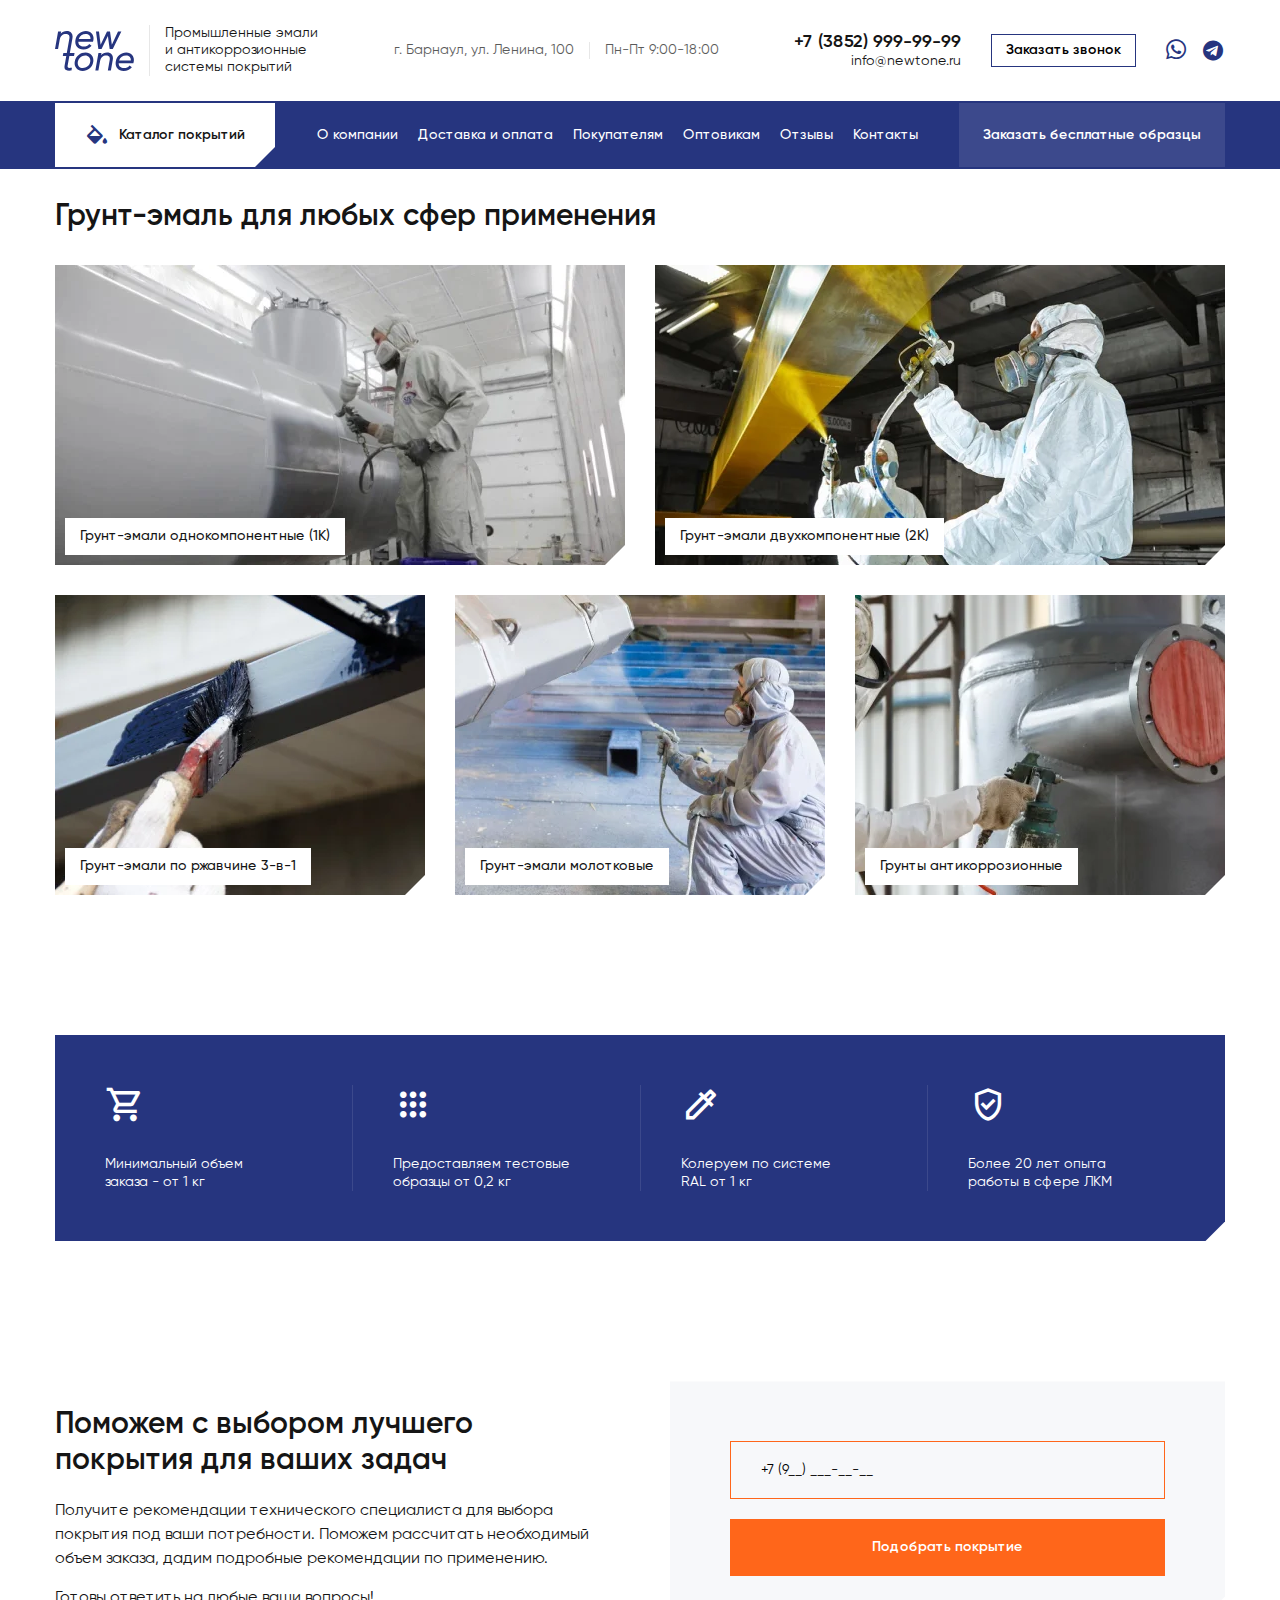
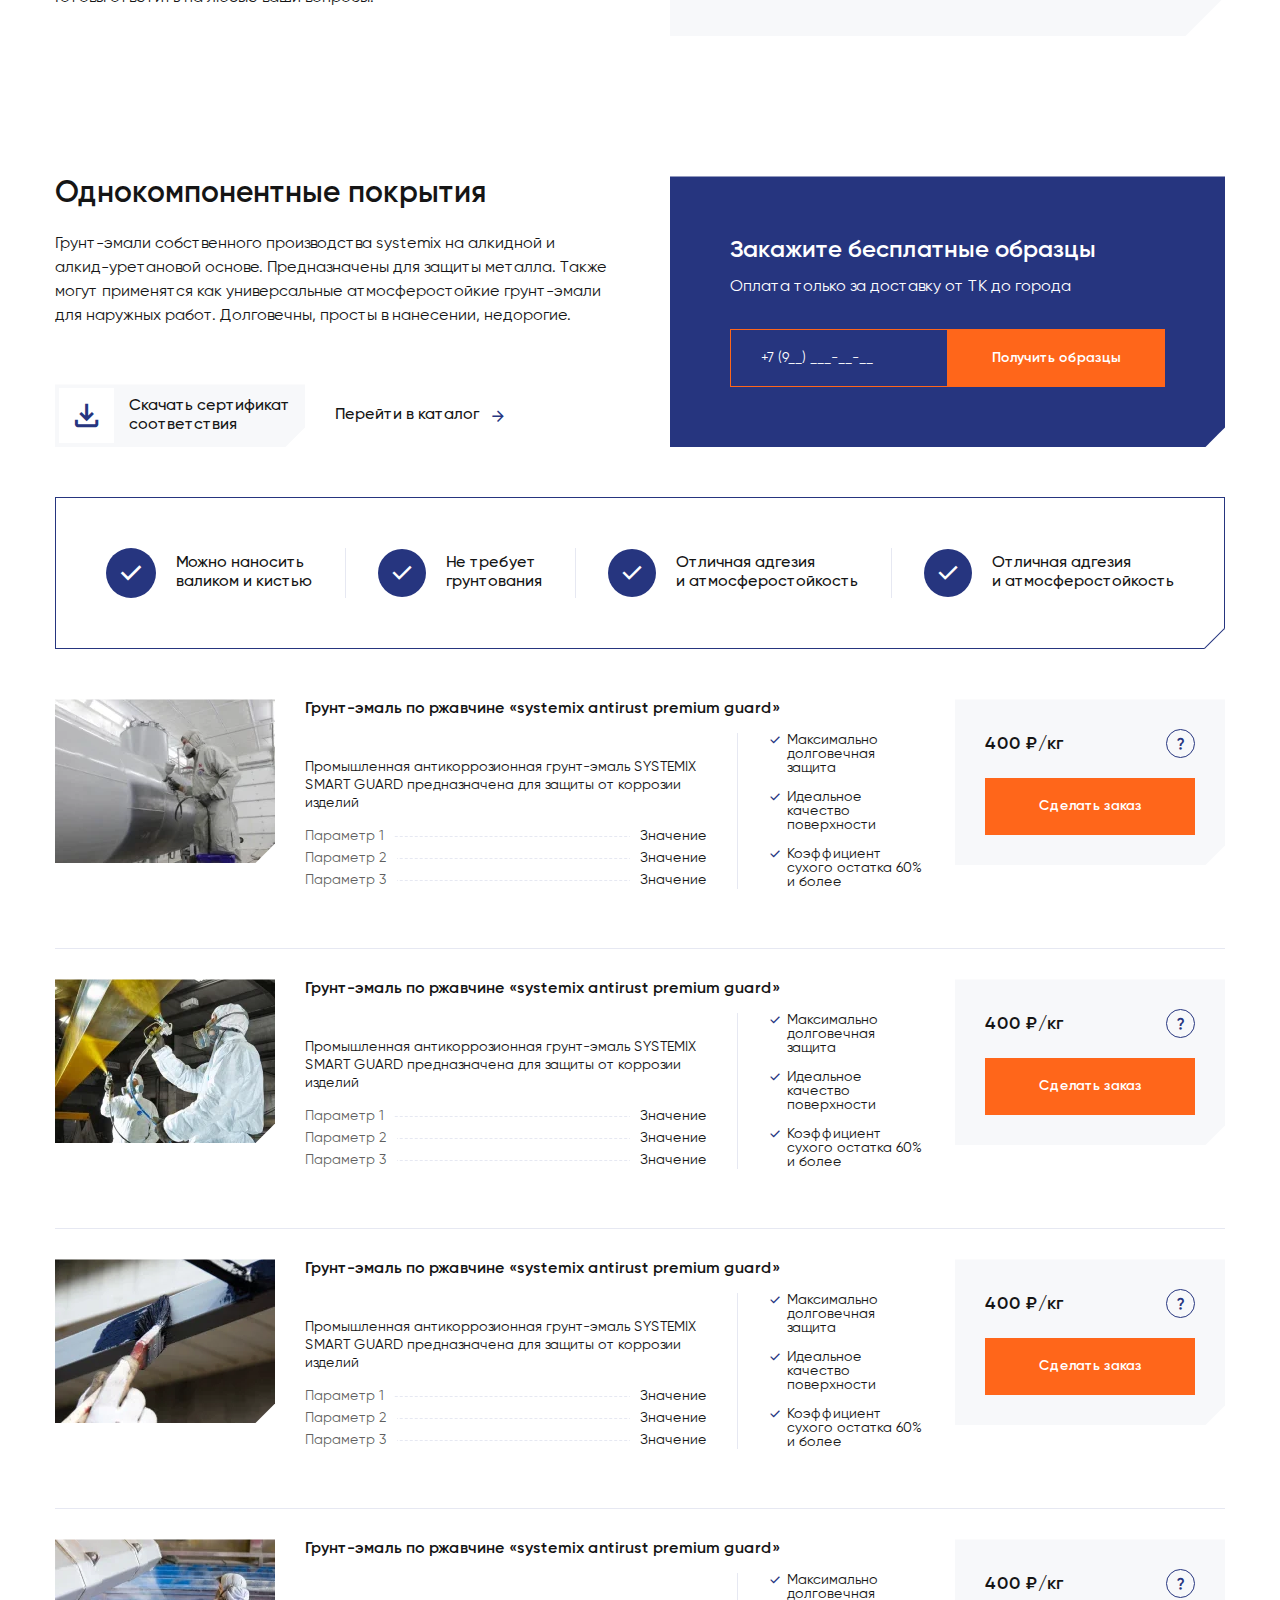
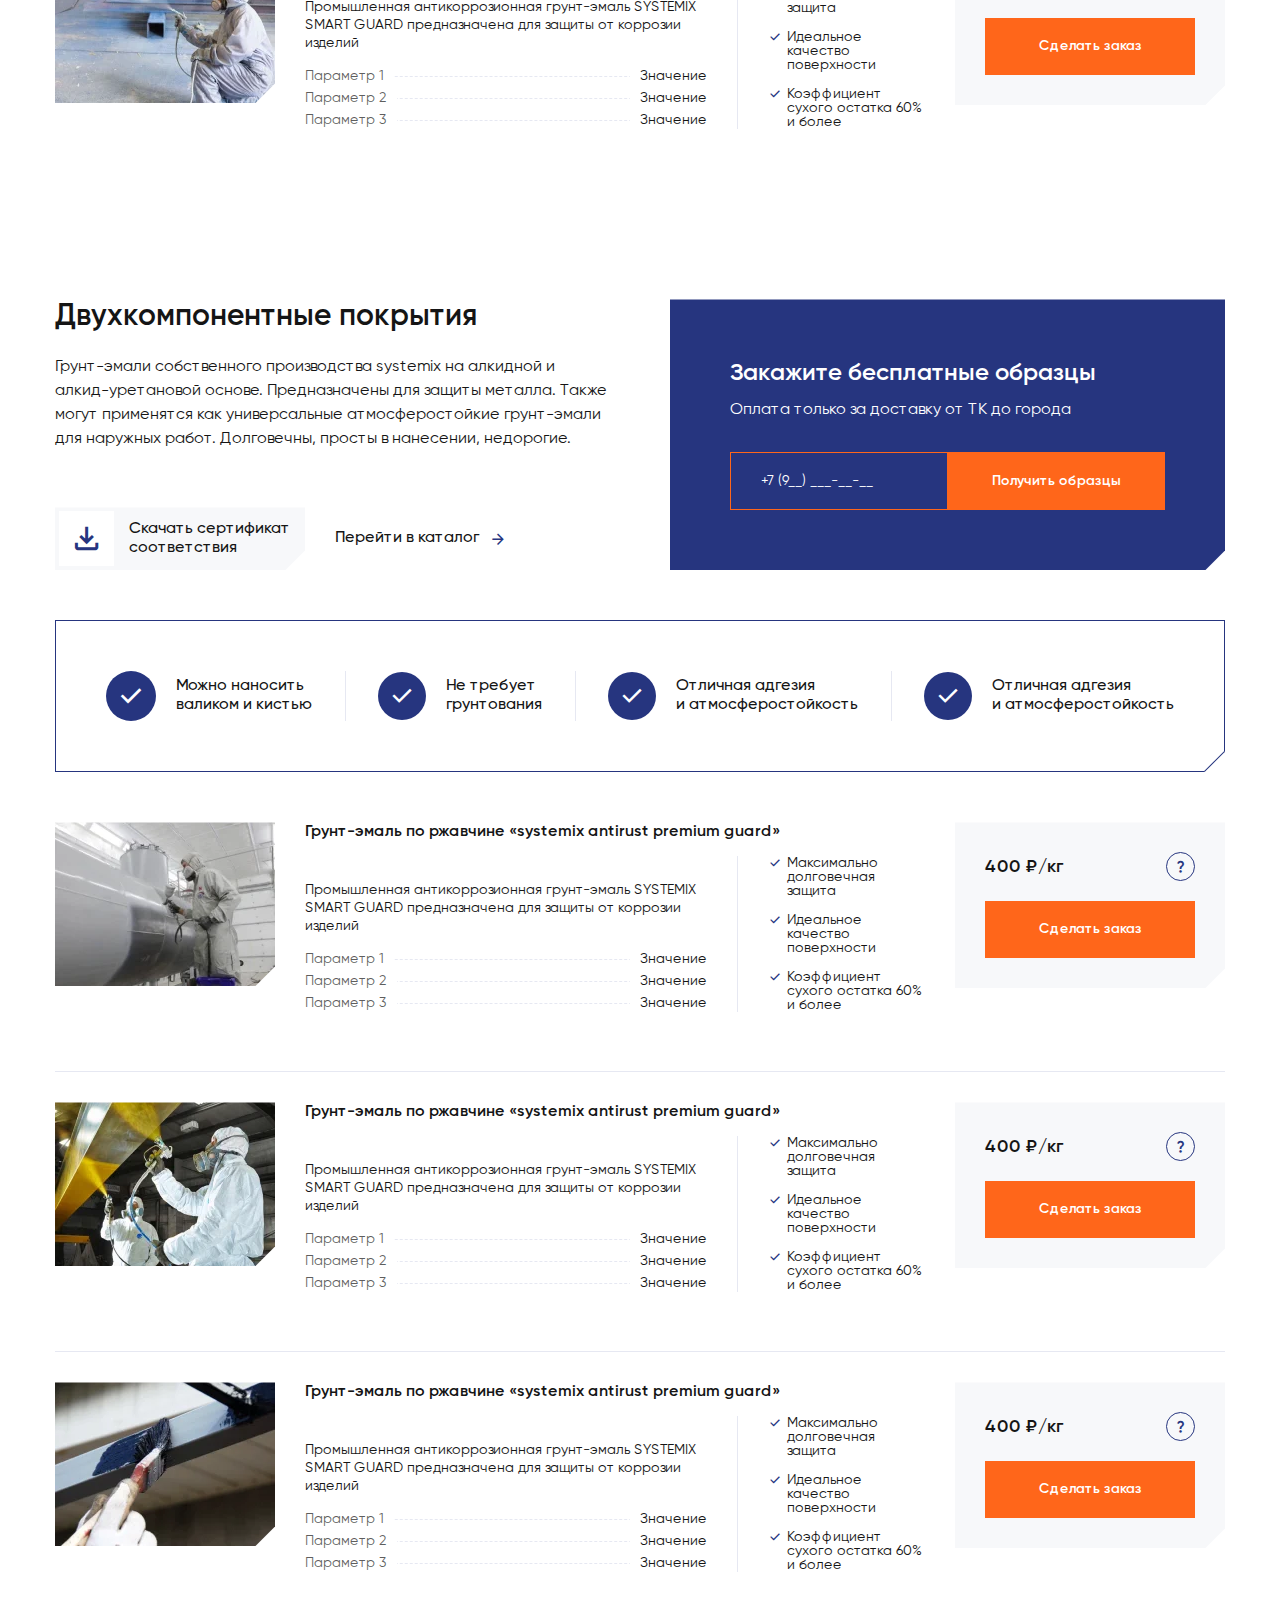
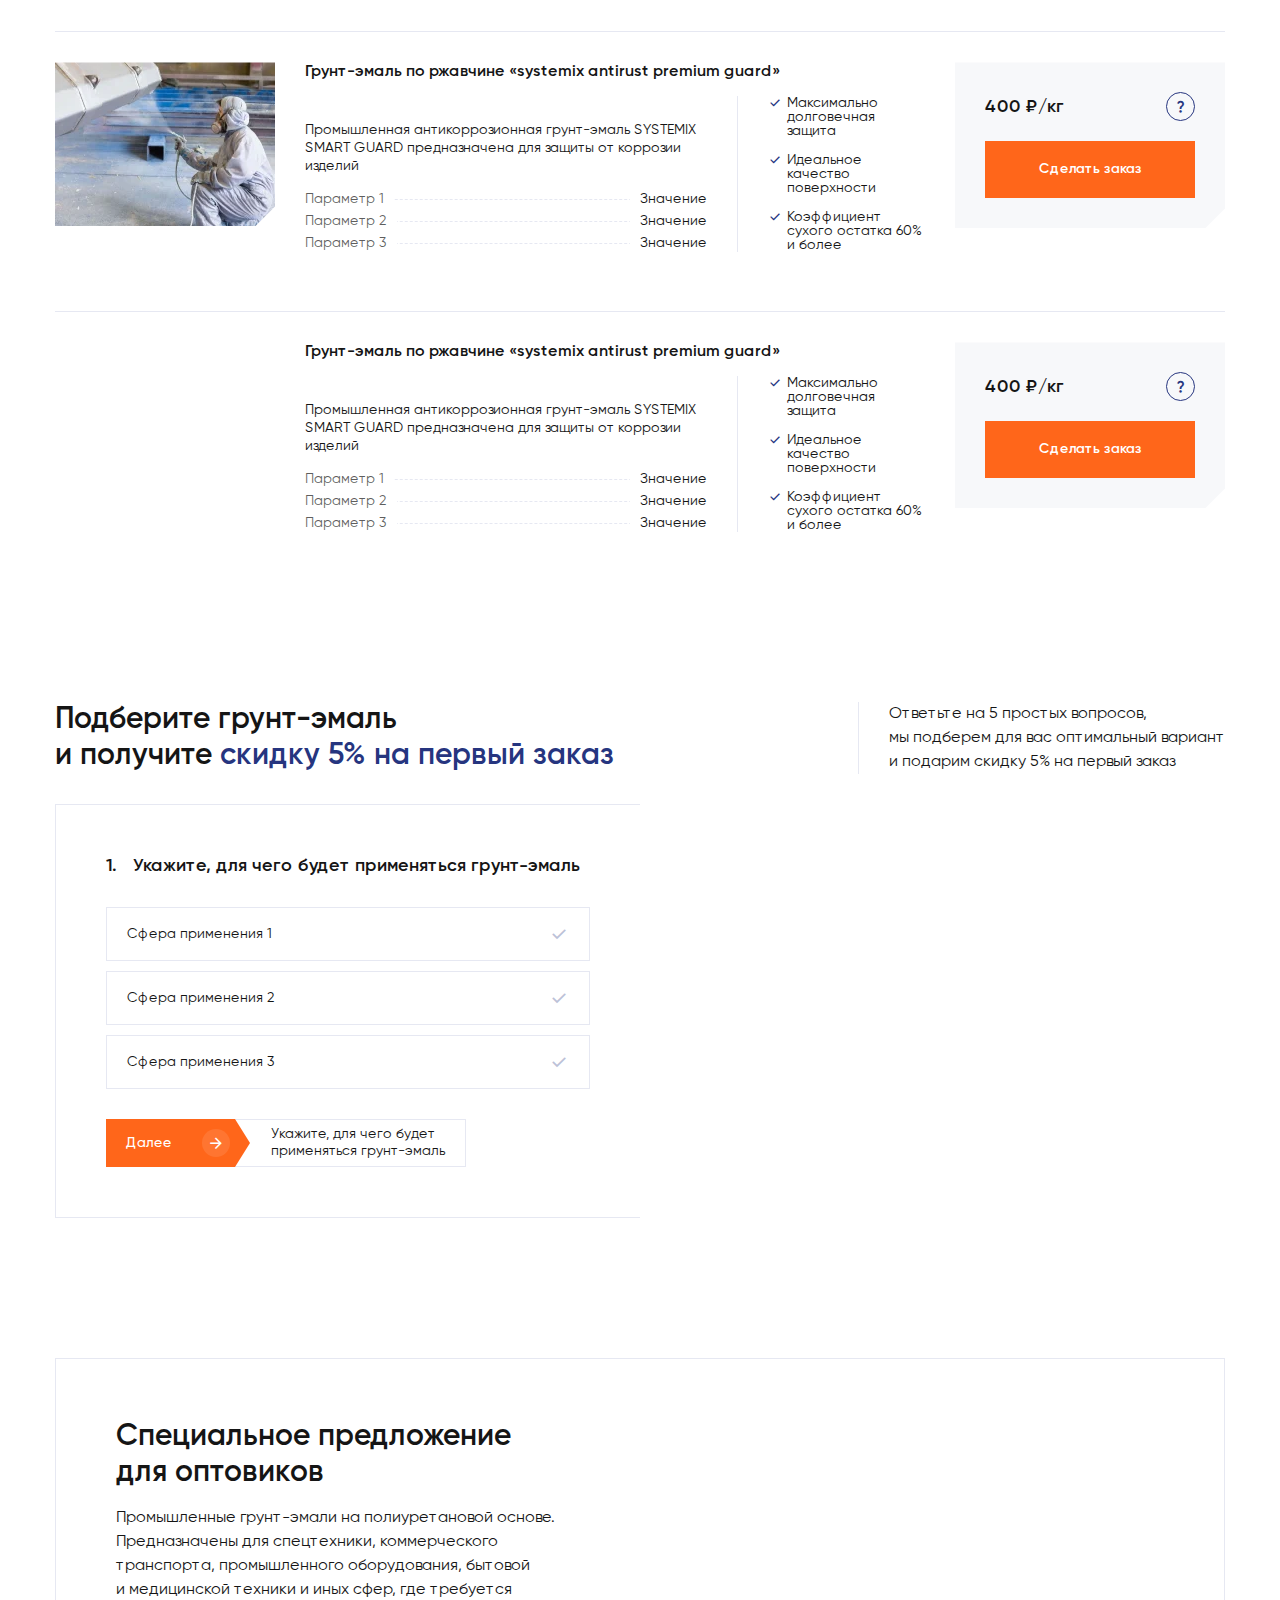
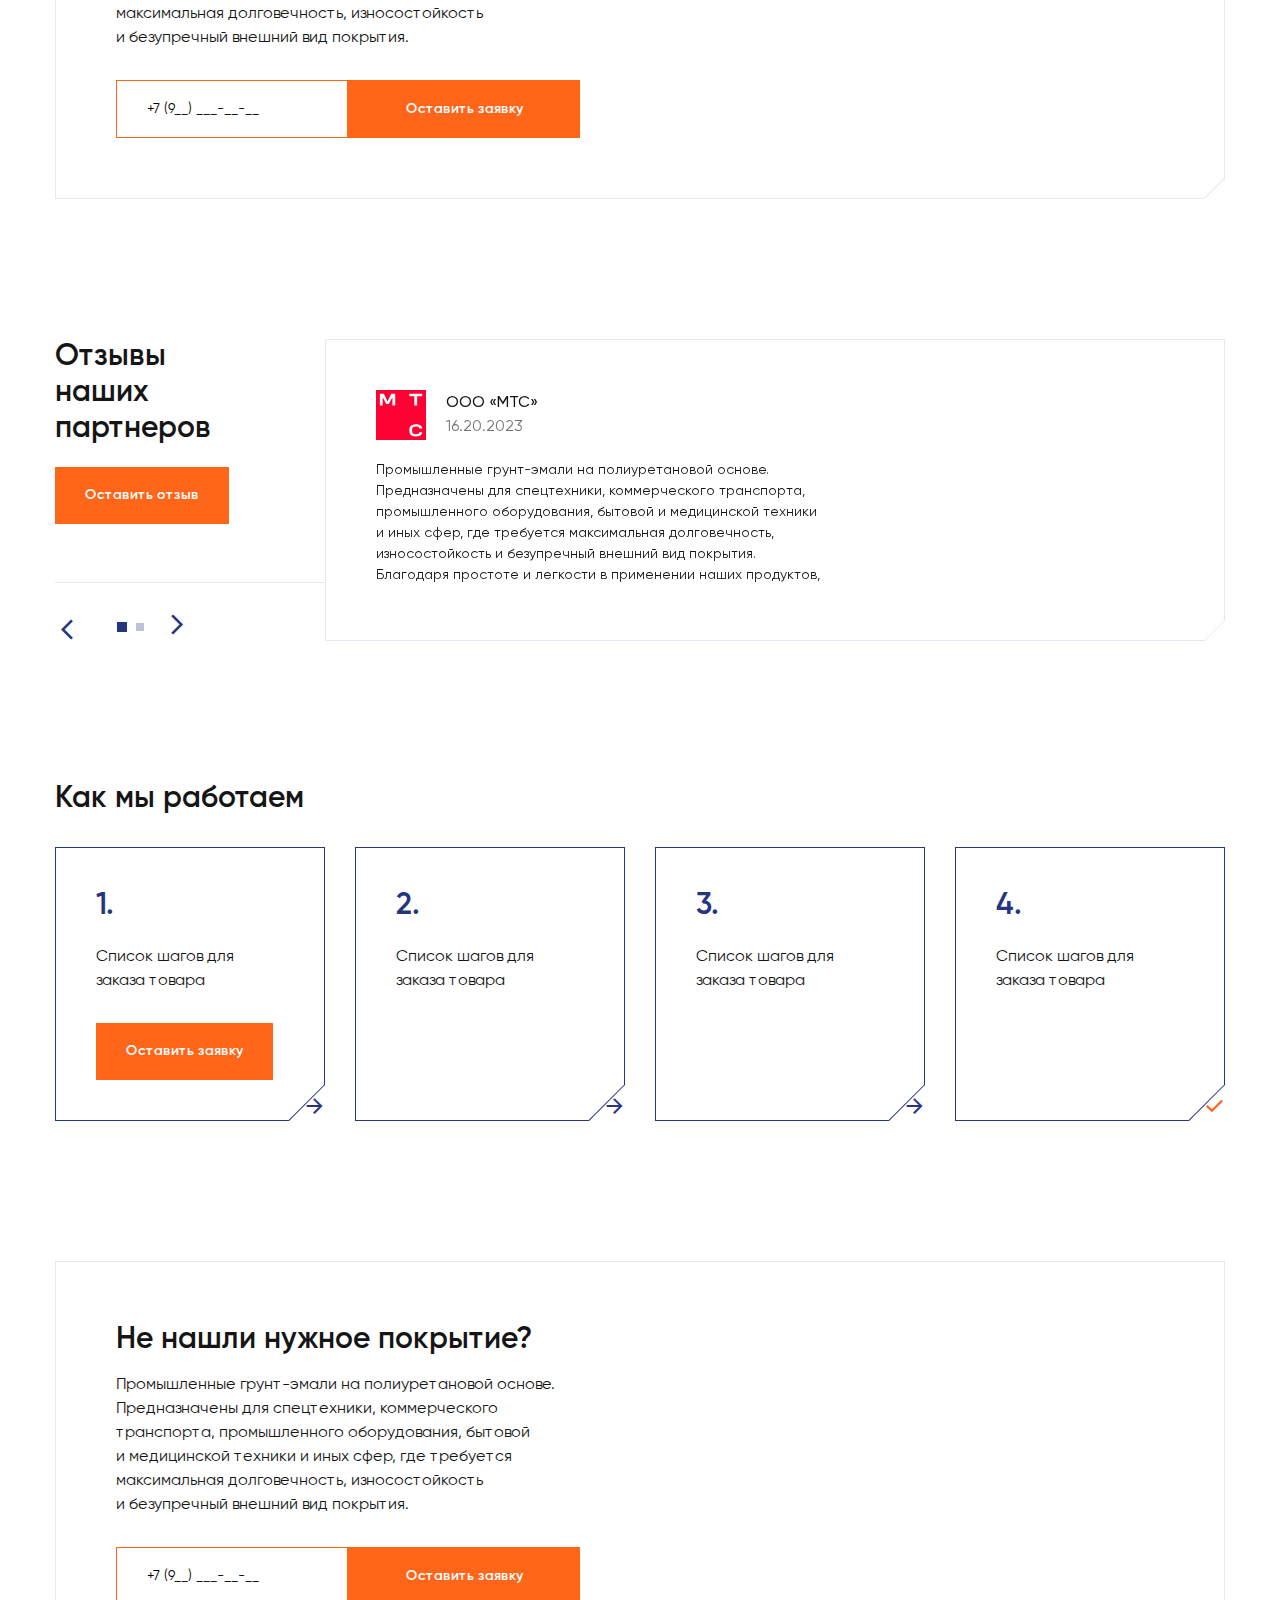
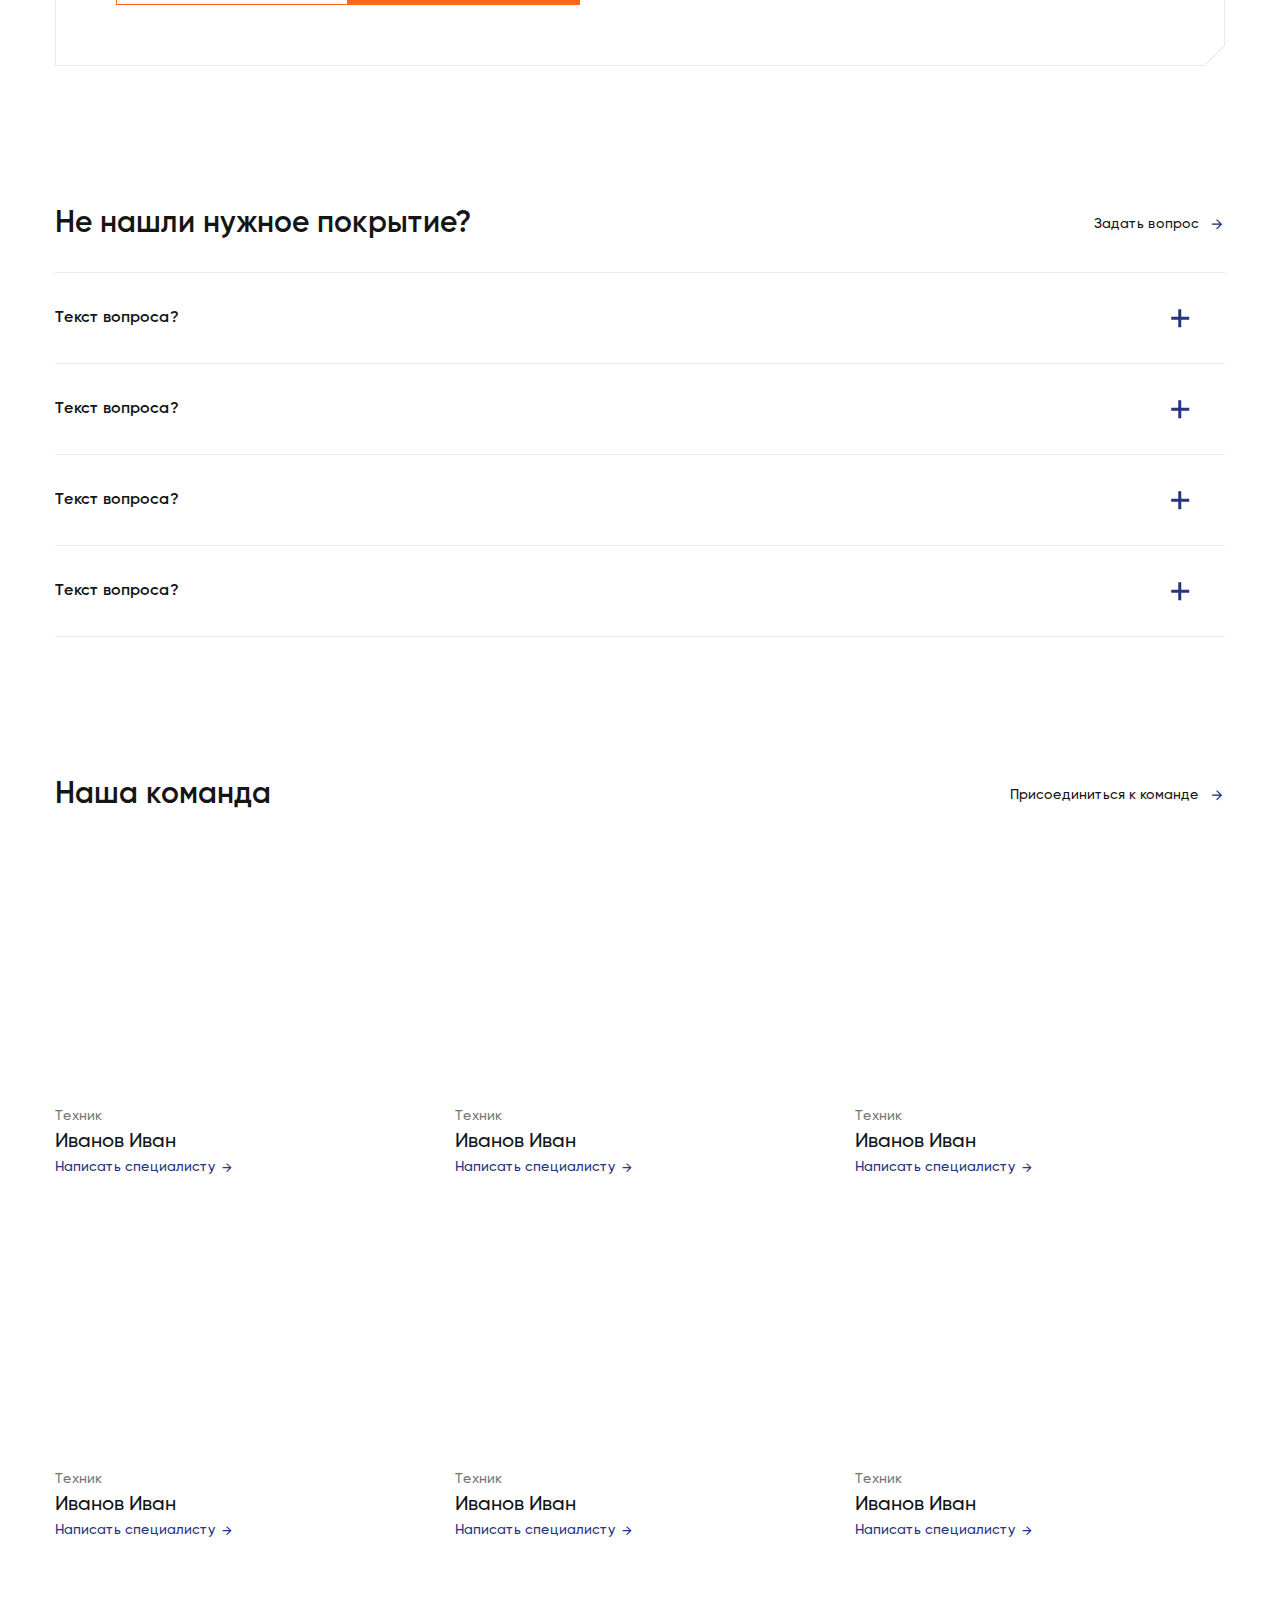
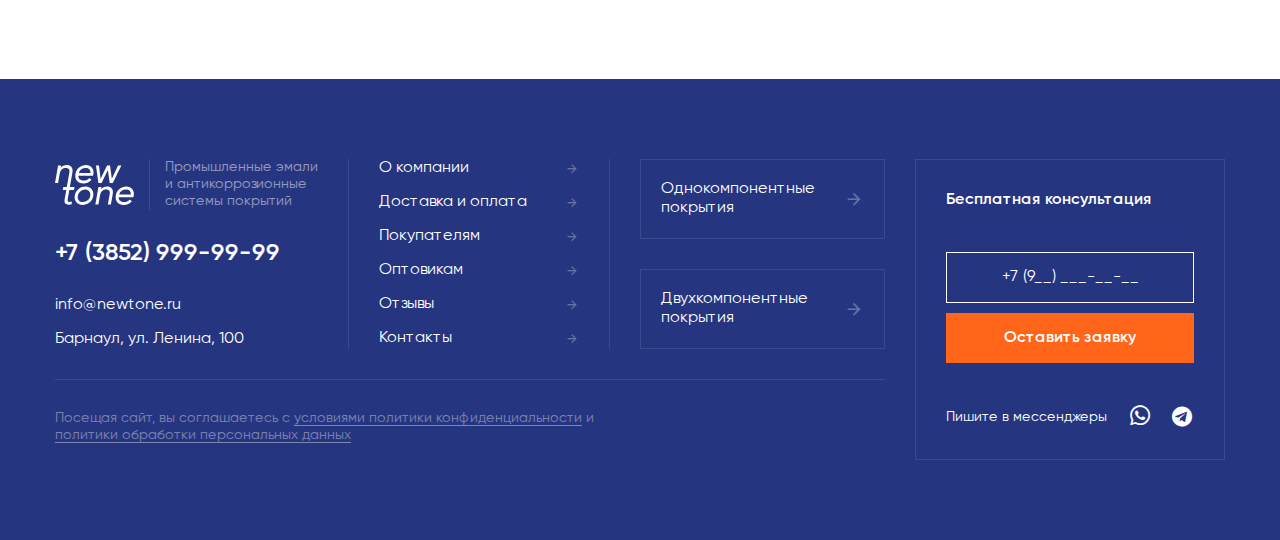
<file: index.html>
<!DOCTYPE html>
<!--old-->
<html lang="ru-RU">
  <head>
    <meta charset="UTF-8">
    <meta name="viewport" content="width=device-width, initial-scale=1.0">
    <link rel="preload" href="themes/engine/css/boots.css" as="style">
    <link rel="preload" href="themes/engine/css/main.css" as="style">
    <link rel="preload" href="themes/engine/css/libs.css" as="style">
    <link rel="preload" href="themes/engine/fonts/Gilroy-Regular/Gilroy-Regular.woff2" as="font" type="font/woff2" crossorigin>
    <link rel="stylesheet" href="themes/engine/css/boots.css">
    <link rel="stylesheet" href="themes/engine/css/main.css">
    <link rel="stylesheet" href="themes/engine/css/libs.css">
    <title>Промышленные эмали и антикоррозионные системы покрытий</title>
  </head>
  <body>
    <header class="header">
      <div class="header__top py-25">
        <div class="container">
          <div class="header__top-wrapper d-flex align-items-center justify-content-between"><a class="header__logo d-flex align-items-center gap-15" href="index.html"><img class="header__logo-img" src="images/logo.svg" alt="Логотип компании">
              <div class="line line-black d-none d-md-block"></div>
              <div class="header__logo-title fs-14 d-none d-md-block">Промышленные эмали <br> и антикоррозионные <br> системы покрытий</div></a>
            <div class="header__address d-none d-md-flex gap-15">
              <div class="fs-14 lh-1_2 o-0_7">г. Барнаул, ул. Ленина, 100</div>
              <div class="line line-black"></div>
              <div class="fs-14 lh-1_2 o-0_7">Пн-Пт 9:00-18:00</div>
            </div>
            <div class="header__feedback d-flex align-items-center gap-30">
              <div class="d-flex flex-column align-items-end"><a class="fs-16 fs-xl-18 fw-sb" href="tel:+738529999999">+7 (3852) 999-99-99</a><a class="fs-xl-14 fs-14" href="mailto:info@newtone.ru">info@newtone.ru</a></div>
              <button class="btn btn-empty px-15 py-8 d-none d-md-block" data-bs-toggle="modal" data-bs-target=".modal-call">Заказать звонок</button>
              <div class="d-xl-flex d-none gap-15"><a class="d-flex header__social" href="#"><i class="icon whatsapp fs-20" title="Читать нас в WhatsApp"> </i></a><a class="d-flex header__social" href="#"><i class="icon telegram fs-24" title="Читать нас в Телеграмм"> </i></a>
              </div>
            </div>
          </div>
        </div>
      </div>
      <div class="header__bot bg-main py-2">
        <div class="container">
          <div class="header__bot-wrapper d-flex align-items-center justify-content-between"><a class="header__catalog btn btn-white d-flex align-items-center gap-10" href="catalog.html"><i class="icon colors fs-24 d-none d-xl-block"></i><span>Каталог покрытий</span></a>
            <nav class="header__nav d-none d-md-block">
              <ul class="list-unstyled m-0 p-0 d-flex gap-20">
                <li><a class="fs-14 fw-md" href="about.html">О компании</a></li>
                <li><a class="fs-14 fw-md" href="content.html">Доставка и оплата</a></li>
                <li><a class="fs-14 fw-md" href="content.html">Покупателям</a></li>
                <li><a class="fs-14 fw-md" href="content.html">Оптовикам</a></li>
                <li><a class="fs-14 fw-md" href="reviews.html">Отзывы</a></li>
                <li><a class="fs-14 fw-md" href="contact.html">Контакты</a></li>
              </ul>
            </nav>
            <button class="btn header__free" data-bs-toggle="modal" data-bs-target=".modal-samples"><span class="d-none d-xl-block">Заказать бесплатные образцы</span><span class="d-xl-none">бесплатные образцы                                 </span></button>
          </div>
        </div>
      </div>
    </header>
    <main>
      <section class="application">
        <div class="container">
          <h1 class="fs-24 fs-xl-30 fw-sb mb-20 mb-xl-30">Грунт-эмаль для любых сфер применения</h1>
          <div class="application__grid"><a class="application__item-big application__item position-relative" href="chapter.html">
              <div class="application__item-img">
                <picture>
                  <source srcset="images/application/1.webp" type="image/webp"><img src="images/application/1.jpg" alt="Грунт-эмали однокомпонентные (1К)" loading="lazy">
                </picture>
              </div>
              <div class="application__item-title position-absolute px-10 px-xl-15 py-5 py-xl-10 fs-14 fw-md">Грунт-эмали однокомпонентные (1К)</div></a><a class="application__item-big application__item position-relative" href="chapter.html">
              <div class="application__item-img">
                <picture>
                  <source srcset="images/application/2.webp" type="image/webp"><img src="images/application/2.jpg" alt="Грунт-эмали двухкомпонентные (2К)" loading="lazy">
                </picture>
              </div>
              <div class="application__item-title position-absolute px-10 px-xl-15 py-5 py-xl-10 fs-14 fw-md">Грунт-эмали двухкомпонентные (2К)</div></a><a class="application__item position-relative" href="chapter.html">
              <div class="application__item-img">
                <picture>
                  <source srcset="images/application/3.webp" type="image/webp"><img src="images/application/3.jpg" alt="Грунт-эмали по ржавчине 3-в-1" loading="lazy">
                </picture>
              </div>
              <div class="application__item-title position-absolute px-10 px-xl-15 py-5 py-xl-10 fs-14 fw-md">Грунт-эмали по ржавчине 3-в-1</div></a><a class="application__item position-relative" href="chapter.html">
              <div class="application__item-img">
                <picture>
                  <source srcset="images/application/4.webp" type="image/webp"><img src="images/application/4.jpg" alt="Грунт-эмали молотковые" loading="lazy">
                </picture>
              </div>
              <div class="application__item-title position-absolute px-10 px-xl-15 py-5 py-xl-10 fs-14 fw-md">Грунт-эмали молотковые</div></a><a class="application__item position-relative" href="chapter.html">
              <div class="application__item-img">
                <picture>
                  <source srcset="images/application/5.webp" type="image/webp"><img src="images/application/5.jpg" alt="Грунты антикоррозионные" loading="lazy">
                </picture>
              </div>
              <div class="application__item-title position-absolute px-10 px-xl-15 py-5 py-xl-10 fs-14 fw-md">Грунты антикоррозионные</div></a>
          </div>
        </div>
      </section>
      <section class="advantages">
        <div class="container">
          <div class="advantages__grid bg-main p-20 p-md-30 p-xl-50">
            <div class="advantages__item d-flex flex-column align-items-start gap-15 gap-xl-30 text-white"><i class="icon fs-30 fs-xl-40 shopping_cart"></i>
              <div class="fs-14 lh-1_3 fs-md">Минимальный объем <br> заказа - от 1 кг</div>
            </div>
            <div class="line line-white"></div>
            <div class="advantages__item d-flex flex-column align-items-start gap-15 gap-xl-30 text-white"><i class="icon fs-30 fs-xl-40 apps"></i>
              <div class="fs-14 lh-1_3 fs-md">Предоставляем тестовые <br> образцы от 0,2 кг</div>
            </div>
            <div class="line line-white d-none d-xl-block"> </div>
            <div class="advantages__item d-flex flex-column align-items-start gap-15 gap-xl-30 text-white"><i class="icon fs-30 fs-xl-40 colorize"></i>
              <div class="fs-14 lh-1_3 fs-md">Колеруем по системе <br> RAL от 1 кг</div>
            </div>
            <div class="line line-white"> </div>
            <div class="advantages__item d-flex flex-column align-items-start gap-15 gap-xl-30 text-white"><i class="icon fs-30 fs-xl-40 verified_user"></i>
              <div class="fs-14 lh-1_3 fs-md">Более 20 лет опыта <br> работы в сфере ЛКМ</div>
            </div>
          </div>
        </div>
      </section>
      <section class="feedback">
        <div class="container">
          <div class="feedback__grid">
            <div class="feedback__desc d-flex flex-column gap-20">
              <h2 class="fs-18 fs-md-24 fs-xl-30 fw-sb mb-0">Поможем с выбором лучшего покрытия для ваших задач</h2>
              <div class="content">
                <p>Получите рекомендации технического специалиста для выбора покрытия под ваши потребности. Поможем рассчитать необходимый объем заказа, дадим подробные рекомендации по применению.</p>
                <p>Готовы ответить на любые ваши вопросы!</p>
              </div>
            </div>
            <div class="feedback__form bg-light p-20 p-md-40 p-xl-60">
              <form class="d-flex flex-column gap-20" name="form_help" autocomplete="off">
                <input class="main-input" type="tel" placeholder="+7 (9__) ___-__-__" required>
                <button class="btn btn-main">Подобрать покрытие</button>
              </form>
            </div>
          </div>
        </div>
      </section>
      <section class="mainChapter">
        <div class="container">
          <div class="mainChapter__wrapper d-flex flex-column gap-50">
            <div class="mainChapter__feedback">
              <div class="mainChapter__feedback-desc d-flex flex-column justify-content-between gap-20">
                <div class="d-flex flex-column gap-20">
                  <h2 class="fs-24 fs-xl-30 fw-sb mb-0">Однокомпонентные покрытия</h2>
                  <div class="content">
                    <p>Грунт-эмали собственного производства systemix на алкидной и алкид-уретановой основе. Предназначены для защиты металла. Также могут применятся как универсальные атмосферостойкие грунт-эмали для наружных работ. Долговечны, просты в нанесении, недорогие.</p>
                  </div>
                </div>
                <div class="d-flex flex-wrap align-items-center gap-20 gap-xl-30"><a class="mainChapter__feedback-download d-flex align-items-center gap-15" href="#"><i class="icon download fs-35 p-10"></i><span class="fs-16 fw-md">Скачать сертификат <br> соответствия</span></a><a class="btn btn-inline d-flex align-items-center gap-10" href="catalog.html"><span class="fs-16 fw-md">Перейти в каталог</span><i class="icon arrow_forward fs-18"></i></a></div>
              </div>
              <div class="mainChapter__feedback-form bg-main p-20 p-md-40 p-xl-60 d-flex flex-column gap-20 gap-xl-30 text-white justify-content-between">
                <div class="d-flex flex-column gap-10">
                  <div class="fs-18 fs-md-24 fw-sb">Закажите бесплатные образцы</div>
                  <div class="content">
                    <p>Оплата только за доставку от ТК до города</p>
                  </div>
                </div>
                <form class="form-concat" name="form_samples-1" autocomplete="off">
                  <input class="main-input text-white" type="tel" placeholder="+7 (9__) ___-__-__" required>
                  <button class="btn btn-main">Получить образцы</button>
                </form>
              </div>
            </div>
            <div class="mainChapter__info">
              <div class="mainChapter__info-grid p-20 p-md-30 p-xl-50">
                <div class="mainChapter__info-item d-flex gap-20">
                  <div class="d-flex rounded-circle p-10 bg-main"><i class="icon check fs-30 text-white"></i></div><span class="fs-16 fw-md">Можно наносить <br> валиком и кистью</span>
                </div>
                <div class="line line-light d-none d-md-block"></div>
                <div class="mainChapter__info-item d-flex gap-20">
                  <div class="d-flex rounded-circle p-10 bg-main"><i class="icon check fs-3 text-white"></i></div><span class="fs-16 fw-md">Не требует <br> грунтования</span>
                </div>
                <div class="line line-light d-none d-md-block"></div>
                <div class="mainChapter__info-item d-flex gap-20">
                  <div class="d-flex rounded-circle p-10 bg-main"><i class="icon check fs-3 text-white"></i></div><span class="fs-16 fw-md">Отличная адгезия <br> и атмосферостойкость</span>
                </div>
                <div class="line line-light d-none d-md-block"></div>
                <div class="mainChapter__info-item d-flex gap-20">
                  <div class="d-flex rounded-circle p-10 bg-main"><i class="icon check fs-3 text-white"></i></div><span class="fs-16 fw-md">Отличная адгезия <br> и атмосферостойкость</span>
                </div>
              </div>
            </div>
            <div class="mainChapter__products">
              <div class="product-item"><a class="product-item__img" href="product.html">
                  <picture>
                    <source srcset="images/product_min/1.webp" type="image/webp"><img src="images/product_min/1.jpg" alt="Грунт-эмаль по ржавчине «systemix antirust premium guard»" loading="lazy">
                  </picture></a>
                <div class="product-item__info d-flex flex-column gap-10 gap-xl-14"><a class="product-item__title fs-16 fw-sb" href="product.html">Грунт-эмаль по ржавчине «systemix antirust premium guard»</a>
                  <div class="product-item__wrapper">
                    <div class="product-item__desc">
                      <p class="fs-14 lh-1_3">Промышленная антикоррозионная грунт-эмаль SYSTEMIX SMART GUARD предназначена для защиты от коррозии изделий</p>
                      <div class="product-item__characteristic d-flex flex-column gap-5">
                        <div class="product-item__characteristic-line"><span><span>Параметр 1</span></span><span><span>Значение</span></span></div>
                        <div class="product-item__characteristic-line"><span><span>Параметр 2</span></span><span><span>Значение</span></span></div>
                        <div class="product-item__characteristic-line"><span><span>Параметр 3</span></span><span><span>Значение</span></span></div>
                      </div>
                    </div>
                    <div class="line line-light"></div>
                    <div class="product-item__advantages d-flex flex-column gap-10 gap-xl-15">
                      <div class="product-item__advantages-item d-flex align-items-start gap-5"><i class="icon check fs-14 text-main"></i><span class="fs-14 lh-1">Максимально долговечная защита</span></div>
                      <div class="product-item__advantages-item d-flex align-items-start gap-5"><i class="icon check fs-14 text-main"></i><span class="fs-14 lh-1">Идеальное качество поверхности</span></div>
                      <div class="product-item__advantages-item d-flex align-items-start gap-5"><i class="icon check fs-14 text-main"></i><span class="fs-14 lh-1">Коэффициент сухого остатка 60% и более</span></div>
                    </div>
                  </div>
                </div>
                <div class="product-item__buy bg-light d-flex gap-20 p-20 p-md-30 justify-content-between">           
                  <div class="d-flex align-items-center justify-content-between gap-20">
                    <div class="product-item__price fs-18 fw-sb">400 <span>₽/кг</span></div>
                    <div class="product-item__hint" data-tippy-content="Дополнительная информация о товаре"><i class="icon question_mark fs-15"></i></div>
                  </div>
                  <button class="btn btn-main" data-bs-toggle="modal" data-bs-target=".modal-order">Сделать заказ</button>
                </div>
              </div>
              <div class="product-item"><a class="product-item__img" href="product.html">
                  <picture>
                    <source srcset="images/product_min/2.webp" type="image/webp"><img src="images/product_min/2.jpg" alt="Грунт-эмаль по ржавчине «systemix antirust premium guard»" loading="lazy">
                  </picture></a>
                <div class="product-item__info d-flex flex-column gap-10 gap-xl-14"><a class="product-item__title fs-16 fw-sb" href="product.html">Грунт-эмаль по ржавчине «systemix antirust premium guard»</a>
                  <div class="product-item__wrapper">
                    <div class="product-item__desc">
                      <p class="fs-14 lh-1_3">Промышленная антикоррозионная грунт-эмаль SYSTEMIX SMART GUARD предназначена для защиты от коррозии изделий</p>
                      <div class="product-item__characteristic d-flex flex-column gap-5">
                        <div class="product-item__characteristic-line"><span><span>Параметр 1</span></span><span><span>Значение</span></span></div>
                        <div class="product-item__characteristic-line"><span><span>Параметр 2</span></span><span><span>Значение</span></span></div>
                        <div class="product-item__characteristic-line"><span><span>Параметр 3</span></span><span><span>Значение</span></span></div>
                      </div>
                    </div>
                    <div class="line line-light"></div>
                    <div class="product-item__advantages d-flex flex-column gap-10 gap-xl-15">
                      <div class="product-item__advantages-item d-flex align-items-start gap-5"><i class="icon check fs-14 text-main"></i><span class="fs-14 lh-1">Максимально долговечная защита</span></div>
                      <div class="product-item__advantages-item d-flex align-items-start gap-5"><i class="icon check fs-14 text-main"></i><span class="fs-14 lh-1">Идеальное качество поверхности</span></div>
                      <div class="product-item__advantages-item d-flex align-items-start gap-5"><i class="icon check fs-14 text-main"></i><span class="fs-14 lh-1">Коэффициент сухого остатка 60% и более</span></div>
                    </div>
                  </div>
                </div>
                <div class="product-item__buy bg-light d-flex gap-20 p-20 p-md-30 justify-content-between">           
                  <div class="d-flex align-items-center justify-content-between gap-20">
                    <div class="product-item__price fs-18 fw-sb">400 <span>₽/кг</span></div>
                    <div class="product-item__hint" data-tippy-content="Дополнительная информация о товаре"><i class="icon question_mark fs-15"></i></div>
                  </div>
                  <button class="btn btn-main" data-bs-toggle="modal" data-bs-target=".modal-order">Сделать заказ</button>
                </div>
              </div>
              <div class="product-item"><a class="product-item__img" href="product.html">
                  <picture>
                    <source srcset="images/product_min/3.webp" type="image/webp"><img src="images/product_min/3.jpg" alt="Грунт-эмаль по ржавчине «systemix antirust premium guard»" loading="lazy">
                  </picture></a>
                <div class="product-item__info d-flex flex-column gap-10 gap-xl-14"><a class="product-item__title fs-16 fw-sb" href="product.html">Грунт-эмаль по ржавчине «systemix antirust premium guard»</a>
                  <div class="product-item__wrapper">
                    <div class="product-item__desc">
                      <p class="fs-14 lh-1_3">Промышленная антикоррозионная грунт-эмаль SYSTEMIX SMART GUARD предназначена для защиты от коррозии изделий</p>
                      <div class="product-item__characteristic d-flex flex-column gap-5">
                        <div class="product-item__characteristic-line"><span><span>Параметр 1</span></span><span><span>Значение</span></span></div>
                        <div class="product-item__characteristic-line"><span><span>Параметр 2</span></span><span><span>Значение</span></span></div>
                        <div class="product-item__characteristic-line"><span><span>Параметр 3</span></span><span><span>Значение</span></span></div>
                      </div>
                    </div>
                    <div class="line line-light"></div>
                    <div class="product-item__advantages d-flex flex-column gap-10 gap-xl-15">
                      <div class="product-item__advantages-item d-flex align-items-start gap-5"><i class="icon check fs-14 text-main"></i><span class="fs-14 lh-1">Максимально долговечная защита</span></div>
                      <div class="product-item__advantages-item d-flex align-items-start gap-5"><i class="icon check fs-14 text-main"></i><span class="fs-14 lh-1">Идеальное качество поверхности</span></div>
                      <div class="product-item__advantages-item d-flex align-items-start gap-5"><i class="icon check fs-14 text-main"></i><span class="fs-14 lh-1">Коэффициент сухого остатка 60% и более</span></div>
                    </div>
                  </div>
                </div>
                <div class="product-item__buy bg-light d-flex gap-20 p-20 p-md-30 justify-content-between">           
                  <div class="d-flex align-items-center justify-content-between gap-20">
                    <div class="product-item__price fs-18 fw-sb">400 <span>₽/кг</span></div>
                    <div class="product-item__hint" data-tippy-content="Дополнительная информация о товаре"><i class="icon question_mark fs-15"></i></div>
                  </div>
                  <button class="btn btn-main" data-bs-toggle="modal" data-bs-target=".modal-order">Сделать заказ</button>
                </div>
              </div>
              <div class="product-item"><a class="product-item__img" href="product.html">
                  <picture>
                    <source srcset="images/product_min/4.webp" type="image/webp"><img src="images/product_min/4.jpg" alt="Грунт-эмаль по ржавчине «systemix antirust premium guard»" loading="lazy">
                  </picture></a>
                <div class="product-item__info d-flex flex-column gap-10 gap-xl-14"><a class="product-item__title fs-16 fw-sb" href="product.html">Грунт-эмаль по ржавчине «systemix antirust premium guard»</a>
                  <div class="product-item__wrapper">
                    <div class="product-item__desc">
                      <p class="fs-14 lh-1_3">Промышленная антикоррозионная грунт-эмаль SYSTEMIX SMART GUARD предназначена для защиты от коррозии изделий</p>
                      <div class="product-item__characteristic d-flex flex-column gap-5">
                        <div class="product-item__characteristic-line"><span><span>Параметр 1</span></span><span><span>Значение</span></span></div>
                        <div class="product-item__characteristic-line"><span><span>Параметр 2</span></span><span><span>Значение</span></span></div>
                        <div class="product-item__characteristic-line"><span><span>Параметр 3</span></span><span><span>Значение</span></span></div>
                      </div>
                    </div>
                    <div class="line line-light"></div>
                    <div class="product-item__advantages d-flex flex-column gap-10 gap-xl-15">
                      <div class="product-item__advantages-item d-flex align-items-start gap-5"><i class="icon check fs-14 text-main"></i><span class="fs-14 lh-1">Максимально долговечная защита</span></div>
                      <div class="product-item__advantages-item d-flex align-items-start gap-5"><i class="icon check fs-14 text-main"></i><span class="fs-14 lh-1">Идеальное качество поверхности</span></div>
                      <div class="product-item__advantages-item d-flex align-items-start gap-5"><i class="icon check fs-14 text-main"></i><span class="fs-14 lh-1">Коэффициент сухого остатка 60% и более</span></div>
                    </div>
                  </div>
                </div>
                <div class="product-item__buy bg-light d-flex gap-20 p-20 p-md-30 justify-content-between">           
                  <div class="d-flex align-items-center justify-content-between gap-20">
                    <div class="product-item__price fs-18 fw-sb">400 <span>₽/кг</span></div>
                    <div class="product-item__hint" data-tippy-content="Дополнительная информация о товаре"><i class="icon question_mark fs-15"></i></div>
                  </div>
                  <button class="btn btn-main" data-bs-toggle="modal" data-bs-target=".modal-order">Сделать заказ</button>
                </div>
              </div>
            </div>
          </div>
        </div>
      </section>
      <section class="mainChapter">
        <div class="container">
          <div class="mainChapter__wrapper d-flex flex-column gap-50">
            <div class="mainChapter__feedback">
              <div class="mainChapter__feedback-desc d-flex flex-column justify-content-between">
                <div class="d-flex flex-column gap-20">
                  <h2 class="fs-24 fs-xl-30 fw-sb mb-0">Двухкомпонентные покрытия</h2>
                  <div class="content">
                    <p>Грунт-эмали собственного производства systemix на алкидной и алкид-уретановой основе. Предназначены для защиты металла. Также могут применятся как универсальные атмосферостойкие грунт-эмали для наружных работ. Долговечны, просты в нанесении, недорогие.</p>
                  </div>
                </div>
                <div class="d-flex flex-wrap align-items-center gap-20 gap-xl-30"><a class="mainChapter__feedback-download d-flex align-items-center gap-15" href="#"><i class="icon download fs-35 p-10"></i><span class="fs-16 fw-md">Скачать сертификат <br> соответствия</span></a><a class="btn btn-inline d-flex align-items-center gap-10" href="catalog.html"><span class="fs-16 fw-md">Перейти в каталог</span><i class="icon arrow_forward fs-18"></i></a></div>
              </div>
              <div class="mainChapter__feedback-form bg-main p-20 p-md-40 p-xl-60 d-flex flex-column gap-20 gap-xl-30 text-white justify-content-between">
                <div class="d-flex flex-column gap-10">
                  <div class="fs-18 fs-md-24 fw-sb">Закажите бесплатные образцы</div>
                  <div class="content">
                    <p>Оплата только за доставку от ТК до города</p>
                  </div>
                </div>
                <form class="form-concat" name="form_samples-2" autocomplete="off">
                  <input class="main-input text-white" type="tel" placeholder="+7 (9__) ___-__-__" required>
                  <button class="btn btn-main">Получить образцы</button>
                </form>
              </div>
            </div>
            <div class="mainChapter__info">
              <div class="mainChapter__info-grid p-20 p-md-30 p-xl-50">
                <div class="mainChapter__info-item d-flex gap-20">
                  <div class="d-flex rounded-circle p-10 bg-main"><i class="icon check fs-30 text-white"></i></div><span class="fs-16 fw-md">Можно наносить <br> валиком и кистью</span>
                </div>
                <div class="line line-light d-none d-md-block"></div>
                <div class="mainChapter__info-item d-flex gap-20">
                  <div class="d-flex rounded-circle p-10 bg-main"><i class="icon check fs-3 text-white"></i></div><span class="fs-16 fw-md">Не требует <br> грунтования</span>
                </div>
                <div class="line line-light d-none d-md-block"></div>
                <div class="mainChapter__info-item d-flex gap-20">
                  <div class="d-flex rounded-circle p-10 bg-main"><i class="icon check fs-3 text-white"></i></div><span class="fs-16 fw-md">Отличная адгезия <br> и атмосферостойкость</span>
                </div>
                <div class="line line-light d-none d-md-block"></div>
                <div class="mainChapter__info-item d-flex gap-20">
                  <div class="d-flex rounded-circle p-10 bg-main"><i class="icon check fs-3 text-white"></i></div><span class="fs-16 fw-md">Отличная адгезия <br> и атмосферостойкость</span>
                </div>
              </div>
            </div>
            <div class="mainChapter__products">
              <div class="product-item"><a class="product-item__img" href="product.html">
                  <picture>
                    <source srcset="images/product_min/1.webp" type="image/webp"><img src="images/product_min/1.jpg" alt="Грунт-эмаль по ржавчине «systemix antirust premium guard»" loading="lazy">
                  </picture></a>
                <div class="product-item__info d-flex flex-column gap-10 gap-xl-14"><a class="product-item__title fs-16 fw-sb" href="product.html">Грунт-эмаль по ржавчине «systemix antirust premium guard»</a>
                  <div class="product-item__wrapper">
                    <div class="product-item__desc">
                      <p class="fs-14 lh-1_3">Промышленная антикоррозионная грунт-эмаль SYSTEMIX SMART GUARD предназначена для защиты от коррозии изделий</p>
                      <div class="product-item__characteristic d-flex flex-column gap-5">
                        <div class="product-item__characteristic-line"><span><span>Параметр 1</span></span><span><span>Значение</span></span></div>
                        <div class="product-item__characteristic-line"><span><span>Параметр 2</span></span><span><span>Значение</span></span></div>
                        <div class="product-item__characteristic-line"><span><span>Параметр 3</span></span><span><span>Значение</span></span></div>
                      </div>
                    </div>
                    <div class="line line-light"></div>
                    <div class="product-item__advantages d-flex flex-column gap-10 gap-xl-15">
                      <div class="product-item__advantages-item d-flex align-items-start gap-5"><i class="icon check fs-14 text-main"></i><span class="fs-14 lh-1">Максимально долговечная защита</span></div>
                      <div class="product-item__advantages-item d-flex align-items-start gap-5"><i class="icon check fs-14 text-main"></i><span class="fs-14 lh-1">Идеальное качество поверхности</span></div>
                      <div class="product-item__advantages-item d-flex align-items-start gap-5"><i class="icon check fs-14 text-main"></i><span class="fs-14 lh-1">Коэффициент сухого остатка 60% и более</span></div>
                    </div>
                  </div>
                </div>
                <div class="product-item__buy bg-light d-flex gap-20 p-20 p-md-30 justify-content-between">           
                  <div class="d-flex align-items-center justify-content-between gap-20">
                    <div class="product-item__price fs-18 fw-sb">400 <span>₽/кг</span></div>
                    <div class="product-item__hint" data-tippy-content="Дополнительная информация о товаре"><i class="icon question_mark fs-15"></i></div>
                  </div>
                  <button class="btn btn-main" data-bs-toggle="modal" data-bs-target=".modal-order">Сделать заказ</button>
                </div>
              </div>
              <div class="product-item"><a class="product-item__img" href="product.html">
                  <picture>
                    <source srcset="images/product_min/2.webp" type="image/webp"><img src="images/product_min/2.jpg" alt="Грунт-эмаль по ржавчине «systemix antirust premium guard»" loading="lazy">
                  </picture></a>
                <div class="product-item__info d-flex flex-column gap-10 gap-xl-14"><a class="product-item__title fs-16 fw-sb" href="product.html">Грунт-эмаль по ржавчине «systemix antirust premium guard»</a>
                  <div class="product-item__wrapper">
                    <div class="product-item__desc">
                      <p class="fs-14 lh-1_3">Промышленная антикоррозионная грунт-эмаль SYSTEMIX SMART GUARD предназначена для защиты от коррозии изделий</p>
                      <div class="product-item__characteristic d-flex flex-column gap-5">
                        <div class="product-item__characteristic-line"><span><span>Параметр 1</span></span><span><span>Значение</span></span></div>
                        <div class="product-item__characteristic-line"><span><span>Параметр 2</span></span><span><span>Значение</span></span></div>
                        <div class="product-item__characteristic-line"><span><span>Параметр 3</span></span><span><span>Значение</span></span></div>
                      </div>
                    </div>
                    <div class="line line-light"></div>
                    <div class="product-item__advantages d-flex flex-column gap-10 gap-xl-15">
                      <div class="product-item__advantages-item d-flex align-items-start gap-5"><i class="icon check fs-14 text-main"></i><span class="fs-14 lh-1">Максимально долговечная защита</span></div>
                      <div class="product-item__advantages-item d-flex align-items-start gap-5"><i class="icon check fs-14 text-main"></i><span class="fs-14 lh-1">Идеальное качество поверхности</span></div>
                      <div class="product-item__advantages-item d-flex align-items-start gap-5"><i class="icon check fs-14 text-main"></i><span class="fs-14 lh-1">Коэффициент сухого остатка 60% и более</span></div>
                    </div>
                  </div>
                </div>
                <div class="product-item__buy bg-light d-flex gap-20 p-20 p-md-30 justify-content-between">           
                  <div class="d-flex align-items-center justify-content-between gap-20">
                    <div class="product-item__price fs-18 fw-sb">400 <span>₽/кг</span></div>
                    <div class="product-item__hint" data-tippy-content="Дополнительная информация о товаре"><i class="icon question_mark fs-15"></i></div>
                  </div>
                  <button class="btn btn-main" data-bs-toggle="modal" data-bs-target=".modal-order">Сделать заказ</button>
                </div>
              </div>
              <div class="product-item"><a class="product-item__img" href="product.html">
                  <picture>
                    <source srcset="images/product_min/3.webp" type="image/webp"><img src="images/product_min/3.jpg" alt="Грунт-эмаль по ржавчине «systemix antirust premium guard»" loading="lazy">
                  </picture></a>
                <div class="product-item__info d-flex flex-column gap-10 gap-xl-14"><a class="product-item__title fs-16 fw-sb" href="product.html">Грунт-эмаль по ржавчине «systemix antirust premium guard»</a>
                  <div class="product-item__wrapper">
                    <div class="product-item__desc">
                      <p class="fs-14 lh-1_3">Промышленная антикоррозионная грунт-эмаль SYSTEMIX SMART GUARD предназначена для защиты от коррозии изделий</p>
                      <div class="product-item__characteristic d-flex flex-column gap-5">
                        <div class="product-item__characteristic-line"><span><span>Параметр 1</span></span><span><span>Значение</span></span></div>
                        <div class="product-item__characteristic-line"><span><span>Параметр 2</span></span><span><span>Значение</span></span></div>
                        <div class="product-item__characteristic-line"><span><span>Параметр 3</span></span><span><span>Значение</span></span></div>
                      </div>
                    </div>
                    <div class="line line-light"></div>
                    <div class="product-item__advantages d-flex flex-column gap-10 gap-xl-15">
                      <div class="product-item__advantages-item d-flex align-items-start gap-5"><i class="icon check fs-14 text-main"></i><span class="fs-14 lh-1">Максимально долговечная защита</span></div>
                      <div class="product-item__advantages-item d-flex align-items-start gap-5"><i class="icon check fs-14 text-main"></i><span class="fs-14 lh-1">Идеальное качество поверхности</span></div>
                      <div class="product-item__advantages-item d-flex align-items-start gap-5"><i class="icon check fs-14 text-main"></i><span class="fs-14 lh-1">Коэффициент сухого остатка 60% и более</span></div>
                    </div>
                  </div>
                </div>
                <div class="product-item__buy bg-light d-flex gap-20 p-20 p-md-30 justify-content-between">           
                  <div class="d-flex align-items-center justify-content-between gap-20">
                    <div class="product-item__price fs-18 fw-sb">400 <span>₽/кг</span></div>
                    <div class="product-item__hint" data-tippy-content="Дополнительная информация о товаре"><i class="icon question_mark fs-15"></i></div>
                  </div>
                  <button class="btn btn-main" data-bs-toggle="modal" data-bs-target=".modal-order">Сделать заказ</button>
                </div>
              </div>
              <div class="product-item"><a class="product-item__img" href="product.html">
                  <picture>
                    <source srcset="images/product_min/4.webp" type="image/webp"><img src="images/product_min/4.jpg" alt="Грунт-эмаль по ржавчине «systemix antirust premium guard»" loading="lazy">
                  </picture></a>
                <div class="product-item__info d-flex flex-column gap-10 gap-xl-14"><a class="product-item__title fs-16 fw-sb" href="product.html">Грунт-эмаль по ржавчине «systemix antirust premium guard»</a>
                  <div class="product-item__wrapper">
                    <div class="product-item__desc">
                      <p class="fs-14 lh-1_3">Промышленная антикоррозионная грунт-эмаль SYSTEMIX SMART GUARD предназначена для защиты от коррозии изделий</p>
                      <div class="product-item__characteristic d-flex flex-column gap-5">
                        <div class="product-item__characteristic-line"><span><span>Параметр 1</span></span><span><span>Значение</span></span></div>
                        <div class="product-item__characteristic-line"><span><span>Параметр 2</span></span><span><span>Значение</span></span></div>
                        <div class="product-item__characteristic-line"><span><span>Параметр 3</span></span><span><span>Значение</span></span></div>
                      </div>
                    </div>
                    <div class="line line-light"></div>
                    <div class="product-item__advantages d-flex flex-column gap-10 gap-xl-15">
                      <div class="product-item__advantages-item d-flex align-items-start gap-5"><i class="icon check fs-14 text-main"></i><span class="fs-14 lh-1">Максимально долговечная защита</span></div>
                      <div class="product-item__advantages-item d-flex align-items-start gap-5"><i class="icon check fs-14 text-main"></i><span class="fs-14 lh-1">Идеальное качество поверхности</span></div>
                      <div class="product-item__advantages-item d-flex align-items-start gap-5"><i class="icon check fs-14 text-main"></i><span class="fs-14 lh-1">Коэффициент сухого остатка 60% и более</span></div>
                    </div>
                  </div>
                </div>
                <div class="product-item__buy bg-light d-flex gap-20 p-20 p-md-30 justify-content-between">           
                  <div class="d-flex align-items-center justify-content-between gap-20">
                    <div class="product-item__price fs-18 fw-sb">400 <span>₽/кг</span></div>
                    <div class="product-item__hint" data-tippy-content="Дополнительная информация о товаре"><i class="icon question_mark fs-15"></i></div>
                  </div>
                  <button class="btn btn-main" data-bs-toggle="modal" data-bs-target=".modal-order">Сделать заказ</button>
                </div>
              </div>
              <div class="product-item"><a class="product-item__img" href="product.html">
                  <picture>
                    <source srcset="images/product_min/5.webp" type="image/webp"><img src="images/product_min/5.jpg" alt="Грунт-эмаль по ржавчине «systemix antirust premium guard»" loading="lazy">
                  </picture></a>
                <div class="product-item__info d-flex flex-column gap-10 gap-xl-14"><a class="product-item__title fs-16 fw-sb" href="product.html">Грунт-эмаль по ржавчине «systemix antirust premium guard»</a>
                  <div class="product-item__wrapper">
                    <div class="product-item__desc">
                      <p class="fs-14 lh-1_3">Промышленная антикоррозионная грунт-эмаль SYSTEMIX SMART GUARD предназначена для защиты от коррозии изделий</p>
                      <div class="product-item__characteristic d-flex flex-column gap-5">
                        <div class="product-item__characteristic-line"><span><span>Параметр 1</span></span><span><span>Значение</span></span></div>
                        <div class="product-item__characteristic-line"><span><span>Параметр 2</span></span><span><span>Значение</span></span></div>
                        <div class="product-item__characteristic-line"><span><span>Параметр 3</span></span><span><span>Значение</span></span></div>
                      </div>
                    </div>
                    <div class="line line-light"></div>
                    <div class="product-item__advantages d-flex flex-column gap-10 gap-xl-15">
                      <div class="product-item__advantages-item d-flex align-items-start gap-5"><i class="icon check fs-14 text-main"></i><span class="fs-14 lh-1">Максимально долговечная защита</span></div>
                      <div class="product-item__advantages-item d-flex align-items-start gap-5"><i class="icon check fs-14 text-main"></i><span class="fs-14 lh-1">Идеальное качество поверхности</span></div>
                      <div class="product-item__advantages-item d-flex align-items-start gap-5"><i class="icon check fs-14 text-main"></i><span class="fs-14 lh-1">Коэффициент сухого остатка 60% и более</span></div>
                    </div>
                  </div>
                </div>
                <div class="product-item__buy bg-light d-flex gap-20 p-20 p-md-30 justify-content-between">           
                  <div class="d-flex align-items-center justify-content-between gap-20">
                    <div class="product-item__price fs-18 fw-sb">400 <span>₽/кг</span></div>
                    <div class="product-item__hint" data-tippy-content="Дополнительная информация о товаре"><i class="icon question_mark fs-15"></i></div>
                  </div>
                  <button class="btn btn-main" data-bs-toggle="modal" data-bs-target=".modal-order">Сделать заказ</button>
                </div>
              </div>
            </div>
          </div>
        </div>
      </section>
      <section class="choosing">
        <div class="container">
          <div class="choosing__header">
            <h2 class="fs-24 fs-xl-30 fw-sb mb-0">Подберите грунт-эмаль <br> и получите <span class='text-main'>скидку 5% на первый заказ</span></h2>
            <div class="line line-light d-none d-md-block"></div>
            <div class="content">
              <p>Ответьте на 5 простых вопросов, <br> мы подберем для вас оптимальный вариант <br> и подарим скидку 5% на первый заказ</p>
            </div>
          </div>
          <form class="choosing__content position-relative zangdar__wizard" id="zangdar-form" autocomplete="off" name="choosing">
            <div class="zangdar__step" data-step="applications" data-article="1">       
              <div class="choosing__block">                               
                <div class="choosing__desc p-20 p-xl-50 d-flex flex-column align-items-xl-start gap-20 gap-xl-30">
                  <div class="choosing__title fs-18 fw-sb" data-num="1.">Укажите, для чего будет применяться грунт-эмаль</div>
                  <div class="choosing__inputs d-flex flex-column gap-10">
                    <label class="choosing__radio">
                      <input type="radio" name="applications"><span class="choosing__radio-span d-flex align-items-center justify-content-between"><span class="fs-14">Сфера применения 1</span><i class="icon check fs-20"></i></span>
                    </label>
                    <label class="choosing__radio">
                      <input type="radio" name="applications"><span class="choosing__radio-span d-flex align-items-center justify-content-between"><span class="fs-14">Сфера применения 2</span><i class="icon check fs-20"></i></span>
                    </label>
                    <label class="choosing__radio">
                      <input type="radio" name="applications"><span class="choosing__radio-span d-flex align-items-center justify-content-between"><span class="fs-14">Сфера применения 3</span><i class="icon check fs-20"></i></span>
                    </label>
                  </div>
                  <div class="choosing__first">
                    <button class="choosing__next flex-grow-1" data-article="1" data-next><span class="fs-14 fw-md">Далее</span><i class="icon arrow_forward fs-18 rounded-circle p-5"></i></button>
                    <div class="choosing__first-desc d-none d-md-flex">
                      <div class="fs-14">Укажите, для чего будет <br> применяться грунт-эмаль</div>
                    </div>
                  </div>
                </div>
                <div class="choosing__img d-none d-md-block">
                  <picture>
                    <source srcset="images/choosing/choosing_img.webp" type="image/webp"><img src="images/choosing/choosing_img.jpg" alt="" loading="lazy">
                  </picture>
                </div>
              </div>
            </div>
            <div class="zangdar__step" data-step="temperature" data-article="2">       
              <div class="choosing__block">
                <div class="choosing__desc p-20 p-xl-50 d-flex flex-column align-items-xl-start gap-20 gap-xl-30">
                  <div class="choosing__title fs-18 fw-sb" data-num="2.">Укажите при каких погодных условиях и температурах будет использоваться грунт-эмаль</div>
                  <div class="choosing__inputs d-flex flex-column gap-10">
                    <label class="choosing__radio">
                      <input type="radio" name="temperature"><span class="choosing__radio-span d-flex align-items-center justify-content-between"><span class="fs-14">от -60°C до 0</span><i class="icon check fs-20"></i></span>
                    </label>
                    <label class="choosing__radio">
                      <input type="radio" name="temperature"><span class="choosing__radio-span d-flex align-items-center justify-content-between"><span class="fs-14">от 0°C до +30°C</span><i class="icon check fs-20"></i></span>
                    </label>
                    <label class="choosing__radio">
                      <input type="radio" name="temperature"><span class="choosing__radio-span d-flex align-items-center justify-content-between"><span class="fs-14">от +30°C до +60°C</span><i class="icon check fs-20"></i></span>
                    </label>
                  </div>
                  <div class="choosing__all">
                    <button class="choosing__prev d-flex" data-article="1" data-prev>                               <i class="icon arrow_forward fs-18"></i></button>
                    <button class="choosing__next flex-grow-1" data-article="1" data-next><span class="fs-14 fw-md">Далее</span><i class="icon arrow_forward fs-18 rounded-circle p-5"></i></button>
                  </div>
                </div>
                <div class="choosing__img d-none d-md-block">
                  <picture>
                    <source srcset="images/choosing/choosing_img.webp" type="image/webp"><img src="images/choosing/choosing_img.jpg" alt="" loading="lazy">
                  </picture>
                </div>
              </div>
            </div>
            <div class="zangdar__step" data-step="price" data-article="3">       
              <div class="choosing__block">
                <div class="choosing__desc p-20 p-xl-50 d-flex flex-column align-items-xl-start gap-20 gap-xl-30">
                  <div class="choosing__title fs-18 fw-sb" data-num="3.">Укажите оптимальный для вас ценовой диапазон</div>
                  <div class="choosing__inputs d-flex flex-column gap-10">
                    <label class="choosing__radio">
                      <input type="radio" name="price"><span class="choosing__radio-span d-flex align-items-center justify-content-between"><span class="fs-14">200 ₽/л — 500 ₽/л</span><i class="icon check fs-20"></i></span>
                    </label>
                    <label class="choosing__radio">
                      <input type="radio" name="price"><span class="choosing__radio-span d-flex align-items-center justify-content-between"><span class="fs-14">550 ₽/л — 800 ₽/л</span><i class="icon check fs-20"></i></span>
                    </label>
                    <label class="choosing__radio">
                      <input type="radio" name="price"><span class="choosing__radio-span d-flex align-items-center justify-content-between"><span class="fs-14">850 ₽/л — 1 200 ₽/л</span><i class="icon check fs-20"></i></span>
                    </label>
                  </div>
                  <div class="choosing__all">
                    <button class="choosing__prev d-flex" data-article="2" data-prev>                               <i class="icon arrow_forward fs-18"></i></button>
                    <button class="choosing__next flex-grow-1" data-article="2" data-next><span class="fs-14 fw-md">Далее</span><i class="icon arrow_forward fs-18 rounded-circle p-5"></i></button>
                  </div>
                </div>
                <div class="choosing__img d-none d-md-block">
                  <picture>
                    <source srcset="images/choosing/choosing_img.webp" type="image/webp"><img src="images/choosing/choosing_img.jpg" alt="" loading="lazy">
                  </picture>
                </div>
              </div>
            </div>
            <div class="zangdar__step" data-step="form" data-article="4">
              <div class="choosing__block">
                <div class="choosing__desc p-20 p-xl-50 d-flex flex-column align-items-xl-start gap-20 gap-xl-30">
                  <div class="choosing__title fs-18 fw-sb" data-num="4.">Оставьте номер телефона, чтобы мы могли с вами связаться</div>
                  <div class="choosing__inputs d-flex flex-column gap-10">
                    <input class="main-input" type="tel" placeholder="+7 (9__) ___-__-__" required>
                    <button class="btn btn-main">Оставить заявку</button>
                  </div>
                  <div class="choosing__all">
                    <button class="choosing__prev d-flex" data-article="2" data-prev>                               <i class="icon arrow_forward fs-18">                               </i></button>
                  </div>
                </div>
                <div class="choosing__img d-none d-md-block">
                  <picture>
                    <source srcset="images/choosing/choosing_img.webp" type="image/webp"><img src="images/choosing/choosing_img.jpg" alt="" loading="lazy">
                  </picture>
                </div>
              </div>
            </div>
          </form>
        </div>
      </section>
      <section class="feedback-special">
        <div class="container">
          <div class="feedback-special__wrapper">
            <div class="feedback__grid">
              <div class="feedback__desc d-flex flex-column gap-20 gap-xl-30">
                <div class="d-flex flex-column gap-20 gap-xl-15">
                  <h2 class="fs-24 fs-xl-30 fw-sb mb-0">Специальное предложение <br> для оптовиков</h2>
                  <div class="content">
                    <p>Промышленные грунт-эмали на полиуретановой основе. Предназначены для спецтехники, коммерческого транспорта, промышленного оборудования, бытовой и медицинской техники и иных сфер, где требуется максимальная долговечность, износостойкость и безупречный внешний вид покрытия.</p>
                  </div>
                </div>
                <form class="form-concat" name="form_special" autocomplete="off">
                  <input class="main-input" type="tel" placeholder="+7 (9__) ___-__-__" required>
                  <button class="btn btn-main">Оставить заявку</button>
                </form>
              </div>
              <div class="feedback-special__img">
                <picture>
                  <source srcset="images/feedback/feedback.webp" type="image/webp"><img src="images/feedback/feedback.jpg" alt="" loading="lazy">
                </picture>
              </div>
            </div>
          </div>
        </div>
      </section>
      <section class="reviews">
        <div class="container">
          <div class="reviews__grid">
            <div class="reviews__heading d-flex flex-column justify-content-between gap-30">
              <div class="reviews__heading-main d-flex gap-20">
                <h2 class="fs-24 fs-xl-30 fw-sb mb-0">Отзывы наших партнеров</h2>
                <button class="btn btn-main" data-bs-toggle="modal" data-bs-target=".modal-review">Оставить отзыв                        </button>
              </div>
              <div class="reviews__heading-navigation pt-30">
                <div class="slider-navigation-reviews d-flex align-items-center gap-20">
                  <div class="slider-prev"><i class="icon arrow_back fs-24 text-main"></i></div>
                  <div class="slider-pagination-wrapper">
                    <div class="slider-pagination"></div>
                  </div>
                  <div class="slider-next"><i class="icon arrow_back fs-24 text-main">   </i></div>
                </div>
              </div>
            </div>
            <div class="swiper slider-reviews w-100">
              <div class="swiper-wrapper">
                <div class="swiper-slide">
                  <div class="reviews__item">
                    <div class="reviews__item-desc d-flex flex-column gap-20 p-0 p-xl-20">
                      <div class="reviews__item-author d-flex align-items-center gap-20">
                        <div class="reviews__item-avatar"><img src="images/reviews/avatar/avatar_img.svg" alt="Логотип МТС" loading="lazy">
                        </div>
                        <div class="d-flex flex-column gap-5">
                          <div class="fs-16 fw-md">ООО «МТС»</div>
                          <div class="fs-16 o-0_6">16.20.2023</div>
                        </div>
                      </div>
                      <div class="reviews__item-text scroll-visible">
                        <div class="content">
                          <p>Промышленные грунт-эмали на полиуретановой основе. Предназначены для спецтехники, коммерческого транспорта, промышленного оборудования, бытовой и медицинской техники и иных сфер, где требуется максимальная долговечность, износостойкость и безупречный внешний вид покрытия. Благодаря простоте и легкости в применении наших продуктов, даже при минимальной подготовке поверхности удается достичь высоких защитных свойств и долговечности ЛКП.</p>
                        </div>
                      </div>
                    </div>
                    <div class="reviews__item-img">
                      <picture>
                        <source srcset="images/reviews/review_img.webp" type="image/webp"><img src="images/reviews/review_img.jpg" alt="" loading="lazy">
                      </picture>
                    </div>
                  </div>
                </div>
                <div class="swiper-slide">
                  <div class="reviews__item">
                    <div class="reviews__item-desc d-flex flex-column gap-20 p-0 p-xl-20">
                      <div class="reviews__item-author d-flex align-items-center gap-20">
                        <div class="reviews__item-avatar"><img src="images/reviews/avatar/avatar_img.svg" alt="Логотип МТС" loading="lazy">
                        </div>
                        <div class="d-flex flex-column gap-5">
                          <div class="fs-16 fw-md">ООО «МТС»</div>
                          <div class="fs-16 o-0_6">16.20.2023</div>
                        </div>
                      </div>
                      <div class="reviews__item-text scroll-visible">
                        <div class="content">
                          <p>Промышленные грунт-эмали на полиуретановой основе. Предназначены для спецтехники, коммерческого транспорта, промышленного оборудования, бытовой и медицинской техники и иных сфер, где требуется максимальная долговечность, износостойкость и безупречный внешний вид покрытия. Благодаря простоте и легкости в применении наших продуктов, даже при минимальной подготовке поверхности удается достичь высоких защитных свойств и долговечности ЛКП.</p>
                        </div>
                      </div>
                    </div>
                    <div class="reviews__item-img">
                      <picture>
                        <source srcset="images/reviews/review_img.webp" type="image/webp"><img src="images/reviews/review_img.jpg" alt="" loading="lazy">
                      </picture>
                    </div>
                  </div>
                </div>
                <div class="swiper-slide">
                  <div class="reviews__item">
                    <div class="reviews__item-desc d-flex flex-column gap-20 p-0 p-xl-20">
                      <div class="reviews__item-author d-flex align-items-center gap-20">
                        <div class="reviews__item-avatar"><img src="images/reviews/avatar/avatar_img.svg" alt="Логотип МТС" loading="lazy">
                        </div>
                        <div class="d-flex flex-column gap-5">
                          <div class="fs-16 fw-md">ООО «МТС»</div>
                          <div class="fs-16 o-0_6">16.20.2023</div>
                        </div>
                      </div>
                      <div class="reviews__item-text scroll-visible">
                        <div class="content">
                          <p>Промышленные грунт-эмали на полиуретановой основе. Предназначены для спецтехники, коммерческого транспорта, промышленного оборудования, бытовой и медицинской техники и иных сфер, где требуется максимальная долговечность, износостойкость и безупречный внешний вид покрытия. Благодаря простоте и легкости в применении наших продуктов, даже при минимальной подготовке поверхности удается достичь высоких защитных свойств и долговечности ЛКП.</p>
                        </div>
                      </div>
                    </div>
                    <div class="reviews__item-img">
                      <picture>
                        <source srcset="images/reviews/review_img.webp" type="image/webp"><img src="images/reviews/review_img.jpg" alt="" loading="lazy">
                      </picture>
                    </div>
                  </div>
                </div>
              </div>
            </div>
          </div>
        </div>
      </section>
      <section class="steps">
        <div class="container">
          <h2 class="fs-24 fs-xl-30 fw-sb mb-20 mb-xl-30">Как мы работаем</h2>
          <div class="steps__grid scroll">
            <div class="steps__item d-flex flex-column align-items-start gap-20 gap-xl-30 position-relative p-20 p-xl-40">
              <div class="d-flex flex-column gap-20">
                <div class="fs-30 fw-sb text-main">1.</div>
                <div class="content">
                  <p>Список шагов для заказа товара</p>
                </div>
              </div>
              <button class="btn btn-main" data-bs-toggle="modal" data-bs-target=".modal-call">Оставить заявку</button>
              <div class="steps__item-icon position-absolute"><i class="icon fs-25 arrow_forward text-main">               </i></div>
            </div>
            <div class="steps__item d-flex flex-column align-items-start gap-20 gap-xl-30 position-relative p-20 p-xl-40">
              <div class="d-flex flex-column gap-20">
                <div class="fs-30 fw-sb text-main">2.</div>
                <div class="content">
                  <p>Список шагов для заказа товара</p>
                </div>
              </div>
              <div class="steps__item-icon position-absolute"><i class="icon fs-25 arrow_forward text-main">               </i></div>
            </div>
            <div class="steps__item d-flex flex-column align-items-start gap-20 gap-xl-30 position-relative p-20 p-xl-40">
              <div class="d-flex flex-column gap-20">
                <div class="fs-30 fw-sb text-main">3.</div>
                <div class="content">
                  <p>Список шагов для заказа товара</p>
                </div>
              </div>
              <div class="steps__item-icon position-absolute"><i class="icon fs-25 arrow_forward text-main">               </i></div>
            </div>
            <div class="steps__item d-flex flex-column align-items-start gap-20 gap-xl-30 position-relative p-20 p-xl-40">
              <div class="d-flex flex-column gap-20">
                <div class="fs-30 fw-sb text-main">4.</div>
                <div class="content">
                  <p>Список шагов для заказа товара</p>
                </div>
              </div>
              <div class="steps__item-icon position-absolute"><i class="icon fs-25 check text-second">               </i></div>
            </div>
          </div>
        </div>
      </section>
      <section class="feedback-special">
        <div class="container">
          <div class="feedback-special__wrapper">
            <div class="feedback__grid">                   
              <div class="feedback__desc d-flex flex-column gap-20 gap-xl-30">
                <div class="d-flex flex-column gap-20 gap-xl-15">
                  <h2 class="fs-24 fs-xl-30 fw-sb mb-0">Не нашли нужное покрытие?</h2>
                  <div class="content">
                    <p>Промышленные грунт-эмали на полиуретановой основе. Предназначены для спецтехники, коммерческого транспорта, промышленного оборудования, бытовой и медицинской техники и иных сфер, где требуется максимальная долговечность, износостойкость и безупречный внешний вид покрытия.</p>
                  </div>
                </div>
                <form class="form-concat" name="form_search" autocomplete="off">
                  <input class="main-input" type="tel" placeholder="+7 (9__) ___-__-__" required>
                  <button class="btn btn-main">Оставить заявку</button>
                </form>
              </div>
              <div class="feedback-special__img">
                <picture>
                  <source srcset="images/feedback/feedback.webp" type="image/webp"><img src="images/feedback/feedback.jpg" alt="" loading="lazy">
                </picture>
              </div>
            </div>
          </div>
        </div>
      </section>
      <section class="questions">
        <div class="container">
          <div class="questions__heading d-flex flex-wrap align-items-center justify-content-between gap-20 mb-30">
            <h2 class="fs-24 fs-xl-30 fw-sb mb-0">Не нашли нужное покрытие?</h2>
            <button class="btn btn-inline d-flex align-items-center gap-10" data-bs-toggle="modal" data-bs-target=".modal-question"><span class="fw-md">Задать вопрос</span><i class="icon fs-16 arrow_forward"></i></button>
          </div>
          <div class="questions__block">
            <div class="questions__item spoiler overflow-hidden">
              <div class="spoiler-btn pointer">
                <div class="d-flex align-items-center justify-content-between">
                  <div class="questions__item-title fw-sb fs-14 fs-sm-16 lh-1_5">Текст вопроса?</div>
                  <div class="spoiler-btn-icon position-relative"></div>
                </div>
                <div class="questions__item-block spoiler-block">
                  <div class="content pt-10 pt-xl-20">
                    <p>Промышленные грунт-эмали на полиуретановой основе. Предназначены для спецтехники, коммерческого транспорта, промышленного оборудования, бытовой и медицинской техники и иных сфер, где требуется максимальная долговечность, износостойкость и безупречный внешний вид покрытия.</p>
                  </div>
                </div>
              </div>
            </div>
            <div class="questions__item spoiler overflow-hidden">
              <div class="spoiler-btn pointer">
                <div class="d-flex align-items-center justify-content-between">
                  <div class="questions__item-title fw-sb fs-14 fs-sm-16 lh-1_5">Текст вопроса?</div>
                  <div class="spoiler-btn-icon position-relative"></div>
                </div>
                <div class="questions__item-block spoiler-block">
                  <div class="content pt-10 pt-xl-20">
                    <p>Промышленные грунт-эмали на полиуретановой основе. Предназначены для спецтехники, коммерческого транспорта, промышленного оборудования, бытовой и медицинской техники и иных сфер, где требуется максимальная долговечность, износостойкость и безупречный внешний вид покрытия.</p>
                  </div>
                </div>
              </div>
            </div>
            <div class="questions__item spoiler overflow-hidden">
              <div class="spoiler-btn pointer">
                <div class="d-flex align-items-center justify-content-between">
                  <div class="questions__item-title fw-sb fs-14 fs-sm-16 lh-1_5">Текст вопроса?</div>
                  <div class="spoiler-btn-icon position-relative"></div>
                </div>
                <div class="questions__item-block spoiler-block">
                  <div class="content pt-10 pt-xl-20">
                    <p>Промышленные грунт-эмали на полиуретановой основе. Предназначены для спецтехники, коммерческого транспорта, промышленного оборудования, бытовой и медицинской техники и иных сфер, где требуется максимальная долговечность, износостойкость и безупречный внешний вид покрытия.</p>
                  </div>
                </div>
              </div>
            </div>
            <div class="questions__item spoiler overflow-hidden">
              <div class="spoiler-btn pointer">
                <div class="d-flex align-items-center justify-content-between">
                  <div class="questions__item-title fw-sb fs-14 fs-sm-16 lh-1_5">Текст вопроса?</div>
                  <div class="spoiler-btn-icon position-relative"></div>
                </div>
                <div class="questions__item-block spoiler-block">
                  <div class="content pt-10 pt-xl-20">
                    <p>Промышленные грунт-эмали на полиуретановой основе. Предназначены для спецтехники, коммерческого транспорта, промышленного оборудования, бытовой и медицинской техники и иных сфер, где требуется максимальная долговечность, износостойкость и безупречный внешний вид покрытия.</p>
                  </div>
                </div>
              </div>
            </div>
          </div>
        </div>
      </section>
      <section class="team">
        <div class="container">
          <div class="team__heading d-flex flex-wrap align-items-center justify-content-between gap-20 mb-30">
            <h2 class="fs-24 fs-xl-30 fw-sb mb-0">Наша команда</h2>
            <button class="btn btn-inline d-flex align-items-center gap-10" data-bs-toggle="modal" data-bs-target=".modal-question"><span class="fw-md">Присоединиться к команде</span><i class="icon fs-16 arrow_forward"></i></button>
          </div>
          <div class="team__grid scroll">
            <div class="team__item d-flex flex-column gap-15">
              <div class="team__item-img">
                <picture>
                  <source srcset="images/teams/1.webp" type="image/webp"><img src="images/teams/1.jpg" loading="lazy">
                </picture>
              </div>
              <div class="team__item-desc d-flex flex-column align-items-start gap-5">
                <div class="team__item-prof fs-14 fw-md o-0_6">Техник</div>
                <div class="team__item-name fs-20 fw-md">Иванов Иван</div>
                <button class="btn btn-inline d-flex align-items-center gap-5" data-bs-toggle="modal" data-bs-target=".modal-question"><span class="fw-md text-main">Написать специалисту</span><i class="icon fs-14 arrow_forward">   </i></button>
              </div>
            </div>
            <div class="team__item d-flex flex-column gap-15">
              <div class="team__item-img">
                <picture>
                  <source srcset="images/teams/2.webp" type="image/webp"><img src="images/teams/2.jpg" loading="lazy">
                </picture>
              </div>
              <div class="team__item-desc d-flex flex-column align-items-start gap-5">
                <div class="team__item-prof fs-14 fw-md o-0_6">Техник</div>
                <div class="team__item-name fs-20 fw-md">Иванов Иван</div>
                <button class="btn btn-inline d-flex align-items-center gap-5" data-bs-toggle="modal" data-bs-target=".modal-question"><span class="fw-md text-main">Написать специалисту</span><i class="icon fs-14 arrow_forward">   </i></button>
              </div>
            </div>
            <div class="team__item d-flex flex-column gap-15">
              <div class="team__item-img">
                <picture>
                  <source srcset="images/teams/3.webp" type="image/webp"><img src="images/teams/3.jpg" loading="lazy">
                </picture>
              </div>
              <div class="team__item-desc d-flex flex-column align-items-start gap-5">
                <div class="team__item-prof fs-14 fw-md o-0_6">Техник</div>
                <div class="team__item-name fs-20 fw-md">Иванов Иван</div>
                <button class="btn btn-inline d-flex align-items-center gap-5" data-bs-toggle="modal" data-bs-target=".modal-question"><span class="fw-md text-main">Написать специалисту</span><i class="icon fs-14 arrow_forward">   </i></button>
              </div>
            </div>
            <div class="team__item d-flex flex-column gap-15">
              <div class="team__item-img">
                <picture>
                  <source srcset="images/teams/4.webp" type="image/webp"><img src="images/teams/4.jpg" loading="lazy">
                </picture>
              </div>
              <div class="team__item-desc d-flex flex-column align-items-start gap-5">
                <div class="team__item-prof fs-14 fw-md o-0_6">Техник</div>
                <div class="team__item-name fs-20 fw-md">Иванов Иван</div>
                <button class="btn btn-inline d-flex align-items-center gap-5" data-bs-toggle="modal" data-bs-target=".modal-question"><span class="fw-md text-main">Написать специалисту</span><i class="icon fs-14 arrow_forward">   </i></button>
              </div>
            </div>
            <div class="team__item d-flex flex-column gap-15">
              <div class="team__item-img">
                <picture>
                  <source srcset="images/teams/5.webp" type="image/webp"><img src="images/teams/5.jpg" loading="lazy">
                </picture>
              </div>
              <div class="team__item-desc d-flex flex-column align-items-start gap-5">
                <div class="team__item-prof fs-14 fw-md o-0_6">Техник</div>
                <div class="team__item-name fs-20 fw-md">Иванов Иван</div>
                <button class="btn btn-inline d-flex align-items-center gap-5" data-bs-toggle="modal" data-bs-target=".modal-question"><span class="fw-md text-main">Написать специалисту</span><i class="icon fs-14 arrow_forward">   </i></button>
              </div>
            </div>
            <div class="team__item d-flex flex-column gap-15">
              <div class="team__item-img">
                <picture>
                  <source srcset="images/teams/6.webp" type="image/webp"><img src="images/teams/6.jpg" loading="lazy">
                </picture>
              </div>
              <div class="team__item-desc d-flex flex-column align-items-start gap-5">
                <div class="team__item-prof fs-14 fw-md o-0_6">Техник</div>
                <div class="team__item-name fs-20 fw-md">Иванов Иван</div>
                <button class="btn btn-inline d-flex align-items-center gap-5" data-bs-toggle="modal" data-bs-target=".modal-question"><span class="fw-md text-main">Написать специалисту</span><i class="icon fs-14 arrow_forward">   </i></button>
              </div>
            </div>
          </div>
        </div>
      </section>
    </main>
    <footer class="footer bg-main py-80">
      <div class="container">
        <div class="footer__grid">
          <div class="footer__wrapper d-flex flex-column gap-30">
            <div class="footer__block">
              <div class="d-flex flex-column aliggn-items-start justify-content-between gap-20">
                <div class="header__logo d-flex align-items-center gap-15"><img class="header__logo-img" src="images/logof.svg" alt="Логотип компании">
                  <div class="line line-white"></div>
                  <div class="header__logo-title fs-14 o-0_5">Промышленные эмали <br> и антикоррозионные <br> системы покрытий</div>
                </div><a class="footer__href fs-24 fw-sb" href="tel:+738529999999">+7 (3852) 999-99-99</a>
                <div class="d-flex flex-column gap-15"><a class="footer__href fs-16" href="mailto:info@newtone.ru">info@newtone.ru </a>
                  <div class="fs-16">Барнаул, ул. Ленина, 100</div>
                </div>
              </div>
              <div class="line line-white"></div>
              <div class="footer__nav">                     
                <ul class="list-unstyled p-0 m-0 d-flex flex-column gap-15 flex-grow-1">
                  <li><a class="footer__href d-flex align-items-center justify-content-between gap-20" href="about.html"><span class="fs-16">О компании</span><i class="icon arrow_forward fs-14"></i></a></li>
                  <li><a class="footer__href d-flex align-items-center justify-content-between gap-20" href="content.html"><span class="fs-16">Доставка и оплата</span><i class="icon arrow_forward fs-14"></i></a></li>
                  <li><a class="footer__href d-flex align-items-center justify-content-between gap-20" href="content.html"><span class="fs-16">Покупателям</span><i class="icon arrow_forward fs-14"></i></a></li>
                  <li><a class="footer__href d-flex align-items-center justify-content-between gap-20" href="content.html"><span class="fs-16">Оптовикам</span><i class="icon arrow_forward fs-14"></i></a></li>
                  <li><a class="footer__href d-flex align-items-center justify-content-between gap-20" href="reviews.html"><span class="fs-16">Отзывы</span><i class="icon arrow_forward fs-14"></i></a></li>
                  <li><a class="footer__href d-flex align-items-center justify-content-between gap-20" href="contact.html"><span class="fs-16">Контакты</span><i class="icon arrow_forward fs-14"></i></a></li>
                </ul>
              </div>
              <div class="line line-white"></div>
              <div class="footer__chapters d-flex gap-30"><a class="footer__href footer__chapter d-flex align-items-center justify-content-between p-20 flex-grow-1" href="chapter.html"><span>Однокомпонентные <br> покрытия</span><i class="icon arrow_forward fs-20"></i></a><a class="footer__href footer__chapter d-flex align-items-center justify-content-between p-20 flex-grow-1" href="chapter.html"><span>Двухкомпонентные <br> покрытия</span><i class="icon arrow_forward fs-20"></i></a></div>
            </div>
            <p class="footer__rule fs-14">Посещая сайт, вы соглашаетесь с <button class='btn-inline btn'>условиями политики конфиденциальности</button> и <button class='btn-inline btn'>политики обработки персональных данных</button></p>
          </div>
          <div class="footer__form d-flex flex-column gap-20 p-30 justify-content-between">
            <div class="fs-16 fw-sb">Бесплатная консультация</div>
            <form class="d-flex flex-column gap-10" name="consultation_form" autocomplete="off">
              <input class="main-input px-20 py-15 fs-16" type="tel" placeholder="+7 (9__) ___-__-__" required>
              <button class="btn btn-main px-20 py-15 fs-16">Оставить заявку</button>
            </form>
            <div class="d-flex align-items-center justify-content-between">
              <div class="fs-14">Пишите в мессенджеры</div>
              <div class="d-flex gap-20"><a class="d-flex footer__social" href="#"><i class="icon whatsapp fs-20" title="Читать нас в WhatsApp"></i></a><a class="d-flex footer__social" href="#"><i class="icon telegram fs-24" title="Читать нас в Телеграмм"></i></a>
              </div>
            </div>
          </div>
        </div>
      </div>
    </footer>
    <div class="footer-sticky d-md-none bg-plight p-10">   
      <div class="container">           
        <div class="d-flex align-items-center justify-content-between gap-50">          <a class="d-flex flex-column align-items-center gap-5" href="#mobile-menu"><i class="icon menu fs-24 text-main"></i><span class="fs-12 fw-md">Меню</span></a>
          <button class="btn btn-inline d-flex flex-column align-items-center gap-5" data-bs-toggle="modal" data-bs-target=".modal-call"><i class="icon cal fs-24 fw-md"></i><span class="fs-12 fw-md">Звонок</span></button><a class="btn btn-inline d-flex flex-column align-items-center gap-5" href="#"><i class="icon whatsapp fs-24 fw-md"></i><span class="fs-12 fw-md">WhatsApp</span></a>
          <button class="btn btn-inline d-flex flex-column align-items-center gap-5" data-bs-toggle="modal" data-bs-target=".modal-samples"><i class="icon colors fs-24 fw-md"></i><span class="fs-12 fw-md">Образцы</span></button>
        </div>
      </div>
    </div>
    <nav class="mobile-menu menu-scrolling" id="mobile-menu">
      <ul>
        <li class="sub">
          <div class="d-flex flex-column gap-5 align-items-start"><a class="fs-18 fw-sb w-auto" href="tel:+738529999999">+7 (3852) 999-99-99</a><a class="fs-14" href="mailto:info@newtone.ru">info@newtone.ru</a>
            <div class="fs-14">Барнаул, ул. Ленина, 100</div>
          </div>
        </li>
        <li class="noSub">
          <div class="d-flex flex-column gap-5 align-items-start">               <a class="footer__href d-flex align-items-center justify-content-between gap-20 w-100" href="about.html"><span class="fs-14 p-0">О компании</span><i class="icon arrow_forward fs-14">                               </i></a><a class="footer__href d-flex align-items-center justify-content-between gap-20 w-100" href="content.html"><span class="fs-14 p-0">Доставка и оплата</span><i class="icon arrow_forward fs-14">                               </i></a><a class="footer__href d-flex align-items-center justify-content-between gap-20 w-100" href="content.html"><span class="fs-14 p-0">Покупателям</span><i class="icon arrow_forward fs-14">                               </i></a><a class="footer__href d-flex align-items-center justify-content-between gap-20 w-100" href="content.html"><span class="fs-14 p-0">Оптовикам</span><i class="icon arrow_forward fs-14">                               </i></a><a class="footer__href d-flex align-items-center justify-content-between gap-20 w-100" href="reviews.html"><span class="fs-14 p-0">Отзывы</span><i class="icon arrow_forward fs-14">                               </i></a><a class="footer__href d-flex align-items-center justify-content-between gap-20 w-100" href="contact.html"><span class="fs-14 p-0">Контакты</span><i class="icon arrow_forward fs-14">                               </i></a>
          </div>
        </li>
        <li class="noSub">
          <div class="d-flex flex-column gap-5 align-items-start">               <a class="footer__href d-flex align-items-center justify-content-between gap-20" href="chapter.html"><span class="fs-14 p-0">Однокомпонентные покрытия</span></a><a class="footer__href d-flex align-items-center justify-content-between gap-20" href="chapter.html"><span class="fs-14 p-0">Двухкомпонентные покрытия</span></a>
          </div>
        </li>
        <li class="noSub">
          <div class="d-flex flex-column gap-15 align-items-start">
            <form class="d-flex flex-column gap-10" name="mobile_order" autocomplete="off">
              <div class="fs-14 fw-sb">Бесплатная консультация</div>
              <input class="main-input px-20 py-15 text-white text-center border-white" type="tel" placeholder="+7 (9__) ___-__-__" required>
              <button class="btn btn-main px-20 py-15">Оставить заявку</button>
            </form>
            <div class="d-flex gap-20 align-items-center"><a class="d-flex footer__social" href="#"><i class="icon whatsapp fs-20" title="Читать нас в WhatsApp"></i></a><a class="d-flex footer__social" href="#"><i class="icon telegram fs-24" title="Читать нас в Телеграмм"></i></a>
            </div>
          </div>
        </li>
      </ul>
    </nav>
    <div class="modal fade modal-call" data-bs-keyboard="false" tabindex="-1" aria-hidden="true">
      <div class="modal-dialog modal-dialog-centered">
        <div class="modal-content">
          <div class="modal-header">               
            <button class="btn-close position-absolute end-0 top-0 border-0 p-0 ms-auto d-flex" data-bs-dismiss="modal"><i class="icon close fs-24 text-main"></i></button>
          </div>
          <div class="modal-body">
            <div class="modal-desc gap-20 d-flex flex-column">                                              
              <div class="fs-24 fw-sb">Закажите звонок</div>
              <div class="content">
                <p>Оставьте номер телефона, мы перезвоним вам в ближайшее рабочее время и проконсультируем по любым вопросам.</p>
              </div>
            </div>
            <div class="line line-light line-h my-30"></div>
            <form name="modal_callback" autocomplete="off">
              <div class="form-concat">
                <input class="main-input" type="tel" placeholder="+7 (___) ___-__-__" required>
                <button class="btn btn-main">Заказать звонок</button>
              </div>
              <input type="hidden" name="mail" value="">
            </form>
          </div>
        </div>
      </div>
    </div>
    <div class="modal fade modal-question" data-bs-keyboard="false" tabindex="-1" aria-hidden="true">
      <div class="modal-dialog modal-dialog-centered">
        <div class="modal-content">
          <div class="modal-header">               
            <button class="btn-close position-absolute end-0 top-0 border-0 p-0 ms-auto d-flex" data-bs-dismiss="modal"><i class="icon close fs-24 text-main"></i></button>
          </div>
          <div class="modal-body">
            <div class="modal-desc gap-20 d-flex flex-column">                                              
              <div class="fs-24 fw-sb">Задайте вопрос</div>
              <div class="content">
                <p>Задайте вопрос и оставьте номер телефона, мы перезвоним вам в ближайшее рабочее время и проконсультируем по любым вопросам.</p>
              </div>
            </div>
            <div class="line line-light line-h my-30"></div>
            <form class="d-flex flex-column gap-30" name="modal_question" autocomplete="off">
              <textarea class="main-input" cols="30" rows="10" placeholder="Текст вопроса" required></textarea>
              <div class="form-concat"> 
                <input class="main-input" type="tel" placeholder="+7 (___) ___-__-__" required>
                <button class="btn btn-main">Задать вопрос</button>
              </div>
              <input type="hidden" name="mail" value="">
            </form>
          </div>
        </div>
      </div>
    </div>
    <div class="modal fade modal-review" data-bs-keyboard="false" tabindex="-1" aria-hidden="true">
      <div class="modal-dialog modal-dialog-centered">
        <div class="modal-content">
          <div class="modal-header">               
            <button class="btn-close position-absolute end-0 top-0 border-0 p-0 ms-auto d-flex" data-bs-dismiss="modal"><i class="icon close fs-24 text-main"></i></button>
          </div>
          <div class="modal-body">
            <div class="modal-desc gap-20 d-flex flex-column">                                              
              <div class="fs-24 fw-sb">Оставьте отзыв</div>
              <div class="content">
                <p>Оставьте отзыв и номер телефона, отзыв будет размещен на сайте после проверки модератором.</p>
              </div>
            </div>
            <div class="line line-light line-h my-30"></div>
            <form class="d-flex flex-column gap-30" name="modal_review" autocomplete="off">
              <input class="main-input" type="text" placeholder="Ваше имя" required>
              <textarea class="main-input" cols="30" rows="10" placeholder="Текст вопроса" required></textarea>
              <div class="form-concat"> 
                <input class="main-input" type="tel" placeholder="+7 (___) ___-__-__" required>
                <button class="btn btn-main">Оставить отзыв</button>
              </div>
              <input type="hidden" name="mail" value="">
            </form>
          </div>
        </div>
      </div>
    </div>
    <div class="modal fade modal-samples" data-bs-keyboard="false" tabindex="-1" aria-hidden="true">
      <div class="modal-dialog modal-dialog-centered">
        <div class="modal-content">
          <div class="modal-header">               
            <button class="btn-close position-absolute end-0 top-0 border-0 p-0 ms-auto d-flex" data-bs-dismiss="modal"><i class="icon close fs-24 text-main"></i></button>
          </div>
          <div class="modal-body">
            <div class="modal-desc gap-20 d-flex flex-column">                                              
              <div class="fs-24 fw-sb">Заказ тестовых образцов</div>
              <div class="content">
                <p>Оставьте номер телефона, мы перезвоним вам в ближайшее рабочее время и сформируем заказ на тестовые образцы.</p>
              </div>
            </div>
            <div class="line line-light line-h my-30"></div>
            <form class="d-flex flex-column" name="modal_samples" autocomplete="off">
              <div class="form-concat">
                <input class="main-input" type="tel" placeholder="+7 (___) ___-__-__" required>
                <button class="btn btn-main">Заказать образцы</button>
              </div>
              <input type="hidden" name="mail" value="">
            </form>
          </div>
        </div>
      </div>
    </div>
    <div class="modal fade modal-order" data-bs-keyboard="false" tabindex="-1" aria-hidden="true">
      <div class="modal-dialog modal-dialog-centered">
        <div class="modal-content">
          <div class="modal-header">               
            <button class="btn-close position-absolute end-0 top-0 border-0 p-0 ms-auto d-flex" data-bs-dismiss="modal"><i class="icon close fs-24 text-main"></i></button>
          </div>
          <div class="modal-body">
            <div class="modal-desc d-flex flex-column gap-15">
              <div class="fs-24 fw-sb">Грунт-эмаль по ржавчине «systemix antirust premium guard»</div>
              <div class="modal-img">
                <picture>
                  <source srcset="images/application/1.webp" type="image/webp"><img src="images/application/1.jpg" alt="Грунт-эмаль по ржавчине «systemix antirust premium guard»" loading="lazy">
                </picture>
              </div>
              <div class="content">
                <p>Промышленная антикоррозионная грунт-эмаль SYSTEMIX SMART GUARD предназначена для защиты от коррозии изделий</p>
              </div>
              <div class="product-item__characteristic d-flex flex-column gap-5">
                <div class="product-item__characteristic-line"><span><span>Параметр 1</span></span><span><span>Значение</span></span></div>
                <div class="product-item__characteristic-line"><span><span>Параметр 2</span></span><span><span>Значение</span></span></div>
                <div class="product-item__characteristic-line"><span><span>Параметр 3</span></span><span><span>Значение</span></span></div>
              </div>
            </div>
            <div class="line line-light line-h mt-30 mb-20"></div>
            <div class="d-flex align-items-center justify-content-between">
              <div class="d-flex flex-column gap-10"><i class="icon check fs-20 text-main"></i>
                <div class="fs-14 lh-1">Максимально <br> долговечная защита</div>
              </div>
              <div class="d-flex flex-column gap-10"><i class="icon check fs-20 text-main"></i>
                <div class="fs-14 lh-1">Идеальное качество <br> поверхности</div>
              </div>
              <div class="d-flex flex-column gap-10"><i class="icon check fs-20 text-main"></i>
                <div class="fs-14 lh-1">Коэффициент сухого <br> остатка 60% и более</div>
              </div>
            </div>
            <div class="line line-light line-h mt-20 mb-30"></div>
            <div class="d-flex align-items-center gap-20 mb-30">
              <div class="product-item__price fs-18 fw-sb">400 <span>₽/кг</span></div>
              <div class="product-item__hint" data-tippy-content="Дополнительная информация о товаре"><i class="icon question_mark fs-15"></i></div>
            </div>
            <form class="d-flex flex-column" name="modal_order" autocomplete="off">
              <div class="form-concat">
                <input class="main-input" type="tel" placeholder="+7 (___) ___-__-__" required>
                <button class="btn btn-main">Сделать заказ</button>
              </div>
            </form>
          </div>
        </div>
      </div>
    </div>
    <div class="modal fade modal-chosen" data-bs-keyboard="false" tabindex="-1" aria-hidden="true">
      <div class="modal-dialog modal-dialog-centered">
        <div class="modal-content">
          <div class="modal-header">               
            <button class="btn-close position-absolute end-0 top-0 border-0 p-0 ms-auto d-flex" data-bs-dismiss="modal"><i class="icon close fs-24 text-main"></i></button>
          </div>
          <div class="modal-body">
            <div class="modal-desc gap-20 d-flex flex-column">                                              
              <div class="fs-24 fw-sb">Подбор покрытия</div>
              <div class="content">
                <p>Проверьте данные и оставьте номер телефона, мы перезвоним вам в ближайшее рабочее время и проконсультируем по любым вопросам.</p>
              </div>
            </div>
            <div class="line line-light line-h my-20"></div>
            <div class="d-flex flex-column gap-20">
              <div class="d-flex flex-column gap-5">
                <div class="fs-16 o-0_6">Для чего будет применяться грунт-эмаль</div>
                <div class="fs-16">Сфера применения 1, сфера применения 2, ...</div>
              </div>
              <div class="d-flex flex-column gap-5">
                <div class="fs-16 o-0_6">При какой температуре будет использоваться покрытие</div>
                <div class="fs-16">Диапазон температур 1, диапазон температур 2, ...</div>
              </div>
              <div class="d-flex flex-column gap-5">
                <div class="fs-16 o-0_6">Для чего будет применяться грунт-эмаль</div>
                <div class="fs-16">Сфера применения 1, сфера применения 2, ...</div>
              </div>
            </div>
            <div class="line line-light line-h my-30"></div>
            <form class="d-flex flex-column" name="modal_chosen" autocomplete="off">
              <div class="form-concat">
                <input class="main-input" type="tel" placeholder="+7 (___) ___-__-__" required>
                <button class="btn btn-main">Заказать образцы</button>
              </div>
              <input type="hidden" name="mail" value="">
            </form>
          </div>
        </div>
      </div>
    </div>
    <script src="themes/engine/js/slider.bundle.js"></script>
    <script src="themes/engine/js/main.bundle.js"></script>
    <script src="themes/engine/js/gallery.bundle.js"></script>
    <script src="themes/engine/js/wizardForm.bundle.js"></script>
  </body>
</html>
</file>
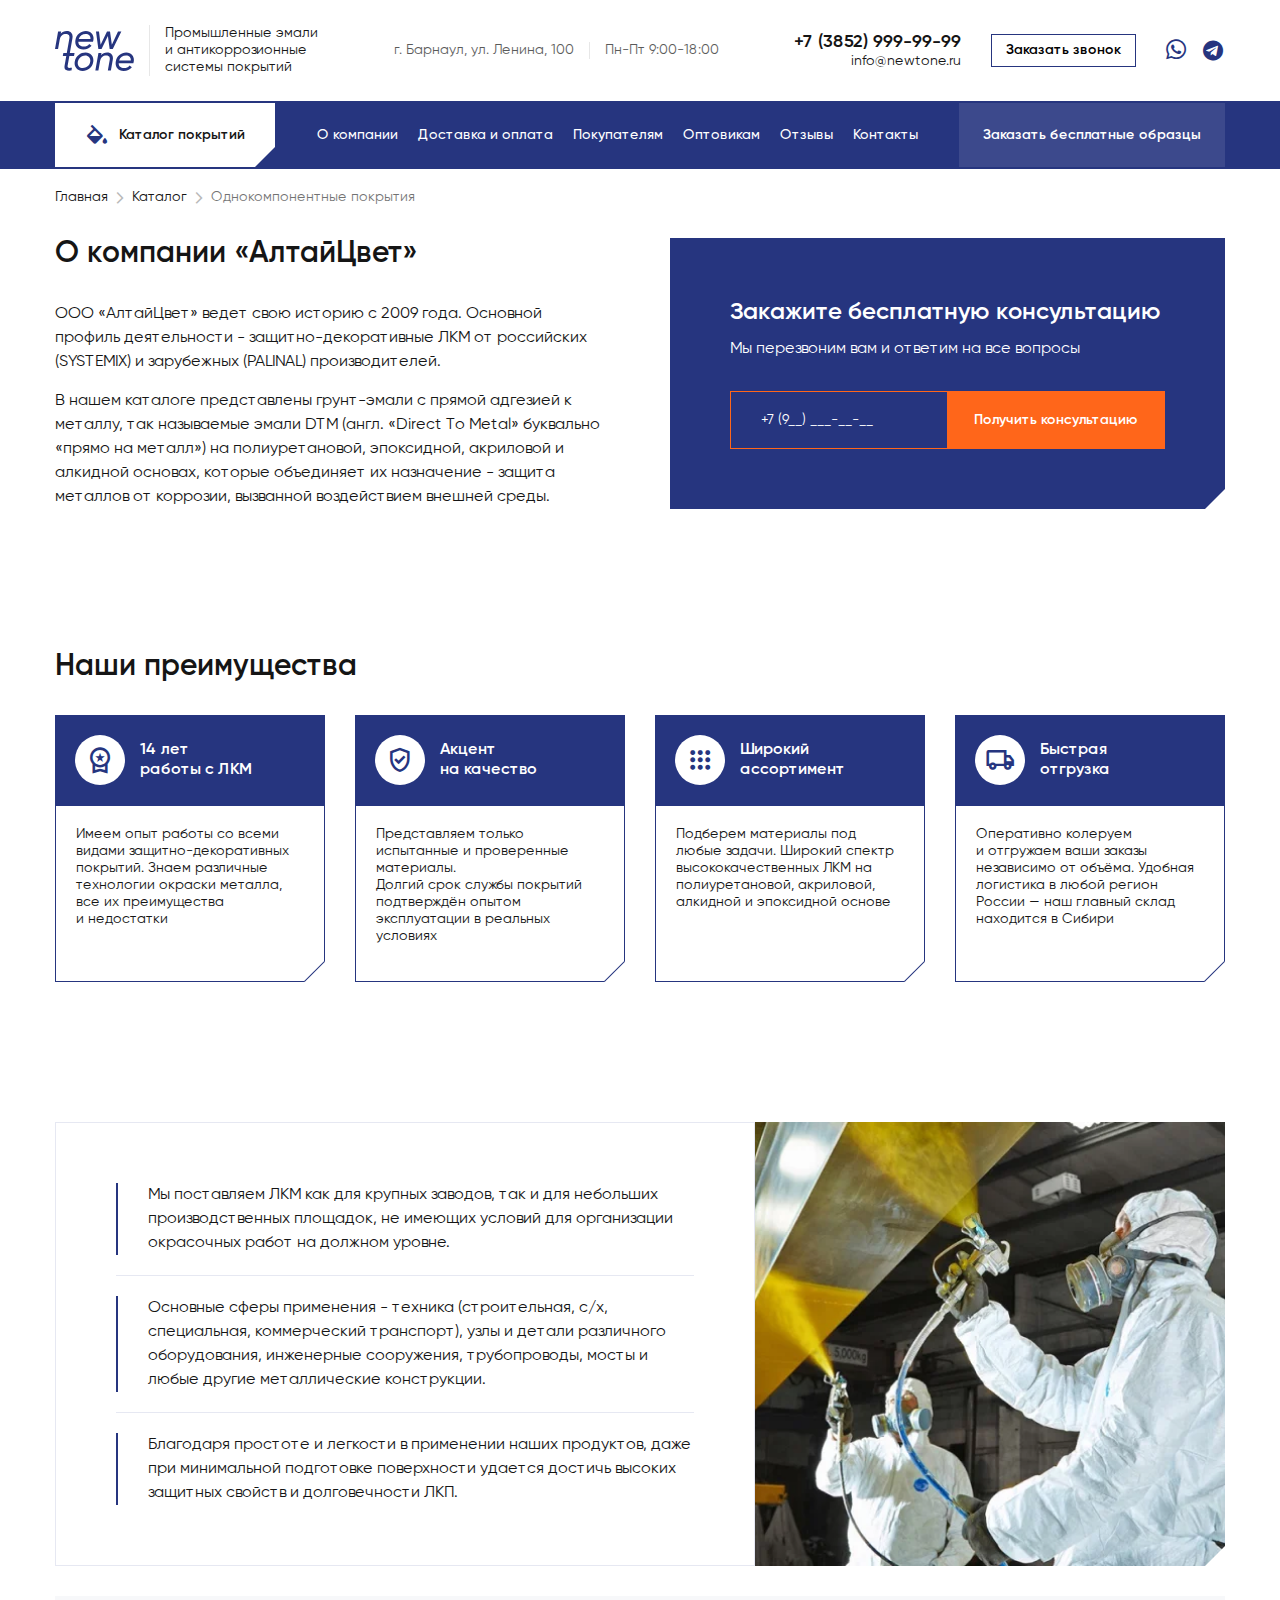
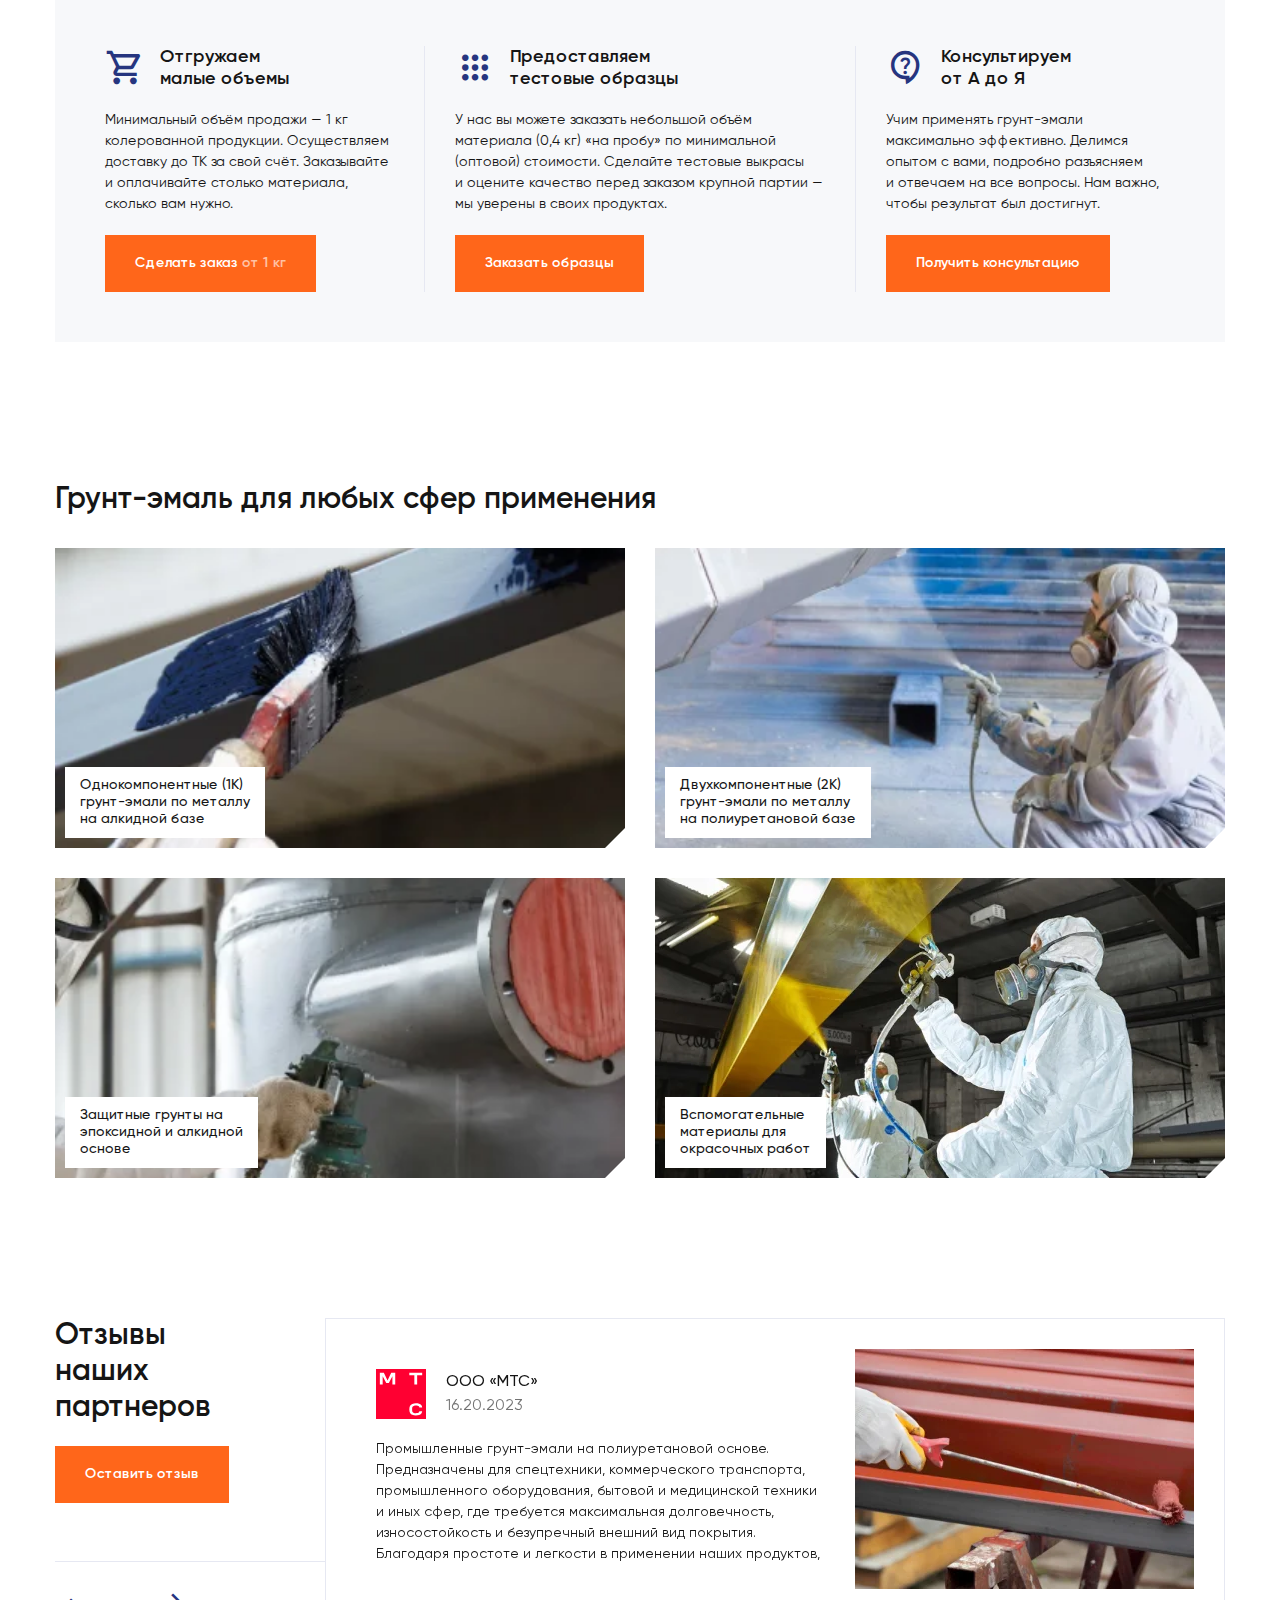
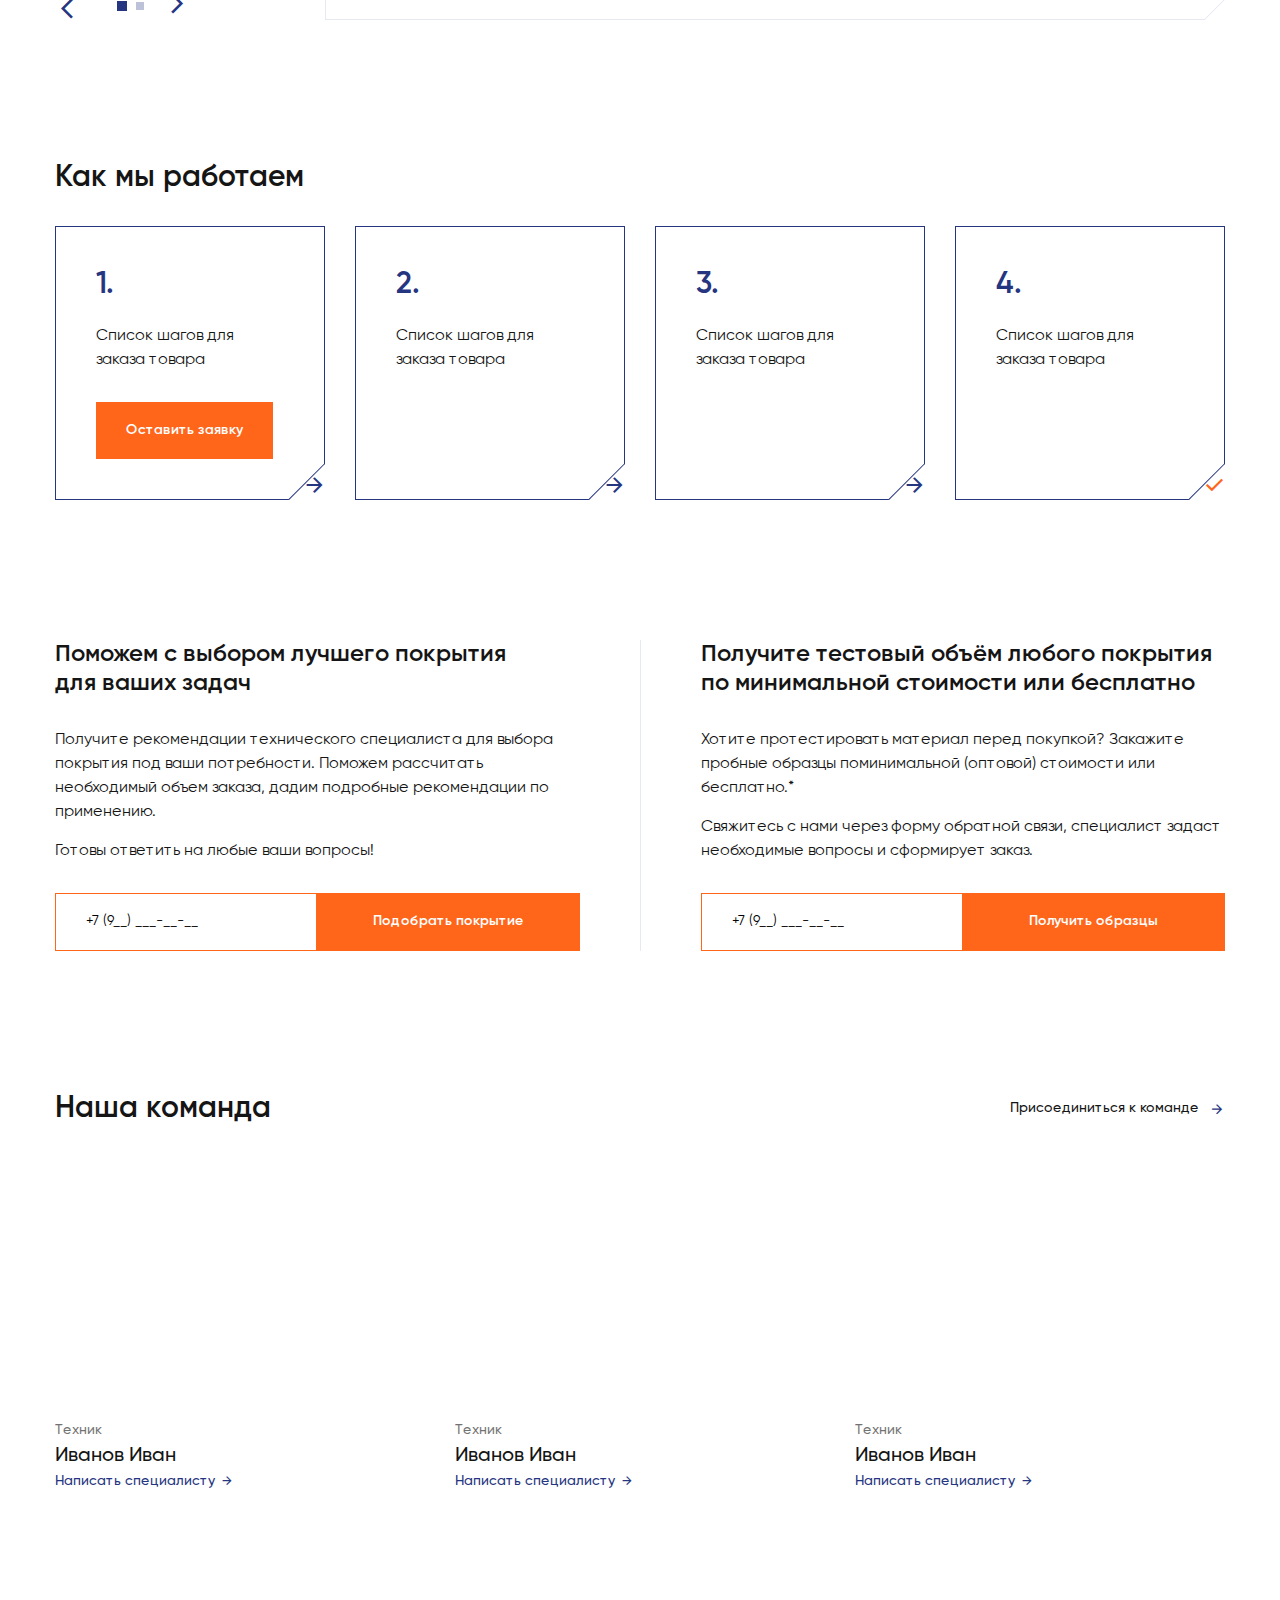
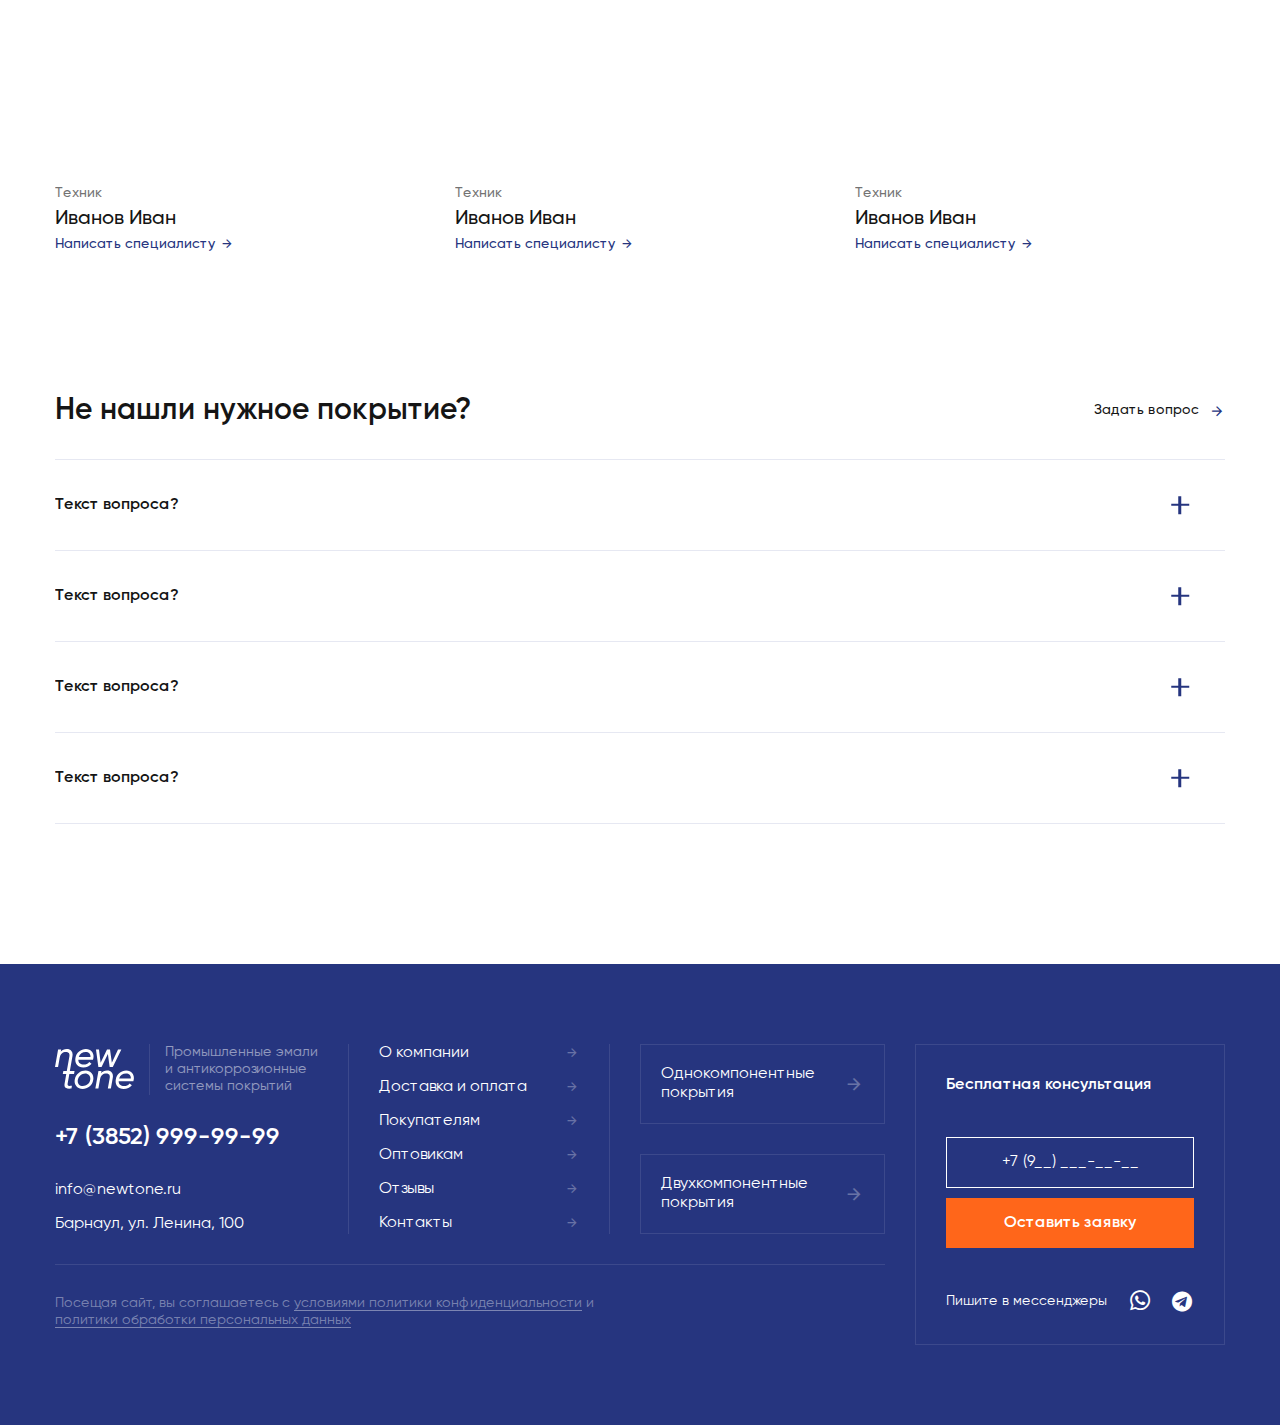
<file: about.html>
<!DOCTYPE html>
<!--old-->
<html lang="ru-RU">
  <head>
    <meta charset="UTF-8">
    <meta name="viewport" content="width=device-width, initial-scale=1.0">
    <link rel="preload" href="themes/engine/css/boots.css" as="style">
    <link rel="preload" href="themes/engine/css/main.css" as="style">
    <link rel="preload" href="themes/engine/css/libs.css" as="style">
    <link rel="preload" href="themes/engine/fonts/Gilroy-Regular/Gilroy-Regular.woff2" as="font" type="font/woff2" crossorigin>
    <link rel="stylesheet" href="themes/engine/css/boots.css">
    <link rel="stylesheet" href="themes/engine/css/main.css">
    <link rel="stylesheet" href="themes/engine/css/libs.css">
    <title>О компании «АлтайЦвет»</title>
  </head>
  <body>
    <header class="header">
      <div class="header__top py-25">
        <div class="container">
          <div class="header__top-wrapper d-flex align-items-center justify-content-between"><a class="header__logo d-flex align-items-center gap-15" href="index.html"><img class="header__logo-img" src="images/logo.svg" alt="Логотип компании">
              <div class="line line-black d-none d-md-block"></div>
              <div class="header__logo-title fs-14 d-none d-md-block">Промышленные эмали <br> и антикоррозионные <br> системы покрытий</div></a>
            <div class="header__address d-none d-md-flex gap-15">
              <div class="fs-14 lh-1_2 o-0_7">г. Барнаул, ул. Ленина, 100</div>
              <div class="line line-black"></div>
              <div class="fs-14 lh-1_2 o-0_7">Пн-Пт 9:00-18:00</div>
            </div>
            <div class="header__feedback d-flex align-items-center gap-30">
              <div class="d-flex flex-column align-items-end"><a class="fs-16 fs-xl-18 fw-sb" href="tel:+738529999999">+7 (3852) 999-99-99</a><a class="fs-xl-14 fs-14" href="mailto:info@newtone.ru">info@newtone.ru</a></div>
              <button class="btn btn-empty px-15 py-8 d-none d-md-block" data-bs-toggle="modal" data-bs-target=".modal-call">Заказать звонок</button>
              <div class="d-xl-flex d-none gap-15"><a class="d-flex header__social" href="#"><i class="icon whatsapp fs-20" title="Читать нас в WhatsApp"> </i></a><a class="d-flex header__social" href="#"><i class="icon telegram fs-24" title="Читать нас в Телеграмм"> </i></a>
              </div>
            </div>
          </div>
        </div>
      </div>
      <div class="header__bot bg-main py-2">
        <div class="container">
          <div class="header__bot-wrapper d-flex align-items-center justify-content-between"><a class="header__catalog btn btn-white d-flex align-items-center gap-10" href="catalog.html"><i class="icon colors fs-24 d-none d-xl-block"></i><span>Каталог покрытий</span></a>
            <nav class="header__nav d-none d-md-block">
              <ul class="list-unstyled m-0 p-0 d-flex gap-20">
                <li><a class="fs-14 fw-md" href="about.html">О компании</a></li>
                <li><a class="fs-14 fw-md" href="content.html">Доставка и оплата</a></li>
                <li><a class="fs-14 fw-md" href="content.html">Покупателям</a></li>
                <li><a class="fs-14 fw-md" href="content.html">Оптовикам</a></li>
                <li><a class="fs-14 fw-md" href="reviews.html">Отзывы</a></li>
                <li><a class="fs-14 fw-md" href="contact.html">Контакты</a></li>
              </ul>
            </nav>
            <button class="btn header__free" data-bs-toggle="modal" data-bs-target=".modal-samples"><span class="d-none d-xl-block">Заказать бесплатные образцы</span><span class="d-xl-none">бесплатные образцы                                 </span></button>
          </div>
        </div>
      </div>
    </header>
    <main>
      <div class="breadcrumbs">
        <div class="container">
          <div class="breadcrumbs-nav d-flex align-items-center gap-5 text-nowrap overflow-auto">               <a class="breadcrumbs-nav__item d-flex align-items-center gap-5" href="/"><span>Главная</span><i class="icon arrow_back fs-14 o-0_3">                          </i></a><a class="breadcrumbs-nav__item d-flex align-items-center gap-5" href="/"><span>Каталог</span><i class="icon arrow_back fs-14 o-0_3"></i></a><span class="breadcrumbs-nav__item breadcrumbs-nav__item_disabled">Однокомпонентные покрытия</span></div>
        </div>
      </div>
      <section class="about">
        <div class="container">
          <div class="about__grid">
            <div class="about__desc">
              <h1 class="fs-24 fs-xl-30 fw-sb mb-20 mb-xl-30">О компании «АлтайЦвет»</h1>
              <div class="content">
                <p>ООО «АлтайЦвет» ведет свою историю с 2009 года. Основной профиль деятельности - защитно-декоративные ЛКМ от российских (SYSTEMIX) и зарубежных (PALINAL) производителей.</p>
                <p>В нашем каталоге представлены грунт-эмали с прямой адгезией к металлу, так называемые эмали DTM (англ. «Direct To Metal» буквально «прямо на металл») на полиуретановой, эпоксидной, акриловой и алкидной основах, которые объединяет их назначение - защита металлов от коррозии, вызванной воздействием внешней среды.</p>
              </div>
            </div>
            <div class="about__form mainChapter__feedback-form bg-main p-20 p-md-40 p-xl-60 d-flex flex-column gap-20 gap-xl-30 text-white">                       
              <div class="d-flex flex-column gap-10">
                <div class="fs-18 fs-md-24 fw-sb">Закажите бесплатную консультацию</div>
                <div class="content">
                  <p>Мы перезвоним вам и ответим на все вопросы</p>
                </div>
              </div>
              <form class="form-concat" name="form_consultation" autocomplete="off">
                <input class="main-input text-white" type="tel" placeholder="+7 (9__) ___-__-__" required>
                <button class="btn btn-main px-25">Получить консультацию</button>
              </form>
            </div>
          </div>
        </div>
      </section>
      <section class="about-advantages">
        <div class="container">
          <h2 class="fs-24 fs-xl-30 fw-sb mb-20 mb-xl-30">Наши преимущества</h2>
          <div class="product__addDesc">
            <div class="product__addDesc-item">
              <div class="product__addDesc-item__top d-flex align-items-center gap-15 p-20 bg-main"><i class="icon fs-30 text-main p-10 rounded-circle bg-white workspace"></i>
                <div class="fs-16 fw-sb text-white">14 лет <br> работы с ЛКМ</div>
              </div>
              <div class="product__addDesc-item__bottom p-20"><p>Имеем опыт работы со всеми видами защитно-декоративных покрытий. Знаем различные технологии окраски металла, <br> все их преимущества и недостатки</p></div>
            </div>
            <div class="product__addDesc-item">
              <div class="product__addDesc-item__top d-flex align-items-center gap-15 p-20 bg-main"><i class="icon fs-30 text-main p-10 rounded-circle bg-white verified_user"></i>
                <div class="fs-16 fw-sb text-white">Акцент <br> на качество</div>
              </div>
              <div class="product__addDesc-item__bottom p-20"><p>Представляем только испытанные и проверенные материалы. <br> Долгий срок службы покрытий подтверждён опытом эксплуатации в реальных условиях</p></div>
            </div>
            <div class="product__addDesc-item">
              <div class="product__addDesc-item__top d-flex align-items-center gap-15 p-20 bg-main"><i class="icon fs-30 text-main p-10 rounded-circle bg-white apps"></i>
                <div class="fs-16 fw-sb text-white">Широкий <br> ассортимент</div>
              </div>
              <div class="product__addDesc-item__bottom p-20"><p>Подберем материалы под любые задачи. Широкий спектр высококачественных ЛКМ на полиуретановой, акриловой,  <br> алкидной и эпоксидной основе</p></div>
            </div>
            <div class="product__addDesc-item">
              <div class="product__addDesc-item__top d-flex align-items-center gap-15 p-20 bg-main"><i class="icon fs-30 text-main p-10 rounded-circle bg-white local_shipping"></i>
                <div class="fs-16 fw-sb text-white">Быстрая <br> отгрузка</div>
              </div>
              <div class="product__addDesc-item__bottom p-20"><p>Оперативно колеруем и отгружаем ваши заказы независимо от объёма. Удобная логистика в любой регион России — наш главный склад находится в Сибири</p></div>
            </div>
          </div>
        </div>
      </section>
      <section class="about-content">
        <div class="container">
          <div class="about-content__top mb-30">
            <div class="about-content__top-grid">
              <div class="about-content__top-desc d-flex flex-column gap-20 p-20 p-xl-60">
                <div class="about-content__top-text content">
                  <p>Мы поставляем ЛКМ как для крупных заводов, так и для небольших производственных площадок, не имеющих условий для организации окрасочных работ на должном уровне.</p>
                </div>
                <div class="line line-light line-h"></div>
                <div class="about-content__top-text content">
                  <p>Основные сферы применения - техника (строительная, с/х, специальная, коммерческий транспорт), узлы и детали различного оборудования, инженерные сооружения, трубопроводы, мосты и любые другие металлические конструкции.</p>
                </div>
                <div class="line line-light line-h"></div>
                <div class="about-content__top-text content">
                  <p>Благодаря простоте и легкости в применении наших продуктов, даже при минимальной подготовке поверхности удается достичь высоких защитных свойств и долговечности ЛКП.</p>
                </div>
              </div>
              <div class="about-content__top-img">
                <picture>
                  <source srcset="images/about/content_img.webp" type="image/webp"><img src="images/about/content_img.jpg" alt="" loading="lazy">
                </picture>
              </div>
            </div>
          </div>
          <div class="about-content__bottom p-20 p-xl-50 bg-light">
            <div class="about-content__bottom-grid">
              <div class="about-content__bottom-item d-flex flex-column gap-20 align-items-stretch align-items-md-start justify-content-between">
                <div class="d-flex align-items-center gap-15"><i class="icon fs-40 shopping_cart text-main"></i><span class="fs-18 fw-sb">Отгружаем <br> малые объемы</span></div>
                <div class="content">
                  <p>Минимальный объём продажи — 1 кг колерованной продукции. Осуществляем доставку до ТК за свой счёт. Заказывайте и оплачивайте столько материала, сколько вам нужно.</p>
                </div>
                <button class="btn btn-main" data-bs-toggle="modal" data-bs-target=".modal-order">Сделать заказ <span class='o-0_6'>от 1 кг</span></button>
              </div>
              <div class="line line-light">                           </div>
              <div class="about-content__bottom-item d-flex flex-column gap-20 align-items-stretch align-items-md-start justify-content-between">
                <div class="d-flex align-items-center gap-15"><i class="icon fs-40 apps text-main"></i><span class="fs-18 fw-sb">Предоставляем <br> тестовые образцы</span></div>
                <div class="content">
                  <p>У нас вы можете заказать небольшой объём материала (0,4 кг) «на пробу» по минимальной (оптовой) стоимости. Сделайте тестовые выкрасы и оцените качество перед заказом крупной партии — мы уверены в своих продуктах.</p>
                </div>
                <button class="btn btn-main" data-bs-toggle="modal" data-bs-target=".modal-samples">Заказать образцы</button>
              </div>
              <div class="line line-light">                           </div>
              <div class="about-content__bottom-item d-flex flex-column gap-20 align-items-stretch align-items-md-start justify-content-between">
                <div class="d-flex align-items-center gap-15"><i class="icon fs-40 contact text-main"></i><span class="fs-18 fw-sb">Консультируем <br> от А до Я</span></div>
                <div class="content">
                  <p>Учим применять грунт-эмали максимально эффективно. Делимся опытом с вами, подробно разъясняем и отвечаем на все вопросы. Нам важно, чтобы результат был достигнут.</p>
                </div>
                <button class="btn btn-main" data-bs-toggle="modal" data-bs-target=".modal-question">Получить консультацию</button>
              </div>
            </div>
          </div>
        </div>
      </section>
      <section class="application">
        <div class="container">
          <h2 class="fs-24 fs-xl-30 fw-sb mb-20 mb-xl-30">Грунт-эмаль для любых сфер применения</h2>
          <div class="application__grid"><a class="application__item-big application__item position-relative" href="chapter.html">
              <div class="application__item-img">
                <picture>
                  <source srcset="images/application/3.webp" type="image/webp"><img src="images/application/3.jpg" alt="Однокомпонентные (1К) &lt;br&gt; грунт-эмали по металлу &lt;br&gt;  на алкидной базе" loading="lazy">
                </picture>
              </div>
              <div class="application__item-title position-absolute px-10 px-xl-15 py-5 py-xl-10 fs-14 fw-md">Однокомпонентные (1К) <br> грунт-эмали по металлу <br>  на алкидной базе</div></a><a class="application__item-big application__item position-relative" href="chapter.html">
              <div class="application__item-img">
                <picture>
                  <source srcset="images/application/4.webp" type="image/webp"><img src="images/application/4.jpg" alt="Двухкомпонентные (2К) &lt;br&gt; грунт-эмали по металлу &lt;br&gt;  на полиуретановой базе" loading="lazy">
                </picture>
              </div>
              <div class="application__item-title position-absolute px-10 px-xl-15 py-5 py-xl-10 fs-14 fw-md">Двухкомпонентные (2К) <br> грунт-эмали по металлу <br>  на полиуретановой базе</div></a><a class="application__item-big application__item position-relative" href="chapter.html">
              <div class="application__item-img">
                <picture>
                  <source srcset="images/application/5.webp" type="image/webp"><img src="images/application/5.jpg" alt="Защитные грунты на &lt;br&gt; эпоксидной и алкидной &lt;br&gt; основе" loading="lazy">
                </picture>
              </div>
              <div class="application__item-title position-absolute px-10 px-xl-15 py-5 py-xl-10 fs-14 fw-md">Защитные грунты на <br> эпоксидной и алкидной <br> основе</div></a><a class="application__item-big application__item position-relative" href="chapter.html">
              <div class="application__item-img">
                <picture>
                  <source srcset="images/application/2.webp" type="image/webp"><img src="images/application/2.jpg" alt="Вспомогательные &lt;br&gt; материалы для &lt;br&gt; окрасочных работ" loading="lazy">
                </picture>
              </div>
              <div class="application__item-title position-absolute px-10 px-xl-15 py-5 py-xl-10 fs-14 fw-md">Вспомогательные <br> материалы для <br> окрасочных работ</div></a>
          </div>
        </div>
      </section>
      <section class="reviews">
        <div class="container">
          <div class="reviews__grid">
            <div class="reviews__heading d-flex flex-column justify-content-between gap-30">
              <div class="reviews__heading-main d-flex gap-20">
                <h2 class="fs-24 fs-xl-30 fw-sb mb-0">Отзывы наших партнеров</h2>
                <button class="btn btn-main" data-bs-toggle="modal" data-bs-target=".modal-review">Оставить отзыв                        </button>
              </div>
              <div class="reviews__heading-navigation pt-30">
                <div class="slider-navigation-reviews d-flex align-items-center gap-20">
                  <div class="slider-prev"><i class="icon arrow_back fs-24 text-main"></i></div>
                  <div class="slider-pagination-wrapper">
                    <div class="slider-pagination"></div>
                  </div>
                  <div class="slider-next"><i class="icon arrow_back fs-24 text-main">   </i></div>
                </div>
              </div>
            </div>
            <div class="swiper slider-reviews w-100">
              <div class="swiper-wrapper">
                <div class="swiper-slide">
                  <div class="reviews__item">
                    <div class="reviews__item-desc d-flex flex-column gap-20 p-0 p-xl-20">
                      <div class="reviews__item-author d-flex align-items-center gap-20">
                        <div class="reviews__item-avatar"><img src="images/reviews/avatar/avatar_img.svg" alt="Логотип МТС" loading="lazy">
                        </div>
                        <div class="d-flex flex-column gap-5">
                          <div class="fs-16 fw-md">ООО «МТС»</div>
                          <div class="fs-16 o-0_6">16.20.2023</div>
                        </div>
                      </div>
                      <div class="reviews__item-text scroll-visible">
                        <div class="content">
                          <p>Промышленные грунт-эмали на полиуретановой основе. Предназначены для спецтехники, коммерческого транспорта, промышленного оборудования, бытовой и медицинской техники и иных сфер, где требуется максимальная долговечность, износостойкость и безупречный внешний вид покрытия. Благодаря простоте и легкости в применении наших продуктов, даже при минимальной подготовке поверхности удается достичь высоких защитных свойств и долговечности ЛКП.</p>
                        </div>
                      </div>
                    </div>
                    <div class="reviews__item-img">
                      <picture>
                        <source srcset="images/reviews/review_img.webp" type="image/webp"><img src="images/reviews/review_img.jpg" alt="" loading="lazy">
                      </picture>
                    </div>
                  </div>
                </div>
                <div class="swiper-slide">
                  <div class="reviews__item">
                    <div class="reviews__item-desc d-flex flex-column gap-20 p-0 p-xl-20">
                      <div class="reviews__item-author d-flex align-items-center gap-20">
                        <div class="reviews__item-avatar"><img src="images/reviews/avatar/avatar_img.svg" alt="Логотип МТС" loading="lazy">
                        </div>
                        <div class="d-flex flex-column gap-5">
                          <div class="fs-16 fw-md">ООО «МТС»</div>
                          <div class="fs-16 o-0_6">16.20.2023</div>
                        </div>
                      </div>
                      <div class="reviews__item-text scroll-visible">
                        <div class="content">
                          <p>Промышленные грунт-эмали на полиуретановой основе. Предназначены для спецтехники, коммерческого транспорта, промышленного оборудования, бытовой и медицинской техники и иных сфер, где требуется максимальная долговечность, износостойкость и безупречный внешний вид покрытия. Благодаря простоте и легкости в применении наших продуктов, даже при минимальной подготовке поверхности удается достичь высоких защитных свойств и долговечности ЛКП.</p>
                        </div>
                      </div>
                    </div>
                    <div class="reviews__item-img">
                      <picture>
                        <source srcset="images/reviews/review_img.webp" type="image/webp"><img src="images/reviews/review_img.jpg" alt="" loading="lazy">
                      </picture>
                    </div>
                  </div>
                </div>
                <div class="swiper-slide">
                  <div class="reviews__item">
                    <div class="reviews__item-desc d-flex flex-column gap-20 p-0 p-xl-20">
                      <div class="reviews__item-author d-flex align-items-center gap-20">
                        <div class="reviews__item-avatar"><img src="images/reviews/avatar/avatar_img.svg" alt="Логотип МТС" loading="lazy">
                        </div>
                        <div class="d-flex flex-column gap-5">
                          <div class="fs-16 fw-md">ООО «МТС»</div>
                          <div class="fs-16 o-0_6">16.20.2023</div>
                        </div>
                      </div>
                      <div class="reviews__item-text scroll-visible">
                        <div class="content">
                          <p>Промышленные грунт-эмали на полиуретановой основе. Предназначены для спецтехники, коммерческого транспорта, промышленного оборудования, бытовой и медицинской техники и иных сфер, где требуется максимальная долговечность, износостойкость и безупречный внешний вид покрытия. Благодаря простоте и легкости в применении наших продуктов, даже при минимальной подготовке поверхности удается достичь высоких защитных свойств и долговечности ЛКП.</p>
                        </div>
                      </div>
                    </div>
                    <div class="reviews__item-img">
                      <picture>
                        <source srcset="images/reviews/review_img.webp" type="image/webp"><img src="images/reviews/review_img.jpg" alt="" loading="lazy">
                      </picture>
                    </div>
                  </div>
                </div>
              </div>
            </div>
          </div>
        </div>
      </section>
      <section class="steps">
        <div class="container">
          <h2 class="fs-24 fs-xl-30 fw-sb mb-20 mb-xl-30">Как мы работаем</h2>
          <div class="steps__grid scroll">
            <div class="steps__item d-flex flex-column align-items-start gap-20 gap-xl-30 position-relative p-20 p-xl-40">
              <div class="d-flex flex-column gap-20">
                <div class="fs-30 fw-sb text-main">1.</div>
                <div class="content">
                  <p>Список шагов для заказа товара</p>
                </div>
              </div>
              <button class="btn btn-main" data-bs-toggle="modal" data-bs-target=".modal-call">Оставить заявку</button>
              <div class="steps__item-icon position-absolute"><i class="icon fs-25 arrow_forward text-main">               </i></div>
            </div>
            <div class="steps__item d-flex flex-column align-items-start gap-20 gap-xl-30 position-relative p-20 p-xl-40">
              <div class="d-flex flex-column gap-20">
                <div class="fs-30 fw-sb text-main">2.</div>
                <div class="content">
                  <p>Список шагов для заказа товара</p>
                </div>
              </div>
              <div class="steps__item-icon position-absolute"><i class="icon fs-25 arrow_forward text-main">               </i></div>
            </div>
            <div class="steps__item d-flex flex-column align-items-start gap-20 gap-xl-30 position-relative p-20 p-xl-40">
              <div class="d-flex flex-column gap-20">
                <div class="fs-30 fw-sb text-main">3.</div>
                <div class="content">
                  <p>Список шагов для заказа товара</p>
                </div>
              </div>
              <div class="steps__item-icon position-absolute"><i class="icon fs-25 arrow_forward text-main">               </i></div>
            </div>
            <div class="steps__item d-flex flex-column align-items-start gap-20 gap-xl-30 position-relative p-20 p-xl-40">
              <div class="d-flex flex-column gap-20">
                <div class="fs-30 fw-sb text-main">4.</div>
                <div class="content">
                  <p>Список шагов для заказа товара</p>
                </div>
              </div>
              <div class="steps__item-icon position-absolute"><i class="icon fs-25 check text-second">               </i></div>
            </div>
          </div>
        </div>
      </section>
      <section class="about-feedback">
        <div class="container">
          <div class="about-feedback__grid">
            <div class="about-feedback__item d-flex flex-column gap-30 justify-content-between">
              <h3 class="fs-xl-24 fs-18 fw-sb mb-0">Поможем с выбором лучшего покрытия для ваших задач</h3>
              <div class="content flex-grow-1">
                <p>Получите рекомендации технического специалиста для выбора покрытия под ваши потребности. Поможем рассчитать необходимый объем заказа, дадим подробные рекомендации по применению.</p>
                <p>Готовы ответить на любые ваши вопросы!                        </p>
              </div>
              <form class="form-concat" name="about_form-1" autocomplete="off">
                <input class="main-input" type="tel" placeholder="+7 (9__) ___-__-__" required>
                <button class="btn btn-main">Подобрать покрытие</button>
              </form>
            </div>
            <div class="line line-light"></div>
            <div class="about-feedback__item d-flex flex-column gap-30 justify-content-between">
              <h3 class="fs-xl-24 fs-18 fw-sb mb-0">Получите тестовый объём любого покрытия по минимальной стоимости или бесплатно</h3>
              <div class="content flex-grow-1">
                <p>Хотите протестировать материал перед покупкой? Закажите пробные образцы поминимальной (оптовой) стоимости или бесплатно.*</p>
                <p>Свяжитесь с нами через форму обратной связи, специалист задаст необходимые вопросы и сформирует заказ.</p>
              </div>
              <form class="form-concat" name="about_form-2" autocomplete="off">
                <input class="main-input" type="tel" placeholder="+7 (9__) ___-__-__" required>
                <button class="btn btn-main">Получить образцы</button>
              </form>
            </div>
          </div>
        </div>
      </section>
      <section class="team">
        <div class="container">
          <div class="team__heading d-flex flex-wrap align-items-center justify-content-between gap-20 mb-30">
            <h2 class="fs-24 fs-xl-30 fw-sb mb-0">Наша команда</h2>
            <button class="btn btn-inline d-flex align-items-center gap-10" data-bs-toggle="modal" data-bs-target=".modal-question"><span class="fw-md">Присоединиться к команде</span><i class="icon fs-16 arrow_forward"></i></button>
          </div>
          <div class="team__grid scroll">
            <div class="team__item d-flex flex-column gap-15">
              <div class="team__item-img">
                <picture>
                  <source srcset="images/teams/1.webp" type="image/webp"><img src="images/teams/1.jpg" loading="lazy">
                </picture>
              </div>
              <div class="team__item-desc d-flex flex-column align-items-start gap-5">
                <div class="team__item-prof fs-14 fw-md o-0_6">Техник</div>
                <div class="team__item-name fs-20 fw-md">Иванов Иван</div>
                <button class="btn btn-inline d-flex align-items-center gap-5" data-bs-toggle="modal" data-bs-target=".modal-question"><span class="fw-md text-main">Написать специалисту</span><i class="icon fs-14 arrow_forward">   </i></button>
              </div>
            </div>
            <div class="team__item d-flex flex-column gap-15">
              <div class="team__item-img">
                <picture>
                  <source srcset="images/teams/2.webp" type="image/webp"><img src="images/teams/2.jpg" loading="lazy">
                </picture>
              </div>
              <div class="team__item-desc d-flex flex-column align-items-start gap-5">
                <div class="team__item-prof fs-14 fw-md o-0_6">Техник</div>
                <div class="team__item-name fs-20 fw-md">Иванов Иван</div>
                <button class="btn btn-inline d-flex align-items-center gap-5" data-bs-toggle="modal" data-bs-target=".modal-question"><span class="fw-md text-main">Написать специалисту</span><i class="icon fs-14 arrow_forward">   </i></button>
              </div>
            </div>
            <div class="team__item d-flex flex-column gap-15">
              <div class="team__item-img">
                <picture>
                  <source srcset="images/teams/3.webp" type="image/webp"><img src="images/teams/3.jpg" loading="lazy">
                </picture>
              </div>
              <div class="team__item-desc d-flex flex-column align-items-start gap-5">
                <div class="team__item-prof fs-14 fw-md o-0_6">Техник</div>
                <div class="team__item-name fs-20 fw-md">Иванов Иван</div>
                <button class="btn btn-inline d-flex align-items-center gap-5" data-bs-toggle="modal" data-bs-target=".modal-question"><span class="fw-md text-main">Написать специалисту</span><i class="icon fs-14 arrow_forward">   </i></button>
              </div>
            </div>
            <div class="team__item d-flex flex-column gap-15">
              <div class="team__item-img">
                <picture>
                  <source srcset="images/teams/4.webp" type="image/webp"><img src="images/teams/4.jpg" loading="lazy">
                </picture>
              </div>
              <div class="team__item-desc d-flex flex-column align-items-start gap-5">
                <div class="team__item-prof fs-14 fw-md o-0_6">Техник</div>
                <div class="team__item-name fs-20 fw-md">Иванов Иван</div>
                <button class="btn btn-inline d-flex align-items-center gap-5" data-bs-toggle="modal" data-bs-target=".modal-question"><span class="fw-md text-main">Написать специалисту</span><i class="icon fs-14 arrow_forward">   </i></button>
              </div>
            </div>
            <div class="team__item d-flex flex-column gap-15">
              <div class="team__item-img">
                <picture>
                  <source srcset="images/teams/5.webp" type="image/webp"><img src="images/teams/5.jpg" loading="lazy">
                </picture>
              </div>
              <div class="team__item-desc d-flex flex-column align-items-start gap-5">
                <div class="team__item-prof fs-14 fw-md o-0_6">Техник</div>
                <div class="team__item-name fs-20 fw-md">Иванов Иван</div>
                <button class="btn btn-inline d-flex align-items-center gap-5" data-bs-toggle="modal" data-bs-target=".modal-question"><span class="fw-md text-main">Написать специалисту</span><i class="icon fs-14 arrow_forward">   </i></button>
              </div>
            </div>
            <div class="team__item d-flex flex-column gap-15">
              <div class="team__item-img">
                <picture>
                  <source srcset="images/teams/6.webp" type="image/webp"><img src="images/teams/6.jpg" loading="lazy">
                </picture>
              </div>
              <div class="team__item-desc d-flex flex-column align-items-start gap-5">
                <div class="team__item-prof fs-14 fw-md o-0_6">Техник</div>
                <div class="team__item-name fs-20 fw-md">Иванов Иван</div>
                <button class="btn btn-inline d-flex align-items-center gap-5" data-bs-toggle="modal" data-bs-target=".modal-question"><span class="fw-md text-main">Написать специалисту</span><i class="icon fs-14 arrow_forward">   </i></button>
              </div>
            </div>
          </div>
        </div>
      </section>
      <section class="questions">
        <div class="container">
          <div class="questions__heading d-flex flex-wrap align-items-center justify-content-between gap-20 mb-30">
            <h2 class="fs-24 fs-xl-30 fw-sb mb-0">Не нашли нужное покрытие?</h2>
            <button class="btn btn-inline d-flex align-items-center gap-10" data-bs-toggle="modal" data-bs-target=".modal-question"><span class="fw-md">Задать вопрос</span><i class="icon fs-16 arrow_forward"></i></button>
          </div>
          <div class="questions__block">
            <div class="questions__item spoiler overflow-hidden">
              <div class="spoiler-btn pointer">
                <div class="d-flex align-items-center justify-content-between">
                  <div class="questions__item-title fw-sb fs-14 fs-sm-16 lh-1_5">Текст вопроса?</div>
                  <div class="spoiler-btn-icon position-relative"></div>
                </div>
                <div class="questions__item-block spoiler-block">
                  <div class="content pt-10 pt-xl-20">
                    <p>Промышленные грунт-эмали на полиуретановой основе. Предназначены для спецтехники, коммерческого транспорта, промышленного оборудования, бытовой и медицинской техники и иных сфер, где требуется максимальная долговечность, износостойкость и безупречный внешний вид покрытия.</p>
                  </div>
                </div>
              </div>
            </div>
            <div class="questions__item spoiler overflow-hidden">
              <div class="spoiler-btn pointer">
                <div class="d-flex align-items-center justify-content-between">
                  <div class="questions__item-title fw-sb fs-14 fs-sm-16 lh-1_5">Текст вопроса?</div>
                  <div class="spoiler-btn-icon position-relative"></div>
                </div>
                <div class="questions__item-block spoiler-block">
                  <div class="content pt-10 pt-xl-20">
                    <p>Промышленные грунт-эмали на полиуретановой основе. Предназначены для спецтехники, коммерческого транспорта, промышленного оборудования, бытовой и медицинской техники и иных сфер, где требуется максимальная долговечность, износостойкость и безупречный внешний вид покрытия.</p>
                  </div>
                </div>
              </div>
            </div>
            <div class="questions__item spoiler overflow-hidden">
              <div class="spoiler-btn pointer">
                <div class="d-flex align-items-center justify-content-between">
                  <div class="questions__item-title fw-sb fs-14 fs-sm-16 lh-1_5">Текст вопроса?</div>
                  <div class="spoiler-btn-icon position-relative"></div>
                </div>
                <div class="questions__item-block spoiler-block">
                  <div class="content pt-10 pt-xl-20">
                    <p>Промышленные грунт-эмали на полиуретановой основе. Предназначены для спецтехники, коммерческого транспорта, промышленного оборудования, бытовой и медицинской техники и иных сфер, где требуется максимальная долговечность, износостойкость и безупречный внешний вид покрытия.</p>
                  </div>
                </div>
              </div>
            </div>
            <div class="questions__item spoiler overflow-hidden">
              <div class="spoiler-btn pointer">
                <div class="d-flex align-items-center justify-content-between">
                  <div class="questions__item-title fw-sb fs-14 fs-sm-16 lh-1_5">Текст вопроса?</div>
                  <div class="spoiler-btn-icon position-relative"></div>
                </div>
                <div class="questions__item-block spoiler-block">
                  <div class="content pt-10 pt-xl-20">
                    <p>Промышленные грунт-эмали на полиуретановой основе. Предназначены для спецтехники, коммерческого транспорта, промышленного оборудования, бытовой и медицинской техники и иных сфер, где требуется максимальная долговечность, износостойкость и безупречный внешний вид покрытия.</p>
                  </div>
                </div>
              </div>
            </div>
          </div>
        </div>
      </section>
    </main>
    <footer class="footer bg-main py-80">
      <div class="container">
        <div class="footer__grid">
          <div class="footer__wrapper d-flex flex-column gap-30">
            <div class="footer__block">
              <div class="d-flex flex-column aliggn-items-start justify-content-between gap-20">
                <div class="header__logo d-flex align-items-center gap-15"><img class="header__logo-img" src="images/logof.svg" alt="Логотип компании">
                  <div class="line line-white"></div>
                  <div class="header__logo-title fs-14 o-0_5">Промышленные эмали <br> и антикоррозионные <br> системы покрытий</div>
                </div><a class="footer__href fs-24 fw-sb" href="tel:+738529999999">+7 (3852) 999-99-99</a>
                <div class="d-flex flex-column gap-15"><a class="footer__href fs-16" href="mailto:info@newtone.ru">info@newtone.ru </a>
                  <div class="fs-16">Барнаул, ул. Ленина, 100</div>
                </div>
              </div>
              <div class="line line-white"></div>
              <div class="footer__nav">                     
                <ul class="list-unstyled p-0 m-0 d-flex flex-column gap-15 flex-grow-1">
                  <li><a class="footer__href d-flex align-items-center justify-content-between gap-20" href="about.html"><span class="fs-16">О компании</span><i class="icon arrow_forward fs-14"></i></a></li>
                  <li><a class="footer__href d-flex align-items-center justify-content-between gap-20" href="content.html"><span class="fs-16">Доставка и оплата</span><i class="icon arrow_forward fs-14"></i></a></li>
                  <li><a class="footer__href d-flex align-items-center justify-content-between gap-20" href="content.html"><span class="fs-16">Покупателям</span><i class="icon arrow_forward fs-14"></i></a></li>
                  <li><a class="footer__href d-flex align-items-center justify-content-between gap-20" href="content.html"><span class="fs-16">Оптовикам</span><i class="icon arrow_forward fs-14"></i></a></li>
                  <li><a class="footer__href d-flex align-items-center justify-content-between gap-20" href="reviews.html"><span class="fs-16">Отзывы</span><i class="icon arrow_forward fs-14"></i></a></li>
                  <li><a class="footer__href d-flex align-items-center justify-content-between gap-20" href="contact.html"><span class="fs-16">Контакты</span><i class="icon arrow_forward fs-14"></i></a></li>
                </ul>
              </div>
              <div class="line line-white"></div>
              <div class="footer__chapters d-flex gap-30"><a class="footer__href footer__chapter d-flex align-items-center justify-content-between p-20 flex-grow-1" href="chapter.html"><span>Однокомпонентные <br> покрытия</span><i class="icon arrow_forward fs-20"></i></a><a class="footer__href footer__chapter d-flex align-items-center justify-content-between p-20 flex-grow-1" href="chapter.html"><span>Двухкомпонентные <br> покрытия</span><i class="icon arrow_forward fs-20"></i></a></div>
            </div>
            <p class="footer__rule fs-14">Посещая сайт, вы соглашаетесь с <button class='btn-inline btn'>условиями политики конфиденциальности</button> и <button class='btn-inline btn'>политики обработки персональных данных</button></p>
          </div>
          <div class="footer__form d-flex flex-column gap-20 p-30 justify-content-between">
            <div class="fs-16 fw-sb">Бесплатная консультация</div>
            <form class="d-flex flex-column gap-10" name="consultation_form" autocomplete="off">
              <input class="main-input px-20 py-15 fs-16" type="tel" placeholder="+7 (9__) ___-__-__" required>
              <button class="btn btn-main px-20 py-15 fs-16">Оставить заявку</button>
            </form>
            <div class="d-flex align-items-center justify-content-between">
              <div class="fs-14">Пишите в мессенджеры</div>
              <div class="d-flex gap-20"><a class="d-flex footer__social" href="#"><i class="icon whatsapp fs-20" title="Читать нас в WhatsApp"></i></a><a class="d-flex footer__social" href="#"><i class="icon telegram fs-24" title="Читать нас в Телеграмм"></i></a>
              </div>
            </div>
          </div>
        </div>
      </div>
    </footer>
    <div class="footer-sticky d-md-none bg-plight p-10">   
      <div class="container">           
        <div class="d-flex align-items-center justify-content-between gap-50">          <a class="d-flex flex-column align-items-center gap-5" href="#mobile-menu"><i class="icon menu fs-24 text-main"></i><span class="fs-12 fw-md">Меню</span></a>
          <button class="btn btn-inline d-flex flex-column align-items-center gap-5" data-bs-toggle="modal" data-bs-target=".modal-call"><i class="icon cal fs-24 fw-md"></i><span class="fs-12 fw-md">Звонок</span></button><a class="btn btn-inline d-flex flex-column align-items-center gap-5" href="#"><i class="icon whatsapp fs-24 fw-md"></i><span class="fs-12 fw-md">WhatsApp</span></a>
          <button class="btn btn-inline d-flex flex-column align-items-center gap-5" data-bs-toggle="modal" data-bs-target=".modal-samples"><i class="icon colors fs-24 fw-md"></i><span class="fs-12 fw-md">Образцы</span></button>
        </div>
      </div>
    </div>
    <nav class="mobile-menu menu-scrolling" id="mobile-menu">
      <ul>
        <li class="sub">
          <div class="d-flex flex-column gap-5 align-items-start"><a class="fs-18 fw-sb w-auto" href="tel:+738529999999">+7 (3852) 999-99-99</a><a class="fs-14" href="mailto:info@newtone.ru">info@newtone.ru</a>
            <div class="fs-14">Барнаул, ул. Ленина, 100</div>
          </div>
        </li>
        <li class="noSub">
          <div class="d-flex flex-column gap-5 align-items-start">               <a class="footer__href d-flex align-items-center justify-content-between gap-20 w-100" href="about.html"><span class="fs-14 p-0">О компании</span><i class="icon arrow_forward fs-14">                               </i></a><a class="footer__href d-flex align-items-center justify-content-between gap-20 w-100" href="content.html"><span class="fs-14 p-0">Доставка и оплата</span><i class="icon arrow_forward fs-14">                               </i></a><a class="footer__href d-flex align-items-center justify-content-between gap-20 w-100" href="content.html"><span class="fs-14 p-0">Покупателям</span><i class="icon arrow_forward fs-14">                               </i></a><a class="footer__href d-flex align-items-center justify-content-between gap-20 w-100" href="content.html"><span class="fs-14 p-0">Оптовикам</span><i class="icon arrow_forward fs-14">                               </i></a><a class="footer__href d-flex align-items-center justify-content-between gap-20 w-100" href="reviews.html"><span class="fs-14 p-0">Отзывы</span><i class="icon arrow_forward fs-14">                               </i></a><a class="footer__href d-flex align-items-center justify-content-between gap-20 w-100" href="contact.html"><span class="fs-14 p-0">Контакты</span><i class="icon arrow_forward fs-14">                               </i></a>
          </div>
        </li>
        <li class="noSub">
          <div class="d-flex flex-column gap-5 align-items-start">               <a class="footer__href d-flex align-items-center justify-content-between gap-20" href="chapter.html"><span class="fs-14 p-0">Однокомпонентные покрытия</span></a><a class="footer__href d-flex align-items-center justify-content-between gap-20" href="chapter.html"><span class="fs-14 p-0">Двухкомпонентные покрытия</span></a>
          </div>
        </li>
        <li class="noSub">
          <div class="d-flex flex-column gap-15 align-items-start">
            <form class="d-flex flex-column gap-10" name="mobile_order" autocomplete="off">
              <div class="fs-14 fw-sb">Бесплатная консультация</div>
              <input class="main-input px-20 py-15 text-white text-center border-white" type="tel" placeholder="+7 (9__) ___-__-__" required>
              <button class="btn btn-main px-20 py-15">Оставить заявку</button>
            </form>
            <div class="d-flex gap-20 align-items-center"><a class="d-flex footer__social" href="#"><i class="icon whatsapp fs-20" title="Читать нас в WhatsApp"></i></a><a class="d-flex footer__social" href="#"><i class="icon telegram fs-24" title="Читать нас в Телеграмм"></i></a>
            </div>
          </div>
        </li>
      </ul>
    </nav>
    <div class="modal fade modal-call" data-bs-keyboard="false" tabindex="-1" aria-hidden="true">
      <div class="modal-dialog modal-dialog-centered">
        <div class="modal-content">
          <div class="modal-header">               
            <button class="btn-close position-absolute end-0 top-0 border-0 p-0 ms-auto d-flex" data-bs-dismiss="modal"><i class="icon close fs-24 text-main"></i></button>
          </div>
          <div class="modal-body">
            <div class="modal-desc gap-20 d-flex flex-column">                                              
              <div class="fs-24 fw-sb">Закажите звонок</div>
              <div class="content">
                <p>Оставьте номер телефона, мы перезвоним вам в ближайшее рабочее время и проконсультируем по любым вопросам.</p>
              </div>
            </div>
            <div class="line line-light line-h my-30"></div>
            <form name="modal_callback" autocomplete="off">
              <div class="form-concat">
                <input class="main-input" type="tel" placeholder="+7 (___) ___-__-__" required>
                <button class="btn btn-main">Заказать звонок</button>
              </div>
              <input type="hidden" name="mail" value="">
            </form>
          </div>
        </div>
      </div>
    </div>
    <div class="modal fade modal-question" data-bs-keyboard="false" tabindex="-1" aria-hidden="true">
      <div class="modal-dialog modal-dialog-centered">
        <div class="modal-content">
          <div class="modal-header">               
            <button class="btn-close position-absolute end-0 top-0 border-0 p-0 ms-auto d-flex" data-bs-dismiss="modal"><i class="icon close fs-24 text-main"></i></button>
          </div>
          <div class="modal-body">
            <div class="modal-desc gap-20 d-flex flex-column">                                              
              <div class="fs-24 fw-sb">Задайте вопрос</div>
              <div class="content">
                <p>Задайте вопрос и оставьте номер телефона, мы перезвоним вам в ближайшее рабочее время и проконсультируем по любым вопросам.</p>
              </div>
            </div>
            <div class="line line-light line-h my-30"></div>
            <form class="d-flex flex-column gap-30" name="modal_question" autocomplete="off">
              <textarea class="main-input" cols="30" rows="10" placeholder="Текст вопроса" required></textarea>
              <div class="form-concat"> 
                <input class="main-input" type="tel" placeholder="+7 (___) ___-__-__" required>
                <button class="btn btn-main">Задать вопрос</button>
              </div>
              <input type="hidden" name="mail" value="">
            </form>
          </div>
        </div>
      </div>
    </div>
    <div class="modal fade modal-review" data-bs-keyboard="false" tabindex="-1" aria-hidden="true">
      <div class="modal-dialog modal-dialog-centered">
        <div class="modal-content">
          <div class="modal-header">               
            <button class="btn-close position-absolute end-0 top-0 border-0 p-0 ms-auto d-flex" data-bs-dismiss="modal"><i class="icon close fs-24 text-main"></i></button>
          </div>
          <div class="modal-body">
            <div class="modal-desc gap-20 d-flex flex-column">                                              
              <div class="fs-24 fw-sb">Оставьте отзыв</div>
              <div class="content">
                <p>Оставьте отзыв и номер телефона, отзыв будет размещен на сайте после проверки модератором.</p>
              </div>
            </div>
            <div class="line line-light line-h my-30"></div>
            <form class="d-flex flex-column gap-30" name="modal_review" autocomplete="off">
              <input class="main-input" type="text" placeholder="Ваше имя" required>
              <textarea class="main-input" cols="30" rows="10" placeholder="Текст вопроса" required></textarea>
              <div class="form-concat"> 
                <input class="main-input" type="tel" placeholder="+7 (___) ___-__-__" required>
                <button class="btn btn-main">Оставить отзыв</button>
              </div>
              <input type="hidden" name="mail" value="">
            </form>
          </div>
        </div>
      </div>
    </div>
    <div class="modal fade modal-samples" data-bs-keyboard="false" tabindex="-1" aria-hidden="true">
      <div class="modal-dialog modal-dialog-centered">
        <div class="modal-content">
          <div class="modal-header">               
            <button class="btn-close position-absolute end-0 top-0 border-0 p-0 ms-auto d-flex" data-bs-dismiss="modal"><i class="icon close fs-24 text-main"></i></button>
          </div>
          <div class="modal-body">
            <div class="modal-desc gap-20 d-flex flex-column">                                              
              <div class="fs-24 fw-sb">Заказ тестовых образцов</div>
              <div class="content">
                <p>Оставьте номер телефона, мы перезвоним вам в ближайшее рабочее время и сформируем заказ на тестовые образцы.</p>
              </div>
            </div>
            <div class="line line-light line-h my-30"></div>
            <form class="d-flex flex-column" name="modal_samples" autocomplete="off">
              <div class="form-concat">
                <input class="main-input" type="tel" placeholder="+7 (___) ___-__-__" required>
                <button class="btn btn-main">Заказать образцы</button>
              </div>
              <input type="hidden" name="mail" value="">
            </form>
          </div>
        </div>
      </div>
    </div>
    <div class="modal fade modal-order" data-bs-keyboard="false" tabindex="-1" aria-hidden="true">
      <div class="modal-dialog modal-dialog-centered">
        <div class="modal-content">
          <div class="modal-header">               
            <button class="btn-close position-absolute end-0 top-0 border-0 p-0 ms-auto d-flex" data-bs-dismiss="modal"><i class="icon close fs-24 text-main"></i></button>
          </div>
          <div class="modal-body">
            <div class="modal-desc d-flex flex-column gap-15">
              <div class="fs-24 fw-sb">Грунт-эмаль по ржавчине «systemix antirust premium guard»</div>
              <div class="modal-img">
                <picture>
                  <source srcset="images/application/1.webp" type="image/webp"><img src="images/application/1.jpg" alt="Грунт-эмаль по ржавчине «systemix antirust premium guard»" loading="lazy">
                </picture>
              </div>
              <div class="content">
                <p>Промышленная антикоррозионная грунт-эмаль SYSTEMIX SMART GUARD предназначена для защиты от коррозии изделий</p>
              </div>
              <div class="product-item__characteristic d-flex flex-column gap-5">
                <div class="product-item__characteristic-line"><span><span>Параметр 1</span></span><span><span>Значение</span></span></div>
                <div class="product-item__characteristic-line"><span><span>Параметр 2</span></span><span><span>Значение</span></span></div>
                <div class="product-item__characteristic-line"><span><span>Параметр 3</span></span><span><span>Значение</span></span></div>
              </div>
            </div>
            <div class="line line-light line-h mt-30 mb-20"></div>
            <div class="d-flex align-items-center justify-content-between">
              <div class="d-flex flex-column gap-10"><i class="icon check fs-20 text-main"></i>
                <div class="fs-14 lh-1">Максимально <br> долговечная защита</div>
              </div>
              <div class="d-flex flex-column gap-10"><i class="icon check fs-20 text-main"></i>
                <div class="fs-14 lh-1">Идеальное качество <br> поверхности</div>
              </div>
              <div class="d-flex flex-column gap-10"><i class="icon check fs-20 text-main"></i>
                <div class="fs-14 lh-1">Коэффициент сухого <br> остатка 60% и более</div>
              </div>
            </div>
            <div class="line line-light line-h mt-20 mb-30"></div>
            <div class="d-flex align-items-center gap-20 mb-30">
              <div class="product-item__price fs-18 fw-sb">400 <span>₽/кг</span></div>
              <div class="product-item__hint" data-tippy-content="Дополнительная информация о товаре"><i class="icon question_mark fs-15"></i></div>
            </div>
            <form class="d-flex flex-column" name="modal_order" autocomplete="off">
              <div class="form-concat">
                <input class="main-input" type="tel" placeholder="+7 (___) ___-__-__" required>
                <button class="btn btn-main">Сделать заказ</button>
              </div>
            </form>
          </div>
        </div>
      </div>
    </div>
    <div class="modal fade modal-chosen" data-bs-keyboard="false" tabindex="-1" aria-hidden="true">
      <div class="modal-dialog modal-dialog-centered">
        <div class="modal-content">
          <div class="modal-header">               
            <button class="btn-close position-absolute end-0 top-0 border-0 p-0 ms-auto d-flex" data-bs-dismiss="modal"><i class="icon close fs-24 text-main"></i></button>
          </div>
          <div class="modal-body">
            <div class="modal-desc gap-20 d-flex flex-column">                                              
              <div class="fs-24 fw-sb">Подбор покрытия</div>
              <div class="content">
                <p>Проверьте данные и оставьте номер телефона, мы перезвоним вам в ближайшее рабочее время и проконсультируем по любым вопросам.</p>
              </div>
            </div>
            <div class="line line-light line-h my-20"></div>
            <div class="d-flex flex-column gap-20">
              <div class="d-flex flex-column gap-5">
                <div class="fs-16 o-0_6">Для чего будет применяться грунт-эмаль</div>
                <div class="fs-16">Сфера применения 1, сфера применения 2, ...</div>
              </div>
              <div class="d-flex flex-column gap-5">
                <div class="fs-16 o-0_6">При какой температуре будет использоваться покрытие</div>
                <div class="fs-16">Диапазон температур 1, диапазон температур 2, ...</div>
              </div>
              <div class="d-flex flex-column gap-5">
                <div class="fs-16 o-0_6">Для чего будет применяться грунт-эмаль</div>
                <div class="fs-16">Сфера применения 1, сфера применения 2, ...</div>
              </div>
            </div>
            <div class="line line-light line-h my-30"></div>
            <form class="d-flex flex-column" name="modal_chosen" autocomplete="off">
              <div class="form-concat">
                <input class="main-input" type="tel" placeholder="+7 (___) ___-__-__" required>
                <button class="btn btn-main">Заказать образцы</button>
              </div>
              <input type="hidden" name="mail" value="">
            </form>
          </div>
        </div>
      </div>
    </div>
    <script src="themes/engine/js/slider.bundle.js"></script>
    <script src="themes/engine/js/main.bundle.js"></script>
    <script src="themes/engine/js/gallery.bundle.js"></script>
    <script src="themes/engine/js/wizardForm.bundle.js"></script>
  </body>
</html>
</file>
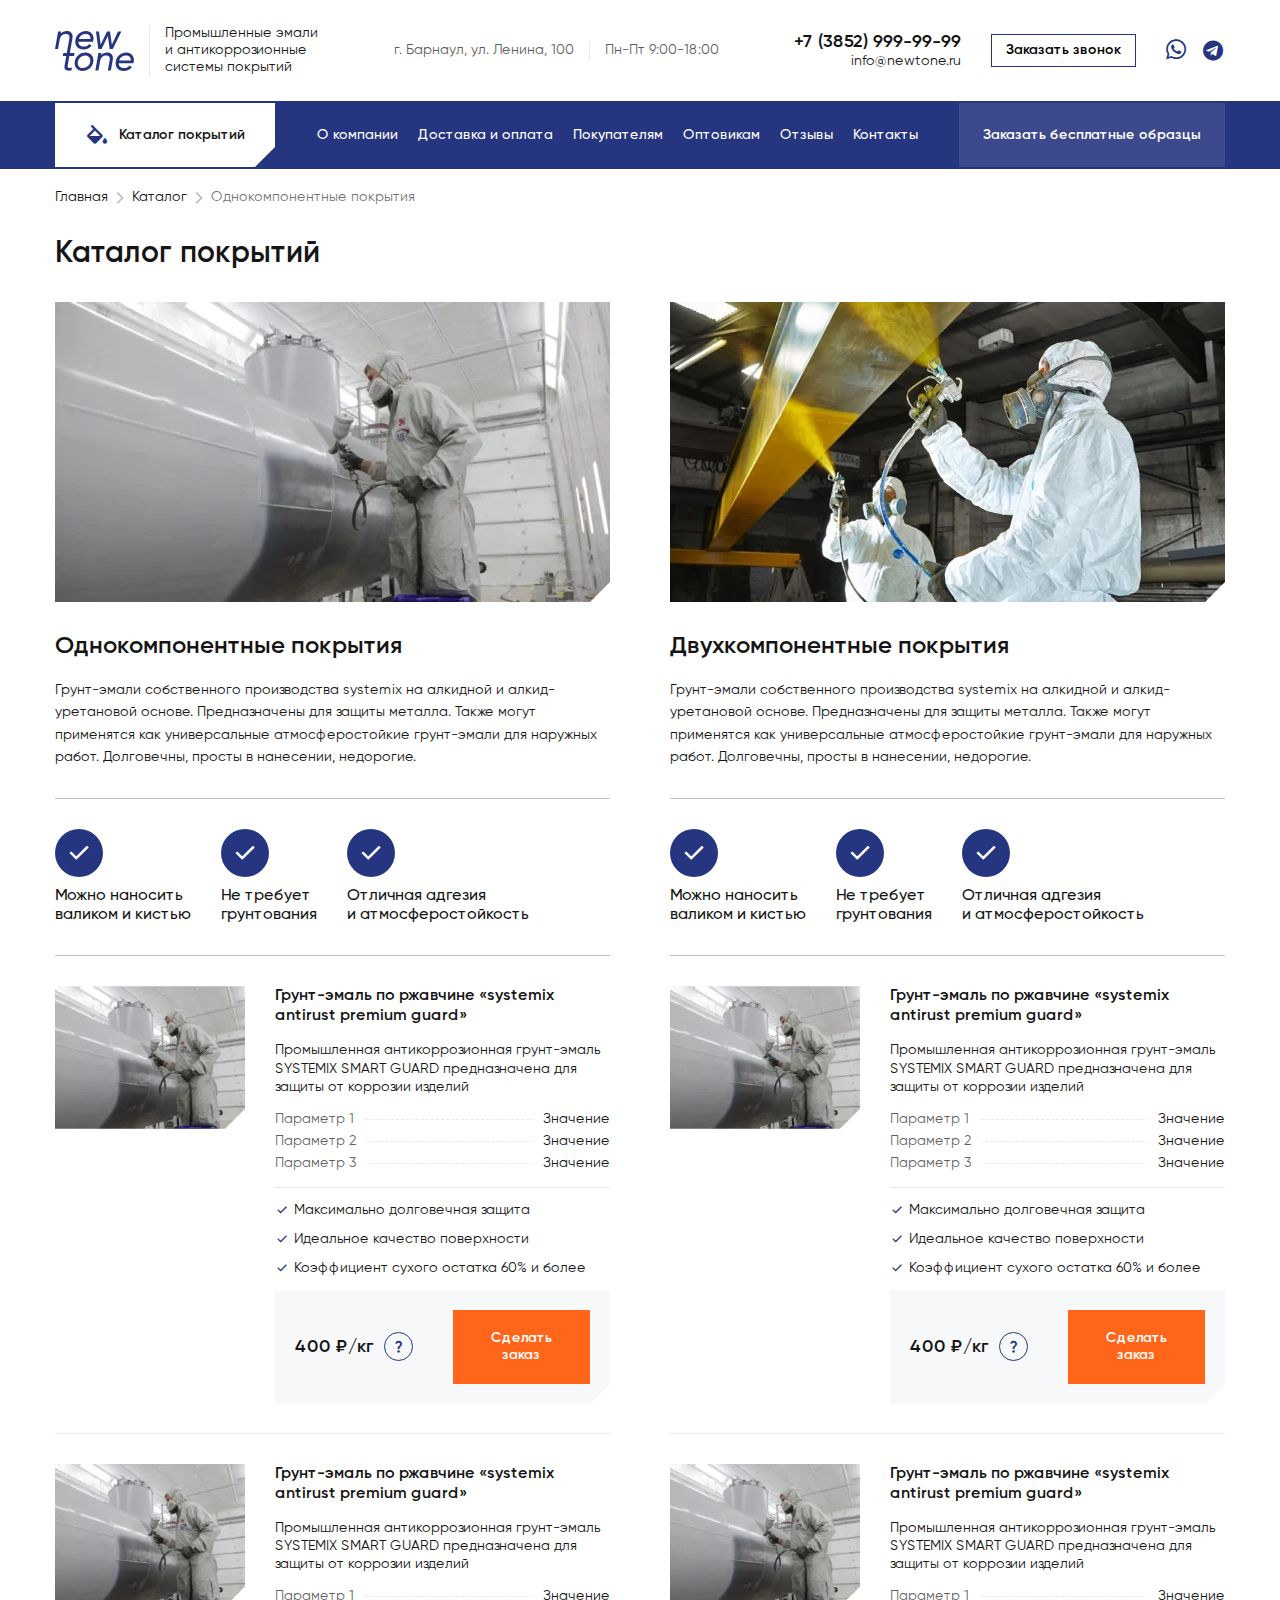
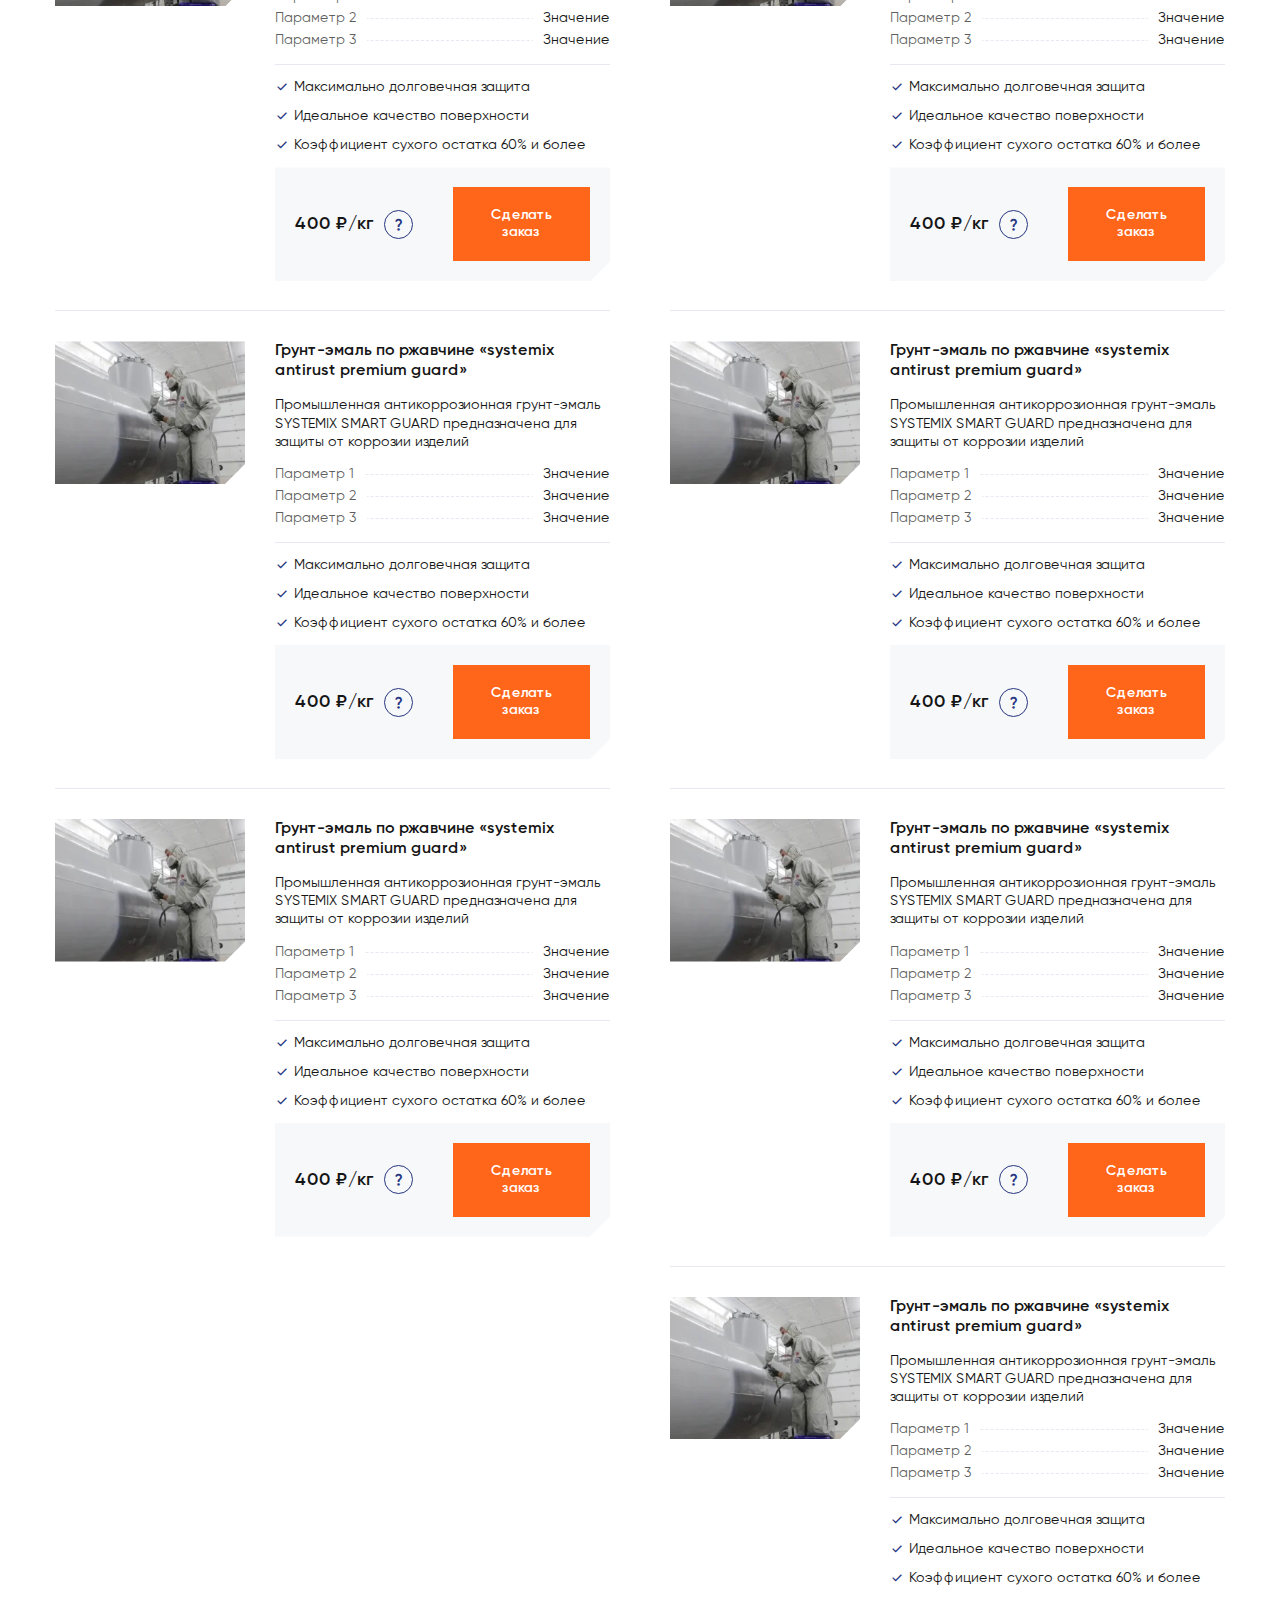
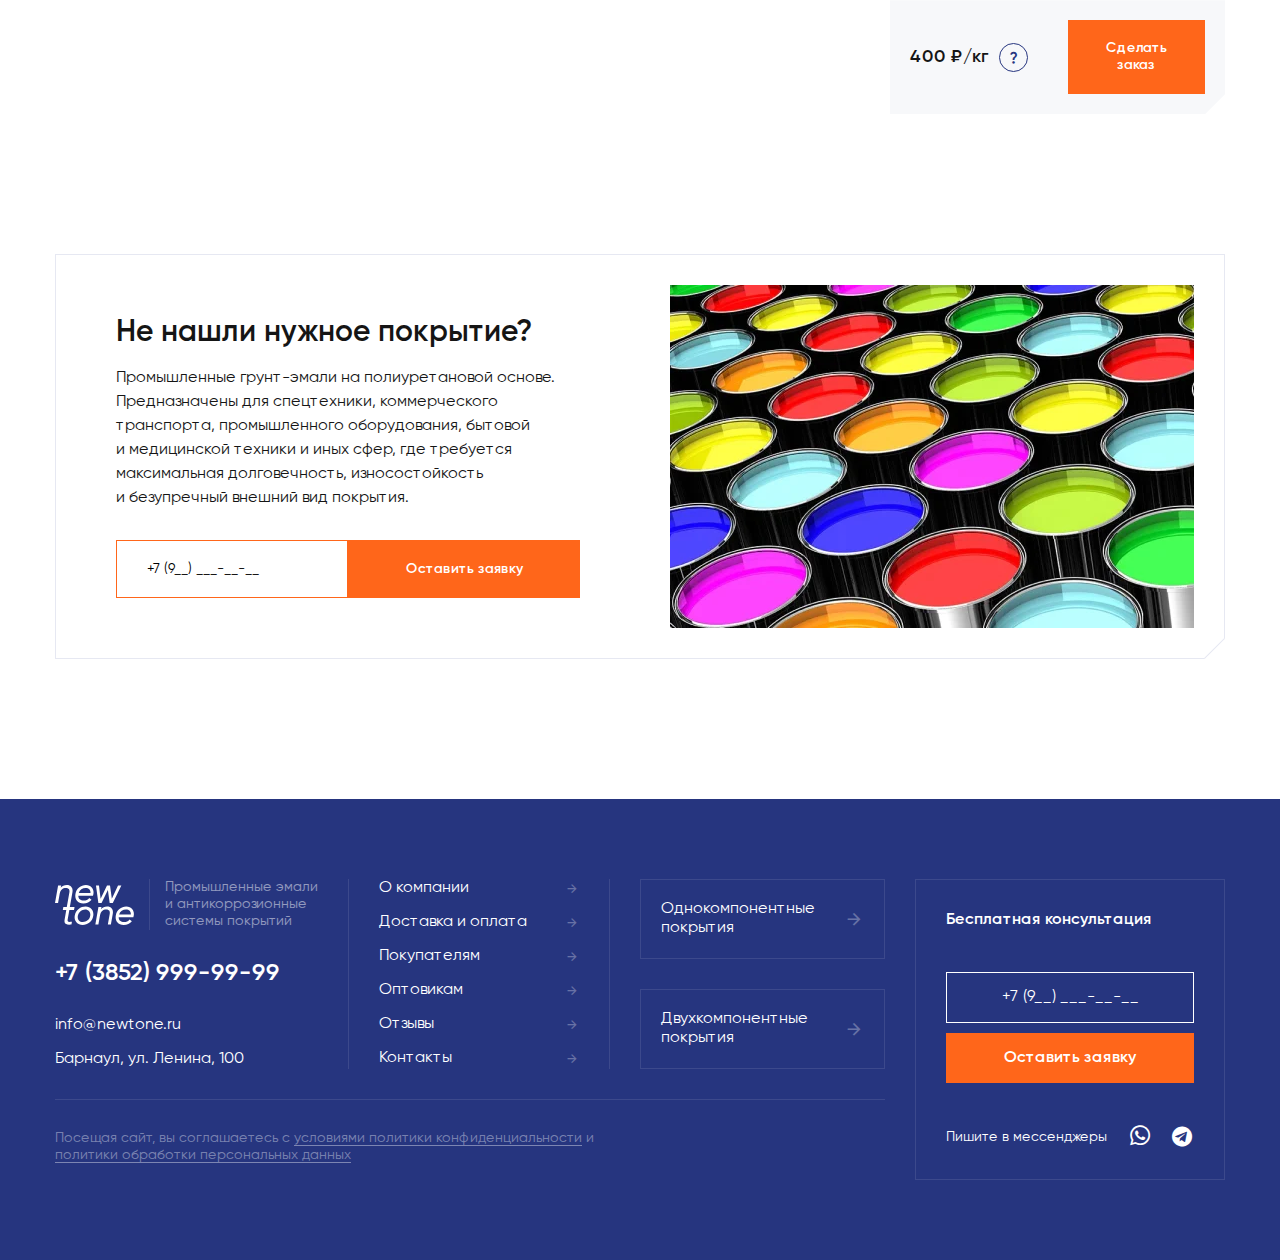
<file: catalog.html>
<!DOCTYPE html>
<!--old-->
<html lang="ru-RU">
  <head>
    <meta charset="UTF-8">
    <meta name="viewport" content="width=device-width, initial-scale=1.0">
    <link rel="preload" href="themes/engine/css/boots.css" as="style">
    <link rel="preload" href="themes/engine/css/main.css" as="style">
    <link rel="preload" href="themes/engine/css/libs.css" as="style">
    <link rel="preload" href="themes/engine/fonts/Gilroy-Regular/Gilroy-Regular.woff2" as="font" type="font/woff2" crossorigin>
    <link rel="stylesheet" href="themes/engine/css/boots.css">
    <link rel="stylesheet" href="themes/engine/css/main.css">
    <link rel="stylesheet" href="themes/engine/css/libs.css">
    <title>Каталог покрытий</title>
  </head>
  <body>
    <header class="header">
      <div class="header__top py-25">
        <div class="container">
          <div class="header__top-wrapper d-flex align-items-center justify-content-between"><a class="header__logo d-flex align-items-center gap-15" href="index.html"><img class="header__logo-img" src="images/logo.svg" alt="Логотип компании">
              <div class="line line-black d-none d-md-block"></div>
              <div class="header__logo-title fs-14 d-none d-md-block">Промышленные эмали <br> и антикоррозионные <br> системы покрытий</div></a>
            <div class="header__address d-none d-md-flex gap-15">
              <div class="fs-14 lh-1_2 o-0_7">г. Барнаул, ул. Ленина, 100</div>
              <div class="line line-black"></div>
              <div class="fs-14 lh-1_2 o-0_7">Пн-Пт 9:00-18:00</div>
            </div>
            <div class="header__feedback d-flex align-items-center gap-30">
              <div class="d-flex flex-column align-items-end"><a class="fs-16 fs-xl-18 fw-sb" href="tel:+738529999999">+7 (3852) 999-99-99</a><a class="fs-xl-14 fs-14" href="mailto:info@newtone.ru">info@newtone.ru</a></div>
              <button class="btn btn-empty px-15 py-8 d-none d-md-block" data-bs-toggle="modal" data-bs-target=".modal-call">Заказать звонок</button>
              <div class="d-xl-flex d-none gap-15"><a class="d-flex header__social" href="#"><i class="icon whatsapp fs-20" title="Читать нас в WhatsApp"> </i></a><a class="d-flex header__social" href="#"><i class="icon telegram fs-24" title="Читать нас в Телеграмм"> </i></a>
              </div>
            </div>
          </div>
        </div>
      </div>
      <div class="header__bot bg-main py-2">
        <div class="container">
          <div class="header__bot-wrapper d-flex align-items-center justify-content-between"><a class="header__catalog btn btn-white d-flex align-items-center gap-10" href="catalog.html"><i class="icon colors fs-24 d-none d-xl-block"></i><span>Каталог покрытий</span></a>
            <nav class="header__nav d-none d-md-block">
              <ul class="list-unstyled m-0 p-0 d-flex gap-20">
                <li><a class="fs-14 fw-md" href="about.html">О компании</a></li>
                <li><a class="fs-14 fw-md" href="content.html">Доставка и оплата</a></li>
                <li><a class="fs-14 fw-md" href="content.html">Покупателям</a></li>
                <li><a class="fs-14 fw-md" href="content.html">Оптовикам</a></li>
                <li><a class="fs-14 fw-md" href="reviews.html">Отзывы</a></li>
                <li><a class="fs-14 fw-md" href="contact.html">Контакты</a></li>
              </ul>
            </nav>
            <button class="btn header__free" data-bs-toggle="modal" data-bs-target=".modal-samples"><span class="d-none d-xl-block">Заказать бесплатные образцы</span><span class="d-xl-none">бесплатные образцы                                 </span></button>
          </div>
        </div>
      </div>
    </header>
    <main>
      <div class="breadcrumbs">
        <div class="container">
          <div class="breadcrumbs-nav d-flex align-items-center gap-5 text-nowrap overflow-auto">               <a class="breadcrumbs-nav__item d-flex align-items-center gap-5" href="/"><span>Главная</span><i class="icon arrow_back fs-14 o-0_3">                          </i></a><a class="breadcrumbs-nav__item d-flex align-items-center gap-5" href="/"><span>Каталог</span><i class="icon arrow_back fs-14 o-0_3"></i></a><span class="breadcrumbs-nav__item breadcrumbs-nav__item_disabled">Однокомпонентные покрытия</span></div>
        </div>
      </div>
      <section class="catalog">
        <div class="container">
          <h1 class="fs-24 fs-xl-30 fw-sb mb-20 mb-xl-30">Каталог покрытий</h1>
          <div class="catalog__grid">
            <div class="catalog__group d-flex flex-column gap-20 gap-xl-30">
              <div class="catalog__img">
                <picture>
                  <source srcset="images/application/1.webp" type="image/webp"><img src="images/application/1.jpg" alt="Однокомпонентные покрытия" loading="lazy">
                </picture>
              </div>
              <div class="catalog__heading d-flex flex-column gap-10">
                <h2 class="fs-24 fw-sb">Однокомпонентные покрытия</h2>
                <div class="content">
                  <p>Грунт-эмали собственного производства systemix на алкидной и алкид-уретановой основе. Предназначены для защиты металла. Также могут применятся как универсальные атмосферостойкие грунт-эмали для наружных работ. Долговечны, просты в нанесении, недорогие.     </p>
                </div>
              </div>
              <hr class="bg-plight m-0">
              <div class="catalog__info">
                <div class="catalog__info-item d-flex">
                  <div class="d-flex rounded-circle p-10 bg-main"><i class="icon check fs-3 text-white"></i></div><span class="fs-16 fw-md">Можно наносить <br> валиком и кистью</span>
                </div>
                <div class="catalog__info-item d-flex">
                  <div class="d-flex rounded-circle p-10 bg-main"><i class="icon check fs-3 text-white"></i></div><span class="fs-16 fw-md">Не требует <br> грунтования</span>
                </div>
                <div class="catalog__info-item d-flex">
                  <div class="d-flex rounded-circle p-10 bg-main"><i class="icon check fs-3 text-white"></i></div><span class="fs-16 fw-md">Отличная адгезия <br> и атмосферостойкость</span>
                </div>
              </div>
              <hr class="bg-plight m-0">
              <div class="catalog__products">
                <div class="catalog__item"><a class="catalog__item-img" href="product.html">
                    <picture>
                      <source srcset="images/catalog/catalog-item_img-m.webp" type="image/webp"><img src="images/catalog/catalog-item_img-m.jpg" alt="Грунт-эмаль по ржавчине «systemix antirust premium guard»" loading="lazy">
                    </picture></a>
                  <div class="catalog__item-desc d-flex flex-column gap-15">
                    <div class="catalog__item-top d-flex flex-column gap-15"><a class="fs-16 fw-sb" href="product.html">Грунт-эмаль по ржавчине «systemix antirust premium guard»</a>
                      <div class="content">
                        <p>Промышленная антикоррозионная грунт-эмаль SYSTEMIX SMART GUARD предназначена для защиты от коррозии изделий</p>
                      </div>
                      <div class="product-item__characteristic d-flex flex-column gap-5">
                        <div class="product-item__characteristic-line"><span><span>Параметр 1</span></span><span><span>Значение</span></span></div>
                        <div class="product-item__characteristic-line"><span><span>Параметр 2</span></span><span><span>Значение</span></span></div>
                        <div class="product-item__characteristic-line"><span><span>Параметр 3</span></span><span><span>Значение</span></span></div>
                      </div>
                      <div class="line line-light"></div>
                      <div class="product-item__advantages d-flex flex-column gap-10 gap-xl-15">
                        <div class="product-item__advantages-item d-flex align-items-start gap-5"><i class="icon check fs-14 text-main"></i><span class="fs-14 lh-1">Максимально долговечная защита</span></div>
                        <div class="product-item__advantages-item d-flex align-items-start gap-5"><i class="icon check fs-14 text-main"></i><span class="fs-14 lh-1">Идеальное качество поверхности</span></div>
                        <div class="product-item__advantages-item d-flex align-items-start gap-5"><i class="icon check fs-14 text-main"></i><span class="fs-14 lh-1">Коэффициент сухого остатка 60% и более</span></div>
                      </div>
                    </div>
                    <div class="catalog__item-bottom bg-light">
                      <div class="d-flex align-items-center gap-10 justify-content-between justify-content-xl-start">
                        <div class="fs-18 fw-sb">400 ₽/кг</div>
                        <div class="product-item__hint" data-tippy-content="Дополнительная информация о товаре"><i class="icon question_mark fs-15"></i></div>
                      </div>
                      <button class="btn btn-main p-20" data-bs-toggle="modal" data-bs-target=".modal-order">Сделать заказ                   </button>
                    </div>
                  </div>
                </div>
                <div class="catalog__item"><a class="catalog__item-img" href="product.html">
                    <picture>
                      <source srcset="images/catalog/catalog-item_img-m.webp" type="image/webp"><img src="images/catalog/catalog-item_img-m.jpg" alt="Грунт-эмаль по ржавчине «systemix antirust premium guard»" loading="lazy">
                    </picture></a>
                  <div class="catalog__item-desc d-flex flex-column gap-15">
                    <div class="catalog__item-top d-flex flex-column gap-15"><a class="fs-16 fw-sb" href="product.html">Грунт-эмаль по ржавчине «systemix antirust premium guard»</a>
                      <div class="content">
                        <p>Промышленная антикоррозионная грунт-эмаль SYSTEMIX SMART GUARD предназначена для защиты от коррозии изделий</p>
                      </div>
                      <div class="product-item__characteristic d-flex flex-column gap-5">
                        <div class="product-item__characteristic-line"><span><span>Параметр 1</span></span><span><span>Значение</span></span></div>
                        <div class="product-item__characteristic-line"><span><span>Параметр 2</span></span><span><span>Значение</span></span></div>
                        <div class="product-item__characteristic-line"><span><span>Параметр 3</span></span><span><span>Значение</span></span></div>
                      </div>
                      <div class="line line-light"></div>
                      <div class="product-item__advantages d-flex flex-column gap-10 gap-xl-15">
                        <div class="product-item__advantages-item d-flex align-items-start gap-5"><i class="icon check fs-14 text-main"></i><span class="fs-14 lh-1">Максимально долговечная защита</span></div>
                        <div class="product-item__advantages-item d-flex align-items-start gap-5"><i class="icon check fs-14 text-main"></i><span class="fs-14 lh-1">Идеальное качество поверхности</span></div>
                        <div class="product-item__advantages-item d-flex align-items-start gap-5"><i class="icon check fs-14 text-main"></i><span class="fs-14 lh-1">Коэффициент сухого остатка 60% и более</span></div>
                      </div>
                    </div>
                    <div class="catalog__item-bottom bg-light">
                      <div class="d-flex align-items-center gap-10 justify-content-between justify-content-xl-start">
                        <div class="fs-18 fw-sb">400 ₽/кг</div>
                        <div class="product-item__hint" data-tippy-content="Дополнительная информация о товаре"><i class="icon question_mark fs-15"></i></div>
                      </div>
                      <button class="btn btn-main p-20" data-bs-toggle="modal" data-bs-target=".modal-order">Сделать заказ                   </button>
                    </div>
                  </div>
                </div>
                <div class="catalog__item"><a class="catalog__item-img" href="product.html">
                    <picture>
                      <source srcset="images/catalog/catalog-item_img-m.webp" type="image/webp"><img src="images/catalog/catalog-item_img-m.jpg" alt="Грунт-эмаль по ржавчине «systemix antirust premium guard»" loading="lazy">
                    </picture></a>
                  <div class="catalog__item-desc d-flex flex-column gap-15">
                    <div class="catalog__item-top d-flex flex-column gap-15"><a class="fs-16 fw-sb" href="product.html">Грунт-эмаль по ржавчине «systemix antirust premium guard»</a>
                      <div class="content">
                        <p>Промышленная антикоррозионная грунт-эмаль SYSTEMIX SMART GUARD предназначена для защиты от коррозии изделий</p>
                      </div>
                      <div class="product-item__characteristic d-flex flex-column gap-5">
                        <div class="product-item__characteristic-line"><span><span>Параметр 1</span></span><span><span>Значение</span></span></div>
                        <div class="product-item__characteristic-line"><span><span>Параметр 2</span></span><span><span>Значение</span></span></div>
                        <div class="product-item__characteristic-line"><span><span>Параметр 3</span></span><span><span>Значение</span></span></div>
                      </div>
                      <div class="line line-light"></div>
                      <div class="product-item__advantages d-flex flex-column gap-10 gap-xl-15">
                        <div class="product-item__advantages-item d-flex align-items-start gap-5"><i class="icon check fs-14 text-main"></i><span class="fs-14 lh-1">Максимально долговечная защита</span></div>
                        <div class="product-item__advantages-item d-flex align-items-start gap-5"><i class="icon check fs-14 text-main"></i><span class="fs-14 lh-1">Идеальное качество поверхности</span></div>
                        <div class="product-item__advantages-item d-flex align-items-start gap-5"><i class="icon check fs-14 text-main"></i><span class="fs-14 lh-1">Коэффициент сухого остатка 60% и более</span></div>
                      </div>
                    </div>
                    <div class="catalog__item-bottom bg-light">
                      <div class="d-flex align-items-center gap-10 justify-content-between justify-content-xl-start">
                        <div class="fs-18 fw-sb">400 ₽/кг</div>
                        <div class="product-item__hint" data-tippy-content="Дополнительная информация о товаре"><i class="icon question_mark fs-15"></i></div>
                      </div>
                      <button class="btn btn-main p-20" data-bs-toggle="modal" data-bs-target=".modal-order">Сделать заказ                   </button>
                    </div>
                  </div>
                </div>
                <div class="catalog__item"><a class="catalog__item-img" href="product.html">
                    <picture>
                      <source srcset="images/catalog/catalog-item_img-m.webp" type="image/webp"><img src="images/catalog/catalog-item_img-m.jpg" alt="Грунт-эмаль по ржавчине «systemix antirust premium guard»" loading="lazy">
                    </picture></a>
                  <div class="catalog__item-desc d-flex flex-column gap-15">
                    <div class="catalog__item-top d-flex flex-column gap-15"><a class="fs-16 fw-sb" href="product.html">Грунт-эмаль по ржавчине «systemix antirust premium guard»</a>
                      <div class="content">
                        <p>Промышленная антикоррозионная грунт-эмаль SYSTEMIX SMART GUARD предназначена для защиты от коррозии изделий</p>
                      </div>
                      <div class="product-item__characteristic d-flex flex-column gap-5">
                        <div class="product-item__characteristic-line"><span><span>Параметр 1</span></span><span><span>Значение</span></span></div>
                        <div class="product-item__characteristic-line"><span><span>Параметр 2</span></span><span><span>Значение</span></span></div>
                        <div class="product-item__characteristic-line"><span><span>Параметр 3</span></span><span><span>Значение</span></span></div>
                      </div>
                      <div class="line line-light"></div>
                      <div class="product-item__advantages d-flex flex-column gap-10 gap-xl-15">
                        <div class="product-item__advantages-item d-flex align-items-start gap-5"><i class="icon check fs-14 text-main"></i><span class="fs-14 lh-1">Максимально долговечная защита</span></div>
                        <div class="product-item__advantages-item d-flex align-items-start gap-5"><i class="icon check fs-14 text-main"></i><span class="fs-14 lh-1">Идеальное качество поверхности</span></div>
                        <div class="product-item__advantages-item d-flex align-items-start gap-5"><i class="icon check fs-14 text-main"></i><span class="fs-14 lh-1">Коэффициент сухого остатка 60% и более</span></div>
                      </div>
                    </div>
                    <div class="catalog__item-bottom bg-light">
                      <div class="d-flex align-items-center gap-10 justify-content-between justify-content-xl-start">
                        <div class="fs-18 fw-sb">400 ₽/кг</div>
                        <div class="product-item__hint" data-tippy-content="Дополнительная информация о товаре"><i class="icon question_mark fs-15"></i></div>
                      </div>
                      <button class="btn btn-main p-20" data-bs-toggle="modal" data-bs-target=".modal-order">Сделать заказ                   </button>
                    </div>
                  </div>
                </div>
              </div>
            </div>
            <div class="catalog__group d-flex flex-column gap-20 gap-xl-30">
              <div class="catalog__img">
                <picture>
                  <source srcset="images/application/2.webp" type="image/webp"><img src="images/application/2.jpg" alt="Двухкомпонентные покрытия" loading="lazy">
                </picture>
              </div>
              <div class="catalog__heading d-flex flex-column gap-10">
                <h2 class="fs-24 fw-sb">Двухкомпонентные покрытия</h2>
                <div class="content">
                  <p>Грунт-эмали собственного производства systemix на алкидной и алкид-уретановой основе. Предназначены для защиты металла. Также могут применятся как универсальные атмосферостойкие грунт-эмали для наружных работ. Долговечны, просты в нанесении, недорогие.     </p>
                </div>
              </div>
              <hr class="bg-plight m-0">
              <div class="catalog__info">
                <div class="catalog__info-item d-flex">
                  <div class="d-flex rounded-circle p-10 bg-main"><i class="icon check fs-3 text-white"></i></div><span class="fs-16 fw-md">Можно наносить <br> валиком и кистью</span>
                </div>
                <div class="catalog__info-item d-flex">
                  <div class="d-flex rounded-circle p-10 bg-main"><i class="icon check fs-3 text-white"></i></div><span class="fs-16 fw-md">Не требует <br> грунтования</span>
                </div>
                <div class="catalog__info-item d-flex">
                  <div class="d-flex rounded-circle p-10 bg-main"><i class="icon check fs-3 text-white"></i></div><span class="fs-16 fw-md">Отличная адгезия <br> и атмосферостойкость</span>
                </div>
              </div>
              <hr class="bg-plight m-0">
              <div class="catalog__products">
                <div class="catalog__item"><a class="catalog__item-img" href="product.html">
                    <picture>
                      <source srcset="images/catalog/catalog-item_img-m.webp" type="image/webp"><img src="images/catalog/catalog-item_img-m.jpg" alt="Грунт-эмаль по ржавчине «systemix antirust premium guard»" loading="lazy">
                    </picture></a>
                  <div class="catalog__item-desc d-flex flex-column gap-15">
                    <div class="catalog__item-top d-flex flex-column gap-15"><a class="fs-16 fw-sb" href="product.html">Грунт-эмаль по ржавчине «systemix antirust premium guard»</a>
                      <div class="content">
                        <p>Промышленная антикоррозионная грунт-эмаль SYSTEMIX SMART GUARD предназначена для защиты от коррозии изделий</p>
                      </div>
                      <div class="product-item__characteristic d-flex flex-column gap-5">
                        <div class="product-item__characteristic-line"><span><span>Параметр 1</span></span><span><span>Значение</span></span></div>
                        <div class="product-item__characteristic-line"><span><span>Параметр 2</span></span><span><span>Значение</span></span></div>
                        <div class="product-item__characteristic-line"><span><span>Параметр 3</span></span><span><span>Значение</span></span></div>
                      </div>
                      <div class="line line-light"></div>
                      <div class="product-item__advantages d-flex flex-column gap-10 gap-xl-15">
                        <div class="product-item__advantages-item d-flex align-items-start gap-5"><i class="icon check fs-14 text-main"></i><span class="fs-14 lh-1">Максимально долговечная защита</span></div>
                        <div class="product-item__advantages-item d-flex align-items-start gap-5"><i class="icon check fs-14 text-main"></i><span class="fs-14 lh-1">Идеальное качество поверхности</span></div>
                        <div class="product-item__advantages-item d-flex align-items-start gap-5"><i class="icon check fs-14 text-main"></i><span class="fs-14 lh-1">Коэффициент сухого остатка 60% и более</span></div>
                      </div>
                    </div>
                    <div class="catalog__item-bottom bg-light">
                      <div class="d-flex align-items-center gap-10 justify-content-between justify-content-xl-start">
                        <div class="fs-18 fw-sb">400 ₽/кг</div>
                        <div class="product-item__hint" data-tippy-content="Дополнительная информация о товаре"><i class="icon question_mark fs-15"></i></div>
                      </div>
                      <button class="btn btn-main p-20" data-bs-toggle="modal" data-bs-target=".modal-order">Сделать заказ                   </button>
                    </div>
                  </div>
                </div>
                <div class="catalog__item"><a class="catalog__item-img" href="product.html">
                    <picture>
                      <source srcset="images/catalog/catalog-item_img-m.webp" type="image/webp"><img src="images/catalog/catalog-item_img-m.jpg" alt="Грунт-эмаль по ржавчине «systemix antirust premium guard»" loading="lazy">
                    </picture></a>
                  <div class="catalog__item-desc d-flex flex-column gap-15">
                    <div class="catalog__item-top d-flex flex-column gap-15"><a class="fs-16 fw-sb" href="product.html">Грунт-эмаль по ржавчине «systemix antirust premium guard»</a>
                      <div class="content">
                        <p>Промышленная антикоррозионная грунт-эмаль SYSTEMIX SMART GUARD предназначена для защиты от коррозии изделий</p>
                      </div>
                      <div class="product-item__characteristic d-flex flex-column gap-5">
                        <div class="product-item__characteristic-line"><span><span>Параметр 1</span></span><span><span>Значение</span></span></div>
                        <div class="product-item__characteristic-line"><span><span>Параметр 2</span></span><span><span>Значение</span></span></div>
                        <div class="product-item__characteristic-line"><span><span>Параметр 3</span></span><span><span>Значение</span></span></div>
                      </div>
                      <div class="line line-light"></div>
                      <div class="product-item__advantages d-flex flex-column gap-10 gap-xl-15">
                        <div class="product-item__advantages-item d-flex align-items-start gap-5"><i class="icon check fs-14 text-main"></i><span class="fs-14 lh-1">Максимально долговечная защита</span></div>
                        <div class="product-item__advantages-item d-flex align-items-start gap-5"><i class="icon check fs-14 text-main"></i><span class="fs-14 lh-1">Идеальное качество поверхности</span></div>
                        <div class="product-item__advantages-item d-flex align-items-start gap-5"><i class="icon check fs-14 text-main"></i><span class="fs-14 lh-1">Коэффициент сухого остатка 60% и более</span></div>
                      </div>
                    </div>
                    <div class="catalog__item-bottom bg-light">
                      <div class="d-flex align-items-center gap-10 justify-content-between justify-content-xl-start">
                        <div class="fs-18 fw-sb">400 ₽/кг</div>
                        <div class="product-item__hint" data-tippy-content="Дополнительная информация о товаре"><i class="icon question_mark fs-15"></i></div>
                      </div>
                      <button class="btn btn-main p-20" data-bs-toggle="modal" data-bs-target=".modal-order">Сделать заказ                   </button>
                    </div>
                  </div>
                </div>
                <div class="catalog__item"><a class="catalog__item-img" href="product.html">
                    <picture>
                      <source srcset="images/catalog/catalog-item_img-m.webp" type="image/webp"><img src="images/catalog/catalog-item_img-m.jpg" alt="Грунт-эмаль по ржавчине «systemix antirust premium guard»" loading="lazy">
                    </picture></a>
                  <div class="catalog__item-desc d-flex flex-column gap-15">
                    <div class="catalog__item-top d-flex flex-column gap-15"><a class="fs-16 fw-sb" href="product.html">Грунт-эмаль по ржавчине «systemix antirust premium guard»</a>
                      <div class="content">
                        <p>Промышленная антикоррозионная грунт-эмаль SYSTEMIX SMART GUARD предназначена для защиты от коррозии изделий</p>
                      </div>
                      <div class="product-item__characteristic d-flex flex-column gap-5">
                        <div class="product-item__characteristic-line"><span><span>Параметр 1</span></span><span><span>Значение</span></span></div>
                        <div class="product-item__characteristic-line"><span><span>Параметр 2</span></span><span><span>Значение</span></span></div>
                        <div class="product-item__characteristic-line"><span><span>Параметр 3</span></span><span><span>Значение</span></span></div>
                      </div>
                      <div class="line line-light"></div>
                      <div class="product-item__advantages d-flex flex-column gap-10 gap-xl-15">
                        <div class="product-item__advantages-item d-flex align-items-start gap-5"><i class="icon check fs-14 text-main"></i><span class="fs-14 lh-1">Максимально долговечная защита</span></div>
                        <div class="product-item__advantages-item d-flex align-items-start gap-5"><i class="icon check fs-14 text-main"></i><span class="fs-14 lh-1">Идеальное качество поверхности</span></div>
                        <div class="product-item__advantages-item d-flex align-items-start gap-5"><i class="icon check fs-14 text-main"></i><span class="fs-14 lh-1">Коэффициент сухого остатка 60% и более</span></div>
                      </div>
                    </div>
                    <div class="catalog__item-bottom bg-light">
                      <div class="d-flex align-items-center gap-10 justify-content-between justify-content-xl-start">
                        <div class="fs-18 fw-sb">400 ₽/кг</div>
                        <div class="product-item__hint" data-tippy-content="Дополнительная информация о товаре"><i class="icon question_mark fs-15"></i></div>
                      </div>
                      <button class="btn btn-main p-20" data-bs-toggle="modal" data-bs-target=".modal-order">Сделать заказ                   </button>
                    </div>
                  </div>
                </div>
                <div class="catalog__item"><a class="catalog__item-img" href="product.html">
                    <picture>
                      <source srcset="images/catalog/catalog-item_img-m.webp" type="image/webp"><img src="images/catalog/catalog-item_img-m.jpg" alt="Грунт-эмаль по ржавчине «systemix antirust premium guard»" loading="lazy">
                    </picture></a>
                  <div class="catalog__item-desc d-flex flex-column gap-15">
                    <div class="catalog__item-top d-flex flex-column gap-15"><a class="fs-16 fw-sb" href="product.html">Грунт-эмаль по ржавчине «systemix antirust premium guard»</a>
                      <div class="content">
                        <p>Промышленная антикоррозионная грунт-эмаль SYSTEMIX SMART GUARD предназначена для защиты от коррозии изделий</p>
                      </div>
                      <div class="product-item__characteristic d-flex flex-column gap-5">
                        <div class="product-item__characteristic-line"><span><span>Параметр 1</span></span><span><span>Значение</span></span></div>
                        <div class="product-item__characteristic-line"><span><span>Параметр 2</span></span><span><span>Значение</span></span></div>
                        <div class="product-item__characteristic-line"><span><span>Параметр 3</span></span><span><span>Значение</span></span></div>
                      </div>
                      <div class="line line-light"></div>
                      <div class="product-item__advantages d-flex flex-column gap-10 gap-xl-15">
                        <div class="product-item__advantages-item d-flex align-items-start gap-5"><i class="icon check fs-14 text-main"></i><span class="fs-14 lh-1">Максимально долговечная защита</span></div>
                        <div class="product-item__advantages-item d-flex align-items-start gap-5"><i class="icon check fs-14 text-main"></i><span class="fs-14 lh-1">Идеальное качество поверхности</span></div>
                        <div class="product-item__advantages-item d-flex align-items-start gap-5"><i class="icon check fs-14 text-main"></i><span class="fs-14 lh-1">Коэффициент сухого остатка 60% и более</span></div>
                      </div>
                    </div>
                    <div class="catalog__item-bottom bg-light">
                      <div class="d-flex align-items-center gap-10 justify-content-between justify-content-xl-start">
                        <div class="fs-18 fw-sb">400 ₽/кг</div>
                        <div class="product-item__hint" data-tippy-content="Дополнительная информация о товаре"><i class="icon question_mark fs-15"></i></div>
                      </div>
                      <button class="btn btn-main p-20" data-bs-toggle="modal" data-bs-target=".modal-order">Сделать заказ                   </button>
                    </div>
                  </div>
                </div>
                <div class="catalog__item"><a class="catalog__item-img" href="product.html">
                    <picture>
                      <source srcset="images/catalog/catalog-item_img-m.webp" type="image/webp"><img src="images/catalog/catalog-item_img-m.jpg" alt="Грунт-эмаль по ржавчине «systemix antirust premium guard»" loading="lazy">
                    </picture></a>
                  <div class="catalog__item-desc d-flex flex-column gap-15">
                    <div class="catalog__item-top d-flex flex-column gap-15"><a class="fs-16 fw-sb" href="product.html">Грунт-эмаль по ржавчине «systemix antirust premium guard»</a>
                      <div class="content">
                        <p>Промышленная антикоррозионная грунт-эмаль SYSTEMIX SMART GUARD предназначена для защиты от коррозии изделий</p>
                      </div>
                      <div class="product-item__characteristic d-flex flex-column gap-5">
                        <div class="product-item__characteristic-line"><span><span>Параметр 1</span></span><span><span>Значение</span></span></div>
                        <div class="product-item__characteristic-line"><span><span>Параметр 2</span></span><span><span>Значение</span></span></div>
                        <div class="product-item__characteristic-line"><span><span>Параметр 3</span></span><span><span>Значение</span></span></div>
                      </div>
                      <div class="line line-light"></div>
                      <div class="product-item__advantages d-flex flex-column gap-10 gap-xl-15">
                        <div class="product-item__advantages-item d-flex align-items-start gap-5"><i class="icon check fs-14 text-main"></i><span class="fs-14 lh-1">Максимально долговечная защита</span></div>
                        <div class="product-item__advantages-item d-flex align-items-start gap-5"><i class="icon check fs-14 text-main"></i><span class="fs-14 lh-1">Идеальное качество поверхности</span></div>
                        <div class="product-item__advantages-item d-flex align-items-start gap-5"><i class="icon check fs-14 text-main"></i><span class="fs-14 lh-1">Коэффициент сухого остатка 60% и более</span></div>
                      </div>
                    </div>
                    <div class="catalog__item-bottom bg-light">
                      <div class="d-flex align-items-center gap-10 justify-content-between justify-content-xl-start">
                        <div class="fs-18 fw-sb">400 ₽/кг</div>
                        <div class="product-item__hint" data-tippy-content="Дополнительная информация о товаре"><i class="icon question_mark fs-15"></i></div>
                      </div>
                      <button class="btn btn-main p-20" data-bs-toggle="modal" data-bs-target=".modal-order">Сделать заказ                   </button>
                    </div>
                  </div>
                </div>
              </div>
            </div>
          </div>
        </div>
      </section>
      <section class="feedback-special">
        <div class="container">
          <div class="feedback-special__wrapper">
            <div class="feedback__grid">                   
              <div class="feedback__desc d-flex flex-column gap-20 gap-xl-30">
                <div class="d-flex flex-column gap-20 gap-xl-15">
                  <h2 class="fs-24 fs-xl-30 fw-sb mb-0">Не нашли нужное покрытие?</h2>
                  <div class="content">
                    <p>Промышленные грунт-эмали на полиуретановой основе. Предназначены для спецтехники, коммерческого транспорта, промышленного оборудования, бытовой и медицинской техники и иных сфер, где требуется максимальная долговечность, износостойкость и безупречный внешний вид покрытия.</p>
                  </div>
                </div>
                <form class="form-concat" name="form_search" autocomplete="off">
                  <input class="main-input" type="tel" placeholder="+7 (9__) ___-__-__" required>
                  <button class="btn btn-main">Оставить заявку</button>
                </form>
              </div>
              <div class="feedback-special__img">
                <picture>
                  <source srcset="images/feedback/feedback.webp" type="image/webp"><img src="images/feedback/feedback.jpg" alt="" loading="lazy">
                </picture>
              </div>
            </div>
          </div>
        </div>
      </section>
    </main>
    <footer class="footer bg-main py-80">
      <div class="container">
        <div class="footer__grid">
          <div class="footer__wrapper d-flex flex-column gap-30">
            <div class="footer__block">
              <div class="d-flex flex-column aliggn-items-start justify-content-between gap-20">
                <div class="header__logo d-flex align-items-center gap-15"><img class="header__logo-img" src="images/logof.svg" alt="Логотип компании">
                  <div class="line line-white"></div>
                  <div class="header__logo-title fs-14 o-0_5">Промышленные эмали <br> и антикоррозионные <br> системы покрытий</div>
                </div><a class="footer__href fs-24 fw-sb" href="tel:+738529999999">+7 (3852) 999-99-99</a>
                <div class="d-flex flex-column gap-15"><a class="footer__href fs-16" href="mailto:info@newtone.ru">info@newtone.ru </a>
                  <div class="fs-16">Барнаул, ул. Ленина, 100</div>
                </div>
              </div>
              <div class="line line-white"></div>
              <div class="footer__nav">                     
                <ul class="list-unstyled p-0 m-0 d-flex flex-column gap-15 flex-grow-1">
                  <li><a class="footer__href d-flex align-items-center justify-content-between gap-20" href="about.html"><span class="fs-16">О компании</span><i class="icon arrow_forward fs-14"></i></a></li>
                  <li><a class="footer__href d-flex align-items-center justify-content-between gap-20" href="content.html"><span class="fs-16">Доставка и оплата</span><i class="icon arrow_forward fs-14"></i></a></li>
                  <li><a class="footer__href d-flex align-items-center justify-content-between gap-20" href="content.html"><span class="fs-16">Покупателям</span><i class="icon arrow_forward fs-14"></i></a></li>
                  <li><a class="footer__href d-flex align-items-center justify-content-between gap-20" href="content.html"><span class="fs-16">Оптовикам</span><i class="icon arrow_forward fs-14"></i></a></li>
                  <li><a class="footer__href d-flex align-items-center justify-content-between gap-20" href="reviews.html"><span class="fs-16">Отзывы</span><i class="icon arrow_forward fs-14"></i></a></li>
                  <li><a class="footer__href d-flex align-items-center justify-content-between gap-20" href="contact.html"><span class="fs-16">Контакты</span><i class="icon arrow_forward fs-14"></i></a></li>
                </ul>
              </div>
              <div class="line line-white"></div>
              <div class="footer__chapters d-flex gap-30"><a class="footer__href footer__chapter d-flex align-items-center justify-content-between p-20 flex-grow-1" href="chapter.html"><span>Однокомпонентные <br> покрытия</span><i class="icon arrow_forward fs-20"></i></a><a class="footer__href footer__chapter d-flex align-items-center justify-content-between p-20 flex-grow-1" href="chapter.html"><span>Двухкомпонентные <br> покрытия</span><i class="icon arrow_forward fs-20"></i></a></div>
            </div>
            <p class="footer__rule fs-14">Посещая сайт, вы соглашаетесь с <button class='btn-inline btn'>условиями политики конфиденциальности</button> и <button class='btn-inline btn'>политики обработки персональных данных</button></p>
          </div>
          <div class="footer__form d-flex flex-column gap-20 p-30 justify-content-between">
            <div class="fs-16 fw-sb">Бесплатная консультация</div>
            <form class="d-flex flex-column gap-10" name="consultation_form" autocomplete="off">
              <input class="main-input px-20 py-15 fs-16" type="tel" placeholder="+7 (9__) ___-__-__" required>
              <button class="btn btn-main px-20 py-15 fs-16">Оставить заявку</button>
            </form>
            <div class="d-flex align-items-center justify-content-between">
              <div class="fs-14">Пишите в мессенджеры</div>
              <div class="d-flex gap-20"><a class="d-flex footer__social" href="#"><i class="icon whatsapp fs-20" title="Читать нас в WhatsApp"></i></a><a class="d-flex footer__social" href="#"><i class="icon telegram fs-24" title="Читать нас в Телеграмм"></i></a>
              </div>
            </div>
          </div>
        </div>
      </div>
    </footer>
    <div class="footer-sticky d-md-none bg-plight p-10">   
      <div class="container">           
        <div class="d-flex align-items-center justify-content-between gap-50">          <a class="d-flex flex-column align-items-center gap-5" href="#mobile-menu"><i class="icon menu fs-24 text-main"></i><span class="fs-12 fw-md">Меню</span></a>
          <button class="btn btn-inline d-flex flex-column align-items-center gap-5" data-bs-toggle="modal" data-bs-target=".modal-call"><i class="icon cal fs-24 fw-md"></i><span class="fs-12 fw-md">Звонок</span></button><a class="btn btn-inline d-flex flex-column align-items-center gap-5" href="#"><i class="icon whatsapp fs-24 fw-md"></i><span class="fs-12 fw-md">WhatsApp</span></a>
          <button class="btn btn-inline d-flex flex-column align-items-center gap-5" data-bs-toggle="modal" data-bs-target=".modal-samples"><i class="icon colors fs-24 fw-md"></i><span class="fs-12 fw-md">Образцы</span></button>
        </div>
      </div>
    </div>
    <nav class="mobile-menu menu-scrolling" id="mobile-menu">
      <ul>
        <li class="sub">
          <div class="d-flex flex-column gap-5 align-items-start"><a class="fs-18 fw-sb w-auto" href="tel:+738529999999">+7 (3852) 999-99-99</a><a class="fs-14" href="mailto:info@newtone.ru">info@newtone.ru</a>
            <div class="fs-14">Барнаул, ул. Ленина, 100</div>
          </div>
        </li>
        <li class="noSub">
          <div class="d-flex flex-column gap-5 align-items-start">               <a class="footer__href d-flex align-items-center justify-content-between gap-20 w-100" href="about.html"><span class="fs-14 p-0">О компании</span><i class="icon arrow_forward fs-14">                               </i></a><a class="footer__href d-flex align-items-center justify-content-between gap-20 w-100" href="content.html"><span class="fs-14 p-0">Доставка и оплата</span><i class="icon arrow_forward fs-14">                               </i></a><a class="footer__href d-flex align-items-center justify-content-between gap-20 w-100" href="content.html"><span class="fs-14 p-0">Покупателям</span><i class="icon arrow_forward fs-14">                               </i></a><a class="footer__href d-flex align-items-center justify-content-between gap-20 w-100" href="content.html"><span class="fs-14 p-0">Оптовикам</span><i class="icon arrow_forward fs-14">                               </i></a><a class="footer__href d-flex align-items-center justify-content-between gap-20 w-100" href="reviews.html"><span class="fs-14 p-0">Отзывы</span><i class="icon arrow_forward fs-14">                               </i></a><a class="footer__href d-flex align-items-center justify-content-between gap-20 w-100" href="contact.html"><span class="fs-14 p-0">Контакты</span><i class="icon arrow_forward fs-14">                               </i></a>
          </div>
        </li>
        <li class="noSub">
          <div class="d-flex flex-column gap-5 align-items-start">               <a class="footer__href d-flex align-items-center justify-content-between gap-20" href="chapter.html"><span class="fs-14 p-0">Однокомпонентные покрытия</span></a><a class="footer__href d-flex align-items-center justify-content-between gap-20" href="chapter.html"><span class="fs-14 p-0">Двухкомпонентные покрытия</span></a>
          </div>
        </li>
        <li class="noSub">
          <div class="d-flex flex-column gap-15 align-items-start">
            <form class="d-flex flex-column gap-10" name="mobile_order" autocomplete="off">
              <div class="fs-14 fw-sb">Бесплатная консультация</div>
              <input class="main-input px-20 py-15 text-white text-center border-white" type="tel" placeholder="+7 (9__) ___-__-__" required>
              <button class="btn btn-main px-20 py-15">Оставить заявку</button>
            </form>
            <div class="d-flex gap-20 align-items-center"><a class="d-flex footer__social" href="#"><i class="icon whatsapp fs-20" title="Читать нас в WhatsApp"></i></a><a class="d-flex footer__social" href="#"><i class="icon telegram fs-24" title="Читать нас в Телеграмм"></i></a>
            </div>
          </div>
        </li>
      </ul>
    </nav>
    <div class="modal fade modal-call" data-bs-keyboard="false" tabindex="-1" aria-hidden="true">
      <div class="modal-dialog modal-dialog-centered">
        <div class="modal-content">
          <div class="modal-header">               
            <button class="btn-close position-absolute end-0 top-0 border-0 p-0 ms-auto d-flex" data-bs-dismiss="modal"><i class="icon close fs-24 text-main"></i></button>
          </div>
          <div class="modal-body">
            <div class="modal-desc gap-20 d-flex flex-column">                                              
              <div class="fs-24 fw-sb">Закажите звонок</div>
              <div class="content">
                <p>Оставьте номер телефона, мы перезвоним вам в ближайшее рабочее время и проконсультируем по любым вопросам.</p>
              </div>
            </div>
            <div class="line line-light line-h my-30"></div>
            <form name="modal_callback" autocomplete="off">
              <div class="form-concat">
                <input class="main-input" type="tel" placeholder="+7 (___) ___-__-__" required>
                <button class="btn btn-main">Заказать звонок</button>
              </div>
              <input type="hidden" name="mail" value="">
            </form>
          </div>
        </div>
      </div>
    </div>
    <div class="modal fade modal-question" data-bs-keyboard="false" tabindex="-1" aria-hidden="true">
      <div class="modal-dialog modal-dialog-centered">
        <div class="modal-content">
          <div class="modal-header">               
            <button class="btn-close position-absolute end-0 top-0 border-0 p-0 ms-auto d-flex" data-bs-dismiss="modal"><i class="icon close fs-24 text-main"></i></button>
          </div>
          <div class="modal-body">
            <div class="modal-desc gap-20 d-flex flex-column">                                              
              <div class="fs-24 fw-sb">Задайте вопрос</div>
              <div class="content">
                <p>Задайте вопрос и оставьте номер телефона, мы перезвоним вам в ближайшее рабочее время и проконсультируем по любым вопросам.</p>
              </div>
            </div>
            <div class="line line-light line-h my-30"></div>
            <form class="d-flex flex-column gap-30" name="modal_question" autocomplete="off">
              <textarea class="main-input" cols="30" rows="10" placeholder="Текст вопроса" required></textarea>
              <div class="form-concat"> 
                <input class="main-input" type="tel" placeholder="+7 (___) ___-__-__" required>
                <button class="btn btn-main">Задать вопрос</button>
              </div>
              <input type="hidden" name="mail" value="">
            </form>
          </div>
        </div>
      </div>
    </div>
    <div class="modal fade modal-review" data-bs-keyboard="false" tabindex="-1" aria-hidden="true">
      <div class="modal-dialog modal-dialog-centered">
        <div class="modal-content">
          <div class="modal-header">               
            <button class="btn-close position-absolute end-0 top-0 border-0 p-0 ms-auto d-flex" data-bs-dismiss="modal"><i class="icon close fs-24 text-main"></i></button>
          </div>
          <div class="modal-body">
            <div class="modal-desc gap-20 d-flex flex-column">                                              
              <div class="fs-24 fw-sb">Оставьте отзыв</div>
              <div class="content">
                <p>Оставьте отзыв и номер телефона, отзыв будет размещен на сайте после проверки модератором.</p>
              </div>
            </div>
            <div class="line line-light line-h my-30"></div>
            <form class="d-flex flex-column gap-30" name="modal_review" autocomplete="off">
              <input class="main-input" type="text" placeholder="Ваше имя" required>
              <textarea class="main-input" cols="30" rows="10" placeholder="Текст вопроса" required></textarea>
              <div class="form-concat"> 
                <input class="main-input" type="tel" placeholder="+7 (___) ___-__-__" required>
                <button class="btn btn-main">Оставить отзыв</button>
              </div>
              <input type="hidden" name="mail" value="">
            </form>
          </div>
        </div>
      </div>
    </div>
    <div class="modal fade modal-samples" data-bs-keyboard="false" tabindex="-1" aria-hidden="true">
      <div class="modal-dialog modal-dialog-centered">
        <div class="modal-content">
          <div class="modal-header">               
            <button class="btn-close position-absolute end-0 top-0 border-0 p-0 ms-auto d-flex" data-bs-dismiss="modal"><i class="icon close fs-24 text-main"></i></button>
          </div>
          <div class="modal-body">
            <div class="modal-desc gap-20 d-flex flex-column">                                              
              <div class="fs-24 fw-sb">Заказ тестовых образцов</div>
              <div class="content">
                <p>Оставьте номер телефона, мы перезвоним вам в ближайшее рабочее время и сформируем заказ на тестовые образцы.</p>
              </div>
            </div>
            <div class="line line-light line-h my-30"></div>
            <form class="d-flex flex-column" name="modal_samples" autocomplete="off">
              <div class="form-concat">
                <input class="main-input" type="tel" placeholder="+7 (___) ___-__-__" required>
                <button class="btn btn-main">Заказать образцы</button>
              </div>
              <input type="hidden" name="mail" value="">
            </form>
          </div>
        </div>
      </div>
    </div>
    <div class="modal fade modal-order" data-bs-keyboard="false" tabindex="-1" aria-hidden="true">
      <div class="modal-dialog modal-dialog-centered">
        <div class="modal-content">
          <div class="modal-header">               
            <button class="btn-close position-absolute end-0 top-0 border-0 p-0 ms-auto d-flex" data-bs-dismiss="modal"><i class="icon close fs-24 text-main"></i></button>
          </div>
          <div class="modal-body">
            <div class="modal-desc d-flex flex-column gap-15">
              <div class="fs-24 fw-sb">Грунт-эмаль по ржавчине «systemix antirust premium guard»</div>
              <div class="modal-img">
                <picture>
                  <source srcset="images/application/1.webp" type="image/webp"><img src="images/application/1.jpg" alt="Грунт-эмаль по ржавчине «systemix antirust premium guard»" loading="lazy">
                </picture>
              </div>
              <div class="content">
                <p>Промышленная антикоррозионная грунт-эмаль SYSTEMIX SMART GUARD предназначена для защиты от коррозии изделий</p>
              </div>
              <div class="product-item__characteristic d-flex flex-column gap-5">
                <div class="product-item__characteristic-line"><span><span>Параметр 1</span></span><span><span>Значение</span></span></div>
                <div class="product-item__characteristic-line"><span><span>Параметр 2</span></span><span><span>Значение</span></span></div>
                <div class="product-item__characteristic-line"><span><span>Параметр 3</span></span><span><span>Значение</span></span></div>
              </div>
            </div>
            <div class="line line-light line-h mt-30 mb-20"></div>
            <div class="d-flex align-items-center justify-content-between">
              <div class="d-flex flex-column gap-10"><i class="icon check fs-20 text-main"></i>
                <div class="fs-14 lh-1">Максимально <br> долговечная защита</div>
              </div>
              <div class="d-flex flex-column gap-10"><i class="icon check fs-20 text-main"></i>
                <div class="fs-14 lh-1">Идеальное качество <br> поверхности</div>
              </div>
              <div class="d-flex flex-column gap-10"><i class="icon check fs-20 text-main"></i>
                <div class="fs-14 lh-1">Коэффициент сухого <br> остатка 60% и более</div>
              </div>
            </div>
            <div class="line line-light line-h mt-20 mb-30"></div>
            <div class="d-flex align-items-center gap-20 mb-30">
              <div class="product-item__price fs-18 fw-sb">400 <span>₽/кг</span></div>
              <div class="product-item__hint" data-tippy-content="Дополнительная информация о товаре"><i class="icon question_mark fs-15"></i></div>
            </div>
            <form class="d-flex flex-column" name="modal_order" autocomplete="off">
              <div class="form-concat">
                <input class="main-input" type="tel" placeholder="+7 (___) ___-__-__" required>
                <button class="btn btn-main">Сделать заказ</button>
              </div>
            </form>
          </div>
        </div>
      </div>
    </div>
    <div class="modal fade modal-chosen" data-bs-keyboard="false" tabindex="-1" aria-hidden="true">
      <div class="modal-dialog modal-dialog-centered">
        <div class="modal-content">
          <div class="modal-header">               
            <button class="btn-close position-absolute end-0 top-0 border-0 p-0 ms-auto d-flex" data-bs-dismiss="modal"><i class="icon close fs-24 text-main"></i></button>
          </div>
          <div class="modal-body">
            <div class="modal-desc gap-20 d-flex flex-column">                                              
              <div class="fs-24 fw-sb">Подбор покрытия</div>
              <div class="content">
                <p>Проверьте данные и оставьте номер телефона, мы перезвоним вам в ближайшее рабочее время и проконсультируем по любым вопросам.</p>
              </div>
            </div>
            <div class="line line-light line-h my-20"></div>
            <div class="d-flex flex-column gap-20">
              <div class="d-flex flex-column gap-5">
                <div class="fs-16 o-0_6">Для чего будет применяться грунт-эмаль</div>
                <div class="fs-16">Сфера применения 1, сфера применения 2, ...</div>
              </div>
              <div class="d-flex flex-column gap-5">
                <div class="fs-16 o-0_6">При какой температуре будет использоваться покрытие</div>
                <div class="fs-16">Диапазон температур 1, диапазон температур 2, ...</div>
              </div>
              <div class="d-flex flex-column gap-5">
                <div class="fs-16 o-0_6">Для чего будет применяться грунт-эмаль</div>
                <div class="fs-16">Сфера применения 1, сфера применения 2, ...</div>
              </div>
            </div>
            <div class="line line-light line-h my-30"></div>
            <form class="d-flex flex-column" name="modal_chosen" autocomplete="off">
              <div class="form-concat">
                <input class="main-input" type="tel" placeholder="+7 (___) ___-__-__" required>
                <button class="btn btn-main">Заказать образцы</button>
              </div>
              <input type="hidden" name="mail" value="">
            </form>
          </div>
        </div>
      </div>
    </div>
    <script src="themes/engine/js/slider.bundle.js"></script>
    <script src="themes/engine/js/main.bundle.js"></script>
    <script src="themes/engine/js/gallery.bundle.js"></script>
    <script src="themes/engine/js/wizardForm.bundle.js"></script>
  </body>
</html>
</file>
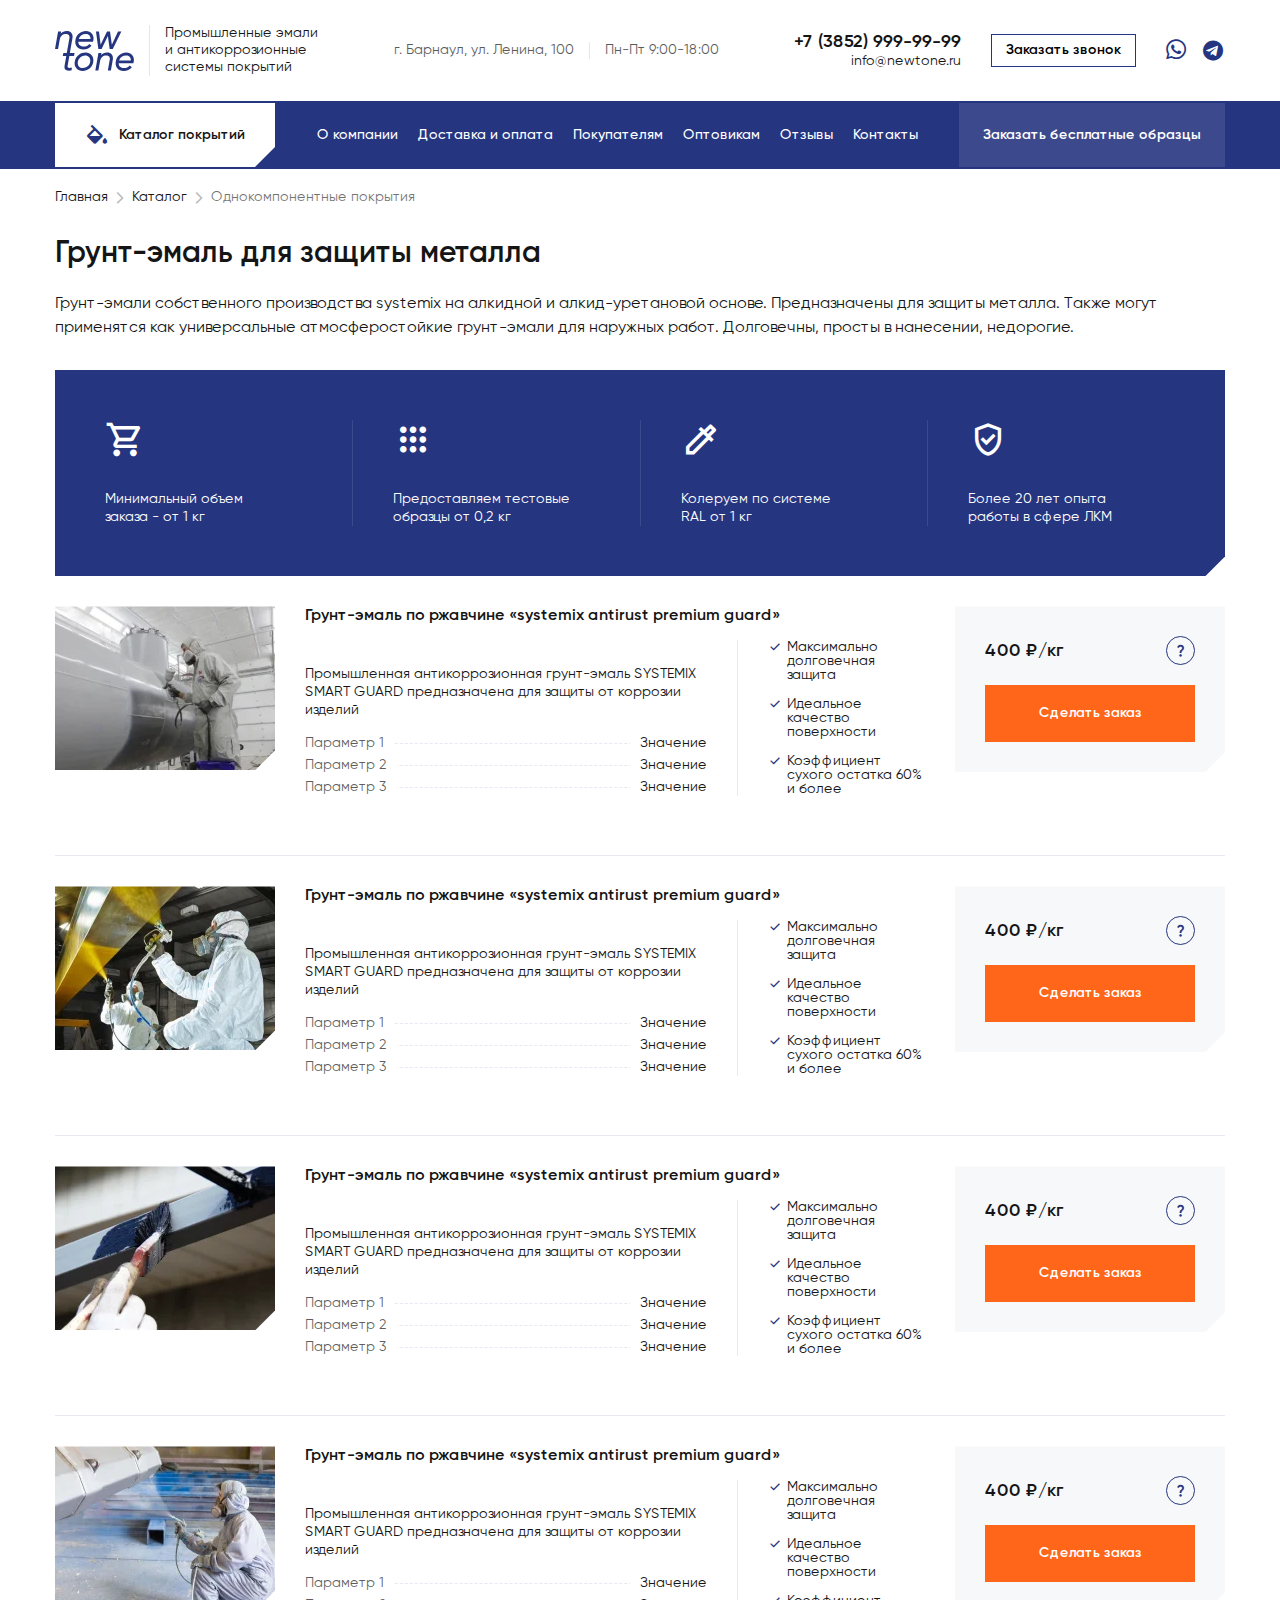
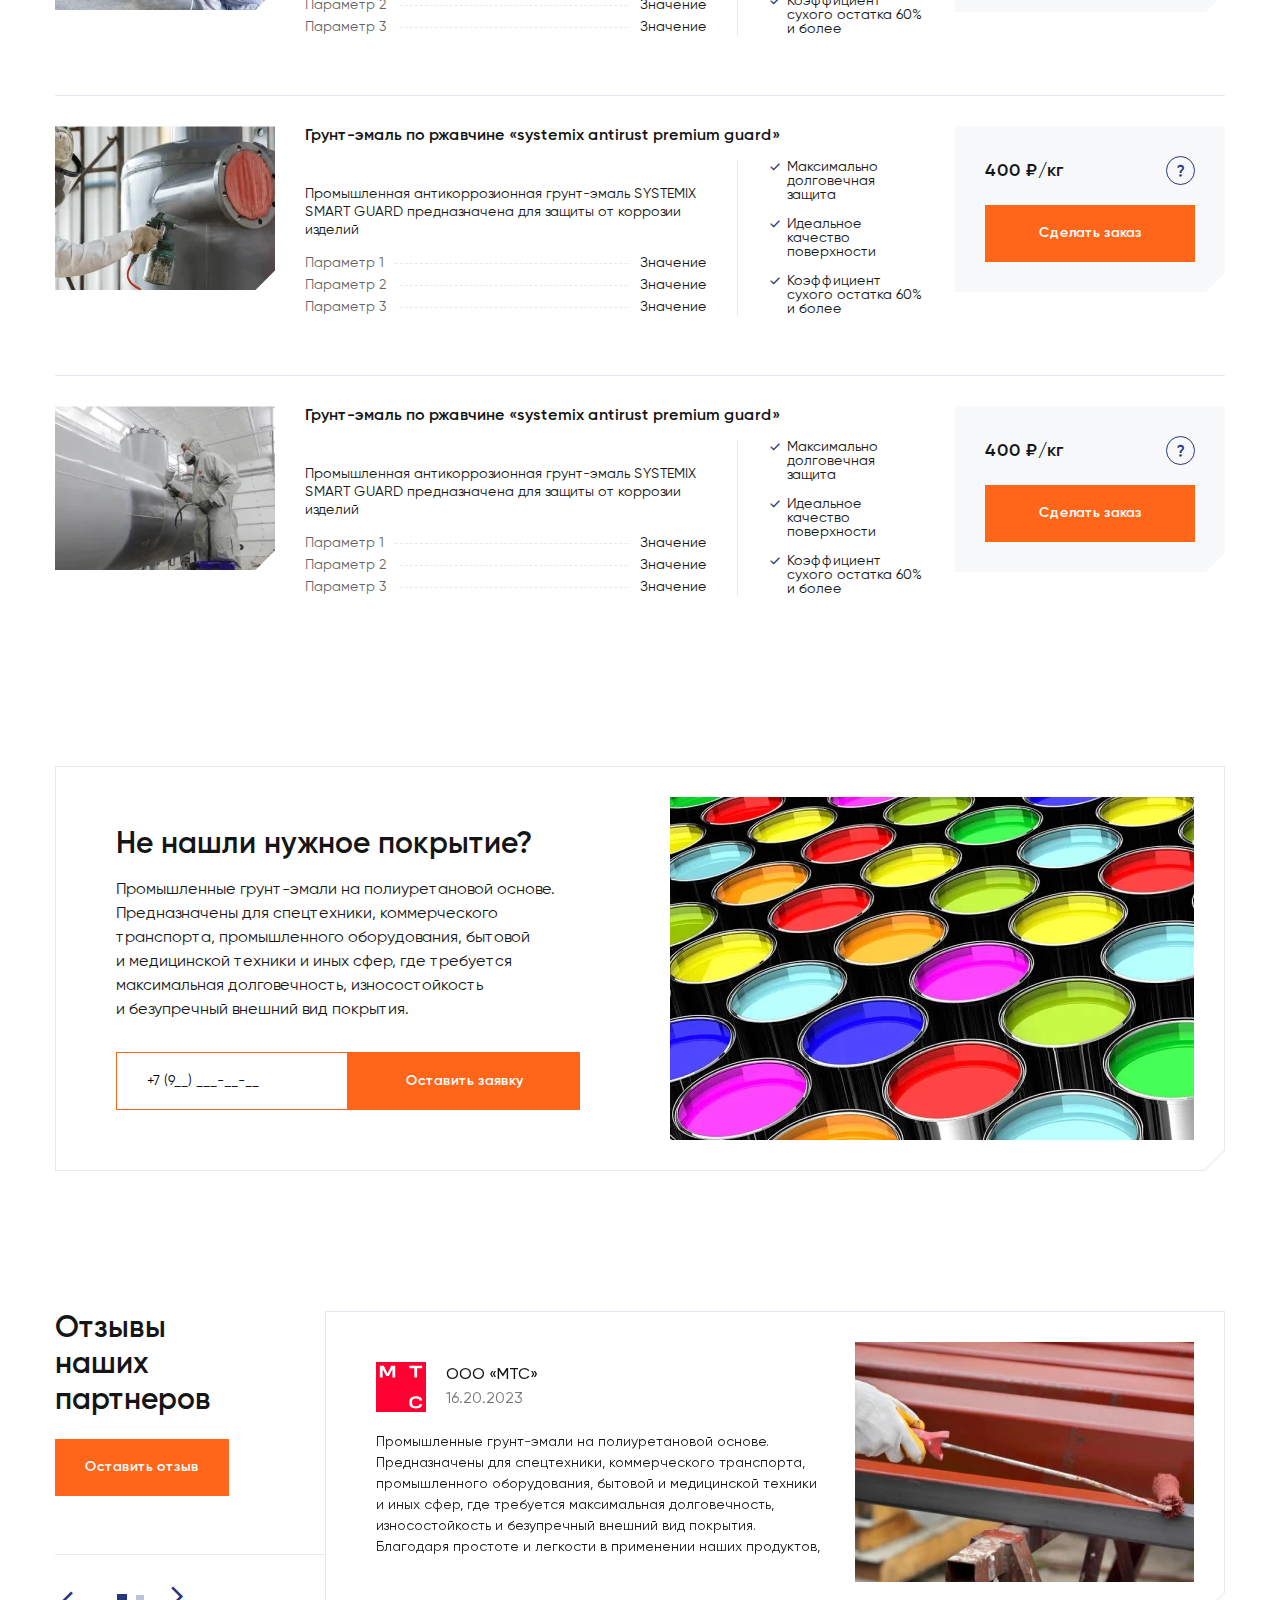
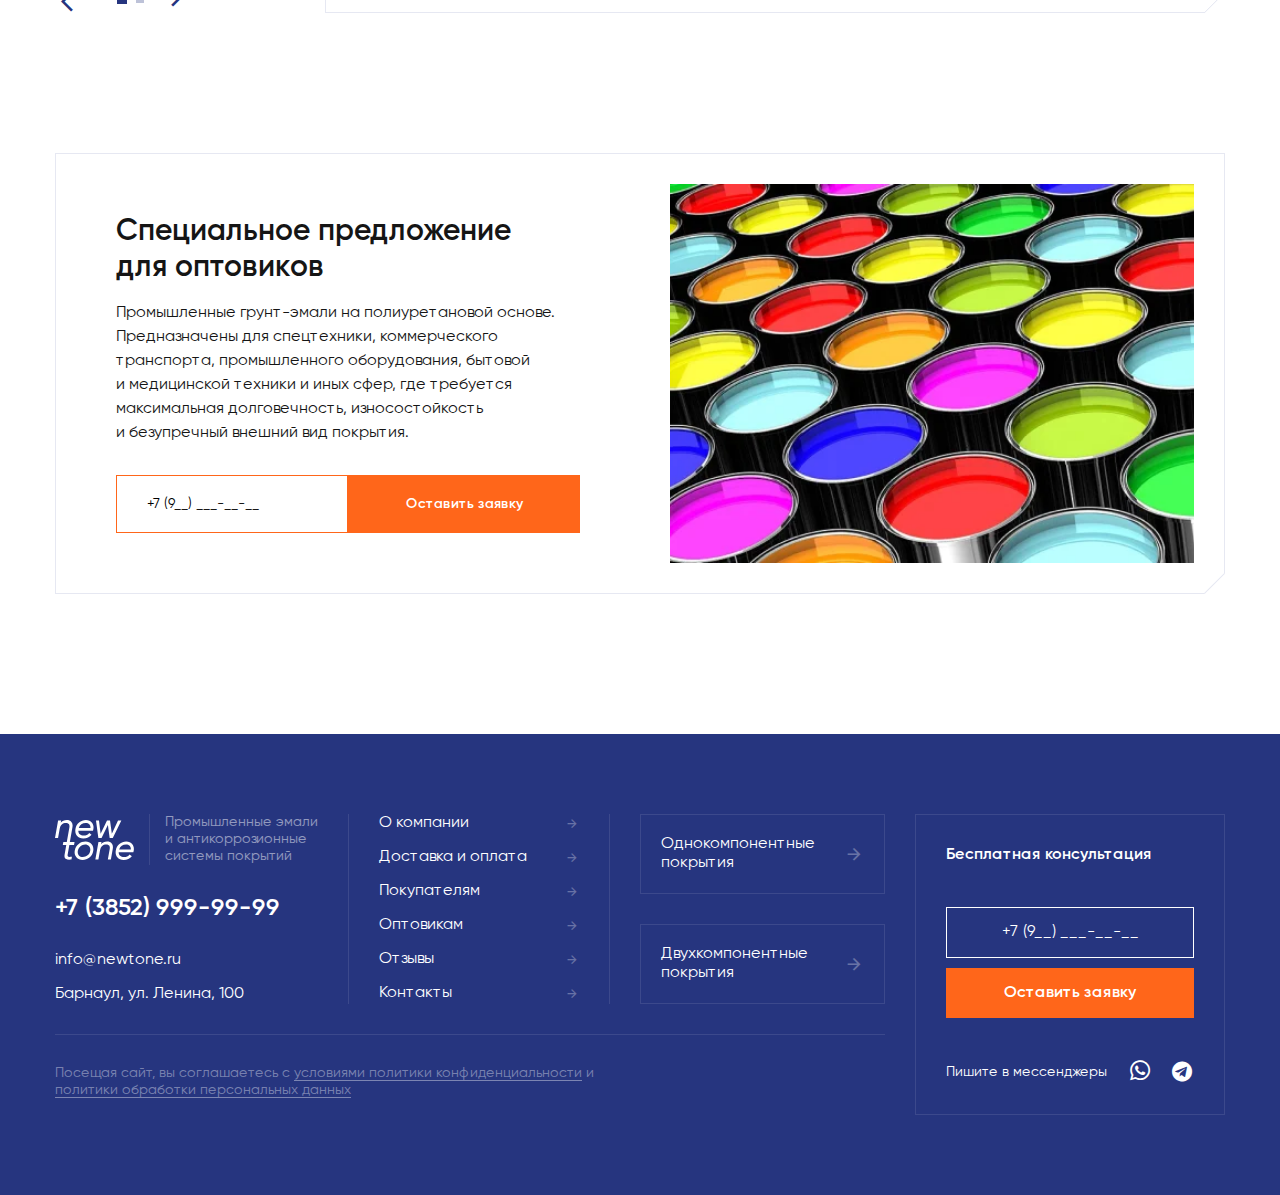
<file: chapter.html>
<!DOCTYPE html>
<!--old-->
<html lang="ru-RU">
  <head>
    <meta charset="UTF-8">
    <meta name="viewport" content="width=device-width, initial-scale=1.0">
    <link rel="preload" href="themes/engine/css/boots.css" as="style">
    <link rel="preload" href="themes/engine/css/main.css" as="style">
    <link rel="preload" href="themes/engine/css/libs.css" as="style">
    <link rel="preload" href="themes/engine/fonts/Gilroy-Regular/Gilroy-Regular.woff2" as="font" type="font/woff2" crossorigin>
    <link rel="stylesheet" href="themes/engine/css/boots.css">
    <link rel="stylesheet" href="themes/engine/css/main.css">
    <link rel="stylesheet" href="themes/engine/css/libs.css">
    <title>Грунт-эмаль для защиты металла</title>
  </head>
  <body>
    <header class="header">
      <div class="header__top py-25">
        <div class="container">
          <div class="header__top-wrapper d-flex align-items-center justify-content-between"><a class="header__logo d-flex align-items-center gap-15" href="index.html"><img class="header__logo-img" src="images/logo.svg" alt="Логотип компании">
              <div class="line line-black d-none d-md-block"></div>
              <div class="header__logo-title fs-14 d-none d-md-block">Промышленные эмали <br> и антикоррозионные <br> системы покрытий</div></a>
            <div class="header__address d-none d-md-flex gap-15">
              <div class="fs-14 lh-1_2 o-0_7">г. Барнаул, ул. Ленина, 100</div>
              <div class="line line-black"></div>
              <div class="fs-14 lh-1_2 o-0_7">Пн-Пт 9:00-18:00</div>
            </div>
            <div class="header__feedback d-flex align-items-center gap-30">
              <div class="d-flex flex-column align-items-end"><a class="fs-16 fs-xl-18 fw-sb" href="tel:+738529999999">+7 (3852) 999-99-99</a><a class="fs-xl-14 fs-14" href="mailto:info@newtone.ru">info@newtone.ru</a></div>
              <button class="btn btn-empty px-15 py-8 d-none d-md-block" data-bs-toggle="modal" data-bs-target=".modal-call">Заказать звонок</button>
              <div class="d-xl-flex d-none gap-15"><a class="d-flex header__social" href="#"><i class="icon whatsapp fs-20" title="Читать нас в WhatsApp"> </i></a><a class="d-flex header__social" href="#"><i class="icon telegram fs-24" title="Читать нас в Телеграмм"> </i></a>
              </div>
            </div>
          </div>
        </div>
      </div>
      <div class="header__bot bg-main py-2">
        <div class="container">
          <div class="header__bot-wrapper d-flex align-items-center justify-content-between"><a class="header__catalog btn btn-white d-flex align-items-center gap-10" href="catalog.html"><i class="icon colors fs-24 d-none d-xl-block"></i><span>Каталог покрытий</span></a>
            <nav class="header__nav d-none d-md-block">
              <ul class="list-unstyled m-0 p-0 d-flex gap-20">
                <li><a class="fs-14 fw-md" href="about.html">О компании</a></li>
                <li><a class="fs-14 fw-md" href="content.html">Доставка и оплата</a></li>
                <li><a class="fs-14 fw-md" href="content.html">Покупателям</a></li>
                <li><a class="fs-14 fw-md" href="content.html">Оптовикам</a></li>
                <li><a class="fs-14 fw-md" href="reviews.html">Отзывы</a></li>
                <li><a class="fs-14 fw-md" href="contact.html">Контакты</a></li>
              </ul>
            </nav>
            <button class="btn header__free" data-bs-toggle="modal" data-bs-target=".modal-samples"><span class="d-none d-xl-block">Заказать бесплатные образцы</span><span class="d-xl-none">бесплатные образцы                                 </span></button>
          </div>
        </div>
      </div>
    </header>
    <main>
      <div class="breadcrumbs">
        <div class="container">
          <div class="breadcrumbs-nav d-flex align-items-center gap-5 text-nowrap overflow-auto">               <a class="breadcrumbs-nav__item d-flex align-items-center gap-5" href="/"><span>Главная</span><i class="icon arrow_back fs-14 o-0_3">                          </i></a><a class="breadcrumbs-nav__item d-flex align-items-center gap-5" href="/"><span>Каталог</span><i class="icon arrow_back fs-14 o-0_3"></i></a><span class="breadcrumbs-nav__item breadcrumbs-nav__item_disabled">Однокомпонентные покрытия</span></div>
        </div>
      </div>
      <section class="chapter">
        <div class="container">
          <div class="chapter__wrapper d-flex flex-column gap-30">
            <div class="chapter__heading d-flex flex-column gap-20">
              <h1 class="fs-24 fs-xl-30 fw-sb mb-0">Грунт-эмаль для защиты металла</h1>
              <div class="content">
                <p>Грунт-эмали собственного производства systemix на алкидной и алкид-уретановой основе. Предназначены для защиты металла. Также могут применятся как универсальные атмосферостойкие грунт-эмали для наружных работ. Долговечны, просты в нанесении, недорогие.</p>
              </div>
            </div>
            <div class="advantages__grid bg-main p-30 p-xl-50">
              <div class="advantages__item d-flex flex-column align-items-start gap-15 gap-xl-30 text-white"><i class="icon fs-30 fs-xl-40 shopping_cart"></i>
                <div class="fs-14 lh-1_3 fs-md">Минимальный объем <br> заказа - от 1 кг</div>
              </div>
              <div class="line line-white"></div>
              <div class="advantages__item d-flex flex-column align-items-start gap-15 gap-xl-30 text-white"><i class="icon fs-30 fs-xl-40 apps"></i>
                <div class="fs-14 lh-1_3 fs-md">Предоставляем тестовые <br> образцы от 0,2 кг</div>
              </div>
              <div class="line line-white d-none d-xl-block"> </div>
              <div class="advantages__item d-flex flex-column align-items-start gap-15 gap-xl-30 text-white"><i class="icon fs-30 fs-xl-40 colorize"></i>
                <div class="fs-14 lh-1_3 fs-md">Колеруем по системе <br> RAL от 1 кг</div>
              </div>
              <div class="line line-white"> </div>
              <div class="advantages__item d-flex flex-column align-items-start gap-15 gap-xl-30 text-white"><i class="icon fs-30 fs-xl-40 verified_user"></i>
                <div class="fs-14 lh-1_3 fs-md">Более 20 лет опыта <br> работы в сфере ЛКМ</div>
              </div>
            </div>
            <div class="mainChapter__products">
              <div class="product-item"><a class="product-item__img" href="product.html">
                  <picture>
                    <source srcset="images/product_min/1.webp" type="image/webp"><img src="images/product_min/1.jpg" alt="Грунт-эмаль по ржавчине «systemix antirust premium guard»" loading="lazy">
                  </picture></a>
                <div class="product-item__info d-flex flex-column gap-10 gap-xl-14"><a class="product-item__title fs-16 fw-sb" href="product.html">Грунт-эмаль по ржавчине «systemix antirust premium guard»</a>
                  <div class="product-item__wrapper">
                    <div class="product-item__desc">
                      <p class="fs-14 lh-1_3">Промышленная антикоррозионная грунт-эмаль SYSTEMIX SMART GUARD предназначена для защиты от коррозии изделий</p>
                      <div class="product-item__characteristic d-flex flex-column gap-5">
                        <div class="product-item__characteristic-line"><span><span>Параметр 1</span></span><span><span>Значение</span></span></div>
                        <div class="product-item__characteristic-line"><span><span>Параметр 2</span></span><span><span>Значение</span></span></div>
                        <div class="product-item__characteristic-line"><span><span>Параметр 3</span></span><span><span>Значение</span></span></div>
                      </div>
                    </div>
                    <div class="line line-light"></div>
                    <div class="product-item__advantages d-flex flex-column gap-10 gap-xl-15">
                      <div class="product-item__advantages-item d-flex align-items-start gap-5"><i class="icon check fs-14 text-main"></i><span class="fs-14 lh-1">Максимально долговечная защита</span></div>
                      <div class="product-item__advantages-item d-flex align-items-start gap-5"><i class="icon check fs-14 text-main"></i><span class="fs-14 lh-1">Идеальное качество поверхности</span></div>
                      <div class="product-item__advantages-item d-flex align-items-start gap-5"><i class="icon check fs-14 text-main"></i><span class="fs-14 lh-1">Коэффициент сухого остатка 60% и более</span></div>
                    </div>
                  </div>
                </div>
                <div class="product-item__buy bg-light d-flex gap-20 p-20 p-md-30 justify-content-between">           
                  <div class="d-flex align-items-center justify-content-between gap-20">
                    <div class="product-item__price fs-18 fw-sb">400 <span>₽/кг</span></div>
                    <div class="product-item__hint" data-tippy-content="Дополнительная информация о товаре"><i class="icon question_mark fs-15"></i></div>
                  </div>
                  <button class="btn btn-main" data-bs-toggle="modal" data-bs-target=".modal-order">Сделать заказ</button>
                </div>
              </div>
              <div class="product-item"><a class="product-item__img" href="product.html">
                  <picture>
                    <source srcset="images/product_min/2.webp" type="image/webp"><img src="images/product_min/2.jpg" alt="Грунт-эмаль по ржавчине «systemix antirust premium guard»" loading="lazy">
                  </picture></a>
                <div class="product-item__info d-flex flex-column gap-10 gap-xl-14"><a class="product-item__title fs-16 fw-sb" href="product.html">Грунт-эмаль по ржавчине «systemix antirust premium guard»</a>
                  <div class="product-item__wrapper">
                    <div class="product-item__desc">
                      <p class="fs-14 lh-1_3">Промышленная антикоррозионная грунт-эмаль SYSTEMIX SMART GUARD предназначена для защиты от коррозии изделий</p>
                      <div class="product-item__characteristic d-flex flex-column gap-5">
                        <div class="product-item__characteristic-line"><span><span>Параметр 1</span></span><span><span>Значение</span></span></div>
                        <div class="product-item__characteristic-line"><span><span>Параметр 2</span></span><span><span>Значение</span></span></div>
                        <div class="product-item__characteristic-line"><span><span>Параметр 3</span></span><span><span>Значение</span></span></div>
                      </div>
                    </div>
                    <div class="line line-light"></div>
                    <div class="product-item__advantages d-flex flex-column gap-10 gap-xl-15">
                      <div class="product-item__advantages-item d-flex align-items-start gap-5"><i class="icon check fs-14 text-main"></i><span class="fs-14 lh-1">Максимально долговечная защита</span></div>
                      <div class="product-item__advantages-item d-flex align-items-start gap-5"><i class="icon check fs-14 text-main"></i><span class="fs-14 lh-1">Идеальное качество поверхности</span></div>
                      <div class="product-item__advantages-item d-flex align-items-start gap-5"><i class="icon check fs-14 text-main"></i><span class="fs-14 lh-1">Коэффициент сухого остатка 60% и более</span></div>
                    </div>
                  </div>
                </div>
                <div class="product-item__buy bg-light d-flex gap-20 p-20 p-md-30 justify-content-between">           
                  <div class="d-flex align-items-center justify-content-between gap-20">
                    <div class="product-item__price fs-18 fw-sb">400 <span>₽/кг</span></div>
                    <div class="product-item__hint" data-tippy-content="Дополнительная информация о товаре"><i class="icon question_mark fs-15"></i></div>
                  </div>
                  <button class="btn btn-main" data-bs-toggle="modal" data-bs-target=".modal-order">Сделать заказ</button>
                </div>
              </div>
              <div class="product-item"><a class="product-item__img" href="product.html">
                  <picture>
                    <source srcset="images/product_min/3.webp" type="image/webp"><img src="images/product_min/3.jpg" alt="Грунт-эмаль по ржавчине «systemix antirust premium guard»" loading="lazy">
                  </picture></a>
                <div class="product-item__info d-flex flex-column gap-10 gap-xl-14"><a class="product-item__title fs-16 fw-sb" href="product.html">Грунт-эмаль по ржавчине «systemix antirust premium guard»</a>
                  <div class="product-item__wrapper">
                    <div class="product-item__desc">
                      <p class="fs-14 lh-1_3">Промышленная антикоррозионная грунт-эмаль SYSTEMIX SMART GUARD предназначена для защиты от коррозии изделий</p>
                      <div class="product-item__characteristic d-flex flex-column gap-5">
                        <div class="product-item__characteristic-line"><span><span>Параметр 1</span></span><span><span>Значение</span></span></div>
                        <div class="product-item__characteristic-line"><span><span>Параметр 2</span></span><span><span>Значение</span></span></div>
                        <div class="product-item__characteristic-line"><span><span>Параметр 3</span></span><span><span>Значение</span></span></div>
                      </div>
                    </div>
                    <div class="line line-light"></div>
                    <div class="product-item__advantages d-flex flex-column gap-10 gap-xl-15">
                      <div class="product-item__advantages-item d-flex align-items-start gap-5"><i class="icon check fs-14 text-main"></i><span class="fs-14 lh-1">Максимально долговечная защита</span></div>
                      <div class="product-item__advantages-item d-flex align-items-start gap-5"><i class="icon check fs-14 text-main"></i><span class="fs-14 lh-1">Идеальное качество поверхности</span></div>
                      <div class="product-item__advantages-item d-flex align-items-start gap-5"><i class="icon check fs-14 text-main"></i><span class="fs-14 lh-1">Коэффициент сухого остатка 60% и более</span></div>
                    </div>
                  </div>
                </div>
                <div class="product-item__buy bg-light d-flex gap-20 p-20 p-md-30 justify-content-between">           
                  <div class="d-flex align-items-center justify-content-between gap-20">
                    <div class="product-item__price fs-18 fw-sb">400 <span>₽/кг</span></div>
                    <div class="product-item__hint" data-tippy-content="Дополнительная информация о товаре"><i class="icon question_mark fs-15"></i></div>
                  </div>
                  <button class="btn btn-main" data-bs-toggle="modal" data-bs-target=".modal-order">Сделать заказ</button>
                </div>
              </div>
              <div class="product-item"><a class="product-item__img" href="product.html">
                  <picture>
                    <source srcset="images/product_min/4.webp" type="image/webp"><img src="images/product_min/4.jpg" alt="Грунт-эмаль по ржавчине «systemix antirust premium guard»" loading="lazy">
                  </picture></a>
                <div class="product-item__info d-flex flex-column gap-10 gap-xl-14"><a class="product-item__title fs-16 fw-sb" href="product.html">Грунт-эмаль по ржавчине «systemix antirust premium guard»</a>
                  <div class="product-item__wrapper">
                    <div class="product-item__desc">
                      <p class="fs-14 lh-1_3">Промышленная антикоррозионная грунт-эмаль SYSTEMIX SMART GUARD предназначена для защиты от коррозии изделий</p>
                      <div class="product-item__characteristic d-flex flex-column gap-5">
                        <div class="product-item__characteristic-line"><span><span>Параметр 1</span></span><span><span>Значение</span></span></div>
                        <div class="product-item__characteristic-line"><span><span>Параметр 2</span></span><span><span>Значение</span></span></div>
                        <div class="product-item__characteristic-line"><span><span>Параметр 3</span></span><span><span>Значение</span></span></div>
                      </div>
                    </div>
                    <div class="line line-light"></div>
                    <div class="product-item__advantages d-flex flex-column gap-10 gap-xl-15">
                      <div class="product-item__advantages-item d-flex align-items-start gap-5"><i class="icon check fs-14 text-main"></i><span class="fs-14 lh-1">Максимально долговечная защита</span></div>
                      <div class="product-item__advantages-item d-flex align-items-start gap-5"><i class="icon check fs-14 text-main"></i><span class="fs-14 lh-1">Идеальное качество поверхности</span></div>
                      <div class="product-item__advantages-item d-flex align-items-start gap-5"><i class="icon check fs-14 text-main"></i><span class="fs-14 lh-1">Коэффициент сухого остатка 60% и более</span></div>
                    </div>
                  </div>
                </div>
                <div class="product-item__buy bg-light d-flex gap-20 p-20 p-md-30 justify-content-between">           
                  <div class="d-flex align-items-center justify-content-between gap-20">
                    <div class="product-item__price fs-18 fw-sb">400 <span>₽/кг</span></div>
                    <div class="product-item__hint" data-tippy-content="Дополнительная информация о товаре"><i class="icon question_mark fs-15"></i></div>
                  </div>
                  <button class="btn btn-main" data-bs-toggle="modal" data-bs-target=".modal-order">Сделать заказ</button>
                </div>
              </div>
              <div class="product-item"><a class="product-item__img" href="product.html">
                  <picture>
                    <source srcset="images/product_min/5.webp" type="image/webp"><img src="images/product_min/5.jpg" alt="Грунт-эмаль по ржавчине «systemix antirust premium guard»" loading="lazy">
                  </picture></a>
                <div class="product-item__info d-flex flex-column gap-10 gap-xl-14"><a class="product-item__title fs-16 fw-sb" href="product.html">Грунт-эмаль по ржавчине «systemix antirust premium guard»</a>
                  <div class="product-item__wrapper">
                    <div class="product-item__desc">
                      <p class="fs-14 lh-1_3">Промышленная антикоррозионная грунт-эмаль SYSTEMIX SMART GUARD предназначена для защиты от коррозии изделий</p>
                      <div class="product-item__characteristic d-flex flex-column gap-5">
                        <div class="product-item__characteristic-line"><span><span>Параметр 1</span></span><span><span>Значение</span></span></div>
                        <div class="product-item__characteristic-line"><span><span>Параметр 2</span></span><span><span>Значение</span></span></div>
                        <div class="product-item__characteristic-line"><span><span>Параметр 3</span></span><span><span>Значение</span></span></div>
                      </div>
                    </div>
                    <div class="line line-light"></div>
                    <div class="product-item__advantages d-flex flex-column gap-10 gap-xl-15">
                      <div class="product-item__advantages-item d-flex align-items-start gap-5"><i class="icon check fs-14 text-main"></i><span class="fs-14 lh-1">Максимально долговечная защита</span></div>
                      <div class="product-item__advantages-item d-flex align-items-start gap-5"><i class="icon check fs-14 text-main"></i><span class="fs-14 lh-1">Идеальное качество поверхности</span></div>
                      <div class="product-item__advantages-item d-flex align-items-start gap-5"><i class="icon check fs-14 text-main"></i><span class="fs-14 lh-1">Коэффициент сухого остатка 60% и более</span></div>
                    </div>
                  </div>
                </div>
                <div class="product-item__buy bg-light d-flex gap-20 p-20 p-md-30 justify-content-between">           
                  <div class="d-flex align-items-center justify-content-between gap-20">
                    <div class="product-item__price fs-18 fw-sb">400 <span>₽/кг</span></div>
                    <div class="product-item__hint" data-tippy-content="Дополнительная информация о товаре"><i class="icon question_mark fs-15"></i></div>
                  </div>
                  <button class="btn btn-main" data-bs-toggle="modal" data-bs-target=".modal-order">Сделать заказ</button>
                </div>
              </div>
              <div class="product-item"><a class="product-item__img" href="product.html">
                  <picture>
                    <source srcset="images/product_min/1.webp" type="image/webp"><img src="images/product_min/1.jpg" alt="Грунт-эмаль по ржавчине «systemix antirust premium guard»" loading="lazy">
                  </picture></a>
                <div class="product-item__info d-flex flex-column gap-10 gap-xl-14"><a class="product-item__title fs-16 fw-sb" href="product.html">Грунт-эмаль по ржавчине «systemix antirust premium guard»</a>
                  <div class="product-item__wrapper">
                    <div class="product-item__desc">
                      <p class="fs-14 lh-1_3">Промышленная антикоррозионная грунт-эмаль SYSTEMIX SMART GUARD предназначена для защиты от коррозии изделий</p>
                      <div class="product-item__characteristic d-flex flex-column gap-5">
                        <div class="product-item__characteristic-line"><span><span>Параметр 1</span></span><span><span>Значение</span></span></div>
                        <div class="product-item__characteristic-line"><span><span>Параметр 2</span></span><span><span>Значение</span></span></div>
                        <div class="product-item__characteristic-line"><span><span>Параметр 3</span></span><span><span>Значение</span></span></div>
                      </div>
                    </div>
                    <div class="line line-light"></div>
                    <div class="product-item__advantages d-flex flex-column gap-10 gap-xl-15">
                      <div class="product-item__advantages-item d-flex align-items-start gap-5"><i class="icon check fs-14 text-main"></i><span class="fs-14 lh-1">Максимально долговечная защита</span></div>
                      <div class="product-item__advantages-item d-flex align-items-start gap-5"><i class="icon check fs-14 text-main"></i><span class="fs-14 lh-1">Идеальное качество поверхности</span></div>
                      <div class="product-item__advantages-item d-flex align-items-start gap-5"><i class="icon check fs-14 text-main"></i><span class="fs-14 lh-1">Коэффициент сухого остатка 60% и более</span></div>
                    </div>
                  </div>
                </div>
                <div class="product-item__buy bg-light d-flex gap-20 p-20 p-md-30 justify-content-between">           
                  <div class="d-flex align-items-center justify-content-between gap-20">
                    <div class="product-item__price fs-18 fw-sb">400 <span>₽/кг</span></div>
                    <div class="product-item__hint" data-tippy-content="Дополнительная информация о товаре"><i class="icon question_mark fs-15"></i></div>
                  </div>
                  <button class="btn btn-main" data-bs-toggle="modal" data-bs-target=".modal-order">Сделать заказ</button>
                </div>
              </div>
            </div>
          </div>
        </div>
      </section>
      <section class="feedback-special">
        <div class="container">
          <div class="feedback-special__wrapper">
            <div class="feedback__grid">                   
              <div class="feedback__desc d-flex flex-column gap-20 gap-xl-30">
                <div class="d-flex flex-column gap-20 gap-xl-15">
                  <h2 class="fs-24 fs-xl-30 fw-sb mb-0">Не нашли нужное покрытие?</h2>
                  <div class="content">
                    <p>Промышленные грунт-эмали на полиуретановой основе. Предназначены для спецтехники, коммерческого транспорта, промышленного оборудования, бытовой и медицинской техники и иных сфер, где требуется максимальная долговечность, износостойкость и безупречный внешний вид покрытия.</p>
                  </div>
                </div>
                <form class="form-concat" name="form_search" autocomplete="off">
                  <input class="main-input" type="tel" placeholder="+7 (9__) ___-__-__" required>
                  <button class="btn btn-main">Оставить заявку</button>
                </form>
              </div>
              <div class="feedback-special__img">
                <picture>
                  <source srcset="images/feedback/feedback.webp" type="image/webp"><img src="images/feedback/feedback.jpg" alt="" loading="lazy">
                </picture>
              </div>
            </div>
          </div>
        </div>
      </section>
      <section class="reviews">
        <div class="container">
          <div class="reviews__grid">
            <div class="reviews__heading d-flex flex-column justify-content-between gap-30">
              <div class="reviews__heading-main d-flex gap-20">
                <h2 class="fs-24 fs-xl-30 fw-sb mb-0">Отзывы наших партнеров</h2>
                <button class="btn btn-main" data-bs-toggle="modal" data-bs-target=".modal-review">Оставить отзыв                        </button>
              </div>
              <div class="reviews__heading-navigation pt-30">
                <div class="slider-navigation-reviews d-flex align-items-center gap-20">
                  <div class="slider-prev"><i class="icon arrow_back fs-24 text-main"></i></div>
                  <div class="slider-pagination-wrapper">
                    <div class="slider-pagination"></div>
                  </div>
                  <div class="slider-next"><i class="icon arrow_back fs-24 text-main">   </i></div>
                </div>
              </div>
            </div>
            <div class="swiper slider-reviews w-100">
              <div class="swiper-wrapper">
                <div class="swiper-slide">
                  <div class="reviews__item">
                    <div class="reviews__item-desc d-flex flex-column gap-20 p-0 p-xl-20">
                      <div class="reviews__item-author d-flex align-items-center gap-20">
                        <div class="reviews__item-avatar"><img src="images/reviews/avatar/avatar_img.svg" alt="Логотип МТС" loading="lazy">
                        </div>
                        <div class="d-flex flex-column gap-5">
                          <div class="fs-16 fw-md">ООО «МТС»</div>
                          <div class="fs-16 o-0_6">16.20.2023</div>
                        </div>
                      </div>
                      <div class="reviews__item-text scroll-visible">
                        <div class="content">
                          <p>Промышленные грунт-эмали на полиуретановой основе. Предназначены для спецтехники, коммерческого транспорта, промышленного оборудования, бытовой и медицинской техники и иных сфер, где требуется максимальная долговечность, износостойкость и безупречный внешний вид покрытия. Благодаря простоте и легкости в применении наших продуктов, даже при минимальной подготовке поверхности удается достичь высоких защитных свойств и долговечности ЛКП.</p>
                        </div>
                      </div>
                    </div>
                    <div class="reviews__item-img">
                      <picture>
                        <source srcset="images/reviews/review_img.webp" type="image/webp"><img src="images/reviews/review_img.jpg" alt="" loading="lazy">
                      </picture>
                    </div>
                  </div>
                </div>
                <div class="swiper-slide">
                  <div class="reviews__item">
                    <div class="reviews__item-desc d-flex flex-column gap-20 p-0 p-xl-20">
                      <div class="reviews__item-author d-flex align-items-center gap-20">
                        <div class="reviews__item-avatar"><img src="images/reviews/avatar/avatar_img.svg" alt="Логотип МТС" loading="lazy">
                        </div>
                        <div class="d-flex flex-column gap-5">
                          <div class="fs-16 fw-md">ООО «МТС»</div>
                          <div class="fs-16 o-0_6">16.20.2023</div>
                        </div>
                      </div>
                      <div class="reviews__item-text scroll-visible">
                        <div class="content">
                          <p>Промышленные грунт-эмали на полиуретановой основе. Предназначены для спецтехники, коммерческого транспорта, промышленного оборудования, бытовой и медицинской техники и иных сфер, где требуется максимальная долговечность, износостойкость и безупречный внешний вид покрытия. Благодаря простоте и легкости в применении наших продуктов, даже при минимальной подготовке поверхности удается достичь высоких защитных свойств и долговечности ЛКП.</p>
                        </div>
                      </div>
                    </div>
                    <div class="reviews__item-img">
                      <picture>
                        <source srcset="images/reviews/review_img.webp" type="image/webp"><img src="images/reviews/review_img.jpg" alt="" loading="lazy">
                      </picture>
                    </div>
                  </div>
                </div>
                <div class="swiper-slide">
                  <div class="reviews__item">
                    <div class="reviews__item-desc d-flex flex-column gap-20 p-0 p-xl-20">
                      <div class="reviews__item-author d-flex align-items-center gap-20">
                        <div class="reviews__item-avatar"><img src="images/reviews/avatar/avatar_img.svg" alt="Логотип МТС" loading="lazy">
                        </div>
                        <div class="d-flex flex-column gap-5">
                          <div class="fs-16 fw-md">ООО «МТС»</div>
                          <div class="fs-16 o-0_6">16.20.2023</div>
                        </div>
                      </div>
                      <div class="reviews__item-text scroll-visible">
                        <div class="content">
                          <p>Промышленные грунт-эмали на полиуретановой основе. Предназначены для спецтехники, коммерческого транспорта, промышленного оборудования, бытовой и медицинской техники и иных сфер, где требуется максимальная долговечность, износостойкость и безупречный внешний вид покрытия. Благодаря простоте и легкости в применении наших продуктов, даже при минимальной подготовке поверхности удается достичь высоких защитных свойств и долговечности ЛКП.</p>
                        </div>
                      </div>
                    </div>
                    <div class="reviews__item-img">
                      <picture>
                        <source srcset="images/reviews/review_img.webp" type="image/webp"><img src="images/reviews/review_img.jpg" alt="" loading="lazy">
                      </picture>
                    </div>
                  </div>
                </div>
              </div>
            </div>
          </div>
        </div>
      </section>
      <section class="feedback-special">
        <div class="container">
          <div class="feedback-special__wrapper">
            <div class="feedback__grid">
              <div class="feedback__desc d-flex flex-column gap-20 gap-xl-30">
                <div class="d-flex flex-column gap-20 gap-xl-15">
                  <h2 class="fs-24 fs-xl-30 fw-sb mb-0">Специальное предложение <br> для оптовиков</h2>
                  <div class="content">
                    <p>Промышленные грунт-эмали на полиуретановой основе. Предназначены для спецтехники, коммерческого транспорта, промышленного оборудования, бытовой и медицинской техники и иных сфер, где требуется максимальная долговечность, износостойкость и безупречный внешний вид покрытия.</p>
                  </div>
                </div>
                <form class="form-concat" name="form_special" autocomplete="off">
                  <input class="main-input" type="tel" placeholder="+7 (9__) ___-__-__" required>
                  <button class="btn btn-main">Оставить заявку</button>
                </form>
              </div>
              <div class="feedback-special__img">
                <picture>
                  <source srcset="images/feedback/feedback.webp" type="image/webp"><img src="images/feedback/feedback.jpg" alt="" loading="lazy">
                </picture>
              </div>
            </div>
          </div>
        </div>
      </section>
    </main>
    <footer class="footer bg-main py-80">
      <div class="container">
        <div class="footer__grid">
          <div class="footer__wrapper d-flex flex-column gap-30">
            <div class="footer__block">
              <div class="d-flex flex-column aliggn-items-start justify-content-between gap-20">
                <div class="header__logo d-flex align-items-center gap-15"><img class="header__logo-img" src="images/logof.svg" alt="Логотип компании">
                  <div class="line line-white"></div>
                  <div class="header__logo-title fs-14 o-0_5">Промышленные эмали <br> и антикоррозионные <br> системы покрытий</div>
                </div><a class="footer__href fs-24 fw-sb" href="tel:+738529999999">+7 (3852) 999-99-99</a>
                <div class="d-flex flex-column gap-15"><a class="footer__href fs-16" href="mailto:info@newtone.ru">info@newtone.ru </a>
                  <div class="fs-16">Барнаул, ул. Ленина, 100</div>
                </div>
              </div>
              <div class="line line-white"></div>
              <div class="footer__nav">                     
                <ul class="list-unstyled p-0 m-0 d-flex flex-column gap-15 flex-grow-1">
                  <li><a class="footer__href d-flex align-items-center justify-content-between gap-20" href="about.html"><span class="fs-16">О компании</span><i class="icon arrow_forward fs-14"></i></a></li>
                  <li><a class="footer__href d-flex align-items-center justify-content-between gap-20" href="content.html"><span class="fs-16">Доставка и оплата</span><i class="icon arrow_forward fs-14"></i></a></li>
                  <li><a class="footer__href d-flex align-items-center justify-content-between gap-20" href="content.html"><span class="fs-16">Покупателям</span><i class="icon arrow_forward fs-14"></i></a></li>
                  <li><a class="footer__href d-flex align-items-center justify-content-between gap-20" href="content.html"><span class="fs-16">Оптовикам</span><i class="icon arrow_forward fs-14"></i></a></li>
                  <li><a class="footer__href d-flex align-items-center justify-content-between gap-20" href="reviews.html"><span class="fs-16">Отзывы</span><i class="icon arrow_forward fs-14"></i></a></li>
                  <li><a class="footer__href d-flex align-items-center justify-content-between gap-20" href="contact.html"><span class="fs-16">Контакты</span><i class="icon arrow_forward fs-14"></i></a></li>
                </ul>
              </div>
              <div class="line line-white"></div>
              <div class="footer__chapters d-flex gap-30"><a class="footer__href footer__chapter d-flex align-items-center justify-content-between p-20 flex-grow-1" href="chapter.html"><span>Однокомпонентные <br> покрытия</span><i class="icon arrow_forward fs-20"></i></a><a class="footer__href footer__chapter d-flex align-items-center justify-content-between p-20 flex-grow-1" href="chapter.html"><span>Двухкомпонентные <br> покрытия</span><i class="icon arrow_forward fs-20"></i></a></div>
            </div>
            <p class="footer__rule fs-14">Посещая сайт, вы соглашаетесь с <button class='btn-inline btn'>условиями политики конфиденциальности</button> и <button class='btn-inline btn'>политики обработки персональных данных</button></p>
          </div>
          <div class="footer__form d-flex flex-column gap-20 p-30 justify-content-between">
            <div class="fs-16 fw-sb">Бесплатная консультация</div>
            <form class="d-flex flex-column gap-10" name="consultation_form" autocomplete="off">
              <input class="main-input px-20 py-15 fs-16" type="tel" placeholder="+7 (9__) ___-__-__" required>
              <button class="btn btn-main px-20 py-15 fs-16">Оставить заявку</button>
            </form>
            <div class="d-flex align-items-center justify-content-between">
              <div class="fs-14">Пишите в мессенджеры</div>
              <div class="d-flex gap-20"><a class="d-flex footer__social" href="#"><i class="icon whatsapp fs-20" title="Читать нас в WhatsApp"></i></a><a class="d-flex footer__social" href="#"><i class="icon telegram fs-24" title="Читать нас в Телеграмм"></i></a>
              </div>
            </div>
          </div>
        </div>
      </div>
    </footer>
    <div class="footer-sticky d-md-none bg-plight p-10">   
      <div class="container">           
        <div class="d-flex align-items-center justify-content-between gap-50">          <a class="d-flex flex-column align-items-center gap-5" href="#mobile-menu"><i class="icon menu fs-24 text-main"></i><span class="fs-12 fw-md">Меню</span></a>
          <button class="btn btn-inline d-flex flex-column align-items-center gap-5" data-bs-toggle="modal" data-bs-target=".modal-call"><i class="icon cal fs-24 fw-md"></i><span class="fs-12 fw-md">Звонок</span></button><a class="btn btn-inline d-flex flex-column align-items-center gap-5" href="#"><i class="icon whatsapp fs-24 fw-md"></i><span class="fs-12 fw-md">WhatsApp</span></a>
          <button class="btn btn-inline d-flex flex-column align-items-center gap-5" data-bs-toggle="modal" data-bs-target=".modal-samples"><i class="icon colors fs-24 fw-md"></i><span class="fs-12 fw-md">Образцы</span></button>
        </div>
      </div>
    </div>
    <nav class="mobile-menu menu-scrolling" id="mobile-menu">
      <ul>
        <li class="sub">
          <div class="d-flex flex-column gap-5 align-items-start"><a class="fs-18 fw-sb w-auto" href="tel:+738529999999">+7 (3852) 999-99-99</a><a class="fs-14" href="mailto:info@newtone.ru">info@newtone.ru</a>
            <div class="fs-14">Барнаул, ул. Ленина, 100</div>
          </div>
        </li>
        <li class="noSub">
          <div class="d-flex flex-column gap-5 align-items-start">               <a class="footer__href d-flex align-items-center justify-content-between gap-20 w-100" href="about.html"><span class="fs-14 p-0">О компании</span><i class="icon arrow_forward fs-14">                               </i></a><a class="footer__href d-flex align-items-center justify-content-between gap-20 w-100" href="content.html"><span class="fs-14 p-0">Доставка и оплата</span><i class="icon arrow_forward fs-14">                               </i></a><a class="footer__href d-flex align-items-center justify-content-between gap-20 w-100" href="content.html"><span class="fs-14 p-0">Покупателям</span><i class="icon arrow_forward fs-14">                               </i></a><a class="footer__href d-flex align-items-center justify-content-between gap-20 w-100" href="content.html"><span class="fs-14 p-0">Оптовикам</span><i class="icon arrow_forward fs-14">                               </i></a><a class="footer__href d-flex align-items-center justify-content-between gap-20 w-100" href="reviews.html"><span class="fs-14 p-0">Отзывы</span><i class="icon arrow_forward fs-14">                               </i></a><a class="footer__href d-flex align-items-center justify-content-between gap-20 w-100" href="contact.html"><span class="fs-14 p-0">Контакты</span><i class="icon arrow_forward fs-14">                               </i></a>
          </div>
        </li>
        <li class="noSub">
          <div class="d-flex flex-column gap-5 align-items-start">               <a class="footer__href d-flex align-items-center justify-content-between gap-20" href="chapter.html"><span class="fs-14 p-0">Однокомпонентные покрытия</span></a><a class="footer__href d-flex align-items-center justify-content-between gap-20" href="chapter.html"><span class="fs-14 p-0">Двухкомпонентные покрытия</span></a>
          </div>
        </li>
        <li class="noSub">
          <div class="d-flex flex-column gap-15 align-items-start">
            <form class="d-flex flex-column gap-10" name="mobile_order" autocomplete="off">
              <div class="fs-14 fw-sb">Бесплатная консультация</div>
              <input class="main-input px-20 py-15 text-white text-center border-white" type="tel" placeholder="+7 (9__) ___-__-__" required>
              <button class="btn btn-main px-20 py-15">Оставить заявку</button>
            </form>
            <div class="d-flex gap-20 align-items-center"><a class="d-flex footer__social" href="#"><i class="icon whatsapp fs-20" title="Читать нас в WhatsApp"></i></a><a class="d-flex footer__social" href="#"><i class="icon telegram fs-24" title="Читать нас в Телеграмм"></i></a>
            </div>
          </div>
        </li>
      </ul>
    </nav>
    <div class="modal fade modal-call" data-bs-keyboard="false" tabindex="-1" aria-hidden="true">
      <div class="modal-dialog modal-dialog-centered">
        <div class="modal-content">
          <div class="modal-header">               
            <button class="btn-close position-absolute end-0 top-0 border-0 p-0 ms-auto d-flex" data-bs-dismiss="modal"><i class="icon close fs-24 text-main"></i></button>
          </div>
          <div class="modal-body">
            <div class="modal-desc gap-20 d-flex flex-column">                                              
              <div class="fs-24 fw-sb">Закажите звонок</div>
              <div class="content">
                <p>Оставьте номер телефона, мы перезвоним вам в ближайшее рабочее время и проконсультируем по любым вопросам.</p>
              </div>
            </div>
            <div class="line line-light line-h my-30"></div>
            <form name="modal_callback" autocomplete="off">
              <div class="form-concat">
                <input class="main-input" type="tel" placeholder="+7 (___) ___-__-__" required>
                <button class="btn btn-main">Заказать звонок</button>
              </div>
              <input type="hidden" name="mail" value="">
            </form>
          </div>
        </div>
      </div>
    </div>
    <div class="modal fade modal-question" data-bs-keyboard="false" tabindex="-1" aria-hidden="true">
      <div class="modal-dialog modal-dialog-centered">
        <div class="modal-content">
          <div class="modal-header">               
            <button class="btn-close position-absolute end-0 top-0 border-0 p-0 ms-auto d-flex" data-bs-dismiss="modal"><i class="icon close fs-24 text-main"></i></button>
          </div>
          <div class="modal-body">
            <div class="modal-desc gap-20 d-flex flex-column">                                              
              <div class="fs-24 fw-sb">Задайте вопрос</div>
              <div class="content">
                <p>Задайте вопрос и оставьте номер телефона, мы перезвоним вам в ближайшее рабочее время и проконсультируем по любым вопросам.</p>
              </div>
            </div>
            <div class="line line-light line-h my-30"></div>
            <form class="d-flex flex-column gap-30" name="modal_question" autocomplete="off">
              <textarea class="main-input" cols="30" rows="10" placeholder="Текст вопроса" required></textarea>
              <div class="form-concat"> 
                <input class="main-input" type="tel" placeholder="+7 (___) ___-__-__" required>
                <button class="btn btn-main">Задать вопрос</button>
              </div>
              <input type="hidden" name="mail" value="">
            </form>
          </div>
        </div>
      </div>
    </div>
    <div class="modal fade modal-review" data-bs-keyboard="false" tabindex="-1" aria-hidden="true">
      <div class="modal-dialog modal-dialog-centered">
        <div class="modal-content">
          <div class="modal-header">               
            <button class="btn-close position-absolute end-0 top-0 border-0 p-0 ms-auto d-flex" data-bs-dismiss="modal"><i class="icon close fs-24 text-main"></i></button>
          </div>
          <div class="modal-body">
            <div class="modal-desc gap-20 d-flex flex-column">                                              
              <div class="fs-24 fw-sb">Оставьте отзыв</div>
              <div class="content">
                <p>Оставьте отзыв и номер телефона, отзыв будет размещен на сайте после проверки модератором.</p>
              </div>
            </div>
            <div class="line line-light line-h my-30"></div>
            <form class="d-flex flex-column gap-30" name="modal_review" autocomplete="off">
              <input class="main-input" type="text" placeholder="Ваше имя" required>
              <textarea class="main-input" cols="30" rows="10" placeholder="Текст вопроса" required></textarea>
              <div class="form-concat"> 
                <input class="main-input" type="tel" placeholder="+7 (___) ___-__-__" required>
                <button class="btn btn-main">Оставить отзыв</button>
              </div>
              <input type="hidden" name="mail" value="">
            </form>
          </div>
        </div>
      </div>
    </div>
    <div class="modal fade modal-samples" data-bs-keyboard="false" tabindex="-1" aria-hidden="true">
      <div class="modal-dialog modal-dialog-centered">
        <div class="modal-content">
          <div class="modal-header">               
            <button class="btn-close position-absolute end-0 top-0 border-0 p-0 ms-auto d-flex" data-bs-dismiss="modal"><i class="icon close fs-24 text-main"></i></button>
          </div>
          <div class="modal-body">
            <div class="modal-desc gap-20 d-flex flex-column">                                              
              <div class="fs-24 fw-sb">Заказ тестовых образцов</div>
              <div class="content">
                <p>Оставьте номер телефона, мы перезвоним вам в ближайшее рабочее время и сформируем заказ на тестовые образцы.</p>
              </div>
            </div>
            <div class="line line-light line-h my-30"></div>
            <form class="d-flex flex-column" name="modal_samples" autocomplete="off">
              <div class="form-concat">
                <input class="main-input" type="tel" placeholder="+7 (___) ___-__-__" required>
                <button class="btn btn-main">Заказать образцы</button>
              </div>
              <input type="hidden" name="mail" value="">
            </form>
          </div>
        </div>
      </div>
    </div>
    <div class="modal fade modal-order" data-bs-keyboard="false" tabindex="-1" aria-hidden="true">
      <div class="modal-dialog modal-dialog-centered">
        <div class="modal-content">
          <div class="modal-header">               
            <button class="btn-close position-absolute end-0 top-0 border-0 p-0 ms-auto d-flex" data-bs-dismiss="modal"><i class="icon close fs-24 text-main"></i></button>
          </div>
          <div class="modal-body">
            <div class="modal-desc d-flex flex-column gap-15">
              <div class="fs-24 fw-sb">Грунт-эмаль по ржавчине «systemix antirust premium guard»</div>
              <div class="modal-img">
                <picture>
                  <source srcset="images/application/1.webp" type="image/webp"><img src="images/application/1.jpg" alt="Грунт-эмаль по ржавчине «systemix antirust premium guard»" loading="lazy">
                </picture>
              </div>
              <div class="content">
                <p>Промышленная антикоррозионная грунт-эмаль SYSTEMIX SMART GUARD предназначена для защиты от коррозии изделий</p>
              </div>
              <div class="product-item__characteristic d-flex flex-column gap-5">
                <div class="product-item__characteristic-line"><span><span>Параметр 1</span></span><span><span>Значение</span></span></div>
                <div class="product-item__characteristic-line"><span><span>Параметр 2</span></span><span><span>Значение</span></span></div>
                <div class="product-item__characteristic-line"><span><span>Параметр 3</span></span><span><span>Значение</span></span></div>
              </div>
            </div>
            <div class="line line-light line-h mt-30 mb-20"></div>
            <div class="d-flex align-items-center justify-content-between">
              <div class="d-flex flex-column gap-10"><i class="icon check fs-20 text-main"></i>
                <div class="fs-14 lh-1">Максимально <br> долговечная защита</div>
              </div>
              <div class="d-flex flex-column gap-10"><i class="icon check fs-20 text-main"></i>
                <div class="fs-14 lh-1">Идеальное качество <br> поверхности</div>
              </div>
              <div class="d-flex flex-column gap-10"><i class="icon check fs-20 text-main"></i>
                <div class="fs-14 lh-1">Коэффициент сухого <br> остатка 60% и более</div>
              </div>
            </div>
            <div class="line line-light line-h mt-20 mb-30"></div>
            <div class="d-flex align-items-center gap-20 mb-30">
              <div class="product-item__price fs-18 fw-sb">400 <span>₽/кг</span></div>
              <div class="product-item__hint" data-tippy-content="Дополнительная информация о товаре"><i class="icon question_mark fs-15"></i></div>
            </div>
            <form class="d-flex flex-column" name="modal_order" autocomplete="off">
              <div class="form-concat">
                <input class="main-input" type="tel" placeholder="+7 (___) ___-__-__" required>
                <button class="btn btn-main">Сделать заказ</button>
              </div>
            </form>
          </div>
        </div>
      </div>
    </div>
    <div class="modal fade modal-chosen" data-bs-keyboard="false" tabindex="-1" aria-hidden="true">
      <div class="modal-dialog modal-dialog-centered">
        <div class="modal-content">
          <div class="modal-header">               
            <button class="btn-close position-absolute end-0 top-0 border-0 p-0 ms-auto d-flex" data-bs-dismiss="modal"><i class="icon close fs-24 text-main"></i></button>
          </div>
          <div class="modal-body">
            <div class="modal-desc gap-20 d-flex flex-column">                                              
              <div class="fs-24 fw-sb">Подбор покрытия</div>
              <div class="content">
                <p>Проверьте данные и оставьте номер телефона, мы перезвоним вам в ближайшее рабочее время и проконсультируем по любым вопросам.</p>
              </div>
            </div>
            <div class="line line-light line-h my-20"></div>
            <div class="d-flex flex-column gap-20">
              <div class="d-flex flex-column gap-5">
                <div class="fs-16 o-0_6">Для чего будет применяться грунт-эмаль</div>
                <div class="fs-16">Сфера применения 1, сфера применения 2, ...</div>
              </div>
              <div class="d-flex flex-column gap-5">
                <div class="fs-16 o-0_6">При какой температуре будет использоваться покрытие</div>
                <div class="fs-16">Диапазон температур 1, диапазон температур 2, ...</div>
              </div>
              <div class="d-flex flex-column gap-5">
                <div class="fs-16 o-0_6">Для чего будет применяться грунт-эмаль</div>
                <div class="fs-16">Сфера применения 1, сфера применения 2, ...</div>
              </div>
            </div>
            <div class="line line-light line-h my-30"></div>
            <form class="d-flex flex-column" name="modal_chosen" autocomplete="off">
              <div class="form-concat">
                <input class="main-input" type="tel" placeholder="+7 (___) ___-__-__" required>
                <button class="btn btn-main">Заказать образцы</button>
              </div>
              <input type="hidden" name="mail" value="">
            </form>
          </div>
        </div>
      </div>
    </div>
    <script src="themes/engine/js/slider.bundle.js"></script>
    <script src="themes/engine/js/main.bundle.js"></script>
    <script src="themes/engine/js/gallery.bundle.js"></script>
    <script src="themes/engine/js/wizardForm.bundle.js"></script>
  </body>
</html>
</file>
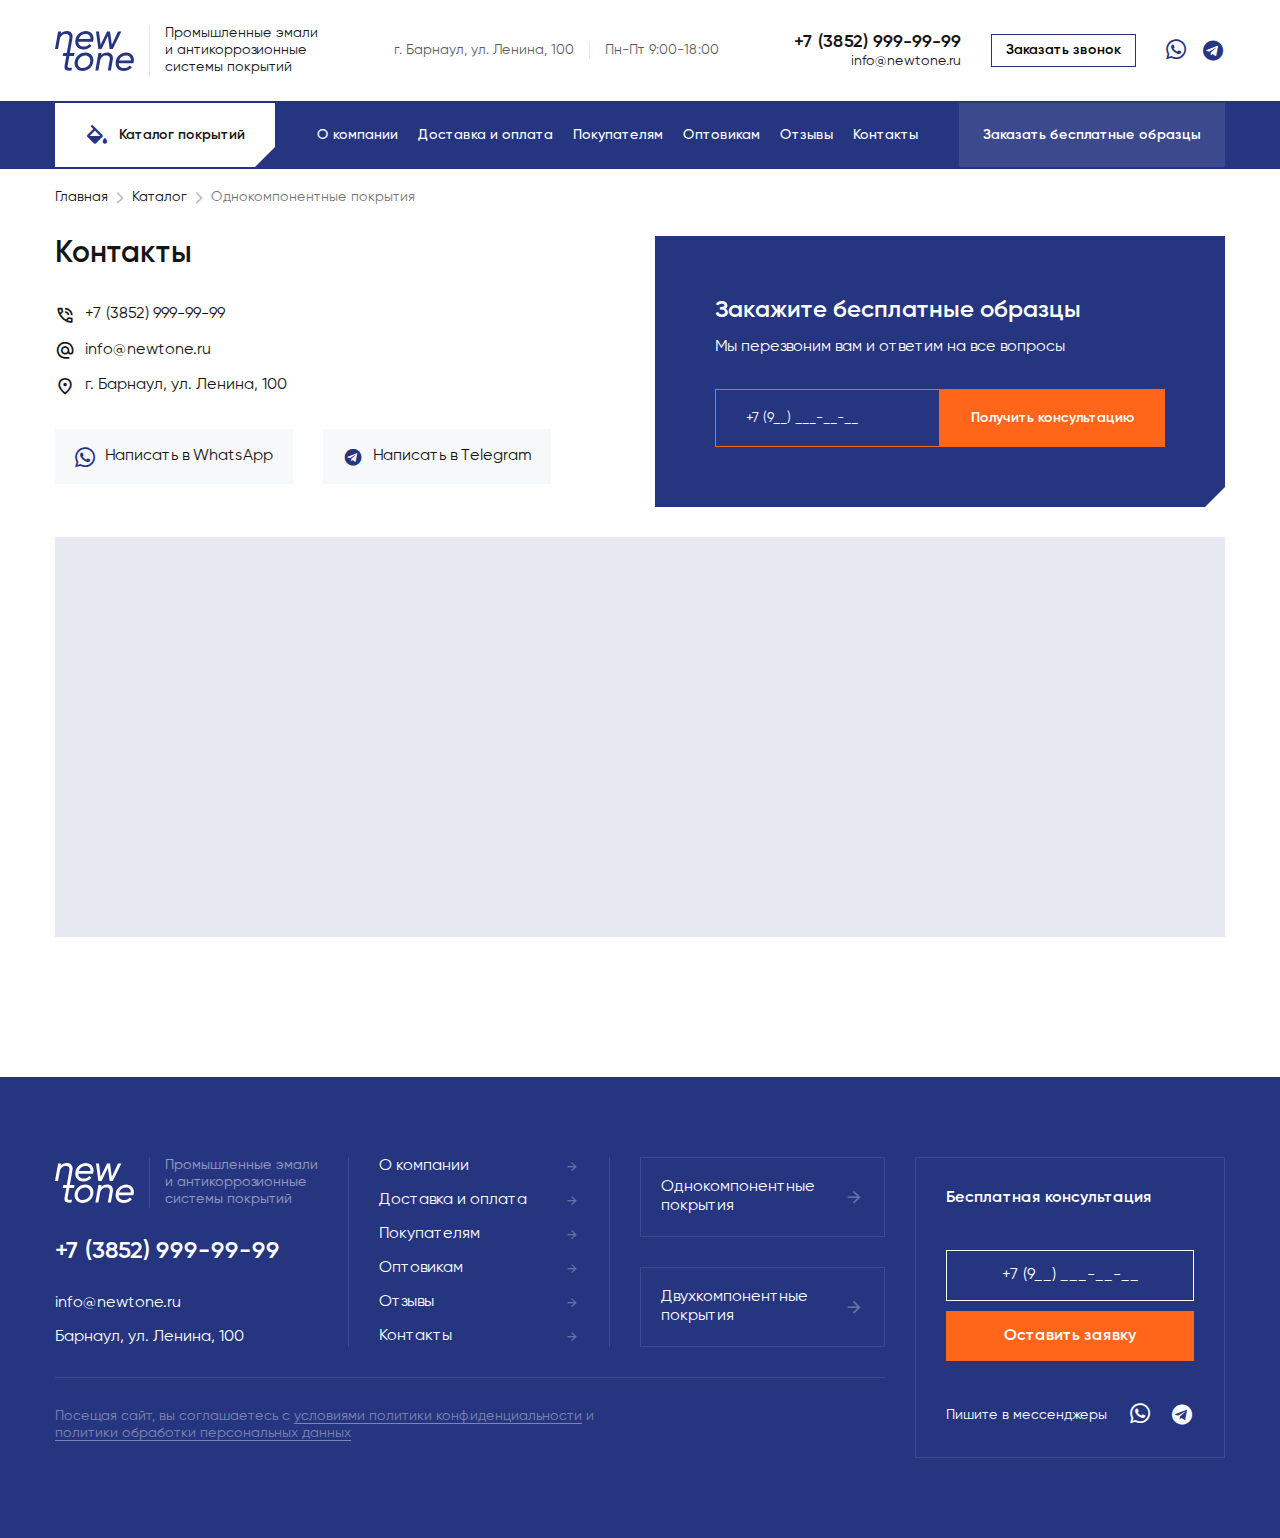
<file: contact.html>
<!DOCTYPE html>
<!--old-->
<html lang="ru-RU">
  <head>
    <meta charset="UTF-8">
    <meta name="viewport" content="width=device-width, initial-scale=1.0">
    <link rel="preload" href="themes/engine/css/boots.css" as="style">
    <link rel="preload" href="themes/engine/css/main.css" as="style">
    <link rel="preload" href="themes/engine/css/libs.css" as="style">
    <link rel="preload" href="themes/engine/fonts/Gilroy-Regular/Gilroy-Regular.woff2" as="font" type="font/woff2" crossorigin>
    <link rel="stylesheet" href="themes/engine/css/boots.css">
    <link rel="stylesheet" href="themes/engine/css/main.css">
    <link rel="stylesheet" href="themes/engine/css/libs.css">
    <title>Контентная страница</title>
  </head>
  <body>
    <header class="header">
      <div class="header__top py-25">
        <div class="container">
          <div class="header__top-wrapper d-flex align-items-center justify-content-between"><a class="header__logo d-flex align-items-center gap-15" href="index.html"><img class="header__logo-img" src="images/logo.svg" alt="Логотип компании">
              <div class="line line-black d-none d-md-block"></div>
              <div class="header__logo-title fs-14 d-none d-md-block">Промышленные эмали <br> и антикоррозионные <br> системы покрытий</div></a>
            <div class="header__address d-none d-md-flex gap-15">
              <div class="fs-14 lh-1_2 o-0_7">г. Барнаул, ул. Ленина, 100</div>
              <div class="line line-black"></div>
              <div class="fs-14 lh-1_2 o-0_7">Пн-Пт 9:00-18:00</div>
            </div>
            <div class="header__feedback d-flex align-items-center gap-30">
              <div class="d-flex flex-column align-items-end"><a class="fs-16 fs-xl-18 fw-sb" href="tel:+738529999999">+7 (3852) 999-99-99</a><a class="fs-xl-14 fs-14" href="mailto:info@newtone.ru">info@newtone.ru</a></div>
              <button class="btn btn-empty px-15 py-8 d-none d-md-block" data-bs-toggle="modal" data-bs-target=".modal-call">Заказать звонок</button>
              <div class="d-xl-flex d-none gap-15"><a class="d-flex header__social" href="#"><i class="icon whatsapp fs-20" title="Читать нас в WhatsApp"> </i></a><a class="d-flex header__social" href="#"><i class="icon telegram fs-24" title="Читать нас в Телеграмм"> </i></a>
              </div>
            </div>
          </div>
        </div>
      </div>
      <div class="header__bot bg-main py-2">
        <div class="container">
          <div class="header__bot-wrapper d-flex align-items-center justify-content-between"><a class="header__catalog btn btn-white d-flex align-items-center gap-10" href="catalog.html"><i class="icon colors fs-24 d-none d-xl-block"></i><span>Каталог покрытий</span></a>
            <nav class="header__nav d-none d-md-block">
              <ul class="list-unstyled m-0 p-0 d-flex gap-20">
                <li><a class="fs-14 fw-md" href="about.html">О компании</a></li>
                <li><a class="fs-14 fw-md" href="content.html">Доставка и оплата</a></li>
                <li><a class="fs-14 fw-md" href="content.html">Покупателям</a></li>
                <li><a class="fs-14 fw-md" href="content.html">Оптовикам</a></li>
                <li><a class="fs-14 fw-md" href="reviews.html">Отзывы</a></li>
                <li><a class="fs-14 fw-md" href="contact.html">Контакты</a></li>
              </ul>
            </nav>
            <button class="btn header__free" data-bs-toggle="modal" data-bs-target=".modal-samples"><span class="d-none d-xl-block">Заказать бесплатные образцы</span><span class="d-xl-none">бесплатные образцы                                 </span></button>
          </div>
        </div>
      </div>
    </header>
    <main>
      <div class="breadcrumbs">
        <div class="container">
          <div class="breadcrumbs-nav d-flex align-items-center gap-5 text-nowrap overflow-auto">               <a class="breadcrumbs-nav__item d-flex align-items-center gap-5" href="/"><span>Главная</span><i class="icon arrow_back fs-14 o-0_3">                          </i></a><a class="breadcrumbs-nav__item d-flex align-items-center gap-5" href="/"><span>Каталог</span><i class="icon arrow_back fs-14 o-0_3"></i></a><span class="breadcrumbs-nav__item breadcrumbs-nav__item_disabled">Однокомпонентные покрытия</span></div>
        </div>
      </div>
      <section class="contact">
        <div class="container">
          <div class="contact__grid mb-30">
            <div class="contact__desc">
              <h1 class="fs-24 fs-xl-30 fw-sb mb-20 mb-xl-30">Контакты</h1>
              <div class="d-flex flex-column gap-20 gap-xl-30">
                <div class="d-flex flex-column gap-10"><a class="d-flex align-items-center gap-10" href="tel:+738529999999"><i class="icon fs-20 phone_in_talk"></i><span class="lh-1_6">+7 (3852) 999-99-99</span></a><a class="d-flex align-items-center gap-10" href="mailto:info@newtone.ru"><i class="icon fs-20 alternate_email"></i><span class="lh-1_6">info@newtone.ru</span></a>
                  <div class="d-flex align-items-center gap-10"><i class="icon fs-20 location_on"></i><span class="lh-1_6">г. Барнаул, ул. Ленина, 100</span></div>
                </div>
                <div class="d-flex flex-wrap gap-20 gap-xl-30"><a class="contact__social d-flex align-items-center gap-10 px-20 py-15" href="#"><i class="icon whatsapp fs-20"></i><span class="lh-1_6">Написать в WhatsApp </span></a><a class="contact__social d-flex align-items-center gap-10 px-20 py-15" href="#"><i class="icon telegram fs-20"></i><span class="lh-1_6">Написать в Telegram</span></a></div>
              </div>
            </div>
            <div class="contact__form mainChapter__feedback-form bg-main p-20 p-md-40 p-xl-60 d-flex flex-column gap-20 gap-xl-30 text-white">                       
              <div class="d-flex flex-column gap-10">
                <div class="fs-18 fs-md-24 fw-sb">Закажите бесплатные образцы</div>
                <div class="content">
                  <p>Мы перезвоним вам и ответим на все вопросы</p>
                </div>
              </div>
              <form class="form-concat" name="form_consultation" autocomplete="off">
                <input class="main-input text-white" type="tel" placeholder="+7 (9__) ___-__-__" required>
                <button class="btn btn-main px-25">Получить консультацию</button>
              </form>
            </div>
          </div>
          <div class="map">
            <div class="map-block"></div>
          </div>
        </div>
      </section>
    </main>
    <footer class="footer bg-main py-80">
      <div class="container">
        <div class="footer__grid">
          <div class="footer__wrapper d-flex flex-column gap-30">
            <div class="footer__block">
              <div class="d-flex flex-column aliggn-items-start justify-content-between gap-20">
                <div class="header__logo d-flex align-items-center gap-15"><img class="header__logo-img" src="images/logof.svg" alt="Логотип компании">
                  <div class="line line-white"></div>
                  <div class="header__logo-title fs-14 o-0_5">Промышленные эмали <br> и антикоррозионные <br> системы покрытий</div>
                </div><a class="footer__href fs-24 fw-sb" href="tel:+738529999999">+7 (3852) 999-99-99</a>
                <div class="d-flex flex-column gap-15"><a class="footer__href fs-16" href="mailto:info@newtone.ru">info@newtone.ru </a>
                  <div class="fs-16">Барнаул, ул. Ленина, 100</div>
                </div>
              </div>
              <div class="line line-white"></div>
              <div class="footer__nav">                     
                <ul class="list-unstyled p-0 m-0 d-flex flex-column gap-15 flex-grow-1">
                  <li><a class="footer__href d-flex align-items-center justify-content-between gap-20" href="about.html"><span class="fs-16">О компании</span><i class="icon arrow_forward fs-14"></i></a></li>
                  <li><a class="footer__href d-flex align-items-center justify-content-between gap-20" href="content.html"><span class="fs-16">Доставка и оплата</span><i class="icon arrow_forward fs-14"></i></a></li>
                  <li><a class="footer__href d-flex align-items-center justify-content-between gap-20" href="content.html"><span class="fs-16">Покупателям</span><i class="icon arrow_forward fs-14"></i></a></li>
                  <li><a class="footer__href d-flex align-items-center justify-content-between gap-20" href="content.html"><span class="fs-16">Оптовикам</span><i class="icon arrow_forward fs-14"></i></a></li>
                  <li><a class="footer__href d-flex align-items-center justify-content-between gap-20" href="reviews.html"><span class="fs-16">Отзывы</span><i class="icon arrow_forward fs-14"></i></a></li>
                  <li><a class="footer__href d-flex align-items-center justify-content-between gap-20" href="contact.html"><span class="fs-16">Контакты</span><i class="icon arrow_forward fs-14"></i></a></li>
                </ul>
              </div>
              <div class="line line-white"></div>
              <div class="footer__chapters d-flex gap-30"><a class="footer__href footer__chapter d-flex align-items-center justify-content-between p-20 flex-grow-1" href="chapter.html"><span>Однокомпонентные <br> покрытия</span><i class="icon arrow_forward fs-20"></i></a><a class="footer__href footer__chapter d-flex align-items-center justify-content-between p-20 flex-grow-1" href="chapter.html"><span>Двухкомпонентные <br> покрытия</span><i class="icon arrow_forward fs-20"></i></a></div>
            </div>
            <p class="footer__rule fs-14">Посещая сайт, вы соглашаетесь с <button class='btn-inline btn'>условиями политики конфиденциальности</button> и <button class='btn-inline btn'>политики обработки персональных данных</button></p>
          </div>
          <div class="footer__form d-flex flex-column gap-20 p-30 justify-content-between">
            <div class="fs-16 fw-sb">Бесплатная консультация</div>
            <form class="d-flex flex-column gap-10" name="consultation_form" autocomplete="off">
              <input class="main-input px-20 py-15 fs-16" type="tel" placeholder="+7 (9__) ___-__-__" required>
              <button class="btn btn-main px-20 py-15 fs-16">Оставить заявку</button>
            </form>
            <div class="d-flex align-items-center justify-content-between">
              <div class="fs-14">Пишите в мессенджеры</div>
              <div class="d-flex gap-20"><a class="d-flex footer__social" href="#"><i class="icon whatsapp fs-20" title="Читать нас в WhatsApp"></i></a><a class="d-flex footer__social" href="#"><i class="icon telegram fs-24" title="Читать нас в Телеграмм"></i></a>
              </div>
            </div>
          </div>
        </div>
      </div>
    </footer>
    <div class="footer-sticky d-md-none bg-plight p-10">   
      <div class="container">           
        <div class="d-flex align-items-center justify-content-between gap-50">          <a class="d-flex flex-column align-items-center gap-5" href="#mobile-menu"><i class="icon menu fs-24 text-main"></i><span class="fs-12 fw-md">Меню</span></a>
          <button class="btn btn-inline d-flex flex-column align-items-center gap-5" data-bs-toggle="modal" data-bs-target=".modal-call"><i class="icon cal fs-24 fw-md"></i><span class="fs-12 fw-md">Звонок</span></button><a class="btn btn-inline d-flex flex-column align-items-center gap-5" href="#"><i class="icon whatsapp fs-24 fw-md"></i><span class="fs-12 fw-md">WhatsApp</span></a>
          <button class="btn btn-inline d-flex flex-column align-items-center gap-5" data-bs-toggle="modal" data-bs-target=".modal-samples"><i class="icon colors fs-24 fw-md"></i><span class="fs-12 fw-md">Образцы</span></button>
        </div>
      </div>
    </div>
    <nav class="mobile-menu menu-scrolling" id="mobile-menu">
      <ul>
        <li class="sub">
          <div class="d-flex flex-column gap-5 align-items-start"><a class="fs-18 fw-sb w-auto" href="tel:+738529999999">+7 (3852) 999-99-99</a><a class="fs-14" href="mailto:info@newtone.ru">info@newtone.ru</a>
            <div class="fs-14">Барнаул, ул. Ленина, 100</div>
          </div>
        </li>
        <li class="noSub">
          <div class="d-flex flex-column gap-5 align-items-start">               <a class="footer__href d-flex align-items-center justify-content-between gap-20 w-100" href="about.html"><span class="fs-14 p-0">О компании</span><i class="icon arrow_forward fs-14">                               </i></a><a class="footer__href d-flex align-items-center justify-content-between gap-20 w-100" href="content.html"><span class="fs-14 p-0">Доставка и оплата</span><i class="icon arrow_forward fs-14">                               </i></a><a class="footer__href d-flex align-items-center justify-content-between gap-20 w-100" href="content.html"><span class="fs-14 p-0">Покупателям</span><i class="icon arrow_forward fs-14">                               </i></a><a class="footer__href d-flex align-items-center justify-content-between gap-20 w-100" href="content.html"><span class="fs-14 p-0">Оптовикам</span><i class="icon arrow_forward fs-14">                               </i></a><a class="footer__href d-flex align-items-center justify-content-between gap-20 w-100" href="reviews.html"><span class="fs-14 p-0">Отзывы</span><i class="icon arrow_forward fs-14">                               </i></a><a class="footer__href d-flex align-items-center justify-content-between gap-20 w-100" href="contact.html"><span class="fs-14 p-0">Контакты</span><i class="icon arrow_forward fs-14">                               </i></a>
          </div>
        </li>
        <li class="noSub">
          <div class="d-flex flex-column gap-5 align-items-start">               <a class="footer__href d-flex align-items-center justify-content-between gap-20" href="chapter.html"><span class="fs-14 p-0">Однокомпонентные покрытия</span></a><a class="footer__href d-flex align-items-center justify-content-between gap-20" href="chapter.html"><span class="fs-14 p-0">Двухкомпонентные покрытия</span></a>
          </div>
        </li>
        <li class="noSub">
          <div class="d-flex flex-column gap-15 align-items-start">
            <form class="d-flex flex-column gap-10" name="mobile_order" autocomplete="off">
              <div class="fs-14 fw-sb">Бесплатная консультация</div>
              <input class="main-input px-20 py-15 text-white text-center border-white" type="tel" placeholder="+7 (9__) ___-__-__" required>
              <button class="btn btn-main px-20 py-15">Оставить заявку</button>
            </form>
            <div class="d-flex gap-20 align-items-center"><a class="d-flex footer__social" href="#"><i class="icon whatsapp fs-20" title="Читать нас в WhatsApp"></i></a><a class="d-flex footer__social" href="#"><i class="icon telegram fs-24" title="Читать нас в Телеграмм"></i></a>
            </div>
          </div>
        </li>
      </ul>
    </nav>
    <div class="modal fade modal-call" data-bs-keyboard="false" tabindex="-1" aria-hidden="true">
      <div class="modal-dialog modal-dialog-centered">
        <div class="modal-content">
          <div class="modal-header">               
            <button class="btn-close position-absolute end-0 top-0 border-0 p-0 ms-auto d-flex" data-bs-dismiss="modal"><i class="icon close fs-24 text-main"></i></button>
          </div>
          <div class="modal-body">
            <div class="modal-desc gap-20 d-flex flex-column">                                              
              <div class="fs-24 fw-sb">Закажите звонок</div>
              <div class="content">
                <p>Оставьте номер телефона, мы перезвоним вам в ближайшее рабочее время и проконсультируем по любым вопросам.</p>
              </div>
            </div>
            <div class="line line-light line-h my-30"></div>
            <form name="modal_callback" autocomplete="off">
              <div class="form-concat">
                <input class="main-input" type="tel" placeholder="+7 (___) ___-__-__" required>
                <button class="btn btn-main">Заказать звонок</button>
              </div>
              <input type="hidden" name="mail" value="">
            </form>
          </div>
        </div>
      </div>
    </div>
    <div class="modal fade modal-question" data-bs-keyboard="false" tabindex="-1" aria-hidden="true">
      <div class="modal-dialog modal-dialog-centered">
        <div class="modal-content">
          <div class="modal-header">               
            <button class="btn-close position-absolute end-0 top-0 border-0 p-0 ms-auto d-flex" data-bs-dismiss="modal"><i class="icon close fs-24 text-main"></i></button>
          </div>
          <div class="modal-body">
            <div class="modal-desc gap-20 d-flex flex-column">                                              
              <div class="fs-24 fw-sb">Задайте вопрос</div>
              <div class="content">
                <p>Задайте вопрос и оставьте номер телефона, мы перезвоним вам в ближайшее рабочее время и проконсультируем по любым вопросам.</p>
              </div>
            </div>
            <div class="line line-light line-h my-30"></div>
            <form class="d-flex flex-column gap-30" name="modal_question" autocomplete="off">
              <textarea class="main-input" cols="30" rows="10" placeholder="Текст вопроса" required></textarea>
              <div class="form-concat"> 
                <input class="main-input" type="tel" placeholder="+7 (___) ___-__-__" required>
                <button class="btn btn-main">Задать вопрос</button>
              </div>
              <input type="hidden" name="mail" value="">
            </form>
          </div>
        </div>
      </div>
    </div>
    <div class="modal fade modal-review" data-bs-keyboard="false" tabindex="-1" aria-hidden="true">
      <div class="modal-dialog modal-dialog-centered">
        <div class="modal-content">
          <div class="modal-header">               
            <button class="btn-close position-absolute end-0 top-0 border-0 p-0 ms-auto d-flex" data-bs-dismiss="modal"><i class="icon close fs-24 text-main"></i></button>
          </div>
          <div class="modal-body">
            <div class="modal-desc gap-20 d-flex flex-column">                                              
              <div class="fs-24 fw-sb">Оставьте отзыв</div>
              <div class="content">
                <p>Оставьте отзыв и номер телефона, отзыв будет размещен на сайте после проверки модератором.</p>
              </div>
            </div>
            <div class="line line-light line-h my-30"></div>
            <form class="d-flex flex-column gap-30" name="modal_review" autocomplete="off">
              <input class="main-input" type="text" placeholder="Ваше имя" required>
              <textarea class="main-input" cols="30" rows="10" placeholder="Текст вопроса" required></textarea>
              <div class="form-concat"> 
                <input class="main-input" type="tel" placeholder="+7 (___) ___-__-__" required>
                <button class="btn btn-main">Оставить отзыв</button>
              </div>
              <input type="hidden" name="mail" value="">
            </form>
          </div>
        </div>
      </div>
    </div>
    <div class="modal fade modal-samples" data-bs-keyboard="false" tabindex="-1" aria-hidden="true">
      <div class="modal-dialog modal-dialog-centered">
        <div class="modal-content">
          <div class="modal-header">               
            <button class="btn-close position-absolute end-0 top-0 border-0 p-0 ms-auto d-flex" data-bs-dismiss="modal"><i class="icon close fs-24 text-main"></i></button>
          </div>
          <div class="modal-body">
            <div class="modal-desc gap-20 d-flex flex-column">                                              
              <div class="fs-24 fw-sb">Заказ тестовых образцов</div>
              <div class="content">
                <p>Оставьте номер телефона, мы перезвоним вам в ближайшее рабочее время и сформируем заказ на тестовые образцы.</p>
              </div>
            </div>
            <div class="line line-light line-h my-30"></div>
            <form class="d-flex flex-column" name="modal_samples" autocomplete="off">
              <div class="form-concat">
                <input class="main-input" type="tel" placeholder="+7 (___) ___-__-__" required>
                <button class="btn btn-main">Заказать образцы</button>
              </div>
              <input type="hidden" name="mail" value="">
            </form>
          </div>
        </div>
      </div>
    </div>
    <div class="modal fade modal-order" data-bs-keyboard="false" tabindex="-1" aria-hidden="true">
      <div class="modal-dialog modal-dialog-centered">
        <div class="modal-content">
          <div class="modal-header">               
            <button class="btn-close position-absolute end-0 top-0 border-0 p-0 ms-auto d-flex" data-bs-dismiss="modal"><i class="icon close fs-24 text-main"></i></button>
          </div>
          <div class="modal-body">
            <div class="modal-desc d-flex flex-column gap-15">
              <div class="fs-24 fw-sb">Грунт-эмаль по ржавчине «systemix antirust premium guard»</div>
              <div class="modal-img">
                <picture>
                  <source srcset="images/application/1.webp" type="image/webp"><img src="images/application/1.jpg" alt="Грунт-эмаль по ржавчине «systemix antirust premium guard»" loading="lazy">
                </picture>
              </div>
              <div class="content">
                <p>Промышленная антикоррозионная грунт-эмаль SYSTEMIX SMART GUARD предназначена для защиты от коррозии изделий</p>
              </div>
              <div class="product-item__characteristic d-flex flex-column gap-5">
                <div class="product-item__characteristic-line"><span><span>Параметр 1</span></span><span><span>Значение</span></span></div>
                <div class="product-item__characteristic-line"><span><span>Параметр 2</span></span><span><span>Значение</span></span></div>
                <div class="product-item__characteristic-line"><span><span>Параметр 3</span></span><span><span>Значение</span></span></div>
              </div>
            </div>
            <div class="line line-light line-h mt-30 mb-20"></div>
            <div class="d-flex align-items-center justify-content-between">
              <div class="d-flex flex-column gap-10"><i class="icon check fs-20 text-main"></i>
                <div class="fs-14 lh-1">Максимально <br> долговечная защита</div>
              </div>
              <div class="d-flex flex-column gap-10"><i class="icon check fs-20 text-main"></i>
                <div class="fs-14 lh-1">Идеальное качество <br> поверхности</div>
              </div>
              <div class="d-flex flex-column gap-10"><i class="icon check fs-20 text-main"></i>
                <div class="fs-14 lh-1">Коэффициент сухого <br> остатка 60% и более</div>
              </div>
            </div>
            <div class="line line-light line-h mt-20 mb-30"></div>
            <div class="d-flex align-items-center gap-20 mb-30">
              <div class="product-item__price fs-18 fw-sb">400 <span>₽/кг</span></div>
              <div class="product-item__hint" data-tippy-content="Дополнительная информация о товаре"><i class="icon question_mark fs-15"></i></div>
            </div>
            <form class="d-flex flex-column" name="modal_order" autocomplete="off">
              <div class="form-concat">
                <input class="main-input" type="tel" placeholder="+7 (___) ___-__-__" required>
                <button class="btn btn-main">Сделать заказ</button>
              </div>
            </form>
          </div>
        </div>
      </div>
    </div>
    <div class="modal fade modal-chosen" data-bs-keyboard="false" tabindex="-1" aria-hidden="true">
      <div class="modal-dialog modal-dialog-centered">
        <div class="modal-content">
          <div class="modal-header">               
            <button class="btn-close position-absolute end-0 top-0 border-0 p-0 ms-auto d-flex" data-bs-dismiss="modal"><i class="icon close fs-24 text-main"></i></button>
          </div>
          <div class="modal-body">
            <div class="modal-desc gap-20 d-flex flex-column">                                              
              <div class="fs-24 fw-sb">Подбор покрытия</div>
              <div class="content">
                <p>Проверьте данные и оставьте номер телефона, мы перезвоним вам в ближайшее рабочее время и проконсультируем по любым вопросам.</p>
              </div>
            </div>
            <div class="line line-light line-h my-20"></div>
            <div class="d-flex flex-column gap-20">
              <div class="d-flex flex-column gap-5">
                <div class="fs-16 o-0_6">Для чего будет применяться грунт-эмаль</div>
                <div class="fs-16">Сфера применения 1, сфера применения 2, ...</div>
              </div>
              <div class="d-flex flex-column gap-5">
                <div class="fs-16 o-0_6">При какой температуре будет использоваться покрытие</div>
                <div class="fs-16">Диапазон температур 1, диапазон температур 2, ...</div>
              </div>
              <div class="d-flex flex-column gap-5">
                <div class="fs-16 o-0_6">Для чего будет применяться грунт-эмаль</div>
                <div class="fs-16">Сфера применения 1, сфера применения 2, ...</div>
              </div>
            </div>
            <div class="line line-light line-h my-30"></div>
            <form class="d-flex flex-column" name="modal_chosen" autocomplete="off">
              <div class="form-concat">
                <input class="main-input" type="tel" placeholder="+7 (___) ___-__-__" required>
                <button class="btn btn-main">Заказать образцы</button>
              </div>
              <input type="hidden" name="mail" value="">
            </form>
          </div>
        </div>
      </div>
    </div>
    <script src="themes/engine/js/slider.bundle.js"></script>
    <script src="themes/engine/js/main.bundle.js"></script>
    <script src="themes/engine/js/gallery.bundle.js"></script>
    <script src="themes/engine/js/wizardForm.bundle.js"></script>
  </body>
</html>
</file>
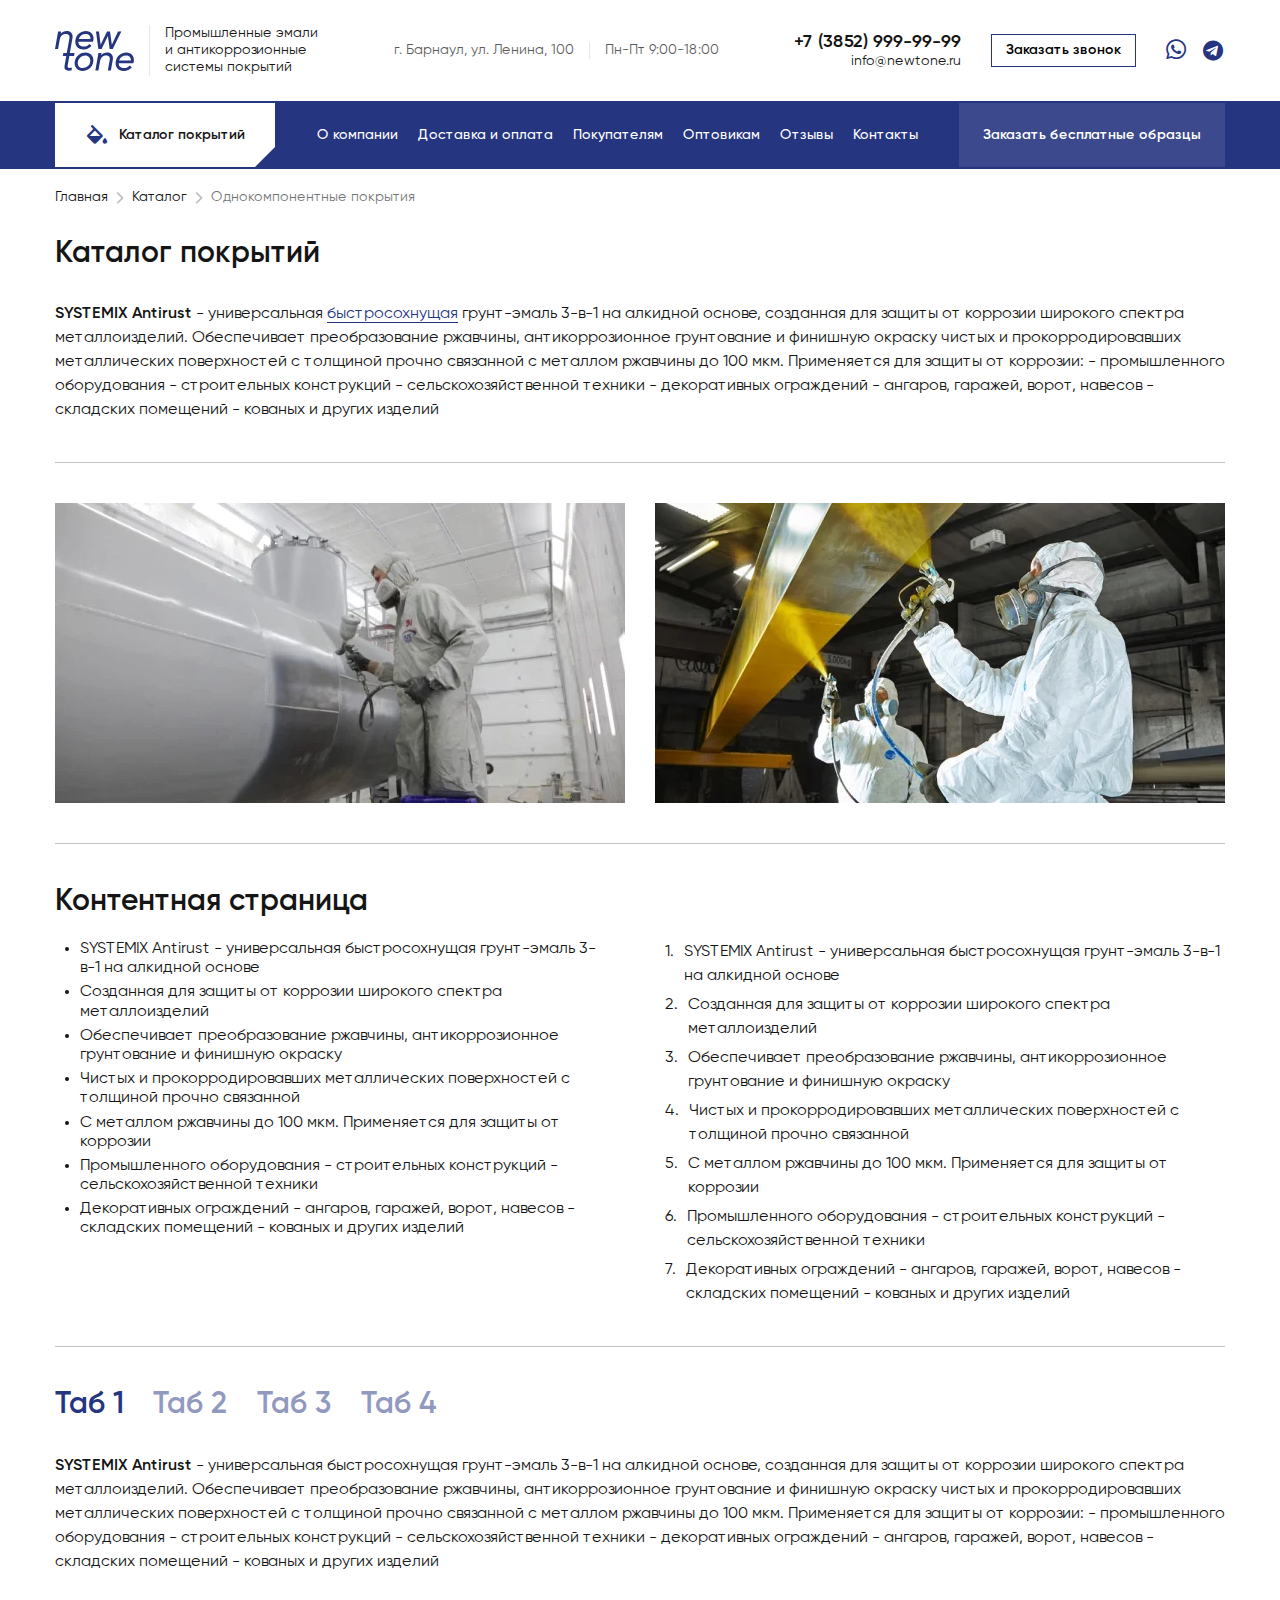
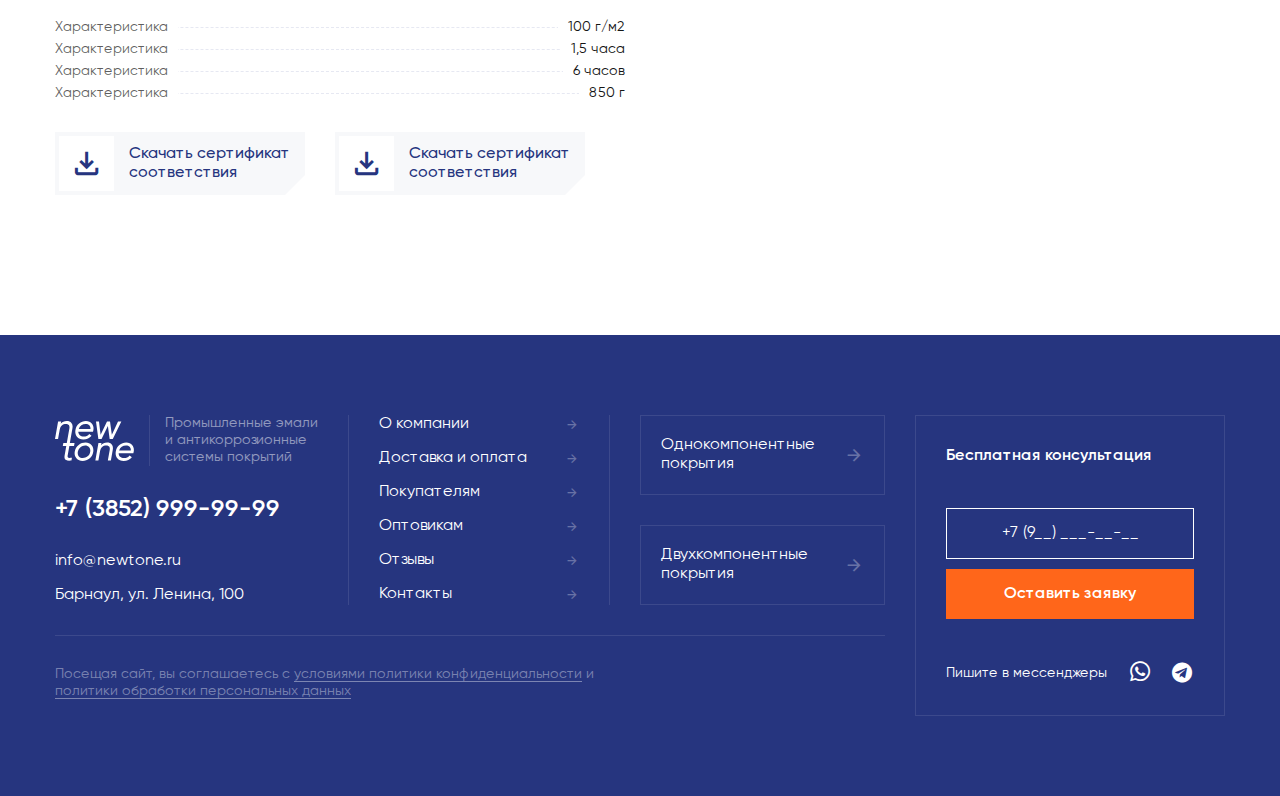
<file: content.html>
<!DOCTYPE html>
<!--old-->
<html lang="ru-RU">
  <head>
    <meta charset="UTF-8">
    <meta name="viewport" content="width=device-width, initial-scale=1.0">
    <link rel="preload" href="themes/engine/css/boots.css" as="style">
    <link rel="preload" href="themes/engine/css/main.css" as="style">
    <link rel="preload" href="themes/engine/css/libs.css" as="style">
    <link rel="preload" href="themes/engine/fonts/Gilroy-Regular/Gilroy-Regular.woff2" as="font" type="font/woff2" crossorigin>
    <link rel="stylesheet" href="themes/engine/css/boots.css">
    <link rel="stylesheet" href="themes/engine/css/main.css">
    <link rel="stylesheet" href="themes/engine/css/libs.css">
    <title>Контентная страница</title>
  </head>
  <body>
    <header class="header">
      <div class="header__top py-25">
        <div class="container">
          <div class="header__top-wrapper d-flex align-items-center justify-content-between"><a class="header__logo d-flex align-items-center gap-15" href="index.html"><img class="header__logo-img" src="images/logo.svg" alt="Логотип компании">
              <div class="line line-black d-none d-md-block"></div>
              <div class="header__logo-title fs-14 d-none d-md-block">Промышленные эмали <br> и антикоррозионные <br> системы покрытий</div></a>
            <div class="header__address d-none d-md-flex gap-15">
              <div class="fs-14 lh-1_2 o-0_7">г. Барнаул, ул. Ленина, 100</div>
              <div class="line line-black"></div>
              <div class="fs-14 lh-1_2 o-0_7">Пн-Пт 9:00-18:00</div>
            </div>
            <div class="header__feedback d-flex align-items-center gap-30">
              <div class="d-flex flex-column align-items-end"><a class="fs-16 fs-xl-18 fw-sb" href="tel:+738529999999">+7 (3852) 999-99-99</a><a class="fs-xl-14 fs-14" href="mailto:info@newtone.ru">info@newtone.ru</a></div>
              <button class="btn btn-empty px-15 py-8 d-none d-md-block" data-bs-toggle="modal" data-bs-target=".modal-call">Заказать звонок</button>
              <div class="d-xl-flex d-none gap-15"><a class="d-flex header__social" href="#"><i class="icon whatsapp fs-20" title="Читать нас в WhatsApp"> </i></a><a class="d-flex header__social" href="#"><i class="icon telegram fs-24" title="Читать нас в Телеграмм"> </i></a>
              </div>
            </div>
          </div>
        </div>
      </div>
      <div class="header__bot bg-main py-2">
        <div class="container">
          <div class="header__bot-wrapper d-flex align-items-center justify-content-between"><a class="header__catalog btn btn-white d-flex align-items-center gap-10" href="catalog.html"><i class="icon colors fs-24 d-none d-xl-block"></i><span>Каталог покрытий</span></a>
            <nav class="header__nav d-none d-md-block">
              <ul class="list-unstyled m-0 p-0 d-flex gap-20">
                <li><a class="fs-14 fw-md" href="about.html">О компании</a></li>
                <li><a class="fs-14 fw-md" href="content.html">Доставка и оплата</a></li>
                <li><a class="fs-14 fw-md" href="content.html">Покупателям</a></li>
                <li><a class="fs-14 fw-md" href="content.html">Оптовикам</a></li>
                <li><a class="fs-14 fw-md" href="reviews.html">Отзывы</a></li>
                <li><a class="fs-14 fw-md" href="contact.html">Контакты</a></li>
              </ul>
            </nav>
            <button class="btn header__free" data-bs-toggle="modal" data-bs-target=".modal-samples"><span class="d-none d-xl-block">Заказать бесплатные образцы</span><span class="d-xl-none">бесплатные образцы                                 </span></button>
          </div>
        </div>
      </div>
    </header>
    <main>
      <div class="breadcrumbs">
        <div class="container">
          <div class="breadcrumbs-nav d-flex align-items-center gap-5 text-nowrap overflow-auto">               <a class="breadcrumbs-nav__item d-flex align-items-center gap-5" href="/"><span>Главная</span><i class="icon arrow_back fs-14 o-0_3">                          </i></a><a class="breadcrumbs-nav__item d-flex align-items-center gap-5" href="/"><span>Каталог</span><i class="icon arrow_back fs-14 o-0_3"></i></a><span class="breadcrumbs-nav__item breadcrumbs-nav__item_disabled">Однокомпонентные покрытия</span></div>
        </div>
      </div>
      <section class="article">
        <div class="container">
          <h1 class="fs-24 fs-xl-30 fw-sb mb-20 mb-xl-30">Каталог покрытий</h1>
          <div class="content">
            <p><strong>SYSTEMIX Antirust</strong> - универсальная <a href='#'>быстросохнущая</a> грунт-эмаль 3-в-1 на алкидной основе, созданная для защиты от коррозии широкого спектра металлоизделий. Обеспечивает преобразование ржавчины, антикоррозионное грунтование и финишную окраску чистых и прокорродировавших металлических поверхностей с толщиной прочно связанной с металлом ржавчины до 100 мкм. Применяется для защиты от коррозии: - промышленного оборудования - строительных конструкций - сельскохозяйственной техники - декоративных ограждений - ангаров, гаражей, ворот, навесов - складских помещений - кованых и других изделий</p>
            <hr>
            <div class="row g-30">
              <div class="col-md-6">
                <picture>
                  <source srcset="images/application/1.webp" type="image/webp"><img src="images/application/1.jpg" alt="" loading="lazy">
                </picture>
              </div>
              <div class="col-md-6">
                <picture>
                  <source srcset="images/application/2.webp" type="image/webp"><img src="images/application/2.jpg" alt="" loading="lazy">
                </picture>
              </div>
            </div>
            <hr>
            <h2 class="fs-24 fs-xl-30 fw-sb">Контентная страница</h2>
            <div class="row g-30 g-xl-50">
              <div class="col-md-6">
                <ul>
                  <li>SYSTEMIX Antirust - универсальная быстросохнущая грунт-эмаль 3-в-1 на алкидной основе</li>
                  <li>Созданная для защиты от коррозии широкого спектра металлоизделий</li>
                  <li>Обеспечивает преобразование ржавчины, антикоррозионное грунтование и финишную окраску</li>
                  <li>Чистых и прокорродировавших металлических поверхностей с толщиной прочно связанной</li>
                  <li>С металлом ржавчины до 100 мкм. Применяется для защиты от коррозии</li>
                  <li>Промышленного оборудования - строительных конструкций - сельскохозяйственной техники</li>
                  <li>Декоративных ограждений - ангаров, гаражей, ворот, навесов - складских помещений - кованых и других изделий</li>
                </ul>
              </div>
              <div class="col-md-6">
                <ol>                              
                  <li>SYSTEMIX Antirust - универсальная быстросохнущая грунт-эмаль 3-в-1 на алкидной основе</li>
                  <li>Созданная для защиты от коррозии широкого спектра металлоизделий</li>
                  <li>Обеспечивает преобразование ржавчины, антикоррозионное грунтование и финишную окраску</li>
                  <li>Чистых и прокорродировавших металлических поверхностей с толщиной прочно связанной</li>
                  <li>С металлом ржавчины до 100 мкм. Применяется для защиты от коррозии</li>
                  <li>Промышленного оборудования - строительных конструкций - сельскохозяйственной техники</li>
                  <li>Декоративных ограждений - ангаров, гаражей, ворот, навесов - складских помещений - кованых и других изделий</li>
                </ol>
              </div>
            </div>
            <hr>
            <div class="default__tabs d-flex flex-column gap-20 gap-xl-30">
              <div class="js-tabs__nav">
                <div class="js-tabs__no-marker js-tabs__tabs-container overflow-auto scroll d-flex gap-20 gap-xl-30">
                  <div class="js-tabs__tab active fs-xl-30 fs-24 fw-sb text-main" data-article="1">Таб 1</div>
                  <div class="js-tabs__tab fs-xl-30 fs-24 fw-sb text-main" data-article="2">Таб 2</div>
                  <div class="js-tabs__tab fs-xl-30 fs-24 fw-sb text-main" data-article="3">Таб 3</div>
                  <div class="js-tabs__tab fs-xl-30 fs-24 fw-sb text-main" data-article="4">Таб 4</div>
                </div>
              </div>
              <div class="js-tabs__content-container">
                <div class="js-tabs__content active" data-article="1">
                  <div class="d-flex flex-column gap-20 gap-xl-30">
                    <p><strong>SYSTEMIX Antirust</strong> - универсальная быстросохнущая грунт-эмаль 3-в-1 на алкидной основе, созданная для защиты от коррозии широкого спектра металлоизделий. Обеспечивает преобразование ржавчины, антикоррозионное грунтование и финишную окраску чистых и прокорродировавших металлических поверхностей с толщиной прочно связанной с металлом ржавчины до 100 мкм. Применяется для защиты от коррозии: - промышленного оборудования - строительных конструкций - сельскохозяйственной техники - декоративных ограждений - ангаров, гаражей, ворот, навесов - складских помещений - кованых и других изделий</p>
                    <div class="row g-30">
                      <div class="col-md-6">
                        <div class="product-item__characteristic d-flex flex-column gap-5">
                          <div class="product-item__characteristic-line"><span><span>Характеристика</span></span><span><span>100 г/м2</span></span></div>
                          <div class="product-item__characteristic-line"><span><span>Характеристика</span></span><span><span>1,5 часа</span></span></div>
                          <div class="product-item__characteristic-line"><span><span>Характеристика</span></span><span><span>6 часов</span></span></div>
                          <div class="product-item__characteristic-line"><span><span>Характеристика</span></span><span><span>850 г</span></span></div>
                        </div>
                      </div>
                    </div>
                    <div class="d-flex flex-wrap gap-10 gap-30"><a class="mainChapter__feedback-download d-flex align-items-center gap-15" href="#"><i class="icon download fs-35 p-10"></i><span class="fs-16 fw-md">Скачать сертификат <br> соответствия</span></a><a class="mainChapter__feedback-download d-flex align-items-center gap-15" href="#"><i class="icon download fs-35 p-10"></i><span class="fs-16 fw-md">Скачать сертификат <br> соответствия</span></a></div>
                  </div>
                </div>
                <div class="js-tabs__content" data-article="2"> 
                  <div class="d-flex flex-column gap-20 gap-xl-30">
                    <p><strong>SYSTEMIX Antirust</strong> - универсальная быстросохнущая грунт-эмаль 3-в-1 на алкидной основе, созданная для защиты от коррозии широкого спектра металлоизделий. Обеспечивает преобразование ржавчины, антикоррозионное грунтование и финишную окраску чистых и прокорродировавших металлических поверхностей с толщиной прочно связанной с металлом ржавчины до 100 мкм. Применяется для защиты от коррозии: - промышленного оборудования - строительных конструкций - сельскохозяйственной техники - декоративных ограждений - ангаров, гаражей, ворот, навесов - складских помещений - кованых и других изделий</p>
                    <div class="row g-30">
                      <div class="col-md-6">
                        <div class="product-item__characteristic d-flex flex-column gap-5">
                          <div class="product-item__characteristic-line"><span><span>Характеристика</span></span><span><span>100 г/м2</span></span></div>
                          <div class="product-item__characteristic-line"><span><span>Характеристика</span></span><span><span>1,5 часа</span></span></div>
                          <div class="product-item__characteristic-line"><span><span>Характеристика</span></span><span><span>6 часов</span></span></div>
                          <div class="product-item__characteristic-line"><span><span>Характеристика</span></span><span><span>850 г</span></span></div>
                        </div>
                      </div>
                    </div>
                    <div class="d-flex flex-wrap gap-10 gap-30"><a class="mainChapter__feedback-download d-flex align-items-center gap-15" href="#"><i class="icon download fs-35 p-10"></i><span class="fs-16 fw-md">Скачать сертификат <br> соответствия</span></a><a class="mainChapter__feedback-download d-flex align-items-center gap-15" href="#"><i class="icon download fs-35 p-10"></i><span class="fs-16 fw-md">Скачать сертификат <br> соответствия   </span></a></div>
                  </div>
                </div>
                <div class="js-tabs__content" data-article="3"> 
                  <div class="d-flex flex-column gap-20 gap-xl-30">
                    <p><strong>SYSTEMIX Antirust</strong> - универсальная быстросохнущая грунт-эмаль 3-в-1 на алкидной основе, созданная для защиты от коррозии широкого спектра металлоизделий. Обеспечивает преобразование ржавчины, антикоррозионное грунтование и финишную окраску чистых и прокорродировавших металлических поверхностей с толщиной прочно связанной с металлом ржавчины до 100 мкм. Применяется для защиты от коррозии: - промышленного оборудования - строительных конструкций - сельскохозяйственной техники - декоративных ограждений - ангаров, гаражей, ворот, навесов - складских помещений - кованых и других изделий</p>
                    <div class="row g-30">
                      <div class="col-md-6">
                        <div class="product-item__characteristic d-flex flex-column gap-5">
                          <div class="product-item__characteristic-line"><span><span>Характеристика</span></span><span><span>100 г/м2</span></span></div>
                          <div class="product-item__characteristic-line"><span><span>Характеристика</span></span><span><span>1,5 часа</span></span></div>
                          <div class="product-item__characteristic-line"><span><span>Характеристика</span></span><span><span>6 часов</span></span></div>
                          <div class="product-item__characteristic-line"><span><span>Характеристика</span></span><span><span>850 г</span></span></div>
                        </div>
                      </div>
                    </div>
                    <div class="d-flex flex-wrap gap-10 gap-30"><a class="mainChapter__feedback-download d-flex align-items-center gap-15" href="#"><i class="icon download fs-35 p-10"></i><span class="fs-16 fw-md">Скачать сертификат <br> соответствия</span></a><a class="mainChapter__feedback-download d-flex align-items-center gap-15" href="#"><i class="icon download fs-35 p-10"></i><span class="fs-16 fw-md">Скачать сертификат <br> соответствия   </span></a></div>
                  </div>
                </div>
                <div class="js-tabs__content" data-article="4"> 
                  <div class="d-flex flex-column gap-20 gap-xl-30">
                    <p><strong>SYSTEMIX Antirust</strong> - универсальная быстросохнущая грунт-эмаль 3-в-1 на алкидной основе, созданная для защиты от коррозии широкого спектра металлоизделий. Обеспечивает преобразование ржавчины, антикоррозионное грунтование и финишную окраску чистых и прокорродировавших металлических поверхностей с толщиной прочно связанной с металлом ржавчины до 100 мкм. Применяется для защиты от коррозии: - промышленного оборудования - строительных конструкций - сельскохозяйственной техники - декоративных ограждений - ангаров, гаражей, ворот, навесов - складских помещений - кованых и других изделий</p>
                    <div class="row g-30">
                      <div class="col-md-6">
                        <div class="product-item__characteristic d-flex flex-column gap-5">
                          <div class="product-item__characteristic-line"><span><span>Характеристика</span></span><span><span>100 г/м2</span></span></div>
                          <div class="product-item__characteristic-line"><span><span>Характеристика</span></span><span><span>1,5 часа</span></span></div>
                          <div class="product-item__characteristic-line"><span><span>Характеристика</span></span><span><span>6 часов</span></span></div>
                          <div class="product-item__characteristic-line"><span><span>Характеристика</span></span><span><span>850 г</span></span></div>
                        </div>
                      </div>
                    </div>
                    <div class="d-flex flex-wrap gap-10 gap-30"><a class="mainChapter__feedback-download d-flex align-items-center gap-15" href="#"><i class="icon download fs-35 p-10"></i><span class="fs-16 fw-md">Скачать сертификат <br> соответствия</span></a><a class="mainChapter__feedback-download d-flex align-items-center gap-15" href="#"><i class="icon download fs-35 p-10"></i><span class="fs-16 fw-md">Скачать сертификат <br> соответствия   </span></a></div>
                  </div>
                </div>
              </div>
            </div>
          </div>
        </div>
      </section>
    </main>
    <footer class="footer bg-main py-80">
      <div class="container">
        <div class="footer__grid">
          <div class="footer__wrapper d-flex flex-column gap-30">
            <div class="footer__block">
              <div class="d-flex flex-column aliggn-items-start justify-content-between gap-20">
                <div class="header__logo d-flex align-items-center gap-15"><img class="header__logo-img" src="images/logof.svg" alt="Логотип компании">
                  <div class="line line-white"></div>
                  <div class="header__logo-title fs-14 o-0_5">Промышленные эмали <br> и антикоррозионные <br> системы покрытий</div>
                </div><a class="footer__href fs-24 fw-sb" href="tel:+738529999999">+7 (3852) 999-99-99</a>
                <div class="d-flex flex-column gap-15"><a class="footer__href fs-16" href="mailto:info@newtone.ru">info@newtone.ru </a>
                  <div class="fs-16">Барнаул, ул. Ленина, 100</div>
                </div>
              </div>
              <div class="line line-white"></div>
              <div class="footer__nav">                     
                <ul class="list-unstyled p-0 m-0 d-flex flex-column gap-15 flex-grow-1">
                  <li><a class="footer__href d-flex align-items-center justify-content-between gap-20" href="about.html"><span class="fs-16">О компании</span><i class="icon arrow_forward fs-14"></i></a></li>
                  <li><a class="footer__href d-flex align-items-center justify-content-between gap-20" href="content.html"><span class="fs-16">Доставка и оплата</span><i class="icon arrow_forward fs-14"></i></a></li>
                  <li><a class="footer__href d-flex align-items-center justify-content-between gap-20" href="content.html"><span class="fs-16">Покупателям</span><i class="icon arrow_forward fs-14"></i></a></li>
                  <li><a class="footer__href d-flex align-items-center justify-content-between gap-20" href="content.html"><span class="fs-16">Оптовикам</span><i class="icon arrow_forward fs-14"></i></a></li>
                  <li><a class="footer__href d-flex align-items-center justify-content-between gap-20" href="reviews.html"><span class="fs-16">Отзывы</span><i class="icon arrow_forward fs-14"></i></a></li>
                  <li><a class="footer__href d-flex align-items-center justify-content-between gap-20" href="contact.html"><span class="fs-16">Контакты</span><i class="icon arrow_forward fs-14"></i></a></li>
                </ul>
              </div>
              <div class="line line-white"></div>
              <div class="footer__chapters d-flex gap-30"><a class="footer__href footer__chapter d-flex align-items-center justify-content-between p-20 flex-grow-1" href="chapter.html"><span>Однокомпонентные <br> покрытия</span><i class="icon arrow_forward fs-20"></i></a><a class="footer__href footer__chapter d-flex align-items-center justify-content-between p-20 flex-grow-1" href="chapter.html"><span>Двухкомпонентные <br> покрытия</span><i class="icon arrow_forward fs-20"></i></a></div>
            </div>
            <p class="footer__rule fs-14">Посещая сайт, вы соглашаетесь с <button class='btn-inline btn'>условиями политики конфиденциальности</button> и <button class='btn-inline btn'>политики обработки персональных данных</button></p>
          </div>
          <div class="footer__form d-flex flex-column gap-20 p-30 justify-content-between">
            <div class="fs-16 fw-sb">Бесплатная консультация</div>
            <form class="d-flex flex-column gap-10" name="consultation_form" autocomplete="off">
              <input class="main-input px-20 py-15 fs-16" type="tel" placeholder="+7 (9__) ___-__-__" required>
              <button class="btn btn-main px-20 py-15 fs-16">Оставить заявку</button>
            </form>
            <div class="d-flex align-items-center justify-content-between">
              <div class="fs-14">Пишите в мессенджеры</div>
              <div class="d-flex gap-20"><a class="d-flex footer__social" href="#"><i class="icon whatsapp fs-20" title="Читать нас в WhatsApp"></i></a><a class="d-flex footer__social" href="#"><i class="icon telegram fs-24" title="Читать нас в Телеграмм"></i></a>
              </div>
            </div>
          </div>
        </div>
      </div>
    </footer>
    <div class="footer-sticky d-md-none bg-plight p-10">   
      <div class="container">           
        <div class="d-flex align-items-center justify-content-between gap-50">          <a class="d-flex flex-column align-items-center gap-5" href="#mobile-menu"><i class="icon menu fs-24 text-main"></i><span class="fs-12 fw-md">Меню</span></a>
          <button class="btn btn-inline d-flex flex-column align-items-center gap-5" data-bs-toggle="modal" data-bs-target=".modal-call"><i class="icon cal fs-24 fw-md"></i><span class="fs-12 fw-md">Звонок</span></button><a class="btn btn-inline d-flex flex-column align-items-center gap-5" href="#"><i class="icon whatsapp fs-24 fw-md"></i><span class="fs-12 fw-md">WhatsApp</span></a>
          <button class="btn btn-inline d-flex flex-column align-items-center gap-5" data-bs-toggle="modal" data-bs-target=".modal-samples"><i class="icon colors fs-24 fw-md"></i><span class="fs-12 fw-md">Образцы</span></button>
        </div>
      </div>
    </div>
    <nav class="mobile-menu menu-scrolling" id="mobile-menu">
      <ul>
        <li class="sub">
          <div class="d-flex flex-column gap-5 align-items-start"><a class="fs-18 fw-sb w-auto" href="tel:+738529999999">+7 (3852) 999-99-99</a><a class="fs-14" href="mailto:info@newtone.ru">info@newtone.ru</a>
            <div class="fs-14">Барнаул, ул. Ленина, 100</div>
          </div>
        </li>
        <li class="noSub">
          <div class="d-flex flex-column gap-5 align-items-start">               <a class="footer__href d-flex align-items-center justify-content-between gap-20 w-100" href="about.html"><span class="fs-14 p-0">О компании</span><i class="icon arrow_forward fs-14">                               </i></a><a class="footer__href d-flex align-items-center justify-content-between gap-20 w-100" href="content.html"><span class="fs-14 p-0">Доставка и оплата</span><i class="icon arrow_forward fs-14">                               </i></a><a class="footer__href d-flex align-items-center justify-content-between gap-20 w-100" href="content.html"><span class="fs-14 p-0">Покупателям</span><i class="icon arrow_forward fs-14">                               </i></a><a class="footer__href d-flex align-items-center justify-content-between gap-20 w-100" href="content.html"><span class="fs-14 p-0">Оптовикам</span><i class="icon arrow_forward fs-14">                               </i></a><a class="footer__href d-flex align-items-center justify-content-between gap-20 w-100" href="reviews.html"><span class="fs-14 p-0">Отзывы</span><i class="icon arrow_forward fs-14">                               </i></a><a class="footer__href d-flex align-items-center justify-content-between gap-20 w-100" href="contact.html"><span class="fs-14 p-0">Контакты</span><i class="icon arrow_forward fs-14">                               </i></a>
          </div>
        </li>
        <li class="noSub">
          <div class="d-flex flex-column gap-5 align-items-start">               <a class="footer__href d-flex align-items-center justify-content-between gap-20" href="chapter.html"><span class="fs-14 p-0">Однокомпонентные покрытия</span></a><a class="footer__href d-flex align-items-center justify-content-between gap-20" href="chapter.html"><span class="fs-14 p-0">Двухкомпонентные покрытия</span></a>
          </div>
        </li>
        <li class="noSub">
          <div class="d-flex flex-column gap-15 align-items-start">
            <form class="d-flex flex-column gap-10" name="mobile_order" autocomplete="off">
              <div class="fs-14 fw-sb">Бесплатная консультация</div>
              <input class="main-input px-20 py-15 text-white text-center border-white" type="tel" placeholder="+7 (9__) ___-__-__" required>
              <button class="btn btn-main px-20 py-15">Оставить заявку</button>
            </form>
            <div class="d-flex gap-20 align-items-center"><a class="d-flex footer__social" href="#"><i class="icon whatsapp fs-20" title="Читать нас в WhatsApp"></i></a><a class="d-flex footer__social" href="#"><i class="icon telegram fs-24" title="Читать нас в Телеграмм"></i></a>
            </div>
          </div>
        </li>
      </ul>
    </nav>
    <div class="modal fade modal-call" data-bs-keyboard="false" tabindex="-1" aria-hidden="true">
      <div class="modal-dialog modal-dialog-centered">
        <div class="modal-content">
          <div class="modal-header">               
            <button class="btn-close position-absolute end-0 top-0 border-0 p-0 ms-auto d-flex" data-bs-dismiss="modal"><i class="icon close fs-24 text-main"></i></button>
          </div>
          <div class="modal-body">
            <div class="modal-desc gap-20 d-flex flex-column">                                              
              <div class="fs-24 fw-sb">Закажите звонок</div>
              <div class="content">
                <p>Оставьте номер телефона, мы перезвоним вам в ближайшее рабочее время и проконсультируем по любым вопросам.</p>
              </div>
            </div>
            <div class="line line-light line-h my-30"></div>
            <form name="modal_callback" autocomplete="off">
              <div class="form-concat">
                <input class="main-input" type="tel" placeholder="+7 (___) ___-__-__" required>
                <button class="btn btn-main">Заказать звонок</button>
              </div>
              <input type="hidden" name="mail" value="">
            </form>
          </div>
        </div>
      </div>
    </div>
    <div class="modal fade modal-question" data-bs-keyboard="false" tabindex="-1" aria-hidden="true">
      <div class="modal-dialog modal-dialog-centered">
        <div class="modal-content">
          <div class="modal-header">               
            <button class="btn-close position-absolute end-0 top-0 border-0 p-0 ms-auto d-flex" data-bs-dismiss="modal"><i class="icon close fs-24 text-main"></i></button>
          </div>
          <div class="modal-body">
            <div class="modal-desc gap-20 d-flex flex-column">                                              
              <div class="fs-24 fw-sb">Задайте вопрос</div>
              <div class="content">
                <p>Задайте вопрос и оставьте номер телефона, мы перезвоним вам в ближайшее рабочее время и проконсультируем по любым вопросам.</p>
              </div>
            </div>
            <div class="line line-light line-h my-30"></div>
            <form class="d-flex flex-column gap-30" name="modal_question" autocomplete="off">
              <textarea class="main-input" cols="30" rows="10" placeholder="Текст вопроса" required></textarea>
              <div class="form-concat"> 
                <input class="main-input" type="tel" placeholder="+7 (___) ___-__-__" required>
                <button class="btn btn-main">Задать вопрос</button>
              </div>
              <input type="hidden" name="mail" value="">
            </form>
          </div>
        </div>
      </div>
    </div>
    <div class="modal fade modal-review" data-bs-keyboard="false" tabindex="-1" aria-hidden="true">
      <div class="modal-dialog modal-dialog-centered">
        <div class="modal-content">
          <div class="modal-header">               
            <button class="btn-close position-absolute end-0 top-0 border-0 p-0 ms-auto d-flex" data-bs-dismiss="modal"><i class="icon close fs-24 text-main"></i></button>
          </div>
          <div class="modal-body">
            <div class="modal-desc gap-20 d-flex flex-column">                                              
              <div class="fs-24 fw-sb">Оставьте отзыв</div>
              <div class="content">
                <p>Оставьте отзыв и номер телефона, отзыв будет размещен на сайте после проверки модератором.</p>
              </div>
            </div>
            <div class="line line-light line-h my-30"></div>
            <form class="d-flex flex-column gap-30" name="modal_review" autocomplete="off">
              <input class="main-input" type="text" placeholder="Ваше имя" required>
              <textarea class="main-input" cols="30" rows="10" placeholder="Текст вопроса" required></textarea>
              <div class="form-concat"> 
                <input class="main-input" type="tel" placeholder="+7 (___) ___-__-__" required>
                <button class="btn btn-main">Оставить отзыв</button>
              </div>
              <input type="hidden" name="mail" value="">
            </form>
          </div>
        </div>
      </div>
    </div>
    <div class="modal fade modal-samples" data-bs-keyboard="false" tabindex="-1" aria-hidden="true">
      <div class="modal-dialog modal-dialog-centered">
        <div class="modal-content">
          <div class="modal-header">               
            <button class="btn-close position-absolute end-0 top-0 border-0 p-0 ms-auto d-flex" data-bs-dismiss="modal"><i class="icon close fs-24 text-main"></i></button>
          </div>
          <div class="modal-body">
            <div class="modal-desc gap-20 d-flex flex-column">                                              
              <div class="fs-24 fw-sb">Заказ тестовых образцов</div>
              <div class="content">
                <p>Оставьте номер телефона, мы перезвоним вам в ближайшее рабочее время и сформируем заказ на тестовые образцы.</p>
              </div>
            </div>
            <div class="line line-light line-h my-30"></div>
            <form class="d-flex flex-column" name="modal_samples" autocomplete="off">
              <div class="form-concat">
                <input class="main-input" type="tel" placeholder="+7 (___) ___-__-__" required>
                <button class="btn btn-main">Заказать образцы</button>
              </div>
              <input type="hidden" name="mail" value="">
            </form>
          </div>
        </div>
      </div>
    </div>
    <div class="modal fade modal-order" data-bs-keyboard="false" tabindex="-1" aria-hidden="true">
      <div class="modal-dialog modal-dialog-centered">
        <div class="modal-content">
          <div class="modal-header">               
            <button class="btn-close position-absolute end-0 top-0 border-0 p-0 ms-auto d-flex" data-bs-dismiss="modal"><i class="icon close fs-24 text-main"></i></button>
          </div>
          <div class="modal-body">
            <div class="modal-desc d-flex flex-column gap-15">
              <div class="fs-24 fw-sb">Грунт-эмаль по ржавчине «systemix antirust premium guard»</div>
              <div class="modal-img">
                <picture>
                  <source srcset="images/application/1.webp" type="image/webp"><img src="images/application/1.jpg" alt="Грунт-эмаль по ржавчине «systemix antirust premium guard»" loading="lazy">
                </picture>
              </div>
              <div class="content">
                <p>Промышленная антикоррозионная грунт-эмаль SYSTEMIX SMART GUARD предназначена для защиты от коррозии изделий</p>
              </div>
              <div class="product-item__characteristic d-flex flex-column gap-5">
                <div class="product-item__characteristic-line"><span><span>Параметр 1</span></span><span><span>Значение</span></span></div>
                <div class="product-item__characteristic-line"><span><span>Параметр 2</span></span><span><span>Значение</span></span></div>
                <div class="product-item__characteristic-line"><span><span>Параметр 3</span></span><span><span>Значение</span></span></div>
              </div>
            </div>
            <div class="line line-light line-h mt-30 mb-20"></div>
            <div class="d-flex align-items-center justify-content-between">
              <div class="d-flex flex-column gap-10"><i class="icon check fs-20 text-main"></i>
                <div class="fs-14 lh-1">Максимально <br> долговечная защита</div>
              </div>
              <div class="d-flex flex-column gap-10"><i class="icon check fs-20 text-main"></i>
                <div class="fs-14 lh-1">Идеальное качество <br> поверхности</div>
              </div>
              <div class="d-flex flex-column gap-10"><i class="icon check fs-20 text-main"></i>
                <div class="fs-14 lh-1">Коэффициент сухого <br> остатка 60% и более</div>
              </div>
            </div>
            <div class="line line-light line-h mt-20 mb-30"></div>
            <div class="d-flex align-items-center gap-20 mb-30">
              <div class="product-item__price fs-18 fw-sb">400 <span>₽/кг</span></div>
              <div class="product-item__hint" data-tippy-content="Дополнительная информация о товаре"><i class="icon question_mark fs-15"></i></div>
            </div>
            <form class="d-flex flex-column" name="modal_order" autocomplete="off">
              <div class="form-concat">
                <input class="main-input" type="tel" placeholder="+7 (___) ___-__-__" required>
                <button class="btn btn-main">Сделать заказ</button>
              </div>
            </form>
          </div>
        </div>
      </div>
    </div>
    <div class="modal fade modal-chosen" data-bs-keyboard="false" tabindex="-1" aria-hidden="true">
      <div class="modal-dialog modal-dialog-centered">
        <div class="modal-content">
          <div class="modal-header">               
            <button class="btn-close position-absolute end-0 top-0 border-0 p-0 ms-auto d-flex" data-bs-dismiss="modal"><i class="icon close fs-24 text-main"></i></button>
          </div>
          <div class="modal-body">
            <div class="modal-desc gap-20 d-flex flex-column">                                              
              <div class="fs-24 fw-sb">Подбор покрытия</div>
              <div class="content">
                <p>Проверьте данные и оставьте номер телефона, мы перезвоним вам в ближайшее рабочее время и проконсультируем по любым вопросам.</p>
              </div>
            </div>
            <div class="line line-light line-h my-20"></div>
            <div class="d-flex flex-column gap-20">
              <div class="d-flex flex-column gap-5">
                <div class="fs-16 o-0_6">Для чего будет применяться грунт-эмаль</div>
                <div class="fs-16">Сфера применения 1, сфера применения 2, ...</div>
              </div>
              <div class="d-flex flex-column gap-5">
                <div class="fs-16 o-0_6">При какой температуре будет использоваться покрытие</div>
                <div class="fs-16">Диапазон температур 1, диапазон температур 2, ...</div>
              </div>
              <div class="d-flex flex-column gap-5">
                <div class="fs-16 o-0_6">Для чего будет применяться грунт-эмаль</div>
                <div class="fs-16">Сфера применения 1, сфера применения 2, ...</div>
              </div>
            </div>
            <div class="line line-light line-h my-30"></div>
            <form class="d-flex flex-column" name="modal_chosen" autocomplete="off">
              <div class="form-concat">
                <input class="main-input" type="tel" placeholder="+7 (___) ___-__-__" required>
                <button class="btn btn-main">Заказать образцы</button>
              </div>
              <input type="hidden" name="mail" value="">
            </form>
          </div>
        </div>
      </div>
    </div>
    <script src="themes/engine/js/slider.bundle.js"></script>
    <script src="themes/engine/js/main.bundle.js"></script>
    <script src="themes/engine/js/gallery.bundle.js"></script>
    <script src="themes/engine/js/wizardForm.bundle.js"></script>
  </body>
</html>
</file>
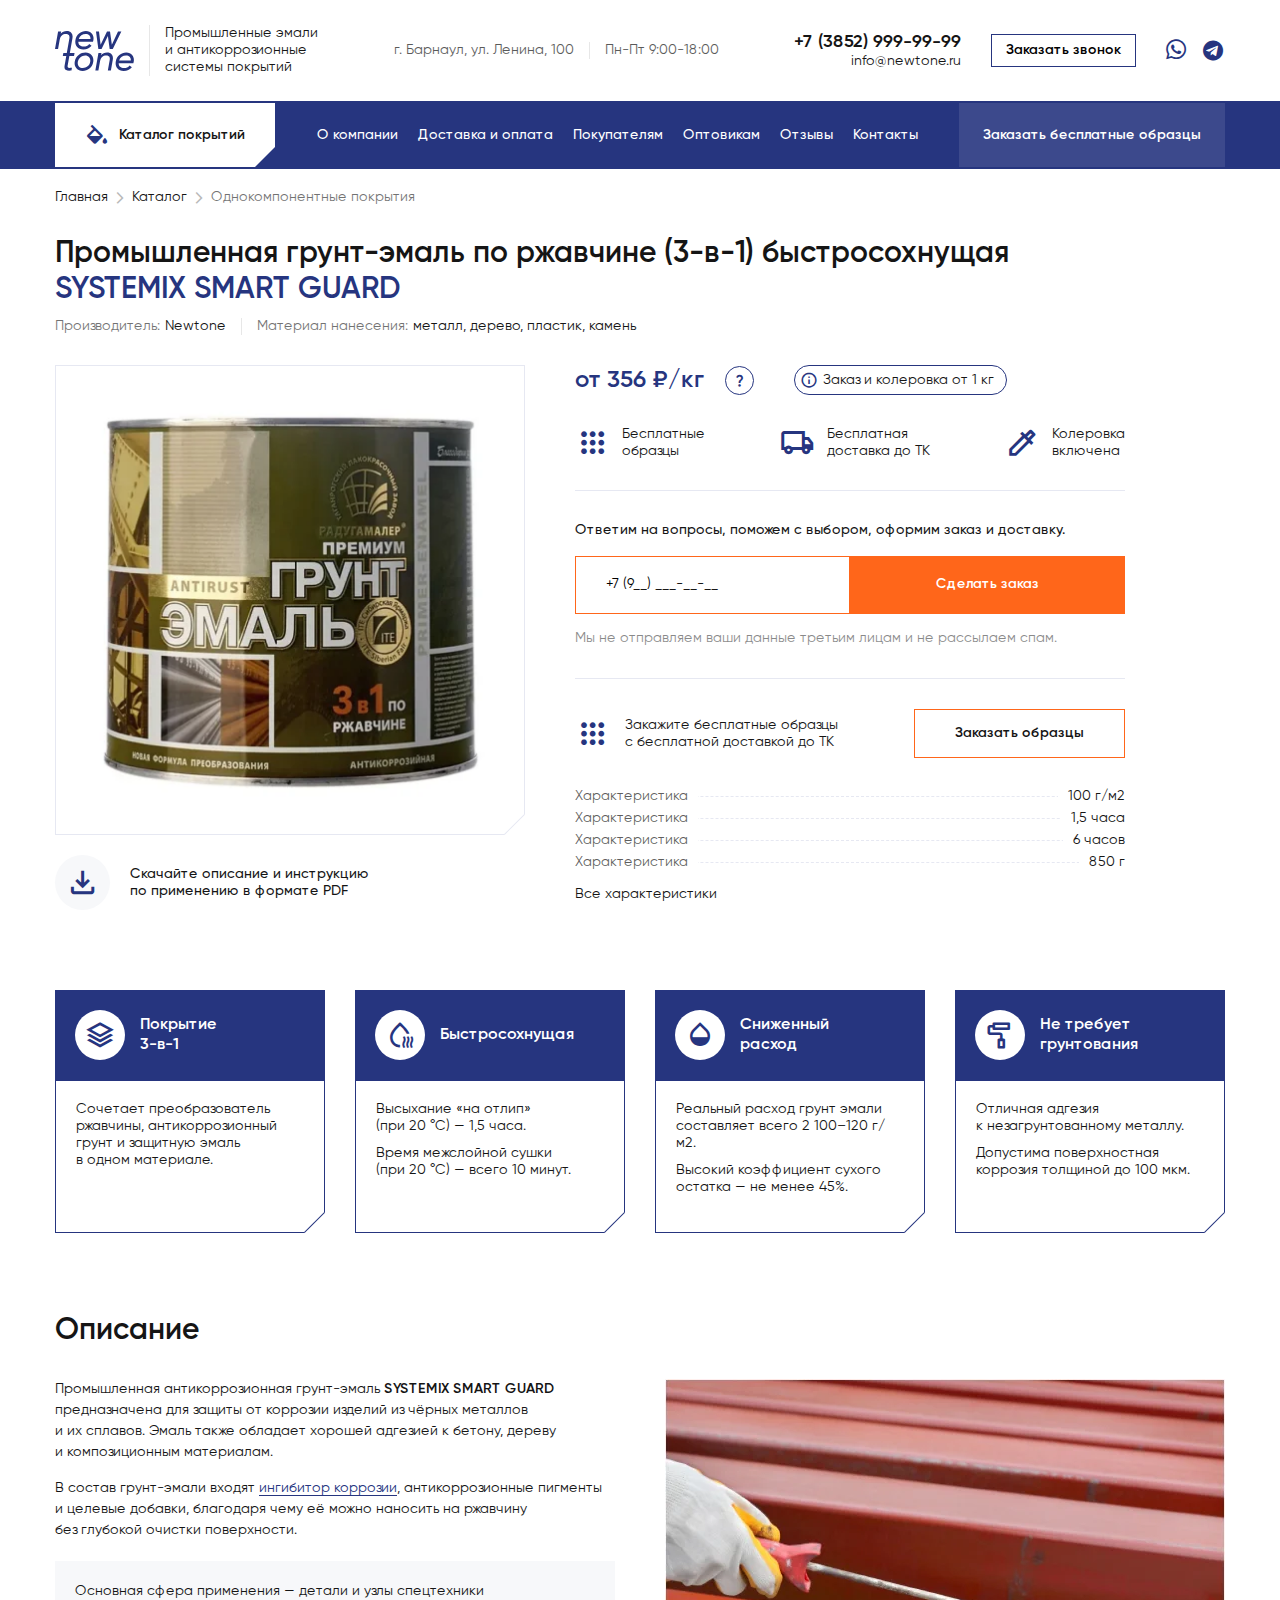
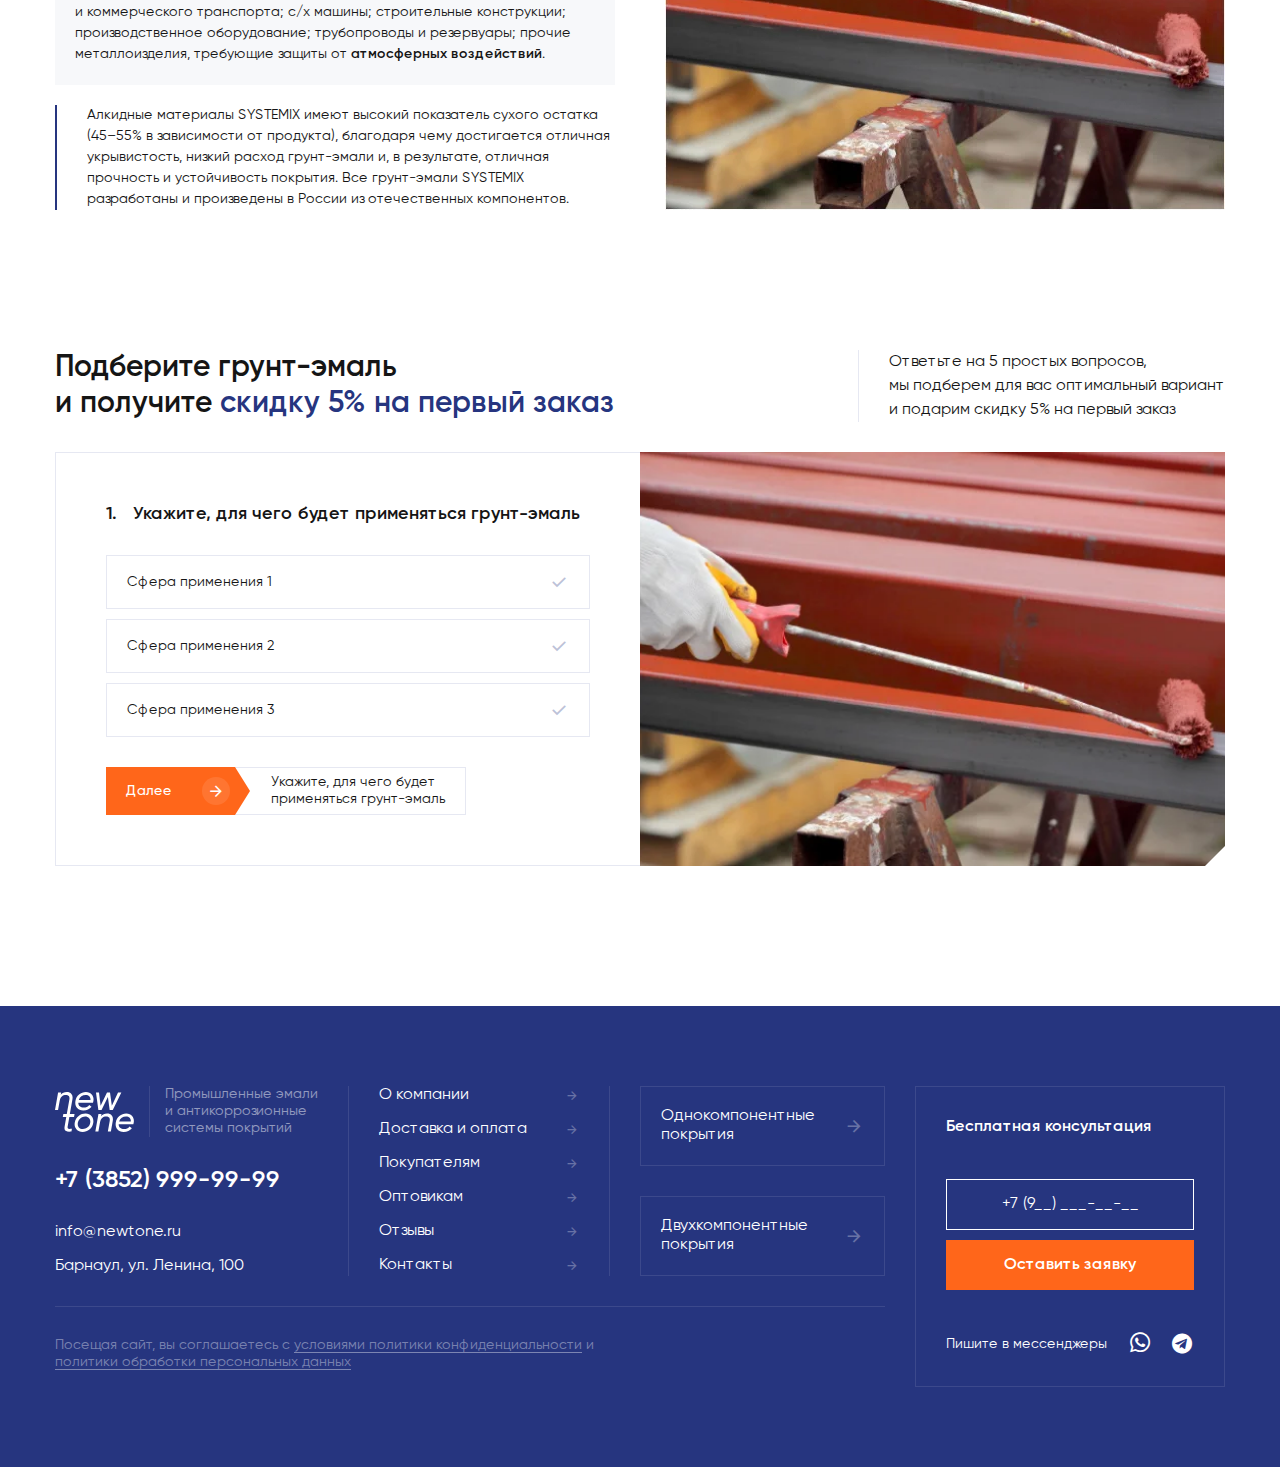
<file: product.html>
<!DOCTYPE html>
<!--old-->
<html lang="ru-RU">
  <head>
    <meta charset="UTF-8">
    <meta name="viewport" content="width=device-width, initial-scale=1.0">
    <link rel="preload" href="themes/engine/css/boots.css" as="style">
    <link rel="preload" href="themes/engine/css/main.css" as="style">
    <link rel="preload" href="themes/engine/css/libs.css" as="style">
    <link rel="preload" href="themes/engine/fonts/Gilroy-Regular/Gilroy-Regular.woff2" as="font" type="font/woff2" crossorigin>
    <link rel="stylesheet" href="themes/engine/css/boots.css">
    <link rel="stylesheet" href="themes/engine/css/main.css">
    <link rel="stylesheet" href="themes/engine/css/libs.css">
    <title>Промышленная грунт-эмаль по ржавчине (3-в-1) быстросохнущая SYSTEMIX SMART GUARD</title>
  </head>
  <body>
    <header class="header">
      <div class="header__top py-25">
        <div class="container">
          <div class="header__top-wrapper d-flex align-items-center justify-content-between"><a class="header__logo d-flex align-items-center gap-15" href="index.html"><img class="header__logo-img" src="images/logo.svg" alt="Логотип компании">
              <div class="line line-black d-none d-md-block"></div>
              <div class="header__logo-title fs-14 d-none d-md-block">Промышленные эмали <br> и антикоррозионные <br> системы покрытий</div></a>
            <div class="header__address d-none d-md-flex gap-15">
              <div class="fs-14 lh-1_2 o-0_7">г. Барнаул, ул. Ленина, 100</div>
              <div class="line line-black"></div>
              <div class="fs-14 lh-1_2 o-0_7">Пн-Пт 9:00-18:00</div>
            </div>
            <div class="header__feedback d-flex align-items-center gap-30">
              <div class="d-flex flex-column align-items-end"><a class="fs-16 fs-xl-18 fw-sb" href="tel:+738529999999">+7 (3852) 999-99-99</a><a class="fs-xl-14 fs-14" href="mailto:info@newtone.ru">info@newtone.ru</a></div>
              <button class="btn btn-empty px-15 py-8 d-none d-md-block" data-bs-toggle="modal" data-bs-target=".modal-call">Заказать звонок</button>
              <div class="d-xl-flex d-none gap-15"><a class="d-flex header__social" href="#"><i class="icon whatsapp fs-20" title="Читать нас в WhatsApp"> </i></a><a class="d-flex header__social" href="#"><i class="icon telegram fs-24" title="Читать нас в Телеграмм"> </i></a>
              </div>
            </div>
          </div>
        </div>
      </div>
      <div class="header__bot bg-main py-2">
        <div class="container">
          <div class="header__bot-wrapper d-flex align-items-center justify-content-between"><a class="header__catalog btn btn-white d-flex align-items-center gap-10" href="catalog.html"><i class="icon colors fs-24 d-none d-xl-block"></i><span>Каталог покрытий</span></a>
            <nav class="header__nav d-none d-md-block">
              <ul class="list-unstyled m-0 p-0 d-flex gap-20">
                <li><a class="fs-14 fw-md" href="about.html">О компании</a></li>
                <li><a class="fs-14 fw-md" href="content.html">Доставка и оплата</a></li>
                <li><a class="fs-14 fw-md" href="content.html">Покупателям</a></li>
                <li><a class="fs-14 fw-md" href="content.html">Оптовикам</a></li>
                <li><a class="fs-14 fw-md" href="reviews.html">Отзывы</a></li>
                <li><a class="fs-14 fw-md" href="contact.html">Контакты</a></li>
              </ul>
            </nav>
            <button class="btn header__free" data-bs-toggle="modal" data-bs-target=".modal-samples"><span class="d-none d-xl-block">Заказать бесплатные образцы</span><span class="d-xl-none">бесплатные образцы                                 </span></button>
          </div>
        </div>
      </div>
    </header>
    <main>
      <div class="breadcrumbs">
        <div class="container">
          <div class="breadcrumbs-nav d-flex align-items-center gap-5 text-nowrap overflow-auto">               <a class="breadcrumbs-nav__item d-flex align-items-center gap-5" href="/"><span>Главная</span><i class="icon arrow_back fs-14 o-0_3">                          </i></a><a class="breadcrumbs-nav__item d-flex align-items-center gap-5" href="/"><span>Каталог</span><i class="icon arrow_back fs-14 o-0_3"></i></a><span class="breadcrumbs-nav__item breadcrumbs-nav__item_disabled">Однокомпонентные покрытия</span></div>
        </div>
      </div>
      <section class="product">
        <div class="container">
          <div class="product__wrapper d-flex flex-column gap-50 gap-xl-80">
            <div class="product__main">
              <div class="product__heading d-flex flex-column gap-10">
                <h1 class="fs-24 fs-xl-30 fw-sb mb-0">Промышленная грунт-эмаль по ржавчине (3-в-1) быстросохнущая <br> <span class='text-main'>SYSTEMIX SMART GUARD</span></h1>
                <div class="d-none d-xl-flex align-items-center gap-15">
                  <div class="d-flex gap-5 fs-14"><span class="o-0_6">Производитель:</span><span>Newtone</span></div>
                  <div class="line line-black"></div>
                  <div class="d-flex gap-5 fs-14"><span class="o-0_6">Материал нанесения:</span><span>металл, дерево, пластик, камень</span></div>
                </div>
              </div>
              <div class="product__grid">
                <div class="product__left d-flex flex-column gap-20">
                  <div class="product__img">
                    <picture>
                      <source srcset="images/product/product_img.webp" type="image/webp"><img src="images/product/product_img.png" alt="Промышленная грунт-эмаль по ржавчине (3-в-1) быстросохнущая SYSTEMIX SMART GUARD" loading="lazy">
                    </picture>
                  </div><a class="product__download d-flex align-items-center gap-20" href="#"><i class="icon download fs-35 p-10 rounded-circle"></i><span class="fs-14 fw-md">Скачайте описание и инструкцию <br> по применению в формате PDF</span></a>
                </div>
                <div class="product__info d-flex flex-column gap-20 gap-xl-30">
                  <div class="product__price d-flex align-items-center flex-wrap gap-20 gap-xl-40">
                    <div class="d-flex align-items-center gap-20">
                      <div class="fs-24 fw-sb text-main">от 356 ₽/кг</div>
                      <div class="product-item__hint" data-tippy-content="Дополнительная информация о товаре"><i class="icon question_mark fs-15"></i></div>
                    </div>
                    <div class="product__price-info d-flex align-items-center gap-5 rounded-pill"><i class="icon info fs-18 text-main"></i>
                      <div class="fs-14">Заказ и колеровка от 1 кг</div>
                    </div>
                  </div>
                  <div class="product__advantages d-flex justify-content-between">
                    <div class="product__advantages-item d-flex flex-column align-items-start align-items-xl-center flex-xl-row gap-12"><i class="icon fs-35 text-main apps"></i><span class="fs-14">Бесплатные <br> образцы</span></div>
                    <div class="product__advantages-item d-flex flex-column align-items-start align-items-xl-center flex-xl-row gap-12"><i class="icon fs-35 text-main local_shipping"></i><span class="fs-14">Бесплатная <br> доставка до ТК</span></div>
                    <div class="product__advantages-item d-flex flex-column align-items-start align-items-xl-center flex-xl-row gap-12"><i class="icon fs-35 text-main colorize"></i><span class="fs-14">Колеровка <br> включена</span></div>
                  </div>
                  <div class="line line-light line-h"></div>
                  <div class="product__form d-flex flex-column gap-15">
                    <div class="fs-14 fw-md lh-1_4">Ответим на вопросы, поможем с выбором, оформим заказ и доставку.</div>
                    <form class="form-concat" name="product_order" autocomplete="off">
                      <input class="main-input" type="tel" placeholder="+7 (9__) ___-__-__" required>
                      <button class="btn btn-main">Сделать заказ</button>
                    </form>
                    <div class="fs-14 lh-1_4 o-0_5">Мы не отправляем ваши данные третьим лицам и не рассылаем спам.</div>
                  </div>
                  <div class="line line-light line-h"></div>
                  <div class="product__sample d-flex flex-column flex-md-row align-items-stretch align-items-md-center justify-content-between gap-30">
                    <div class="d-flex align-items-center gap-15"><i class="icon apps fs-35 text-main"></i><span class="fs-14">Закажите бесплатные образцы <br> с бесплатной доставкой до ТК</span></div>
                    <button class="btn product__sample-btn" data-bs-toggle="modal" data-bs-target=".modal-samples">Заказать образцы</button>
                  </div>
                  <div class="product__chars d-flex flex-column gap-15">
                    <div class="product-item__characteristic d-flex flex-column gap-5">
                      <div class="product-item__characteristic-line"><span><span>Характеристика</span></span><span><span>100 г/м2</span></span></div>
                      <div class="product-item__characteristic-line"><span><span>Характеристика</span></span><span><span>1,5 часа</span></span></div>
                      <div class="product-item__characteristic-line"><span><span>Характеристика</span></span><span><span>6 часов</span></span></div>
                      <div class="product-item__characteristic-line"><span><span>Характеристика</span></span><span><span>850 г</span></span></div>
                    </div><a class="btn btn-inline fw-nm" href="#">Все характеристики                         </a>
                  </div>
                </div>
              </div>
            </div>
            <div class="product__addDesc">
              <div class="product__addDesc-item">
                <div class="product__addDesc-item__top d-flex align-items-center gap-15 p-20 bg-main"><i class="icon fs-30 text-main p-10 rounded-circle bg-white stacks"></i>
                  <div class="fs-16 fw-sb text-white">Покрытие <br> 3-в-1</div>
                </div>
                <div class="product__addDesc-item__bottom p-20"><p>Сочетает преобразователь <br> ржавчины, антикоррозионный <br> грунт и защитную эмаль <br> в одном материале.</p></div>
              </div>
              <div class="product__addDesc-item">
                <div class="product__addDesc-item__top d-flex align-items-center gap-15 p-20 bg-main"><i class="icon fs-30 text-main p-10 rounded-circle bg-white water_voc"></i>
                  <div class="fs-16 fw-sb text-white">Быстросохнущая</div>
                </div>
                <div class="product__addDesc-item__bottom p-20"><p>Высыхание «на отлип»<br>(при 20 °С) — 1,5 часа.</p> <p>Время межслойной сушки<br>(при 20 °С) — всего 10 минут.</p></div>
              </div>
              <div class="product__addDesc-item">
                <div class="product__addDesc-item__top d-flex align-items-center gap-15 p-20 bg-main"><i class="icon fs-30 text-main p-10 rounded-circle bg-white opacity"></i>
                  <div class="fs-16 fw-sb text-white">Сниженный <br> расход</div>
                </div>
                <div class="product__addDesc-item__bottom p-20"><p>Реальный расход грунт эмали<br>составляет всего 2 100–120 г/м2.</p> <p>Высокий коэффициент сухого <br> остатка — не менее 45%.</p></div>
              </div>
              <div class="product__addDesc-item">
                <div class="product__addDesc-item__top d-flex align-items-center gap-15 p-20 bg-main"><i class="icon fs-30 text-main p-10 rounded-circle bg-white imagesearch"></i>
                  <div class="fs-16 fw-sb text-white">Не требует грунтования</div>
                </div>
                <div class="product__addDesc-item__bottom p-20"><p>Отличная адгезия <br> к незагрунтованному металлу.</p> <p>Допустима поверхностная <br> коррозия толщиной до 100 мкм.</p></div>
              </div>
            </div>
            <div class="product__desc">
              <h2 class="fs-18 fs-xl-30 fw-sb mb-20 mb-xl-30">Описание</h2>
              <div class="product__desc-grid">
                <div class="content">
                  <div>
                    <p>Промышленная антикоррозионная грунт-эмаль <strong>SYSTEMIX SMART GUARD</strong> предназначена для защиты от коррозии изделий из чёрных металлов и их сплавов. Эмаль также обладает хорошей адгезией к бетону, дереву и композиционным материалам.</p>
                    <p>В состав грунт-эмали входят <a href='#'>ингибитор коррозии</a>, антикоррозионные пигменты и целевые добавки, благодаря чему её можно наносить на ржавчину без глубокой очистки поверхности.</p>
                  </div>
                  <div class="bg-l"> 
                    <p>Основная сфера применения — детали и узлы спецтехники и коммерческого транспорта; с/х машины; строительные конструкции; производственное оборудование; трубопроводы и резервуары; прочие металлоизделия, требующие защиты от <strong>атмосферных воздействий</strong>.</p>
                  </div>
                  <div class="br-l">
                    <p>Алкидные материалы SYSTEMIX имеют высокий показатель сухого остатка (45–55% в зависимости от продукта), благодаря чему достигается отличная укрывистость, низкий расход грунт-эмали и, в результате, отличная прочность и устойчивость покрытия. Все грунт-эмали SYSTEMIX разработаны и произведены в России из отечественных компонентов.</p>
                  </div>
                </div>
                <div class="product__desc-img">
                  <picture>
                    <source srcset="images/product/product-desc_img.webp" type="image/webp"><img src="images/product/product-desc_img.jpg" loading="lazy">
                  </picture>
                </div>
              </div>
            </div>
          </div>
        </div>
      </section>
      <section class="choosing">
        <div class="container">
          <div class="choosing__header">
            <h2 class="fs-24 fs-xl-30 fw-sb mb-0">Подберите грунт-эмаль <br> и получите <span class='text-main'>скидку 5% на первый заказ</span></h2>
            <div class="line line-light d-none d-md-block"></div>
            <div class="content">
              <p>Ответьте на 5 простых вопросов, <br> мы подберем для вас оптимальный вариант <br> и подарим скидку 5% на первый заказ</p>
            </div>
          </div>
          <form class="choosing__content position-relative zangdar__wizard" id="zangdar-form" autocomplete="off" name="choosing">
            <div class="zangdar__step" data-step="applications" data-article="1">       
              <div class="choosing__block">                               
                <div class="choosing__desc p-20 p-xl-50 d-flex flex-column align-items-xl-start gap-20 gap-xl-30">
                  <div class="choosing__title fs-18 fw-sb" data-num="1.">Укажите, для чего будет применяться грунт-эмаль</div>
                  <div class="choosing__inputs d-flex flex-column gap-10">
                    <label class="choosing__radio">
                      <input type="radio" name="applications"><span class="choosing__radio-span d-flex align-items-center justify-content-between"><span class="fs-14">Сфера применения 1</span><i class="icon check fs-20"></i></span>
                    </label>
                    <label class="choosing__radio">
                      <input type="radio" name="applications"><span class="choosing__radio-span d-flex align-items-center justify-content-between"><span class="fs-14">Сфера применения 2</span><i class="icon check fs-20"></i></span>
                    </label>
                    <label class="choosing__radio">
                      <input type="radio" name="applications"><span class="choosing__radio-span d-flex align-items-center justify-content-between"><span class="fs-14">Сфера применения 3</span><i class="icon check fs-20"></i></span>
                    </label>
                  </div>
                  <div class="choosing__first">
                    <button class="choosing__next flex-grow-1" data-article="1" data-next><span class="fs-14 fw-md">Далее</span><i class="icon arrow_forward fs-18 rounded-circle p-5"></i></button>
                    <div class="choosing__first-desc d-none d-md-flex">
                      <div class="fs-14">Укажите, для чего будет <br> применяться грунт-эмаль</div>
                    </div>
                  </div>
                </div>
                <div class="choosing__img d-none d-md-block">
                  <picture>
                    <source srcset="images/choosing/choosing_img.webp" type="image/webp"><img src="images/choosing/choosing_img.jpg" alt="" loading="lazy">
                  </picture>
                </div>
              </div>
            </div>
            <div class="zangdar__step" data-step="temperature" data-article="2">       
              <div class="choosing__block">
                <div class="choosing__desc p-20 p-xl-50 d-flex flex-column align-items-xl-start gap-20 gap-xl-30">
                  <div class="choosing__title fs-18 fw-sb" data-num="2.">Укажите при каких погодных условиях и температурах будет использоваться грунт-эмаль</div>
                  <div class="choosing__inputs d-flex flex-column gap-10">
                    <label class="choosing__radio">
                      <input type="radio" name="temperature"><span class="choosing__radio-span d-flex align-items-center justify-content-between"><span class="fs-14">от -60°C до 0</span><i class="icon check fs-20"></i></span>
                    </label>
                    <label class="choosing__radio">
                      <input type="radio" name="temperature"><span class="choosing__radio-span d-flex align-items-center justify-content-between"><span class="fs-14">от 0°C до +30°C</span><i class="icon check fs-20"></i></span>
                    </label>
                    <label class="choosing__radio">
                      <input type="radio" name="temperature"><span class="choosing__radio-span d-flex align-items-center justify-content-between"><span class="fs-14">от +30°C до +60°C</span><i class="icon check fs-20"></i></span>
                    </label>
                  </div>
                  <div class="choosing__all">
                    <button class="choosing__prev d-flex" data-article="1" data-prev>                               <i class="icon arrow_forward fs-18"></i></button>
                    <button class="choosing__next flex-grow-1" data-article="1" data-next><span class="fs-14 fw-md">Далее</span><i class="icon arrow_forward fs-18 rounded-circle p-5"></i></button>
                  </div>
                </div>
                <div class="choosing__img d-none d-md-block">
                  <picture>
                    <source srcset="images/choosing/choosing_img.webp" type="image/webp"><img src="images/choosing/choosing_img.jpg" alt="" loading="lazy">
                  </picture>
                </div>
              </div>
            </div>
            <div class="zangdar__step" data-step="price" data-article="3">       
              <div class="choosing__block">
                <div class="choosing__desc p-20 p-xl-50 d-flex flex-column align-items-xl-start gap-20 gap-xl-30">
                  <div class="choosing__title fs-18 fw-sb" data-num="3.">Укажите оптимальный для вас ценовой диапазон</div>
                  <div class="choosing__inputs d-flex flex-column gap-10">
                    <label class="choosing__radio">
                      <input type="radio" name="price"><span class="choosing__radio-span d-flex align-items-center justify-content-between"><span class="fs-14">200 ₽/л — 500 ₽/л</span><i class="icon check fs-20"></i></span>
                    </label>
                    <label class="choosing__radio">
                      <input type="radio" name="price"><span class="choosing__radio-span d-flex align-items-center justify-content-between"><span class="fs-14">550 ₽/л — 800 ₽/л</span><i class="icon check fs-20"></i></span>
                    </label>
                    <label class="choosing__radio">
                      <input type="radio" name="price"><span class="choosing__radio-span d-flex align-items-center justify-content-between"><span class="fs-14">850 ₽/л — 1 200 ₽/л</span><i class="icon check fs-20"></i></span>
                    </label>
                  </div>
                  <div class="choosing__all">
                    <button class="choosing__prev d-flex" data-article="2" data-prev>                               <i class="icon arrow_forward fs-18"></i></button>
                    <button class="choosing__next flex-grow-1" data-article="2" data-next><span class="fs-14 fw-md">Далее</span><i class="icon arrow_forward fs-18 rounded-circle p-5"></i></button>
                  </div>
                </div>
                <div class="choosing__img d-none d-md-block">
                  <picture>
                    <source srcset="images/choosing/choosing_img.webp" type="image/webp"><img src="images/choosing/choosing_img.jpg" alt="" loading="lazy">
                  </picture>
                </div>
              </div>
            </div>
            <div class="zangdar__step" data-step="form" data-article="4">
              <div class="choosing__block">
                <div class="choosing__desc p-20 p-xl-50 d-flex flex-column align-items-xl-start gap-20 gap-xl-30">
                  <div class="choosing__title fs-18 fw-sb" data-num="4.">Оставьте номер телефона, чтобы мы могли с вами связаться</div>
                  <div class="choosing__inputs d-flex flex-column gap-10">
                    <input class="main-input" type="tel" placeholder="+7 (9__) ___-__-__" required>
                    <button class="btn btn-main">Оставить заявку</button>
                  </div>
                  <div class="choosing__all">
                    <button class="choosing__prev d-flex" data-article="2" data-prev>                               <i class="icon arrow_forward fs-18">                               </i></button>
                  </div>
                </div>
                <div class="choosing__img d-none d-md-block">
                  <picture>
                    <source srcset="images/choosing/choosing_img.webp" type="image/webp"><img src="images/choosing/choosing_img.jpg" alt="" loading="lazy">
                  </picture>
                </div>
              </div>
            </div>
          </form>
        </div>
      </section>
    </main>
    <footer class="footer bg-main py-80">
      <div class="container">
        <div class="footer__grid">
          <div class="footer__wrapper d-flex flex-column gap-30">
            <div class="footer__block">
              <div class="d-flex flex-column aliggn-items-start justify-content-between gap-20">
                <div class="header__logo d-flex align-items-center gap-15"><img class="header__logo-img" src="images/logof.svg" alt="Логотип компании">
                  <div class="line line-white"></div>
                  <div class="header__logo-title fs-14 o-0_5">Промышленные эмали <br> и антикоррозионные <br> системы покрытий</div>
                </div><a class="footer__href fs-24 fw-sb" href="tel:+738529999999">+7 (3852) 999-99-99</a>
                <div class="d-flex flex-column gap-15"><a class="footer__href fs-16" href="mailto:info@newtone.ru">info@newtone.ru </a>
                  <div class="fs-16">Барнаул, ул. Ленина, 100</div>
                </div>
              </div>
              <div class="line line-white"></div>
              <div class="footer__nav">                     
                <ul class="list-unstyled p-0 m-0 d-flex flex-column gap-15 flex-grow-1">
                  <li><a class="footer__href d-flex align-items-center justify-content-between gap-20" href="about.html"><span class="fs-16">О компании</span><i class="icon arrow_forward fs-14"></i></a></li>
                  <li><a class="footer__href d-flex align-items-center justify-content-between gap-20" href="content.html"><span class="fs-16">Доставка и оплата</span><i class="icon arrow_forward fs-14"></i></a></li>
                  <li><a class="footer__href d-flex align-items-center justify-content-between gap-20" href="content.html"><span class="fs-16">Покупателям</span><i class="icon arrow_forward fs-14"></i></a></li>
                  <li><a class="footer__href d-flex align-items-center justify-content-between gap-20" href="content.html"><span class="fs-16">Оптовикам</span><i class="icon arrow_forward fs-14"></i></a></li>
                  <li><a class="footer__href d-flex align-items-center justify-content-between gap-20" href="reviews.html"><span class="fs-16">Отзывы</span><i class="icon arrow_forward fs-14"></i></a></li>
                  <li><a class="footer__href d-flex align-items-center justify-content-between gap-20" href="contact.html"><span class="fs-16">Контакты</span><i class="icon arrow_forward fs-14"></i></a></li>
                </ul>
              </div>
              <div class="line line-white"></div>
              <div class="footer__chapters d-flex gap-30"><a class="footer__href footer__chapter d-flex align-items-center justify-content-between p-20 flex-grow-1" href="chapter.html"><span>Однокомпонентные <br> покрытия</span><i class="icon arrow_forward fs-20"></i></a><a class="footer__href footer__chapter d-flex align-items-center justify-content-between p-20 flex-grow-1" href="chapter.html"><span>Двухкомпонентные <br> покрытия</span><i class="icon arrow_forward fs-20"></i></a></div>
            </div>
            <p class="footer__rule fs-14">Посещая сайт, вы соглашаетесь с <button class='btn-inline btn'>условиями политики конфиденциальности</button> и <button class='btn-inline btn'>политики обработки персональных данных</button></p>
          </div>
          <div class="footer__form d-flex flex-column gap-20 p-30 justify-content-between">
            <div class="fs-16 fw-sb">Бесплатная консультация</div>
            <form class="d-flex flex-column gap-10" name="consultation_form" autocomplete="off">
              <input class="main-input px-20 py-15 fs-16" type="tel" placeholder="+7 (9__) ___-__-__" required>
              <button class="btn btn-main px-20 py-15 fs-16">Оставить заявку</button>
            </form>
            <div class="d-flex align-items-center justify-content-between">
              <div class="fs-14">Пишите в мессенджеры</div>
              <div class="d-flex gap-20"><a class="d-flex footer__social" href="#"><i class="icon whatsapp fs-20" title="Читать нас в WhatsApp"></i></a><a class="d-flex footer__social" href="#"><i class="icon telegram fs-24" title="Читать нас в Телеграмм"></i></a>
              </div>
            </div>
          </div>
        </div>
      </div>
    </footer>
    <div class="footer-sticky d-md-none bg-plight p-10">   
      <div class="container">           
        <div class="d-flex align-items-center justify-content-between gap-50">          <a class="d-flex flex-column align-items-center gap-5" href="#mobile-menu"><i class="icon menu fs-24 text-main"></i><span class="fs-12 fw-md">Меню</span></a>
          <button class="btn btn-inline d-flex flex-column align-items-center gap-5" data-bs-toggle="modal" data-bs-target=".modal-call"><i class="icon cal fs-24 fw-md"></i><span class="fs-12 fw-md">Звонок</span></button><a class="btn btn-inline d-flex flex-column align-items-center gap-5" href="#"><i class="icon whatsapp fs-24 fw-md"></i><span class="fs-12 fw-md">WhatsApp</span></a>
          <button class="btn btn-inline d-flex flex-column align-items-center gap-5" data-bs-toggle="modal" data-bs-target=".modal-samples"><i class="icon colors fs-24 fw-md"></i><span class="fs-12 fw-md">Образцы</span></button>
        </div>
      </div>
    </div>
    <nav class="mobile-menu menu-scrolling" id="mobile-menu">
      <ul>
        <li class="sub">
          <div class="d-flex flex-column gap-5 align-items-start"><a class="fs-18 fw-sb w-auto" href="tel:+738529999999">+7 (3852) 999-99-99</a><a class="fs-14" href="mailto:info@newtone.ru">info@newtone.ru</a>
            <div class="fs-14">Барнаул, ул. Ленина, 100</div>
          </div>
        </li>
        <li class="noSub">
          <div class="d-flex flex-column gap-5 align-items-start">               <a class="footer__href d-flex align-items-center justify-content-between gap-20 w-100" href="about.html"><span class="fs-14 p-0">О компании</span><i class="icon arrow_forward fs-14">                               </i></a><a class="footer__href d-flex align-items-center justify-content-between gap-20 w-100" href="content.html"><span class="fs-14 p-0">Доставка и оплата</span><i class="icon arrow_forward fs-14">                               </i></a><a class="footer__href d-flex align-items-center justify-content-between gap-20 w-100" href="content.html"><span class="fs-14 p-0">Покупателям</span><i class="icon arrow_forward fs-14">                               </i></a><a class="footer__href d-flex align-items-center justify-content-between gap-20 w-100" href="content.html"><span class="fs-14 p-0">Оптовикам</span><i class="icon arrow_forward fs-14">                               </i></a><a class="footer__href d-flex align-items-center justify-content-between gap-20 w-100" href="reviews.html"><span class="fs-14 p-0">Отзывы</span><i class="icon arrow_forward fs-14">                               </i></a><a class="footer__href d-flex align-items-center justify-content-between gap-20 w-100" href="contact.html"><span class="fs-14 p-0">Контакты</span><i class="icon arrow_forward fs-14">                               </i></a>
          </div>
        </li>
        <li class="noSub">
          <div class="d-flex flex-column gap-5 align-items-start">               <a class="footer__href d-flex align-items-center justify-content-between gap-20" href="chapter.html"><span class="fs-14 p-0">Однокомпонентные покрытия</span></a><a class="footer__href d-flex align-items-center justify-content-between gap-20" href="chapter.html"><span class="fs-14 p-0">Двухкомпонентные покрытия</span></a>
          </div>
        </li>
        <li class="noSub">
          <div class="d-flex flex-column gap-15 align-items-start">
            <form class="d-flex flex-column gap-10" name="mobile_order" autocomplete="off">
              <div class="fs-14 fw-sb">Бесплатная консультация</div>
              <input class="main-input px-20 py-15 text-white text-center border-white" type="tel" placeholder="+7 (9__) ___-__-__" required>
              <button class="btn btn-main px-20 py-15">Оставить заявку</button>
            </form>
            <div class="d-flex gap-20 align-items-center"><a class="d-flex footer__social" href="#"><i class="icon whatsapp fs-20" title="Читать нас в WhatsApp"></i></a><a class="d-flex footer__social" href="#"><i class="icon telegram fs-24" title="Читать нас в Телеграмм"></i></a>
            </div>
          </div>
        </li>
      </ul>
    </nav>
    <div class="modal fade modal-call" data-bs-keyboard="false" tabindex="-1" aria-hidden="true">
      <div class="modal-dialog modal-dialog-centered">
        <div class="modal-content">
          <div class="modal-header">               
            <button class="btn-close position-absolute end-0 top-0 border-0 p-0 ms-auto d-flex" data-bs-dismiss="modal"><i class="icon close fs-24 text-main"></i></button>
          </div>
          <div class="modal-body">
            <div class="modal-desc gap-20 d-flex flex-column">                                              
              <div class="fs-24 fw-sb">Закажите звонок</div>
              <div class="content">
                <p>Оставьте номер телефона, мы перезвоним вам в ближайшее рабочее время и проконсультируем по любым вопросам.</p>
              </div>
            </div>
            <div class="line line-light line-h my-30"></div>
            <form name="modal_callback" autocomplete="off">
              <div class="form-concat">
                <input class="main-input" type="tel" placeholder="+7 (___) ___-__-__" required>
                <button class="btn btn-main">Заказать звонок</button>
              </div>
              <input type="hidden" name="mail" value="">
            </form>
          </div>
        </div>
      </div>
    </div>
    <div class="modal fade modal-question" data-bs-keyboard="false" tabindex="-1" aria-hidden="true">
      <div class="modal-dialog modal-dialog-centered">
        <div class="modal-content">
          <div class="modal-header">               
            <button class="btn-close position-absolute end-0 top-0 border-0 p-0 ms-auto d-flex" data-bs-dismiss="modal"><i class="icon close fs-24 text-main"></i></button>
          </div>
          <div class="modal-body">
            <div class="modal-desc gap-20 d-flex flex-column">                                              
              <div class="fs-24 fw-sb">Задайте вопрос</div>
              <div class="content">
                <p>Задайте вопрос и оставьте номер телефона, мы перезвоним вам в ближайшее рабочее время и проконсультируем по любым вопросам.</p>
              </div>
            </div>
            <div class="line line-light line-h my-30"></div>
            <form class="d-flex flex-column gap-30" name="modal_question" autocomplete="off">
              <textarea class="main-input" cols="30" rows="10" placeholder="Текст вопроса" required></textarea>
              <div class="form-concat"> 
                <input class="main-input" type="tel" placeholder="+7 (___) ___-__-__" required>
                <button class="btn btn-main">Задать вопрос</button>
              </div>
              <input type="hidden" name="mail" value="">
            </form>
          </div>
        </div>
      </div>
    </div>
    <div class="modal fade modal-review" data-bs-keyboard="false" tabindex="-1" aria-hidden="true">
      <div class="modal-dialog modal-dialog-centered">
        <div class="modal-content">
          <div class="modal-header">               
            <button class="btn-close position-absolute end-0 top-0 border-0 p-0 ms-auto d-flex" data-bs-dismiss="modal"><i class="icon close fs-24 text-main"></i></button>
          </div>
          <div class="modal-body">
            <div class="modal-desc gap-20 d-flex flex-column">                                              
              <div class="fs-24 fw-sb">Оставьте отзыв</div>
              <div class="content">
                <p>Оставьте отзыв и номер телефона, отзыв будет размещен на сайте после проверки модератором.</p>
              </div>
            </div>
            <div class="line line-light line-h my-30"></div>
            <form class="d-flex flex-column gap-30" name="modal_review" autocomplete="off">
              <input class="main-input" type="text" placeholder="Ваше имя" required>
              <textarea class="main-input" cols="30" rows="10" placeholder="Текст вопроса" required></textarea>
              <div class="form-concat"> 
                <input class="main-input" type="tel" placeholder="+7 (___) ___-__-__" required>
                <button class="btn btn-main">Оставить отзыв</button>
              </div>
              <input type="hidden" name="mail" value="">
            </form>
          </div>
        </div>
      </div>
    </div>
    <div class="modal fade modal-samples" data-bs-keyboard="false" tabindex="-1" aria-hidden="true">
      <div class="modal-dialog modal-dialog-centered">
        <div class="modal-content">
          <div class="modal-header">               
            <button class="btn-close position-absolute end-0 top-0 border-0 p-0 ms-auto d-flex" data-bs-dismiss="modal"><i class="icon close fs-24 text-main"></i></button>
          </div>
          <div class="modal-body">
            <div class="modal-desc gap-20 d-flex flex-column">                                              
              <div class="fs-24 fw-sb">Заказ тестовых образцов</div>
              <div class="content">
                <p>Оставьте номер телефона, мы перезвоним вам в ближайшее рабочее время и сформируем заказ на тестовые образцы.</p>
              </div>
            </div>
            <div class="line line-light line-h my-30"></div>
            <form class="d-flex flex-column" name="modal_samples" autocomplete="off">
              <div class="form-concat">
                <input class="main-input" type="tel" placeholder="+7 (___) ___-__-__" required>
                <button class="btn btn-main">Заказать образцы</button>
              </div>
              <input type="hidden" name="mail" value="">
            </form>
          </div>
        </div>
      </div>
    </div>
    <div class="modal fade modal-order" data-bs-keyboard="false" tabindex="-1" aria-hidden="true">
      <div class="modal-dialog modal-dialog-centered">
        <div class="modal-content">
          <div class="modal-header">               
            <button class="btn-close position-absolute end-0 top-0 border-0 p-0 ms-auto d-flex" data-bs-dismiss="modal"><i class="icon close fs-24 text-main"></i></button>
          </div>
          <div class="modal-body">
            <div class="modal-desc d-flex flex-column gap-15">
              <div class="fs-24 fw-sb">Грунт-эмаль по ржавчине «systemix antirust premium guard»</div>
              <div class="modal-img">
                <picture>
                  <source srcset="images/application/1.webp" type="image/webp"><img src="images/application/1.jpg" alt="Грунт-эмаль по ржавчине «systemix antirust premium guard»" loading="lazy">
                </picture>
              </div>
              <div class="content">
                <p>Промышленная антикоррозионная грунт-эмаль SYSTEMIX SMART GUARD предназначена для защиты от коррозии изделий</p>
              </div>
              <div class="product-item__characteristic d-flex flex-column gap-5">
                <div class="product-item__characteristic-line"><span><span>Параметр 1</span></span><span><span>Значение</span></span></div>
                <div class="product-item__characteristic-line"><span><span>Параметр 2</span></span><span><span>Значение</span></span></div>
                <div class="product-item__characteristic-line"><span><span>Параметр 3</span></span><span><span>Значение</span></span></div>
              </div>
            </div>
            <div class="line line-light line-h mt-30 mb-20"></div>
            <div class="d-flex align-items-center justify-content-between">
              <div class="d-flex flex-column gap-10"><i class="icon check fs-20 text-main"></i>
                <div class="fs-14 lh-1">Максимально <br> долговечная защита</div>
              </div>
              <div class="d-flex flex-column gap-10"><i class="icon check fs-20 text-main"></i>
                <div class="fs-14 lh-1">Идеальное качество <br> поверхности</div>
              </div>
              <div class="d-flex flex-column gap-10"><i class="icon check fs-20 text-main"></i>
                <div class="fs-14 lh-1">Коэффициент сухого <br> остатка 60% и более</div>
              </div>
            </div>
            <div class="line line-light line-h mt-20 mb-30"></div>
            <div class="d-flex align-items-center gap-20 mb-30">
              <div class="product-item__price fs-18 fw-sb">400 <span>₽/кг</span></div>
              <div class="product-item__hint" data-tippy-content="Дополнительная информация о товаре"><i class="icon question_mark fs-15"></i></div>
            </div>
            <form class="d-flex flex-column" name="modal_order" autocomplete="off">
              <div class="form-concat">
                <input class="main-input" type="tel" placeholder="+7 (___) ___-__-__" required>
                <button class="btn btn-main">Сделать заказ</button>
              </div>
            </form>
          </div>
        </div>
      </div>
    </div>
    <div class="modal fade modal-chosen" data-bs-keyboard="false" tabindex="-1" aria-hidden="true">
      <div class="modal-dialog modal-dialog-centered">
        <div class="modal-content">
          <div class="modal-header">               
            <button class="btn-close position-absolute end-0 top-0 border-0 p-0 ms-auto d-flex" data-bs-dismiss="modal"><i class="icon close fs-24 text-main"></i></button>
          </div>
          <div class="modal-body">
            <div class="modal-desc gap-20 d-flex flex-column">                                              
              <div class="fs-24 fw-sb">Подбор покрытия</div>
              <div class="content">
                <p>Проверьте данные и оставьте номер телефона, мы перезвоним вам в ближайшее рабочее время и проконсультируем по любым вопросам.</p>
              </div>
            </div>
            <div class="line line-light line-h my-20"></div>
            <div class="d-flex flex-column gap-20">
              <div class="d-flex flex-column gap-5">
                <div class="fs-16 o-0_6">Для чего будет применяться грунт-эмаль</div>
                <div class="fs-16">Сфера применения 1, сфера применения 2, ...</div>
              </div>
              <div class="d-flex flex-column gap-5">
                <div class="fs-16 o-0_6">При какой температуре будет использоваться покрытие</div>
                <div class="fs-16">Диапазон температур 1, диапазон температур 2, ...</div>
              </div>
              <div class="d-flex flex-column gap-5">
                <div class="fs-16 o-0_6">Для чего будет применяться грунт-эмаль</div>
                <div class="fs-16">Сфера применения 1, сфера применения 2, ...</div>
              </div>
            </div>
            <div class="line line-light line-h my-30"></div>
            <form class="d-flex flex-column" name="modal_chosen" autocomplete="off">
              <div class="form-concat">
                <input class="main-input" type="tel" placeholder="+7 (___) ___-__-__" required>
                <button class="btn btn-main">Заказать образцы</button>
              </div>
              <input type="hidden" name="mail" value="">
            </form>
          </div>
        </div>
      </div>
    </div>
    <script src="themes/engine/js/slider.bundle.js"></script>
    <script src="themes/engine/js/main.bundle.js"></script>
    <script src="themes/engine/js/gallery.bundle.js"></script>
    <script src="themes/engine/js/wizardForm.bundle.js"></script>
  </body>
</html>
</file>
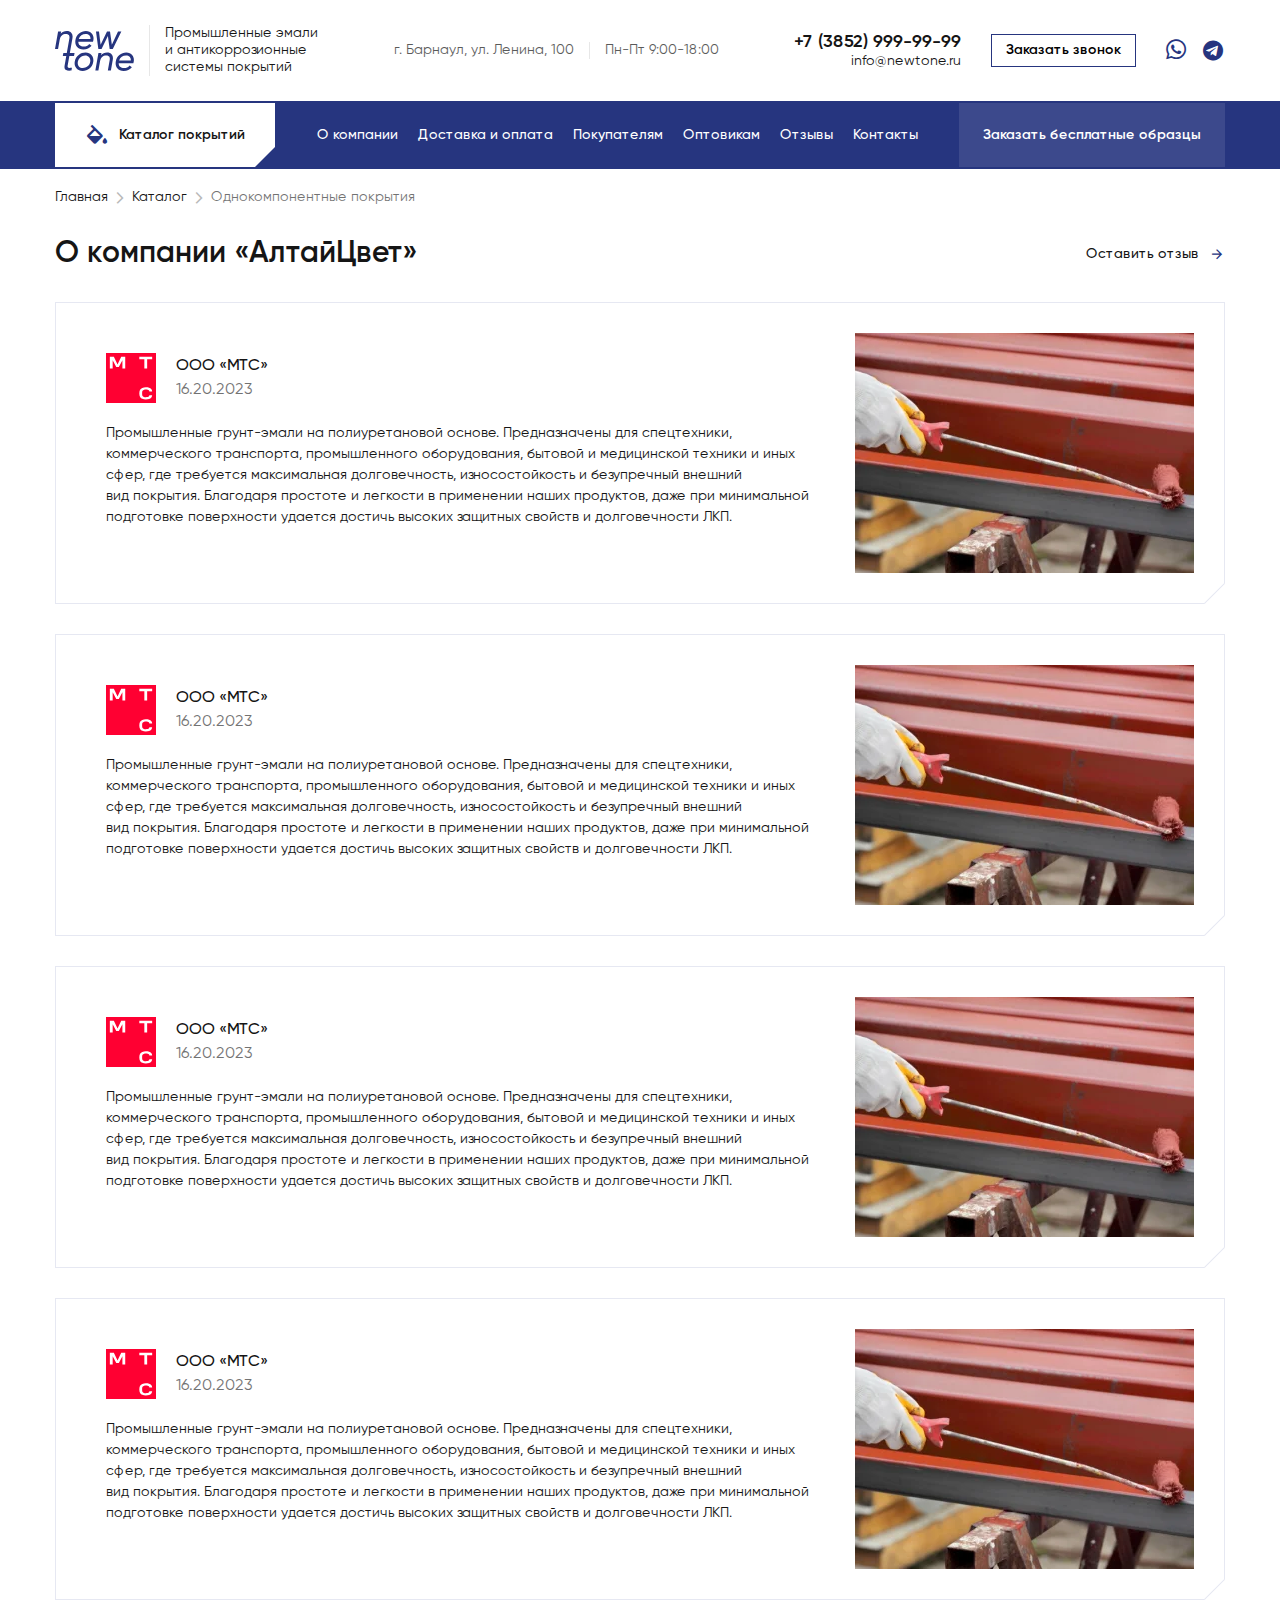
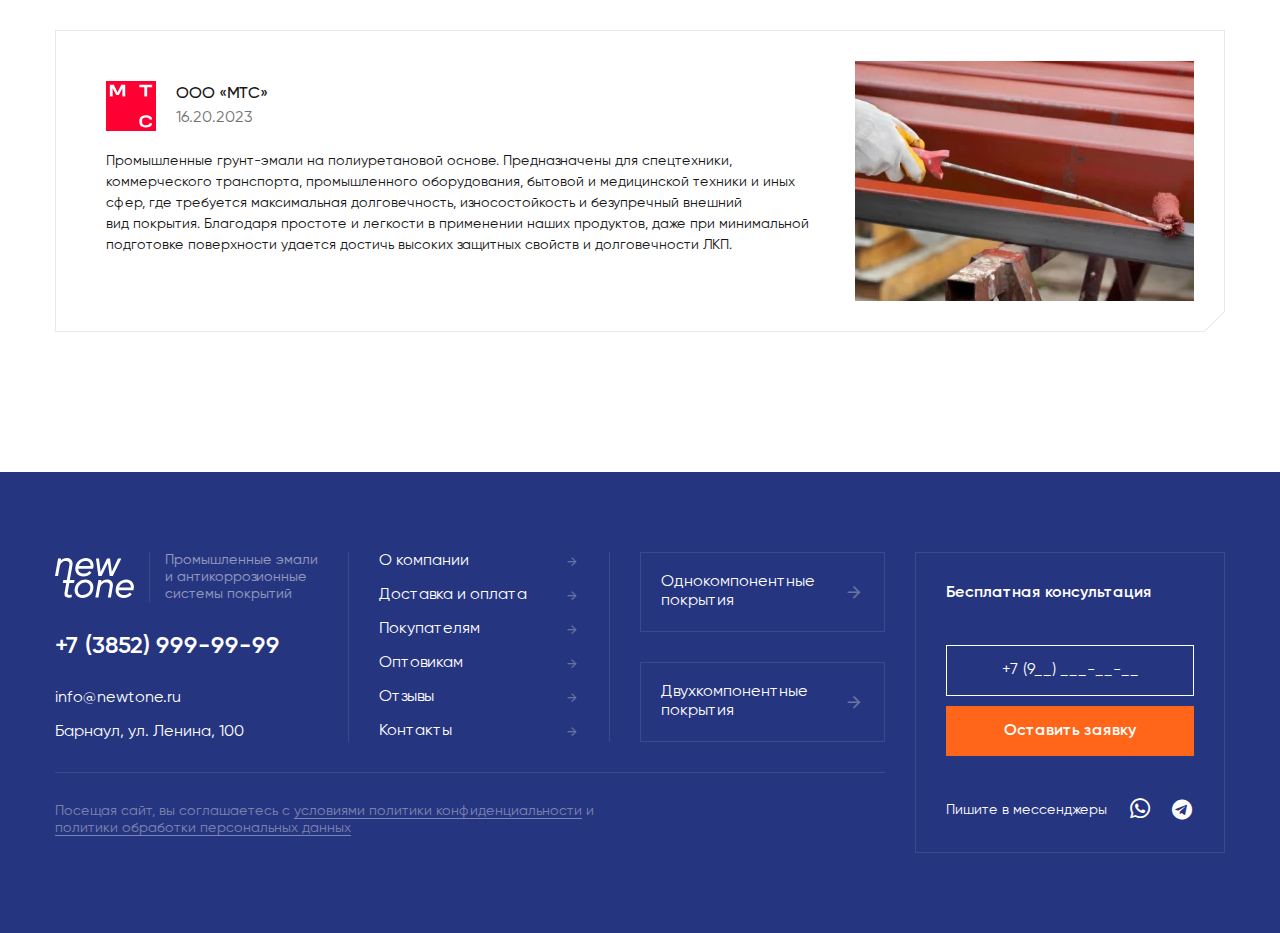
<file: reviews.html>
<!DOCTYPE html>
<!--old-->
<html lang="ru-RU">
  <head>
    <meta charset="UTF-8">
    <meta name="viewport" content="width=device-width, initial-scale=1.0">
    <link rel="preload" href="themes/engine/css/boots.css" as="style">
    <link rel="preload" href="themes/engine/css/main.css" as="style">
    <link rel="preload" href="themes/engine/css/libs.css" as="style">
    <link rel="preload" href="themes/engine/fonts/Gilroy-Regular/Gilroy-Regular.woff2" as="font" type="font/woff2" crossorigin>
    <link rel="stylesheet" href="themes/engine/css/boots.css">
    <link rel="stylesheet" href="themes/engine/css/main.css">
    <link rel="stylesheet" href="themes/engine/css/libs.css">
    <title>Отзывы о компании «АлтайЦвет»</title>
  </head>
  <body>
    <header class="header">
      <div class="header__top py-25">
        <div class="container">
          <div class="header__top-wrapper d-flex align-items-center justify-content-between"><a class="header__logo d-flex align-items-center gap-15" href="index.html"><img class="header__logo-img" src="images/logo.svg" alt="Логотип компании">
              <div class="line line-black d-none d-md-block"></div>
              <div class="header__logo-title fs-14 d-none d-md-block">Промышленные эмали <br> и антикоррозионные <br> системы покрытий</div></a>
            <div class="header__address d-none d-md-flex gap-15">
              <div class="fs-14 lh-1_2 o-0_7">г. Барнаул, ул. Ленина, 100</div>
              <div class="line line-black"></div>
              <div class="fs-14 lh-1_2 o-0_7">Пн-Пт 9:00-18:00</div>
            </div>
            <div class="header__feedback d-flex align-items-center gap-30">
              <div class="d-flex flex-column align-items-end"><a class="fs-16 fs-xl-18 fw-sb" href="tel:+738529999999">+7 (3852) 999-99-99</a><a class="fs-xl-14 fs-14" href="mailto:info@newtone.ru">info@newtone.ru</a></div>
              <button class="btn btn-empty px-15 py-8 d-none d-md-block" data-bs-toggle="modal" data-bs-target=".modal-call">Заказать звонок</button>
              <div class="d-xl-flex d-none gap-15"><a class="d-flex header__social" href="#"><i class="icon whatsapp fs-20" title="Читать нас в WhatsApp"> </i></a><a class="d-flex header__social" href="#"><i class="icon telegram fs-24" title="Читать нас в Телеграмм"> </i></a>
              </div>
            </div>
          </div>
        </div>
      </div>
      <div class="header__bot bg-main py-2">
        <div class="container">
          <div class="header__bot-wrapper d-flex align-items-center justify-content-between"><a class="header__catalog btn btn-white d-flex align-items-center gap-10" href="catalog.html"><i class="icon colors fs-24 d-none d-xl-block"></i><span>Каталог покрытий</span></a>
            <nav class="header__nav d-none d-md-block">
              <ul class="list-unstyled m-0 p-0 d-flex gap-20">
                <li><a class="fs-14 fw-md" href="about.html">О компании</a></li>
                <li><a class="fs-14 fw-md" href="content.html">Доставка и оплата</a></li>
                <li><a class="fs-14 fw-md" href="content.html">Покупателям</a></li>
                <li><a class="fs-14 fw-md" href="content.html">Оптовикам</a></li>
                <li><a class="fs-14 fw-md" href="reviews.html">Отзывы</a></li>
                <li><a class="fs-14 fw-md" href="contact.html">Контакты</a></li>
              </ul>
            </nav>
            <button class="btn header__free" data-bs-toggle="modal" data-bs-target=".modal-samples"><span class="d-none d-xl-block">Заказать бесплатные образцы</span><span class="d-xl-none">бесплатные образцы                                 </span></button>
          </div>
        </div>
      </div>
    </header>
    <main>
      <div class="breadcrumbs">
        <div class="container">
          <div class="breadcrumbs-nav d-flex align-items-center gap-5 text-nowrap overflow-auto">               <a class="breadcrumbs-nav__item d-flex align-items-center gap-5" href="/"><span>Главная</span><i class="icon arrow_back fs-14 o-0_3">                          </i></a><a class="breadcrumbs-nav__item d-flex align-items-center gap-5" href="/"><span>Каталог</span><i class="icon arrow_back fs-14 o-0_3"></i></a><span class="breadcrumbs-nav__item breadcrumbs-nav__item_disabled">Однокомпонентные покрытия</span></div>
        </div>
      </div>
      <section class="reviews-page">
        <div class="container">
          <div class="reviews-page__heading d-flex flex-wrap align-items-center justify-content-between gap-20 mb-20 mb-xl-30">
            <h1 class="fs-24 fs-xl-30 fw-sb mb-0">О компании «АлтайЦвет»</h1>
            <button class="btn btn-inline d-flex align-items-center gap-10" data-bs-toggle="modal" data-bs-target=".modal-review"><span class="fw-md">Оставить отзыв</span><i class="icon fs-16 arrow_forward"></i></button>
          </div>
          <div class="reviews-page__grid d-flex flex-column gap-20 gap-xl-30">
            <div class="reviews__item">
              <div class="reviews__item-desc d-flex flex-column gap-20 p-0 p-xl-20">
                <div class="reviews__item-author d-flex align-items-center gap-20">
                  <div class="reviews__item-avatar"><img src="images/reviews/avatar/avatar_img.svg" alt="Логотип МТС" loading="lazy">
                  </div>
                  <div class="d-flex flex-column gap-5">
                    <div class="fs-16 fw-md">ООО «МТС»</div>
                    <div class="fs-16 o-0_6">16.20.2023</div>
                  </div>
                </div>
                <div class="reviews__item-text scroll-visible">
                  <div class="content">
                    <p>Промышленные грунт-эмали на полиуретановой основе. Предназначены для спецтехники, коммерческого транспорта, промышленного оборудования, бытовой и медицинской техники и иных сфер, где требуется максимальная долговечность, износостойкость и безупречный внешний вид покрытия. Благодаря простоте и легкости в применении наших продуктов, даже при минимальной подготовке поверхности удается достичь высоких защитных свойств и долговечности ЛКП.</p>
                  </div>
                </div>
              </div>
              <div class="reviews__item-img">
                <picture>
                  <source srcset="images/reviews/review_img.webp" type="image/webp"><img src="images/reviews/review_img.jpg" alt="" loading="lazy">
                </picture>
              </div>
            </div>
            <div class="reviews__item">
              <div class="reviews__item-desc d-flex flex-column gap-20 p-0 p-xl-20">
                <div class="reviews__item-author d-flex align-items-center gap-20">
                  <div class="reviews__item-avatar"><img src="images/reviews/avatar/avatar_img.svg" alt="Логотип МТС" loading="lazy">
                  </div>
                  <div class="d-flex flex-column gap-5">
                    <div class="fs-16 fw-md">ООО «МТС»</div>
                    <div class="fs-16 o-0_6">16.20.2023</div>
                  </div>
                </div>
                <div class="reviews__item-text scroll-visible">
                  <div class="content">
                    <p>Промышленные грунт-эмали на полиуретановой основе. Предназначены для спецтехники, коммерческого транспорта, промышленного оборудования, бытовой и медицинской техники и иных сфер, где требуется максимальная долговечность, износостойкость и безупречный внешний вид покрытия. Благодаря простоте и легкости в применении наших продуктов, даже при минимальной подготовке поверхности удается достичь высоких защитных свойств и долговечности ЛКП.</p>
                  </div>
                </div>
              </div>
              <div class="reviews__item-img">
                <picture>
                  <source srcset="images/reviews/review_img.webp" type="image/webp"><img src="images/reviews/review_img.jpg" alt="" loading="lazy">
                </picture>
              </div>
            </div>
            <div class="reviews__item">
              <div class="reviews__item-desc d-flex flex-column gap-20 p-0 p-xl-20">
                <div class="reviews__item-author d-flex align-items-center gap-20">
                  <div class="reviews__item-avatar"><img src="images/reviews/avatar/avatar_img.svg" alt="Логотип МТС" loading="lazy">
                  </div>
                  <div class="d-flex flex-column gap-5">
                    <div class="fs-16 fw-md">ООО «МТС»</div>
                    <div class="fs-16 o-0_6">16.20.2023</div>
                  </div>
                </div>
                <div class="reviews__item-text scroll-visible">
                  <div class="content">
                    <p>Промышленные грунт-эмали на полиуретановой основе. Предназначены для спецтехники, коммерческого транспорта, промышленного оборудования, бытовой и медицинской техники и иных сфер, где требуется максимальная долговечность, износостойкость и безупречный внешний вид покрытия. Благодаря простоте и легкости в применении наших продуктов, даже при минимальной подготовке поверхности удается достичь высоких защитных свойств и долговечности ЛКП.</p>
                  </div>
                </div>
              </div>
              <div class="reviews__item-img">
                <picture>
                  <source srcset="images/reviews/review_img.webp" type="image/webp"><img src="images/reviews/review_img.jpg" alt="" loading="lazy">
                </picture>
              </div>
            </div>
            <div class="reviews__item">
              <div class="reviews__item-desc d-flex flex-column gap-20 p-0 p-xl-20">
                <div class="reviews__item-author d-flex align-items-center gap-20">
                  <div class="reviews__item-avatar"><img src="images/reviews/avatar/avatar_img.svg" alt="Логотип МТС" loading="lazy">
                  </div>
                  <div class="d-flex flex-column gap-5">
                    <div class="fs-16 fw-md">ООО «МТС»</div>
                    <div class="fs-16 o-0_6">16.20.2023</div>
                  </div>
                </div>
                <div class="reviews__item-text scroll-visible">
                  <div class="content">
                    <p>Промышленные грунт-эмали на полиуретановой основе. Предназначены для спецтехники, коммерческого транспорта, промышленного оборудования, бытовой и медицинской техники и иных сфер, где требуется максимальная долговечность, износостойкость и безупречный внешний вид покрытия. Благодаря простоте и легкости в применении наших продуктов, даже при минимальной подготовке поверхности удается достичь высоких защитных свойств и долговечности ЛКП.</p>
                  </div>
                </div>
              </div>
              <div class="reviews__item-img">
                <picture>
                  <source srcset="images/reviews/review_img.webp" type="image/webp"><img src="images/reviews/review_img.jpg" alt="" loading="lazy">
                </picture>
              </div>
            </div>
            <div class="reviews__item">
              <div class="reviews__item-desc d-flex flex-column gap-20 p-0 p-xl-20">
                <div class="reviews__item-author d-flex align-items-center gap-20">
                  <div class="reviews__item-avatar"><img src="images/reviews/avatar/avatar_img.svg" alt="Логотип МТС" loading="lazy">
                  </div>
                  <div class="d-flex flex-column gap-5">
                    <div class="fs-16 fw-md">ООО «МТС»</div>
                    <div class="fs-16 o-0_6">16.20.2023</div>
                  </div>
                </div>
                <div class="reviews__item-text scroll-visible">
                  <div class="content">
                    <p>Промышленные грунт-эмали на полиуретановой основе. Предназначены для спецтехники, коммерческого транспорта, промышленного оборудования, бытовой и медицинской техники и иных сфер, где требуется максимальная долговечность, износостойкость и безупречный внешний вид покрытия. Благодаря простоте и легкости в применении наших продуктов, даже при минимальной подготовке поверхности удается достичь высоких защитных свойств и долговечности ЛКП.</p>
                  </div>
                </div>
              </div>
              <div class="reviews__item-img">
                <picture>
                  <source srcset="images/reviews/review_img.webp" type="image/webp"><img src="images/reviews/review_img.jpg" alt="" loading="lazy">
                </picture>
              </div>
            </div>
          </div>
        </div>
      </section>
    </main>
    <footer class="footer bg-main py-80">
      <div class="container">
        <div class="footer__grid">
          <div class="footer__wrapper d-flex flex-column gap-30">
            <div class="footer__block">
              <div class="d-flex flex-column aliggn-items-start justify-content-between gap-20">
                <div class="header__logo d-flex align-items-center gap-15"><img class="header__logo-img" src="images/logof.svg" alt="Логотип компании">
                  <div class="line line-white"></div>
                  <div class="header__logo-title fs-14 o-0_5">Промышленные эмали <br> и антикоррозионные <br> системы покрытий</div>
                </div><a class="footer__href fs-24 fw-sb" href="tel:+738529999999">+7 (3852) 999-99-99</a>
                <div class="d-flex flex-column gap-15"><a class="footer__href fs-16" href="mailto:info@newtone.ru">info@newtone.ru </a>
                  <div class="fs-16">Барнаул, ул. Ленина, 100</div>
                </div>
              </div>
              <div class="line line-white"></div>
              <div class="footer__nav">                     
                <ul class="list-unstyled p-0 m-0 d-flex flex-column gap-15 flex-grow-1">
                  <li><a class="footer__href d-flex align-items-center justify-content-between gap-20" href="about.html"><span class="fs-16">О компании</span><i class="icon arrow_forward fs-14"></i></a></li>
                  <li><a class="footer__href d-flex align-items-center justify-content-between gap-20" href="content.html"><span class="fs-16">Доставка и оплата</span><i class="icon arrow_forward fs-14"></i></a></li>
                  <li><a class="footer__href d-flex align-items-center justify-content-between gap-20" href="content.html"><span class="fs-16">Покупателям</span><i class="icon arrow_forward fs-14"></i></a></li>
                  <li><a class="footer__href d-flex align-items-center justify-content-between gap-20" href="content.html"><span class="fs-16">Оптовикам</span><i class="icon arrow_forward fs-14"></i></a></li>
                  <li><a class="footer__href d-flex align-items-center justify-content-between gap-20" href="reviews.html"><span class="fs-16">Отзывы</span><i class="icon arrow_forward fs-14"></i></a></li>
                  <li><a class="footer__href d-flex align-items-center justify-content-between gap-20" href="contact.html"><span class="fs-16">Контакты</span><i class="icon arrow_forward fs-14"></i></a></li>
                </ul>
              </div>
              <div class="line line-white"></div>
              <div class="footer__chapters d-flex gap-30"><a class="footer__href footer__chapter d-flex align-items-center justify-content-between p-20 flex-grow-1" href="chapter.html"><span>Однокомпонентные <br> покрытия</span><i class="icon arrow_forward fs-20"></i></a><a class="footer__href footer__chapter d-flex align-items-center justify-content-between p-20 flex-grow-1" href="chapter.html"><span>Двухкомпонентные <br> покрытия</span><i class="icon arrow_forward fs-20"></i></a></div>
            </div>
            <p class="footer__rule fs-14">Посещая сайт, вы соглашаетесь с <button class='btn-inline btn'>условиями политики конфиденциальности</button> и <button class='btn-inline btn'>политики обработки персональных данных</button></p>
          </div>
          <div class="footer__form d-flex flex-column gap-20 p-30 justify-content-between">
            <div class="fs-16 fw-sb">Бесплатная консультация</div>
            <form class="d-flex flex-column gap-10" name="consultation_form" autocomplete="off">
              <input class="main-input px-20 py-15 fs-16" type="tel" placeholder="+7 (9__) ___-__-__" required>
              <button class="btn btn-main px-20 py-15 fs-16">Оставить заявку</button>
            </form>
            <div class="d-flex align-items-center justify-content-between">
              <div class="fs-14">Пишите в мессенджеры</div>
              <div class="d-flex gap-20"><a class="d-flex footer__social" href="#"><i class="icon whatsapp fs-20" title="Читать нас в WhatsApp"></i></a><a class="d-flex footer__social" href="#"><i class="icon telegram fs-24" title="Читать нас в Телеграмм"></i></a>
              </div>
            </div>
          </div>
        </div>
      </div>
    </footer>
    <div class="footer-sticky d-md-none bg-plight p-10">   
      <div class="container">           
        <div class="d-flex align-items-center justify-content-between gap-50">          <a class="d-flex flex-column align-items-center gap-5" href="#mobile-menu"><i class="icon menu fs-24 text-main"></i><span class="fs-12 fw-md">Меню</span></a>
          <button class="btn btn-inline d-flex flex-column align-items-center gap-5" data-bs-toggle="modal" data-bs-target=".modal-call"><i class="icon cal fs-24 fw-md"></i><span class="fs-12 fw-md">Звонок</span></button><a class="btn btn-inline d-flex flex-column align-items-center gap-5" href="#"><i class="icon whatsapp fs-24 fw-md"></i><span class="fs-12 fw-md">WhatsApp</span></a>
          <button class="btn btn-inline d-flex flex-column align-items-center gap-5" data-bs-toggle="modal" data-bs-target=".modal-samples"><i class="icon colors fs-24 fw-md"></i><span class="fs-12 fw-md">Образцы</span></button>
        </div>
      </div>
    </div>
    <nav class="mobile-menu menu-scrolling" id="mobile-menu">
      <ul>
        <li class="sub">
          <div class="d-flex flex-column gap-5 align-items-start"><a class="fs-18 fw-sb w-auto" href="tel:+738529999999">+7 (3852) 999-99-99</a><a class="fs-14" href="mailto:info@newtone.ru">info@newtone.ru</a>
            <div class="fs-14">Барнаул, ул. Ленина, 100</div>
          </div>
        </li>
        <li class="noSub">
          <div class="d-flex flex-column gap-5 align-items-start">               <a class="footer__href d-flex align-items-center justify-content-between gap-20 w-100" href="about.html"><span class="fs-14 p-0">О компании</span><i class="icon arrow_forward fs-14">                               </i></a><a class="footer__href d-flex align-items-center justify-content-between gap-20 w-100" href="content.html"><span class="fs-14 p-0">Доставка и оплата</span><i class="icon arrow_forward fs-14">                               </i></a><a class="footer__href d-flex align-items-center justify-content-between gap-20 w-100" href="content.html"><span class="fs-14 p-0">Покупателям</span><i class="icon arrow_forward fs-14">                               </i></a><a class="footer__href d-flex align-items-center justify-content-between gap-20 w-100" href="content.html"><span class="fs-14 p-0">Оптовикам</span><i class="icon arrow_forward fs-14">                               </i></a><a class="footer__href d-flex align-items-center justify-content-between gap-20 w-100" href="reviews.html"><span class="fs-14 p-0">Отзывы</span><i class="icon arrow_forward fs-14">                               </i></a><a class="footer__href d-flex align-items-center justify-content-between gap-20 w-100" href="contact.html"><span class="fs-14 p-0">Контакты</span><i class="icon arrow_forward fs-14">                               </i></a>
          </div>
        </li>
        <li class="noSub">
          <div class="d-flex flex-column gap-5 align-items-start">               <a class="footer__href d-flex align-items-center justify-content-between gap-20" href="chapter.html"><span class="fs-14 p-0">Однокомпонентные покрытия</span></a><a class="footer__href d-flex align-items-center justify-content-between gap-20" href="chapter.html"><span class="fs-14 p-0">Двухкомпонентные покрытия</span></a>
          </div>
        </li>
        <li class="noSub">
          <div class="d-flex flex-column gap-15 align-items-start">
            <form class="d-flex flex-column gap-10" name="mobile_order" autocomplete="off">
              <div class="fs-14 fw-sb">Бесплатная консультация</div>
              <input class="main-input px-20 py-15 text-white text-center border-white" type="tel" placeholder="+7 (9__) ___-__-__" required>
              <button class="btn btn-main px-20 py-15">Оставить заявку</button>
            </form>
            <div class="d-flex gap-20 align-items-center"><a class="d-flex footer__social" href="#"><i class="icon whatsapp fs-20" title="Читать нас в WhatsApp"></i></a><a class="d-flex footer__social" href="#"><i class="icon telegram fs-24" title="Читать нас в Телеграмм"></i></a>
            </div>
          </div>
        </li>
      </ul>
    </nav>
    <div class="modal fade modal-call" data-bs-keyboard="false" tabindex="-1" aria-hidden="true">
      <div class="modal-dialog modal-dialog-centered">
        <div class="modal-content">
          <div class="modal-header">               
            <button class="btn-close position-absolute end-0 top-0 border-0 p-0 ms-auto d-flex" data-bs-dismiss="modal"><i class="icon close fs-24 text-main"></i></button>
          </div>
          <div class="modal-body">
            <div class="modal-desc gap-20 d-flex flex-column">                                              
              <div class="fs-24 fw-sb">Закажите звонок</div>
              <div class="content">
                <p>Оставьте номер телефона, мы перезвоним вам в ближайшее рабочее время и проконсультируем по любым вопросам.</p>
              </div>
            </div>
            <div class="line line-light line-h my-30"></div>
            <form name="modal_callback" autocomplete="off">
              <div class="form-concat">
                <input class="main-input" type="tel" placeholder="+7 (___) ___-__-__" required>
                <button class="btn btn-main">Заказать звонок</button>
              </div>
              <input type="hidden" name="mail" value="">
            </form>
          </div>
        </div>
      </div>
    </div>
    <div class="modal fade modal-question" data-bs-keyboard="false" tabindex="-1" aria-hidden="true">
      <div class="modal-dialog modal-dialog-centered">
        <div class="modal-content">
          <div class="modal-header">               
            <button class="btn-close position-absolute end-0 top-0 border-0 p-0 ms-auto d-flex" data-bs-dismiss="modal"><i class="icon close fs-24 text-main"></i></button>
          </div>
          <div class="modal-body">
            <div class="modal-desc gap-20 d-flex flex-column">                                              
              <div class="fs-24 fw-sb">Задайте вопрос</div>
              <div class="content">
                <p>Задайте вопрос и оставьте номер телефона, мы перезвоним вам в ближайшее рабочее время и проконсультируем по любым вопросам.</p>
              </div>
            </div>
            <div class="line line-light line-h my-30"></div>
            <form class="d-flex flex-column gap-30" name="modal_question" autocomplete="off">
              <textarea class="main-input" cols="30" rows="10" placeholder="Текст вопроса" required></textarea>
              <div class="form-concat"> 
                <input class="main-input" type="tel" placeholder="+7 (___) ___-__-__" required>
                <button class="btn btn-main">Задать вопрос</button>
              </div>
              <input type="hidden" name="mail" value="">
            </form>
          </div>
        </div>
      </div>
    </div>
    <div class="modal fade modal-review" data-bs-keyboard="false" tabindex="-1" aria-hidden="true">
      <div class="modal-dialog modal-dialog-centered">
        <div class="modal-content">
          <div class="modal-header">               
            <button class="btn-close position-absolute end-0 top-0 border-0 p-0 ms-auto d-flex" data-bs-dismiss="modal"><i class="icon close fs-24 text-main"></i></button>
          </div>
          <div class="modal-body">
            <div class="modal-desc gap-20 d-flex flex-column">                                              
              <div class="fs-24 fw-sb">Оставьте отзыв</div>
              <div class="content">
                <p>Оставьте отзыв и номер телефона, отзыв будет размещен на сайте после проверки модератором.</p>
              </div>
            </div>
            <div class="line line-light line-h my-30"></div>
            <form class="d-flex flex-column gap-30" name="modal_review" autocomplete="off">
              <input class="main-input" type="text" placeholder="Ваше имя" required>
              <textarea class="main-input" cols="30" rows="10" placeholder="Текст вопроса" required></textarea>
              <div class="form-concat"> 
                <input class="main-input" type="tel" placeholder="+7 (___) ___-__-__" required>
                <button class="btn btn-main">Оставить отзыв</button>
              </div>
              <input type="hidden" name="mail" value="">
            </form>
          </div>
        </div>
      </div>
    </div>
    <div class="modal fade modal-samples" data-bs-keyboard="false" tabindex="-1" aria-hidden="true">
      <div class="modal-dialog modal-dialog-centered">
        <div class="modal-content">
          <div class="modal-header">               
            <button class="btn-close position-absolute end-0 top-0 border-0 p-0 ms-auto d-flex" data-bs-dismiss="modal"><i class="icon close fs-24 text-main"></i></button>
          </div>
          <div class="modal-body">
            <div class="modal-desc gap-20 d-flex flex-column">                                              
              <div class="fs-24 fw-sb">Заказ тестовых образцов</div>
              <div class="content">
                <p>Оставьте номер телефона, мы перезвоним вам в ближайшее рабочее время и сформируем заказ на тестовые образцы.</p>
              </div>
            </div>
            <div class="line line-light line-h my-30"></div>
            <form class="d-flex flex-column" name="modal_samples" autocomplete="off">
              <div class="form-concat">
                <input class="main-input" type="tel" placeholder="+7 (___) ___-__-__" required>
                <button class="btn btn-main">Заказать образцы</button>
              </div>
              <input type="hidden" name="mail" value="">
            </form>
          </div>
        </div>
      </div>
    </div>
    <div class="modal fade modal-order" data-bs-keyboard="false" tabindex="-1" aria-hidden="true">
      <div class="modal-dialog modal-dialog-centered">
        <div class="modal-content">
          <div class="modal-header">               
            <button class="btn-close position-absolute end-0 top-0 border-0 p-0 ms-auto d-flex" data-bs-dismiss="modal"><i class="icon close fs-24 text-main"></i></button>
          </div>
          <div class="modal-body">
            <div class="modal-desc d-flex flex-column gap-15">
              <div class="fs-24 fw-sb">Грунт-эмаль по ржавчине «systemix antirust premium guard»</div>
              <div class="modal-img">
                <picture>
                  <source srcset="images/application/1.webp" type="image/webp"><img src="images/application/1.jpg" alt="Грунт-эмаль по ржавчине «systemix antirust premium guard»" loading="lazy">
                </picture>
              </div>
              <div class="content">
                <p>Промышленная антикоррозионная грунт-эмаль SYSTEMIX SMART GUARD предназначена для защиты от коррозии изделий</p>
              </div>
              <div class="product-item__characteristic d-flex flex-column gap-5">
                <div class="product-item__characteristic-line"><span><span>Параметр 1</span></span><span><span>Значение</span></span></div>
                <div class="product-item__characteristic-line"><span><span>Параметр 2</span></span><span><span>Значение</span></span></div>
                <div class="product-item__characteristic-line"><span><span>Параметр 3</span></span><span><span>Значение</span></span></div>
              </div>
            </div>
            <div class="line line-light line-h mt-30 mb-20"></div>
            <div class="d-flex align-items-center justify-content-between">
              <div class="d-flex flex-column gap-10"><i class="icon check fs-20 text-main"></i>
                <div class="fs-14 lh-1">Максимально <br> долговечная защита</div>
              </div>
              <div class="d-flex flex-column gap-10"><i class="icon check fs-20 text-main"></i>
                <div class="fs-14 lh-1">Идеальное качество <br> поверхности</div>
              </div>
              <div class="d-flex flex-column gap-10"><i class="icon check fs-20 text-main"></i>
                <div class="fs-14 lh-1">Коэффициент сухого <br> остатка 60% и более</div>
              </div>
            </div>
            <div class="line line-light line-h mt-20 mb-30"></div>
            <div class="d-flex align-items-center gap-20 mb-30">
              <div class="product-item__price fs-18 fw-sb">400 <span>₽/кг</span></div>
              <div class="product-item__hint" data-tippy-content="Дополнительная информация о товаре"><i class="icon question_mark fs-15"></i></div>
            </div>
            <form class="d-flex flex-column" name="modal_order" autocomplete="off">
              <div class="form-concat">
                <input class="main-input" type="tel" placeholder="+7 (___) ___-__-__" required>
                <button class="btn btn-main">Сделать заказ</button>
              </div>
            </form>
          </div>
        </div>
      </div>
    </div>
    <div class="modal fade modal-chosen" data-bs-keyboard="false" tabindex="-1" aria-hidden="true">
      <div class="modal-dialog modal-dialog-centered">
        <div class="modal-content">
          <div class="modal-header">               
            <button class="btn-close position-absolute end-0 top-0 border-0 p-0 ms-auto d-flex" data-bs-dismiss="modal"><i class="icon close fs-24 text-main"></i></button>
          </div>
          <div class="modal-body">
            <div class="modal-desc gap-20 d-flex flex-column">                                              
              <div class="fs-24 fw-sb">Подбор покрытия</div>
              <div class="content">
                <p>Проверьте данные и оставьте номер телефона, мы перезвоним вам в ближайшее рабочее время и проконсультируем по любым вопросам.</p>
              </div>
            </div>
            <div class="line line-light line-h my-20"></div>
            <div class="d-flex flex-column gap-20">
              <div class="d-flex flex-column gap-5">
                <div class="fs-16 o-0_6">Для чего будет применяться грунт-эмаль</div>
                <div class="fs-16">Сфера применения 1, сфера применения 2, ...</div>
              </div>
              <div class="d-flex flex-column gap-5">
                <div class="fs-16 o-0_6">При какой температуре будет использоваться покрытие</div>
                <div class="fs-16">Диапазон температур 1, диапазон температур 2, ...</div>
              </div>
              <div class="d-flex flex-column gap-5">
                <div class="fs-16 o-0_6">Для чего будет применяться грунт-эмаль</div>
                <div class="fs-16">Сфера применения 1, сфера применения 2, ...</div>
              </div>
            </div>
            <div class="line line-light line-h my-30"></div>
            <form class="d-flex flex-column" name="modal_chosen" autocomplete="off">
              <div class="form-concat">
                <input class="main-input" type="tel" placeholder="+7 (___) ___-__-__" required>
                <button class="btn btn-main">Заказать образцы</button>
              </div>
              <input type="hidden" name="mail" value="">
            </form>
          </div>
        </div>
      </div>
    </div>
    <script src="themes/engine/js/slider.bundle.js"></script>
    <script src="themes/engine/js/main.bundle.js"></script>
    <script src="themes/engine/js/gallery.bundle.js"></script>
    <script src="themes/engine/js/wizardForm.bundle.js"></script>
  </body>
</html>
</file>
<file: themes/engine/css/boots.css>
@charset "UTF-8";.container,.container-fluid,.container-lg,.container-md,.container-sm,.container-xl,.container-xxl{--bs-gutter-x:1.5rem;--bs-gutter-y:0;width:100%;padding-right:calc(var(--bs-gutter-x) * .5);padding-left:calc(var(--bs-gutter-x) * .5);margin-right:auto;margin-left:auto}@media (min-width:576px){.container,.container-sm{max-width:540px}}@media (min-width:960px){.container,.container-lg,.container-md,.container-sm{max-width:960px}}@media (min-width:1194px){.container,.container-lg,.container-md,.container-sm,.container-xl,.container-xxl{max-width:1194px}}:root{--bs-breakpoint-xs:0;--bs-breakpoint-sm:576px;--bs-breakpoint-md:960px;--bs-breakpoint-lg:960px;--bs-breakpoint-xl:1194px;--bs-breakpoint-xxl:1194px}.row{--bs-gutter-x:1.5rem;--bs-gutter-y:0;display:-webkit-box;display:-ms-flexbox;display:flex;-ms-flex-wrap:wrap;flex-wrap:wrap;margin-top:calc(-1 * var(--bs-gutter-y));margin-right:calc(-.5 * var(--bs-gutter-x));margin-left:calc(-.5 * var(--bs-gutter-x))}.row>*{-ms-flex-negative:0;flex-shrink:0;width:100%;max-width:100%;padding-right:calc(var(--bs-gutter-x) * .5);padding-left:calc(var(--bs-gutter-x) * .5);margin-top:var(--bs-gutter-y)}.col{-webkit-box-flex:1;-ms-flex:1 0 0%;flex:1 0 0%}.row-cols-auto>*{-webkit-box-flex:0;-ms-flex:0 0 auto;flex:0 0 auto;width:auto}.row-cols-1>*{-webkit-box-flex:0;-ms-flex:0 0 auto;flex:0 0 auto;width:100%}.row-cols-2>*{-webkit-box-flex:0;-ms-flex:0 0 auto;flex:0 0 auto;width:50%}.row-cols-3>*{-webkit-box-flex:0;-ms-flex:0 0 auto;flex:0 0 auto;width:33.3333333333%}.row-cols-4>*{-webkit-box-flex:0;-ms-flex:0 0 auto;flex:0 0 auto;width:25%}.row-cols-5>*{-webkit-box-flex:0;-ms-flex:0 0 auto;flex:0 0 auto;width:20%}.row-cols-6>*{-webkit-box-flex:0;-ms-flex:0 0 auto;flex:0 0 auto;width:16.6666666667%}.col-auto{-webkit-box-flex:0;-ms-flex:0 0 auto;flex:0 0 auto;width:auto}.col-1{-webkit-box-flex:0;-ms-flex:0 0 auto;flex:0 0 auto;width:8.33333333%}.col-2{-webkit-box-flex:0;-ms-flex:0 0 auto;flex:0 0 auto;width:16.66666667%}.col-3{-webkit-box-flex:0;-ms-flex:0 0 auto;flex:0 0 auto;width:25%}.col-4{-webkit-box-flex:0;-ms-flex:0 0 auto;flex:0 0 auto;width:33.33333333%}.col-5{-webkit-box-flex:0;-ms-flex:0 0 auto;flex:0 0 auto;width:41.66666667%}.col-6{-webkit-box-flex:0;-ms-flex:0 0 auto;flex:0 0 auto;width:50%}.col-7{-webkit-box-flex:0;-ms-flex:0 0 auto;flex:0 0 auto;width:58.33333333%}.col-8{-webkit-box-flex:0;-ms-flex:0 0 auto;flex:0 0 auto;width:66.66666667%}.col-9{-webkit-box-flex:0;-ms-flex:0 0 auto;flex:0 0 auto;width:75%}.col-10{-webkit-box-flex:0;-ms-flex:0 0 auto;flex:0 0 auto;width:83.33333333%}.col-11{-webkit-box-flex:0;-ms-flex:0 0 auto;flex:0 0 auto;width:91.66666667%}.col-12{-webkit-box-flex:0;-ms-flex:0 0 auto;flex:0 0 auto;width:100%}.offset-1{margin-left:8.33333333%}.offset-2{margin-left:16.66666667%}.offset-3{margin-left:25%}.offset-4{margin-left:33.33333333%}.offset-5{margin-left:41.66666667%}.offset-6{margin-left:50%}.offset-7{margin-left:58.33333333%}.offset-8{margin-left:66.66666667%}.offset-9{margin-left:75%}.offset-10{margin-left:83.33333333%}.offset-11{margin-left:91.66666667%}.g-0,.gx-0{--bs-gutter-x:0}.g-0,.gy-0{--bs-gutter-y:0}.g-2,.gx-2{--bs-gutter-x:0.125rem}.g-2,.gy-2{--bs-gutter-y:0.125rem}.g-3,.gx-3{--bs-gutter-x:0.1875rem}.g-3,.gy-3{--bs-gutter-y:0.1875rem}.g-4,.gx-4{--bs-gutter-x:0.25rem}.g-4,.gy-4{--bs-gutter-y:0.25rem}.g-5,.gx-5{--bs-gutter-x:0.3125rem}.g-5,.gy-5{--bs-gutter-y:0.3125rem}.g-7,.gx-7{--bs-gutter-x:0.4375rem}.g-7,.gy-7{--bs-gutter-y:0.4375rem}.g-8,.gx-8{--bs-gutter-x:0.5rem}.g-8,.gy-8{--bs-gutter-y:0.5rem}.g-10,.gx-10{--bs-gutter-x:0.625rem}.g-10,.gy-10{--bs-gutter-y:0.625rem}.g-12,.gx-12{--bs-gutter-x:0.75rem}.g-12,.gy-12{--bs-gutter-y:0.75rem}.g-14,.gx-14{--bs-gutter-x:0.875rem}.g-14,.gy-14{--bs-gutter-y:0.875rem}.g-15,.gx-15{--bs-gutter-x:0.9375rem}.g-15,.gy-15{--bs-gutter-y:0.9375rem}.g-16,.gx-16{--bs-gutter-x:1rem}.g-16,.gy-16{--bs-gutter-y:1rem}.g-17,.gx-17{--bs-gutter-x:1.0625rem}.g-17,.gy-17{--bs-gutter-y:1.0625rem}.g-18,.gx-18{--bs-gutter-x:1.125rem}.g-18,.gy-18{--bs-gutter-y:1.125rem}.g-20,.gx-20{--bs-gutter-x:1.25rem}.g-20,.gy-20{--bs-gutter-y:1.25rem}.g-24,.gx-24{--bs-gutter-x:1.5rem}.g-24,.gy-24{--bs-gutter-y:1.5rem}.g-25,.gx-25{--bs-gutter-x:1.5625rem}.g-25,.gy-25{--bs-gutter-y:1.5625rem}.g-30,.gx-30{--bs-gutter-x:1.875rem}.g-30,.gy-30{--bs-gutter-y:1.875rem}.g-35,.gx-35{--bs-gutter-x:2.1875rem}.g-35,.gy-35{--bs-gutter-y:2.1875rem}.g-36,.gx-36{--bs-gutter-x:2.25rem}.g-36,.gy-36{--bs-gutter-y:2.25rem}.g-40,.gx-40{--bs-gutter-x:2.5rem}.g-40,.gy-40{--bs-gutter-y:2.5rem}.g-48,.gx-48{--bs-gutter-x:3rem}.g-48,.gy-48{--bs-gutter-y:3rem}.g-50,.gx-50{--bs-gutter-x:3.125rem}.g-50,.gy-50{--bs-gutter-y:3.125rem}.g-55,.gx-55{--bs-gutter-x:3.4375rem}.g-55,.gy-55{--bs-gutter-y:3.4375rem}.g-60,.gx-60{--bs-gutter-x:3.75rem}.g-60,.gy-60{--bs-gutter-y:3.75rem}.g-80,.gx-80{--bs-gutter-x:5rem}.g-80,.gy-80{--bs-gutter-y:5rem}.g-100,.gx-100{--bs-gutter-x:6.25rem}.g-100,.gy-100{--bs-gutter-y:6.25rem}.g-150,.gx-150{--bs-gutter-x:9.375rem}.g-150,.gy-150{--bs-gutter-y:9.375rem}.g-120,.gx-120{--bs-gutter-x:7.5rem}.g-120,.gy-120{--bs-gutter-y:7.5rem}.g-200,.gx-200{--bs-gutter-x:12.5rem}.g-200,.gy-200{--bs-gutter-y:12.5rem}@media (min-width:576px){.col-sm{-webkit-box-flex:1;-ms-flex:1 0 0%;flex:1 0 0%}.row-cols-sm-auto>*{-webkit-box-flex:0;-ms-flex:0 0 auto;flex:0 0 auto;width:auto}.row-cols-sm-1>*{-webkit-box-flex:0;-ms-flex:0 0 auto;flex:0 0 auto;width:100%}.row-cols-sm-2>*{-webkit-box-flex:0;-ms-flex:0 0 auto;flex:0 0 auto;width:50%}.row-cols-sm-3>*{-webkit-box-flex:0;-ms-flex:0 0 auto;flex:0 0 auto;width:33.3333333333%}.row-cols-sm-4>*{-webkit-box-flex:0;-ms-flex:0 0 auto;flex:0 0 auto;width:25%}.row-cols-sm-5>*{-webkit-box-flex:0;-ms-flex:0 0 auto;flex:0 0 auto;width:20%}.row-cols-sm-6>*{-webkit-box-flex:0;-ms-flex:0 0 auto;flex:0 0 auto;width:16.6666666667%}.col-sm-auto{-webkit-box-flex:0;-ms-flex:0 0 auto;flex:0 0 auto;width:auto}.col-sm-1{-webkit-box-flex:0;-ms-flex:0 0 auto;flex:0 0 auto;width:8.33333333%}.col-sm-2{-webkit-box-flex:0;-ms-flex:0 0 auto;flex:0 0 auto;width:16.66666667%}.col-sm-3{-webkit-box-flex:0;-ms-flex:0 0 auto;flex:0 0 auto;width:25%}.col-sm-4{-webkit-box-flex:0;-ms-flex:0 0 auto;flex:0 0 auto;width:33.33333333%}.col-sm-5{-webkit-box-flex:0;-ms-flex:0 0 auto;flex:0 0 auto;width:41.66666667%}.col-sm-6{-webkit-box-flex:0;-ms-flex:0 0 auto;flex:0 0 auto;width:50%}.col-sm-7{-webkit-box-flex:0;-ms-flex:0 0 auto;flex:0 0 auto;width:58.33333333%}.col-sm-8{-webkit-box-flex:0;-ms-flex:0 0 auto;flex:0 0 auto;width:66.66666667%}.col-sm-9{-webkit-box-flex:0;-ms-flex:0 0 auto;flex:0 0 auto;width:75%}.col-sm-10{-webkit-box-flex:0;-ms-flex:0 0 auto;flex:0 0 auto;width:83.33333333%}.col-sm-11{-webkit-box-flex:0;-ms-flex:0 0 auto;flex:0 0 auto;width:91.66666667%}.col-sm-12{-webkit-box-flex:0;-ms-flex:0 0 auto;flex:0 0 auto;width:100%}.offset-sm-0{margin-left:0}.offset-sm-1{margin-left:8.33333333%}.offset-sm-2{margin-left:16.66666667%}.offset-sm-3{margin-left:25%}.offset-sm-4{margin-left:33.33333333%}.offset-sm-5{margin-left:41.66666667%}.offset-sm-6{margin-left:50%}.offset-sm-7{margin-left:58.33333333%}.offset-sm-8{margin-left:66.66666667%}.offset-sm-9{margin-left:75%}.offset-sm-10{margin-left:83.33333333%}.offset-sm-11{margin-left:91.66666667%}.g-sm-0,.gx-sm-0{--bs-gutter-x:0}.g-sm-0,.gy-sm-0{--bs-gutter-y:0}.g-sm-2,.gx-sm-2{--bs-gutter-x:0.125rem}.g-sm-2,.gy-sm-2{--bs-gutter-y:0.125rem}.g-sm-3,.gx-sm-3{--bs-gutter-x:0.1875rem}.g-sm-3,.gy-sm-3{--bs-gutter-y:0.1875rem}.g-sm-4,.gx-sm-4{--bs-gutter-x:0.25rem}.g-sm-4,.gy-sm-4{--bs-gutter-y:0.25rem}.g-sm-5,.gx-sm-5{--bs-gutter-x:0.3125rem}.g-sm-5,.gy-sm-5{--bs-gutter-y:0.3125rem}.g-sm-7,.gx-sm-7{--bs-gutter-x:0.4375rem}.g-sm-7,.gy-sm-7{--bs-gutter-y:0.4375rem}.g-sm-8,.gx-sm-8{--bs-gutter-x:0.5rem}.g-sm-8,.gy-sm-8{--bs-gutter-y:0.5rem}.g-sm-10,.gx-sm-10{--bs-gutter-x:0.625rem}.g-sm-10,.gy-sm-10{--bs-gutter-y:0.625rem}.g-sm-12,.gx-sm-12{--bs-gutter-x:0.75rem}.g-sm-12,.gy-sm-12{--bs-gutter-y:0.75rem}.g-sm-14,.gx-sm-14{--bs-gutter-x:0.875rem}.g-sm-14,.gy-sm-14{--bs-gutter-y:0.875rem}.g-sm-15,.gx-sm-15{--bs-gutter-x:0.9375rem}.g-sm-15,.gy-sm-15{--bs-gutter-y:0.9375rem}.g-sm-16,.gx-sm-16{--bs-gutter-x:1rem}.g-sm-16,.gy-sm-16{--bs-gutter-y:1rem}.g-sm-17,.gx-sm-17{--bs-gutter-x:1.0625rem}.g-sm-17,.gy-sm-17{--bs-gutter-y:1.0625rem}.g-sm-18,.gx-sm-18{--bs-gutter-x:1.125rem}.g-sm-18,.gy-sm-18{--bs-gutter-y:1.125rem}.g-sm-20,.gx-sm-20{--bs-gutter-x:1.25rem}.g-sm-20,.gy-sm-20{--bs-gutter-y:1.25rem}.g-sm-24,.gx-sm-24{--bs-gutter-x:1.5rem}.g-sm-24,.gy-sm-24{--bs-gutter-y:1.5rem}.g-sm-25,.gx-sm-25{--bs-gutter-x:1.5625rem}.g-sm-25,.gy-sm-25{--bs-gutter-y:1.5625rem}.g-sm-30,.gx-sm-30{--bs-gutter-x:1.875rem}.g-sm-30,.gy-sm-30{--bs-gutter-y:1.875rem}.g-sm-35,.gx-sm-35{--bs-gutter-x:2.1875rem}.g-sm-35,.gy-sm-35{--bs-gutter-y:2.1875rem}.g-sm-36,.gx-sm-36{--bs-gutter-x:2.25rem}.g-sm-36,.gy-sm-36{--bs-gutter-y:2.25rem}.g-sm-40,.gx-sm-40{--bs-gutter-x:2.5rem}.g-sm-40,.gy-sm-40{--bs-gutter-y:2.5rem}.g-sm-48,.gx-sm-48{--bs-gutter-x:3rem}.g-sm-48,.gy-sm-48{--bs-gutter-y:3rem}.g-sm-50,.gx-sm-50{--bs-gutter-x:3.125rem}.g-sm-50,.gy-sm-50{--bs-gutter-y:3.125rem}.g-sm-55,.gx-sm-55{--bs-gutter-x:3.4375rem}.g-sm-55,.gy-sm-55{--bs-gutter-y:3.4375rem}.g-sm-60,.gx-sm-60{--bs-gutter-x:3.75rem}.g-sm-60,.gy-sm-60{--bs-gutter-y:3.75rem}.g-sm-80,.gx-sm-80{--bs-gutter-x:5rem}.g-sm-80,.gy-sm-80{--bs-gutter-y:5rem}.g-sm-100,.gx-sm-100{--bs-gutter-x:6.25rem}.g-sm-100,.gy-sm-100{--bs-gutter-y:6.25rem}.g-sm-150,.gx-sm-150{--bs-gutter-x:9.375rem}.g-sm-150,.gy-sm-150{--bs-gutter-y:9.375rem}.g-sm-120,.gx-sm-120{--bs-gutter-x:7.5rem}.g-sm-120,.gy-sm-120{--bs-gutter-y:7.5rem}.g-sm-200,.gx-sm-200{--bs-gutter-x:12.5rem}.g-sm-200,.gy-sm-200{--bs-gutter-y:12.5rem}}@media (min-width:960px){.col-md{-webkit-box-flex:1;-ms-flex:1 0 0%;flex:1 0 0%}.row-cols-md-auto>*{-webkit-box-flex:0;-ms-flex:0 0 auto;flex:0 0 auto;width:auto}.row-cols-md-1>*{-webkit-box-flex:0;-ms-flex:0 0 auto;flex:0 0 auto;width:100%}.row-cols-md-2>*{-webkit-box-flex:0;-ms-flex:0 0 auto;flex:0 0 auto;width:50%}.row-cols-md-3>*{-webkit-box-flex:0;-ms-flex:0 0 auto;flex:0 0 auto;width:33.3333333333%}.row-cols-md-4>*{-webkit-box-flex:0;-ms-flex:0 0 auto;flex:0 0 auto;width:25%}.row-cols-md-5>*{-webkit-box-flex:0;-ms-flex:0 0 auto;flex:0 0 auto;width:20%}.row-cols-md-6>*{-webkit-box-flex:0;-ms-flex:0 0 auto;flex:0 0 auto;width:16.6666666667%}.col-md-auto{-webkit-box-flex:0;-ms-flex:0 0 auto;flex:0 0 auto;width:auto}.col-md-1{-webkit-box-flex:0;-ms-flex:0 0 auto;flex:0 0 auto;width:8.33333333%}.col-md-2{-webkit-box-flex:0;-ms-flex:0 0 auto;flex:0 0 auto;width:16.66666667%}.col-md-3{-webkit-box-flex:0;-ms-flex:0 0 auto;flex:0 0 auto;width:25%}.col-md-4{-webkit-box-flex:0;-ms-flex:0 0 auto;flex:0 0 auto;width:33.33333333%}.col-md-5{-webkit-box-flex:0;-ms-flex:0 0 auto;flex:0 0 auto;width:41.66666667%}.col-md-6{-webkit-box-flex:0;-ms-flex:0 0 auto;flex:0 0 auto;width:50%}.col-md-7{-webkit-box-flex:0;-ms-flex:0 0 auto;flex:0 0 auto;width:58.33333333%}.col-md-8{-webkit-box-flex:0;-ms-flex:0 0 auto;flex:0 0 auto;width:66.66666667%}.col-md-9{-webkit-box-flex:0;-ms-flex:0 0 auto;flex:0 0 auto;width:75%}.col-md-10{-webkit-box-flex:0;-ms-flex:0 0 auto;flex:0 0 auto;width:83.33333333%}.col-md-11{-webkit-box-flex:0;-ms-flex:0 0 auto;flex:0 0 auto;width:91.66666667%}.col-md-12{-webkit-box-flex:0;-ms-flex:0 0 auto;flex:0 0 auto;width:100%}.offset-md-0{margin-left:0}.offset-md-1{margin-left:8.33333333%}.offset-md-2{margin-left:16.66666667%}.offset-md-3{margin-left:25%}.offset-md-4{margin-left:33.33333333%}.offset-md-5{margin-left:41.66666667%}.offset-md-6{margin-left:50%}.offset-md-7{margin-left:58.33333333%}.offset-md-8{margin-left:66.66666667%}.offset-md-9{margin-left:75%}.offset-md-10{margin-left:83.33333333%}.offset-md-11{margin-left:91.66666667%}.g-md-0,.gx-md-0{--bs-gutter-x:0}.g-md-0,.gy-md-0{--bs-gutter-y:0}.g-md-2,.gx-md-2{--bs-gutter-x:0.125rem}.g-md-2,.gy-md-2{--bs-gutter-y:0.125rem}.g-md-3,.gx-md-3{--bs-gutter-x:0.1875rem}.g-md-3,.gy-md-3{--bs-gutter-y:0.1875rem}.g-md-4,.gx-md-4{--bs-gutter-x:0.25rem}.g-md-4,.gy-md-4{--bs-gutter-y:0.25rem}.g-md-5,.gx-md-5{--bs-gutter-x:0.3125rem}.g-md-5,.gy-md-5{--bs-gutter-y:0.3125rem}.g-md-7,.gx-md-7{--bs-gutter-x:0.4375rem}.g-md-7,.gy-md-7{--bs-gutter-y:0.4375rem}.g-md-8,.gx-md-8{--bs-gutter-x:0.5rem}.g-md-8,.gy-md-8{--bs-gutter-y:0.5rem}.g-md-10,.gx-md-10{--bs-gutter-x:0.625rem}.g-md-10,.gy-md-10{--bs-gutter-y:0.625rem}.g-md-12,.gx-md-12{--bs-gutter-x:0.75rem}.g-md-12,.gy-md-12{--bs-gutter-y:0.75rem}.g-md-14,.gx-md-14{--bs-gutter-x:0.875rem}.g-md-14,.gy-md-14{--bs-gutter-y:0.875rem}.g-md-15,.gx-md-15{--bs-gutter-x:0.9375rem}.g-md-15,.gy-md-15{--bs-gutter-y:0.9375rem}.g-md-16,.gx-md-16{--bs-gutter-x:1rem}.g-md-16,.gy-md-16{--bs-gutter-y:1rem}.g-md-17,.gx-md-17{--bs-gutter-x:1.0625rem}.g-md-17,.gy-md-17{--bs-gutter-y:1.0625rem}.g-md-18,.gx-md-18{--bs-gutter-x:1.125rem}.g-md-18,.gy-md-18{--bs-gutter-y:1.125rem}.g-md-20,.gx-md-20{--bs-gutter-x:1.25rem}.g-md-20,.gy-md-20{--bs-gutter-y:1.25rem}.g-md-24,.gx-md-24{--bs-gutter-x:1.5rem}.g-md-24,.gy-md-24{--bs-gutter-y:1.5rem}.g-md-25,.gx-md-25{--bs-gutter-x:1.5625rem}.g-md-25,.gy-md-25{--bs-gutter-y:1.5625rem}.g-md-30,.gx-md-30{--bs-gutter-x:1.875rem}.g-md-30,.gy-md-30{--bs-gutter-y:1.875rem}.g-md-35,.gx-md-35{--bs-gutter-x:2.1875rem}.g-md-35,.gy-md-35{--bs-gutter-y:2.1875rem}.g-md-36,.gx-md-36{--bs-gutter-x:2.25rem}.g-md-36,.gy-md-36{--bs-gutter-y:2.25rem}.g-md-40,.gx-md-40{--bs-gutter-x:2.5rem}.g-md-40,.gy-md-40{--bs-gutter-y:2.5rem}.g-md-48,.gx-md-48{--bs-gutter-x:3rem}.g-md-48,.gy-md-48{--bs-gutter-y:3rem}.g-md-50,.gx-md-50{--bs-gutter-x:3.125rem}.g-md-50,.gy-md-50{--bs-gutter-y:3.125rem}.g-md-55,.gx-md-55{--bs-gutter-x:3.4375rem}.g-md-55,.gy-md-55{--bs-gutter-y:3.4375rem}.g-md-60,.gx-md-60{--bs-gutter-x:3.75rem}.g-md-60,.gy-md-60{--bs-gutter-y:3.75rem}.g-md-80,.gx-md-80{--bs-gutter-x:5rem}.g-md-80,.gy-md-80{--bs-gutter-y:5rem}.g-md-100,.gx-md-100{--bs-gutter-x:6.25rem}.g-md-100,.gy-md-100{--bs-gutter-y:6.25rem}.g-md-150,.gx-md-150{--bs-gutter-x:9.375rem}.g-md-150,.gy-md-150{--bs-gutter-y:9.375rem}.g-md-120,.gx-md-120{--bs-gutter-x:7.5rem}.g-md-120,.gy-md-120{--bs-gutter-y:7.5rem}.g-md-200,.gx-md-200{--bs-gutter-x:12.5rem}.g-md-200,.gy-md-200{--bs-gutter-y:12.5rem}.col-lg{-webkit-box-flex:1;-ms-flex:1 0 0%;flex:1 0 0%}.row-cols-lg-auto>*{-webkit-box-flex:0;-ms-flex:0 0 auto;flex:0 0 auto;width:auto}.row-cols-lg-1>*{-webkit-box-flex:0;-ms-flex:0 0 auto;flex:0 0 auto;width:100%}.row-cols-lg-2>*{-webkit-box-flex:0;-ms-flex:0 0 auto;flex:0 0 auto;width:50%}.row-cols-lg-3>*{-webkit-box-flex:0;-ms-flex:0 0 auto;flex:0 0 auto;width:33.3333333333%}.row-cols-lg-4>*{-webkit-box-flex:0;-ms-flex:0 0 auto;flex:0 0 auto;width:25%}.row-cols-lg-5>*{-webkit-box-flex:0;-ms-flex:0 0 auto;flex:0 0 auto;width:20%}.row-cols-lg-6>*{-webkit-box-flex:0;-ms-flex:0 0 auto;flex:0 0 auto;width:16.6666666667%}.col-lg-auto{-webkit-box-flex:0;-ms-flex:0 0 auto;flex:0 0 auto;width:auto}.col-lg-1{-webkit-box-flex:0;-ms-flex:0 0 auto;flex:0 0 auto;width:8.33333333%}.col-lg-2{-webkit-box-flex:0;-ms-flex:0 0 auto;flex:0 0 auto;width:16.66666667%}.col-lg-3{-webkit-box-flex:0;-ms-flex:0 0 auto;flex:0 0 auto;width:25%}.col-lg-4{-webkit-box-flex:0;-ms-flex:0 0 auto;flex:0 0 auto;width:33.33333333%}.col-lg-5{-webkit-box-flex:0;-ms-flex:0 0 auto;flex:0 0 auto;width:41.66666667%}.col-lg-6{-webkit-box-flex:0;-ms-flex:0 0 auto;flex:0 0 auto;width:50%}.col-lg-7{-webkit-box-flex:0;-ms-flex:0 0 auto;flex:0 0 auto;width:58.33333333%}.col-lg-8{-webkit-box-flex:0;-ms-flex:0 0 auto;flex:0 0 auto;width:66.66666667%}.col-lg-9{-webkit-box-flex:0;-ms-flex:0 0 auto;flex:0 0 auto;width:75%}.col-lg-10{-webkit-box-flex:0;-ms-flex:0 0 auto;flex:0 0 auto;width:83.33333333%}.col-lg-11{-webkit-box-flex:0;-ms-flex:0 0 auto;flex:0 0 auto;width:91.66666667%}.col-lg-12{-webkit-box-flex:0;-ms-flex:0 0 auto;flex:0 0 auto;width:100%}.offset-lg-0{margin-left:0}.offset-lg-1{margin-left:8.33333333%}.offset-lg-2{margin-left:16.66666667%}.offset-lg-3{margin-left:25%}.offset-lg-4{margin-left:33.33333333%}.offset-lg-5{margin-left:41.66666667%}.offset-lg-6{margin-left:50%}.offset-lg-7{margin-left:58.33333333%}.offset-lg-8{margin-left:66.66666667%}.offset-lg-9{margin-left:75%}.offset-lg-10{margin-left:83.33333333%}.offset-lg-11{margin-left:91.66666667%}.g-lg-0,.gx-lg-0{--bs-gutter-x:0}.g-lg-0,.gy-lg-0{--bs-gutter-y:0}.g-lg-2,.gx-lg-2{--bs-gutter-x:0.125rem}.g-lg-2,.gy-lg-2{--bs-gutter-y:0.125rem}.g-lg-3,.gx-lg-3{--bs-gutter-x:0.1875rem}.g-lg-3,.gy-lg-3{--bs-gutter-y:0.1875rem}.g-lg-4,.gx-lg-4{--bs-gutter-x:0.25rem}.g-lg-4,.gy-lg-4{--bs-gutter-y:0.25rem}.g-lg-5,.gx-lg-5{--bs-gutter-x:0.3125rem}.g-lg-5,.gy-lg-5{--bs-gutter-y:0.3125rem}.g-lg-7,.gx-lg-7{--bs-gutter-x:0.4375rem}.g-lg-7,.gy-lg-7{--bs-gutter-y:0.4375rem}.g-lg-8,.gx-lg-8{--bs-gutter-x:0.5rem}.g-lg-8,.gy-lg-8{--bs-gutter-y:0.5rem}.g-lg-10,.gx-lg-10{--bs-gutter-x:0.625rem}.g-lg-10,.gy-lg-10{--bs-gutter-y:0.625rem}.g-lg-12,.gx-lg-12{--bs-gutter-x:0.75rem}.g-lg-12,.gy-lg-12{--bs-gutter-y:0.75rem}.g-lg-14,.gx-lg-14{--bs-gutter-x:0.875rem}.g-lg-14,.gy-lg-14{--bs-gutter-y:0.875rem}.g-lg-15,.gx-lg-15{--bs-gutter-x:0.9375rem}.g-lg-15,.gy-lg-15{--bs-gutter-y:0.9375rem}.g-lg-16,.gx-lg-16{--bs-gutter-x:1rem}.g-lg-16,.gy-lg-16{--bs-gutter-y:1rem}.g-lg-17,.gx-lg-17{--bs-gutter-x:1.0625rem}.g-lg-17,.gy-lg-17{--bs-gutter-y:1.0625rem}.g-lg-18,.gx-lg-18{--bs-gutter-x:1.125rem}.g-lg-18,.gy-lg-18{--bs-gutter-y:1.125rem}.g-lg-20,.gx-lg-20{--bs-gutter-x:1.25rem}.g-lg-20,.gy-lg-20{--bs-gutter-y:1.25rem}.g-lg-24,.gx-lg-24{--bs-gutter-x:1.5rem}.g-lg-24,.gy-lg-24{--bs-gutter-y:1.5rem}.g-lg-25,.gx-lg-25{--bs-gutter-x:1.5625rem}.g-lg-25,.gy-lg-25{--bs-gutter-y:1.5625rem}.g-lg-30,.gx-lg-30{--bs-gutter-x:1.875rem}.g-lg-30,.gy-lg-30{--bs-gutter-y:1.875rem}.g-lg-35,.gx-lg-35{--bs-gutter-x:2.1875rem}.g-lg-35,.gy-lg-35{--bs-gutter-y:2.1875rem}.g-lg-36,.gx-lg-36{--bs-gutter-x:2.25rem}.g-lg-36,.gy-lg-36{--bs-gutter-y:2.25rem}.g-lg-40,.gx-lg-40{--bs-gutter-x:2.5rem}.g-lg-40,.gy-lg-40{--bs-gutter-y:2.5rem}.g-lg-48,.gx-lg-48{--bs-gutter-x:3rem}.g-lg-48,.gy-lg-48{--bs-gutter-y:3rem}.g-lg-50,.gx-lg-50{--bs-gutter-x:3.125rem}.g-lg-50,.gy-lg-50{--bs-gutter-y:3.125rem}.g-lg-55,.gx-lg-55{--bs-gutter-x:3.4375rem}.g-lg-55,.gy-lg-55{--bs-gutter-y:3.4375rem}.g-lg-60,.gx-lg-60{--bs-gutter-x:3.75rem}.g-lg-60,.gy-lg-60{--bs-gutter-y:3.75rem}.g-lg-80,.gx-lg-80{--bs-gutter-x:5rem}.g-lg-80,.gy-lg-80{--bs-gutter-y:5rem}.g-lg-100,.gx-lg-100{--bs-gutter-x:6.25rem}.g-lg-100,.gy-lg-100{--bs-gutter-y:6.25rem}.g-lg-150,.gx-lg-150{--bs-gutter-x:9.375rem}.g-lg-150,.gy-lg-150{--bs-gutter-y:9.375rem}.g-lg-120,.gx-lg-120{--bs-gutter-x:7.5rem}.g-lg-120,.gy-lg-120{--bs-gutter-y:7.5rem}.g-lg-200,.gx-lg-200{--bs-gutter-x:12.5rem}.g-lg-200,.gy-lg-200{--bs-gutter-y:12.5rem}.modal-lg,.modal-xl{--bs-modal-width:1400px}}@media (min-width:1194px){.col-xl{-webkit-box-flex:1;-ms-flex:1 0 0%;flex:1 0 0%}.row-cols-xl-auto>*{-webkit-box-flex:0;-ms-flex:0 0 auto;flex:0 0 auto;width:auto}.row-cols-xl-1>*{-webkit-box-flex:0;-ms-flex:0 0 auto;flex:0 0 auto;width:100%}.row-cols-xl-2>*{-webkit-box-flex:0;-ms-flex:0 0 auto;flex:0 0 auto;width:50%}.row-cols-xl-3>*{-webkit-box-flex:0;-ms-flex:0 0 auto;flex:0 0 auto;width:33.3333333333%}.row-cols-xl-4>*{-webkit-box-flex:0;-ms-flex:0 0 auto;flex:0 0 auto;width:25%}.row-cols-xl-5>*{-webkit-box-flex:0;-ms-flex:0 0 auto;flex:0 0 auto;width:20%}.row-cols-xl-6>*{-webkit-box-flex:0;-ms-flex:0 0 auto;flex:0 0 auto;width:16.6666666667%}.col-xl-auto{-webkit-box-flex:0;-ms-flex:0 0 auto;flex:0 0 auto;width:auto}.col-xl-1{-webkit-box-flex:0;-ms-flex:0 0 auto;flex:0 0 auto;width:8.33333333%}.col-xl-2{-webkit-box-flex:0;-ms-flex:0 0 auto;flex:0 0 auto;width:16.66666667%}.col-xl-3{-webkit-box-flex:0;-ms-flex:0 0 auto;flex:0 0 auto;width:25%}.col-xl-4{-webkit-box-flex:0;-ms-flex:0 0 auto;flex:0 0 auto;width:33.33333333%}.col-xl-5{-webkit-box-flex:0;-ms-flex:0 0 auto;flex:0 0 auto;width:41.66666667%}.col-xl-6{-webkit-box-flex:0;-ms-flex:0 0 auto;flex:0 0 auto;width:50%}.col-xl-7{-webkit-box-flex:0;-ms-flex:0 0 auto;flex:0 0 auto;width:58.33333333%}.col-xl-8{-webkit-box-flex:0;-ms-flex:0 0 auto;flex:0 0 auto;width:66.66666667%}.col-xl-9{-webkit-box-flex:0;-ms-flex:0 0 auto;flex:0 0 auto;width:75%}.col-xl-10{-webkit-box-flex:0;-ms-flex:0 0 auto;flex:0 0 auto;width:83.33333333%}.col-xl-11{-webkit-box-flex:0;-ms-flex:0 0 auto;flex:0 0 auto;width:91.66666667%}.col-xl-12{-webkit-box-flex:0;-ms-flex:0 0 auto;flex:0 0 auto;width:100%}.offset-xl-0{margin-left:0}.offset-xl-1{margin-left:8.33333333%}.offset-xl-2{margin-left:16.66666667%}.offset-xl-3{margin-left:25%}.offset-xl-4{margin-left:33.33333333%}.offset-xl-5{margin-left:41.66666667%}.offset-xl-6{margin-left:50%}.offset-xl-7{margin-left:58.33333333%}.offset-xl-8{margin-left:66.66666667%}.offset-xl-9{margin-left:75%}.offset-xl-10{margin-left:83.33333333%}.offset-xl-11{margin-left:91.66666667%}.g-xl-0,.gx-xl-0{--bs-gutter-x:0}.g-xl-0,.gy-xl-0{--bs-gutter-y:0}.g-xl-2,.gx-xl-2{--bs-gutter-x:0.125rem}.g-xl-2,.gy-xl-2{--bs-gutter-y:0.125rem}.g-xl-3,.gx-xl-3{--bs-gutter-x:0.1875rem}.g-xl-3,.gy-xl-3{--bs-gutter-y:0.1875rem}.g-xl-4,.gx-xl-4{--bs-gutter-x:0.25rem}.g-xl-4,.gy-xl-4{--bs-gutter-y:0.25rem}.g-xl-5,.gx-xl-5{--bs-gutter-x:0.3125rem}.g-xl-5,.gy-xl-5{--bs-gutter-y:0.3125rem}.g-xl-7,.gx-xl-7{--bs-gutter-x:0.4375rem}.g-xl-7,.gy-xl-7{--bs-gutter-y:0.4375rem}.g-xl-8,.gx-xl-8{--bs-gutter-x:0.5rem}.g-xl-8,.gy-xl-8{--bs-gutter-y:0.5rem}.g-xl-10,.gx-xl-10{--bs-gutter-x:0.625rem}.g-xl-10,.gy-xl-10{--bs-gutter-y:0.625rem}.g-xl-12,.gx-xl-12{--bs-gutter-x:0.75rem}.g-xl-12,.gy-xl-12{--bs-gutter-y:0.75rem}.g-xl-14,.gx-xl-14{--bs-gutter-x:0.875rem}.g-xl-14,.gy-xl-14{--bs-gutter-y:0.875rem}.g-xl-15,.gx-xl-15{--bs-gutter-x:0.9375rem}.g-xl-15,.gy-xl-15{--bs-gutter-y:0.9375rem}.g-xl-16,.gx-xl-16{--bs-gutter-x:1rem}.g-xl-16,.gy-xl-16{--bs-gutter-y:1rem}.g-xl-17,.gx-xl-17{--bs-gutter-x:1.0625rem}.g-xl-17,.gy-xl-17{--bs-gutter-y:1.0625rem}.g-xl-18,.gx-xl-18{--bs-gutter-x:1.125rem}.g-xl-18,.gy-xl-18{--bs-gutter-y:1.125rem}.g-xl-20,.gx-xl-20{--bs-gutter-x:1.25rem}.g-xl-20,.gy-xl-20{--bs-gutter-y:1.25rem}.g-xl-24,.gx-xl-24{--bs-gutter-x:1.5rem}.g-xl-24,.gy-xl-24{--bs-gutter-y:1.5rem}.g-xl-25,.gx-xl-25{--bs-gutter-x:1.5625rem}.g-xl-25,.gy-xl-25{--bs-gutter-y:1.5625rem}.g-xl-30,.gx-xl-30{--bs-gutter-x:1.875rem}.g-xl-30,.gy-xl-30{--bs-gutter-y:1.875rem}.g-xl-35,.gx-xl-35{--bs-gutter-x:2.1875rem}.g-xl-35,.gy-xl-35{--bs-gutter-y:2.1875rem}.g-xl-36,.gx-xl-36{--bs-gutter-x:2.25rem}.g-xl-36,.gy-xl-36{--bs-gutter-y:2.25rem}.g-xl-40,.gx-xl-40{--bs-gutter-x:2.5rem}.g-xl-40,.gy-xl-40{--bs-gutter-y:2.5rem}.g-xl-48,.gx-xl-48{--bs-gutter-x:3rem}.g-xl-48,.gy-xl-48{--bs-gutter-y:3rem}.g-xl-50,.gx-xl-50{--bs-gutter-x:3.125rem}.g-xl-50,.gy-xl-50{--bs-gutter-y:3.125rem}.g-xl-55,.gx-xl-55{--bs-gutter-x:3.4375rem}.g-xl-55,.gy-xl-55{--bs-gutter-y:3.4375rem}.g-xl-60,.gx-xl-60{--bs-gutter-x:3.75rem}.g-xl-60,.gy-xl-60{--bs-gutter-y:3.75rem}.g-xl-80,.gx-xl-80{--bs-gutter-x:5rem}.g-xl-80,.gy-xl-80{--bs-gutter-y:5rem}.g-xl-100,.gx-xl-100{--bs-gutter-x:6.25rem}.g-xl-100,.gy-xl-100{--bs-gutter-y:6.25rem}.g-xl-150,.gx-xl-150{--bs-gutter-x:9.375rem}.g-xl-150,.gy-xl-150{--bs-gutter-y:9.375rem}.g-xl-120,.gx-xl-120{--bs-gutter-x:7.5rem}.g-xl-120,.gy-xl-120{--bs-gutter-y:7.5rem}.g-xl-200,.gx-xl-200{--bs-gutter-x:12.5rem}.g-xl-200,.gy-xl-200{--bs-gutter-y:12.5rem}.col-xxl{-webkit-box-flex:1;-ms-flex:1 0 0%;flex:1 0 0%}.row-cols-xxl-auto>*{-webkit-box-flex:0;-ms-flex:0 0 auto;flex:0 0 auto;width:auto}.row-cols-xxl-1>*{-webkit-box-flex:0;-ms-flex:0 0 auto;flex:0 0 auto;width:100%}.row-cols-xxl-2>*{-webkit-box-flex:0;-ms-flex:0 0 auto;flex:0 0 auto;width:50%}.row-cols-xxl-3>*{-webkit-box-flex:0;-ms-flex:0 0 auto;flex:0 0 auto;width:33.3333333333%}.row-cols-xxl-4>*{-webkit-box-flex:0;-ms-flex:0 0 auto;flex:0 0 auto;width:25%}.row-cols-xxl-5>*{-webkit-box-flex:0;-ms-flex:0 0 auto;flex:0 0 auto;width:20%}.row-cols-xxl-6>*{-webkit-box-flex:0;-ms-flex:0 0 auto;flex:0 0 auto;width:16.6666666667%}.col-xxl-auto{-webkit-box-flex:0;-ms-flex:0 0 auto;flex:0 0 auto;width:auto}.col-xxl-1{-webkit-box-flex:0;-ms-flex:0 0 auto;flex:0 0 auto;width:8.33333333%}.col-xxl-2{-webkit-box-flex:0;-ms-flex:0 0 auto;flex:0 0 auto;width:16.66666667%}.col-xxl-3{-webkit-box-flex:0;-ms-flex:0 0 auto;flex:0 0 auto;width:25%}.col-xxl-4{-webkit-box-flex:0;-ms-flex:0 0 auto;flex:0 0 auto;width:33.33333333%}.col-xxl-5{-webkit-box-flex:0;-ms-flex:0 0 auto;flex:0 0 auto;width:41.66666667%}.col-xxl-6{-webkit-box-flex:0;-ms-flex:0 0 auto;flex:0 0 auto;width:50%}.col-xxl-7{-webkit-box-flex:0;-ms-flex:0 0 auto;flex:0 0 auto;width:58.33333333%}.col-xxl-8{-webkit-box-flex:0;-ms-flex:0 0 auto;flex:0 0 auto;width:66.66666667%}.col-xxl-9{-webkit-box-flex:0;-ms-flex:0 0 auto;flex:0 0 auto;width:75%}.col-xxl-10{-webkit-box-flex:0;-ms-flex:0 0 auto;flex:0 0 auto;width:83.33333333%}.col-xxl-11{-webkit-box-flex:0;-ms-flex:0 0 auto;flex:0 0 auto;width:91.66666667%}.col-xxl-12{-webkit-box-flex:0;-ms-flex:0 0 auto;flex:0 0 auto;width:100%}.offset-xxl-0{margin-left:0}.offset-xxl-1{margin-left:8.33333333%}.offset-xxl-2{margin-left:16.66666667%}.offset-xxl-3{margin-left:25%}.offset-xxl-4{margin-left:33.33333333%}.offset-xxl-5{margin-left:41.66666667%}.offset-xxl-6{margin-left:50%}.offset-xxl-7{margin-left:58.33333333%}.offset-xxl-8{margin-left:66.66666667%}.offset-xxl-9{margin-left:75%}.offset-xxl-10{margin-left:83.33333333%}.offset-xxl-11{margin-left:91.66666667%}.g-xxl-0,.gx-xxl-0{--bs-gutter-x:0}.g-xxl-0,.gy-xxl-0{--bs-gutter-y:0}.g-xxl-2,.gx-xxl-2{--bs-gutter-x:0.125rem}.g-xxl-2,.gy-xxl-2{--bs-gutter-y:0.125rem}.g-xxl-3,.gx-xxl-3{--bs-gutter-x:0.1875rem}.g-xxl-3,.gy-xxl-3{--bs-gutter-y:0.1875rem}.g-xxl-4,.gx-xxl-4{--bs-gutter-x:0.25rem}.g-xxl-4,.gy-xxl-4{--bs-gutter-y:0.25rem}.g-xxl-5,.gx-xxl-5{--bs-gutter-x:0.3125rem}.g-xxl-5,.gy-xxl-5{--bs-gutter-y:0.3125rem}.g-xxl-7,.gx-xxl-7{--bs-gutter-x:0.4375rem}.g-xxl-7,.gy-xxl-7{--bs-gutter-y:0.4375rem}.g-xxl-8,.gx-xxl-8{--bs-gutter-x:0.5rem}.g-xxl-8,.gy-xxl-8{--bs-gutter-y:0.5rem}.g-xxl-10,.gx-xxl-10{--bs-gutter-x:0.625rem}.g-xxl-10,.gy-xxl-10{--bs-gutter-y:0.625rem}.g-xxl-12,.gx-xxl-12{--bs-gutter-x:0.75rem}.g-xxl-12,.gy-xxl-12{--bs-gutter-y:0.75rem}.g-xxl-14,.gx-xxl-14{--bs-gutter-x:0.875rem}.g-xxl-14,.gy-xxl-14{--bs-gutter-y:0.875rem}.g-xxl-15,.gx-xxl-15{--bs-gutter-x:0.9375rem}.g-xxl-15,.gy-xxl-15{--bs-gutter-y:0.9375rem}.g-xxl-16,.gx-xxl-16{--bs-gutter-x:1rem}.g-xxl-16,.gy-xxl-16{--bs-gutter-y:1rem}.g-xxl-17,.gx-xxl-17{--bs-gutter-x:1.0625rem}.g-xxl-17,.gy-xxl-17{--bs-gutter-y:1.0625rem}.g-xxl-18,.gx-xxl-18{--bs-gutter-x:1.125rem}.g-xxl-18,.gy-xxl-18{--bs-gutter-y:1.125rem}.g-xxl-20,.gx-xxl-20{--bs-gutter-x:1.25rem}.g-xxl-20,.gy-xxl-20{--bs-gutter-y:1.25rem}.g-xxl-24,.gx-xxl-24{--bs-gutter-x:1.5rem}.g-xxl-24,.gy-xxl-24{--bs-gutter-y:1.5rem}.g-xxl-25,.gx-xxl-25{--bs-gutter-x:1.5625rem}.g-xxl-25,.gy-xxl-25{--bs-gutter-y:1.5625rem}.g-xxl-30,.gx-xxl-30{--bs-gutter-x:1.875rem}.g-xxl-30,.gy-xxl-30{--bs-gutter-y:1.875rem}.g-xxl-35,.gx-xxl-35{--bs-gutter-x:2.1875rem}.g-xxl-35,.gy-xxl-35{--bs-gutter-y:2.1875rem}.g-xxl-36,.gx-xxl-36{--bs-gutter-x:2.25rem}.g-xxl-36,.gy-xxl-36{--bs-gutter-y:2.25rem}.g-xxl-40,.gx-xxl-40{--bs-gutter-x:2.5rem}.g-xxl-40,.gy-xxl-40{--bs-gutter-y:2.5rem}.g-xxl-48,.gx-xxl-48{--bs-gutter-x:3rem}.g-xxl-48,.gy-xxl-48{--bs-gutter-y:3rem}.g-xxl-50,.gx-xxl-50{--bs-gutter-x:3.125rem}.g-xxl-50,.gy-xxl-50{--bs-gutter-y:3.125rem}.g-xxl-55,.gx-xxl-55{--bs-gutter-x:3.4375rem}.g-xxl-55,.gy-xxl-55{--bs-gutter-y:3.4375rem}.g-xxl-60,.gx-xxl-60{--bs-gutter-x:3.75rem}.g-xxl-60,.gy-xxl-60{--bs-gutter-y:3.75rem}.g-xxl-80,.gx-xxl-80{--bs-gutter-x:5rem}.g-xxl-80,.gy-xxl-80{--bs-gutter-y:5rem}.g-xxl-100,.gx-xxl-100{--bs-gutter-x:6.25rem}.g-xxl-100,.gy-xxl-100{--bs-gutter-y:6.25rem}.g-xxl-150,.gx-xxl-150{--bs-gutter-x:9.375rem}.g-xxl-150,.gy-xxl-150{--bs-gutter-y:9.375rem}.g-xxl-120,.gx-xxl-120{--bs-gutter-x:7.5rem}.g-xxl-120,.gy-xxl-120{--bs-gutter-y:7.5rem}.g-xxl-200,.gx-xxl-200{--bs-gutter-x:12.5rem}.g-xxl-200,.gy-xxl-200{--bs-gutter-y:12.5rem}.modal-xl{--bs-modal-width:1140px}}.modal{--bs-modal-zindex:1055;--bs-modal-width:570px;--bs-modal-padding:1rem;--bs-modal-margin:0.5rem;--bs-modal-bg:var(--bs-body-bg);--bs-modal-border-color:var(--bs-border-color-translucent);--bs-modal-border-width:var(--bs-border-width);--bs-modal-border-radius:var(--bs-border-radius-lg);--bs-modal-box-shadow:0 0.125rem 0.25rem rgba(0, 0, 0, 0.075);--bs-modal-inner-border-radius:calc(var(--bs-border-radius-lg) - (var(--bs-border-width)));--bs-modal-header-padding-x:1rem;--bs-modal-header-padding-y:1rem;--bs-modal-header-padding:1rem 1rem;--bs-modal-header-border-color:var(--bs-border-color);--bs-modal-header-border-width:var(--bs-border-width);--bs-modal-title-line-height:1.5;--bs-modal-footer-gap:0.5rem;--bs-modal-footer-border-color:var(--bs-border-color);--bs-modal-footer-border-width:var(--bs-border-width);position:fixed;top:0;left:0;z-index:var(--bs-modal-zindex);display:none;width:100%;height:100%;overflow-x:hidden;overflow-y:auto;outline:0}.modal-dialog{position:relative;width:auto;margin:var(--bs-modal-margin);pointer-events:none}.modal.fade .modal-dialog{-webkit-transition:-webkit-transform .3s ease-out;transition:transform .3s ease-out;transition:transform .3s ease-out,-webkit-transform .3s ease-out;-webkit-transform:translate(0,-50px);transform:translate(0,-50px)}@media (prefers-reduced-motion:reduce){.modal.fade .modal-dialog{-webkit-transition:none;transition:none}}.modal.show .modal-dialog{-webkit-transform:none;transform:none}.modal.modal-static .modal-dialog{-webkit-transform:scale(1.02);transform:scale(1.02)}.modal-dialog-scrollable{height:calc(100% - var(--bs-modal-margin) * 2)}.modal-dialog-scrollable .modal-content{max-height:100%;overflow:hidden}.modal-dialog-scrollable .modal-body{overflow-y:auto}.modal-dialog-centered{display:-webkit-box;display:-ms-flexbox;display:flex;-webkit-box-align:center;-ms-flex-align:center;align-items:center;min-height:calc(100% - var(--bs-modal-margin) * 2)}.modal-content{position:relative;display:-webkit-box;display:-ms-flexbox;display:flex;-webkit-box-orient:vertical;-webkit-box-direction:normal;-ms-flex-direction:column;flex-direction:column;width:100%;color:var(--bs-modal-color);pointer-events:auto;background-color:var(--bs-modal-bg);background-clip:padding-box;border:var(--bs-modal-border-width) solid var(--bs-modal-border-color);border-radius:var(--bs-modal-border-radius);outline:0}.modal-backdrop{--bs-backdrop-zindex:1050;--bs-backdrop-bg:#000;--bs-backdrop-opacity:0.5;position:fixed;top:0;left:0;z-index:var(--bs-backdrop-zindex);width:100vw;height:100vh;background-color:var(--bs-backdrop-bg)}.modal-backdrop.fade{opacity:0}.modal-backdrop.show{opacity:var(--bs-backdrop-opacity)}.modal-header{display:-webkit-box;display:-ms-flexbox;display:flex;-ms-flex-negative:0;flex-shrink:0;-webkit-box-align:center;-ms-flex-align:center;align-items:center;-webkit-box-pack:justify;-ms-flex-pack:justify;justify-content:space-between;padding:var(--bs-modal-header-padding);border-bottom:var(--bs-modal-header-border-width) solid var(--bs-modal-header-border-color);border-top-left-radius:var(--bs-modal-inner-border-radius);border-top-right-radius:var(--bs-modal-inner-border-radius)}.modal-header .btn-close{padding:calc(var(--bs-modal-header-padding-y) * .5) calc(var(--bs-modal-header-padding-x) * .5);margin:calc(-.5 * var(--bs-modal-header-padding-y)) calc(-.5 * var(--bs-modal-header-padding-x)) calc(-.5 * var(--bs-modal-header-padding-y)) auto}.modal-title{margin-bottom:0;line-height:var(--bs-modal-title-line-height)}.modal-body{position:relative;-webkit-box-flex:1;-ms-flex:1 1 auto;flex:1 1 auto;padding:var(--bs-modal-padding)}.modal-footer{display:-webkit-box;display:-ms-flexbox;display:flex;-ms-flex-negative:0;flex-shrink:0;-ms-flex-wrap:wrap;flex-wrap:wrap;-webkit-box-align:center;-ms-flex-align:center;align-items:center;-webkit-box-pack:end;-ms-flex-pack:end;justify-content:flex-end;padding:calc(var(--bs-modal-padding) - var(--bs-modal-footer-gap) * .5);background-color:var(--bs-modal-footer-bg);border-top:var(--bs-modal-footer-border-width) solid var(--bs-modal-footer-border-color);border-bottom-right-radius:var(--bs-modal-inner-border-radius);border-bottom-left-radius:var(--bs-modal-inner-border-radius)}.modal-footer>*{margin:calc(var(--bs-modal-footer-gap) * .5)}@media (min-width:576px){.modal{--bs-modal-margin:1.75rem;--bs-modal-box-shadow:0 0.5rem 1rem rgba(0, 0, 0, 0.15)}.modal-dialog{max-width:var(--bs-modal-width);margin-right:auto;margin-left:auto}.modal-sm{--bs-modal-width:300px}}.modal-fullscreen{width:100vw;max-width:none;height:100%;margin:0}.modal-fullscreen .modal-content{height:100%;border:0;border-radius:0}.modal-fullscreen .modal-footer,.modal-fullscreen .modal-header{border-radius:0}.modal-fullscreen .modal-body{overflow-y:auto}@media (max-width:575.98px){.modal-fullscreen-sm-down{width:100vw;max-width:none;height:100%;margin:0}.modal-fullscreen-sm-down .modal-content{height:100%;border:0;border-radius:0}.modal-fullscreen-sm-down .modal-footer,.modal-fullscreen-sm-down .modal-header{border-radius:0}.modal-fullscreen-sm-down .modal-body{overflow-y:auto}}@media (max-width:959.98px){.modal-fullscreen-md-down{width:100vw;max-width:none;height:100%;margin:0}.modal-fullscreen-md-down .modal-content{height:100%;border:0;border-radius:0}.modal-fullscreen-md-down .modal-footer,.modal-fullscreen-md-down .modal-header{border-radius:0}.modal-fullscreen-md-down .modal-body{overflow-y:auto}.modal-fullscreen-lg-down{width:100vw;max-width:none;height:100%;margin:0}.modal-fullscreen-lg-down .modal-content{height:100%;border:0;border-radius:0}.modal-fullscreen-lg-down .modal-footer,.modal-fullscreen-lg-down .modal-header{border-radius:0}.modal-fullscreen-lg-down .modal-body{overflow-y:auto}}@media (max-width:1193.98px){.modal-fullscreen-xl-down{width:100vw;max-width:none;height:100%;margin:0}.modal-fullscreen-xl-down .modal-content{height:100%;border:0;border-radius:0}.modal-fullscreen-xl-down .modal-footer,.modal-fullscreen-xl-down .modal-header{border-radius:0}.modal-fullscreen-xl-down .modal-body{overflow-y:auto}.modal-fullscreen-xxl-down{width:100vw;max-width:none;height:100%;margin:0}.modal-fullscreen-xxl-down .modal-content{height:100%;border:0;border-radius:0}.modal-fullscreen-xxl-down .modal-footer,.modal-fullscreen-xxl-down .modal-header{border-radius:0}.modal-fullscreen-xxl-down .modal-body{overflow-y:auto}}*,::after,::before{-webkit-box-sizing:border-box;box-sizing:border-box}@media (prefers-reduced-motion:no-preference){:root{scroll-behavior:smooth}}body{margin:0;font-family:var(--bs-body-font-family);font-size:var(--bs-body-font-size);font-weight:var(--bs-body-font-weight);line-height:var(--bs-body-line-height);color:var(--bs-body-color);text-align:var(--bs-body-text-align);background-color:var(--bs-body-bg);-webkit-text-size-adjust:100%;-webkit-tap-highlight-color:transparent}hr{margin:1rem 0;color:inherit;border:0;border-top:var(--bs-border-width) solid;opacity:.25}.h1,.h2,.h3,.h4,.h5,.h6,h1,h2,h3,h4,h5,h6{margin-top:0;margin-bottom:.5rem;font-weight:500;line-height:1.2;color:var(--bs-heading-color)}.h1,h1{font-size:calc(1.375rem + 1.5vw)}@media (min-width:1200px){.h1,h1{font-size:2.5rem}}.h2,h2{font-size:calc(1.325rem + .9vw)}@media (min-width:1200px){.h2,h2{font-size:2rem}}.h3,h3{font-size:calc(1.3rem + .6vw)}@media (min-width:1200px){.h3,h3{font-size:1.75rem}}.h4,h4{font-size:calc(1.275rem + .3vw)}@media (min-width:1200px){.h4,h4{font-size:1.5rem}}.h5,h5{font-size:1.25rem}.h6,h6{font-size:1rem}dl,ol,p,ul{margin-top:0;margin-bottom:1rem}abbr[title]{-webkit-text-decoration:underline dotted;text-decoration:underline dotted;cursor:help;-webkit-text-decoration-skip-ink:none;text-decoration-skip-ink:none}address{margin-bottom:1rem;font-style:normal;line-height:inherit}ol,ul{padding-left:2rem}ol ol,ol ul,ul ol,ul ul{margin-bottom:0}dt{font-weight:700}dd{margin-bottom:.5rem;margin-left:0}blockquote{margin:0 0 1rem}b,strong{font-weight:bolder}.small,small{font-size:.875em}.mark,mark{padding:.1875em;background-color:var(--bs-highlight-bg)}sub,sup{position:relative;font-size:.75em;line-height:0;vertical-align:baseline}sub{bottom:-.25em}sup{top:-.5em}a{color:rgba(var(--bs-link-color-rgb),var(--bs-link-opacity,1));text-decoration:underline}a:hover{--bs-link-color-rgb:var(--bs-link-hover-color-rgb)}a:not([href]):not([class]),a:not([href]):not([class]):hover{color:inherit;text-decoration:none}code,kbd,pre,samp{font-family:var(--bs-font-monospace);font-size:1em}pre{display:block;margin-top:0;margin-bottom:1rem;overflow:auto;font-size:.875em}pre code{font-size:inherit;color:inherit;word-break:normal}code{font-size:.875em;color:var(--bs-code-color);word-wrap:break-word}a>code{color:inherit}kbd{padding:.1875rem .375rem;font-size:.875em;color:var(--bs-body-bg);background-color:var(--bs-body-color);border-radius:.25rem}kbd kbd{padding:0;font-size:1em}figure{margin:0 0 1rem}img,svg{vertical-align:middle}table{caption-side:bottom;border-collapse:collapse}caption{padding-top:.5rem;padding-bottom:.5rem;color:var(--bs-secondary-color);text-align:left}th{text-align:inherit;text-align:-webkit-match-parent}tbody,td,tfoot,th,thead,tr{border:0 solid;border-color:inherit}label{display:inline-block}button{border-radius:0}button:focus:not(:focus-visible){outline:0}button,input,optgroup,select,textarea{margin:0;font-family:inherit;font-size:inherit;line-height:inherit}button,select{text-transform:none}[role=button],[type=button]:not(:disabled),[type=reset]:not(:disabled),[type=submit]:not(:disabled),button:not(:disabled){cursor:pointer}select{word-wrap:normal}select:disabled{opacity:1}[list]:not([type=date]):not([type=datetime-local]):not([type=month]):not([type=week]):not([type=time])::-webkit-calendar-picker-indicator{display:none!important}[type=button],[type=reset],[type=submit],button{-webkit-appearance:button}::-moz-focus-inner{padding:0;border-style:none}textarea{resize:vertical}fieldset{min-width:0;padding:0;margin:0;border:0}legend{float:left;width:100%;padding:0;margin-bottom:.5rem;font-size:calc(1.275rem + .3vw);line-height:inherit}legend+*{clear:left}::-webkit-datetime-edit-day-field,::-webkit-datetime-edit-fields-wrapper,::-webkit-datetime-edit-hour-field,::-webkit-datetime-edit-minute,::-webkit-datetime-edit-month-field,::-webkit-datetime-edit-text,::-webkit-datetime-edit-year-field{padding:0}::-webkit-inner-spin-button{height:auto}[type=search]{outline-offset:-2px;-webkit-appearance:textfield}::-webkit-search-decoration{-webkit-appearance:none}::-webkit-color-swatch-wrapper{padding:0}::file-selector-button{font:inherit;-webkit-appearance:button}output{display:inline-block}iframe{border:0}summary{display:list-item;cursor:pointer}progress{vertical-align:baseline}[hidden]{display:none!important}:root,[data-bs-theme=light]{--bs-blue:#0d6efd;--bs-indigo:#6610f2;--bs-purple:#6f42c1;--bs-pink:#d63384;--bs-red:#dc3545;--bs-orange:#fd7e14;--bs-yellow:#ffc107;--bs-green:#198754;--bs-teal:#20c997;--bs-cyan:#0dcaf0;--bs-black:#000;--bs-white:#fff;--bs-gray:#6c757d;--bs-gray-dark:#343a40;--bs-gray-100:#f8f9fa;--bs-gray-200:#e9ecef;--bs-gray-300:#dee2e6;--bs-gray-400:#ced4da;--bs-gray-500:#adb5bd;--bs-gray-600:#6c757d;--bs-gray-700:#495057;--bs-gray-800:#343a40;--bs-gray-900:#212529;--bs-primary:#0d6efd;--bs-secondary:#6c757d;--bs-success:#198754;--bs-info:#0dcaf0;--bs-warning:#ffc107;--bs-danger:#dc3545;--bs-light:#F7F8FA;--bs-dark:#212529;--bs-main:#26357F;--bs-second:#FF661A;--bs-black:#151515;--bs-plight:#E6E8F2;--bs-primary-rgb:13,110,253;--bs-secondary-rgb:108,117,125;--bs-success-rgb:25,135,84;--bs-info-rgb:13,202,240;--bs-warning-rgb:255,193,7;--bs-danger-rgb:220,53,69;--bs-light-rgb:248,249,250;--bs-dark-rgb:33,37,41;--bs-primary-text-emphasis:#052c65;--bs-secondary-text-emphasis:#2b2f32;--bs-success-text-emphasis:#0a3622;--bs-info-text-emphasis:#055160;--bs-warning-text-emphasis:#664d03;--bs-danger-text-emphasis:#58151c;--bs-light-text-emphasis:#495057;--bs-dark-text-emphasis:#495057;--bs-primary-bg-subtle:#cfe2ff;--bs-secondary-bg-subtle:#e2e3e5;--bs-success-bg-subtle:#d1e7dd;--bs-info-bg-subtle:#cff4fc;--bs-warning-bg-subtle:#fff3cd;--bs-danger-bg-subtle:#f8d7da;--bs-light-bg-subtle:#fcfcfd;--bs-dark-bg-subtle:#ced4da;--bs-primary-border-subtle:#9ec5fe;--bs-secondary-border-subtle:#c4c8cb;--bs-success-border-subtle:#a3cfbb;--bs-info-border-subtle:#9eeaf9;--bs-warning-border-subtle:#ffe69c;--bs-danger-border-subtle:#f1aeb5;--bs-light-border-subtle:#e9ecef;--bs-dark-border-subtle:#adb5bd;--bs-white-rgb:255,255,255;--bs-black-rgb:0,0,0;--bs-font-sans-serif:system-ui,-apple-system,"Segoe UI",Roboto,"Helvetica Neue","Noto Sans","Liberation Sans",Arial,sans-serif,"Apple Color Emoji","Segoe UI Emoji","Segoe UI Symbol","Noto Color Emoji";--bs-font-monospace:SFMono-Regular,Menlo,Monaco,Consolas,"Liberation Mono","Courier New",monospace;--bs-gradient:linear-gradient(180deg, rgba(255, 255, 255, 0.15), rgba(255, 255, 255, 0));--bs-body-font-family:var(--bs-font-sans-serif);--bs-body-font-size:1rem;--bs-body-font-weight:400;--bs-body-line-height:1.5;--bs-body-color:#212529;--bs-body-color-rgb:33,37,41;--bs-body-bg:#fff;--bs-body-bg-rgb:255,255,255;--bs-emphasis-color:#000;--bs-emphasis-color-rgb:0,0,0;--bs-secondary-color:rgba(33, 37, 41, 0.75);--bs-secondary-color-rgb:33,37,41;--bs-secondary-bg:#e9ecef;--bs-secondary-bg-rgb:233,236,239;--bs-tertiary-color:rgba(33, 37, 41, 0.5);--bs-tertiary-color-rgb:33,37,41;--bs-tertiary-bg:#f8f9fa;--bs-tertiary-bg-rgb:248,249,250;--bs-heading-color:inherit;--bs-link-color:#0d6efd;--bs-link-color-rgb:13,110,253;--bs-link-decoration:underline;--bs-link-hover-color:#0a58ca;--bs-link-hover-color-rgb:10,88,202;--bs-code-color:#d63384;--bs-highlight-bg:#fff3cd;--bs-border-width:1px;--bs-border-style:solid;--bs-border-color:#dee2e6;--bs-border-color-translucent:rgba(0, 0, 0, 0.175);--bs-border-radius:0.375rem;--bs-border-radius-sm:0.25rem;--bs-border-radius-lg:0.5rem;--bs-border-radius-xl:1rem;--bs-border-radius-xxl:2rem;--bs-border-radius-2xl:var(--bs-border-radius-xxl);--bs-border-radius-pill:50rem;--bs-box-shadow:0 0.5rem 1rem rgba(0, 0, 0, 0.15);--bs-box-shadow-sm:0 0.125rem 0.25rem rgba(0, 0, 0, 0.075);--bs-box-shadow-lg:0 1rem 3rem rgba(0, 0, 0, 0.175);--bs-box-shadow-inset:inset 0 1px 2px rgba(0, 0, 0, 0.075);--bs-focus-ring-width:0.25rem;--bs-focus-ring-opacity:0.25;--bs-focus-ring-color:rgba(13, 110, 253, 0.25);--bs-form-valid-color:#198754;--bs-form-valid-border-color:#198754;--bs-form-invalid-color:#dc3545;--bs-form-invalid-border-color:#dc3545}[data-bs-theme=dark]{color-scheme:dark;--bs-body-color:#adb5bd;--bs-body-color-rgb:173,181,189;--bs-body-bg:#212529;--bs-body-bg-rgb:33,37,41;--bs-emphasis-color:#fff;--bs-emphasis-color-rgb:255,255,255;--bs-secondary-color:rgba(173, 181, 189, 0.75);--bs-secondary-color-rgb:173,181,189;--bs-secondary-bg:#343a40;--bs-secondary-bg-rgb:52,58,64;--bs-tertiary-color:rgba(173, 181, 189, 0.5);--bs-tertiary-color-rgb:173,181,189;--bs-tertiary-bg:#2b3035;--bs-tertiary-bg-rgb:43,48,53;--bs-primary-text-emphasis:#6ea8fe;--bs-secondary-text-emphasis:#a7acb1;--bs-success-text-emphasis:#75b798;--bs-info-text-emphasis:#6edff6;--bs-warning-text-emphasis:#ffda6a;--bs-danger-text-emphasis:#ea868f;--bs-light-text-emphasis:#f8f9fa;--bs-dark-text-emphasis:#dee2e6;--bs-primary-bg-subtle:#031633;--bs-secondary-bg-subtle:#161719;--bs-success-bg-subtle:#051b11;--bs-info-bg-subtle:#032830;--bs-warning-bg-subtle:#332701;--bs-danger-bg-subtle:#2c0b0e;--bs-light-bg-subtle:#343a40;--bs-dark-bg-subtle:#1a1d20;--bs-primary-border-subtle:#084298;--bs-secondary-border-subtle:#41464b;--bs-success-border-subtle:#0f5132;--bs-info-border-subtle:#087990;--bs-warning-border-subtle:#997404;--bs-danger-border-subtle:#842029;--bs-light-border-subtle:#495057;--bs-dark-border-subtle:#343a40;--bs-heading-color:inherit;--bs-link-color:#6ea8fe;--bs-link-hover-color:#8bb9fe;--bs-link-color-rgb:110,168,254;--bs-link-hover-color-rgb:139,185,254;--bs-code-color:#e685b5;--bs-border-color:#495057;--bs-border-color-translucent:rgba(255, 255, 255, 0.15);--bs-form-valid-color:#75b798;--bs-form-valid-border-color:#75b798;--bs-form-invalid-color:#ea868f;--bs-form-invalid-border-color:#ea868f}.toast{--bs-toast-zindex:1090;--bs-toast-padding-x:0.75rem;--bs-toast-padding-y:0.5rem;--bs-toast-spacing:1.5rem;--bs-toast-max-width:350px;--bs-toast-font-size:0.875rem;--bs-toast-bg:rgba(var(--bs-body-bg-rgb), 0.85);--bs-toast-border-width:var(--bs-border-width);--bs-toast-border-color:var(--bs-border-color-translucent);--bs-toast-border-radius:var(--bs-border-radius);--bs-toast-box-shadow:var(--bs-box-shadow);--bs-toast-header-color:var(--bs-secondary-color);--bs-toast-header-bg:rgba(var(--bs-body-bg-rgb), 0.85);--bs-toast-header-border-color:var(--bs-border-color-translucent);width:var(--bs-toast-max-width);max-width:100%;font-size:var(--bs-toast-font-size);color:var(--bs-toast-color);pointer-events:auto;background-color:var(--bs-toast-bg);background-clip:padding-box;border:var(--bs-toast-border-width) solid var(--bs-toast-border-color);-webkit-box-shadow:var(--bs-toast-box-shadow);box-shadow:var(--bs-toast-box-shadow);border-radius:var(--bs-toast-border-radius)}.toast.showing{opacity:0}.toast:not(.show){display:none}.toast-container{--bs-toast-zindex:1090;position:absolute;z-index:var(--bs-toast-zindex);width:-webkit-max-content;width:-moz-max-content;width:max-content;max-width:100%;pointer-events:none}.toast-container>:not(:last-child){margin-bottom:var(--bs-toast-spacing)}.toast-header{display:-webkit-box;display:-ms-flexbox;display:flex;-webkit-box-align:center;-ms-flex-align:center;align-items:center;padding:var(--bs-toast-padding-y) var(--bs-toast-padding-x);color:var(--bs-toast-header-color);background-color:var(--bs-toast-header-bg);background-clip:padding-box;border-bottom:var(--bs-toast-border-width) solid var(--bs-toast-header-border-color);border-top-left-radius:calc(var(--bs-toast-border-radius) - var(--bs-toast-border-width));border-top-right-radius:calc(var(--bs-toast-border-radius) - var(--bs-toast-border-width))}.toast-header .btn-close{margin-right:calc(-.5 * var(--bs-toast-padding-x));margin-left:var(--bs-toast-padding-x)}.toast-body{padding:var(--bs-toast-padding-x);word-wrap:break-word}.lead{font-size:1.25rem;font-weight:300}.display-1{font-size:calc(1.625rem + 4.5vw);font-weight:300;line-height:1.2}@media (min-width:1200px){legend{font-size:1.5rem}.display-1{font-size:5rem}}.display-2{font-size:calc(1.575rem + 3.9vw);font-weight:300;line-height:1.2}@media (min-width:1200px){.display-2{font-size:4.5rem}}.display-3{font-size:calc(1.525rem + 3.3vw);font-weight:300;line-height:1.2}@media (min-width:1200px){.display-3{font-size:4rem}}.display-4{font-size:calc(1.475rem + 2.7vw);font-weight:300;line-height:1.2}@media (min-width:1200px){.display-4{font-size:3.5rem}}.display-5{font-size:calc(1.425rem + 2.1vw);font-weight:300;line-height:1.2}@media (min-width:1200px){.display-5{font-size:3rem}}.display-6{font-size:calc(1.375rem + 1.5vw);font-weight:300;line-height:1.2}@media (min-width:1200px){.display-6{font-size:2.5rem}}.list-inline,.list-unstyled{padding-left:0;list-style:none}.list-inline-item{display:inline-block}.list-inline-item:not(:last-child){margin-right:.5rem}.initialism{font-size:.875em;text-transform:uppercase}.blockquote{margin-bottom:1rem;font-size:1.25rem}.blockquote>:last-child{margin-bottom:0}.blockquote-footer{margin-top:-1rem;margin-bottom:1rem;font-size:.875em;color:#6c757d}.blockquote-footer::before{content:"— "}.ratio{position:relative;width:100%}.ratio::before{display:block;padding-top:var(--bs-aspect-ratio);content:""}.ratio>*{position:absolute;top:0;left:0;width:100%;height:100%}.ratio-2x3{--bs-aspect-ratio:150%}.ratio-4x5{--bs-aspect-ratio:125%}.ratio-7x6{--bs-aspect-ratio:85.7142857143%}.ratio-9x8{--bs-aspect-ratio:88.8888888889%}.ratio-5x6{--bs-aspect-ratio:120%}.ratio-3x2{--bs-aspect-ratio:66.6666666667%}.ratio-1x1{--bs-aspect-ratio:100%}.ratio-4x3{--bs-aspect-ratio:75%}.ratio-16x9{--bs-aspect-ratio:56.25%}.ratio-21x9{--bs-aspect-ratio:42.8571428571%}.align-baseline{vertical-align:baseline!important}.align-top{vertical-align:top!important}.align-middle{vertical-align:middle!important}.align-bottom{vertical-align:bottom!important}.align-text-bottom{vertical-align:text-bottom!important}.align-text-top{vertical-align:text-top!important}.float-start{float:left!important}.float-end{float:right!important}.float-none{float:none!important}.of-cover{-o-object-fit:cover!important;object-fit:cover!important}.of-contain{-o-object-fit:contain!important;object-fit:contain!important}.of-none{-o-object-fit:none!important;object-fit:none!important}.of-unset{-o-object-fit:unset!important;object-fit:unset!important}.o-0{opacity:0!important}.o-25{opacity:.25!important}.o-50{opacity:.5!important}.o-75{opacity:.75!important}.o-1,.o-100{opacity:1!important}.o-0_7{opacity:.7!important}.o-0_6{opacity:.6!important}.o-0_5{opacity:.5!important}.o-0_4{opacity:.4!important}.o-0_3{opacity:.3!important}.o-0_2{opacity:.2!important}.o-0_1{opacity:.1!important}.overflow-auto{overflow:auto!important}.overflow-hidden{overflow:hidden!important}.overflow-visible{overflow:visible!important}.overflow-scroll{overflow:scroll!important}.overflow-x-auto{overflow-x:auto!important}.overflow-x-hidden{overflow-x:hidden!important}.overflow-x-visible{overflow-x:visible!important}.overflow-x-scroll{overflow-x:scroll!important}.overflow-y-auto{overflow-y:auto!important}.overflow-y-hidden{overflow-y:hidden!important}.overflow-y-visible{overflow-y:visible!important}.overflow-y-scroll{overflow-y:scroll!important}.d-inline{display:inline!important}.d-inline-block{display:inline-block!important}.d-block{display:block!important}.d-grid{display:grid!important}.d-inline-grid{display:inline-grid!important}.d-table{display:table!important}.d-table-row{display:table-row!important}.d-table-cell{display:table-cell!important}.d-flex{display:-webkit-box!important;display:-ms-flexbox!important;display:flex!important}.d-inline-flex{display:-webkit-inline-box!important;display:-ms-inline-flexbox!important;display:inline-flex!important}.d-none{display:none!important}.shadow{-webkit-box-shadow:0 .5rem 1rem rgba(0,0,0,.15)!important;box-shadow:0 .5rem 1rem rgba(0,0,0,.15)!important}.shadow-sm{-webkit-box-shadow:0 .125rem .25rem rgba(0,0,0,.075)!important;box-shadow:0 .125rem .25rem rgba(0,0,0,.075)!important}.shadow-lg{-webkit-box-shadow:0 1rem 3rem rgba(0,0,0,.175)!important;box-shadow:0 1rem 3rem rgba(0,0,0,.175)!important}.shadow-none{-webkit-box-shadow:none!important;box-shadow:none!important}.focus-ring-primary{--bs-focus-ring-color:rgba(var(--bs-primary-rgb), var(--bs-focus-ring-opacity))}.focus-ring-secondary{--bs-focus-ring-color:rgba(var(--bs-secondary-rgb), var(--bs-focus-ring-opacity))}.focus-ring-success{--bs-focus-ring-color:rgba(var(--bs-success-rgb), var(--bs-focus-ring-opacity))}.focus-ring-info{--bs-focus-ring-color:rgba(var(--bs-info-rgb), var(--bs-focus-ring-opacity))}.focus-ring-warning{--bs-focus-ring-color:rgba(var(--bs-warning-rgb), var(--bs-focus-ring-opacity))}.focus-ring-danger{--bs-focus-ring-color:rgba(var(--bs-danger-rgb), var(--bs-focus-ring-opacity))}.focus-ring-light{--bs-focus-ring-color:rgba(var(--bs-light-rgb), var(--bs-focus-ring-opacity))}.focus-ring-dark{--bs-focus-ring-color:rgba(var(--bs-dark-rgb), var(--bs-focus-ring-opacity))}.position-static{position:static!important}.position-relative{position:relative!important}.position-absolute{position:absolute!important}.position-fixed{position:fixed!important}.position-sticky{position:sticky!important}.top-0{top:0!important}.top-50{top:50%!important}.top-100{top:100%!important}.bottom-0{bottom:0!important}.bottom-50{bottom:50%!important}.bottom-100{bottom:100%!important}.start-0{left:0!important}.start-50{left:50%!important}.start-100{left:100%!important}.end-0{right:0!important}.end-50{right:50%!important}.end-100{right:100%!important}.translate-middle{-webkit-transform:translate(-50%,-50%)!important;transform:translate(-50%,-50%)!important}.translate-middle-x{-webkit-transform:translateX(-50%)!important;transform:translateX(-50%)!important}.translate-middle-y{-webkit-transform:translateY(-50%)!important;transform:translateY(-50%)!important}.border{border:var(--bs-border-width) var(--bs-border-style) var(--bs-border-color)!important}.border-0{border:0!important}.border-top{border-top:var(--bs-border-width) var(--bs-border-style) var(--bs-border-color)!important}.border-top-0{border-top:0!important}.border-end{border-right:var(--bs-border-width) var(--bs-border-style) var(--bs-border-color)!important}.border-end-0{border-right:0!important}.border-bottom{border-bottom:var(--bs-border-width) var(--bs-border-style) var(--bs-border-color)!important}.border-bottom-0{border-bottom:0!important}.border-start{border-left:var(--bs-border-width) var(--bs-border-style) var(--bs-border-color)!important}.border-start-0{border-left:0!important}.border-primary{--bs-border-opacity:1;border-color:rgba(var(--bs-primary-rgb),var(--bs-border-opacity))!important}.border-secondary{--bs-border-opacity:1;border-color:rgba(var(--bs-secondary-rgb),var(--bs-border-opacity))!important}.border-success{--bs-border-opacity:1;border-color:rgba(var(--bs-success-rgb),var(--bs-border-opacity))!important}.border-info{--bs-border-opacity:1;border-color:rgba(var(--bs-info-rgb),var(--bs-border-opacity))!important}.border-warning{--bs-border-opacity:1;border-color:rgba(var(--bs-warning-rgb),var(--bs-border-opacity))!important}.border-danger{--bs-border-opacity:1;border-color:rgba(var(--bs-danger-rgb),var(--bs-border-opacity))!important}.border-light{--bs-border-opacity:1;border-color:#f7f8fa!important}.border-dark{--bs-border-opacity:1;border-color:rgba(var(--bs-dark-rgb),var(--bs-border-opacity))!important}.border-black{--bs-border-opacity:1;border-color:#151515!important}.border-white{--bs-border-opacity:1;border-color:rgba(var(--bs-white-rgb),var(--bs-border-opacity))!important}.border-main{--bs-border-opacity:1;border-color:#26357f!important}.border-second{--bs-border-opacity:1;border-color:#ff661a!important}.border-plight{--bs-border-opacity:1;border-color:#e6e8f2!important}.border-primary-subtle{border-color:var(--bs-primary-border-subtle)!important}.border-secondary-subtle{border-color:var(--bs-secondary-border-subtle)!important}.border-success-subtle{border-color:var(--bs-success-border-subtle)!important}.border-info-subtle{border-color:var(--bs-info-border-subtle)!important}.border-warning-subtle{border-color:var(--bs-warning-border-subtle)!important}.border-danger-subtle{border-color:var(--bs-danger-border-subtle)!important}.border-light-subtle{border-color:var(--bs-light-border-subtle)!important}.border-dark-subtle{border-color:var(--bs-dark-border-subtle)!important}.border-1{border-width:1px!important}.border-2{border-width:2px!important}.border-3{border-width:3px!important}.border-4{border-width:4px!important}.border-5{border-width:5px!important}.border-opacity-10{--bs-border-opacity:0.1}.border-opacity-25{--bs-border-opacity:0.25}.border-opacity-50{--bs-border-opacity:0.5}.border-opacity-75{--bs-border-opacity:0.75}.border-opacity-100{--bs-border-opacity:1}.w-25{width:25%!important}.w-50{width:50%!important}.w-75{width:75%!important}.w-100{width:100%!important}.w-auto{width:auto!important}.mw-100{max-width:100%!important}.mw-50{max-width:50%!important}.mw-25{max-width:25%!important}.vw-100{width:100vw!important}.min-vw-100{min-width:100vw!important}.h-25{height:25%!important}.h-50{height:50%!important}.h-75{height:75%!important}.h-100{height:100%!important}.h-auto{height:auto!important}.mh-100{max-height:100%!important}.vh-100{height:100vh!important}.min-vh-100{min-height:100vh!important}.flex-fill{-webkit-box-flex:1!important;-ms-flex:1 1 auto!important;flex:1 1 auto!important}.flex-row{-webkit-box-orient:horizontal!important;-webkit-box-direction:normal!important;-ms-flex-direction:row!important;flex-direction:row!important}.flex-column{-webkit-box-orient:vertical!important;-webkit-box-direction:normal!important;-ms-flex-direction:column!important;flex-direction:column!important}.flex-row-reverse{-webkit-box-orient:horizontal!important;-webkit-box-direction:reverse!important;-ms-flex-direction:row-reverse!important;flex-direction:row-reverse!important}.flex-column-reverse{-webkit-box-orient:vertical!important;-webkit-box-direction:reverse!important;-ms-flex-direction:column-reverse!important;flex-direction:column-reverse!important}.flex-grow-0{-webkit-box-flex:0!important;-ms-flex-positive:0!important;flex-grow:0!important}.flex-grow-1{-webkit-box-flex:1!important;-ms-flex-positive:1!important;flex-grow:1!important}.flex-shrink-0{-ms-flex-negative:0!important;flex-shrink:0!important}.flex-shrink-1{-ms-flex-negative:1!important;flex-shrink:1!important}.flex-wrap{-ms-flex-wrap:wrap!important;flex-wrap:wrap!important}.flex-nowrap{-ms-flex-wrap:nowrap!important;flex-wrap:nowrap!important}.flex-wrap-reverse{-ms-flex-wrap:wrap-reverse!important;flex-wrap:wrap-reverse!important}.justify-content-start{-webkit-box-pack:start!important;-ms-flex-pack:start!important;justify-content:flex-start!important}.justify-content-end{-webkit-box-pack:end!important;-ms-flex-pack:end!important;justify-content:flex-end!important}.justify-content-center{-webkit-box-pack:center!important;-ms-flex-pack:center!important;justify-content:center!important}.justify-content-between{-webkit-box-pack:justify!important;-ms-flex-pack:justify!important;justify-content:space-between!important}.justify-content-around{-ms-flex-pack:distribute!important;justify-content:space-around!important}.justify-content-evenly{-webkit-box-pack:space-evenly!important;-ms-flex-pack:space-evenly!important;justify-content:space-evenly!important}.align-items-start{-webkit-box-align:start!important;-ms-flex-align:start!important;align-items:flex-start!important}.align-items-end{-webkit-box-align:end!important;-ms-flex-align:end!important;align-items:flex-end!important}.align-items-center{-webkit-box-align:center!important;-ms-flex-align:center!important;align-items:center!important}.align-items-baseline{-webkit-box-align:baseline!important;-ms-flex-align:baseline!important;align-items:baseline!important}.align-items-stretch{-webkit-box-align:stretch!important;-ms-flex-align:stretch!important;align-items:stretch!important}.align-content-start{-ms-flex-line-pack:start!important;align-content:flex-start!important}.align-content-end{-ms-flex-line-pack:end!important;align-content:flex-end!important}.align-content-center{-ms-flex-line-pack:center!important;align-content:center!important}.align-content-between{-ms-flex-line-pack:justify!important;align-content:space-between!important}.align-content-around{-ms-flex-line-pack:distribute!important;align-content:space-around!important}.align-content-stretch{-ms-flex-line-pack:stretch!important;align-content:stretch!important}.align-self-auto{-ms-flex-item-align:auto!important;align-self:auto!important}.align-self-start{-ms-flex-item-align:start!important;align-self:flex-start!important}.align-self-end{-ms-flex-item-align:end!important;align-self:flex-end!important}.align-self-center{-ms-flex-item-align:center!important;align-self:center!important}.align-self-baseline{-ms-flex-item-align:baseline!important;align-self:baseline!important}.align-self-stretch{-ms-flex-item-align:stretch!important;align-self:stretch!important}.order-first{-webkit-box-ordinal-group:0!important;-ms-flex-order:-1!important;order:-1!important}.order-0{-webkit-box-ordinal-group:1!important;-ms-flex-order:0!important;order:0!important}.order-1{-webkit-box-ordinal-group:2!important;-ms-flex-order:1!important;order:1!important}.order-2{-webkit-box-ordinal-group:3!important;-ms-flex-order:2!important;order:2!important}.order-3{-webkit-box-ordinal-group:4!important;-ms-flex-order:3!important;order:3!important}.order-4{-webkit-box-ordinal-group:5!important;-ms-flex-order:4!important;order:4!important}.order-5{-webkit-box-ordinal-group:6!important;-ms-flex-order:5!important;order:5!important}.order-last{-webkit-box-ordinal-group:7!important;-ms-flex-order:6!important;order:6!important}.m-0{margin:0!important}.m-1{margin:.25rem!important}.m-2{margin:.125rem!important}.m-3{margin:.1875rem!important}.m-4{margin:.25rem!important}.m-5{margin:.3125rem!important}.m-7{margin:.4375rem!important}.m-8{margin:.5rem!important}.m-10{margin:.625rem!important}.m-12{margin:.75rem!important}.m-14{margin:.875rem!important}.m-15{margin:.9375rem!important}.m-16{margin:1rem!important}.m-17{margin:1.0625rem!important}.m-18{margin:1.125rem!important}.m-20{margin:1.25rem!important}.m-24{margin:1.5rem!important}.m-25{margin:1.5625rem!important}.m-30{margin:1.875rem!important}.m-35{margin:2.1875rem!important}.m-36{margin:2.25rem!important}.m-40{margin:2.5rem!important}.m-48{margin:3rem!important}.m-50{margin:3.125rem!important}.m-55{margin:3.4375rem!important}.m-60{margin:3.75rem!important}.m-80{margin:5rem!important}.m-100{margin:6.25rem!important}.m-150{margin:9.375rem!important}.m-120{margin:7.5rem!important}.m-200{margin:12.5rem!important}.m-auto{margin:auto!important}.mx-0{margin-right:0!important;margin-left:0!important}.mx-1{margin-right:.25rem!important;margin-left:.25rem!important}.mx-2{margin-right:.125rem!important;margin-left:.125rem!important}.mx-3{margin-right:.1875rem!important;margin-left:.1875rem!important}.mx-4{margin-right:.25rem!important;margin-left:.25rem!important}.mx-5{margin-right:.3125rem!important;margin-left:.3125rem!important}.mx-7{margin-right:.4375rem!important;margin-left:.4375rem!important}.mx-8{margin-right:.5rem!important;margin-left:.5rem!important}.mx-10{margin-right:.625rem!important;margin-left:.625rem!important}.mx-12{margin-right:.75rem!important;margin-left:.75rem!important}.mx-14{margin-right:.875rem!important;margin-left:.875rem!important}.mx-15{margin-right:.9375rem!important;margin-left:.9375rem!important}.mx-16{margin-right:1rem!important;margin-left:1rem!important}.mx-17{margin-right:1.0625rem!important;margin-left:1.0625rem!important}.mx-18{margin-right:1.125rem!important;margin-left:1.125rem!important}.mx-20{margin-right:1.25rem!important;margin-left:1.25rem!important}.mx-24{margin-right:1.5rem!important;margin-left:1.5rem!important}.mx-25{margin-right:1.5625rem!important;margin-left:1.5625rem!important}.mx-30{margin-right:1.875rem!important;margin-left:1.875rem!important}.mx-35{margin-right:2.1875rem!important;margin-left:2.1875rem!important}.mx-36{margin-right:2.25rem!important;margin-left:2.25rem!important}.mx-40{margin-right:2.5rem!important;margin-left:2.5rem!important}.mx-48{margin-right:3rem!important;margin-left:3rem!important}.mx-50{margin-right:3.125rem!important;margin-left:3.125rem!important}.mx-55{margin-right:3.4375rem!important;margin-left:3.4375rem!important}.mx-60{margin-right:3.75rem!important;margin-left:3.75rem!important}.mx-80{margin-right:5rem!important;margin-left:5rem!important}.mx-100{margin-right:6.25rem!important;margin-left:6.25rem!important}.mx-150{margin-right:9.375rem!important;margin-left:9.375rem!important}.mx-120{margin-right:7.5rem!important;margin-left:7.5rem!important}.mx-200{margin-right:12.5rem!important;margin-left:12.5rem!important}.mx-auto{margin-right:auto!important;margin-left:auto!important}.my-0{margin-top:0!important;margin-bottom:0!important}.my-1{margin-top:.25rem!important;margin-bottom:.25rem!important}.my-2{margin-top:.125rem!important;margin-bottom:.125rem!important}.my-3{margin-top:.1875rem!important;margin-bottom:.1875rem!important}.my-4{margin-top:.25rem!important;margin-bottom:.25rem!important}.my-5{margin-top:.3125rem!important;margin-bottom:.3125rem!important}.my-7{margin-top:.4375rem!important;margin-bottom:.4375rem!important}.my-8{margin-top:.5rem!important;margin-bottom:.5rem!important}.my-10{margin-top:.625rem!important;margin-bottom:.625rem!important}.my-12{margin-top:.75rem!important;margin-bottom:.75rem!important}.my-14{margin-top:.875rem!important;margin-bottom:.875rem!important}.my-15{margin-top:.9375rem!important;margin-bottom:.9375rem!important}.my-16{margin-top:1rem!important;margin-bottom:1rem!important}.my-17{margin-top:1.0625rem!important;margin-bottom:1.0625rem!important}.my-18{margin-top:1.125rem!important;margin-bottom:1.125rem!important}.my-20{margin-top:1.25rem!important;margin-bottom:1.25rem!important}.my-24{margin-top:1.5rem!important;margin-bottom:1.5rem!important}.my-25{margin-top:1.5625rem!important;margin-bottom:1.5625rem!important}.my-30{margin-top:1.875rem!important;margin-bottom:1.875rem!important}.my-35{margin-top:2.1875rem!important;margin-bottom:2.1875rem!important}.my-36{margin-top:2.25rem!important;margin-bottom:2.25rem!important}.my-40{margin-top:2.5rem!important;margin-bottom:2.5rem!important}.my-48{margin-top:3rem!important;margin-bottom:3rem!important}.my-50{margin-top:3.125rem!important;margin-bottom:3.125rem!important}.my-55{margin-top:3.4375rem!important;margin-bottom:3.4375rem!important}.my-60{margin-top:3.75rem!important;margin-bottom:3.75rem!important}.my-80{margin-top:5rem!important;margin-bottom:5rem!important}.my-100{margin-top:6.25rem!important;margin-bottom:6.25rem!important}.my-150{margin-top:9.375rem!important;margin-bottom:9.375rem!important}.my-120{margin-top:7.5rem!important;margin-bottom:7.5rem!important}.my-200{margin-top:12.5rem!important;margin-bottom:12.5rem!important}.my-auto{margin-top:auto!important;margin-bottom:auto!important}.mt-0{margin-top:0!important}.mt-1{margin-top:.25rem!important}.mt-2{margin-top:.125rem!important}.mt-3{margin-top:.1875rem!important}.mt-4{margin-top:.25rem!important}.mt-5{margin-top:.3125rem!important}.mt-7{margin-top:.4375rem!important}.mt-8{margin-top:.5rem!important}.mt-10{margin-top:.625rem!important}.mt-12{margin-top:.75rem!important}.mt-14{margin-top:.875rem!important}.mt-15{margin-top:.9375rem!important}.mt-16{margin-top:1rem!important}.mt-17{margin-top:1.0625rem!important}.mt-18{margin-top:1.125rem!important}.mt-20{margin-top:1.25rem!important}.mt-24{margin-top:1.5rem!important}.mt-25{margin-top:1.5625rem!important}.mt-30{margin-top:1.875rem!important}.mt-35{margin-top:2.1875rem!important}.mt-36{margin-top:2.25rem!important}.mt-40{margin-top:2.5rem!important}.mt-48{margin-top:3rem!important}.mt-50{margin-top:3.125rem!important}.mt-55{margin-top:3.4375rem!important}.mt-60{margin-top:3.75rem!important}.mt-80{margin-top:5rem!important}.mt-100{margin-top:6.25rem!important}.mt-150{margin-top:9.375rem!important}.mt-120{margin-top:7.5rem!important}.mt-200{margin-top:12.5rem!important}.mt-auto{margin-top:auto!important}.me-0{margin-right:0!important}.me-1{margin-right:.25rem!important}.me-2{margin-right:.125rem!important}.me-3{margin-right:.1875rem!important}.me-4{margin-right:.25rem!important}.me-5{margin-right:.3125rem!important}.me-7{margin-right:.4375rem!important}.me-8{margin-right:.5rem!important}.me-10{margin-right:.625rem!important}.me-12{margin-right:.75rem!important}.me-14{margin-right:.875rem!important}.me-15{margin-right:.9375rem!important}.me-16{margin-right:1rem!important}.me-17{margin-right:1.0625rem!important}.me-18{margin-right:1.125rem!important}.me-20{margin-right:1.25rem!important}.me-24{margin-right:1.5rem!important}.me-25{margin-right:1.5625rem!important}.me-30{margin-right:1.875rem!important}.me-35{margin-right:2.1875rem!important}.me-36{margin-right:2.25rem!important}.me-40{margin-right:2.5rem!important}.me-48{margin-right:3rem!important}.me-50{margin-right:3.125rem!important}.me-55{margin-right:3.4375rem!important}.me-60{margin-right:3.75rem!important}.me-80{margin-right:5rem!important}.me-100{margin-right:6.25rem!important}.me-150{margin-right:9.375rem!important}.me-120{margin-right:7.5rem!important}.me-200{margin-right:12.5rem!important}.me-auto{margin-right:auto!important}.mb-0{margin-bottom:0!important}.mb-1{margin-bottom:.25rem!important}.mb-2{margin-bottom:.125rem!important}.mb-3{margin-bottom:.1875rem!important}.mb-4{margin-bottom:.25rem!important}.mb-5{margin-bottom:.3125rem!important}.mb-7{margin-bottom:.4375rem!important}.mb-8{margin-bottom:.5rem!important}.mb-10{margin-bottom:.625rem!important}.mb-12{margin-bottom:.75rem!important}.mb-14{margin-bottom:.875rem!important}.mb-15{margin-bottom:.9375rem!important}.mb-16{margin-bottom:1rem!important}.mb-17{margin-bottom:1.0625rem!important}.mb-18{margin-bottom:1.125rem!important}.mb-20{margin-bottom:1.25rem!important}.mb-24{margin-bottom:1.5rem!important}.mb-25{margin-bottom:1.5625rem!important}.mb-30{margin-bottom:1.875rem!important}.mb-35{margin-bottom:2.1875rem!important}.mb-36{margin-bottom:2.25rem!important}.mb-40{margin-bottom:2.5rem!important}.mb-48{margin-bottom:3rem!important}.mb-50{margin-bottom:3.125rem!important}.mb-55{margin-bottom:3.4375rem!important}.mb-60{margin-bottom:3.75rem!important}.mb-80{margin-bottom:5rem!important}.mb-100{margin-bottom:6.25rem!important}.mb-150{margin-bottom:9.375rem!important}.mb-120{margin-bottom:7.5rem!important}.mb-200{margin-bottom:12.5rem!important}.mb-auto{margin-bottom:auto!important}.ms-0{margin-left:0!important}.ms-1{margin-left:.25rem!important}.ms-2{margin-left:.125rem!important}.ms-3{margin-left:.1875rem!important}.ms-4{margin-left:.25rem!important}.ms-5{margin-left:.3125rem!important}.ms-7{margin-left:.4375rem!important}.ms-8{margin-left:.5rem!important}.ms-10{margin-left:.625rem!important}.ms-12{margin-left:.75rem!important}.ms-14{margin-left:.875rem!important}.ms-15{margin-left:.9375rem!important}.ms-16{margin-left:1rem!important}.ms-17{margin-left:1.0625rem!important}.ms-18{margin-left:1.125rem!important}.ms-20{margin-left:1.25rem!important}.ms-24{margin-left:1.5rem!important}.ms-25{margin-left:1.5625rem!important}.ms-30{margin-left:1.875rem!important}.ms-35{margin-left:2.1875rem!important}.ms-36{margin-left:2.25rem!important}.ms-40{margin-left:2.5rem!important}.ms-48{margin-left:3rem!important}.ms-50{margin-left:3.125rem!important}.ms-55{margin-left:3.4375rem!important}.ms-60{margin-left:3.75rem!important}.ms-80{margin-left:5rem!important}.ms-100{margin-left:6.25rem!important}.ms-150{margin-left:9.375rem!important}.ms-120{margin-left:7.5rem!important}.ms-200{margin-left:12.5rem!important}.ms-auto{margin-left:auto!important}.p-0{padding:0!important}.p-1{padding:.25rem!important}.p-2{padding:.125rem!important}.p-3{padding:.1875rem!important}.p-4{padding:.25rem!important}.p-5{padding:.3125rem!important}.p-7{padding:.4375rem!important}.p-8{padding:.5rem!important}.p-10{padding:.625rem!important}.p-12{padding:.75rem!important}.p-14{padding:.875rem!important}.p-15{padding:.9375rem!important}.p-16{padding:1rem!important}.p-17{padding:1.0625rem!important}.p-18{padding:1.125rem!important}.p-20{padding:1.25rem!important}.p-24{padding:1.5rem!important}.p-25{padding:1.5625rem!important}.p-30{padding:1.875rem!important}.p-35{padding:2.1875rem!important}.p-36{padding:2.25rem!important}.p-40{padding:2.5rem!important}.p-48{padding:3rem!important}.p-50{padding:3.125rem!important}.p-55{padding:3.4375rem!important}.p-60{padding:3.75rem!important}.p-80{padding:5rem!important}.p-100{padding:6.25rem!important}.p-150{padding:9.375rem!important}.p-120{padding:7.5rem!important}.p-200{padding:12.5rem!important}.px-0{padding-right:0!important;padding-left:0!important}.px-1{padding-right:.25rem!important;padding-left:.25rem!important}.px-2{padding-right:.125rem!important;padding-left:.125rem!important}.px-3{padding-right:.1875rem!important;padding-left:.1875rem!important}.px-4{padding-right:.25rem!important;padding-left:.25rem!important}.px-5{padding-right:.3125rem!important;padding-left:.3125rem!important}.px-7{padding-right:.4375rem!important;padding-left:.4375rem!important}.px-8{padding-right:.5rem!important;padding-left:.5rem!important}.px-10{padding-right:.625rem!important;padding-left:.625rem!important}.px-12{padding-right:.75rem!important;padding-left:.75rem!important}.px-14{padding-right:.875rem!important;padding-left:.875rem!important}.px-15{padding-right:.9375rem!important;padding-left:.9375rem!important}.px-16{padding-right:1rem!important;padding-left:1rem!important}.px-17{padding-right:1.0625rem!important;padding-left:1.0625rem!important}.px-18{padding-right:1.125rem!important;padding-left:1.125rem!important}.px-20{padding-right:1.25rem!important;padding-left:1.25rem!important}.px-24{padding-right:1.5rem!important;padding-left:1.5rem!important}.px-25{padding-right:1.5625rem!important;padding-left:1.5625rem!important}.px-30{padding-right:1.875rem!important;padding-left:1.875rem!important}.px-35{padding-right:2.1875rem!important;padding-left:2.1875rem!important}.px-36{padding-right:2.25rem!important;padding-left:2.25rem!important}.px-40{padding-right:2.5rem!important;padding-left:2.5rem!important}.px-48{padding-right:3rem!important;padding-left:3rem!important}.px-50{padding-right:3.125rem!important;padding-left:3.125rem!important}.px-55{padding-right:3.4375rem!important;padding-left:3.4375rem!important}.px-60{padding-right:3.75rem!important;padding-left:3.75rem!important}.px-80{padding-right:5rem!important;padding-left:5rem!important}.px-100{padding-right:6.25rem!important;padding-left:6.25rem!important}.px-150{padding-right:9.375rem!important;padding-left:9.375rem!important}.px-120{padding-right:7.5rem!important;padding-left:7.5rem!important}.px-200{padding-right:12.5rem!important;padding-left:12.5rem!important}.py-0{padding-top:0!important;padding-bottom:0!important}.py-1{padding-top:.25rem!important;padding-bottom:.25rem!important}.py-2{padding-top:.125rem!important;padding-bottom:.125rem!important}.py-3{padding-top:.1875rem!important;padding-bottom:.1875rem!important}.py-4{padding-top:.25rem!important;padding-bottom:.25rem!important}.py-5{padding-top:.3125rem!important;padding-bottom:.3125rem!important}.py-7{padding-top:.4375rem!important;padding-bottom:.4375rem!important}.py-8{padding-top:.5rem!important;padding-bottom:.5rem!important}.py-10{padding-top:.625rem!important;padding-bottom:.625rem!important}.py-12{padding-top:.75rem!important;padding-bottom:.75rem!important}.py-14{padding-top:.875rem!important;padding-bottom:.875rem!important}.py-15{padding-top:.9375rem!important;padding-bottom:.9375rem!important}.py-16{padding-top:1rem!important;padding-bottom:1rem!important}.py-17{padding-top:1.0625rem!important;padding-bottom:1.0625rem!important}.py-18{padding-top:1.125rem!important;padding-bottom:1.125rem!important}.py-20{padding-top:1.25rem!important;padding-bottom:1.25rem!important}.py-24{padding-top:1.5rem!important;padding-bottom:1.5rem!important}.py-25{padding-top:1.5625rem!important;padding-bottom:1.5625rem!important}.py-30{padding-top:1.875rem!important;padding-bottom:1.875rem!important}.py-35{padding-top:2.1875rem!important;padding-bottom:2.1875rem!important}.py-36{padding-top:2.25rem!important;padding-bottom:2.25rem!important}.py-40{padding-top:2.5rem!important;padding-bottom:2.5rem!important}.py-48{padding-top:3rem!important;padding-bottom:3rem!important}.py-50{padding-top:3.125rem!important;padding-bottom:3.125rem!important}.py-55{padding-top:3.4375rem!important;padding-bottom:3.4375rem!important}.py-60{padding-top:3.75rem!important;padding-bottom:3.75rem!important}.py-80{padding-top:5rem!important;padding-bottom:5rem!important}.py-100{padding-top:6.25rem!important;padding-bottom:6.25rem!important}.py-150{padding-top:9.375rem!important;padding-bottom:9.375rem!important}.py-120{padding-top:7.5rem!important;padding-bottom:7.5rem!important}.py-200{padding-top:12.5rem!important;padding-bottom:12.5rem!important}.pt-0{padding-top:0!important}.pt-1{padding-top:.25rem!important}.pt-2{padding-top:.125rem!important}.pt-3{padding-top:.1875rem!important}.pt-4{padding-top:.25rem!important}.pt-5{padding-top:.3125rem!important}.pt-7{padding-top:.4375rem!important}.pt-8{padding-top:.5rem!important}.pt-10{padding-top:.625rem!important}.pt-12{padding-top:.75rem!important}.pt-14{padding-top:.875rem!important}.pt-15{padding-top:.9375rem!important}.pt-16{padding-top:1rem!important}.pt-17{padding-top:1.0625rem!important}.pt-18{padding-top:1.125rem!important}.pt-20{padding-top:1.25rem!important}.pt-24{padding-top:1.5rem!important}.pt-25{padding-top:1.5625rem!important}.pt-30{padding-top:1.875rem!important}.pt-35{padding-top:2.1875rem!important}.pt-36{padding-top:2.25rem!important}.pt-40{padding-top:2.5rem!important}.pt-48{padding-top:3rem!important}.pt-50{padding-top:3.125rem!important}.pt-55{padding-top:3.4375rem!important}.pt-60{padding-top:3.75rem!important}.pt-80{padding-top:5rem!important}.pt-100{padding-top:6.25rem!important}.pt-150{padding-top:9.375rem!important}.pt-120{padding-top:7.5rem!important}.pt-200{padding-top:12.5rem!important}.pe-0{padding-right:0!important}.pe-1{padding-right:.25rem!important}.pe-2{padding-right:.125rem!important}.pe-3{padding-right:.1875rem!important}.pe-4{padding-right:.25rem!important}.pe-5{padding-right:.3125rem!important}.pe-7{padding-right:.4375rem!important}.pe-8{padding-right:.5rem!important}.pe-10{padding-right:.625rem!important}.pe-12{padding-right:.75rem!important}.pe-14{padding-right:.875rem!important}.pe-15{padding-right:.9375rem!important}.pe-16{padding-right:1rem!important}.pe-17{padding-right:1.0625rem!important}.pe-18{padding-right:1.125rem!important}.pe-20{padding-right:1.25rem!important}.pe-24{padding-right:1.5rem!important}.pe-25{padding-right:1.5625rem!important}.pe-30{padding-right:1.875rem!important}.pe-35{padding-right:2.1875rem!important}.pe-36{padding-right:2.25rem!important}.pe-40{padding-right:2.5rem!important}.pe-48{padding-right:3rem!important}.pe-50{padding-right:3.125rem!important}.pe-55{padding-right:3.4375rem!important}.pe-60{padding-right:3.75rem!important}.pe-80{padding-right:5rem!important}.pe-100{padding-right:6.25rem!important}.pe-150{padding-right:9.375rem!important}.pe-120{padding-right:7.5rem!important}.pe-200{padding-right:12.5rem!important}.pb-0{padding-bottom:0!important}.pb-1{padding-bottom:.25rem!important}.pb-2{padding-bottom:.125rem!important}.pb-3{padding-bottom:.1875rem!important}.pb-4{padding-bottom:.25rem!important}.pb-5{padding-bottom:.3125rem!important}.pb-7{padding-bottom:.4375rem!important}.pb-8{padding-bottom:.5rem!important}.pb-10{padding-bottom:.625rem!important}.pb-12{padding-bottom:.75rem!important}.pb-14{padding-bottom:.875rem!important}.pb-15{padding-bottom:.9375rem!important}.pb-16{padding-bottom:1rem!important}.pb-17{padding-bottom:1.0625rem!important}.pb-18{padding-bottom:1.125rem!important}.pb-20{padding-bottom:1.25rem!important}.pb-24{padding-bottom:1.5rem!important}.pb-25{padding-bottom:1.5625rem!important}.pb-30{padding-bottom:1.875rem!important}.pb-35{padding-bottom:2.1875rem!important}.pb-36{padding-bottom:2.25rem!important}.pb-40{padding-bottom:2.5rem!important}.pb-48{padding-bottom:3rem!important}.pb-50{padding-bottom:3.125rem!important}.pb-55{padding-bottom:3.4375rem!important}.pb-60{padding-bottom:3.75rem!important}.pb-80{padding-bottom:5rem!important}.pb-100{padding-bottom:6.25rem!important}.pb-150{padding-bottom:9.375rem!important}.pb-120{padding-bottom:7.5rem!important}.pb-200{padding-bottom:12.5rem!important}.ps-0{padding-left:0!important}.ps-1{padding-left:.25rem!important}.ps-2{padding-left:.125rem!important}.ps-3{padding-left:.1875rem!important}.ps-4{padding-left:.25rem!important}.ps-5{padding-left:.3125rem!important}.ps-7{padding-left:.4375rem!important}.ps-8{padding-left:.5rem!important}.ps-10{padding-left:.625rem!important}.ps-12{padding-left:.75rem!important}.ps-14{padding-left:.875rem!important}.ps-15{padding-left:.9375rem!important}.ps-16{padding-left:1rem!important}.ps-17{padding-left:1.0625rem!important}.ps-18{padding-left:1.125rem!important}.ps-20{padding-left:1.25rem!important}.ps-24{padding-left:1.5rem!important}.ps-25{padding-left:1.5625rem!important}.ps-30{padding-left:1.875rem!important}.ps-35{padding-left:2.1875rem!important}.ps-36{padding-left:2.25rem!important}.ps-40{padding-left:2.5rem!important}.ps-48{padding-left:3rem!important}.ps-50{padding-left:3.125rem!important}.ps-55{padding-left:3.4375rem!important}.ps-60{padding-left:3.75rem!important}.ps-80{padding-left:5rem!important}.ps-100{padding-left:6.25rem!important}.ps-150{padding-left:9.375rem!important}.ps-120{padding-left:7.5rem!important}.ps-200{padding-left:12.5rem!important}.gap-0{gap:0!important}.gap-1{gap:.25rem!important}.gap-2{gap:.125rem!important}.gap-3{gap:.1875rem!important}.gap-4{gap:.25rem!important}.gap-5{gap:.3125rem!important}.gap-7{gap:.4375rem!important}.gap-8{gap:.5rem!important}.gap-10{gap:.625rem!important}.gap-12{gap:.75rem!important}.gap-14{gap:.875rem!important}.gap-15{gap:.9375rem!important}.gap-16{gap:1rem!important}.gap-17{gap:1.0625rem!important}.gap-18{gap:1.125rem!important}.gap-20{gap:1.25rem!important}.gap-24{gap:1.5rem!important}.gap-25{gap:1.5625rem!important}.gap-30{gap:1.875rem!important}.gap-35{gap:2.1875rem!important}.gap-36{gap:2.25rem!important}.gap-40{gap:2.5rem!important}.gap-48{gap:3rem!important}.gap-50{gap:3.125rem!important}.gap-55{gap:3.4375rem!important}.gap-60{gap:3.75rem!important}.gap-80{gap:5rem!important}.gap-100{gap:6.25rem!important}.gap-150{gap:9.375rem!important}.gap-120{gap:7.5rem!important}.gap-200{gap:12.5rem!important}.row-gap-0{row-gap:0!important}.row-gap-1{row-gap:.25rem!important}.row-gap-2{row-gap:.125rem!important}.row-gap-3{row-gap:.1875rem!important}.row-gap-4{row-gap:.25rem!important}.row-gap-5{row-gap:.3125rem!important}.row-gap-7{row-gap:.4375rem!important}.row-gap-8{row-gap:.5rem!important}.row-gap-10{row-gap:.625rem!important}.row-gap-12{row-gap:.75rem!important}.row-gap-14{row-gap:.875rem!important}.row-gap-15{row-gap:.9375rem!important}.row-gap-16{row-gap:1rem!important}.row-gap-17{row-gap:1.0625rem!important}.row-gap-18{row-gap:1.125rem!important}.row-gap-20{row-gap:1.25rem!important}.row-gap-24{row-gap:1.5rem!important}.row-gap-25{row-gap:1.5625rem!important}.row-gap-30{row-gap:1.875rem!important}.row-gap-35{row-gap:2.1875rem!important}.row-gap-36{row-gap:2.25rem!important}.row-gap-40{row-gap:2.5rem!important}.row-gap-48{row-gap:3rem!important}.row-gap-50{row-gap:3.125rem!important}.row-gap-55{row-gap:3.4375rem!important}.row-gap-60{row-gap:3.75rem!important}.row-gap-80{row-gap:5rem!important}.row-gap-100{row-gap:6.25rem!important}.row-gap-150{row-gap:9.375rem!important}.row-gap-120{row-gap:7.5rem!important}.row-gap-200{row-gap:12.5rem!important}.column-gap-0{-webkit-column-gap:0!important;-moz-column-gap:0!important;column-gap:0!important}.column-gap-1{-webkit-column-gap:.25rem!important;-moz-column-gap:.25rem!important;column-gap:.25rem!important}.column-gap-2{-webkit-column-gap:.125rem!important;-moz-column-gap:.125rem!important;column-gap:.125rem!important}.column-gap-3{-webkit-column-gap:.1875rem!important;-moz-column-gap:.1875rem!important;column-gap:.1875rem!important}.column-gap-4{-webkit-column-gap:.25rem!important;-moz-column-gap:.25rem!important;column-gap:.25rem!important}.column-gap-5{-webkit-column-gap:.3125rem!important;-moz-column-gap:.3125rem!important;column-gap:.3125rem!important}.column-gap-7{-webkit-column-gap:.4375rem!important;-moz-column-gap:.4375rem!important;column-gap:.4375rem!important}.column-gap-8{-webkit-column-gap:.5rem!important;-moz-column-gap:.5rem!important;column-gap:.5rem!important}.column-gap-10{-webkit-column-gap:.625rem!important;-moz-column-gap:.625rem!important;column-gap:.625rem!important}.column-gap-12{-webkit-column-gap:.75rem!important;-moz-column-gap:.75rem!important;column-gap:.75rem!important}.column-gap-14{-webkit-column-gap:.875rem!important;-moz-column-gap:.875rem!important;column-gap:.875rem!important}.column-gap-15{-webkit-column-gap:.9375rem!important;-moz-column-gap:.9375rem!important;column-gap:.9375rem!important}.column-gap-16{-webkit-column-gap:1rem!important;-moz-column-gap:1rem!important;column-gap:1rem!important}.column-gap-17{-webkit-column-gap:1.0625rem!important;-moz-column-gap:1.0625rem!important;column-gap:1.0625rem!important}.column-gap-18{-webkit-column-gap:1.125rem!important;-moz-column-gap:1.125rem!important;column-gap:1.125rem!important}.column-gap-20{-webkit-column-gap:1.25rem!important;-moz-column-gap:1.25rem!important;column-gap:1.25rem!important}.column-gap-24{-webkit-column-gap:1.5rem!important;-moz-column-gap:1.5rem!important;column-gap:1.5rem!important}.column-gap-25{-webkit-column-gap:1.5625rem!important;-moz-column-gap:1.5625rem!important;column-gap:1.5625rem!important}.column-gap-30{-webkit-column-gap:1.875rem!important;-moz-column-gap:1.875rem!important;column-gap:1.875rem!important}.column-gap-35{-webkit-column-gap:2.1875rem!important;-moz-column-gap:2.1875rem!important;column-gap:2.1875rem!important}.column-gap-36{-webkit-column-gap:2.25rem!important;-moz-column-gap:2.25rem!important;column-gap:2.25rem!important}.column-gap-40{-webkit-column-gap:2.5rem!important;-moz-column-gap:2.5rem!important;column-gap:2.5rem!important}.column-gap-48{-webkit-column-gap:3rem!important;-moz-column-gap:3rem!important;column-gap:3rem!important}.column-gap-50{-webkit-column-gap:3.125rem!important;-moz-column-gap:3.125rem!important;column-gap:3.125rem!important}.column-gap-55{-webkit-column-gap:3.4375rem!important;-moz-column-gap:3.4375rem!important;column-gap:3.4375rem!important}.column-gap-60{-webkit-column-gap:3.75rem!important;-moz-column-gap:3.75rem!important;column-gap:3.75rem!important}.column-gap-80{-webkit-column-gap:5rem!important;-moz-column-gap:5rem!important;column-gap:5rem!important}.column-gap-100{-webkit-column-gap:6.25rem!important;-moz-column-gap:6.25rem!important;column-gap:6.25rem!important}.column-gap-150{-webkit-column-gap:9.375rem!important;-moz-column-gap:9.375rem!important;column-gap:9.375rem!important}.column-gap-120{-webkit-column-gap:7.5rem!important;-moz-column-gap:7.5rem!important;column-gap:7.5rem!important}.column-gap-200{-webkit-column-gap:12.5rem!important;-moz-column-gap:12.5rem!important;column-gap:12.5rem!important}.font-monospace{font-family:var(--bs-font-monospace)!important}.fs-1{font-size:2.5rem!important}.fs-2{font-size:2rem!important}.fs-3{font-size:1.75rem!important}.fs-4{font-size:1.5rem!important}.fs-5{font-size:1.25rem!important}.fs-6{font-size:1rem!important}.fs-11{font-size:.6875rem!important}.fs-12{font-size:.75rem!important}.fs-13{font-size:.8125rem!important}.fs-14{font-size:.875rem!important}.fs-15{font-size:.9375rem!important}.fs-16{font-size:1rem!important}.fs-18{font-size:1.125rem!important}.fs-20{font-size:1.25rem!important}.fs-22{font-size:1.375rem!important}.fs-24{font-size:1.5rem!important}.fs-25{font-size:1.5625rem!important}.fs-26{font-size:1.625rem!important}.fs-28{font-size:1.75rem!important}.fs-30{font-size:1.875rem!important}.fs-32{font-size:2rem!important}.fs-35{font-size:2.1875rem!important}.fs-40{font-size:2.5rem!important}.fs-45{font-size:2.8125rem!important}.fs-50{font-size:3.125rem!important}.fs-55{font-size:3.4375rem!important}.fs-60{font-size:3.75rem!important}.fs-65{font-size:4.0625rem!important}.fs-70{font-size:4.375rem!important}.fs-75{font-size:4.6875rem!important}.fs-80{font-size:5rem!important}.fs-100{font-size:6.25rem!important}.fst-italic{font-style:italic!important}.fst-normal{font-style:normal!important}.fw-lighter{font-weight:lighter!important}.fw-light{font-weight:300!important}.fw-normal{font-weight:400!important}.fw-medium{font-weight:500!important}.fw-semibold{font-weight:600!important}.fw-bold{font-weight:700!important}.fw-bolder{font-weight:bolder!important}.fw-bl{font-weight:700!important}.fw-sb{font-weight:600!important}.fw-md{font-weight:500!important}.fw-nm{font-weight:400!important}.lh-1{line-height:1!important}.lh-sm{line-height:1.25!important}.lh-base{line-height:1.5!important}.lh-lg{line-height:2!important}.lh-0_5{line-height:.5!important}.lh-0_75{line-height:.75!important}.lh-0_8{line-height:.8!important}.lh-0_9{line-height:.9!important}.lh-1_1{line-height:1.1!important}.lh-1_2{line-height:1.2!important}.lh-1_3{line-height:1.3!important}.lh-1_4{line-height:1.4!important}.lh-1_6{line-height:1.6!important}.lh-17{line-height:17px!important}.lh-20{line-height:20px!important}.lh-21{line-height:21px!important}.lh-n{line-height:normal!important}.text-start{text-align:left!important}.text-end{text-align:right!important}.text-center{text-align:center!important}.text-decoration-none{text-decoration:none!important}.text-decoration-underline{text-decoration:underline!important}.text-decoration-line-through{text-decoration:line-through!important}.text-lowercase{text-transform:lowercase!important}.text-uppercase{text-transform:uppercase!important}.text-capitalize{text-transform:capitalize!important}.text-wrap{white-space:normal!important}.text-nowrap{white-space:nowrap!important}.text-break{word-wrap:break-word!important;word-break:break-word!important}.text-primary{--bs-text-opacity:1;color:rgba(var(--bs-primary-rgb),var(--bs-text-opacity))!important}.text-secondary{--bs-text-opacity:1;color:rgba(var(--bs-secondary-rgb),var(--bs-text-opacity))!important}.text-success{--bs-text-opacity:1;color:rgba(var(--bs-success-rgb),var(--bs-text-opacity))!important}.text-info{--bs-text-opacity:1;color:rgba(var(--bs-info-rgb),var(--bs-text-opacity))!important}.text-warning{--bs-text-opacity:1;color:rgba(var(--bs-warning-rgb),var(--bs-text-opacity))!important}.text-danger{--bs-text-opacity:1;color:rgba(var(--bs-danger-rgb),var(--bs-text-opacity))!important}.text-light{--bs-text-opacity:1;color:#f7f8fa!important}.text-dark{--bs-text-opacity:1;color:rgba(var(--bs-dark-rgb),var(--bs-text-opacity))!important}.text-black{--bs-text-opacity:1;color:#151515!important}.text-white{--bs-text-opacity:1;color:rgba(var(--bs-white-rgb),var(--bs-text-opacity))!important}.text-body{--bs-text-opacity:1;color:rgba(var(--bs-body-color-rgb),var(--bs-text-opacity))!important}.text-muted{--bs-text-opacity:1;color:var(--bs-secondary-color)!important}.text-black-50{--bs-text-opacity:1;color:rgba(0,0,0,.5)!important}.text-white-50{--bs-text-opacity:1;color:rgba(255,255,255,.5)!important}.text-body-secondary{--bs-text-opacity:1;color:var(--bs-secondary-color)!important}.text-body-tertiary{--bs-text-opacity:1;color:var(--bs-tertiary-color)!important}.text-body-emphasis{--bs-text-opacity:1;color:var(--bs-emphasis-color)!important}.text-reset{--bs-text-opacity:1;color:inherit!important}.text-main{--bs-text-opacity:1;color:#26357f!important}.text-second{--bs-text-opacity:1;color:#ff661a!important}.text-plight{--bs-text-opacity:1;color:#e6e8f2!important}.text-opacity-25{--bs-text-opacity:0.25}.text-opacity-50{--bs-text-opacity:0.5}.text-opacity-75{--bs-text-opacity:0.75}.text-opacity-100{--bs-text-opacity:1}.text-primary-emphasis{color:var(--bs-primary-text-emphasis)!important}.text-secondary-emphasis{color:var(--bs-secondary-text-emphasis)!important}.text-success-emphasis{color:var(--bs-success-text-emphasis)!important}.text-info-emphasis{color:var(--bs-info-text-emphasis)!important}.text-warning-emphasis{color:var(--bs-warning-text-emphasis)!important}.text-danger-emphasis{color:var(--bs-danger-text-emphasis)!important}.text-light-emphasis{color:var(--bs-light-text-emphasis)!important}.text-dark-emphasis{color:var(--bs-dark-text-emphasis)!important}.link-opacity-10,.link-opacity-10-hover:hover{--bs-link-opacity:0.1}.link-opacity-25,.link-opacity-25-hover:hover{--bs-link-opacity:0.25}.link-opacity-50,.link-opacity-50-hover:hover{--bs-link-opacity:0.5}.link-opacity-75,.link-opacity-75-hover:hover{--bs-link-opacity:0.75}.link-opacity-100,.link-opacity-100-hover:hover{--bs-link-opacity:1}.link-offset-1,.link-offset-1-hover:hover{text-underline-offset:.125em!important}.link-offset-2,.link-offset-2-hover:hover{text-underline-offset:.25em!important}.link-offset-3,.link-offset-3-hover:hover{text-underline-offset:.375em!important}.link-underline-primary{--bs-link-underline-opacity:1;-webkit-text-decoration-color:rgba(var(--bs-primary-rgb),var(--bs-link-underline-opacity))!important;text-decoration-color:rgba(var(--bs-primary-rgb),var(--bs-link-underline-opacity))!important}.link-underline-secondary{--bs-link-underline-opacity:1;-webkit-text-decoration-color:rgba(var(--bs-secondary-rgb),var(--bs-link-underline-opacity))!important;text-decoration-color:rgba(var(--bs-secondary-rgb),var(--bs-link-underline-opacity))!important}.link-underline-success{--bs-link-underline-opacity:1;-webkit-text-decoration-color:rgba(var(--bs-success-rgb),var(--bs-link-underline-opacity))!important;text-decoration-color:rgba(var(--bs-success-rgb),var(--bs-link-underline-opacity))!important}.link-underline-info{--bs-link-underline-opacity:1;-webkit-text-decoration-color:rgba(var(--bs-info-rgb),var(--bs-link-underline-opacity))!important;text-decoration-color:rgba(var(--bs-info-rgb),var(--bs-link-underline-opacity))!important}.link-underline-warning{--bs-link-underline-opacity:1;-webkit-text-decoration-color:rgba(var(--bs-warning-rgb),var(--bs-link-underline-opacity))!important;text-decoration-color:rgba(var(--bs-warning-rgb),var(--bs-link-underline-opacity))!important}.link-underline-danger{--bs-link-underline-opacity:1;-webkit-text-decoration-color:rgba(var(--bs-danger-rgb),var(--bs-link-underline-opacity))!important;text-decoration-color:rgba(var(--bs-danger-rgb),var(--bs-link-underline-opacity))!important}.link-underline-light{--bs-link-underline-opacity:1;-webkit-text-decoration-color:rgba(var(--bs-light-rgb),var(--bs-link-underline-opacity))!important;text-decoration-color:rgba(var(--bs-light-rgb),var(--bs-link-underline-opacity))!important}.link-underline-dark{--bs-link-underline-opacity:1;-webkit-text-decoration-color:rgba(var(--bs-dark-rgb),var(--bs-link-underline-opacity))!important;text-decoration-color:rgba(var(--bs-dark-rgb),var(--bs-link-underline-opacity))!important}.link-underline{--bs-link-underline-opacity:1;-webkit-text-decoration-color:rgba(var(--bs-link-color-rgb),var(--bs-link-underline-opacity,1))!important;text-decoration-color:rgba(var(--bs-link-color-rgb),var(--bs-link-underline-opacity,1))!important}.link-underline-opacity-0,.link-underline-opacity-0-hover:hover{--bs-link-underline-opacity:0}.link-underline-opacity-10,.link-underline-opacity-10-hover:hover{--bs-link-underline-opacity:0.1}.link-underline-opacity-25,.link-underline-opacity-25-hover:hover{--bs-link-underline-opacity:0.25}.link-underline-opacity-50,.link-underline-opacity-50-hover:hover{--bs-link-underline-opacity:0.5}.link-underline-opacity-75,.link-underline-opacity-75-hover:hover{--bs-link-underline-opacity:0.75}.link-underline-opacity-100,.link-underline-opacity-100-hover:hover{--bs-link-underline-opacity:1}.bg-primary{--bs-bg-opacity:1;background-color:rgba(var(--bs-primary-rgb),var(--bs-bg-opacity))!important}.bg-secondary{--bs-bg-opacity:1;background-color:rgba(var(--bs-secondary-rgb),var(--bs-bg-opacity))!important}.bg-success{--bs-bg-opacity:1;background-color:rgba(var(--bs-success-rgb),var(--bs-bg-opacity))!important}.bg-info{--bs-bg-opacity:1;background-color:rgba(var(--bs-info-rgb),var(--bs-bg-opacity))!important}.bg-warning{--bs-bg-opacity:1;background-color:rgba(var(--bs-warning-rgb),var(--bs-bg-opacity))!important}.bg-danger{--bs-bg-opacity:1;background-color:rgba(var(--bs-danger-rgb),var(--bs-bg-opacity))!important}.bg-light{--bs-bg-opacity:1;background-color:#f7f8fa!important}.bg-dark{--bs-bg-opacity:1;background-color:rgba(var(--bs-dark-rgb),var(--bs-bg-opacity))!important}.bg-black{--bs-bg-opacity:1;background-color:#151515!important}.bg-white{--bs-bg-opacity:1;background-color:rgba(var(--bs-white-rgb),var(--bs-bg-opacity))!important}.bg-body{--bs-bg-opacity:1;background-color:rgba(var(--bs-body-bg-rgb),var(--bs-bg-opacity))!important}.bg-transparent{--bs-bg-opacity:1;background-color:transparent!important}.bg-body-secondary{--bs-bg-opacity:1;background-color:rgba(var(--bs-secondary-bg-rgb),var(--bs-bg-opacity))!important}.bg-body-tertiary{--bs-bg-opacity:1;background-color:rgba(var(--bs-tertiary-bg-rgb),var(--bs-bg-opacity))!important}.bg-main{--bs-bg-opacity:1;background-color:#26357f!important}.bg-second{--bs-bg-opacity:1;background-color:#ff661a!important}.bg-plight{--bs-bg-opacity:1;background-color:#e6e8f2!important}.bg-opacity-10{--bs-bg-opacity:0.1}.bg-opacity-25{--bs-bg-opacity:0.25}.bg-opacity-50{--bs-bg-opacity:0.5}.bg-opacity-75{--bs-bg-opacity:0.75}.bg-opacity-100{--bs-bg-opacity:1}.bg-primary-subtle{background-color:var(--bs-primary-bg-subtle)!important}.bg-secondary-subtle{background-color:var(--bs-secondary-bg-subtle)!important}.bg-success-subtle{background-color:var(--bs-success-bg-subtle)!important}.bg-info-subtle{background-color:var(--bs-info-bg-subtle)!important}.bg-warning-subtle{background-color:var(--bs-warning-bg-subtle)!important}.bg-danger-subtle{background-color:var(--bs-danger-bg-subtle)!important}.bg-light-subtle{background-color:var(--bs-light-bg-subtle)!important}.bg-dark-subtle{background-color:var(--bs-dark-bg-subtle)!important}.bg-gradient{background-image:var(--bs-gradient)!important}.bg-main_g{background-image:linear-gradient(115.44deg,#ff6040 0,#fed566 100%)!important}.bg-second_g{background-image:-webkit-gradient(linear,left top,right top,from(#fff),to(rgba(255,255,255,0)))!important;background-image:linear-gradient(90deg,#fff 0,rgba(255,255,255,0) 100%)!important}.bg-main_o{background-image:linear-gradient(115.44deg,rgba(255,96,64,.2) 0,rgba(254,213,102,.2) 100%)!important}.bg-grey_g{background-image:linear-gradient(99.71deg,#f8f7f6 0,#fff 99.93%)!important}.user-select-all{-webkit-user-select:all!important;-moz-user-select:all!important;-ms-user-select:all!important;user-select:all!important}.user-select-auto{-webkit-user-select:auto!important;-moz-user-select:auto!important;-ms-user-select:auto!important;user-select:auto!important}.user-select-none{-webkit-user-select:none!important;-moz-user-select:none!important;-ms-user-select:none!important;user-select:none!important}.pe-none{pointer-events:none!important}.pe-auto{pointer-events:auto!important}.rounded{border-radius:.375rem!important}.rounded-0{border-radius:0!important}.rounded-1{border-radius:1px!important}.rounded-2{border-radius:.375rem!important}.rounded-3{border-radius:.5rem!important}.rounded-4{border-radius:var(--bs-border-radius-xl)!important}.rounded-5{border-radius:5px!important}.rounded-circle{border-radius:50%!important}.rounded-pill{border-radius:50rem!important}.rounded-10{border-radius:10px!important}.rounded-15{border-radius:15px!important}.rounded-20{border-radius:20px!important}.rounded-25{border-radius:25px!important}.rounded-30{border-radius:30px!important}.rounded-top{border-top-left-radius:.375rem!important;border-top-right-radius:.375rem!important}.rounded-top-0{border-top-left-radius:0!important;border-top-right-radius:0!important}.rounded-top-1{border-top-left-radius:1px!important;border-top-right-radius:1px!important}.rounded-top-2{border-top-left-radius:.375rem!important;border-top-right-radius:.375rem!important}.rounded-top-3{border-top-left-radius:.5rem!important;border-top-right-radius:.5rem!important}.rounded-top-4{border-top-left-radius:var(--bs-border-radius-xl)!important;border-top-right-radius:var(--bs-border-radius-xl)!important}.rounded-top-5{border-top-left-radius:5px!important;border-top-right-radius:5px!important}.rounded-top-circle{border-top-left-radius:50%!important;border-top-right-radius:50%!important}.rounded-top-pill{border-top-left-radius:50rem!important;border-top-right-radius:50rem!important}.rounded-top-10{border-top-left-radius:10px!important;border-top-right-radius:10px!important}.rounded-top-15{border-top-left-radius:15px!important;border-top-right-radius:15px!important}.rounded-top-20{border-top-left-radius:20px!important;border-top-right-radius:20px!important}.rounded-top-25{border-top-left-radius:25px!important;border-top-right-radius:25px!important}.rounded-top-30{border-top-left-radius:30px!important;border-top-right-radius:30px!important}.rounded-end{border-top-right-radius:.375rem!important;border-bottom-right-radius:.375rem!important}.rounded-end-0{border-top-right-radius:0!important;border-bottom-right-radius:0!important}.rounded-end-1{border-top-right-radius:1px!important;border-bottom-right-radius:1px!important}.rounded-end-2{border-top-right-radius:.375rem!important;border-bottom-right-radius:.375rem!important}.rounded-end-3{border-top-right-radius:.5rem!important;border-bottom-right-radius:.5rem!important}.rounded-end-4{border-top-right-radius:var(--bs-border-radius-xl)!important;border-bottom-right-radius:var(--bs-border-radius-xl)!important}.rounded-end-5{border-top-right-radius:5px!important;border-bottom-right-radius:5px!important}.rounded-end-circle{border-top-right-radius:50%!important;border-bottom-right-radius:50%!important}.rounded-end-pill{border-top-right-radius:50rem!important;border-bottom-right-radius:50rem!important}.rounded-end-10{border-top-right-radius:10px!important;border-bottom-right-radius:10px!important}.rounded-end-15{border-top-right-radius:15px!important;border-bottom-right-radius:15px!important}.rounded-end-20{border-top-right-radius:20px!important;border-bottom-right-radius:20px!important}.rounded-end-25{border-top-right-radius:25px!important;border-bottom-right-radius:25px!important}.rounded-end-30{border-top-right-radius:30px!important;border-bottom-right-radius:30px!important}.rounded-bottom{border-bottom-right-radius:.375rem!important;border-bottom-left-radius:.375rem!important}.rounded-bottom-0{border-bottom-right-radius:0!important;border-bottom-left-radius:0!important}.rounded-bottom-1{border-bottom-right-radius:1px!important;border-bottom-left-radius:1px!important}.rounded-bottom-2{border-bottom-right-radius:.375rem!important;border-bottom-left-radius:.375rem!important}.rounded-bottom-3{border-bottom-right-radius:.5rem!important;border-bottom-left-radius:.5rem!important}.rounded-bottom-4{border-bottom-right-radius:var(--bs-border-radius-xl)!important;border-bottom-left-radius:var(--bs-border-radius-xl)!important}.rounded-bottom-5{border-bottom-right-radius:5px!important;border-bottom-left-radius:5px!important}.rounded-bottom-circle{border-bottom-right-radius:50%!important;border-bottom-left-radius:50%!important}.rounded-bottom-pill{border-bottom-right-radius:50rem!important;border-bottom-left-radius:50rem!important}.rounded-bottom-10{border-bottom-right-radius:10px!important;border-bottom-left-radius:10px!important}.rounded-bottom-15{border-bottom-right-radius:15px!important;border-bottom-left-radius:15px!important}.rounded-bottom-20{border-bottom-right-radius:20px!important;border-bottom-left-radius:20px!important}.rounded-bottom-25{border-bottom-right-radius:25px!important;border-bottom-left-radius:25px!important}.rounded-bottom-30{border-bottom-right-radius:30px!important;border-bottom-left-radius:30px!important}.rounded-start{border-bottom-left-radius:.375rem!important;border-top-left-radius:.375rem!important}.rounded-start-0{border-bottom-left-radius:0!important;border-top-left-radius:0!important}.rounded-start-1{border-bottom-left-radius:1px!important;border-top-left-radius:1px!important}.rounded-start-2{border-bottom-left-radius:.375rem!important;border-top-left-radius:.375rem!important}.rounded-start-3{border-bottom-left-radius:.5rem!important;border-top-left-radius:.5rem!important}.rounded-start-4{border-bottom-left-radius:var(--bs-border-radius-xl)!important;border-top-left-radius:var(--bs-border-radius-xl)!important}.rounded-start-5{border-bottom-left-radius:5px!important;border-top-left-radius:5px!important}.rounded-start-circle{border-bottom-left-radius:50%!important;border-top-left-radius:50%!important}.rounded-start-pill{border-bottom-left-radius:50rem!important;border-top-left-radius:50rem!important}.rounded-start-10{border-bottom-left-radius:10px!important;border-top-left-radius:10px!important}.rounded-start-15{border-bottom-left-radius:15px!important;border-top-left-radius:15px!important}.rounded-start-20{border-bottom-left-radius:20px!important;border-top-left-radius:20px!important}.rounded-start-25{border-bottom-left-radius:25px!important;border-top-left-radius:25px!important}.rounded-start-30{border-bottom-left-radius:30px!important;border-top-left-radius:30px!important}.visible{visibility:visible!important}.invisible{visibility:hidden!important}.z-n1{z-index:-1!important}.z-0{z-index:0!important}.z-1{z-index:1!important}.z-2{z-index:2!important}.z-3{z-index:3!important}.mbm-darken{mix-blend-mode:darken!important}.obp-left{-o-object-fit:left!important;object-fit:left!important}.obp-right{-o-object-fit:right!important;object-fit:right!important}.obp-top{-o-object-fit:top!important;object-fit:top!important}.obp-bottom{-o-object-fit:bottom!important;object-fit:bottom!important}.obp-center{-o-object-fit:center!important;object-fit:center!important}@media (min-width:576px){.float-sm-start{float:left!important}.float-sm-end{float:right!important}.float-sm-none{float:none!important}.overflow-sm-auto{overflow:auto!important}.overflow-sm-hidden{overflow:hidden!important}.overflow-sm-visible{overflow:visible!important}.overflow-sm-scroll{overflow:scroll!important}.d-sm-inline{display:inline!important}.d-sm-inline-block{display:inline-block!important}.d-sm-block{display:block!important}.d-sm-grid{display:grid!important}.d-sm-inline-grid{display:inline-grid!important}.d-sm-table{display:table!important}.d-sm-table-row{display:table-row!important}.d-sm-table-cell{display:table-cell!important}.d-sm-flex{display:-webkit-box!important;display:-ms-flexbox!important;display:flex!important}.d-sm-inline-flex{display:-webkit-inline-box!important;display:-ms-inline-flexbox!important;display:inline-flex!important}.d-sm-none{display:none!important}.mw-sm-100{max-width:100%!important}.mw-sm-50{max-width:50%!important}.mw-sm-25{max-width:25%!important}.flex-sm-fill{-webkit-box-flex:1!important;-ms-flex:1 1 auto!important;flex:1 1 auto!important}.flex-sm-row{-webkit-box-orient:horizontal!important;-webkit-box-direction:normal!important;-ms-flex-direction:row!important;flex-direction:row!important}.flex-sm-column{-webkit-box-orient:vertical!important;-webkit-box-direction:normal!important;-ms-flex-direction:column!important;flex-direction:column!important}.flex-sm-row-reverse{-webkit-box-orient:horizontal!important;-webkit-box-direction:reverse!important;-ms-flex-direction:row-reverse!important;flex-direction:row-reverse!important}.flex-sm-column-reverse{-webkit-box-orient:vertical!important;-webkit-box-direction:reverse!important;-ms-flex-direction:column-reverse!important;flex-direction:column-reverse!important}.flex-sm-grow-0{-webkit-box-flex:0!important;-ms-flex-positive:0!important;flex-grow:0!important}.flex-sm-grow-1{-webkit-box-flex:1!important;-ms-flex-positive:1!important;flex-grow:1!important}.flex-sm-shrink-0{-ms-flex-negative:0!important;flex-shrink:0!important}.flex-sm-shrink-1{-ms-flex-negative:1!important;flex-shrink:1!important}.flex-sm-wrap{-ms-flex-wrap:wrap!important;flex-wrap:wrap!important}.flex-sm-nowrap{-ms-flex-wrap:nowrap!important;flex-wrap:nowrap!important}.flex-sm-wrap-reverse{-ms-flex-wrap:wrap-reverse!important;flex-wrap:wrap-reverse!important}.justify-content-sm-start{-webkit-box-pack:start!important;-ms-flex-pack:start!important;justify-content:flex-start!important}.justify-content-sm-end{-webkit-box-pack:end!important;-ms-flex-pack:end!important;justify-content:flex-end!important}.justify-content-sm-center{-webkit-box-pack:center!important;-ms-flex-pack:center!important;justify-content:center!important}.justify-content-sm-between{-webkit-box-pack:justify!important;-ms-flex-pack:justify!important;justify-content:space-between!important}.justify-content-sm-around{-ms-flex-pack:distribute!important;justify-content:space-around!important}.justify-content-sm-evenly{-webkit-box-pack:space-evenly!important;-ms-flex-pack:space-evenly!important;justify-content:space-evenly!important}.align-items-sm-start{-webkit-box-align:start!important;-ms-flex-align:start!important;align-items:flex-start!important}.align-items-sm-end{-webkit-box-align:end!important;-ms-flex-align:end!important;align-items:flex-end!important}.align-items-sm-center{-webkit-box-align:center!important;-ms-flex-align:center!important;align-items:center!important}.align-items-sm-baseline{-webkit-box-align:baseline!important;-ms-flex-align:baseline!important;align-items:baseline!important}.align-items-sm-stretch{-webkit-box-align:stretch!important;-ms-flex-align:stretch!important;align-items:stretch!important}.align-content-sm-start{-ms-flex-line-pack:start!important;align-content:flex-start!important}.align-content-sm-end{-ms-flex-line-pack:end!important;align-content:flex-end!important}.align-content-sm-center{-ms-flex-line-pack:center!important;align-content:center!important}.align-content-sm-between{-ms-flex-line-pack:justify!important;align-content:space-between!important}.align-content-sm-around{-ms-flex-line-pack:distribute!important;align-content:space-around!important}.align-content-sm-stretch{-ms-flex-line-pack:stretch!important;align-content:stretch!important}.align-self-sm-auto{-ms-flex-item-align:auto!important;align-self:auto!important}.align-self-sm-start{-ms-flex-item-align:start!important;align-self:flex-start!important}.align-self-sm-end{-ms-flex-item-align:end!important;align-self:flex-end!important}.align-self-sm-center{-ms-flex-item-align:center!important;align-self:center!important}.align-self-sm-baseline{-ms-flex-item-align:baseline!important;align-self:baseline!important}.align-self-sm-stretch{-ms-flex-item-align:stretch!important;align-self:stretch!important}.order-sm-first{-webkit-box-ordinal-group:0!important;-ms-flex-order:-1!important;order:-1!important}.order-sm-0{-webkit-box-ordinal-group:1!important;-ms-flex-order:0!important;order:0!important}.order-sm-1{-webkit-box-ordinal-group:2!important;-ms-flex-order:1!important;order:1!important}.order-sm-2{-webkit-box-ordinal-group:3!important;-ms-flex-order:2!important;order:2!important}.order-sm-3{-webkit-box-ordinal-group:4!important;-ms-flex-order:3!important;order:3!important}.order-sm-4{-webkit-box-ordinal-group:5!important;-ms-flex-order:4!important;order:4!important}.order-sm-5{-webkit-box-ordinal-group:6!important;-ms-flex-order:5!important;order:5!important}.order-sm-last{-webkit-box-ordinal-group:7!important;-ms-flex-order:6!important;order:6!important}.m-sm-0{margin:0!important}.m-sm-1{margin:.25rem!important}.m-sm-2{margin:.125rem!important}.m-sm-3{margin:.1875rem!important}.m-sm-4{margin:.25rem!important}.m-sm-5{margin:.3125rem!important}.m-sm-7{margin:.4375rem!important}.m-sm-8{margin:.5rem!important}.m-sm-10{margin:.625rem!important}.m-sm-12{margin:.75rem!important}.m-sm-14{margin:.875rem!important}.m-sm-15{margin:.9375rem!important}.m-sm-16{margin:1rem!important}.m-sm-17{margin:1.0625rem!important}.m-sm-18{margin:1.125rem!important}.m-sm-20{margin:1.25rem!important}.m-sm-24{margin:1.5rem!important}.m-sm-25{margin:1.5625rem!important}.m-sm-30{margin:1.875rem!important}.m-sm-35{margin:2.1875rem!important}.m-sm-36{margin:2.25rem!important}.m-sm-40{margin:2.5rem!important}.m-sm-48{margin:3rem!important}.m-sm-50{margin:3.125rem!important}.m-sm-55{margin:3.4375rem!important}.m-sm-60{margin:3.75rem!important}.m-sm-80{margin:5rem!important}.m-sm-100{margin:6.25rem!important}.m-sm-150{margin:9.375rem!important}.m-sm-120{margin:7.5rem!important}.m-sm-200{margin:12.5rem!important}.m-sm-auto{margin:auto!important}.mx-sm-0{margin-right:0!important;margin-left:0!important}.mx-sm-1{margin-right:.25rem!important;margin-left:.25rem!important}.mx-sm-2{margin-right:.125rem!important;margin-left:.125rem!important}.mx-sm-3{margin-right:.1875rem!important;margin-left:.1875rem!important}.mx-sm-4{margin-right:.25rem!important;margin-left:.25rem!important}.mx-sm-5{margin-right:.3125rem!important;margin-left:.3125rem!important}.mx-sm-7{margin-right:.4375rem!important;margin-left:.4375rem!important}.mx-sm-8{margin-right:.5rem!important;margin-left:.5rem!important}.mx-sm-10{margin-right:.625rem!important;margin-left:.625rem!important}.mx-sm-12{margin-right:.75rem!important;margin-left:.75rem!important}.mx-sm-14{margin-right:.875rem!important;margin-left:.875rem!important}.mx-sm-15{margin-right:.9375rem!important;margin-left:.9375rem!important}.mx-sm-16{margin-right:1rem!important;margin-left:1rem!important}.mx-sm-17{margin-right:1.0625rem!important;margin-left:1.0625rem!important}.mx-sm-18{margin-right:1.125rem!important;margin-left:1.125rem!important}.mx-sm-20{margin-right:1.25rem!important;margin-left:1.25rem!important}.mx-sm-24{margin-right:1.5rem!important;margin-left:1.5rem!important}.mx-sm-25{margin-right:1.5625rem!important;margin-left:1.5625rem!important}.mx-sm-30{margin-right:1.875rem!important;margin-left:1.875rem!important}.mx-sm-35{margin-right:2.1875rem!important;margin-left:2.1875rem!important}.mx-sm-36{margin-right:2.25rem!important;margin-left:2.25rem!important}.mx-sm-40{margin-right:2.5rem!important;margin-left:2.5rem!important}.mx-sm-48{margin-right:3rem!important;margin-left:3rem!important}.mx-sm-50{margin-right:3.125rem!important;margin-left:3.125rem!important}.mx-sm-55{margin-right:3.4375rem!important;margin-left:3.4375rem!important}.mx-sm-60{margin-right:3.75rem!important;margin-left:3.75rem!important}.mx-sm-80{margin-right:5rem!important;margin-left:5rem!important}.mx-sm-100{margin-right:6.25rem!important;margin-left:6.25rem!important}.mx-sm-150{margin-right:9.375rem!important;margin-left:9.375rem!important}.mx-sm-120{margin-right:7.5rem!important;margin-left:7.5rem!important}.mx-sm-200{margin-right:12.5rem!important;margin-left:12.5rem!important}.mx-sm-auto{margin-right:auto!important;margin-left:auto!important}.my-sm-0{margin-top:0!important;margin-bottom:0!important}.my-sm-1{margin-top:.25rem!important;margin-bottom:.25rem!important}.my-sm-2{margin-top:.125rem!important;margin-bottom:.125rem!important}.my-sm-3{margin-top:.1875rem!important;margin-bottom:.1875rem!important}.my-sm-4{margin-top:.25rem!important;margin-bottom:.25rem!important}.my-sm-5{margin-top:.3125rem!important;margin-bottom:.3125rem!important}.my-sm-7{margin-top:.4375rem!important;margin-bottom:.4375rem!important}.my-sm-8{margin-top:.5rem!important;margin-bottom:.5rem!important}.my-sm-10{margin-top:.625rem!important;margin-bottom:.625rem!important}.my-sm-12{margin-top:.75rem!important;margin-bottom:.75rem!important}.my-sm-14{margin-top:.875rem!important;margin-bottom:.875rem!important}.my-sm-15{margin-top:.9375rem!important;margin-bottom:.9375rem!important}.my-sm-16{margin-top:1rem!important;margin-bottom:1rem!important}.my-sm-17{margin-top:1.0625rem!important;margin-bottom:1.0625rem!important}.my-sm-18{margin-top:1.125rem!important;margin-bottom:1.125rem!important}.my-sm-20{margin-top:1.25rem!important;margin-bottom:1.25rem!important}.my-sm-24{margin-top:1.5rem!important;margin-bottom:1.5rem!important}.my-sm-25{margin-top:1.5625rem!important;margin-bottom:1.5625rem!important}.my-sm-30{margin-top:1.875rem!important;margin-bottom:1.875rem!important}.my-sm-35{margin-top:2.1875rem!important;margin-bottom:2.1875rem!important}.my-sm-36{margin-top:2.25rem!important;margin-bottom:2.25rem!important}.my-sm-40{margin-top:2.5rem!important;margin-bottom:2.5rem!important}.my-sm-48{margin-top:3rem!important;margin-bottom:3rem!important}.my-sm-50{margin-top:3.125rem!important;margin-bottom:3.125rem!important}.my-sm-55{margin-top:3.4375rem!important;margin-bottom:3.4375rem!important}.my-sm-60{margin-top:3.75rem!important;margin-bottom:3.75rem!important}.my-sm-80{margin-top:5rem!important;margin-bottom:5rem!important}.my-sm-100{margin-top:6.25rem!important;margin-bottom:6.25rem!important}.my-sm-150{margin-top:9.375rem!important;margin-bottom:9.375rem!important}.my-sm-120{margin-top:7.5rem!important;margin-bottom:7.5rem!important}.my-sm-200{margin-top:12.5rem!important;margin-bottom:12.5rem!important}.my-sm-auto{margin-top:auto!important;margin-bottom:auto!important}.mt-sm-0{margin-top:0!important}.mt-sm-1{margin-top:.25rem!important}.mt-sm-2{margin-top:.125rem!important}.mt-sm-3{margin-top:.1875rem!important}.mt-sm-4{margin-top:.25rem!important}.mt-sm-5{margin-top:.3125rem!important}.mt-sm-7{margin-top:.4375rem!important}.mt-sm-8{margin-top:.5rem!important}.mt-sm-10{margin-top:.625rem!important}.mt-sm-12{margin-top:.75rem!important}.mt-sm-14{margin-top:.875rem!important}.mt-sm-15{margin-top:.9375rem!important}.mt-sm-16{margin-top:1rem!important}.mt-sm-17{margin-top:1.0625rem!important}.mt-sm-18{margin-top:1.125rem!important}.mt-sm-20{margin-top:1.25rem!important}.mt-sm-24{margin-top:1.5rem!important}.mt-sm-25{margin-top:1.5625rem!important}.mt-sm-30{margin-top:1.875rem!important}.mt-sm-35{margin-top:2.1875rem!important}.mt-sm-36{margin-top:2.25rem!important}.mt-sm-40{margin-top:2.5rem!important}.mt-sm-48{margin-top:3rem!important}.mt-sm-50{margin-top:3.125rem!important}.mt-sm-55{margin-top:3.4375rem!important}.mt-sm-60{margin-top:3.75rem!important}.mt-sm-80{margin-top:5rem!important}.mt-sm-100{margin-top:6.25rem!important}.mt-sm-150{margin-top:9.375rem!important}.mt-sm-120{margin-top:7.5rem!important}.mt-sm-200{margin-top:12.5rem!important}.mt-sm-auto{margin-top:auto!important}.me-sm-0{margin-right:0!important}.me-sm-1{margin-right:.25rem!important}.me-sm-2{margin-right:.125rem!important}.me-sm-3{margin-right:.1875rem!important}.me-sm-4{margin-right:.25rem!important}.me-sm-5{margin-right:.3125rem!important}.me-sm-7{margin-right:.4375rem!important}.me-sm-8{margin-right:.5rem!important}.me-sm-10{margin-right:.625rem!important}.me-sm-12{margin-right:.75rem!important}.me-sm-14{margin-right:.875rem!important}.me-sm-15{margin-right:.9375rem!important}.me-sm-16{margin-right:1rem!important}.me-sm-17{margin-right:1.0625rem!important}.me-sm-18{margin-right:1.125rem!important}.me-sm-20{margin-right:1.25rem!important}.me-sm-24{margin-right:1.5rem!important}.me-sm-25{margin-right:1.5625rem!important}.me-sm-30{margin-right:1.875rem!important}.me-sm-35{margin-right:2.1875rem!important}.me-sm-36{margin-right:2.25rem!important}.me-sm-40{margin-right:2.5rem!important}.me-sm-48{margin-right:3rem!important}.me-sm-50{margin-right:3.125rem!important}.me-sm-55{margin-right:3.4375rem!important}.me-sm-60{margin-right:3.75rem!important}.me-sm-80{margin-right:5rem!important}.me-sm-100{margin-right:6.25rem!important}.me-sm-150{margin-right:9.375rem!important}.me-sm-120{margin-right:7.5rem!important}.me-sm-200{margin-right:12.5rem!important}.me-sm-auto{margin-right:auto!important}.mb-sm-0{margin-bottom:0!important}.mb-sm-1{margin-bottom:.25rem!important}.mb-sm-2{margin-bottom:.125rem!important}.mb-sm-3{margin-bottom:.1875rem!important}.mb-sm-4{margin-bottom:.25rem!important}.mb-sm-5{margin-bottom:.3125rem!important}.mb-sm-7{margin-bottom:.4375rem!important}.mb-sm-8{margin-bottom:.5rem!important}.mb-sm-10{margin-bottom:.625rem!important}.mb-sm-12{margin-bottom:.75rem!important}.mb-sm-14{margin-bottom:.875rem!important}.mb-sm-15{margin-bottom:.9375rem!important}.mb-sm-16{margin-bottom:1rem!important}.mb-sm-17{margin-bottom:1.0625rem!important}.mb-sm-18{margin-bottom:1.125rem!important}.mb-sm-20{margin-bottom:1.25rem!important}.mb-sm-24{margin-bottom:1.5rem!important}.mb-sm-25{margin-bottom:1.5625rem!important}.mb-sm-30{margin-bottom:1.875rem!important}.mb-sm-35{margin-bottom:2.1875rem!important}.mb-sm-36{margin-bottom:2.25rem!important}.mb-sm-40{margin-bottom:2.5rem!important}.mb-sm-48{margin-bottom:3rem!important}.mb-sm-50{margin-bottom:3.125rem!important}.mb-sm-55{margin-bottom:3.4375rem!important}.mb-sm-60{margin-bottom:3.75rem!important}.mb-sm-80{margin-bottom:5rem!important}.mb-sm-100{margin-bottom:6.25rem!important}.mb-sm-150{margin-bottom:9.375rem!important}.mb-sm-120{margin-bottom:7.5rem!important}.mb-sm-200{margin-bottom:12.5rem!important}.mb-sm-auto{margin-bottom:auto!important}.ms-sm-0{margin-left:0!important}.ms-sm-1{margin-left:.25rem!important}.ms-sm-2{margin-left:.125rem!important}.ms-sm-3{margin-left:.1875rem!important}.ms-sm-4{margin-left:.25rem!important}.ms-sm-5{margin-left:.3125rem!important}.ms-sm-7{margin-left:.4375rem!important}.ms-sm-8{margin-left:.5rem!important}.ms-sm-10{margin-left:.625rem!important}.ms-sm-12{margin-left:.75rem!important}.ms-sm-14{margin-left:.875rem!important}.ms-sm-15{margin-left:.9375rem!important}.ms-sm-16{margin-left:1rem!important}.ms-sm-17{margin-left:1.0625rem!important}.ms-sm-18{margin-left:1.125rem!important}.ms-sm-20{margin-left:1.25rem!important}.ms-sm-24{margin-left:1.5rem!important}.ms-sm-25{margin-left:1.5625rem!important}.ms-sm-30{margin-left:1.875rem!important}.ms-sm-35{margin-left:2.1875rem!important}.ms-sm-36{margin-left:2.25rem!important}.ms-sm-40{margin-left:2.5rem!important}.ms-sm-48{margin-left:3rem!important}.ms-sm-50{margin-left:3.125rem!important}.ms-sm-55{margin-left:3.4375rem!important}.ms-sm-60{margin-left:3.75rem!important}.ms-sm-80{margin-left:5rem!important}.ms-sm-100{margin-left:6.25rem!important}.ms-sm-150{margin-left:9.375rem!important}.ms-sm-120{margin-left:7.5rem!important}.ms-sm-200{margin-left:12.5rem!important}.ms-sm-auto{margin-left:auto!important}.p-sm-0{padding:0!important}.p-sm-1{padding:.25rem!important}.p-sm-2{padding:.125rem!important}.p-sm-3{padding:.1875rem!important}.p-sm-4{padding:.25rem!important}.p-sm-5{padding:.3125rem!important}.p-sm-7{padding:.4375rem!important}.p-sm-8{padding:.5rem!important}.p-sm-10{padding:.625rem!important}.p-sm-12{padding:.75rem!important}.p-sm-14{padding:.875rem!important}.p-sm-15{padding:.9375rem!important}.p-sm-16{padding:1rem!important}.p-sm-17{padding:1.0625rem!important}.p-sm-18{padding:1.125rem!important}.p-sm-20{padding:1.25rem!important}.p-sm-24{padding:1.5rem!important}.p-sm-25{padding:1.5625rem!important}.p-sm-30{padding:1.875rem!important}.p-sm-35{padding:2.1875rem!important}.p-sm-36{padding:2.25rem!important}.p-sm-40{padding:2.5rem!important}.p-sm-48{padding:3rem!important}.p-sm-50{padding:3.125rem!important}.p-sm-55{padding:3.4375rem!important}.p-sm-60{padding:3.75rem!important}.p-sm-80{padding:5rem!important}.p-sm-100{padding:6.25rem!important}.p-sm-150{padding:9.375rem!important}.p-sm-120{padding:7.5rem!important}.p-sm-200{padding:12.5rem!important}.px-sm-0{padding-right:0!important;padding-left:0!important}.px-sm-1{padding-right:.25rem!important;padding-left:.25rem!important}.px-sm-2{padding-right:.125rem!important;padding-left:.125rem!important}.px-sm-3{padding-right:.1875rem!important;padding-left:.1875rem!important}.px-sm-4{padding-right:.25rem!important;padding-left:.25rem!important}.px-sm-5{padding-right:.3125rem!important;padding-left:.3125rem!important}.px-sm-7{padding-right:.4375rem!important;padding-left:.4375rem!important}.px-sm-8{padding-right:.5rem!important;padding-left:.5rem!important}.px-sm-10{padding-right:.625rem!important;padding-left:.625rem!important}.px-sm-12{padding-right:.75rem!important;padding-left:.75rem!important}.px-sm-14{padding-right:.875rem!important;padding-left:.875rem!important}.px-sm-15{padding-right:.9375rem!important;padding-left:.9375rem!important}.px-sm-16{padding-right:1rem!important;padding-left:1rem!important}.px-sm-17{padding-right:1.0625rem!important;padding-left:1.0625rem!important}.px-sm-18{padding-right:1.125rem!important;padding-left:1.125rem!important}.px-sm-20{padding-right:1.25rem!important;padding-left:1.25rem!important}.px-sm-24{padding-right:1.5rem!important;padding-left:1.5rem!important}.px-sm-25{padding-right:1.5625rem!important;padding-left:1.5625rem!important}.px-sm-30{padding-right:1.875rem!important;padding-left:1.875rem!important}.px-sm-35{padding-right:2.1875rem!important;padding-left:2.1875rem!important}.px-sm-36{padding-right:2.25rem!important;padding-left:2.25rem!important}.px-sm-40{padding-right:2.5rem!important;padding-left:2.5rem!important}.px-sm-48{padding-right:3rem!important;padding-left:3rem!important}.px-sm-50{padding-right:3.125rem!important;padding-left:3.125rem!important}.px-sm-55{padding-right:3.4375rem!important;padding-left:3.4375rem!important}.px-sm-60{padding-right:3.75rem!important;padding-left:3.75rem!important}.px-sm-80{padding-right:5rem!important;padding-left:5rem!important}.px-sm-100{padding-right:6.25rem!important;padding-left:6.25rem!important}.px-sm-150{padding-right:9.375rem!important;padding-left:9.375rem!important}.px-sm-120{padding-right:7.5rem!important;padding-left:7.5rem!important}.px-sm-200{padding-right:12.5rem!important;padding-left:12.5rem!important}.py-sm-0{padding-top:0!important;padding-bottom:0!important}.py-sm-1{padding-top:.25rem!important;padding-bottom:.25rem!important}.py-sm-2{padding-top:.125rem!important;padding-bottom:.125rem!important}.py-sm-3{padding-top:.1875rem!important;padding-bottom:.1875rem!important}.py-sm-4{padding-top:.25rem!important;padding-bottom:.25rem!important}.py-sm-5{padding-top:.3125rem!important;padding-bottom:.3125rem!important}.py-sm-7{padding-top:.4375rem!important;padding-bottom:.4375rem!important}.py-sm-8{padding-top:.5rem!important;padding-bottom:.5rem!important}.py-sm-10{padding-top:.625rem!important;padding-bottom:.625rem!important}.py-sm-12{padding-top:.75rem!important;padding-bottom:.75rem!important}.py-sm-14{padding-top:.875rem!important;padding-bottom:.875rem!important}.py-sm-15{padding-top:.9375rem!important;padding-bottom:.9375rem!important}.py-sm-16{padding-top:1rem!important;padding-bottom:1rem!important}.py-sm-17{padding-top:1.0625rem!important;padding-bottom:1.0625rem!important}.py-sm-18{padding-top:1.125rem!important;padding-bottom:1.125rem!important}.py-sm-20{padding-top:1.25rem!important;padding-bottom:1.25rem!important}.py-sm-24{padding-top:1.5rem!important;padding-bottom:1.5rem!important}.py-sm-25{padding-top:1.5625rem!important;padding-bottom:1.5625rem!important}.py-sm-30{padding-top:1.875rem!important;padding-bottom:1.875rem!important}.py-sm-35{padding-top:2.1875rem!important;padding-bottom:2.1875rem!important}.py-sm-36{padding-top:2.25rem!important;padding-bottom:2.25rem!important}.py-sm-40{padding-top:2.5rem!important;padding-bottom:2.5rem!important}.py-sm-48{padding-top:3rem!important;padding-bottom:3rem!important}.py-sm-50{padding-top:3.125rem!important;padding-bottom:3.125rem!important}.py-sm-55{padding-top:3.4375rem!important;padding-bottom:3.4375rem!important}.py-sm-60{padding-top:3.75rem!important;padding-bottom:3.75rem!important}.py-sm-80{padding-top:5rem!important;padding-bottom:5rem!important}.py-sm-100{padding-top:6.25rem!important;padding-bottom:6.25rem!important}.py-sm-150{padding-top:9.375rem!important;padding-bottom:9.375rem!important}.py-sm-120{padding-top:7.5rem!important;padding-bottom:7.5rem!important}.py-sm-200{padding-top:12.5rem!important;padding-bottom:12.5rem!important}.pt-sm-0{padding-top:0!important}.pt-sm-1{padding-top:.25rem!important}.pt-sm-2{padding-top:.125rem!important}.pt-sm-3{padding-top:.1875rem!important}.pt-sm-4{padding-top:.25rem!important}.pt-sm-5{padding-top:.3125rem!important}.pt-sm-7{padding-top:.4375rem!important}.pt-sm-8{padding-top:.5rem!important}.pt-sm-10{padding-top:.625rem!important}.pt-sm-12{padding-top:.75rem!important}.pt-sm-14{padding-top:.875rem!important}.pt-sm-15{padding-top:.9375rem!important}.pt-sm-16{padding-top:1rem!important}.pt-sm-17{padding-top:1.0625rem!important}.pt-sm-18{padding-top:1.125rem!important}.pt-sm-20{padding-top:1.25rem!important}.pt-sm-24{padding-top:1.5rem!important}.pt-sm-25{padding-top:1.5625rem!important}.pt-sm-30{padding-top:1.875rem!important}.pt-sm-35{padding-top:2.1875rem!important}.pt-sm-36{padding-top:2.25rem!important}.pt-sm-40{padding-top:2.5rem!important}.pt-sm-48{padding-top:3rem!important}.pt-sm-50{padding-top:3.125rem!important}.pt-sm-55{padding-top:3.4375rem!important}.pt-sm-60{padding-top:3.75rem!important}.pt-sm-80{padding-top:5rem!important}.pt-sm-100{padding-top:6.25rem!important}.pt-sm-150{padding-top:9.375rem!important}.pt-sm-120{padding-top:7.5rem!important}.pt-sm-200{padding-top:12.5rem!important}.pe-sm-0{padding-right:0!important}.pe-sm-1{padding-right:.25rem!important}.pe-sm-2{padding-right:.125rem!important}.pe-sm-3{padding-right:.1875rem!important}.pe-sm-4{padding-right:.25rem!important}.pe-sm-5{padding-right:.3125rem!important}.pe-sm-7{padding-right:.4375rem!important}.pe-sm-8{padding-right:.5rem!important}.pe-sm-10{padding-right:.625rem!important}.pe-sm-12{padding-right:.75rem!important}.pe-sm-14{padding-right:.875rem!important}.pe-sm-15{padding-right:.9375rem!important}.pe-sm-16{padding-right:1rem!important}.pe-sm-17{padding-right:1.0625rem!important}.pe-sm-18{padding-right:1.125rem!important}.pe-sm-20{padding-right:1.25rem!important}.pe-sm-24{padding-right:1.5rem!important}.pe-sm-25{padding-right:1.5625rem!important}.pe-sm-30{padding-right:1.875rem!important}.pe-sm-35{padding-right:2.1875rem!important}.pe-sm-36{padding-right:2.25rem!important}.pe-sm-40{padding-right:2.5rem!important}.pe-sm-48{padding-right:3rem!important}.pe-sm-50{padding-right:3.125rem!important}.pe-sm-55{padding-right:3.4375rem!important}.pe-sm-60{padding-right:3.75rem!important}.pe-sm-80{padding-right:5rem!important}.pe-sm-100{padding-right:6.25rem!important}.pe-sm-150{padding-right:9.375rem!important}.pe-sm-120{padding-right:7.5rem!important}.pe-sm-200{padding-right:12.5rem!important}.pb-sm-0{padding-bottom:0!important}.pb-sm-1{padding-bottom:.25rem!important}.pb-sm-2{padding-bottom:.125rem!important}.pb-sm-3{padding-bottom:.1875rem!important}.pb-sm-4{padding-bottom:.25rem!important}.pb-sm-5{padding-bottom:.3125rem!important}.pb-sm-7{padding-bottom:.4375rem!important}.pb-sm-8{padding-bottom:.5rem!important}.pb-sm-10{padding-bottom:.625rem!important}.pb-sm-12{padding-bottom:.75rem!important}.pb-sm-14{padding-bottom:.875rem!important}.pb-sm-15{padding-bottom:.9375rem!important}.pb-sm-16{padding-bottom:1rem!important}.pb-sm-17{padding-bottom:1.0625rem!important}.pb-sm-18{padding-bottom:1.125rem!important}.pb-sm-20{padding-bottom:1.25rem!important}.pb-sm-24{padding-bottom:1.5rem!important}.pb-sm-25{padding-bottom:1.5625rem!important}.pb-sm-30{padding-bottom:1.875rem!important}.pb-sm-35{padding-bottom:2.1875rem!important}.pb-sm-36{padding-bottom:2.25rem!important}.pb-sm-40{padding-bottom:2.5rem!important}.pb-sm-48{padding-bottom:3rem!important}.pb-sm-50{padding-bottom:3.125rem!important}.pb-sm-55{padding-bottom:3.4375rem!important}.pb-sm-60{padding-bottom:3.75rem!important}.pb-sm-80{padding-bottom:5rem!important}.pb-sm-100{padding-bottom:6.25rem!important}.pb-sm-150{padding-bottom:9.375rem!important}.pb-sm-120{padding-bottom:7.5rem!important}.pb-sm-200{padding-bottom:12.5rem!important}.ps-sm-0{padding-left:0!important}.ps-sm-1{padding-left:.25rem!important}.ps-sm-2{padding-left:.125rem!important}.ps-sm-3{padding-left:.1875rem!important}.ps-sm-4{padding-left:.25rem!important}.ps-sm-5{padding-left:.3125rem!important}.ps-sm-7{padding-left:.4375rem!important}.ps-sm-8{padding-left:.5rem!important}.ps-sm-10{padding-left:.625rem!important}.ps-sm-12{padding-left:.75rem!important}.ps-sm-14{padding-left:.875rem!important}.ps-sm-15{padding-left:.9375rem!important}.ps-sm-16{padding-left:1rem!important}.ps-sm-17{padding-left:1.0625rem!important}.ps-sm-18{padding-left:1.125rem!important}.ps-sm-20{padding-left:1.25rem!important}.ps-sm-24{padding-left:1.5rem!important}.ps-sm-25{padding-left:1.5625rem!important}.ps-sm-30{padding-left:1.875rem!important}.ps-sm-35{padding-left:2.1875rem!important}.ps-sm-36{padding-left:2.25rem!important}.ps-sm-40{padding-left:2.5rem!important}.ps-sm-48{padding-left:3rem!important}.ps-sm-50{padding-left:3.125rem!important}.ps-sm-55{padding-left:3.4375rem!important}.ps-sm-60{padding-left:3.75rem!important}.ps-sm-80{padding-left:5rem!important}.ps-sm-100{padding-left:6.25rem!important}.ps-sm-150{padding-left:9.375rem!important}.ps-sm-120{padding-left:7.5rem!important}.ps-sm-200{padding-left:12.5rem!important}.gap-sm-0{gap:0!important}.gap-sm-1{gap:.25rem!important}.gap-sm-2{gap:.125rem!important}.gap-sm-3{gap:.1875rem!important}.gap-sm-4{gap:.25rem!important}.gap-sm-5{gap:.3125rem!important}.gap-sm-7{gap:.4375rem!important}.gap-sm-8{gap:.5rem!important}.gap-sm-10{gap:.625rem!important}.gap-sm-12{gap:.75rem!important}.gap-sm-14{gap:.875rem!important}.gap-sm-15{gap:.9375rem!important}.gap-sm-16{gap:1rem!important}.gap-sm-17{gap:1.0625rem!important}.gap-sm-18{gap:1.125rem!important}.gap-sm-20{gap:1.25rem!important}.gap-sm-24{gap:1.5rem!important}.gap-sm-25{gap:1.5625rem!important}.gap-sm-30{gap:1.875rem!important}.gap-sm-35{gap:2.1875rem!important}.gap-sm-36{gap:2.25rem!important}.gap-sm-40{gap:2.5rem!important}.gap-sm-48{gap:3rem!important}.gap-sm-50{gap:3.125rem!important}.gap-sm-55{gap:3.4375rem!important}.gap-sm-60{gap:3.75rem!important}.gap-sm-80{gap:5rem!important}.gap-sm-100{gap:6.25rem!important}.gap-sm-150{gap:9.375rem!important}.gap-sm-120{gap:7.5rem!important}.gap-sm-200{gap:12.5rem!important}.row-gap-sm-0{row-gap:0!important}.row-gap-sm-1{row-gap:.25rem!important}.row-gap-sm-2{row-gap:.125rem!important}.row-gap-sm-3{row-gap:.1875rem!important}.row-gap-sm-4{row-gap:.25rem!important}.row-gap-sm-5{row-gap:.3125rem!important}.row-gap-sm-7{row-gap:.4375rem!important}.row-gap-sm-8{row-gap:.5rem!important}.row-gap-sm-10{row-gap:.625rem!important}.row-gap-sm-12{row-gap:.75rem!important}.row-gap-sm-14{row-gap:.875rem!important}.row-gap-sm-15{row-gap:.9375rem!important}.row-gap-sm-16{row-gap:1rem!important}.row-gap-sm-17{row-gap:1.0625rem!important}.row-gap-sm-18{row-gap:1.125rem!important}.row-gap-sm-20{row-gap:1.25rem!important}.row-gap-sm-24{row-gap:1.5rem!important}.row-gap-sm-25{row-gap:1.5625rem!important}.row-gap-sm-30{row-gap:1.875rem!important}.row-gap-sm-35{row-gap:2.1875rem!important}.row-gap-sm-36{row-gap:2.25rem!important}.row-gap-sm-40{row-gap:2.5rem!important}.row-gap-sm-48{row-gap:3rem!important}.row-gap-sm-50{row-gap:3.125rem!important}.row-gap-sm-55{row-gap:3.4375rem!important}.row-gap-sm-60{row-gap:3.75rem!important}.row-gap-sm-80{row-gap:5rem!important}.row-gap-sm-100{row-gap:6.25rem!important}.row-gap-sm-150{row-gap:9.375rem!important}.row-gap-sm-120{row-gap:7.5rem!important}.row-gap-sm-200{row-gap:12.5rem!important}.column-gap-sm-0{-webkit-column-gap:0!important;-moz-column-gap:0!important;column-gap:0!important}.column-gap-sm-1{-webkit-column-gap:.25rem!important;-moz-column-gap:.25rem!important;column-gap:.25rem!important}.column-gap-sm-2{-webkit-column-gap:.125rem!important;-moz-column-gap:.125rem!important;column-gap:.125rem!important}.column-gap-sm-3{-webkit-column-gap:.1875rem!important;-moz-column-gap:.1875rem!important;column-gap:.1875rem!important}.column-gap-sm-4{-webkit-column-gap:.25rem!important;-moz-column-gap:.25rem!important;column-gap:.25rem!important}.column-gap-sm-5{-webkit-column-gap:.3125rem!important;-moz-column-gap:.3125rem!important;column-gap:.3125rem!important}.column-gap-sm-7{-webkit-column-gap:.4375rem!important;-moz-column-gap:.4375rem!important;column-gap:.4375rem!important}.column-gap-sm-8{-webkit-column-gap:.5rem!important;-moz-column-gap:.5rem!important;column-gap:.5rem!important}.column-gap-sm-10{-webkit-column-gap:.625rem!important;-moz-column-gap:.625rem!important;column-gap:.625rem!important}.column-gap-sm-12{-webkit-column-gap:.75rem!important;-moz-column-gap:.75rem!important;column-gap:.75rem!important}.column-gap-sm-14{-webkit-column-gap:.875rem!important;-moz-column-gap:.875rem!important;column-gap:.875rem!important}.column-gap-sm-15{-webkit-column-gap:.9375rem!important;-moz-column-gap:.9375rem!important;column-gap:.9375rem!important}.column-gap-sm-16{-webkit-column-gap:1rem!important;-moz-column-gap:1rem!important;column-gap:1rem!important}.column-gap-sm-17{-webkit-column-gap:1.0625rem!important;-moz-column-gap:1.0625rem!important;column-gap:1.0625rem!important}.column-gap-sm-18{-webkit-column-gap:1.125rem!important;-moz-column-gap:1.125rem!important;column-gap:1.125rem!important}.column-gap-sm-20{-webkit-column-gap:1.25rem!important;-moz-column-gap:1.25rem!important;column-gap:1.25rem!important}.column-gap-sm-24{-webkit-column-gap:1.5rem!important;-moz-column-gap:1.5rem!important;column-gap:1.5rem!important}.column-gap-sm-25{-webkit-column-gap:1.5625rem!important;-moz-column-gap:1.5625rem!important;column-gap:1.5625rem!important}.column-gap-sm-30{-webkit-column-gap:1.875rem!important;-moz-column-gap:1.875rem!important;column-gap:1.875rem!important}.column-gap-sm-35{-webkit-column-gap:2.1875rem!important;-moz-column-gap:2.1875rem!important;column-gap:2.1875rem!important}.column-gap-sm-36{-webkit-column-gap:2.25rem!important;-moz-column-gap:2.25rem!important;column-gap:2.25rem!important}.column-gap-sm-40{-webkit-column-gap:2.5rem!important;-moz-column-gap:2.5rem!important;column-gap:2.5rem!important}.column-gap-sm-48{-webkit-column-gap:3rem!important;-moz-column-gap:3rem!important;column-gap:3rem!important}.column-gap-sm-50{-webkit-column-gap:3.125rem!important;-moz-column-gap:3.125rem!important;column-gap:3.125rem!important}.column-gap-sm-55{-webkit-column-gap:3.4375rem!important;-moz-column-gap:3.4375rem!important;column-gap:3.4375rem!important}.column-gap-sm-60{-webkit-column-gap:3.75rem!important;-moz-column-gap:3.75rem!important;column-gap:3.75rem!important}.column-gap-sm-80{-webkit-column-gap:5rem!important;-moz-column-gap:5rem!important;column-gap:5rem!important}.column-gap-sm-100{-webkit-column-gap:6.25rem!important;-moz-column-gap:6.25rem!important;column-gap:6.25rem!important}.column-gap-sm-150{-webkit-column-gap:9.375rem!important;-moz-column-gap:9.375rem!important;column-gap:9.375rem!important}.column-gap-sm-120{-webkit-column-gap:7.5rem!important;-moz-column-gap:7.5rem!important;column-gap:7.5rem!important}.column-gap-sm-200{-webkit-column-gap:12.5rem!important;-moz-column-gap:12.5rem!important;column-gap:12.5rem!important}.fs-sm-1{font-size:2.5rem!important}.fs-sm-2{font-size:2rem!important}.fs-sm-3{font-size:1.75rem!important}.fs-sm-4{font-size:1.5rem!important}.fs-sm-5{font-size:1.25rem!important}.fs-sm-6{font-size:1rem!important}.fs-sm-11{font-size:.6875rem!important}.fs-sm-12{font-size:.75rem!important}.fs-sm-13{font-size:.8125rem!important}.fs-sm-14{font-size:.875rem!important}.fs-sm-15{font-size:.9375rem!important}.fs-sm-16{font-size:1rem!important}.fs-sm-18{font-size:1.125rem!important}.fs-sm-20{font-size:1.25rem!important}.fs-sm-22{font-size:1.375rem!important}.fs-sm-24{font-size:1.5rem!important}.fs-sm-25{font-size:1.5625rem!important}.fs-sm-26{font-size:1.625rem!important}.fs-sm-28{font-size:1.75rem!important}.fs-sm-30{font-size:1.875rem!important}.fs-sm-32{font-size:2rem!important}.fs-sm-35{font-size:2.1875rem!important}.fs-sm-40{font-size:2.5rem!important}.fs-sm-45{font-size:2.8125rem!important}.fs-sm-50{font-size:3.125rem!important}.fs-sm-55{font-size:3.4375rem!important}.fs-sm-60{font-size:3.75rem!important}.fs-sm-65{font-size:4.0625rem!important}.fs-sm-70{font-size:4.375rem!important}.fs-sm-75{font-size:4.6875rem!important}.fs-sm-80{font-size:5rem!important}.fs-sm-100{font-size:6.25rem!important}.text-sm-start{text-align:left!important}.text-sm-end{text-align:right!important}.text-sm-center{text-align:center!important}.text-sm-wrap{white-space:normal!important}.text-sm-nowrap{white-space:nowrap!important}.rounded-sm{border-radius:.375rem!important}.rounded-sm-0{border-radius:0!important}.rounded-sm-1{border-radius:1px!important}.rounded-sm-2{border-radius:.375rem!important}.rounded-sm-3{border-radius:.5rem!important}.rounded-sm-4{border-radius:var(--bs-border-radius-xl)!important}.rounded-sm-5{border-radius:5px!important}.rounded-sm-circle{border-radius:50%!important}.rounded-sm-pill{border-radius:50rem!important}.rounded-sm-10{border-radius:10px!important}.rounded-sm-15{border-radius:15px!important}.rounded-sm-20{border-radius:20px!important}.rounded-sm-25{border-radius:25px!important}.rounded-sm-30{border-radius:30px!important}.rounded-top-sm{border-top-left-radius:.375rem!important;border-top-right-radius:.375rem!important}.rounded-top-sm-0{border-top-left-radius:0!important;border-top-right-radius:0!important}.rounded-top-sm-1{border-top-left-radius:1px!important;border-top-right-radius:1px!important}.rounded-top-sm-2{border-top-left-radius:.375rem!important;border-top-right-radius:.375rem!important}.rounded-top-sm-3{border-top-left-radius:.5rem!important;border-top-right-radius:.5rem!important}.rounded-top-sm-4{border-top-left-radius:var(--bs-border-radius-xl)!important;border-top-right-radius:var(--bs-border-radius-xl)!important}.rounded-top-sm-5{border-top-left-radius:5px!important;border-top-right-radius:5px!important}.rounded-top-sm-circle{border-top-left-radius:50%!important;border-top-right-radius:50%!important}.rounded-top-sm-pill{border-top-left-radius:50rem!important;border-top-right-radius:50rem!important}.rounded-top-sm-10{border-top-left-radius:10px!important;border-top-right-radius:10px!important}.rounded-top-sm-15{border-top-left-radius:15px!important;border-top-right-radius:15px!important}.rounded-top-sm-20{border-top-left-radius:20px!important;border-top-right-radius:20px!important}.rounded-top-sm-25{border-top-left-radius:25px!important;border-top-right-radius:25px!important}.rounded-top-sm-30{border-top-left-radius:30px!important;border-top-right-radius:30px!important}.rounded-end-sm{border-top-right-radius:.375rem!important;border-bottom-right-radius:.375rem!important}.rounded-end-sm-0{border-top-right-radius:0!important;border-bottom-right-radius:0!important}.rounded-end-sm-1{border-top-right-radius:1px!important;border-bottom-right-radius:1px!important}.rounded-end-sm-2{border-top-right-radius:.375rem!important;border-bottom-right-radius:.375rem!important}.rounded-end-sm-3{border-top-right-radius:.5rem!important;border-bottom-right-radius:.5rem!important}.rounded-end-sm-4{border-top-right-radius:var(--bs-border-radius-xl)!important;border-bottom-right-radius:var(--bs-border-radius-xl)!important}.rounded-end-sm-5{border-top-right-radius:5px!important;border-bottom-right-radius:5px!important}.rounded-end-sm-circle{border-top-right-radius:50%!important;border-bottom-right-radius:50%!important}.rounded-end-sm-pill{border-top-right-radius:50rem!important;border-bottom-right-radius:50rem!important}.rounded-end-sm-10{border-top-right-radius:10px!important;border-bottom-right-radius:10px!important}.rounded-end-sm-15{border-top-right-radius:15px!important;border-bottom-right-radius:15px!important}.rounded-end-sm-20{border-top-right-radius:20px!important;border-bottom-right-radius:20px!important}.rounded-end-sm-25{border-top-right-radius:25px!important;border-bottom-right-radius:25px!important}.rounded-end-sm-30{border-top-right-radius:30px!important;border-bottom-right-radius:30px!important}.rounded-bottom-sm{border-bottom-right-radius:.375rem!important;border-bottom-left-radius:.375rem!important}.rounded-bottom-sm-0{border-bottom-right-radius:0!important;border-bottom-left-radius:0!important}.rounded-bottom-sm-1{border-bottom-right-radius:1px!important;border-bottom-left-radius:1px!important}.rounded-bottom-sm-2{border-bottom-right-radius:.375rem!important;border-bottom-left-radius:.375rem!important}.rounded-bottom-sm-3{border-bottom-right-radius:.5rem!important;border-bottom-left-radius:.5rem!important}.rounded-bottom-sm-4{border-bottom-right-radius:var(--bs-border-radius-xl)!important;border-bottom-left-radius:var(--bs-border-radius-xl)!important}.rounded-bottom-sm-5{border-bottom-right-radius:5px!important;border-bottom-left-radius:5px!important}.rounded-bottom-sm-circle{border-bottom-right-radius:50%!important;border-bottom-left-radius:50%!important}.rounded-bottom-sm-pill{border-bottom-right-radius:50rem!important;border-bottom-left-radius:50rem!important}.rounded-bottom-sm-10{border-bottom-right-radius:10px!important;border-bottom-left-radius:10px!important}.rounded-bottom-sm-15{border-bottom-right-radius:15px!important;border-bottom-left-radius:15px!important}.rounded-bottom-sm-20{border-bottom-right-radius:20px!important;border-bottom-left-radius:20px!important}.rounded-bottom-sm-25{border-bottom-right-radius:25px!important;border-bottom-left-radius:25px!important}.rounded-bottom-sm-30{border-bottom-right-radius:30px!important;border-bottom-left-radius:30px!important}.rounded-start-sm{border-bottom-left-radius:.375rem!important;border-top-left-radius:.375rem!important}.rounded-start-sm-0{border-bottom-left-radius:0!important;border-top-left-radius:0!important}.rounded-start-sm-1{border-bottom-left-radius:1px!important;border-top-left-radius:1px!important}.rounded-start-sm-2{border-bottom-left-radius:.375rem!important;border-top-left-radius:.375rem!important}.rounded-start-sm-3{border-bottom-left-radius:.5rem!important;border-top-left-radius:.5rem!important}.rounded-start-sm-4{border-bottom-left-radius:var(--bs-border-radius-xl)!important;border-top-left-radius:var(--bs-border-radius-xl)!important}.rounded-start-sm-5{border-bottom-left-radius:5px!important;border-top-left-radius:5px!important}.rounded-start-sm-circle{border-bottom-left-radius:50%!important;border-top-left-radius:50%!important}.rounded-start-sm-pill{border-bottom-left-radius:50rem!important;border-top-left-radius:50rem!important}.rounded-start-sm-10{border-bottom-left-radius:10px!important;border-top-left-radius:10px!important}.rounded-start-sm-15{border-bottom-left-radius:15px!important;border-top-left-radius:15px!important}.rounded-start-sm-20{border-bottom-left-radius:20px!important;border-top-left-radius:20px!important}.rounded-start-sm-25{border-bottom-left-radius:25px!important;border-top-left-radius:25px!important}.rounded-start-sm-30{border-bottom-left-radius:30px!important;border-top-left-radius:30px!important}}@media (min-width:960px){.float-md-start{float:left!important}.float-md-end{float:right!important}.float-md-none{float:none!important}.overflow-md-auto{overflow:auto!important}.overflow-md-hidden{overflow:hidden!important}.overflow-md-visible{overflow:visible!important}.overflow-md-scroll{overflow:scroll!important}.d-md-inline{display:inline!important}.d-md-inline-block{display:inline-block!important}.d-md-block{display:block!important}.d-md-grid{display:grid!important}.d-md-inline-grid{display:inline-grid!important}.d-md-table{display:table!important}.d-md-table-row{display:table-row!important}.d-md-table-cell{display:table-cell!important}.d-md-flex{display:-webkit-box!important;display:-ms-flexbox!important;display:flex!important}.d-md-inline-flex{display:-webkit-inline-box!important;display:-ms-inline-flexbox!important;display:inline-flex!important}.d-md-none{display:none!important}.mw-md-100{max-width:100%!important}.mw-md-50{max-width:50%!important}.mw-md-25{max-width:25%!important}.flex-md-fill{-webkit-box-flex:1!important;-ms-flex:1 1 auto!important;flex:1 1 auto!important}.flex-md-row{-webkit-box-orient:horizontal!important;-webkit-box-direction:normal!important;-ms-flex-direction:row!important;flex-direction:row!important}.flex-md-column{-webkit-box-orient:vertical!important;-webkit-box-direction:normal!important;-ms-flex-direction:column!important;flex-direction:column!important}.flex-md-row-reverse{-webkit-box-orient:horizontal!important;-webkit-box-direction:reverse!important;-ms-flex-direction:row-reverse!important;flex-direction:row-reverse!important}.flex-md-column-reverse{-webkit-box-orient:vertical!important;-webkit-box-direction:reverse!important;-ms-flex-direction:column-reverse!important;flex-direction:column-reverse!important}.flex-md-grow-0{-webkit-box-flex:0!important;-ms-flex-positive:0!important;flex-grow:0!important}.flex-md-grow-1{-webkit-box-flex:1!important;-ms-flex-positive:1!important;flex-grow:1!important}.flex-md-shrink-0{-ms-flex-negative:0!important;flex-shrink:0!important}.flex-md-shrink-1{-ms-flex-negative:1!important;flex-shrink:1!important}.flex-md-wrap{-ms-flex-wrap:wrap!important;flex-wrap:wrap!important}.flex-md-nowrap{-ms-flex-wrap:nowrap!important;flex-wrap:nowrap!important}.flex-md-wrap-reverse{-ms-flex-wrap:wrap-reverse!important;flex-wrap:wrap-reverse!important}.justify-content-md-start{-webkit-box-pack:start!important;-ms-flex-pack:start!important;justify-content:flex-start!important}.justify-content-md-end{-webkit-box-pack:end!important;-ms-flex-pack:end!important;justify-content:flex-end!important}.justify-content-md-center{-webkit-box-pack:center!important;-ms-flex-pack:center!important;justify-content:center!important}.justify-content-md-between{-webkit-box-pack:justify!important;-ms-flex-pack:justify!important;justify-content:space-between!important}.justify-content-md-around{-ms-flex-pack:distribute!important;justify-content:space-around!important}.justify-content-md-evenly{-webkit-box-pack:space-evenly!important;-ms-flex-pack:space-evenly!important;justify-content:space-evenly!important}.align-items-md-start{-webkit-box-align:start!important;-ms-flex-align:start!important;align-items:flex-start!important}.align-items-md-end{-webkit-box-align:end!important;-ms-flex-align:end!important;align-items:flex-end!important}.align-items-md-center{-webkit-box-align:center!important;-ms-flex-align:center!important;align-items:center!important}.align-items-md-baseline{-webkit-box-align:baseline!important;-ms-flex-align:baseline!important;align-items:baseline!important}.align-items-md-stretch{-webkit-box-align:stretch!important;-ms-flex-align:stretch!important;align-items:stretch!important}.align-content-md-start{-ms-flex-line-pack:start!important;align-content:flex-start!important}.align-content-md-end{-ms-flex-line-pack:end!important;align-content:flex-end!important}.align-content-md-center{-ms-flex-line-pack:center!important;align-content:center!important}.align-content-md-between{-ms-flex-line-pack:justify!important;align-content:space-between!important}.align-content-md-around{-ms-flex-line-pack:distribute!important;align-content:space-around!important}.align-content-md-stretch{-ms-flex-line-pack:stretch!important;align-content:stretch!important}.align-self-md-auto{-ms-flex-item-align:auto!important;align-self:auto!important}.align-self-md-start{-ms-flex-item-align:start!important;align-self:flex-start!important}.align-self-md-end{-ms-flex-item-align:end!important;align-self:flex-end!important}.align-self-md-center{-ms-flex-item-align:center!important;align-self:center!important}.align-self-md-baseline{-ms-flex-item-align:baseline!important;align-self:baseline!important}.align-self-md-stretch{-ms-flex-item-align:stretch!important;align-self:stretch!important}.order-md-first{-webkit-box-ordinal-group:0!important;-ms-flex-order:-1!important;order:-1!important}.order-md-0{-webkit-box-ordinal-group:1!important;-ms-flex-order:0!important;order:0!important}.order-md-1{-webkit-box-ordinal-group:2!important;-ms-flex-order:1!important;order:1!important}.order-md-2{-webkit-box-ordinal-group:3!important;-ms-flex-order:2!important;order:2!important}.order-md-3{-webkit-box-ordinal-group:4!important;-ms-flex-order:3!important;order:3!important}.order-md-4{-webkit-box-ordinal-group:5!important;-ms-flex-order:4!important;order:4!important}.order-md-5{-webkit-box-ordinal-group:6!important;-ms-flex-order:5!important;order:5!important}.order-md-last{-webkit-box-ordinal-group:7!important;-ms-flex-order:6!important;order:6!important}.m-md-0{margin:0!important}.m-md-1{margin:.25rem!important}.m-md-2{margin:.125rem!important}.m-md-3{margin:.1875rem!important}.m-md-4{margin:.25rem!important}.m-md-5{margin:.3125rem!important}.m-md-7{margin:.4375rem!important}.m-md-8{margin:.5rem!important}.m-md-10{margin:.625rem!important}.m-md-12{margin:.75rem!important}.m-md-14{margin:.875rem!important}.m-md-15{margin:.9375rem!important}.m-md-16{margin:1rem!important}.m-md-17{margin:1.0625rem!important}.m-md-18{margin:1.125rem!important}.m-md-20{margin:1.25rem!important}.m-md-24{margin:1.5rem!important}.m-md-25{margin:1.5625rem!important}.m-md-30{margin:1.875rem!important}.m-md-35{margin:2.1875rem!important}.m-md-36{margin:2.25rem!important}.m-md-40{margin:2.5rem!important}.m-md-48{margin:3rem!important}.m-md-50{margin:3.125rem!important}.m-md-55{margin:3.4375rem!important}.m-md-60{margin:3.75rem!important}.m-md-80{margin:5rem!important}.m-md-100{margin:6.25rem!important}.m-md-150{margin:9.375rem!important}.m-md-120{margin:7.5rem!important}.m-md-200{margin:12.5rem!important}.m-md-auto{margin:auto!important}.mx-md-0{margin-right:0!important;margin-left:0!important}.mx-md-1{margin-right:.25rem!important;margin-left:.25rem!important}.mx-md-2{margin-right:.125rem!important;margin-left:.125rem!important}.mx-md-3{margin-right:.1875rem!important;margin-left:.1875rem!important}.mx-md-4{margin-right:.25rem!important;margin-left:.25rem!important}.mx-md-5{margin-right:.3125rem!important;margin-left:.3125rem!important}.mx-md-7{margin-right:.4375rem!important;margin-left:.4375rem!important}.mx-md-8{margin-right:.5rem!important;margin-left:.5rem!important}.mx-md-10{margin-right:.625rem!important;margin-left:.625rem!important}.mx-md-12{margin-right:.75rem!important;margin-left:.75rem!important}.mx-md-14{margin-right:.875rem!important;margin-left:.875rem!important}.mx-md-15{margin-right:.9375rem!important;margin-left:.9375rem!important}.mx-md-16{margin-right:1rem!important;margin-left:1rem!important}.mx-md-17{margin-right:1.0625rem!important;margin-left:1.0625rem!important}.mx-md-18{margin-right:1.125rem!important;margin-left:1.125rem!important}.mx-md-20{margin-right:1.25rem!important;margin-left:1.25rem!important}.mx-md-24{margin-right:1.5rem!important;margin-left:1.5rem!important}.mx-md-25{margin-right:1.5625rem!important;margin-left:1.5625rem!important}.mx-md-30{margin-right:1.875rem!important;margin-left:1.875rem!important}.mx-md-35{margin-right:2.1875rem!important;margin-left:2.1875rem!important}.mx-md-36{margin-right:2.25rem!important;margin-left:2.25rem!important}.mx-md-40{margin-right:2.5rem!important;margin-left:2.5rem!important}.mx-md-48{margin-right:3rem!important;margin-left:3rem!important}.mx-md-50{margin-right:3.125rem!important;margin-left:3.125rem!important}.mx-md-55{margin-right:3.4375rem!important;margin-left:3.4375rem!important}.mx-md-60{margin-right:3.75rem!important;margin-left:3.75rem!important}.mx-md-80{margin-right:5rem!important;margin-left:5rem!important}.mx-md-100{margin-right:6.25rem!important;margin-left:6.25rem!important}.mx-md-150{margin-right:9.375rem!important;margin-left:9.375rem!important}.mx-md-120{margin-right:7.5rem!important;margin-left:7.5rem!important}.mx-md-200{margin-right:12.5rem!important;margin-left:12.5rem!important}.mx-md-auto{margin-right:auto!important;margin-left:auto!important}.my-md-0{margin-top:0!important;margin-bottom:0!important}.my-md-1{margin-top:.25rem!important;margin-bottom:.25rem!important}.my-md-2{margin-top:.125rem!important;margin-bottom:.125rem!important}.my-md-3{margin-top:.1875rem!important;margin-bottom:.1875rem!important}.my-md-4{margin-top:.25rem!important;margin-bottom:.25rem!important}.my-md-5{margin-top:.3125rem!important;margin-bottom:.3125rem!important}.my-md-7{margin-top:.4375rem!important;margin-bottom:.4375rem!important}.my-md-8{margin-top:.5rem!important;margin-bottom:.5rem!important}.my-md-10{margin-top:.625rem!important;margin-bottom:.625rem!important}.my-md-12{margin-top:.75rem!important;margin-bottom:.75rem!important}.my-md-14{margin-top:.875rem!important;margin-bottom:.875rem!important}.my-md-15{margin-top:.9375rem!important;margin-bottom:.9375rem!important}.my-md-16{margin-top:1rem!important;margin-bottom:1rem!important}.my-md-17{margin-top:1.0625rem!important;margin-bottom:1.0625rem!important}.my-md-18{margin-top:1.125rem!important;margin-bottom:1.125rem!important}.my-md-20{margin-top:1.25rem!important;margin-bottom:1.25rem!important}.my-md-24{margin-top:1.5rem!important;margin-bottom:1.5rem!important}.my-md-25{margin-top:1.5625rem!important;margin-bottom:1.5625rem!important}.my-md-30{margin-top:1.875rem!important;margin-bottom:1.875rem!important}.my-md-35{margin-top:2.1875rem!important;margin-bottom:2.1875rem!important}.my-md-36{margin-top:2.25rem!important;margin-bottom:2.25rem!important}.my-md-40{margin-top:2.5rem!important;margin-bottom:2.5rem!important}.my-md-48{margin-top:3rem!important;margin-bottom:3rem!important}.my-md-50{margin-top:3.125rem!important;margin-bottom:3.125rem!important}.my-md-55{margin-top:3.4375rem!important;margin-bottom:3.4375rem!important}.my-md-60{margin-top:3.75rem!important;margin-bottom:3.75rem!important}.my-md-80{margin-top:5rem!important;margin-bottom:5rem!important}.my-md-100{margin-top:6.25rem!important;margin-bottom:6.25rem!important}.my-md-150{margin-top:9.375rem!important;margin-bottom:9.375rem!important}.my-md-120{margin-top:7.5rem!important;margin-bottom:7.5rem!important}.my-md-200{margin-top:12.5rem!important;margin-bottom:12.5rem!important}.my-md-auto{margin-top:auto!important;margin-bottom:auto!important}.mt-md-0{margin-top:0!important}.mt-md-1{margin-top:.25rem!important}.mt-md-2{margin-top:.125rem!important}.mt-md-3{margin-top:.1875rem!important}.mt-md-4{margin-top:.25rem!important}.mt-md-5{margin-top:.3125rem!important}.mt-md-7{margin-top:.4375rem!important}.mt-md-8{margin-top:.5rem!important}.mt-md-10{margin-top:.625rem!important}.mt-md-12{margin-top:.75rem!important}.mt-md-14{margin-top:.875rem!important}.mt-md-15{margin-top:.9375rem!important}.mt-md-16{margin-top:1rem!important}.mt-md-17{margin-top:1.0625rem!important}.mt-md-18{margin-top:1.125rem!important}.mt-md-20{margin-top:1.25rem!important}.mt-md-24{margin-top:1.5rem!important}.mt-md-25{margin-top:1.5625rem!important}.mt-md-30{margin-top:1.875rem!important}.mt-md-35{margin-top:2.1875rem!important}.mt-md-36{margin-top:2.25rem!important}.mt-md-40{margin-top:2.5rem!important}.mt-md-48{margin-top:3rem!important}.mt-md-50{margin-top:3.125rem!important}.mt-md-55{margin-top:3.4375rem!important}.mt-md-60{margin-top:3.75rem!important}.mt-md-80{margin-top:5rem!important}.mt-md-100{margin-top:6.25rem!important}.mt-md-150{margin-top:9.375rem!important}.mt-md-120{margin-top:7.5rem!important}.mt-md-200{margin-top:12.5rem!important}.mt-md-auto{margin-top:auto!important}.me-md-0{margin-right:0!important}.me-md-1{margin-right:.25rem!important}.me-md-2{margin-right:.125rem!important}.me-md-3{margin-right:.1875rem!important}.me-md-4{margin-right:.25rem!important}.me-md-5{margin-right:.3125rem!important}.me-md-7{margin-right:.4375rem!important}.me-md-8{margin-right:.5rem!important}.me-md-10{margin-right:.625rem!important}.me-md-12{margin-right:.75rem!important}.me-md-14{margin-right:.875rem!important}.me-md-15{margin-right:.9375rem!important}.me-md-16{margin-right:1rem!important}.me-md-17{margin-right:1.0625rem!important}.me-md-18{margin-right:1.125rem!important}.me-md-20{margin-right:1.25rem!important}.me-md-24{margin-right:1.5rem!important}.me-md-25{margin-right:1.5625rem!important}.me-md-30{margin-right:1.875rem!important}.me-md-35{margin-right:2.1875rem!important}.me-md-36{margin-right:2.25rem!important}.me-md-40{margin-right:2.5rem!important}.me-md-48{margin-right:3rem!important}.me-md-50{margin-right:3.125rem!important}.me-md-55{margin-right:3.4375rem!important}.me-md-60{margin-right:3.75rem!important}.me-md-80{margin-right:5rem!important}.me-md-100{margin-right:6.25rem!important}.me-md-150{margin-right:9.375rem!important}.me-md-120{margin-right:7.5rem!important}.me-md-200{margin-right:12.5rem!important}.me-md-auto{margin-right:auto!important}.mb-md-0{margin-bottom:0!important}.mb-md-1{margin-bottom:.25rem!important}.mb-md-2{margin-bottom:.125rem!important}.mb-md-3{margin-bottom:.1875rem!important}.mb-md-4{margin-bottom:.25rem!important}.mb-md-5{margin-bottom:.3125rem!important}.mb-md-7{margin-bottom:.4375rem!important}.mb-md-8{margin-bottom:.5rem!important}.mb-md-10{margin-bottom:.625rem!important}.mb-md-12{margin-bottom:.75rem!important}.mb-md-14{margin-bottom:.875rem!important}.mb-md-15{margin-bottom:.9375rem!important}.mb-md-16{margin-bottom:1rem!important}.mb-md-17{margin-bottom:1.0625rem!important}.mb-md-18{margin-bottom:1.125rem!important}.mb-md-20{margin-bottom:1.25rem!important}.mb-md-24{margin-bottom:1.5rem!important}.mb-md-25{margin-bottom:1.5625rem!important}.mb-md-30{margin-bottom:1.875rem!important}.mb-md-35{margin-bottom:2.1875rem!important}.mb-md-36{margin-bottom:2.25rem!important}.mb-md-40{margin-bottom:2.5rem!important}.mb-md-48{margin-bottom:3rem!important}.mb-md-50{margin-bottom:3.125rem!important}.mb-md-55{margin-bottom:3.4375rem!important}.mb-md-60{margin-bottom:3.75rem!important}.mb-md-80{margin-bottom:5rem!important}.mb-md-100{margin-bottom:6.25rem!important}.mb-md-150{margin-bottom:9.375rem!important}.mb-md-120{margin-bottom:7.5rem!important}.mb-md-200{margin-bottom:12.5rem!important}.mb-md-auto{margin-bottom:auto!important}.ms-md-0{margin-left:0!important}.ms-md-1{margin-left:.25rem!important}.ms-md-2{margin-left:.125rem!important}.ms-md-3{margin-left:.1875rem!important}.ms-md-4{margin-left:.25rem!important}.ms-md-5{margin-left:.3125rem!important}.ms-md-7{margin-left:.4375rem!important}.ms-md-8{margin-left:.5rem!important}.ms-md-10{margin-left:.625rem!important}.ms-md-12{margin-left:.75rem!important}.ms-md-14{margin-left:.875rem!important}.ms-md-15{margin-left:.9375rem!important}.ms-md-16{margin-left:1rem!important}.ms-md-17{margin-left:1.0625rem!important}.ms-md-18{margin-left:1.125rem!important}.ms-md-20{margin-left:1.25rem!important}.ms-md-24{margin-left:1.5rem!important}.ms-md-25{margin-left:1.5625rem!important}.ms-md-30{margin-left:1.875rem!important}.ms-md-35{margin-left:2.1875rem!important}.ms-md-36{margin-left:2.25rem!important}.ms-md-40{margin-left:2.5rem!important}.ms-md-48{margin-left:3rem!important}.ms-md-50{margin-left:3.125rem!important}.ms-md-55{margin-left:3.4375rem!important}.ms-md-60{margin-left:3.75rem!important}.ms-md-80{margin-left:5rem!important}.ms-md-100{margin-left:6.25rem!important}.ms-md-150{margin-left:9.375rem!important}.ms-md-120{margin-left:7.5rem!important}.ms-md-200{margin-left:12.5rem!important}.ms-md-auto{margin-left:auto!important}.p-md-0{padding:0!important}.p-md-1{padding:.25rem!important}.p-md-2{padding:.125rem!important}.p-md-3{padding:.1875rem!important}.p-md-4{padding:.25rem!important}.p-md-5{padding:.3125rem!important}.p-md-7{padding:.4375rem!important}.p-md-8{padding:.5rem!important}.p-md-10{padding:.625rem!important}.p-md-12{padding:.75rem!important}.p-md-14{padding:.875rem!important}.p-md-15{padding:.9375rem!important}.p-md-16{padding:1rem!important}.p-md-17{padding:1.0625rem!important}.p-md-18{padding:1.125rem!important}.p-md-20{padding:1.25rem!important}.p-md-24{padding:1.5rem!important}.p-md-25{padding:1.5625rem!important}.p-md-30{padding:1.875rem!important}.p-md-35{padding:2.1875rem!important}.p-md-36{padding:2.25rem!important}.p-md-40{padding:2.5rem!important}.p-md-48{padding:3rem!important}.p-md-50{padding:3.125rem!important}.p-md-55{padding:3.4375rem!important}.p-md-60{padding:3.75rem!important}.p-md-80{padding:5rem!important}.p-md-100{padding:6.25rem!important}.p-md-150{padding:9.375rem!important}.p-md-120{padding:7.5rem!important}.p-md-200{padding:12.5rem!important}.px-md-0{padding-right:0!important;padding-left:0!important}.px-md-1{padding-right:.25rem!important;padding-left:.25rem!important}.px-md-2{padding-right:.125rem!important;padding-left:.125rem!important}.px-md-3{padding-right:.1875rem!important;padding-left:.1875rem!important}.px-md-4{padding-right:.25rem!important;padding-left:.25rem!important}.px-md-5{padding-right:.3125rem!important;padding-left:.3125rem!important}.px-md-7{padding-right:.4375rem!important;padding-left:.4375rem!important}.px-md-8{padding-right:.5rem!important;padding-left:.5rem!important}.px-md-10{padding-right:.625rem!important;padding-left:.625rem!important}.px-md-12{padding-right:.75rem!important;padding-left:.75rem!important}.px-md-14{padding-right:.875rem!important;padding-left:.875rem!important}.px-md-15{padding-right:.9375rem!important;padding-left:.9375rem!important}.px-md-16{padding-right:1rem!important;padding-left:1rem!important}.px-md-17{padding-right:1.0625rem!important;padding-left:1.0625rem!important}.px-md-18{padding-right:1.125rem!important;padding-left:1.125rem!important}.px-md-20{padding-right:1.25rem!important;padding-left:1.25rem!important}.px-md-24{padding-right:1.5rem!important;padding-left:1.5rem!important}.px-md-25{padding-right:1.5625rem!important;padding-left:1.5625rem!important}.px-md-30{padding-right:1.875rem!important;padding-left:1.875rem!important}.px-md-35{padding-right:2.1875rem!important;padding-left:2.1875rem!important}.px-md-36{padding-right:2.25rem!important;padding-left:2.25rem!important}.px-md-40{padding-right:2.5rem!important;padding-left:2.5rem!important}.px-md-48{padding-right:3rem!important;padding-left:3rem!important}.px-md-50{padding-right:3.125rem!important;padding-left:3.125rem!important}.px-md-55{padding-right:3.4375rem!important;padding-left:3.4375rem!important}.px-md-60{padding-right:3.75rem!important;padding-left:3.75rem!important}.px-md-80{padding-right:5rem!important;padding-left:5rem!important}.px-md-100{padding-right:6.25rem!important;padding-left:6.25rem!important}.px-md-150{padding-right:9.375rem!important;padding-left:9.375rem!important}.px-md-120{padding-right:7.5rem!important;padding-left:7.5rem!important}.px-md-200{padding-right:12.5rem!important;padding-left:12.5rem!important}.py-md-0{padding-top:0!important;padding-bottom:0!important}.py-md-1{padding-top:.25rem!important;padding-bottom:.25rem!important}.py-md-2{padding-top:.125rem!important;padding-bottom:.125rem!important}.py-md-3{padding-top:.1875rem!important;padding-bottom:.1875rem!important}.py-md-4{padding-top:.25rem!important;padding-bottom:.25rem!important}.py-md-5{padding-top:.3125rem!important;padding-bottom:.3125rem!important}.py-md-7{padding-top:.4375rem!important;padding-bottom:.4375rem!important}.py-md-8{padding-top:.5rem!important;padding-bottom:.5rem!important}.py-md-10{padding-top:.625rem!important;padding-bottom:.625rem!important}.py-md-12{padding-top:.75rem!important;padding-bottom:.75rem!important}.py-md-14{padding-top:.875rem!important;padding-bottom:.875rem!important}.py-md-15{padding-top:.9375rem!important;padding-bottom:.9375rem!important}.py-md-16{padding-top:1rem!important;padding-bottom:1rem!important}.py-md-17{padding-top:1.0625rem!important;padding-bottom:1.0625rem!important}.py-md-18{padding-top:1.125rem!important;padding-bottom:1.125rem!important}.py-md-20{padding-top:1.25rem!important;padding-bottom:1.25rem!important}.py-md-24{padding-top:1.5rem!important;padding-bottom:1.5rem!important}.py-md-25{padding-top:1.5625rem!important;padding-bottom:1.5625rem!important}.py-md-30{padding-top:1.875rem!important;padding-bottom:1.875rem!important}.py-md-35{padding-top:2.1875rem!important;padding-bottom:2.1875rem!important}.py-md-36{padding-top:2.25rem!important;padding-bottom:2.25rem!important}.py-md-40{padding-top:2.5rem!important;padding-bottom:2.5rem!important}.py-md-48{padding-top:3rem!important;padding-bottom:3rem!important}.py-md-50{padding-top:3.125rem!important;padding-bottom:3.125rem!important}.py-md-55{padding-top:3.4375rem!important;padding-bottom:3.4375rem!important}.py-md-60{padding-top:3.75rem!important;padding-bottom:3.75rem!important}.py-md-80{padding-top:5rem!important;padding-bottom:5rem!important}.py-md-100{padding-top:6.25rem!important;padding-bottom:6.25rem!important}.py-md-150{padding-top:9.375rem!important;padding-bottom:9.375rem!important}.py-md-120{padding-top:7.5rem!important;padding-bottom:7.5rem!important}.py-md-200{padding-top:12.5rem!important;padding-bottom:12.5rem!important}.pt-md-0{padding-top:0!important}.pt-md-1{padding-top:.25rem!important}.pt-md-2{padding-top:.125rem!important}.pt-md-3{padding-top:.1875rem!important}.pt-md-4{padding-top:.25rem!important}.pt-md-5{padding-top:.3125rem!important}.pt-md-7{padding-top:.4375rem!important}.pt-md-8{padding-top:.5rem!important}.pt-md-10{padding-top:.625rem!important}.pt-md-12{padding-top:.75rem!important}.pt-md-14{padding-top:.875rem!important}.pt-md-15{padding-top:.9375rem!important}.pt-md-16{padding-top:1rem!important}.pt-md-17{padding-top:1.0625rem!important}.pt-md-18{padding-top:1.125rem!important}.pt-md-20{padding-top:1.25rem!important}.pt-md-24{padding-top:1.5rem!important}.pt-md-25{padding-top:1.5625rem!important}.pt-md-30{padding-top:1.875rem!important}.pt-md-35{padding-top:2.1875rem!important}.pt-md-36{padding-top:2.25rem!important}.pt-md-40{padding-top:2.5rem!important}.pt-md-48{padding-top:3rem!important}.pt-md-50{padding-top:3.125rem!important}.pt-md-55{padding-top:3.4375rem!important}.pt-md-60{padding-top:3.75rem!important}.pt-md-80{padding-top:5rem!important}.pt-md-100{padding-top:6.25rem!important}.pt-md-150{padding-top:9.375rem!important}.pt-md-120{padding-top:7.5rem!important}.pt-md-200{padding-top:12.5rem!important}.pe-md-0{padding-right:0!important}.pe-md-1{padding-right:.25rem!important}.pe-md-2{padding-right:.125rem!important}.pe-md-3{padding-right:.1875rem!important}.pe-md-4{padding-right:.25rem!important}.pe-md-5{padding-right:.3125rem!important}.pe-md-7{padding-right:.4375rem!important}.pe-md-8{padding-right:.5rem!important}.pe-md-10{padding-right:.625rem!important}.pe-md-12{padding-right:.75rem!important}.pe-md-14{padding-right:.875rem!important}.pe-md-15{padding-right:.9375rem!important}.pe-md-16{padding-right:1rem!important}.pe-md-17{padding-right:1.0625rem!important}.pe-md-18{padding-right:1.125rem!important}.pe-md-20{padding-right:1.25rem!important}.pe-md-24{padding-right:1.5rem!important}.pe-md-25{padding-right:1.5625rem!important}.pe-md-30{padding-right:1.875rem!important}.pe-md-35{padding-right:2.1875rem!important}.pe-md-36{padding-right:2.25rem!important}.pe-md-40{padding-right:2.5rem!important}.pe-md-48{padding-right:3rem!important}.pe-md-50{padding-right:3.125rem!important}.pe-md-55{padding-right:3.4375rem!important}.pe-md-60{padding-right:3.75rem!important}.pe-md-80{padding-right:5rem!important}.pe-md-100{padding-right:6.25rem!important}.pe-md-150{padding-right:9.375rem!important}.pe-md-120{padding-right:7.5rem!important}.pe-md-200{padding-right:12.5rem!important}.pb-md-0{padding-bottom:0!important}.pb-md-1{padding-bottom:.25rem!important}.pb-md-2{padding-bottom:.125rem!important}.pb-md-3{padding-bottom:.1875rem!important}.pb-md-4{padding-bottom:.25rem!important}.pb-md-5{padding-bottom:.3125rem!important}.pb-md-7{padding-bottom:.4375rem!important}.pb-md-8{padding-bottom:.5rem!important}.pb-md-10{padding-bottom:.625rem!important}.pb-md-12{padding-bottom:.75rem!important}.pb-md-14{padding-bottom:.875rem!important}.pb-md-15{padding-bottom:.9375rem!important}.pb-md-16{padding-bottom:1rem!important}.pb-md-17{padding-bottom:1.0625rem!important}.pb-md-18{padding-bottom:1.125rem!important}.pb-md-20{padding-bottom:1.25rem!important}.pb-md-24{padding-bottom:1.5rem!important}.pb-md-25{padding-bottom:1.5625rem!important}.pb-md-30{padding-bottom:1.875rem!important}.pb-md-35{padding-bottom:2.1875rem!important}.pb-md-36{padding-bottom:2.25rem!important}.pb-md-40{padding-bottom:2.5rem!important}.pb-md-48{padding-bottom:3rem!important}.pb-md-50{padding-bottom:3.125rem!important}.pb-md-55{padding-bottom:3.4375rem!important}.pb-md-60{padding-bottom:3.75rem!important}.pb-md-80{padding-bottom:5rem!important}.pb-md-100{padding-bottom:6.25rem!important}.pb-md-150{padding-bottom:9.375rem!important}.pb-md-120{padding-bottom:7.5rem!important}.pb-md-200{padding-bottom:12.5rem!important}.ps-md-0{padding-left:0!important}.ps-md-1{padding-left:.25rem!important}.ps-md-2{padding-left:.125rem!important}.ps-md-3{padding-left:.1875rem!important}.ps-md-4{padding-left:.25rem!important}.ps-md-5{padding-left:.3125rem!important}.ps-md-7{padding-left:.4375rem!important}.ps-md-8{padding-left:.5rem!important}.ps-md-10{padding-left:.625rem!important}.ps-md-12{padding-left:.75rem!important}.ps-md-14{padding-left:.875rem!important}.ps-md-15{padding-left:.9375rem!important}.ps-md-16{padding-left:1rem!important}.ps-md-17{padding-left:1.0625rem!important}.ps-md-18{padding-left:1.125rem!important}.ps-md-20{padding-left:1.25rem!important}.ps-md-24{padding-left:1.5rem!important}.ps-md-25{padding-left:1.5625rem!important}.ps-md-30{padding-left:1.875rem!important}.ps-md-35{padding-left:2.1875rem!important}.ps-md-36{padding-left:2.25rem!important}.ps-md-40{padding-left:2.5rem!important}.ps-md-48{padding-left:3rem!important}.ps-md-50{padding-left:3.125rem!important}.ps-md-55{padding-left:3.4375rem!important}.ps-md-60{padding-left:3.75rem!important}.ps-md-80{padding-left:5rem!important}.ps-md-100{padding-left:6.25rem!important}.ps-md-150{padding-left:9.375rem!important}.ps-md-120{padding-left:7.5rem!important}.ps-md-200{padding-left:12.5rem!important}.gap-md-0{gap:0!important}.gap-md-1{gap:.25rem!important}.gap-md-2{gap:.125rem!important}.gap-md-3{gap:.1875rem!important}.gap-md-4{gap:.25rem!important}.gap-md-5{gap:.3125rem!important}.gap-md-7{gap:.4375rem!important}.gap-md-8{gap:.5rem!important}.gap-md-10{gap:.625rem!important}.gap-md-12{gap:.75rem!important}.gap-md-14{gap:.875rem!important}.gap-md-15{gap:.9375rem!important}.gap-md-16{gap:1rem!important}.gap-md-17{gap:1.0625rem!important}.gap-md-18{gap:1.125rem!important}.gap-md-20{gap:1.25rem!important}.gap-md-24{gap:1.5rem!important}.gap-md-25{gap:1.5625rem!important}.gap-md-30{gap:1.875rem!important}.gap-md-35{gap:2.1875rem!important}.gap-md-36{gap:2.25rem!important}.gap-md-40{gap:2.5rem!important}.gap-md-48{gap:3rem!important}.gap-md-50{gap:3.125rem!important}.gap-md-55{gap:3.4375rem!important}.gap-md-60{gap:3.75rem!important}.gap-md-80{gap:5rem!important}.gap-md-100{gap:6.25rem!important}.gap-md-150{gap:9.375rem!important}.gap-md-120{gap:7.5rem!important}.gap-md-200{gap:12.5rem!important}.row-gap-md-0{row-gap:0!important}.row-gap-md-1{row-gap:.25rem!important}.row-gap-md-2{row-gap:.125rem!important}.row-gap-md-3{row-gap:.1875rem!important}.row-gap-md-4{row-gap:.25rem!important}.row-gap-md-5{row-gap:.3125rem!important}.row-gap-md-7{row-gap:.4375rem!important}.row-gap-md-8{row-gap:.5rem!important}.row-gap-md-10{row-gap:.625rem!important}.row-gap-md-12{row-gap:.75rem!important}.row-gap-md-14{row-gap:.875rem!important}.row-gap-md-15{row-gap:.9375rem!important}.row-gap-md-16{row-gap:1rem!important}.row-gap-md-17{row-gap:1.0625rem!important}.row-gap-md-18{row-gap:1.125rem!important}.row-gap-md-20{row-gap:1.25rem!important}.row-gap-md-24{row-gap:1.5rem!important}.row-gap-md-25{row-gap:1.5625rem!important}.row-gap-md-30{row-gap:1.875rem!important}.row-gap-md-35{row-gap:2.1875rem!important}.row-gap-md-36{row-gap:2.25rem!important}.row-gap-md-40{row-gap:2.5rem!important}.row-gap-md-48{row-gap:3rem!important}.row-gap-md-50{row-gap:3.125rem!important}.row-gap-md-55{row-gap:3.4375rem!important}.row-gap-md-60{row-gap:3.75rem!important}.row-gap-md-80{row-gap:5rem!important}.row-gap-md-100{row-gap:6.25rem!important}.row-gap-md-150{row-gap:9.375rem!important}.row-gap-md-120{row-gap:7.5rem!important}.row-gap-md-200{row-gap:12.5rem!important}.column-gap-md-0{-webkit-column-gap:0!important;-moz-column-gap:0!important;column-gap:0!important}.column-gap-md-1{-webkit-column-gap:.25rem!important;-moz-column-gap:.25rem!important;column-gap:.25rem!important}.column-gap-md-2{-webkit-column-gap:.125rem!important;-moz-column-gap:.125rem!important;column-gap:.125rem!important}.column-gap-md-3{-webkit-column-gap:.1875rem!important;-moz-column-gap:.1875rem!important;column-gap:.1875rem!important}.column-gap-md-4{-webkit-column-gap:.25rem!important;-moz-column-gap:.25rem!important;column-gap:.25rem!important}.column-gap-md-5{-webkit-column-gap:.3125rem!important;-moz-column-gap:.3125rem!important;column-gap:.3125rem!important}.column-gap-md-7{-webkit-column-gap:.4375rem!important;-moz-column-gap:.4375rem!important;column-gap:.4375rem!important}.column-gap-md-8{-webkit-column-gap:.5rem!important;-moz-column-gap:.5rem!important;column-gap:.5rem!important}.column-gap-md-10{-webkit-column-gap:.625rem!important;-moz-column-gap:.625rem!important;column-gap:.625rem!important}.column-gap-md-12{-webkit-column-gap:.75rem!important;-moz-column-gap:.75rem!important;column-gap:.75rem!important}.column-gap-md-14{-webkit-column-gap:.875rem!important;-moz-column-gap:.875rem!important;column-gap:.875rem!important}.column-gap-md-15{-webkit-column-gap:.9375rem!important;-moz-column-gap:.9375rem!important;column-gap:.9375rem!important}.column-gap-md-16{-webkit-column-gap:1rem!important;-moz-column-gap:1rem!important;column-gap:1rem!important}.column-gap-md-17{-webkit-column-gap:1.0625rem!important;-moz-column-gap:1.0625rem!important;column-gap:1.0625rem!important}.column-gap-md-18{-webkit-column-gap:1.125rem!important;-moz-column-gap:1.125rem!important;column-gap:1.125rem!important}.column-gap-md-20{-webkit-column-gap:1.25rem!important;-moz-column-gap:1.25rem!important;column-gap:1.25rem!important}.column-gap-md-24{-webkit-column-gap:1.5rem!important;-moz-column-gap:1.5rem!important;column-gap:1.5rem!important}.column-gap-md-25{-webkit-column-gap:1.5625rem!important;-moz-column-gap:1.5625rem!important;column-gap:1.5625rem!important}.column-gap-md-30{-webkit-column-gap:1.875rem!important;-moz-column-gap:1.875rem!important;column-gap:1.875rem!important}.column-gap-md-35{-webkit-column-gap:2.1875rem!important;-moz-column-gap:2.1875rem!important;column-gap:2.1875rem!important}.column-gap-md-36{-webkit-column-gap:2.25rem!important;-moz-column-gap:2.25rem!important;column-gap:2.25rem!important}.column-gap-md-40{-webkit-column-gap:2.5rem!important;-moz-column-gap:2.5rem!important;column-gap:2.5rem!important}.column-gap-md-48{-webkit-column-gap:3rem!important;-moz-column-gap:3rem!important;column-gap:3rem!important}.column-gap-md-50{-webkit-column-gap:3.125rem!important;-moz-column-gap:3.125rem!important;column-gap:3.125rem!important}.column-gap-md-55{-webkit-column-gap:3.4375rem!important;-moz-column-gap:3.4375rem!important;column-gap:3.4375rem!important}.column-gap-md-60{-webkit-column-gap:3.75rem!important;-moz-column-gap:3.75rem!important;column-gap:3.75rem!important}.column-gap-md-80{-webkit-column-gap:5rem!important;-moz-column-gap:5rem!important;column-gap:5rem!important}.column-gap-md-100{-webkit-column-gap:6.25rem!important;-moz-column-gap:6.25rem!important;column-gap:6.25rem!important}.column-gap-md-150{-webkit-column-gap:9.375rem!important;-moz-column-gap:9.375rem!important;column-gap:9.375rem!important}.column-gap-md-120{-webkit-column-gap:7.5rem!important;-moz-column-gap:7.5rem!important;column-gap:7.5rem!important}.column-gap-md-200{-webkit-column-gap:12.5rem!important;-moz-column-gap:12.5rem!important;column-gap:12.5rem!important}.fs-md-1{font-size:2.5rem!important}.fs-md-2{font-size:2rem!important}.fs-md-3{font-size:1.75rem!important}.fs-md-4{font-size:1.5rem!important}.fs-md-5{font-size:1.25rem!important}.fs-md-6{font-size:1rem!important}.fs-md-11{font-size:.6875rem!important}.fs-md-12{font-size:.75rem!important}.fs-md-13{font-size:.8125rem!important}.fs-md-14{font-size:.875rem!important}.fs-md-15{font-size:.9375rem!important}.fs-md-16{font-size:1rem!important}.fs-md-18{font-size:1.125rem!important}.fs-md-20{font-size:1.25rem!important}.fs-md-22{font-size:1.375rem!important}.fs-md-24{font-size:1.5rem!important}.fs-md-25{font-size:1.5625rem!important}.fs-md-26{font-size:1.625rem!important}.fs-md-28{font-size:1.75rem!important}.fs-md-30{font-size:1.875rem!important}.fs-md-32{font-size:2rem!important}.fs-md-35{font-size:2.1875rem!important}.fs-md-40{font-size:2.5rem!important}.fs-md-45{font-size:2.8125rem!important}.fs-md-50{font-size:3.125rem!important}.fs-md-55{font-size:3.4375rem!important}.fs-md-60{font-size:3.75rem!important}.fs-md-65{font-size:4.0625rem!important}.fs-md-70{font-size:4.375rem!important}.fs-md-75{font-size:4.6875rem!important}.fs-md-80{font-size:5rem!important}.fs-md-100{font-size:6.25rem!important}.text-md-start{text-align:left!important}.text-md-end{text-align:right!important}.text-md-center{text-align:center!important}.text-md-wrap{white-space:normal!important}.text-md-nowrap{white-space:nowrap!important}.rounded-md{border-radius:.375rem!important}.rounded-md-0{border-radius:0!important}.rounded-md-1{border-radius:1px!important}.rounded-md-2{border-radius:.375rem!important}.rounded-md-3{border-radius:.5rem!important}.rounded-md-4{border-radius:var(--bs-border-radius-xl)!important}.rounded-md-5{border-radius:5px!important}.rounded-md-circle{border-radius:50%!important}.rounded-md-pill{border-radius:50rem!important}.rounded-md-10{border-radius:10px!important}.rounded-md-15{border-radius:15px!important}.rounded-md-20{border-radius:20px!important}.rounded-md-25{border-radius:25px!important}.rounded-md-30{border-radius:30px!important}.rounded-top-md{border-top-left-radius:.375rem!important;border-top-right-radius:.375rem!important}.rounded-top-md-0{border-top-left-radius:0!important;border-top-right-radius:0!important}.rounded-top-md-1{border-top-left-radius:1px!important;border-top-right-radius:1px!important}.rounded-top-md-2{border-top-left-radius:.375rem!important;border-top-right-radius:.375rem!important}.rounded-top-md-3{border-top-left-radius:.5rem!important;border-top-right-radius:.5rem!important}.rounded-top-md-4{border-top-left-radius:var(--bs-border-radius-xl)!important;border-top-right-radius:var(--bs-border-radius-xl)!important}.rounded-top-md-5{border-top-left-radius:5px!important;border-top-right-radius:5px!important}.rounded-top-md-circle{border-top-left-radius:50%!important;border-top-right-radius:50%!important}.rounded-top-md-pill{border-top-left-radius:50rem!important;border-top-right-radius:50rem!important}.rounded-top-md-10{border-top-left-radius:10px!important;border-top-right-radius:10px!important}.rounded-top-md-15{border-top-left-radius:15px!important;border-top-right-radius:15px!important}.rounded-top-md-20{border-top-left-radius:20px!important;border-top-right-radius:20px!important}.rounded-top-md-25{border-top-left-radius:25px!important;border-top-right-radius:25px!important}.rounded-top-md-30{border-top-left-radius:30px!important;border-top-right-radius:30px!important}.rounded-end-md{border-top-right-radius:.375rem!important;border-bottom-right-radius:.375rem!important}.rounded-end-md-0{border-top-right-radius:0!important;border-bottom-right-radius:0!important}.rounded-end-md-1{border-top-right-radius:1px!important;border-bottom-right-radius:1px!important}.rounded-end-md-2{border-top-right-radius:.375rem!important;border-bottom-right-radius:.375rem!important}.rounded-end-md-3{border-top-right-radius:.5rem!important;border-bottom-right-radius:.5rem!important}.rounded-end-md-4{border-top-right-radius:var(--bs-border-radius-xl)!important;border-bottom-right-radius:var(--bs-border-radius-xl)!important}.rounded-end-md-5{border-top-right-radius:5px!important;border-bottom-right-radius:5px!important}.rounded-end-md-circle{border-top-right-radius:50%!important;border-bottom-right-radius:50%!important}.rounded-end-md-pill{border-top-right-radius:50rem!important;border-bottom-right-radius:50rem!important}.rounded-end-md-10{border-top-right-radius:10px!important;border-bottom-right-radius:10px!important}.rounded-end-md-15{border-top-right-radius:15px!important;border-bottom-right-radius:15px!important}.rounded-end-md-20{border-top-right-radius:20px!important;border-bottom-right-radius:20px!important}.rounded-end-md-25{border-top-right-radius:25px!important;border-bottom-right-radius:25px!important}.rounded-end-md-30{border-top-right-radius:30px!important;border-bottom-right-radius:30px!important}.rounded-bottom-md{border-bottom-right-radius:.375rem!important;border-bottom-left-radius:.375rem!important}.rounded-bottom-md-0{border-bottom-right-radius:0!important;border-bottom-left-radius:0!important}.rounded-bottom-md-1{border-bottom-right-radius:1px!important;border-bottom-left-radius:1px!important}.rounded-bottom-md-2{border-bottom-right-radius:.375rem!important;border-bottom-left-radius:.375rem!important}.rounded-bottom-md-3{border-bottom-right-radius:.5rem!important;border-bottom-left-radius:.5rem!important}.rounded-bottom-md-4{border-bottom-right-radius:var(--bs-border-radius-xl)!important;border-bottom-left-radius:var(--bs-border-radius-xl)!important}.rounded-bottom-md-5{border-bottom-right-radius:5px!important;border-bottom-left-radius:5px!important}.rounded-bottom-md-circle{border-bottom-right-radius:50%!important;border-bottom-left-radius:50%!important}.rounded-bottom-md-pill{border-bottom-right-radius:50rem!important;border-bottom-left-radius:50rem!important}.rounded-bottom-md-10{border-bottom-right-radius:10px!important;border-bottom-left-radius:10px!important}.rounded-bottom-md-15{border-bottom-right-radius:15px!important;border-bottom-left-radius:15px!important}.rounded-bottom-md-20{border-bottom-right-radius:20px!important;border-bottom-left-radius:20px!important}.rounded-bottom-md-25{border-bottom-right-radius:25px!important;border-bottom-left-radius:25px!important}.rounded-bottom-md-30{border-bottom-right-radius:30px!important;border-bottom-left-radius:30px!important}.rounded-start-md{border-bottom-left-radius:.375rem!important;border-top-left-radius:.375rem!important}.rounded-start-md-0{border-bottom-left-radius:0!important;border-top-left-radius:0!important}.rounded-start-md-1{border-bottom-left-radius:1px!important;border-top-left-radius:1px!important}.rounded-start-md-2{border-bottom-left-radius:.375rem!important;border-top-left-radius:.375rem!important}.rounded-start-md-3{border-bottom-left-radius:.5rem!important;border-top-left-radius:.5rem!important}.rounded-start-md-4{border-bottom-left-radius:var(--bs-border-radius-xl)!important;border-top-left-radius:var(--bs-border-radius-xl)!important}.rounded-start-md-5{border-bottom-left-radius:5px!important;border-top-left-radius:5px!important}.rounded-start-md-circle{border-bottom-left-radius:50%!important;border-top-left-radius:50%!important}.rounded-start-md-pill{border-bottom-left-radius:50rem!important;border-top-left-radius:50rem!important}.rounded-start-md-10{border-bottom-left-radius:10px!important;border-top-left-radius:10px!important}.rounded-start-md-15{border-bottom-left-radius:15px!important;border-top-left-radius:15px!important}.rounded-start-md-20{border-bottom-left-radius:20px!important;border-top-left-radius:20px!important}.rounded-start-md-25{border-bottom-left-radius:25px!important;border-top-left-radius:25px!important}.rounded-start-md-30{border-bottom-left-radius:30px!important;border-top-left-radius:30px!important}.float-lg-start{float:left!important}.float-lg-end{float:right!important}.float-lg-none{float:none!important}.overflow-lg-auto{overflow:auto!important}.overflow-lg-hidden{overflow:hidden!important}.overflow-lg-visible{overflow:visible!important}.overflow-lg-scroll{overflow:scroll!important}.d-lg-inline{display:inline!important}.d-lg-inline-block{display:inline-block!important}.d-lg-block{display:block!important}.d-lg-grid{display:grid!important}.d-lg-inline-grid{display:inline-grid!important}.d-lg-table{display:table!important}.d-lg-table-row{display:table-row!important}.d-lg-table-cell{display:table-cell!important}.d-lg-flex{display:-webkit-box!important;display:-ms-flexbox!important;display:flex!important}.d-lg-inline-flex{display:-webkit-inline-box!important;display:-ms-inline-flexbox!important;display:inline-flex!important}.d-lg-none{display:none!important}.mw-lg-100{max-width:100%!important}.mw-lg-50{max-width:50%!important}.mw-lg-25{max-width:25%!important}.flex-lg-fill{-webkit-box-flex:1!important;-ms-flex:1 1 auto!important;flex:1 1 auto!important}.flex-lg-row{-webkit-box-orient:horizontal!important;-webkit-box-direction:normal!important;-ms-flex-direction:row!important;flex-direction:row!important}.flex-lg-column{-webkit-box-orient:vertical!important;-webkit-box-direction:normal!important;-ms-flex-direction:column!important;flex-direction:column!important}.flex-lg-row-reverse{-webkit-box-orient:horizontal!important;-webkit-box-direction:reverse!important;-ms-flex-direction:row-reverse!important;flex-direction:row-reverse!important}.flex-lg-column-reverse{-webkit-box-orient:vertical!important;-webkit-box-direction:reverse!important;-ms-flex-direction:column-reverse!important;flex-direction:column-reverse!important}.flex-lg-grow-0{-webkit-box-flex:0!important;-ms-flex-positive:0!important;flex-grow:0!important}.flex-lg-grow-1{-webkit-box-flex:1!important;-ms-flex-positive:1!important;flex-grow:1!important}.flex-lg-shrink-0{-ms-flex-negative:0!important;flex-shrink:0!important}.flex-lg-shrink-1{-ms-flex-negative:1!important;flex-shrink:1!important}.flex-lg-wrap{-ms-flex-wrap:wrap!important;flex-wrap:wrap!important}.flex-lg-nowrap{-ms-flex-wrap:nowrap!important;flex-wrap:nowrap!important}.flex-lg-wrap-reverse{-ms-flex-wrap:wrap-reverse!important;flex-wrap:wrap-reverse!important}.justify-content-lg-start{-webkit-box-pack:start!important;-ms-flex-pack:start!important;justify-content:flex-start!important}.justify-content-lg-end{-webkit-box-pack:end!important;-ms-flex-pack:end!important;justify-content:flex-end!important}.justify-content-lg-center{-webkit-box-pack:center!important;-ms-flex-pack:center!important;justify-content:center!important}.justify-content-lg-between{-webkit-box-pack:justify!important;-ms-flex-pack:justify!important;justify-content:space-between!important}.justify-content-lg-around{-ms-flex-pack:distribute!important;justify-content:space-around!important}.justify-content-lg-evenly{-webkit-box-pack:space-evenly!important;-ms-flex-pack:space-evenly!important;justify-content:space-evenly!important}.align-items-lg-start{-webkit-box-align:start!important;-ms-flex-align:start!important;align-items:flex-start!important}.align-items-lg-end{-webkit-box-align:end!important;-ms-flex-align:end!important;align-items:flex-end!important}.align-items-lg-center{-webkit-box-align:center!important;-ms-flex-align:center!important;align-items:center!important}.align-items-lg-baseline{-webkit-box-align:baseline!important;-ms-flex-align:baseline!important;align-items:baseline!important}.align-items-lg-stretch{-webkit-box-align:stretch!important;-ms-flex-align:stretch!important;align-items:stretch!important}.align-content-lg-start{-ms-flex-line-pack:start!important;align-content:flex-start!important}.align-content-lg-end{-ms-flex-line-pack:end!important;align-content:flex-end!important}.align-content-lg-center{-ms-flex-line-pack:center!important;align-content:center!important}.align-content-lg-between{-ms-flex-line-pack:justify!important;align-content:space-between!important}.align-content-lg-around{-ms-flex-line-pack:distribute!important;align-content:space-around!important}.align-content-lg-stretch{-ms-flex-line-pack:stretch!important;align-content:stretch!important}.align-self-lg-auto{-ms-flex-item-align:auto!important;align-self:auto!important}.align-self-lg-start{-ms-flex-item-align:start!important;align-self:flex-start!important}.align-self-lg-end{-ms-flex-item-align:end!important;align-self:flex-end!important}.align-self-lg-center{-ms-flex-item-align:center!important;align-self:center!important}.align-self-lg-baseline{-ms-flex-item-align:baseline!important;align-self:baseline!important}.align-self-lg-stretch{-ms-flex-item-align:stretch!important;align-self:stretch!important}.order-lg-first{-webkit-box-ordinal-group:0!important;-ms-flex-order:-1!important;order:-1!important}.order-lg-0{-webkit-box-ordinal-group:1!important;-ms-flex-order:0!important;order:0!important}.order-lg-1{-webkit-box-ordinal-group:2!important;-ms-flex-order:1!important;order:1!important}.order-lg-2{-webkit-box-ordinal-group:3!important;-ms-flex-order:2!important;order:2!important}.order-lg-3{-webkit-box-ordinal-group:4!important;-ms-flex-order:3!important;order:3!important}.order-lg-4{-webkit-box-ordinal-group:5!important;-ms-flex-order:4!important;order:4!important}.order-lg-5{-webkit-box-ordinal-group:6!important;-ms-flex-order:5!important;order:5!important}.order-lg-last{-webkit-box-ordinal-group:7!important;-ms-flex-order:6!important;order:6!important}.m-lg-0{margin:0!important}.m-lg-1{margin:.25rem!important}.m-lg-2{margin:.125rem!important}.m-lg-3{margin:.1875rem!important}.m-lg-4{margin:.25rem!important}.m-lg-5{margin:.3125rem!important}.m-lg-7{margin:.4375rem!important}.m-lg-8{margin:.5rem!important}.m-lg-10{margin:.625rem!important}.m-lg-12{margin:.75rem!important}.m-lg-14{margin:.875rem!important}.m-lg-15{margin:.9375rem!important}.m-lg-16{margin:1rem!important}.m-lg-17{margin:1.0625rem!important}.m-lg-18{margin:1.125rem!important}.m-lg-20{margin:1.25rem!important}.m-lg-24{margin:1.5rem!important}.m-lg-25{margin:1.5625rem!important}.m-lg-30{margin:1.875rem!important}.m-lg-35{margin:2.1875rem!important}.m-lg-36{margin:2.25rem!important}.m-lg-40{margin:2.5rem!important}.m-lg-48{margin:3rem!important}.m-lg-50{margin:3.125rem!important}.m-lg-55{margin:3.4375rem!important}.m-lg-60{margin:3.75rem!important}.m-lg-80{margin:5rem!important}.m-lg-100{margin:6.25rem!important}.m-lg-150{margin:9.375rem!important}.m-lg-120{margin:7.5rem!important}.m-lg-200{margin:12.5rem!important}.m-lg-auto{margin:auto!important}.mx-lg-0{margin-right:0!important;margin-left:0!important}.mx-lg-1{margin-right:.25rem!important;margin-left:.25rem!important}.mx-lg-2{margin-right:.125rem!important;margin-left:.125rem!important}.mx-lg-3{margin-right:.1875rem!important;margin-left:.1875rem!important}.mx-lg-4{margin-right:.25rem!important;margin-left:.25rem!important}.mx-lg-5{margin-right:.3125rem!important;margin-left:.3125rem!important}.mx-lg-7{margin-right:.4375rem!important;margin-left:.4375rem!important}.mx-lg-8{margin-right:.5rem!important;margin-left:.5rem!important}.mx-lg-10{margin-right:.625rem!important;margin-left:.625rem!important}.mx-lg-12{margin-right:.75rem!important;margin-left:.75rem!important}.mx-lg-14{margin-right:.875rem!important;margin-left:.875rem!important}.mx-lg-15{margin-right:.9375rem!important;margin-left:.9375rem!important}.mx-lg-16{margin-right:1rem!important;margin-left:1rem!important}.mx-lg-17{margin-right:1.0625rem!important;margin-left:1.0625rem!important}.mx-lg-18{margin-right:1.125rem!important;margin-left:1.125rem!important}.mx-lg-20{margin-right:1.25rem!important;margin-left:1.25rem!important}.mx-lg-24{margin-right:1.5rem!important;margin-left:1.5rem!important}.mx-lg-25{margin-right:1.5625rem!important;margin-left:1.5625rem!important}.mx-lg-30{margin-right:1.875rem!important;margin-left:1.875rem!important}.mx-lg-35{margin-right:2.1875rem!important;margin-left:2.1875rem!important}.mx-lg-36{margin-right:2.25rem!important;margin-left:2.25rem!important}.mx-lg-40{margin-right:2.5rem!important;margin-left:2.5rem!important}.mx-lg-48{margin-right:3rem!important;margin-left:3rem!important}.mx-lg-50{margin-right:3.125rem!important;margin-left:3.125rem!important}.mx-lg-55{margin-right:3.4375rem!important;margin-left:3.4375rem!important}.mx-lg-60{margin-right:3.75rem!important;margin-left:3.75rem!important}.mx-lg-80{margin-right:5rem!important;margin-left:5rem!important}.mx-lg-100{margin-right:6.25rem!important;margin-left:6.25rem!important}.mx-lg-150{margin-right:9.375rem!important;margin-left:9.375rem!important}.mx-lg-120{margin-right:7.5rem!important;margin-left:7.5rem!important}.mx-lg-200{margin-right:12.5rem!important;margin-left:12.5rem!important}.mx-lg-auto{margin-right:auto!important;margin-left:auto!important}.my-lg-0{margin-top:0!important;margin-bottom:0!important}.my-lg-1{margin-top:.25rem!important;margin-bottom:.25rem!important}.my-lg-2{margin-top:.125rem!important;margin-bottom:.125rem!important}.my-lg-3{margin-top:.1875rem!important;margin-bottom:.1875rem!important}.my-lg-4{margin-top:.25rem!important;margin-bottom:.25rem!important}.my-lg-5{margin-top:.3125rem!important;margin-bottom:.3125rem!important}.my-lg-7{margin-top:.4375rem!important;margin-bottom:.4375rem!important}.my-lg-8{margin-top:.5rem!important;margin-bottom:.5rem!important}.my-lg-10{margin-top:.625rem!important;margin-bottom:.625rem!important}.my-lg-12{margin-top:.75rem!important;margin-bottom:.75rem!important}.my-lg-14{margin-top:.875rem!important;margin-bottom:.875rem!important}.my-lg-15{margin-top:.9375rem!important;margin-bottom:.9375rem!important}.my-lg-16{margin-top:1rem!important;margin-bottom:1rem!important}.my-lg-17{margin-top:1.0625rem!important;margin-bottom:1.0625rem!important}.my-lg-18{margin-top:1.125rem!important;margin-bottom:1.125rem!important}.my-lg-20{margin-top:1.25rem!important;margin-bottom:1.25rem!important}.my-lg-24{margin-top:1.5rem!important;margin-bottom:1.5rem!important}.my-lg-25{margin-top:1.5625rem!important;margin-bottom:1.5625rem!important}.my-lg-30{margin-top:1.875rem!important;margin-bottom:1.875rem!important}.my-lg-35{margin-top:2.1875rem!important;margin-bottom:2.1875rem!important}.my-lg-36{margin-top:2.25rem!important;margin-bottom:2.25rem!important}.my-lg-40{margin-top:2.5rem!important;margin-bottom:2.5rem!important}.my-lg-48{margin-top:3rem!important;margin-bottom:3rem!important}.my-lg-50{margin-top:3.125rem!important;margin-bottom:3.125rem!important}.my-lg-55{margin-top:3.4375rem!important;margin-bottom:3.4375rem!important}.my-lg-60{margin-top:3.75rem!important;margin-bottom:3.75rem!important}.my-lg-80{margin-top:5rem!important;margin-bottom:5rem!important}.my-lg-100{margin-top:6.25rem!important;margin-bottom:6.25rem!important}.my-lg-150{margin-top:9.375rem!important;margin-bottom:9.375rem!important}.my-lg-120{margin-top:7.5rem!important;margin-bottom:7.5rem!important}.my-lg-200{margin-top:12.5rem!important;margin-bottom:12.5rem!important}.my-lg-auto{margin-top:auto!important;margin-bottom:auto!important}.mt-lg-0{margin-top:0!important}.mt-lg-1{margin-top:.25rem!important}.mt-lg-2{margin-top:.125rem!important}.mt-lg-3{margin-top:.1875rem!important}.mt-lg-4{margin-top:.25rem!important}.mt-lg-5{margin-top:.3125rem!important}.mt-lg-7{margin-top:.4375rem!important}.mt-lg-8{margin-top:.5rem!important}.mt-lg-10{margin-top:.625rem!important}.mt-lg-12{margin-top:.75rem!important}.mt-lg-14{margin-top:.875rem!important}.mt-lg-15{margin-top:.9375rem!important}.mt-lg-16{margin-top:1rem!important}.mt-lg-17{margin-top:1.0625rem!important}.mt-lg-18{margin-top:1.125rem!important}.mt-lg-20{margin-top:1.25rem!important}.mt-lg-24{margin-top:1.5rem!important}.mt-lg-25{margin-top:1.5625rem!important}.mt-lg-30{margin-top:1.875rem!important}.mt-lg-35{margin-top:2.1875rem!important}.mt-lg-36{margin-top:2.25rem!important}.mt-lg-40{margin-top:2.5rem!important}.mt-lg-48{margin-top:3rem!important}.mt-lg-50{margin-top:3.125rem!important}.mt-lg-55{margin-top:3.4375rem!important}.mt-lg-60{margin-top:3.75rem!important}.mt-lg-80{margin-top:5rem!important}.mt-lg-100{margin-top:6.25rem!important}.mt-lg-150{margin-top:9.375rem!important}.mt-lg-120{margin-top:7.5rem!important}.mt-lg-200{margin-top:12.5rem!important}.mt-lg-auto{margin-top:auto!important}.me-lg-0{margin-right:0!important}.me-lg-1{margin-right:.25rem!important}.me-lg-2{margin-right:.125rem!important}.me-lg-3{margin-right:.1875rem!important}.me-lg-4{margin-right:.25rem!important}.me-lg-5{margin-right:.3125rem!important}.me-lg-7{margin-right:.4375rem!important}.me-lg-8{margin-right:.5rem!important}.me-lg-10{margin-right:.625rem!important}.me-lg-12{margin-right:.75rem!important}.me-lg-14{margin-right:.875rem!important}.me-lg-15{margin-right:.9375rem!important}.me-lg-16{margin-right:1rem!important}.me-lg-17{margin-right:1.0625rem!important}.me-lg-18{margin-right:1.125rem!important}.me-lg-20{margin-right:1.25rem!important}.me-lg-24{margin-right:1.5rem!important}.me-lg-25{margin-right:1.5625rem!important}.me-lg-30{margin-right:1.875rem!important}.me-lg-35{margin-right:2.1875rem!important}.me-lg-36{margin-right:2.25rem!important}.me-lg-40{margin-right:2.5rem!important}.me-lg-48{margin-right:3rem!important}.me-lg-50{margin-right:3.125rem!important}.me-lg-55{margin-right:3.4375rem!important}.me-lg-60{margin-right:3.75rem!important}.me-lg-80{margin-right:5rem!important}.me-lg-100{margin-right:6.25rem!important}.me-lg-150{margin-right:9.375rem!important}.me-lg-120{margin-right:7.5rem!important}.me-lg-200{margin-right:12.5rem!important}.me-lg-auto{margin-right:auto!important}.mb-lg-0{margin-bottom:0!important}.mb-lg-1{margin-bottom:.25rem!important}.mb-lg-2{margin-bottom:.125rem!important}.mb-lg-3{margin-bottom:.1875rem!important}.mb-lg-4{margin-bottom:.25rem!important}.mb-lg-5{margin-bottom:.3125rem!important}.mb-lg-7{margin-bottom:.4375rem!important}.mb-lg-8{margin-bottom:.5rem!important}.mb-lg-10{margin-bottom:.625rem!important}.mb-lg-12{margin-bottom:.75rem!important}.mb-lg-14{margin-bottom:.875rem!important}.mb-lg-15{margin-bottom:.9375rem!important}.mb-lg-16{margin-bottom:1rem!important}.mb-lg-17{margin-bottom:1.0625rem!important}.mb-lg-18{margin-bottom:1.125rem!important}.mb-lg-20{margin-bottom:1.25rem!important}.mb-lg-24{margin-bottom:1.5rem!important}.mb-lg-25{margin-bottom:1.5625rem!important}.mb-lg-30{margin-bottom:1.875rem!important}.mb-lg-35{margin-bottom:2.1875rem!important}.mb-lg-36{margin-bottom:2.25rem!important}.mb-lg-40{margin-bottom:2.5rem!important}.mb-lg-48{margin-bottom:3rem!important}.mb-lg-50{margin-bottom:3.125rem!important}.mb-lg-55{margin-bottom:3.4375rem!important}.mb-lg-60{margin-bottom:3.75rem!important}.mb-lg-80{margin-bottom:5rem!important}.mb-lg-100{margin-bottom:6.25rem!important}.mb-lg-150{margin-bottom:9.375rem!important}.mb-lg-120{margin-bottom:7.5rem!important}.mb-lg-200{margin-bottom:12.5rem!important}.mb-lg-auto{margin-bottom:auto!important}.ms-lg-0{margin-left:0!important}.ms-lg-1{margin-left:.25rem!important}.ms-lg-2{margin-left:.125rem!important}.ms-lg-3{margin-left:.1875rem!important}.ms-lg-4{margin-left:.25rem!important}.ms-lg-5{margin-left:.3125rem!important}.ms-lg-7{margin-left:.4375rem!important}.ms-lg-8{margin-left:.5rem!important}.ms-lg-10{margin-left:.625rem!important}.ms-lg-12{margin-left:.75rem!important}.ms-lg-14{margin-left:.875rem!important}.ms-lg-15{margin-left:.9375rem!important}.ms-lg-16{margin-left:1rem!important}.ms-lg-17{margin-left:1.0625rem!important}.ms-lg-18{margin-left:1.125rem!important}.ms-lg-20{margin-left:1.25rem!important}.ms-lg-24{margin-left:1.5rem!important}.ms-lg-25{margin-left:1.5625rem!important}.ms-lg-30{margin-left:1.875rem!important}.ms-lg-35{margin-left:2.1875rem!important}.ms-lg-36{margin-left:2.25rem!important}.ms-lg-40{margin-left:2.5rem!important}.ms-lg-48{margin-left:3rem!important}.ms-lg-50{margin-left:3.125rem!important}.ms-lg-55{margin-left:3.4375rem!important}.ms-lg-60{margin-left:3.75rem!important}.ms-lg-80{margin-left:5rem!important}.ms-lg-100{margin-left:6.25rem!important}.ms-lg-150{margin-left:9.375rem!important}.ms-lg-120{margin-left:7.5rem!important}.ms-lg-200{margin-left:12.5rem!important}.ms-lg-auto{margin-left:auto!important}.p-lg-0{padding:0!important}.p-lg-1{padding:.25rem!important}.p-lg-2{padding:.125rem!important}.p-lg-3{padding:.1875rem!important}.p-lg-4{padding:.25rem!important}.p-lg-5{padding:.3125rem!important}.p-lg-7{padding:.4375rem!important}.p-lg-8{padding:.5rem!important}.p-lg-10{padding:.625rem!important}.p-lg-12{padding:.75rem!important}.p-lg-14{padding:.875rem!important}.p-lg-15{padding:.9375rem!important}.p-lg-16{padding:1rem!important}.p-lg-17{padding:1.0625rem!important}.p-lg-18{padding:1.125rem!important}.p-lg-20{padding:1.25rem!important}.p-lg-24{padding:1.5rem!important}.p-lg-25{padding:1.5625rem!important}.p-lg-30{padding:1.875rem!important}.p-lg-35{padding:2.1875rem!important}.p-lg-36{padding:2.25rem!important}.p-lg-40{padding:2.5rem!important}.p-lg-48{padding:3rem!important}.p-lg-50{padding:3.125rem!important}.p-lg-55{padding:3.4375rem!important}.p-lg-60{padding:3.75rem!important}.p-lg-80{padding:5rem!important}.p-lg-100{padding:6.25rem!important}.p-lg-150{padding:9.375rem!important}.p-lg-120{padding:7.5rem!important}.p-lg-200{padding:12.5rem!important}.px-lg-0{padding-right:0!important;padding-left:0!important}.px-lg-1{padding-right:.25rem!important;padding-left:.25rem!important}.px-lg-2{padding-right:.125rem!important;padding-left:.125rem!important}.px-lg-3{padding-right:.1875rem!important;padding-left:.1875rem!important}.px-lg-4{padding-right:.25rem!important;padding-left:.25rem!important}.px-lg-5{padding-right:.3125rem!important;padding-left:.3125rem!important}.px-lg-7{padding-right:.4375rem!important;padding-left:.4375rem!important}.px-lg-8{padding-right:.5rem!important;padding-left:.5rem!important}.px-lg-10{padding-right:.625rem!important;padding-left:.625rem!important}.px-lg-12{padding-right:.75rem!important;padding-left:.75rem!important}.px-lg-14{padding-right:.875rem!important;padding-left:.875rem!important}.px-lg-15{padding-right:.9375rem!important;padding-left:.9375rem!important}.px-lg-16{padding-right:1rem!important;padding-left:1rem!important}.px-lg-17{padding-right:1.0625rem!important;padding-left:1.0625rem!important}.px-lg-18{padding-right:1.125rem!important;padding-left:1.125rem!important}.px-lg-20{padding-right:1.25rem!important;padding-left:1.25rem!important}.px-lg-24{padding-right:1.5rem!important;padding-left:1.5rem!important}.px-lg-25{padding-right:1.5625rem!important;padding-left:1.5625rem!important}.px-lg-30{padding-right:1.875rem!important;padding-left:1.875rem!important}.px-lg-35{padding-right:2.1875rem!important;padding-left:2.1875rem!important}.px-lg-36{padding-right:2.25rem!important;padding-left:2.25rem!important}.px-lg-40{padding-right:2.5rem!important;padding-left:2.5rem!important}.px-lg-48{padding-right:3rem!important;padding-left:3rem!important}.px-lg-50{padding-right:3.125rem!important;padding-left:3.125rem!important}.px-lg-55{padding-right:3.4375rem!important;padding-left:3.4375rem!important}.px-lg-60{padding-right:3.75rem!important;padding-left:3.75rem!important}.px-lg-80{padding-right:5rem!important;padding-left:5rem!important}.px-lg-100{padding-right:6.25rem!important;padding-left:6.25rem!important}.px-lg-150{padding-right:9.375rem!important;padding-left:9.375rem!important}.px-lg-120{padding-right:7.5rem!important;padding-left:7.5rem!important}.px-lg-200{padding-right:12.5rem!important;padding-left:12.5rem!important}.py-lg-0{padding-top:0!important;padding-bottom:0!important}.py-lg-1{padding-top:.25rem!important;padding-bottom:.25rem!important}.py-lg-2{padding-top:.125rem!important;padding-bottom:.125rem!important}.py-lg-3{padding-top:.1875rem!important;padding-bottom:.1875rem!important}.py-lg-4{padding-top:.25rem!important;padding-bottom:.25rem!important}.py-lg-5{padding-top:.3125rem!important;padding-bottom:.3125rem!important}.py-lg-7{padding-top:.4375rem!important;padding-bottom:.4375rem!important}.py-lg-8{padding-top:.5rem!important;padding-bottom:.5rem!important}.py-lg-10{padding-top:.625rem!important;padding-bottom:.625rem!important}.py-lg-12{padding-top:.75rem!important;padding-bottom:.75rem!important}.py-lg-14{padding-top:.875rem!important;padding-bottom:.875rem!important}.py-lg-15{padding-top:.9375rem!important;padding-bottom:.9375rem!important}.py-lg-16{padding-top:1rem!important;padding-bottom:1rem!important}.py-lg-17{padding-top:1.0625rem!important;padding-bottom:1.0625rem!important}.py-lg-18{padding-top:1.125rem!important;padding-bottom:1.125rem!important}.py-lg-20{padding-top:1.25rem!important;padding-bottom:1.25rem!important}.py-lg-24{padding-top:1.5rem!important;padding-bottom:1.5rem!important}.py-lg-25{padding-top:1.5625rem!important;padding-bottom:1.5625rem!important}.py-lg-30{padding-top:1.875rem!important;padding-bottom:1.875rem!important}.py-lg-35{padding-top:2.1875rem!important;padding-bottom:2.1875rem!important}.py-lg-36{padding-top:2.25rem!important;padding-bottom:2.25rem!important}.py-lg-40{padding-top:2.5rem!important;padding-bottom:2.5rem!important}.py-lg-48{padding-top:3rem!important;padding-bottom:3rem!important}.py-lg-50{padding-top:3.125rem!important;padding-bottom:3.125rem!important}.py-lg-55{padding-top:3.4375rem!important;padding-bottom:3.4375rem!important}.py-lg-60{padding-top:3.75rem!important;padding-bottom:3.75rem!important}.py-lg-80{padding-top:5rem!important;padding-bottom:5rem!important}.py-lg-100{padding-top:6.25rem!important;padding-bottom:6.25rem!important}.py-lg-150{padding-top:9.375rem!important;padding-bottom:9.375rem!important}.py-lg-120{padding-top:7.5rem!important;padding-bottom:7.5rem!important}.py-lg-200{padding-top:12.5rem!important;padding-bottom:12.5rem!important}.pt-lg-0{padding-top:0!important}.pt-lg-1{padding-top:.25rem!important}.pt-lg-2{padding-top:.125rem!important}.pt-lg-3{padding-top:.1875rem!important}.pt-lg-4{padding-top:.25rem!important}.pt-lg-5{padding-top:.3125rem!important}.pt-lg-7{padding-top:.4375rem!important}.pt-lg-8{padding-top:.5rem!important}.pt-lg-10{padding-top:.625rem!important}.pt-lg-12{padding-top:.75rem!important}.pt-lg-14{padding-top:.875rem!important}.pt-lg-15{padding-top:.9375rem!important}.pt-lg-16{padding-top:1rem!important}.pt-lg-17{padding-top:1.0625rem!important}.pt-lg-18{padding-top:1.125rem!important}.pt-lg-20{padding-top:1.25rem!important}.pt-lg-24{padding-top:1.5rem!important}.pt-lg-25{padding-top:1.5625rem!important}.pt-lg-30{padding-top:1.875rem!important}.pt-lg-35{padding-top:2.1875rem!important}.pt-lg-36{padding-top:2.25rem!important}.pt-lg-40{padding-top:2.5rem!important}.pt-lg-48{padding-top:3rem!important}.pt-lg-50{padding-top:3.125rem!important}.pt-lg-55{padding-top:3.4375rem!important}.pt-lg-60{padding-top:3.75rem!important}.pt-lg-80{padding-top:5rem!important}.pt-lg-100{padding-top:6.25rem!important}.pt-lg-150{padding-top:9.375rem!important}.pt-lg-120{padding-top:7.5rem!important}.pt-lg-200{padding-top:12.5rem!important}.pe-lg-0{padding-right:0!important}.pe-lg-1{padding-right:.25rem!important}.pe-lg-2{padding-right:.125rem!important}.pe-lg-3{padding-right:.1875rem!important}.pe-lg-4{padding-right:.25rem!important}.pe-lg-5{padding-right:.3125rem!important}.pe-lg-7{padding-right:.4375rem!important}.pe-lg-8{padding-right:.5rem!important}.pe-lg-10{padding-right:.625rem!important}.pe-lg-12{padding-right:.75rem!important}.pe-lg-14{padding-right:.875rem!important}.pe-lg-15{padding-right:.9375rem!important}.pe-lg-16{padding-right:1rem!important}.pe-lg-17{padding-right:1.0625rem!important}.pe-lg-18{padding-right:1.125rem!important}.pe-lg-20{padding-right:1.25rem!important}.pe-lg-24{padding-right:1.5rem!important}.pe-lg-25{padding-right:1.5625rem!important}.pe-lg-30{padding-right:1.875rem!important}.pe-lg-35{padding-right:2.1875rem!important}.pe-lg-36{padding-right:2.25rem!important}.pe-lg-40{padding-right:2.5rem!important}.pe-lg-48{padding-right:3rem!important}.pe-lg-50{padding-right:3.125rem!important}.pe-lg-55{padding-right:3.4375rem!important}.pe-lg-60{padding-right:3.75rem!important}.pe-lg-80{padding-right:5rem!important}.pe-lg-100{padding-right:6.25rem!important}.pe-lg-150{padding-right:9.375rem!important}.pe-lg-120{padding-right:7.5rem!important}.pe-lg-200{padding-right:12.5rem!important}.pb-lg-0{padding-bottom:0!important}.pb-lg-1{padding-bottom:.25rem!important}.pb-lg-2{padding-bottom:.125rem!important}.pb-lg-3{padding-bottom:.1875rem!important}.pb-lg-4{padding-bottom:.25rem!important}.pb-lg-5{padding-bottom:.3125rem!important}.pb-lg-7{padding-bottom:.4375rem!important}.pb-lg-8{padding-bottom:.5rem!important}.pb-lg-10{padding-bottom:.625rem!important}.pb-lg-12{padding-bottom:.75rem!important}.pb-lg-14{padding-bottom:.875rem!important}.pb-lg-15{padding-bottom:.9375rem!important}.pb-lg-16{padding-bottom:1rem!important}.pb-lg-17{padding-bottom:1.0625rem!important}.pb-lg-18{padding-bottom:1.125rem!important}.pb-lg-20{padding-bottom:1.25rem!important}.pb-lg-24{padding-bottom:1.5rem!important}.pb-lg-25{padding-bottom:1.5625rem!important}.pb-lg-30{padding-bottom:1.875rem!important}.pb-lg-35{padding-bottom:2.1875rem!important}.pb-lg-36{padding-bottom:2.25rem!important}.pb-lg-40{padding-bottom:2.5rem!important}.pb-lg-48{padding-bottom:3rem!important}.pb-lg-50{padding-bottom:3.125rem!important}.pb-lg-55{padding-bottom:3.4375rem!important}.pb-lg-60{padding-bottom:3.75rem!important}.pb-lg-80{padding-bottom:5rem!important}.pb-lg-100{padding-bottom:6.25rem!important}.pb-lg-150{padding-bottom:9.375rem!important}.pb-lg-120{padding-bottom:7.5rem!important}.pb-lg-200{padding-bottom:12.5rem!important}.ps-lg-0{padding-left:0!important}.ps-lg-1{padding-left:.25rem!important}.ps-lg-2{padding-left:.125rem!important}.ps-lg-3{padding-left:.1875rem!important}.ps-lg-4{padding-left:.25rem!important}.ps-lg-5{padding-left:.3125rem!important}.ps-lg-7{padding-left:.4375rem!important}.ps-lg-8{padding-left:.5rem!important}.ps-lg-10{padding-left:.625rem!important}.ps-lg-12{padding-left:.75rem!important}.ps-lg-14{padding-left:.875rem!important}.ps-lg-15{padding-left:.9375rem!important}.ps-lg-16{padding-left:1rem!important}.ps-lg-17{padding-left:1.0625rem!important}.ps-lg-18{padding-left:1.125rem!important}.ps-lg-20{padding-left:1.25rem!important}.ps-lg-24{padding-left:1.5rem!important}.ps-lg-25{padding-left:1.5625rem!important}.ps-lg-30{padding-left:1.875rem!important}.ps-lg-35{padding-left:2.1875rem!important}.ps-lg-36{padding-left:2.25rem!important}.ps-lg-40{padding-left:2.5rem!important}.ps-lg-48{padding-left:3rem!important}.ps-lg-50{padding-left:3.125rem!important}.ps-lg-55{padding-left:3.4375rem!important}.ps-lg-60{padding-left:3.75rem!important}.ps-lg-80{padding-left:5rem!important}.ps-lg-100{padding-left:6.25rem!important}.ps-lg-150{padding-left:9.375rem!important}.ps-lg-120{padding-left:7.5rem!important}.ps-lg-200{padding-left:12.5rem!important}.gap-lg-0{gap:0!important}.gap-lg-1{gap:.25rem!important}.gap-lg-2{gap:.125rem!important}.gap-lg-3{gap:.1875rem!important}.gap-lg-4{gap:.25rem!important}.gap-lg-5{gap:.3125rem!important}.gap-lg-7{gap:.4375rem!important}.gap-lg-8{gap:.5rem!important}.gap-lg-10{gap:.625rem!important}.gap-lg-12{gap:.75rem!important}.gap-lg-14{gap:.875rem!important}.gap-lg-15{gap:.9375rem!important}.gap-lg-16{gap:1rem!important}.gap-lg-17{gap:1.0625rem!important}.gap-lg-18{gap:1.125rem!important}.gap-lg-20{gap:1.25rem!important}.gap-lg-24{gap:1.5rem!important}.gap-lg-25{gap:1.5625rem!important}.gap-lg-30{gap:1.875rem!important}.gap-lg-35{gap:2.1875rem!important}.gap-lg-36{gap:2.25rem!important}.gap-lg-40{gap:2.5rem!important}.gap-lg-48{gap:3rem!important}.gap-lg-50{gap:3.125rem!important}.gap-lg-55{gap:3.4375rem!important}.gap-lg-60{gap:3.75rem!important}.gap-lg-80{gap:5rem!important}.gap-lg-100{gap:6.25rem!important}.gap-lg-150{gap:9.375rem!important}.gap-lg-120{gap:7.5rem!important}.gap-lg-200{gap:12.5rem!important}.row-gap-lg-0{row-gap:0!important}.row-gap-lg-1{row-gap:.25rem!important}.row-gap-lg-2{row-gap:.125rem!important}.row-gap-lg-3{row-gap:.1875rem!important}.row-gap-lg-4{row-gap:.25rem!important}.row-gap-lg-5{row-gap:.3125rem!important}.row-gap-lg-7{row-gap:.4375rem!important}.row-gap-lg-8{row-gap:.5rem!important}.row-gap-lg-10{row-gap:.625rem!important}.row-gap-lg-12{row-gap:.75rem!important}.row-gap-lg-14{row-gap:.875rem!important}.row-gap-lg-15{row-gap:.9375rem!important}.row-gap-lg-16{row-gap:1rem!important}.row-gap-lg-17{row-gap:1.0625rem!important}.row-gap-lg-18{row-gap:1.125rem!important}.row-gap-lg-20{row-gap:1.25rem!important}.row-gap-lg-24{row-gap:1.5rem!important}.row-gap-lg-25{row-gap:1.5625rem!important}.row-gap-lg-30{row-gap:1.875rem!important}.row-gap-lg-35{row-gap:2.1875rem!important}.row-gap-lg-36{row-gap:2.25rem!important}.row-gap-lg-40{row-gap:2.5rem!important}.row-gap-lg-48{row-gap:3rem!important}.row-gap-lg-50{row-gap:3.125rem!important}.row-gap-lg-55{row-gap:3.4375rem!important}.row-gap-lg-60{row-gap:3.75rem!important}.row-gap-lg-80{row-gap:5rem!important}.row-gap-lg-100{row-gap:6.25rem!important}.row-gap-lg-150{row-gap:9.375rem!important}.row-gap-lg-120{row-gap:7.5rem!important}.row-gap-lg-200{row-gap:12.5rem!important}.column-gap-lg-0{-webkit-column-gap:0!important;-moz-column-gap:0!important;column-gap:0!important}.column-gap-lg-1{-webkit-column-gap:.25rem!important;-moz-column-gap:.25rem!important;column-gap:.25rem!important}.column-gap-lg-2{-webkit-column-gap:.125rem!important;-moz-column-gap:.125rem!important;column-gap:.125rem!important}.column-gap-lg-3{-webkit-column-gap:.1875rem!important;-moz-column-gap:.1875rem!important;column-gap:.1875rem!important}.column-gap-lg-4{-webkit-column-gap:.25rem!important;-moz-column-gap:.25rem!important;column-gap:.25rem!important}.column-gap-lg-5{-webkit-column-gap:.3125rem!important;-moz-column-gap:.3125rem!important;column-gap:.3125rem!important}.column-gap-lg-7{-webkit-column-gap:.4375rem!important;-moz-column-gap:.4375rem!important;column-gap:.4375rem!important}.column-gap-lg-8{-webkit-column-gap:.5rem!important;-moz-column-gap:.5rem!important;column-gap:.5rem!important}.column-gap-lg-10{-webkit-column-gap:.625rem!important;-moz-column-gap:.625rem!important;column-gap:.625rem!important}.column-gap-lg-12{-webkit-column-gap:.75rem!important;-moz-column-gap:.75rem!important;column-gap:.75rem!important}.column-gap-lg-14{-webkit-column-gap:.875rem!important;-moz-column-gap:.875rem!important;column-gap:.875rem!important}.column-gap-lg-15{-webkit-column-gap:.9375rem!important;-moz-column-gap:.9375rem!important;column-gap:.9375rem!important}.column-gap-lg-16{-webkit-column-gap:1rem!important;-moz-column-gap:1rem!important;column-gap:1rem!important}.column-gap-lg-17{-webkit-column-gap:1.0625rem!important;-moz-column-gap:1.0625rem!important;column-gap:1.0625rem!important}.column-gap-lg-18{-webkit-column-gap:1.125rem!important;-moz-column-gap:1.125rem!important;column-gap:1.125rem!important}.column-gap-lg-20{-webkit-column-gap:1.25rem!important;-moz-column-gap:1.25rem!important;column-gap:1.25rem!important}.column-gap-lg-24{-webkit-column-gap:1.5rem!important;-moz-column-gap:1.5rem!important;column-gap:1.5rem!important}.column-gap-lg-25{-webkit-column-gap:1.5625rem!important;-moz-column-gap:1.5625rem!important;column-gap:1.5625rem!important}.column-gap-lg-30{-webkit-column-gap:1.875rem!important;-moz-column-gap:1.875rem!important;column-gap:1.875rem!important}.column-gap-lg-35{-webkit-column-gap:2.1875rem!important;-moz-column-gap:2.1875rem!important;column-gap:2.1875rem!important}.column-gap-lg-36{-webkit-column-gap:2.25rem!important;-moz-column-gap:2.25rem!important;column-gap:2.25rem!important}.column-gap-lg-40{-webkit-column-gap:2.5rem!important;-moz-column-gap:2.5rem!important;column-gap:2.5rem!important}.column-gap-lg-48{-webkit-column-gap:3rem!important;-moz-column-gap:3rem!important;column-gap:3rem!important}.column-gap-lg-50{-webkit-column-gap:3.125rem!important;-moz-column-gap:3.125rem!important;column-gap:3.125rem!important}.column-gap-lg-55{-webkit-column-gap:3.4375rem!important;-moz-column-gap:3.4375rem!important;column-gap:3.4375rem!important}.column-gap-lg-60{-webkit-column-gap:3.75rem!important;-moz-column-gap:3.75rem!important;column-gap:3.75rem!important}.column-gap-lg-80{-webkit-column-gap:5rem!important;-moz-column-gap:5rem!important;column-gap:5rem!important}.column-gap-lg-100{-webkit-column-gap:6.25rem!important;-moz-column-gap:6.25rem!important;column-gap:6.25rem!important}.column-gap-lg-150{-webkit-column-gap:9.375rem!important;-moz-column-gap:9.375rem!important;column-gap:9.375rem!important}.column-gap-lg-120{-webkit-column-gap:7.5rem!important;-moz-column-gap:7.5rem!important;column-gap:7.5rem!important}.column-gap-lg-200{-webkit-column-gap:12.5rem!important;-moz-column-gap:12.5rem!important;column-gap:12.5rem!important}.fs-lg-1{font-size:2.5rem!important}.fs-lg-2{font-size:2rem!important}.fs-lg-3{font-size:1.75rem!important}.fs-lg-4{font-size:1.5rem!important}.fs-lg-5{font-size:1.25rem!important}.fs-lg-6{font-size:1rem!important}.fs-lg-11{font-size:.6875rem!important}.fs-lg-12{font-size:.75rem!important}.fs-lg-13{font-size:.8125rem!important}.fs-lg-14{font-size:.875rem!important}.fs-lg-15{font-size:.9375rem!important}.fs-lg-16{font-size:1rem!important}.fs-lg-18{font-size:1.125rem!important}.fs-lg-20{font-size:1.25rem!important}.fs-lg-22{font-size:1.375rem!important}.fs-lg-24{font-size:1.5rem!important}.fs-lg-25{font-size:1.5625rem!important}.fs-lg-26{font-size:1.625rem!important}.fs-lg-28{font-size:1.75rem!important}.fs-lg-30{font-size:1.875rem!important}.fs-lg-32{font-size:2rem!important}.fs-lg-35{font-size:2.1875rem!important}.fs-lg-40{font-size:2.5rem!important}.fs-lg-45{font-size:2.8125rem!important}.fs-lg-50{font-size:3.125rem!important}.fs-lg-55{font-size:3.4375rem!important}.fs-lg-60{font-size:3.75rem!important}.fs-lg-65{font-size:4.0625rem!important}.fs-lg-70{font-size:4.375rem!important}.fs-lg-75{font-size:4.6875rem!important}.fs-lg-80{font-size:5rem!important}.fs-lg-100{font-size:6.25rem!important}.text-lg-start{text-align:left!important}.text-lg-end{text-align:right!important}.text-lg-center{text-align:center!important}.text-lg-wrap{white-space:normal!important}.text-lg-nowrap{white-space:nowrap!important}.rounded-lg{border-radius:.375rem!important}.rounded-lg-0{border-radius:0!important}.rounded-lg-1{border-radius:1px!important}.rounded-lg-2{border-radius:.375rem!important}.rounded-lg-3{border-radius:.5rem!important}.rounded-lg-4{border-radius:var(--bs-border-radius-xl)!important}.rounded-lg-5{border-radius:5px!important}.rounded-lg-circle{border-radius:50%!important}.rounded-lg-pill{border-radius:50rem!important}.rounded-lg-10{border-radius:10px!important}.rounded-lg-15{border-radius:15px!important}.rounded-lg-20{border-radius:20px!important}.rounded-lg-25{border-radius:25px!important}.rounded-lg-30{border-radius:30px!important}.rounded-top-lg{border-top-left-radius:.375rem!important;border-top-right-radius:.375rem!important}.rounded-top-lg-0{border-top-left-radius:0!important;border-top-right-radius:0!important}.rounded-top-lg-1{border-top-left-radius:1px!important;border-top-right-radius:1px!important}.rounded-top-lg-2{border-top-left-radius:.375rem!important;border-top-right-radius:.375rem!important}.rounded-top-lg-3{border-top-left-radius:.5rem!important;border-top-right-radius:.5rem!important}.rounded-top-lg-4{border-top-left-radius:var(--bs-border-radius-xl)!important;border-top-right-radius:var(--bs-border-radius-xl)!important}.rounded-top-lg-5{border-top-left-radius:5px!important;border-top-right-radius:5px!important}.rounded-top-lg-circle{border-top-left-radius:50%!important;border-top-right-radius:50%!important}.rounded-top-lg-pill{border-top-left-radius:50rem!important;border-top-right-radius:50rem!important}.rounded-top-lg-10{border-top-left-radius:10px!important;border-top-right-radius:10px!important}.rounded-top-lg-15{border-top-left-radius:15px!important;border-top-right-radius:15px!important}.rounded-top-lg-20{border-top-left-radius:20px!important;border-top-right-radius:20px!important}.rounded-top-lg-25{border-top-left-radius:25px!important;border-top-right-radius:25px!important}.rounded-top-lg-30{border-top-left-radius:30px!important;border-top-right-radius:30px!important}.rounded-end-lg{border-top-right-radius:.375rem!important;border-bottom-right-radius:.375rem!important}.rounded-end-lg-0{border-top-right-radius:0!important;border-bottom-right-radius:0!important}.rounded-end-lg-1{border-top-right-radius:1px!important;border-bottom-right-radius:1px!important}.rounded-end-lg-2{border-top-right-radius:.375rem!important;border-bottom-right-radius:.375rem!important}.rounded-end-lg-3{border-top-right-radius:.5rem!important;border-bottom-right-radius:.5rem!important}.rounded-end-lg-4{border-top-right-radius:var(--bs-border-radius-xl)!important;border-bottom-right-radius:var(--bs-border-radius-xl)!important}.rounded-end-lg-5{border-top-right-radius:5px!important;border-bottom-right-radius:5px!important}.rounded-end-lg-circle{border-top-right-radius:50%!important;border-bottom-right-radius:50%!important}.rounded-end-lg-pill{border-top-right-radius:50rem!important;border-bottom-right-radius:50rem!important}.rounded-end-lg-10{border-top-right-radius:10px!important;border-bottom-right-radius:10px!important}.rounded-end-lg-15{border-top-right-radius:15px!important;border-bottom-right-radius:15px!important}.rounded-end-lg-20{border-top-right-radius:20px!important;border-bottom-right-radius:20px!important}.rounded-end-lg-25{border-top-right-radius:25px!important;border-bottom-right-radius:25px!important}.rounded-end-lg-30{border-top-right-radius:30px!important;border-bottom-right-radius:30px!important}.rounded-bottom-lg{border-bottom-right-radius:.375rem!important;border-bottom-left-radius:.375rem!important}.rounded-bottom-lg-0{border-bottom-right-radius:0!important;border-bottom-left-radius:0!important}.rounded-bottom-lg-1{border-bottom-right-radius:1px!important;border-bottom-left-radius:1px!important}.rounded-bottom-lg-2{border-bottom-right-radius:.375rem!important;border-bottom-left-radius:.375rem!important}.rounded-bottom-lg-3{border-bottom-right-radius:.5rem!important;border-bottom-left-radius:.5rem!important}.rounded-bottom-lg-4{border-bottom-right-radius:var(--bs-border-radius-xl)!important;border-bottom-left-radius:var(--bs-border-radius-xl)!important}.rounded-bottom-lg-5{border-bottom-right-radius:5px!important;border-bottom-left-radius:5px!important}.rounded-bottom-lg-circle{border-bottom-right-radius:50%!important;border-bottom-left-radius:50%!important}.rounded-bottom-lg-pill{border-bottom-right-radius:50rem!important;border-bottom-left-radius:50rem!important}.rounded-bottom-lg-10{border-bottom-right-radius:10px!important;border-bottom-left-radius:10px!important}.rounded-bottom-lg-15{border-bottom-right-radius:15px!important;border-bottom-left-radius:15px!important}.rounded-bottom-lg-20{border-bottom-right-radius:20px!important;border-bottom-left-radius:20px!important}.rounded-bottom-lg-25{border-bottom-right-radius:25px!important;border-bottom-left-radius:25px!important}.rounded-bottom-lg-30{border-bottom-right-radius:30px!important;border-bottom-left-radius:30px!important}.rounded-start-lg{border-bottom-left-radius:.375rem!important;border-top-left-radius:.375rem!important}.rounded-start-lg-0{border-bottom-left-radius:0!important;border-top-left-radius:0!important}.rounded-start-lg-1{border-bottom-left-radius:1px!important;border-top-left-radius:1px!important}.rounded-start-lg-2{border-bottom-left-radius:.375rem!important;border-top-left-radius:.375rem!important}.rounded-start-lg-3{border-bottom-left-radius:.5rem!important;border-top-left-radius:.5rem!important}.rounded-start-lg-4{border-bottom-left-radius:var(--bs-border-radius-xl)!important;border-top-left-radius:var(--bs-border-radius-xl)!important}.rounded-start-lg-5{border-bottom-left-radius:5px!important;border-top-left-radius:5px!important}.rounded-start-lg-circle{border-bottom-left-radius:50%!important;border-top-left-radius:50%!important}.rounded-start-lg-pill{border-bottom-left-radius:50rem!important;border-top-left-radius:50rem!important}.rounded-start-lg-10{border-bottom-left-radius:10px!important;border-top-left-radius:10px!important}.rounded-start-lg-15{border-bottom-left-radius:15px!important;border-top-left-radius:15px!important}.rounded-start-lg-20{border-bottom-left-radius:20px!important;border-top-left-radius:20px!important}.rounded-start-lg-25{border-bottom-left-radius:25px!important;border-top-left-radius:25px!important}.rounded-start-lg-30{border-bottom-left-radius:30px!important;border-top-left-radius:30px!important}}@media (min-width:1194px){.float-xl-start{float:left!important}.float-xl-end{float:right!important}.float-xl-none{float:none!important}.overflow-xl-auto{overflow:auto!important}.overflow-xl-hidden{overflow:hidden!important}.overflow-xl-visible{overflow:visible!important}.overflow-xl-scroll{overflow:scroll!important}.d-xl-inline{display:inline!important}.d-xl-inline-block{display:inline-block!important}.d-xl-block{display:block!important}.d-xl-grid{display:grid!important}.d-xl-inline-grid{display:inline-grid!important}.d-xl-table{display:table!important}.d-xl-table-row{display:table-row!important}.d-xl-table-cell{display:table-cell!important}.d-xl-flex{display:-webkit-box!important;display:-ms-flexbox!important;display:flex!important}.d-xl-inline-flex{display:-webkit-inline-box!important;display:-ms-inline-flexbox!important;display:inline-flex!important}.d-xl-none{display:none!important}.mw-xl-100{max-width:100%!important}.mw-xl-50{max-width:50%!important}.mw-xl-25{max-width:25%!important}.flex-xl-fill{-webkit-box-flex:1!important;-ms-flex:1 1 auto!important;flex:1 1 auto!important}.flex-xl-row{-webkit-box-orient:horizontal!important;-webkit-box-direction:normal!important;-ms-flex-direction:row!important;flex-direction:row!important}.flex-xl-column{-webkit-box-orient:vertical!important;-webkit-box-direction:normal!important;-ms-flex-direction:column!important;flex-direction:column!important}.flex-xl-row-reverse{-webkit-box-orient:horizontal!important;-webkit-box-direction:reverse!important;-ms-flex-direction:row-reverse!important;flex-direction:row-reverse!important}.flex-xl-column-reverse{-webkit-box-orient:vertical!important;-webkit-box-direction:reverse!important;-ms-flex-direction:column-reverse!important;flex-direction:column-reverse!important}.flex-xl-grow-0{-webkit-box-flex:0!important;-ms-flex-positive:0!important;flex-grow:0!important}.flex-xl-grow-1{-webkit-box-flex:1!important;-ms-flex-positive:1!important;flex-grow:1!important}.flex-xl-shrink-0{-ms-flex-negative:0!important;flex-shrink:0!important}.flex-xl-shrink-1{-ms-flex-negative:1!important;flex-shrink:1!important}.flex-xl-wrap{-ms-flex-wrap:wrap!important;flex-wrap:wrap!important}.flex-xl-nowrap{-ms-flex-wrap:nowrap!important;flex-wrap:nowrap!important}.flex-xl-wrap-reverse{-ms-flex-wrap:wrap-reverse!important;flex-wrap:wrap-reverse!important}.justify-content-xl-start{-webkit-box-pack:start!important;-ms-flex-pack:start!important;justify-content:flex-start!important}.justify-content-xl-end{-webkit-box-pack:end!important;-ms-flex-pack:end!important;justify-content:flex-end!important}.justify-content-xl-center{-webkit-box-pack:center!important;-ms-flex-pack:center!important;justify-content:center!important}.justify-content-xl-between{-webkit-box-pack:justify!important;-ms-flex-pack:justify!important;justify-content:space-between!important}.justify-content-xl-around{-ms-flex-pack:distribute!important;justify-content:space-around!important}.justify-content-xl-evenly{-webkit-box-pack:space-evenly!important;-ms-flex-pack:space-evenly!important;justify-content:space-evenly!important}.align-items-xl-start{-webkit-box-align:start!important;-ms-flex-align:start!important;align-items:flex-start!important}.align-items-xl-end{-webkit-box-align:end!important;-ms-flex-align:end!important;align-items:flex-end!important}.align-items-xl-center{-webkit-box-align:center!important;-ms-flex-align:center!important;align-items:center!important}.align-items-xl-baseline{-webkit-box-align:baseline!important;-ms-flex-align:baseline!important;align-items:baseline!important}.align-items-xl-stretch{-webkit-box-align:stretch!important;-ms-flex-align:stretch!important;align-items:stretch!important}.align-content-xl-start{-ms-flex-line-pack:start!important;align-content:flex-start!important}.align-content-xl-end{-ms-flex-line-pack:end!important;align-content:flex-end!important}.align-content-xl-center{-ms-flex-line-pack:center!important;align-content:center!important}.align-content-xl-between{-ms-flex-line-pack:justify!important;align-content:space-between!important}.align-content-xl-around{-ms-flex-line-pack:distribute!important;align-content:space-around!important}.align-content-xl-stretch{-ms-flex-line-pack:stretch!important;align-content:stretch!important}.align-self-xl-auto{-ms-flex-item-align:auto!important;align-self:auto!important}.align-self-xl-start{-ms-flex-item-align:start!important;align-self:flex-start!important}.align-self-xl-end{-ms-flex-item-align:end!important;align-self:flex-end!important}.align-self-xl-center{-ms-flex-item-align:center!important;align-self:center!important}.align-self-xl-baseline{-ms-flex-item-align:baseline!important;align-self:baseline!important}.align-self-xl-stretch{-ms-flex-item-align:stretch!important;align-self:stretch!important}.order-xl-first{-webkit-box-ordinal-group:0!important;-ms-flex-order:-1!important;order:-1!important}.order-xl-0{-webkit-box-ordinal-group:1!important;-ms-flex-order:0!important;order:0!important}.order-xl-1{-webkit-box-ordinal-group:2!important;-ms-flex-order:1!important;order:1!important}.order-xl-2{-webkit-box-ordinal-group:3!important;-ms-flex-order:2!important;order:2!important}.order-xl-3{-webkit-box-ordinal-group:4!important;-ms-flex-order:3!important;order:3!important}.order-xl-4{-webkit-box-ordinal-group:5!important;-ms-flex-order:4!important;order:4!important}.order-xl-5{-webkit-box-ordinal-group:6!important;-ms-flex-order:5!important;order:5!important}.order-xl-last{-webkit-box-ordinal-group:7!important;-ms-flex-order:6!important;order:6!important}.m-xl-0{margin:0!important}.m-xl-1{margin:.25rem!important}.m-xl-2{margin:.125rem!important}.m-xl-3{margin:.1875rem!important}.m-xl-4{margin:.25rem!important}.m-xl-5{margin:.3125rem!important}.m-xl-7{margin:.4375rem!important}.m-xl-8{margin:.5rem!important}.m-xl-10{margin:.625rem!important}.m-xl-12{margin:.75rem!important}.m-xl-14{margin:.875rem!important}.m-xl-15{margin:.9375rem!important}.m-xl-16{margin:1rem!important}.m-xl-17{margin:1.0625rem!important}.m-xl-18{margin:1.125rem!important}.m-xl-20{margin:1.25rem!important}.m-xl-24{margin:1.5rem!important}.m-xl-25{margin:1.5625rem!important}.m-xl-30{margin:1.875rem!important}.m-xl-35{margin:2.1875rem!important}.m-xl-36{margin:2.25rem!important}.m-xl-40{margin:2.5rem!important}.m-xl-48{margin:3rem!important}.m-xl-50{margin:3.125rem!important}.m-xl-55{margin:3.4375rem!important}.m-xl-60{margin:3.75rem!important}.m-xl-80{margin:5rem!important}.m-xl-100{margin:6.25rem!important}.m-xl-150{margin:9.375rem!important}.m-xl-120{margin:7.5rem!important}.m-xl-200{margin:12.5rem!important}.m-xl-auto{margin:auto!important}.mx-xl-0{margin-right:0!important;margin-left:0!important}.mx-xl-1{margin-right:.25rem!important;margin-left:.25rem!important}.mx-xl-2{margin-right:.125rem!important;margin-left:.125rem!important}.mx-xl-3{margin-right:.1875rem!important;margin-left:.1875rem!important}.mx-xl-4{margin-right:.25rem!important;margin-left:.25rem!important}.mx-xl-5{margin-right:.3125rem!important;margin-left:.3125rem!important}.mx-xl-7{margin-right:.4375rem!important;margin-left:.4375rem!important}.mx-xl-8{margin-right:.5rem!important;margin-left:.5rem!important}.mx-xl-10{margin-right:.625rem!important;margin-left:.625rem!important}.mx-xl-12{margin-right:.75rem!important;margin-left:.75rem!important}.mx-xl-14{margin-right:.875rem!important;margin-left:.875rem!important}.mx-xl-15{margin-right:.9375rem!important;margin-left:.9375rem!important}.mx-xl-16{margin-right:1rem!important;margin-left:1rem!important}.mx-xl-17{margin-right:1.0625rem!important;margin-left:1.0625rem!important}.mx-xl-18{margin-right:1.125rem!important;margin-left:1.125rem!important}.mx-xl-20{margin-right:1.25rem!important;margin-left:1.25rem!important}.mx-xl-24{margin-right:1.5rem!important;margin-left:1.5rem!important}.mx-xl-25{margin-right:1.5625rem!important;margin-left:1.5625rem!important}.mx-xl-30{margin-right:1.875rem!important;margin-left:1.875rem!important}.mx-xl-35{margin-right:2.1875rem!important;margin-left:2.1875rem!important}.mx-xl-36{margin-right:2.25rem!important;margin-left:2.25rem!important}.mx-xl-40{margin-right:2.5rem!important;margin-left:2.5rem!important}.mx-xl-48{margin-right:3rem!important;margin-left:3rem!important}.mx-xl-50{margin-right:3.125rem!important;margin-left:3.125rem!important}.mx-xl-55{margin-right:3.4375rem!important;margin-left:3.4375rem!important}.mx-xl-60{margin-right:3.75rem!important;margin-left:3.75rem!important}.mx-xl-80{margin-right:5rem!important;margin-left:5rem!important}.mx-xl-100{margin-right:6.25rem!important;margin-left:6.25rem!important}.mx-xl-150{margin-right:9.375rem!important;margin-left:9.375rem!important}.mx-xl-120{margin-right:7.5rem!important;margin-left:7.5rem!important}.mx-xl-200{margin-right:12.5rem!important;margin-left:12.5rem!important}.mx-xl-auto{margin-right:auto!important;margin-left:auto!important}.my-xl-0{margin-top:0!important;margin-bottom:0!important}.my-xl-1{margin-top:.25rem!important;margin-bottom:.25rem!important}.my-xl-2{margin-top:.125rem!important;margin-bottom:.125rem!important}.my-xl-3{margin-top:.1875rem!important;margin-bottom:.1875rem!important}.my-xl-4{margin-top:.25rem!important;margin-bottom:.25rem!important}.my-xl-5{margin-top:.3125rem!important;margin-bottom:.3125rem!important}.my-xl-7{margin-top:.4375rem!important;margin-bottom:.4375rem!important}.my-xl-8{margin-top:.5rem!important;margin-bottom:.5rem!important}.my-xl-10{margin-top:.625rem!important;margin-bottom:.625rem!important}.my-xl-12{margin-top:.75rem!important;margin-bottom:.75rem!important}.my-xl-14{margin-top:.875rem!important;margin-bottom:.875rem!important}.my-xl-15{margin-top:.9375rem!important;margin-bottom:.9375rem!important}.my-xl-16{margin-top:1rem!important;margin-bottom:1rem!important}.my-xl-17{margin-top:1.0625rem!important;margin-bottom:1.0625rem!important}.my-xl-18{margin-top:1.125rem!important;margin-bottom:1.125rem!important}.my-xl-20{margin-top:1.25rem!important;margin-bottom:1.25rem!important}.my-xl-24{margin-top:1.5rem!important;margin-bottom:1.5rem!important}.my-xl-25{margin-top:1.5625rem!important;margin-bottom:1.5625rem!important}.my-xl-30{margin-top:1.875rem!important;margin-bottom:1.875rem!important}.my-xl-35{margin-top:2.1875rem!important;margin-bottom:2.1875rem!important}.my-xl-36{margin-top:2.25rem!important;margin-bottom:2.25rem!important}.my-xl-40{margin-top:2.5rem!important;margin-bottom:2.5rem!important}.my-xl-48{margin-top:3rem!important;margin-bottom:3rem!important}.my-xl-50{margin-top:3.125rem!important;margin-bottom:3.125rem!important}.my-xl-55{margin-top:3.4375rem!important;margin-bottom:3.4375rem!important}.my-xl-60{margin-top:3.75rem!important;margin-bottom:3.75rem!important}.my-xl-80{margin-top:5rem!important;margin-bottom:5rem!important}.my-xl-100{margin-top:6.25rem!important;margin-bottom:6.25rem!important}.my-xl-150{margin-top:9.375rem!important;margin-bottom:9.375rem!important}.my-xl-120{margin-top:7.5rem!important;margin-bottom:7.5rem!important}.my-xl-200{margin-top:12.5rem!important;margin-bottom:12.5rem!important}.my-xl-auto{margin-top:auto!important;margin-bottom:auto!important}.mt-xl-0{margin-top:0!important}.mt-xl-1{margin-top:.25rem!important}.mt-xl-2{margin-top:.125rem!important}.mt-xl-3{margin-top:.1875rem!important}.mt-xl-4{margin-top:.25rem!important}.mt-xl-5{margin-top:.3125rem!important}.mt-xl-7{margin-top:.4375rem!important}.mt-xl-8{margin-top:.5rem!important}.mt-xl-10{margin-top:.625rem!important}.mt-xl-12{margin-top:.75rem!important}.mt-xl-14{margin-top:.875rem!important}.mt-xl-15{margin-top:.9375rem!important}.mt-xl-16{margin-top:1rem!important}.mt-xl-17{margin-top:1.0625rem!important}.mt-xl-18{margin-top:1.125rem!important}.mt-xl-20{margin-top:1.25rem!important}.mt-xl-24{margin-top:1.5rem!important}.mt-xl-25{margin-top:1.5625rem!important}.mt-xl-30{margin-top:1.875rem!important}.mt-xl-35{margin-top:2.1875rem!important}.mt-xl-36{margin-top:2.25rem!important}.mt-xl-40{margin-top:2.5rem!important}.mt-xl-48{margin-top:3rem!important}.mt-xl-50{margin-top:3.125rem!important}.mt-xl-55{margin-top:3.4375rem!important}.mt-xl-60{margin-top:3.75rem!important}.mt-xl-80{margin-top:5rem!important}.mt-xl-100{margin-top:6.25rem!important}.mt-xl-150{margin-top:9.375rem!important}.mt-xl-120{margin-top:7.5rem!important}.mt-xl-200{margin-top:12.5rem!important}.mt-xl-auto{margin-top:auto!important}.me-xl-0{margin-right:0!important}.me-xl-1{margin-right:.25rem!important}.me-xl-2{margin-right:.125rem!important}.me-xl-3{margin-right:.1875rem!important}.me-xl-4{margin-right:.25rem!important}.me-xl-5{margin-right:.3125rem!important}.me-xl-7{margin-right:.4375rem!important}.me-xl-8{margin-right:.5rem!important}.me-xl-10{margin-right:.625rem!important}.me-xl-12{margin-right:.75rem!important}.me-xl-14{margin-right:.875rem!important}.me-xl-15{margin-right:.9375rem!important}.me-xl-16{margin-right:1rem!important}.me-xl-17{margin-right:1.0625rem!important}.me-xl-18{margin-right:1.125rem!important}.me-xl-20{margin-right:1.25rem!important}.me-xl-24{margin-right:1.5rem!important}.me-xl-25{margin-right:1.5625rem!important}.me-xl-30{margin-right:1.875rem!important}.me-xl-35{margin-right:2.1875rem!important}.me-xl-36{margin-right:2.25rem!important}.me-xl-40{margin-right:2.5rem!important}.me-xl-48{margin-right:3rem!important}.me-xl-50{margin-right:3.125rem!important}.me-xl-55{margin-right:3.4375rem!important}.me-xl-60{margin-right:3.75rem!important}.me-xl-80{margin-right:5rem!important}.me-xl-100{margin-right:6.25rem!important}.me-xl-150{margin-right:9.375rem!important}.me-xl-120{margin-right:7.5rem!important}.me-xl-200{margin-right:12.5rem!important}.me-xl-auto{margin-right:auto!important}.mb-xl-0{margin-bottom:0!important}.mb-xl-1{margin-bottom:.25rem!important}.mb-xl-2{margin-bottom:.125rem!important}.mb-xl-3{margin-bottom:.1875rem!important}.mb-xl-4{margin-bottom:.25rem!important}.mb-xl-5{margin-bottom:.3125rem!important}.mb-xl-7{margin-bottom:.4375rem!important}.mb-xl-8{margin-bottom:.5rem!important}.mb-xl-10{margin-bottom:.625rem!important}.mb-xl-12{margin-bottom:.75rem!important}.mb-xl-14{margin-bottom:.875rem!important}.mb-xl-15{margin-bottom:.9375rem!important}.mb-xl-16{margin-bottom:1rem!important}.mb-xl-17{margin-bottom:1.0625rem!important}.mb-xl-18{margin-bottom:1.125rem!important}.mb-xl-20{margin-bottom:1.25rem!important}.mb-xl-24{margin-bottom:1.5rem!important}.mb-xl-25{margin-bottom:1.5625rem!important}.mb-xl-30{margin-bottom:1.875rem!important}.mb-xl-35{margin-bottom:2.1875rem!important}.mb-xl-36{margin-bottom:2.25rem!important}.mb-xl-40{margin-bottom:2.5rem!important}.mb-xl-48{margin-bottom:3rem!important}.mb-xl-50{margin-bottom:3.125rem!important}.mb-xl-55{margin-bottom:3.4375rem!important}.mb-xl-60{margin-bottom:3.75rem!important}.mb-xl-80{margin-bottom:5rem!important}.mb-xl-100{margin-bottom:6.25rem!important}.mb-xl-150{margin-bottom:9.375rem!important}.mb-xl-120{margin-bottom:7.5rem!important}.mb-xl-200{margin-bottom:12.5rem!important}.mb-xl-auto{margin-bottom:auto!important}.ms-xl-0{margin-left:0!important}.ms-xl-1{margin-left:.25rem!important}.ms-xl-2{margin-left:.125rem!important}.ms-xl-3{margin-left:.1875rem!important}.ms-xl-4{margin-left:.25rem!important}.ms-xl-5{margin-left:.3125rem!important}.ms-xl-7{margin-left:.4375rem!important}.ms-xl-8{margin-left:.5rem!important}.ms-xl-10{margin-left:.625rem!important}.ms-xl-12{margin-left:.75rem!important}.ms-xl-14{margin-left:.875rem!important}.ms-xl-15{margin-left:.9375rem!important}.ms-xl-16{margin-left:1rem!important}.ms-xl-17{margin-left:1.0625rem!important}.ms-xl-18{margin-left:1.125rem!important}.ms-xl-20{margin-left:1.25rem!important}.ms-xl-24{margin-left:1.5rem!important}.ms-xl-25{margin-left:1.5625rem!important}.ms-xl-30{margin-left:1.875rem!important}.ms-xl-35{margin-left:2.1875rem!important}.ms-xl-36{margin-left:2.25rem!important}.ms-xl-40{margin-left:2.5rem!important}.ms-xl-48{margin-left:3rem!important}.ms-xl-50{margin-left:3.125rem!important}.ms-xl-55{margin-left:3.4375rem!important}.ms-xl-60{margin-left:3.75rem!important}.ms-xl-80{margin-left:5rem!important}.ms-xl-100{margin-left:6.25rem!important}.ms-xl-150{margin-left:9.375rem!important}.ms-xl-120{margin-left:7.5rem!important}.ms-xl-200{margin-left:12.5rem!important}.ms-xl-auto{margin-left:auto!important}.p-xl-0{padding:0!important}.p-xl-1{padding:.25rem!important}.p-xl-2{padding:.125rem!important}.p-xl-3{padding:.1875rem!important}.p-xl-4{padding:.25rem!important}.p-xl-5{padding:.3125rem!important}.p-xl-7{padding:.4375rem!important}.p-xl-8{padding:.5rem!important}.p-xl-10{padding:.625rem!important}.p-xl-12{padding:.75rem!important}.p-xl-14{padding:.875rem!important}.p-xl-15{padding:.9375rem!important}.p-xl-16{padding:1rem!important}.p-xl-17{padding:1.0625rem!important}.p-xl-18{padding:1.125rem!important}.p-xl-20{padding:1.25rem!important}.p-xl-24{padding:1.5rem!important}.p-xl-25{padding:1.5625rem!important}.p-xl-30{padding:1.875rem!important}.p-xl-35{padding:2.1875rem!important}.p-xl-36{padding:2.25rem!important}.p-xl-40{padding:2.5rem!important}.p-xl-48{padding:3rem!important}.p-xl-50{padding:3.125rem!important}.p-xl-55{padding:3.4375rem!important}.p-xl-60{padding:3.75rem!important}.p-xl-80{padding:5rem!important}.p-xl-100{padding:6.25rem!important}.p-xl-150{padding:9.375rem!important}.p-xl-120{padding:7.5rem!important}.p-xl-200{padding:12.5rem!important}.px-xl-0{padding-right:0!important;padding-left:0!important}.px-xl-1{padding-right:.25rem!important;padding-left:.25rem!important}.px-xl-2{padding-right:.125rem!important;padding-left:.125rem!important}.px-xl-3{padding-right:.1875rem!important;padding-left:.1875rem!important}.px-xl-4{padding-right:.25rem!important;padding-left:.25rem!important}.px-xl-5{padding-right:.3125rem!important;padding-left:.3125rem!important}.px-xl-7{padding-right:.4375rem!important;padding-left:.4375rem!important}.px-xl-8{padding-right:.5rem!important;padding-left:.5rem!important}.px-xl-10{padding-right:.625rem!important;padding-left:.625rem!important}.px-xl-12{padding-right:.75rem!important;padding-left:.75rem!important}.px-xl-14{padding-right:.875rem!important;padding-left:.875rem!important}.px-xl-15{padding-right:.9375rem!important;padding-left:.9375rem!important}.px-xl-16{padding-right:1rem!important;padding-left:1rem!important}.px-xl-17{padding-right:1.0625rem!important;padding-left:1.0625rem!important}.px-xl-18{padding-right:1.125rem!important;padding-left:1.125rem!important}.px-xl-20{padding-right:1.25rem!important;padding-left:1.25rem!important}.px-xl-24{padding-right:1.5rem!important;padding-left:1.5rem!important}.px-xl-25{padding-right:1.5625rem!important;padding-left:1.5625rem!important}.px-xl-30{padding-right:1.875rem!important;padding-left:1.875rem!important}.px-xl-35{padding-right:2.1875rem!important;padding-left:2.1875rem!important}.px-xl-36{padding-right:2.25rem!important;padding-left:2.25rem!important}.px-xl-40{padding-right:2.5rem!important;padding-left:2.5rem!important}.px-xl-48{padding-right:3rem!important;padding-left:3rem!important}.px-xl-50{padding-right:3.125rem!important;padding-left:3.125rem!important}.px-xl-55{padding-right:3.4375rem!important;padding-left:3.4375rem!important}.px-xl-60{padding-right:3.75rem!important;padding-left:3.75rem!important}.px-xl-80{padding-right:5rem!important;padding-left:5rem!important}.px-xl-100{padding-right:6.25rem!important;padding-left:6.25rem!important}.px-xl-150{padding-right:9.375rem!important;padding-left:9.375rem!important}.px-xl-120{padding-right:7.5rem!important;padding-left:7.5rem!important}.px-xl-200{padding-right:12.5rem!important;padding-left:12.5rem!important}.py-xl-0{padding-top:0!important;padding-bottom:0!important}.py-xl-1{padding-top:.25rem!important;padding-bottom:.25rem!important}.py-xl-2{padding-top:.125rem!important;padding-bottom:.125rem!important}.py-xl-3{padding-top:.1875rem!important;padding-bottom:.1875rem!important}.py-xl-4{padding-top:.25rem!important;padding-bottom:.25rem!important}.py-xl-5{padding-top:.3125rem!important;padding-bottom:.3125rem!important}.py-xl-7{padding-top:.4375rem!important;padding-bottom:.4375rem!important}.py-xl-8{padding-top:.5rem!important;padding-bottom:.5rem!important}.py-xl-10{padding-top:.625rem!important;padding-bottom:.625rem!important}.py-xl-12{padding-top:.75rem!important;padding-bottom:.75rem!important}.py-xl-14{padding-top:.875rem!important;padding-bottom:.875rem!important}.py-xl-15{padding-top:.9375rem!important;padding-bottom:.9375rem!important}.py-xl-16{padding-top:1rem!important;padding-bottom:1rem!important}.py-xl-17{padding-top:1.0625rem!important;padding-bottom:1.0625rem!important}.py-xl-18{padding-top:1.125rem!important;padding-bottom:1.125rem!important}.py-xl-20{padding-top:1.25rem!important;padding-bottom:1.25rem!important}.py-xl-24{padding-top:1.5rem!important;padding-bottom:1.5rem!important}.py-xl-25{padding-top:1.5625rem!important;padding-bottom:1.5625rem!important}.py-xl-30{padding-top:1.875rem!important;padding-bottom:1.875rem!important}.py-xl-35{padding-top:2.1875rem!important;padding-bottom:2.1875rem!important}.py-xl-36{padding-top:2.25rem!important;padding-bottom:2.25rem!important}.py-xl-40{padding-top:2.5rem!important;padding-bottom:2.5rem!important}.py-xl-48{padding-top:3rem!important;padding-bottom:3rem!important}.py-xl-50{padding-top:3.125rem!important;padding-bottom:3.125rem!important}.py-xl-55{padding-top:3.4375rem!important;padding-bottom:3.4375rem!important}.py-xl-60{padding-top:3.75rem!important;padding-bottom:3.75rem!important}.py-xl-80{padding-top:5rem!important;padding-bottom:5rem!important}.py-xl-100{padding-top:6.25rem!important;padding-bottom:6.25rem!important}.py-xl-150{padding-top:9.375rem!important;padding-bottom:9.375rem!important}.py-xl-120{padding-top:7.5rem!important;padding-bottom:7.5rem!important}.py-xl-200{padding-top:12.5rem!important;padding-bottom:12.5rem!important}.pt-xl-0{padding-top:0!important}.pt-xl-1{padding-top:.25rem!important}.pt-xl-2{padding-top:.125rem!important}.pt-xl-3{padding-top:.1875rem!important}.pt-xl-4{padding-top:.25rem!important}.pt-xl-5{padding-top:.3125rem!important}.pt-xl-7{padding-top:.4375rem!important}.pt-xl-8{padding-top:.5rem!important}.pt-xl-10{padding-top:.625rem!important}.pt-xl-12{padding-top:.75rem!important}.pt-xl-14{padding-top:.875rem!important}.pt-xl-15{padding-top:.9375rem!important}.pt-xl-16{padding-top:1rem!important}.pt-xl-17{padding-top:1.0625rem!important}.pt-xl-18{padding-top:1.125rem!important}.pt-xl-20{padding-top:1.25rem!important}.pt-xl-24{padding-top:1.5rem!important}.pt-xl-25{padding-top:1.5625rem!important}.pt-xl-30{padding-top:1.875rem!important}.pt-xl-35{padding-top:2.1875rem!important}.pt-xl-36{padding-top:2.25rem!important}.pt-xl-40{padding-top:2.5rem!important}.pt-xl-48{padding-top:3rem!important}.pt-xl-50{padding-top:3.125rem!important}.pt-xl-55{padding-top:3.4375rem!important}.pt-xl-60{padding-top:3.75rem!important}.pt-xl-80{padding-top:5rem!important}.pt-xl-100{padding-top:6.25rem!important}.pt-xl-150{padding-top:9.375rem!important}.pt-xl-120{padding-top:7.5rem!important}.pt-xl-200{padding-top:12.5rem!important}.pe-xl-0{padding-right:0!important}.pe-xl-1{padding-right:.25rem!important}.pe-xl-2{padding-right:.125rem!important}.pe-xl-3{padding-right:.1875rem!important}.pe-xl-4{padding-right:.25rem!important}.pe-xl-5{padding-right:.3125rem!important}.pe-xl-7{padding-right:.4375rem!important}.pe-xl-8{padding-right:.5rem!important}.pe-xl-10{padding-right:.625rem!important}.pe-xl-12{padding-right:.75rem!important}.pe-xl-14{padding-right:.875rem!important}.pe-xl-15{padding-right:.9375rem!important}.pe-xl-16{padding-right:1rem!important}.pe-xl-17{padding-right:1.0625rem!important}.pe-xl-18{padding-right:1.125rem!important}.pe-xl-20{padding-right:1.25rem!important}.pe-xl-24{padding-right:1.5rem!important}.pe-xl-25{padding-right:1.5625rem!important}.pe-xl-30{padding-right:1.875rem!important}.pe-xl-35{padding-right:2.1875rem!important}.pe-xl-36{padding-right:2.25rem!important}.pe-xl-40{padding-right:2.5rem!important}.pe-xl-48{padding-right:3rem!important}.pe-xl-50{padding-right:3.125rem!important}.pe-xl-55{padding-right:3.4375rem!important}.pe-xl-60{padding-right:3.75rem!important}.pe-xl-80{padding-right:5rem!important}.pe-xl-100{padding-right:6.25rem!important}.pe-xl-150{padding-right:9.375rem!important}.pe-xl-120{padding-right:7.5rem!important}.pe-xl-200{padding-right:12.5rem!important}.pb-xl-0{padding-bottom:0!important}.pb-xl-1{padding-bottom:.25rem!important}.pb-xl-2{padding-bottom:.125rem!important}.pb-xl-3{padding-bottom:.1875rem!important}.pb-xl-4{padding-bottom:.25rem!important}.pb-xl-5{padding-bottom:.3125rem!important}.pb-xl-7{padding-bottom:.4375rem!important}.pb-xl-8{padding-bottom:.5rem!important}.pb-xl-10{padding-bottom:.625rem!important}.pb-xl-12{padding-bottom:.75rem!important}.pb-xl-14{padding-bottom:.875rem!important}.pb-xl-15{padding-bottom:.9375rem!important}.pb-xl-16{padding-bottom:1rem!important}.pb-xl-17{padding-bottom:1.0625rem!important}.pb-xl-18{padding-bottom:1.125rem!important}.pb-xl-20{padding-bottom:1.25rem!important}.pb-xl-24{padding-bottom:1.5rem!important}.pb-xl-25{padding-bottom:1.5625rem!important}.pb-xl-30{padding-bottom:1.875rem!important}.pb-xl-35{padding-bottom:2.1875rem!important}.pb-xl-36{padding-bottom:2.25rem!important}.pb-xl-40{padding-bottom:2.5rem!important}.pb-xl-48{padding-bottom:3rem!important}.pb-xl-50{padding-bottom:3.125rem!important}.pb-xl-55{padding-bottom:3.4375rem!important}.pb-xl-60{padding-bottom:3.75rem!important}.pb-xl-80{padding-bottom:5rem!important}.pb-xl-100{padding-bottom:6.25rem!important}.pb-xl-150{padding-bottom:9.375rem!important}.pb-xl-120{padding-bottom:7.5rem!important}.pb-xl-200{padding-bottom:12.5rem!important}.ps-xl-0{padding-left:0!important}.ps-xl-1{padding-left:.25rem!important}.ps-xl-2{padding-left:.125rem!important}.ps-xl-3{padding-left:.1875rem!important}.ps-xl-4{padding-left:.25rem!important}.ps-xl-5{padding-left:.3125rem!important}.ps-xl-7{padding-left:.4375rem!important}.ps-xl-8{padding-left:.5rem!important}.ps-xl-10{padding-left:.625rem!important}.ps-xl-12{padding-left:.75rem!important}.ps-xl-14{padding-left:.875rem!important}.ps-xl-15{padding-left:.9375rem!important}.ps-xl-16{padding-left:1rem!important}.ps-xl-17{padding-left:1.0625rem!important}.ps-xl-18{padding-left:1.125rem!important}.ps-xl-20{padding-left:1.25rem!important}.ps-xl-24{padding-left:1.5rem!important}.ps-xl-25{padding-left:1.5625rem!important}.ps-xl-30{padding-left:1.875rem!important}.ps-xl-35{padding-left:2.1875rem!important}.ps-xl-36{padding-left:2.25rem!important}.ps-xl-40{padding-left:2.5rem!important}.ps-xl-48{padding-left:3rem!important}.ps-xl-50{padding-left:3.125rem!important}.ps-xl-55{padding-left:3.4375rem!important}.ps-xl-60{padding-left:3.75rem!important}.ps-xl-80{padding-left:5rem!important}.ps-xl-100{padding-left:6.25rem!important}.ps-xl-150{padding-left:9.375rem!important}.ps-xl-120{padding-left:7.5rem!important}.ps-xl-200{padding-left:12.5rem!important}.gap-xl-0{gap:0!important}.gap-xl-1{gap:.25rem!important}.gap-xl-2{gap:.125rem!important}.gap-xl-3{gap:.1875rem!important}.gap-xl-4{gap:.25rem!important}.gap-xl-5{gap:.3125rem!important}.gap-xl-7{gap:.4375rem!important}.gap-xl-8{gap:.5rem!important}.gap-xl-10{gap:.625rem!important}.gap-xl-12{gap:.75rem!important}.gap-xl-14{gap:.875rem!important}.gap-xl-15{gap:.9375rem!important}.gap-xl-16{gap:1rem!important}.gap-xl-17{gap:1.0625rem!important}.gap-xl-18{gap:1.125rem!important}.gap-xl-20{gap:1.25rem!important}.gap-xl-24{gap:1.5rem!important}.gap-xl-25{gap:1.5625rem!important}.gap-xl-30{gap:1.875rem!important}.gap-xl-35{gap:2.1875rem!important}.gap-xl-36{gap:2.25rem!important}.gap-xl-40{gap:2.5rem!important}.gap-xl-48{gap:3rem!important}.gap-xl-50{gap:3.125rem!important}.gap-xl-55{gap:3.4375rem!important}.gap-xl-60{gap:3.75rem!important}.gap-xl-80{gap:5rem!important}.gap-xl-100{gap:6.25rem!important}.gap-xl-150{gap:9.375rem!important}.gap-xl-120{gap:7.5rem!important}.gap-xl-200{gap:12.5rem!important}.row-gap-xl-0{row-gap:0!important}.row-gap-xl-1{row-gap:.25rem!important}.row-gap-xl-2{row-gap:.125rem!important}.row-gap-xl-3{row-gap:.1875rem!important}.row-gap-xl-4{row-gap:.25rem!important}.row-gap-xl-5{row-gap:.3125rem!important}.row-gap-xl-7{row-gap:.4375rem!important}.row-gap-xl-8{row-gap:.5rem!important}.row-gap-xl-10{row-gap:.625rem!important}.row-gap-xl-12{row-gap:.75rem!important}.row-gap-xl-14{row-gap:.875rem!important}.row-gap-xl-15{row-gap:.9375rem!important}.row-gap-xl-16{row-gap:1rem!important}.row-gap-xl-17{row-gap:1.0625rem!important}.row-gap-xl-18{row-gap:1.125rem!important}.row-gap-xl-20{row-gap:1.25rem!important}.row-gap-xl-24{row-gap:1.5rem!important}.row-gap-xl-25{row-gap:1.5625rem!important}.row-gap-xl-30{row-gap:1.875rem!important}.row-gap-xl-35{row-gap:2.1875rem!important}.row-gap-xl-36{row-gap:2.25rem!important}.row-gap-xl-40{row-gap:2.5rem!important}.row-gap-xl-48{row-gap:3rem!important}.row-gap-xl-50{row-gap:3.125rem!important}.row-gap-xl-55{row-gap:3.4375rem!important}.row-gap-xl-60{row-gap:3.75rem!important}.row-gap-xl-80{row-gap:5rem!important}.row-gap-xl-100{row-gap:6.25rem!important}.row-gap-xl-150{row-gap:9.375rem!important}.row-gap-xl-120{row-gap:7.5rem!important}.row-gap-xl-200{row-gap:12.5rem!important}.column-gap-xl-0{-webkit-column-gap:0!important;-moz-column-gap:0!important;column-gap:0!important}.column-gap-xl-1{-webkit-column-gap:.25rem!important;-moz-column-gap:.25rem!important;column-gap:.25rem!important}.column-gap-xl-2{-webkit-column-gap:.125rem!important;-moz-column-gap:.125rem!important;column-gap:.125rem!important}.column-gap-xl-3{-webkit-column-gap:.1875rem!important;-moz-column-gap:.1875rem!important;column-gap:.1875rem!important}.column-gap-xl-4{-webkit-column-gap:.25rem!important;-moz-column-gap:.25rem!important;column-gap:.25rem!important}.column-gap-xl-5{-webkit-column-gap:.3125rem!important;-moz-column-gap:.3125rem!important;column-gap:.3125rem!important}.column-gap-xl-7{-webkit-column-gap:.4375rem!important;-moz-column-gap:.4375rem!important;column-gap:.4375rem!important}.column-gap-xl-8{-webkit-column-gap:.5rem!important;-moz-column-gap:.5rem!important;column-gap:.5rem!important}.column-gap-xl-10{-webkit-column-gap:.625rem!important;-moz-column-gap:.625rem!important;column-gap:.625rem!important}.column-gap-xl-12{-webkit-column-gap:.75rem!important;-moz-column-gap:.75rem!important;column-gap:.75rem!important}.column-gap-xl-14{-webkit-column-gap:.875rem!important;-moz-column-gap:.875rem!important;column-gap:.875rem!important}.column-gap-xl-15{-webkit-column-gap:.9375rem!important;-moz-column-gap:.9375rem!important;column-gap:.9375rem!important}.column-gap-xl-16{-webkit-column-gap:1rem!important;-moz-column-gap:1rem!important;column-gap:1rem!important}.column-gap-xl-17{-webkit-column-gap:1.0625rem!important;-moz-column-gap:1.0625rem!important;column-gap:1.0625rem!important}.column-gap-xl-18{-webkit-column-gap:1.125rem!important;-moz-column-gap:1.125rem!important;column-gap:1.125rem!important}.column-gap-xl-20{-webkit-column-gap:1.25rem!important;-moz-column-gap:1.25rem!important;column-gap:1.25rem!important}.column-gap-xl-24{-webkit-column-gap:1.5rem!important;-moz-column-gap:1.5rem!important;column-gap:1.5rem!important}.column-gap-xl-25{-webkit-column-gap:1.5625rem!important;-moz-column-gap:1.5625rem!important;column-gap:1.5625rem!important}.column-gap-xl-30{-webkit-column-gap:1.875rem!important;-moz-column-gap:1.875rem!important;column-gap:1.875rem!important}.column-gap-xl-35{-webkit-column-gap:2.1875rem!important;-moz-column-gap:2.1875rem!important;column-gap:2.1875rem!important}.column-gap-xl-36{-webkit-column-gap:2.25rem!important;-moz-column-gap:2.25rem!important;column-gap:2.25rem!important}.column-gap-xl-40{-webkit-column-gap:2.5rem!important;-moz-column-gap:2.5rem!important;column-gap:2.5rem!important}.column-gap-xl-48{-webkit-column-gap:3rem!important;-moz-column-gap:3rem!important;column-gap:3rem!important}.column-gap-xl-50{-webkit-column-gap:3.125rem!important;-moz-column-gap:3.125rem!important;column-gap:3.125rem!important}.column-gap-xl-55{-webkit-column-gap:3.4375rem!important;-moz-column-gap:3.4375rem!important;column-gap:3.4375rem!important}.column-gap-xl-60{-webkit-column-gap:3.75rem!important;-moz-column-gap:3.75rem!important;column-gap:3.75rem!important}.column-gap-xl-80{-webkit-column-gap:5rem!important;-moz-column-gap:5rem!important;column-gap:5rem!important}.column-gap-xl-100{-webkit-column-gap:6.25rem!important;-moz-column-gap:6.25rem!important;column-gap:6.25rem!important}.column-gap-xl-150{-webkit-column-gap:9.375rem!important;-moz-column-gap:9.375rem!important;column-gap:9.375rem!important}.column-gap-xl-120{-webkit-column-gap:7.5rem!important;-moz-column-gap:7.5rem!important;column-gap:7.5rem!important}.column-gap-xl-200{-webkit-column-gap:12.5rem!important;-moz-column-gap:12.5rem!important;column-gap:12.5rem!important}.fs-xl-1{font-size:2.5rem!important}.fs-xl-2{font-size:2rem!important}.fs-xl-3{font-size:1.75rem!important}.fs-xl-4{font-size:1.5rem!important}.fs-xl-5{font-size:1.25rem!important}.fs-xl-6{font-size:1rem!important}.fs-xl-11{font-size:.6875rem!important}.fs-xl-12{font-size:.75rem!important}.fs-xl-13{font-size:.8125rem!important}.fs-xl-14{font-size:.875rem!important}.fs-xl-15{font-size:.9375rem!important}.fs-xl-16{font-size:1rem!important}.fs-xl-18{font-size:1.125rem!important}.fs-xl-20{font-size:1.25rem!important}.fs-xl-22{font-size:1.375rem!important}.fs-xl-24{font-size:1.5rem!important}.fs-xl-25{font-size:1.5625rem!important}.fs-xl-26{font-size:1.625rem!important}.fs-xl-28{font-size:1.75rem!important}.fs-xl-30{font-size:1.875rem!important}.fs-xl-32{font-size:2rem!important}.fs-xl-35{font-size:2.1875rem!important}.fs-xl-40{font-size:2.5rem!important}.fs-xl-45{font-size:2.8125rem!important}.fs-xl-50{font-size:3.125rem!important}.fs-xl-55{font-size:3.4375rem!important}.fs-xl-60{font-size:3.75rem!important}.fs-xl-65{font-size:4.0625rem!important}.fs-xl-70{font-size:4.375rem!important}.fs-xl-75{font-size:4.6875rem!important}.fs-xl-80{font-size:5rem!important}.fs-xl-100{font-size:6.25rem!important}.text-xl-start{text-align:left!important}.text-xl-end{text-align:right!important}.text-xl-center{text-align:center!important}.text-xl-wrap{white-space:normal!important}.text-xl-nowrap{white-space:nowrap!important}.rounded-xl{border-radius:.375rem!important}.rounded-xl-0{border-radius:0!important}.rounded-xl-1{border-radius:1px!important}.rounded-xl-2{border-radius:.375rem!important}.rounded-xl-3{border-radius:.5rem!important}.rounded-xl-4{border-radius:var(--bs-border-radius-xl)!important}.rounded-xl-5{border-radius:5px!important}.rounded-xl-circle{border-radius:50%!important}.rounded-xl-pill{border-radius:50rem!important}.rounded-xl-10{border-radius:10px!important}.rounded-xl-15{border-radius:15px!important}.rounded-xl-20{border-radius:20px!important}.rounded-xl-25{border-radius:25px!important}.rounded-xl-30{border-radius:30px!important}.rounded-top-xl{border-top-left-radius:.375rem!important;border-top-right-radius:.375rem!important}.rounded-top-xl-0{border-top-left-radius:0!important;border-top-right-radius:0!important}.rounded-top-xl-1{border-top-left-radius:1px!important;border-top-right-radius:1px!important}.rounded-top-xl-2{border-top-left-radius:.375rem!important;border-top-right-radius:.375rem!important}.rounded-top-xl-3{border-top-left-radius:.5rem!important;border-top-right-radius:.5rem!important}.rounded-top-xl-4{border-top-left-radius:var(--bs-border-radius-xl)!important;border-top-right-radius:var(--bs-border-radius-xl)!important}.rounded-top-xl-5{border-top-left-radius:5px!important;border-top-right-radius:5px!important}.rounded-top-xl-circle{border-top-left-radius:50%!important;border-top-right-radius:50%!important}.rounded-top-xl-pill{border-top-left-radius:50rem!important;border-top-right-radius:50rem!important}.rounded-top-xl-10{border-top-left-radius:10px!important;border-top-right-radius:10px!important}.rounded-top-xl-15{border-top-left-radius:15px!important;border-top-right-radius:15px!important}.rounded-top-xl-20{border-top-left-radius:20px!important;border-top-right-radius:20px!important}.rounded-top-xl-25{border-top-left-radius:25px!important;border-top-right-radius:25px!important}.rounded-top-xl-30{border-top-left-radius:30px!important;border-top-right-radius:30px!important}.rounded-end-xl{border-top-right-radius:.375rem!important;border-bottom-right-radius:.375rem!important}.rounded-end-xl-0{border-top-right-radius:0!important;border-bottom-right-radius:0!important}.rounded-end-xl-1{border-top-right-radius:1px!important;border-bottom-right-radius:1px!important}.rounded-end-xl-2{border-top-right-radius:.375rem!important;border-bottom-right-radius:.375rem!important}.rounded-end-xl-3{border-top-right-radius:.5rem!important;border-bottom-right-radius:.5rem!important}.rounded-end-xl-4{border-top-right-radius:var(--bs-border-radius-xl)!important;border-bottom-right-radius:var(--bs-border-radius-xl)!important}.rounded-end-xl-5{border-top-right-radius:5px!important;border-bottom-right-radius:5px!important}.rounded-end-xl-circle{border-top-right-radius:50%!important;border-bottom-right-radius:50%!important}.rounded-end-xl-pill{border-top-right-radius:50rem!important;border-bottom-right-radius:50rem!important}.rounded-end-xl-10{border-top-right-radius:10px!important;border-bottom-right-radius:10px!important}.rounded-end-xl-15{border-top-right-radius:15px!important;border-bottom-right-radius:15px!important}.rounded-end-xl-20{border-top-right-radius:20px!important;border-bottom-right-radius:20px!important}.rounded-end-xl-25{border-top-right-radius:25px!important;border-bottom-right-radius:25px!important}.rounded-end-xl-30{border-top-right-radius:30px!important;border-bottom-right-radius:30px!important}.rounded-bottom-xl{border-bottom-right-radius:.375rem!important;border-bottom-left-radius:.375rem!important}.rounded-bottom-xl-0{border-bottom-right-radius:0!important;border-bottom-left-radius:0!important}.rounded-bottom-xl-1{border-bottom-right-radius:1px!important;border-bottom-left-radius:1px!important}.rounded-bottom-xl-2{border-bottom-right-radius:.375rem!important;border-bottom-left-radius:.375rem!important}.rounded-bottom-xl-3{border-bottom-right-radius:.5rem!important;border-bottom-left-radius:.5rem!important}.rounded-bottom-xl-4{border-bottom-right-radius:var(--bs-border-radius-xl)!important;border-bottom-left-radius:var(--bs-border-radius-xl)!important}.rounded-bottom-xl-5{border-bottom-right-radius:5px!important;border-bottom-left-radius:5px!important}.rounded-bottom-xl-circle{border-bottom-right-radius:50%!important;border-bottom-left-radius:50%!important}.rounded-bottom-xl-pill{border-bottom-right-radius:50rem!important;border-bottom-left-radius:50rem!important}.rounded-bottom-xl-10{border-bottom-right-radius:10px!important;border-bottom-left-radius:10px!important}.rounded-bottom-xl-15{border-bottom-right-radius:15px!important;border-bottom-left-radius:15px!important}.rounded-bottom-xl-20{border-bottom-right-radius:20px!important;border-bottom-left-radius:20px!important}.rounded-bottom-xl-25{border-bottom-right-radius:25px!important;border-bottom-left-radius:25px!important}.rounded-bottom-xl-30{border-bottom-right-radius:30px!important;border-bottom-left-radius:30px!important}.rounded-start-xl{border-bottom-left-radius:.375rem!important;border-top-left-radius:.375rem!important}.rounded-start-xl-0{border-bottom-left-radius:0!important;border-top-left-radius:0!important}.rounded-start-xl-1{border-bottom-left-radius:1px!important;border-top-left-radius:1px!important}.rounded-start-xl-2{border-bottom-left-radius:.375rem!important;border-top-left-radius:.375rem!important}.rounded-start-xl-3{border-bottom-left-radius:.5rem!important;border-top-left-radius:.5rem!important}.rounded-start-xl-4{border-bottom-left-radius:var(--bs-border-radius-xl)!important;border-top-left-radius:var(--bs-border-radius-xl)!important}.rounded-start-xl-5{border-bottom-left-radius:5px!important;border-top-left-radius:5px!important}.rounded-start-xl-circle{border-bottom-left-radius:50%!important;border-top-left-radius:50%!important}.rounded-start-xl-pill{border-bottom-left-radius:50rem!important;border-top-left-radius:50rem!important}.rounded-start-xl-10{border-bottom-left-radius:10px!important;border-top-left-radius:10px!important}.rounded-start-xl-15{border-bottom-left-radius:15px!important;border-top-left-radius:15px!important}.rounded-start-xl-20{border-bottom-left-radius:20px!important;border-top-left-radius:20px!important}.rounded-start-xl-25{border-bottom-left-radius:25px!important;border-top-left-radius:25px!important}.rounded-start-xl-30{border-bottom-left-radius:30px!important;border-top-left-radius:30px!important}.float-xxl-start{float:left!important}.float-xxl-end{float:right!important}.float-xxl-none{float:none!important}.overflow-xxl-auto{overflow:auto!important}.overflow-xxl-hidden{overflow:hidden!important}.overflow-xxl-visible{overflow:visible!important}.overflow-xxl-scroll{overflow:scroll!important}.d-xxl-inline{display:inline!important}.d-xxl-inline-block{display:inline-block!important}.d-xxl-block{display:block!important}.d-xxl-grid{display:grid!important}.d-xxl-inline-grid{display:inline-grid!important}.d-xxl-table{display:table!important}.d-xxl-table-row{display:table-row!important}.d-xxl-table-cell{display:table-cell!important}.d-xxl-flex{display:-webkit-box!important;display:-ms-flexbox!important;display:flex!important}.d-xxl-inline-flex{display:-webkit-inline-box!important;display:-ms-inline-flexbox!important;display:inline-flex!important}.d-xxl-none{display:none!important}.mw-xxl-100{max-width:100%!important}.mw-xxl-50{max-width:50%!important}.mw-xxl-25{max-width:25%!important}.flex-xxl-fill{-webkit-box-flex:1!important;-ms-flex:1 1 auto!important;flex:1 1 auto!important}.flex-xxl-row{-webkit-box-orient:horizontal!important;-webkit-box-direction:normal!important;-ms-flex-direction:row!important;flex-direction:row!important}.flex-xxl-column{-webkit-box-orient:vertical!important;-webkit-box-direction:normal!important;-ms-flex-direction:column!important;flex-direction:column!important}.flex-xxl-row-reverse{-webkit-box-orient:horizontal!important;-webkit-box-direction:reverse!important;-ms-flex-direction:row-reverse!important;flex-direction:row-reverse!important}.flex-xxl-column-reverse{-webkit-box-orient:vertical!important;-webkit-box-direction:reverse!important;-ms-flex-direction:column-reverse!important;flex-direction:column-reverse!important}.flex-xxl-grow-0{-webkit-box-flex:0!important;-ms-flex-positive:0!important;flex-grow:0!important}.flex-xxl-grow-1{-webkit-box-flex:1!important;-ms-flex-positive:1!important;flex-grow:1!important}.flex-xxl-shrink-0{-ms-flex-negative:0!important;flex-shrink:0!important}.flex-xxl-shrink-1{-ms-flex-negative:1!important;flex-shrink:1!important}.flex-xxl-wrap{-ms-flex-wrap:wrap!important;flex-wrap:wrap!important}.flex-xxl-nowrap{-ms-flex-wrap:nowrap!important;flex-wrap:nowrap!important}.flex-xxl-wrap-reverse{-ms-flex-wrap:wrap-reverse!important;flex-wrap:wrap-reverse!important}.justify-content-xxl-start{-webkit-box-pack:start!important;-ms-flex-pack:start!important;justify-content:flex-start!important}.justify-content-xxl-end{-webkit-box-pack:end!important;-ms-flex-pack:end!important;justify-content:flex-end!important}.justify-content-xxl-center{-webkit-box-pack:center!important;-ms-flex-pack:center!important;justify-content:center!important}.justify-content-xxl-between{-webkit-box-pack:justify!important;-ms-flex-pack:justify!important;justify-content:space-between!important}.justify-content-xxl-around{-ms-flex-pack:distribute!important;justify-content:space-around!important}.justify-content-xxl-evenly{-webkit-box-pack:space-evenly!important;-ms-flex-pack:space-evenly!important;justify-content:space-evenly!important}.align-items-xxl-start{-webkit-box-align:start!important;-ms-flex-align:start!important;align-items:flex-start!important}.align-items-xxl-end{-webkit-box-align:end!important;-ms-flex-align:end!important;align-items:flex-end!important}.align-items-xxl-center{-webkit-box-align:center!important;-ms-flex-align:center!important;align-items:center!important}.align-items-xxl-baseline{-webkit-box-align:baseline!important;-ms-flex-align:baseline!important;align-items:baseline!important}.align-items-xxl-stretch{-webkit-box-align:stretch!important;-ms-flex-align:stretch!important;align-items:stretch!important}.align-content-xxl-start{-ms-flex-line-pack:start!important;align-content:flex-start!important}.align-content-xxl-end{-ms-flex-line-pack:end!important;align-content:flex-end!important}.align-content-xxl-center{-ms-flex-line-pack:center!important;align-content:center!important}.align-content-xxl-between{-ms-flex-line-pack:justify!important;align-content:space-between!important}.align-content-xxl-around{-ms-flex-line-pack:distribute!important;align-content:space-around!important}.align-content-xxl-stretch{-ms-flex-line-pack:stretch!important;align-content:stretch!important}.align-self-xxl-auto{-ms-flex-item-align:auto!important;align-self:auto!important}.align-self-xxl-start{-ms-flex-item-align:start!important;align-self:flex-start!important}.align-self-xxl-end{-ms-flex-item-align:end!important;align-self:flex-end!important}.align-self-xxl-center{-ms-flex-item-align:center!important;align-self:center!important}.align-self-xxl-baseline{-ms-flex-item-align:baseline!important;align-self:baseline!important}.align-self-xxl-stretch{-ms-flex-item-align:stretch!important;align-self:stretch!important}.order-xxl-first{-webkit-box-ordinal-group:0!important;-ms-flex-order:-1!important;order:-1!important}.order-xxl-0{-webkit-box-ordinal-group:1!important;-ms-flex-order:0!important;order:0!important}.order-xxl-1{-webkit-box-ordinal-group:2!important;-ms-flex-order:1!important;order:1!important}.order-xxl-2{-webkit-box-ordinal-group:3!important;-ms-flex-order:2!important;order:2!important}.order-xxl-3{-webkit-box-ordinal-group:4!important;-ms-flex-order:3!important;order:3!important}.order-xxl-4{-webkit-box-ordinal-group:5!important;-ms-flex-order:4!important;order:4!important}.order-xxl-5{-webkit-box-ordinal-group:6!important;-ms-flex-order:5!important;order:5!important}.order-xxl-last{-webkit-box-ordinal-group:7!important;-ms-flex-order:6!important;order:6!important}.m-xxl-0{margin:0!important}.m-xxl-1{margin:.25rem!important}.m-xxl-2{margin:.125rem!important}.m-xxl-3{margin:.1875rem!important}.m-xxl-4{margin:.25rem!important}.m-xxl-5{margin:.3125rem!important}.m-xxl-7{margin:.4375rem!important}.m-xxl-8{margin:.5rem!important}.m-xxl-10{margin:.625rem!important}.m-xxl-12{margin:.75rem!important}.m-xxl-14{margin:.875rem!important}.m-xxl-15{margin:.9375rem!important}.m-xxl-16{margin:1rem!important}.m-xxl-17{margin:1.0625rem!important}.m-xxl-18{margin:1.125rem!important}.m-xxl-20{margin:1.25rem!important}.m-xxl-24{margin:1.5rem!important}.m-xxl-25{margin:1.5625rem!important}.m-xxl-30{margin:1.875rem!important}.m-xxl-35{margin:2.1875rem!important}.m-xxl-36{margin:2.25rem!important}.m-xxl-40{margin:2.5rem!important}.m-xxl-48{margin:3rem!important}.m-xxl-50{margin:3.125rem!important}.m-xxl-55{margin:3.4375rem!important}.m-xxl-60{margin:3.75rem!important}.m-xxl-80{margin:5rem!important}.m-xxl-100{margin:6.25rem!important}.m-xxl-150{margin:9.375rem!important}.m-xxl-120{margin:7.5rem!important}.m-xxl-200{margin:12.5rem!important}.m-xxl-auto{margin:auto!important}.mx-xxl-0{margin-right:0!important;margin-left:0!important}.mx-xxl-1{margin-right:.25rem!important;margin-left:.25rem!important}.mx-xxl-2{margin-right:.125rem!important;margin-left:.125rem!important}.mx-xxl-3{margin-right:.1875rem!important;margin-left:.1875rem!important}.mx-xxl-4{margin-right:.25rem!important;margin-left:.25rem!important}.mx-xxl-5{margin-right:.3125rem!important;margin-left:.3125rem!important}.mx-xxl-7{margin-right:.4375rem!important;margin-left:.4375rem!important}.mx-xxl-8{margin-right:.5rem!important;margin-left:.5rem!important}.mx-xxl-10{margin-right:.625rem!important;margin-left:.625rem!important}.mx-xxl-12{margin-right:.75rem!important;margin-left:.75rem!important}.mx-xxl-14{margin-right:.875rem!important;margin-left:.875rem!important}.mx-xxl-15{margin-right:.9375rem!important;margin-left:.9375rem!important}.mx-xxl-16{margin-right:1rem!important;margin-left:1rem!important}.mx-xxl-17{margin-right:1.0625rem!important;margin-left:1.0625rem!important}.mx-xxl-18{margin-right:1.125rem!important;margin-left:1.125rem!important}.mx-xxl-20{margin-right:1.25rem!important;margin-left:1.25rem!important}.mx-xxl-24{margin-right:1.5rem!important;margin-left:1.5rem!important}.mx-xxl-25{margin-right:1.5625rem!important;margin-left:1.5625rem!important}.mx-xxl-30{margin-right:1.875rem!important;margin-left:1.875rem!important}.mx-xxl-35{margin-right:2.1875rem!important;margin-left:2.1875rem!important}.mx-xxl-36{margin-right:2.25rem!important;margin-left:2.25rem!important}.mx-xxl-40{margin-right:2.5rem!important;margin-left:2.5rem!important}.mx-xxl-48{margin-right:3rem!important;margin-left:3rem!important}.mx-xxl-50{margin-right:3.125rem!important;margin-left:3.125rem!important}.mx-xxl-55{margin-right:3.4375rem!important;margin-left:3.4375rem!important}.mx-xxl-60{margin-right:3.75rem!important;margin-left:3.75rem!important}.mx-xxl-80{margin-right:5rem!important;margin-left:5rem!important}.mx-xxl-100{margin-right:6.25rem!important;margin-left:6.25rem!important}.mx-xxl-150{margin-right:9.375rem!important;margin-left:9.375rem!important}.mx-xxl-120{margin-right:7.5rem!important;margin-left:7.5rem!important}.mx-xxl-200{margin-right:12.5rem!important;margin-left:12.5rem!important}.mx-xxl-auto{margin-right:auto!important;margin-left:auto!important}.my-xxl-0{margin-top:0!important;margin-bottom:0!important}.my-xxl-1{margin-top:.25rem!important;margin-bottom:.25rem!important}.my-xxl-2{margin-top:.125rem!important;margin-bottom:.125rem!important}.my-xxl-3{margin-top:.1875rem!important;margin-bottom:.1875rem!important}.my-xxl-4{margin-top:.25rem!important;margin-bottom:.25rem!important}.my-xxl-5{margin-top:.3125rem!important;margin-bottom:.3125rem!important}.my-xxl-7{margin-top:.4375rem!important;margin-bottom:.4375rem!important}.my-xxl-8{margin-top:.5rem!important;margin-bottom:.5rem!important}.my-xxl-10{margin-top:.625rem!important;margin-bottom:.625rem!important}.my-xxl-12{margin-top:.75rem!important;margin-bottom:.75rem!important}.my-xxl-14{margin-top:.875rem!important;margin-bottom:.875rem!important}.my-xxl-15{margin-top:.9375rem!important;margin-bottom:.9375rem!important}.my-xxl-16{margin-top:1rem!important;margin-bottom:1rem!important}.my-xxl-17{margin-top:1.0625rem!important;margin-bottom:1.0625rem!important}.my-xxl-18{margin-top:1.125rem!important;margin-bottom:1.125rem!important}.my-xxl-20{margin-top:1.25rem!important;margin-bottom:1.25rem!important}.my-xxl-24{margin-top:1.5rem!important;margin-bottom:1.5rem!important}.my-xxl-25{margin-top:1.5625rem!important;margin-bottom:1.5625rem!important}.my-xxl-30{margin-top:1.875rem!important;margin-bottom:1.875rem!important}.my-xxl-35{margin-top:2.1875rem!important;margin-bottom:2.1875rem!important}.my-xxl-36{margin-top:2.25rem!important;margin-bottom:2.25rem!important}.my-xxl-40{margin-top:2.5rem!important;margin-bottom:2.5rem!important}.my-xxl-48{margin-top:3rem!important;margin-bottom:3rem!important}.my-xxl-50{margin-top:3.125rem!important;margin-bottom:3.125rem!important}.my-xxl-55{margin-top:3.4375rem!important;margin-bottom:3.4375rem!important}.my-xxl-60{margin-top:3.75rem!important;margin-bottom:3.75rem!important}.my-xxl-80{margin-top:5rem!important;margin-bottom:5rem!important}.my-xxl-100{margin-top:6.25rem!important;margin-bottom:6.25rem!important}.my-xxl-150{margin-top:9.375rem!important;margin-bottom:9.375rem!important}.my-xxl-120{margin-top:7.5rem!important;margin-bottom:7.5rem!important}.my-xxl-200{margin-top:12.5rem!important;margin-bottom:12.5rem!important}.my-xxl-auto{margin-top:auto!important;margin-bottom:auto!important}.mt-xxl-0{margin-top:0!important}.mt-xxl-1{margin-top:.25rem!important}.mt-xxl-2{margin-top:.125rem!important}.mt-xxl-3{margin-top:.1875rem!important}.mt-xxl-4{margin-top:.25rem!important}.mt-xxl-5{margin-top:.3125rem!important}.mt-xxl-7{margin-top:.4375rem!important}.mt-xxl-8{margin-top:.5rem!important}.mt-xxl-10{margin-top:.625rem!important}.mt-xxl-12{margin-top:.75rem!important}.mt-xxl-14{margin-top:.875rem!important}.mt-xxl-15{margin-top:.9375rem!important}.mt-xxl-16{margin-top:1rem!important}.mt-xxl-17{margin-top:1.0625rem!important}.mt-xxl-18{margin-top:1.125rem!important}.mt-xxl-20{margin-top:1.25rem!important}.mt-xxl-24{margin-top:1.5rem!important}.mt-xxl-25{margin-top:1.5625rem!important}.mt-xxl-30{margin-top:1.875rem!important}.mt-xxl-35{margin-top:2.1875rem!important}.mt-xxl-36{margin-top:2.25rem!important}.mt-xxl-40{margin-top:2.5rem!important}.mt-xxl-48{margin-top:3rem!important}.mt-xxl-50{margin-top:3.125rem!important}.mt-xxl-55{margin-top:3.4375rem!important}.mt-xxl-60{margin-top:3.75rem!important}.mt-xxl-80{margin-top:5rem!important}.mt-xxl-100{margin-top:6.25rem!important}.mt-xxl-150{margin-top:9.375rem!important}.mt-xxl-120{margin-top:7.5rem!important}.mt-xxl-200{margin-top:12.5rem!important}.mt-xxl-auto{margin-top:auto!important}.me-xxl-0{margin-right:0!important}.me-xxl-1{margin-right:.25rem!important}.me-xxl-2{margin-right:.125rem!important}.me-xxl-3{margin-right:.1875rem!important}.me-xxl-4{margin-right:.25rem!important}.me-xxl-5{margin-right:.3125rem!important}.me-xxl-7{margin-right:.4375rem!important}.me-xxl-8{margin-right:.5rem!important}.me-xxl-10{margin-right:.625rem!important}.me-xxl-12{margin-right:.75rem!important}.me-xxl-14{margin-right:.875rem!important}.me-xxl-15{margin-right:.9375rem!important}.me-xxl-16{margin-right:1rem!important}.me-xxl-17{margin-right:1.0625rem!important}.me-xxl-18{margin-right:1.125rem!important}.me-xxl-20{margin-right:1.25rem!important}.me-xxl-24{margin-right:1.5rem!important}.me-xxl-25{margin-right:1.5625rem!important}.me-xxl-30{margin-right:1.875rem!important}.me-xxl-35{margin-right:2.1875rem!important}.me-xxl-36{margin-right:2.25rem!important}.me-xxl-40{margin-right:2.5rem!important}.me-xxl-48{margin-right:3rem!important}.me-xxl-50{margin-right:3.125rem!important}.me-xxl-55{margin-right:3.4375rem!important}.me-xxl-60{margin-right:3.75rem!important}.me-xxl-80{margin-right:5rem!important}.me-xxl-100{margin-right:6.25rem!important}.me-xxl-150{margin-right:9.375rem!important}.me-xxl-120{margin-right:7.5rem!important}.me-xxl-200{margin-right:12.5rem!important}.me-xxl-auto{margin-right:auto!important}.mb-xxl-0{margin-bottom:0!important}.mb-xxl-1{margin-bottom:.25rem!important}.mb-xxl-2{margin-bottom:.125rem!important}.mb-xxl-3{margin-bottom:.1875rem!important}.mb-xxl-4{margin-bottom:.25rem!important}.mb-xxl-5{margin-bottom:.3125rem!important}.mb-xxl-7{margin-bottom:.4375rem!important}.mb-xxl-8{margin-bottom:.5rem!important}.mb-xxl-10{margin-bottom:.625rem!important}.mb-xxl-12{margin-bottom:.75rem!important}.mb-xxl-14{margin-bottom:.875rem!important}.mb-xxl-15{margin-bottom:.9375rem!important}.mb-xxl-16{margin-bottom:1rem!important}.mb-xxl-17{margin-bottom:1.0625rem!important}.mb-xxl-18{margin-bottom:1.125rem!important}.mb-xxl-20{margin-bottom:1.25rem!important}.mb-xxl-24{margin-bottom:1.5rem!important}.mb-xxl-25{margin-bottom:1.5625rem!important}.mb-xxl-30{margin-bottom:1.875rem!important}.mb-xxl-35{margin-bottom:2.1875rem!important}.mb-xxl-36{margin-bottom:2.25rem!important}.mb-xxl-40{margin-bottom:2.5rem!important}.mb-xxl-48{margin-bottom:3rem!important}.mb-xxl-50{margin-bottom:3.125rem!important}.mb-xxl-55{margin-bottom:3.4375rem!important}.mb-xxl-60{margin-bottom:3.75rem!important}.mb-xxl-80{margin-bottom:5rem!important}.mb-xxl-100{margin-bottom:6.25rem!important}.mb-xxl-150{margin-bottom:9.375rem!important}.mb-xxl-120{margin-bottom:7.5rem!important}.mb-xxl-200{margin-bottom:12.5rem!important}.mb-xxl-auto{margin-bottom:auto!important}.ms-xxl-0{margin-left:0!important}.ms-xxl-1{margin-left:.25rem!important}.ms-xxl-2{margin-left:.125rem!important}.ms-xxl-3{margin-left:.1875rem!important}.ms-xxl-4{margin-left:.25rem!important}.ms-xxl-5{margin-left:.3125rem!important}.ms-xxl-7{margin-left:.4375rem!important}.ms-xxl-8{margin-left:.5rem!important}.ms-xxl-10{margin-left:.625rem!important}.ms-xxl-12{margin-left:.75rem!important}.ms-xxl-14{margin-left:.875rem!important}.ms-xxl-15{margin-left:.9375rem!important}.ms-xxl-16{margin-left:1rem!important}.ms-xxl-17{margin-left:1.0625rem!important}.ms-xxl-18{margin-left:1.125rem!important}.ms-xxl-20{margin-left:1.25rem!important}.ms-xxl-24{margin-left:1.5rem!important}.ms-xxl-25{margin-left:1.5625rem!important}.ms-xxl-30{margin-left:1.875rem!important}.ms-xxl-35{margin-left:2.1875rem!important}.ms-xxl-36{margin-left:2.25rem!important}.ms-xxl-40{margin-left:2.5rem!important}.ms-xxl-48{margin-left:3rem!important}.ms-xxl-50{margin-left:3.125rem!important}.ms-xxl-55{margin-left:3.4375rem!important}.ms-xxl-60{margin-left:3.75rem!important}.ms-xxl-80{margin-left:5rem!important}.ms-xxl-100{margin-left:6.25rem!important}.ms-xxl-150{margin-left:9.375rem!important}.ms-xxl-120{margin-left:7.5rem!important}.ms-xxl-200{margin-left:12.5rem!important}.ms-xxl-auto{margin-left:auto!important}.p-xxl-0{padding:0!important}.p-xxl-1{padding:.25rem!important}.p-xxl-2{padding:.125rem!important}.p-xxl-3{padding:.1875rem!important}.p-xxl-4{padding:.25rem!important}.p-xxl-5{padding:.3125rem!important}.p-xxl-7{padding:.4375rem!important}.p-xxl-8{padding:.5rem!important}.p-xxl-10{padding:.625rem!important}.p-xxl-12{padding:.75rem!important}.p-xxl-14{padding:.875rem!important}.p-xxl-15{padding:.9375rem!important}.p-xxl-16{padding:1rem!important}.p-xxl-17{padding:1.0625rem!important}.p-xxl-18{padding:1.125rem!important}.p-xxl-20{padding:1.25rem!important}.p-xxl-24{padding:1.5rem!important}.p-xxl-25{padding:1.5625rem!important}.p-xxl-30{padding:1.875rem!important}.p-xxl-35{padding:2.1875rem!important}.p-xxl-36{padding:2.25rem!important}.p-xxl-40{padding:2.5rem!important}.p-xxl-48{padding:3rem!important}.p-xxl-50{padding:3.125rem!important}.p-xxl-55{padding:3.4375rem!important}.p-xxl-60{padding:3.75rem!important}.p-xxl-80{padding:5rem!important}.p-xxl-100{padding:6.25rem!important}.p-xxl-150{padding:9.375rem!important}.p-xxl-120{padding:7.5rem!important}.p-xxl-200{padding:12.5rem!important}.px-xxl-0{padding-right:0!important;padding-left:0!important}.px-xxl-1{padding-right:.25rem!important;padding-left:.25rem!important}.px-xxl-2{padding-right:.125rem!important;padding-left:.125rem!important}.px-xxl-3{padding-right:.1875rem!important;padding-left:.1875rem!important}.px-xxl-4{padding-right:.25rem!important;padding-left:.25rem!important}.px-xxl-5{padding-right:.3125rem!important;padding-left:.3125rem!important}.px-xxl-7{padding-right:.4375rem!important;padding-left:.4375rem!important}.px-xxl-8{padding-right:.5rem!important;padding-left:.5rem!important}.px-xxl-10{padding-right:.625rem!important;padding-left:.625rem!important}.px-xxl-12{padding-right:.75rem!important;padding-left:.75rem!important}.px-xxl-14{padding-right:.875rem!important;padding-left:.875rem!important}.px-xxl-15{padding-right:.9375rem!important;padding-left:.9375rem!important}.px-xxl-16{padding-right:1rem!important;padding-left:1rem!important}.px-xxl-17{padding-right:1.0625rem!important;padding-left:1.0625rem!important}.px-xxl-18{padding-right:1.125rem!important;padding-left:1.125rem!important}.px-xxl-20{padding-right:1.25rem!important;padding-left:1.25rem!important}.px-xxl-24{padding-right:1.5rem!important;padding-left:1.5rem!important}.px-xxl-25{padding-right:1.5625rem!important;padding-left:1.5625rem!important}.px-xxl-30{padding-right:1.875rem!important;padding-left:1.875rem!important}.px-xxl-35{padding-right:2.1875rem!important;padding-left:2.1875rem!important}.px-xxl-36{padding-right:2.25rem!important;padding-left:2.25rem!important}.px-xxl-40{padding-right:2.5rem!important;padding-left:2.5rem!important}.px-xxl-48{padding-right:3rem!important;padding-left:3rem!important}.px-xxl-50{padding-right:3.125rem!important;padding-left:3.125rem!important}.px-xxl-55{padding-right:3.4375rem!important;padding-left:3.4375rem!important}.px-xxl-60{padding-right:3.75rem!important;padding-left:3.75rem!important}.px-xxl-80{padding-right:5rem!important;padding-left:5rem!important}.px-xxl-100{padding-right:6.25rem!important;padding-left:6.25rem!important}.px-xxl-150{padding-right:9.375rem!important;padding-left:9.375rem!important}.px-xxl-120{padding-right:7.5rem!important;padding-left:7.5rem!important}.px-xxl-200{padding-right:12.5rem!important;padding-left:12.5rem!important}.py-xxl-0{padding-top:0!important;padding-bottom:0!important}.py-xxl-1{padding-top:.25rem!important;padding-bottom:.25rem!important}.py-xxl-2{padding-top:.125rem!important;padding-bottom:.125rem!important}.py-xxl-3{padding-top:.1875rem!important;padding-bottom:.1875rem!important}.py-xxl-4{padding-top:.25rem!important;padding-bottom:.25rem!important}.py-xxl-5{padding-top:.3125rem!important;padding-bottom:.3125rem!important}.py-xxl-7{padding-top:.4375rem!important;padding-bottom:.4375rem!important}.py-xxl-8{padding-top:.5rem!important;padding-bottom:.5rem!important}.py-xxl-10{padding-top:.625rem!important;padding-bottom:.625rem!important}.py-xxl-12{padding-top:.75rem!important;padding-bottom:.75rem!important}.py-xxl-14{padding-top:.875rem!important;padding-bottom:.875rem!important}.py-xxl-15{padding-top:.9375rem!important;padding-bottom:.9375rem!important}.py-xxl-16{padding-top:1rem!important;padding-bottom:1rem!important}.py-xxl-17{padding-top:1.0625rem!important;padding-bottom:1.0625rem!important}.py-xxl-18{padding-top:1.125rem!important;padding-bottom:1.125rem!important}.py-xxl-20{padding-top:1.25rem!important;padding-bottom:1.25rem!important}.py-xxl-24{padding-top:1.5rem!important;padding-bottom:1.5rem!important}.py-xxl-25{padding-top:1.5625rem!important;padding-bottom:1.5625rem!important}.py-xxl-30{padding-top:1.875rem!important;padding-bottom:1.875rem!important}.py-xxl-35{padding-top:2.1875rem!important;padding-bottom:2.1875rem!important}.py-xxl-36{padding-top:2.25rem!important;padding-bottom:2.25rem!important}.py-xxl-40{padding-top:2.5rem!important;padding-bottom:2.5rem!important}.py-xxl-48{padding-top:3rem!important;padding-bottom:3rem!important}.py-xxl-50{padding-top:3.125rem!important;padding-bottom:3.125rem!important}.py-xxl-55{padding-top:3.4375rem!important;padding-bottom:3.4375rem!important}.py-xxl-60{padding-top:3.75rem!important;padding-bottom:3.75rem!important}.py-xxl-80{padding-top:5rem!important;padding-bottom:5rem!important}.py-xxl-100{padding-top:6.25rem!important;padding-bottom:6.25rem!important}.py-xxl-150{padding-top:9.375rem!important;padding-bottom:9.375rem!important}.py-xxl-120{padding-top:7.5rem!important;padding-bottom:7.5rem!important}.py-xxl-200{padding-top:12.5rem!important;padding-bottom:12.5rem!important}.pt-xxl-0{padding-top:0!important}.pt-xxl-1{padding-top:.25rem!important}.pt-xxl-2{padding-top:.125rem!important}.pt-xxl-3{padding-top:.1875rem!important}.pt-xxl-4{padding-top:.25rem!important}.pt-xxl-5{padding-top:.3125rem!important}.pt-xxl-7{padding-top:.4375rem!important}.pt-xxl-8{padding-top:.5rem!important}.pt-xxl-10{padding-top:.625rem!important}.pt-xxl-12{padding-top:.75rem!important}.pt-xxl-14{padding-top:.875rem!important}.pt-xxl-15{padding-top:.9375rem!important}.pt-xxl-16{padding-top:1rem!important}.pt-xxl-17{padding-top:1.0625rem!important}.pt-xxl-18{padding-top:1.125rem!important}.pt-xxl-20{padding-top:1.25rem!important}.pt-xxl-24{padding-top:1.5rem!important}.pt-xxl-25{padding-top:1.5625rem!important}.pt-xxl-30{padding-top:1.875rem!important}.pt-xxl-35{padding-top:2.1875rem!important}.pt-xxl-36{padding-top:2.25rem!important}.pt-xxl-40{padding-top:2.5rem!important}.pt-xxl-48{padding-top:3rem!important}.pt-xxl-50{padding-top:3.125rem!important}.pt-xxl-55{padding-top:3.4375rem!important}.pt-xxl-60{padding-top:3.75rem!important}.pt-xxl-80{padding-top:5rem!important}.pt-xxl-100{padding-top:6.25rem!important}.pt-xxl-150{padding-top:9.375rem!important}.pt-xxl-120{padding-top:7.5rem!important}.pt-xxl-200{padding-top:12.5rem!important}.pe-xxl-0{padding-right:0!important}.pe-xxl-1{padding-right:.25rem!important}.pe-xxl-2{padding-right:.125rem!important}.pe-xxl-3{padding-right:.1875rem!important}.pe-xxl-4{padding-right:.25rem!important}.pe-xxl-5{padding-right:.3125rem!important}.pe-xxl-7{padding-right:.4375rem!important}.pe-xxl-8{padding-right:.5rem!important}.pe-xxl-10{padding-right:.625rem!important}.pe-xxl-12{padding-right:.75rem!important}.pe-xxl-14{padding-right:.875rem!important}.pe-xxl-15{padding-right:.9375rem!important}.pe-xxl-16{padding-right:1rem!important}.pe-xxl-17{padding-right:1.0625rem!important}.pe-xxl-18{padding-right:1.125rem!important}.pe-xxl-20{padding-right:1.25rem!important}.pe-xxl-24{padding-right:1.5rem!important}.pe-xxl-25{padding-right:1.5625rem!important}.pe-xxl-30{padding-right:1.875rem!important}.pe-xxl-35{padding-right:2.1875rem!important}.pe-xxl-36{padding-right:2.25rem!important}.pe-xxl-40{padding-right:2.5rem!important}.pe-xxl-48{padding-right:3rem!important}.pe-xxl-50{padding-right:3.125rem!important}.pe-xxl-55{padding-right:3.4375rem!important}.pe-xxl-60{padding-right:3.75rem!important}.pe-xxl-80{padding-right:5rem!important}.pe-xxl-100{padding-right:6.25rem!important}.pe-xxl-150{padding-right:9.375rem!important}.pe-xxl-120{padding-right:7.5rem!important}.pe-xxl-200{padding-right:12.5rem!important}.pb-xxl-0{padding-bottom:0!important}.pb-xxl-1{padding-bottom:.25rem!important}.pb-xxl-2{padding-bottom:.125rem!important}.pb-xxl-3{padding-bottom:.1875rem!important}.pb-xxl-4{padding-bottom:.25rem!important}.pb-xxl-5{padding-bottom:.3125rem!important}.pb-xxl-7{padding-bottom:.4375rem!important}.pb-xxl-8{padding-bottom:.5rem!important}.pb-xxl-10{padding-bottom:.625rem!important}.pb-xxl-12{padding-bottom:.75rem!important}.pb-xxl-14{padding-bottom:.875rem!important}.pb-xxl-15{padding-bottom:.9375rem!important}.pb-xxl-16{padding-bottom:1rem!important}.pb-xxl-17{padding-bottom:1.0625rem!important}.pb-xxl-18{padding-bottom:1.125rem!important}.pb-xxl-20{padding-bottom:1.25rem!important}.pb-xxl-24{padding-bottom:1.5rem!important}.pb-xxl-25{padding-bottom:1.5625rem!important}.pb-xxl-30{padding-bottom:1.875rem!important}.pb-xxl-35{padding-bottom:2.1875rem!important}.pb-xxl-36{padding-bottom:2.25rem!important}.pb-xxl-40{padding-bottom:2.5rem!important}.pb-xxl-48{padding-bottom:3rem!important}.pb-xxl-50{padding-bottom:3.125rem!important}.pb-xxl-55{padding-bottom:3.4375rem!important}.pb-xxl-60{padding-bottom:3.75rem!important}.pb-xxl-80{padding-bottom:5rem!important}.pb-xxl-100{padding-bottom:6.25rem!important}.pb-xxl-150{padding-bottom:9.375rem!important}.pb-xxl-120{padding-bottom:7.5rem!important}.pb-xxl-200{padding-bottom:12.5rem!important}.ps-xxl-0{padding-left:0!important}.ps-xxl-1{padding-left:.25rem!important}.ps-xxl-2{padding-left:.125rem!important}.ps-xxl-3{padding-left:.1875rem!important}.ps-xxl-4{padding-left:.25rem!important}.ps-xxl-5{padding-left:.3125rem!important}.ps-xxl-7{padding-left:.4375rem!important}.ps-xxl-8{padding-left:.5rem!important}.ps-xxl-10{padding-left:.625rem!important}.ps-xxl-12{padding-left:.75rem!important}.ps-xxl-14{padding-left:.875rem!important}.ps-xxl-15{padding-left:.9375rem!important}.ps-xxl-16{padding-left:1rem!important}.ps-xxl-17{padding-left:1.0625rem!important}.ps-xxl-18{padding-left:1.125rem!important}.ps-xxl-20{padding-left:1.25rem!important}.ps-xxl-24{padding-left:1.5rem!important}.ps-xxl-25{padding-left:1.5625rem!important}.ps-xxl-30{padding-left:1.875rem!important}.ps-xxl-35{padding-left:2.1875rem!important}.ps-xxl-36{padding-left:2.25rem!important}.ps-xxl-40{padding-left:2.5rem!important}.ps-xxl-48{padding-left:3rem!important}.ps-xxl-50{padding-left:3.125rem!important}.ps-xxl-55{padding-left:3.4375rem!important}.ps-xxl-60{padding-left:3.75rem!important}.ps-xxl-80{padding-left:5rem!important}.ps-xxl-100{padding-left:6.25rem!important}.ps-xxl-150{padding-left:9.375rem!important}.ps-xxl-120{padding-left:7.5rem!important}.ps-xxl-200{padding-left:12.5rem!important}.gap-xxl-0{gap:0!important}.gap-xxl-1{gap:.25rem!important}.gap-xxl-2{gap:.125rem!important}.gap-xxl-3{gap:.1875rem!important}.gap-xxl-4{gap:.25rem!important}.gap-xxl-5{gap:.3125rem!important}.gap-xxl-7{gap:.4375rem!important}.gap-xxl-8{gap:.5rem!important}.gap-xxl-10{gap:.625rem!important}.gap-xxl-12{gap:.75rem!important}.gap-xxl-14{gap:.875rem!important}.gap-xxl-15{gap:.9375rem!important}.gap-xxl-16{gap:1rem!important}.gap-xxl-17{gap:1.0625rem!important}.gap-xxl-18{gap:1.125rem!important}.gap-xxl-20{gap:1.25rem!important}.gap-xxl-24{gap:1.5rem!important}.gap-xxl-25{gap:1.5625rem!important}.gap-xxl-30{gap:1.875rem!important}.gap-xxl-35{gap:2.1875rem!important}.gap-xxl-36{gap:2.25rem!important}.gap-xxl-40{gap:2.5rem!important}.gap-xxl-48{gap:3rem!important}.gap-xxl-50{gap:3.125rem!important}.gap-xxl-55{gap:3.4375rem!important}.gap-xxl-60{gap:3.75rem!important}.gap-xxl-80{gap:5rem!important}.gap-xxl-100{gap:6.25rem!important}.gap-xxl-150{gap:9.375rem!important}.gap-xxl-120{gap:7.5rem!important}.gap-xxl-200{gap:12.5rem!important}.row-gap-xxl-0{row-gap:0!important}.row-gap-xxl-1{row-gap:.25rem!important}.row-gap-xxl-2{row-gap:.125rem!important}.row-gap-xxl-3{row-gap:.1875rem!important}.row-gap-xxl-4{row-gap:.25rem!important}.row-gap-xxl-5{row-gap:.3125rem!important}.row-gap-xxl-7{row-gap:.4375rem!important}.row-gap-xxl-8{row-gap:.5rem!important}.row-gap-xxl-10{row-gap:.625rem!important}.row-gap-xxl-12{row-gap:.75rem!important}.row-gap-xxl-14{row-gap:.875rem!important}.row-gap-xxl-15{row-gap:.9375rem!important}.row-gap-xxl-16{row-gap:1rem!important}.row-gap-xxl-17{row-gap:1.0625rem!important}.row-gap-xxl-18{row-gap:1.125rem!important}.row-gap-xxl-20{row-gap:1.25rem!important}.row-gap-xxl-24{row-gap:1.5rem!important}.row-gap-xxl-25{row-gap:1.5625rem!important}.row-gap-xxl-30{row-gap:1.875rem!important}.row-gap-xxl-35{row-gap:2.1875rem!important}.row-gap-xxl-36{row-gap:2.25rem!important}.row-gap-xxl-40{row-gap:2.5rem!important}.row-gap-xxl-48{row-gap:3rem!important}.row-gap-xxl-50{row-gap:3.125rem!important}.row-gap-xxl-55{row-gap:3.4375rem!important}.row-gap-xxl-60{row-gap:3.75rem!important}.row-gap-xxl-80{row-gap:5rem!important}.row-gap-xxl-100{row-gap:6.25rem!important}.row-gap-xxl-150{row-gap:9.375rem!important}.row-gap-xxl-120{row-gap:7.5rem!important}.row-gap-xxl-200{row-gap:12.5rem!important}.column-gap-xxl-0{-webkit-column-gap:0!important;-moz-column-gap:0!important;column-gap:0!important}.column-gap-xxl-1{-webkit-column-gap:.25rem!important;-moz-column-gap:.25rem!important;column-gap:.25rem!important}.column-gap-xxl-2{-webkit-column-gap:.125rem!important;-moz-column-gap:.125rem!important;column-gap:.125rem!important}.column-gap-xxl-3{-webkit-column-gap:.1875rem!important;-moz-column-gap:.1875rem!important;column-gap:.1875rem!important}.column-gap-xxl-4{-webkit-column-gap:.25rem!important;-moz-column-gap:.25rem!important;column-gap:.25rem!important}.column-gap-xxl-5{-webkit-column-gap:.3125rem!important;-moz-column-gap:.3125rem!important;column-gap:.3125rem!important}.column-gap-xxl-7{-webkit-column-gap:.4375rem!important;-moz-column-gap:.4375rem!important;column-gap:.4375rem!important}.column-gap-xxl-8{-webkit-column-gap:.5rem!important;-moz-column-gap:.5rem!important;column-gap:.5rem!important}.column-gap-xxl-10{-webkit-column-gap:.625rem!important;-moz-column-gap:.625rem!important;column-gap:.625rem!important}.column-gap-xxl-12{-webkit-column-gap:.75rem!important;-moz-column-gap:.75rem!important;column-gap:.75rem!important}.column-gap-xxl-14{-webkit-column-gap:.875rem!important;-moz-column-gap:.875rem!important;column-gap:.875rem!important}.column-gap-xxl-15{-webkit-column-gap:.9375rem!important;-moz-column-gap:.9375rem!important;column-gap:.9375rem!important}.column-gap-xxl-16{-webkit-column-gap:1rem!important;-moz-column-gap:1rem!important;column-gap:1rem!important}.column-gap-xxl-17{-webkit-column-gap:1.0625rem!important;-moz-column-gap:1.0625rem!important;column-gap:1.0625rem!important}.column-gap-xxl-18{-webkit-column-gap:1.125rem!important;-moz-column-gap:1.125rem!important;column-gap:1.125rem!important}.column-gap-xxl-20{-webkit-column-gap:1.25rem!important;-moz-column-gap:1.25rem!important;column-gap:1.25rem!important}.column-gap-xxl-24{-webkit-column-gap:1.5rem!important;-moz-column-gap:1.5rem!important;column-gap:1.5rem!important}.column-gap-xxl-25{-webkit-column-gap:1.5625rem!important;-moz-column-gap:1.5625rem!important;column-gap:1.5625rem!important}.column-gap-xxl-30{-webkit-column-gap:1.875rem!important;-moz-column-gap:1.875rem!important;column-gap:1.875rem!important}.column-gap-xxl-35{-webkit-column-gap:2.1875rem!important;-moz-column-gap:2.1875rem!important;column-gap:2.1875rem!important}.column-gap-xxl-36{-webkit-column-gap:2.25rem!important;-moz-column-gap:2.25rem!important;column-gap:2.25rem!important}.column-gap-xxl-40{-webkit-column-gap:2.5rem!important;-moz-column-gap:2.5rem!important;column-gap:2.5rem!important}.column-gap-xxl-48{-webkit-column-gap:3rem!important;-moz-column-gap:3rem!important;column-gap:3rem!important}.column-gap-xxl-50{-webkit-column-gap:3.125rem!important;-moz-column-gap:3.125rem!important;column-gap:3.125rem!important}.column-gap-xxl-55{-webkit-column-gap:3.4375rem!important;-moz-column-gap:3.4375rem!important;column-gap:3.4375rem!important}.column-gap-xxl-60{-webkit-column-gap:3.75rem!important;-moz-column-gap:3.75rem!important;column-gap:3.75rem!important}.column-gap-xxl-80{-webkit-column-gap:5rem!important;-moz-column-gap:5rem!important;column-gap:5rem!important}.column-gap-xxl-100{-webkit-column-gap:6.25rem!important;-moz-column-gap:6.25rem!important;column-gap:6.25rem!important}.column-gap-xxl-150{-webkit-column-gap:9.375rem!important;-moz-column-gap:9.375rem!important;column-gap:9.375rem!important}.column-gap-xxl-120{-webkit-column-gap:7.5rem!important;-moz-column-gap:7.5rem!important;column-gap:7.5rem!important}.column-gap-xxl-200{-webkit-column-gap:12.5rem!important;-moz-column-gap:12.5rem!important;column-gap:12.5rem!important}.fs-xxl-1{font-size:2.5rem!important}.fs-xxl-2{font-size:2rem!important}.fs-xxl-3{font-size:1.75rem!important}.fs-xxl-4{font-size:1.5rem!important}.fs-xxl-5{font-size:1.25rem!important}.fs-xxl-6{font-size:1rem!important}.fs-xxl-11{font-size:.6875rem!important}.fs-xxl-12{font-size:.75rem!important}.fs-xxl-13{font-size:.8125rem!important}.fs-xxl-14{font-size:.875rem!important}.fs-xxl-15{font-size:.9375rem!important}.fs-xxl-16{font-size:1rem!important}.fs-xxl-18{font-size:1.125rem!important}.fs-xxl-20{font-size:1.25rem!important}.fs-xxl-22{font-size:1.375rem!important}.fs-xxl-24{font-size:1.5rem!important}.fs-xxl-25{font-size:1.5625rem!important}.fs-xxl-26{font-size:1.625rem!important}.fs-xxl-28{font-size:1.75rem!important}.fs-xxl-30{font-size:1.875rem!important}.fs-xxl-32{font-size:2rem!important}.fs-xxl-35{font-size:2.1875rem!important}.fs-xxl-40{font-size:2.5rem!important}.fs-xxl-45{font-size:2.8125rem!important}.fs-xxl-50{font-size:3.125rem!important}.fs-xxl-55{font-size:3.4375rem!important}.fs-xxl-60{font-size:3.75rem!important}.fs-xxl-65{font-size:4.0625rem!important}.fs-xxl-70{font-size:4.375rem!important}.fs-xxl-75{font-size:4.6875rem!important}.fs-xxl-80{font-size:5rem!important}.fs-xxl-100{font-size:6.25rem!important}.text-xxl-start{text-align:left!important}.text-xxl-end{text-align:right!important}.text-xxl-center{text-align:center!important}.text-xxl-wrap{white-space:normal!important}.text-xxl-nowrap{white-space:nowrap!important}.rounded-xxl{border-radius:.375rem!important}.rounded-xxl-0{border-radius:0!important}.rounded-xxl-1{border-radius:1px!important}.rounded-xxl-2{border-radius:.375rem!important}.rounded-xxl-3{border-radius:.5rem!important}.rounded-xxl-4{border-radius:var(--bs-border-radius-xl)!important}.rounded-xxl-5{border-radius:5px!important}.rounded-xxl-circle{border-radius:50%!important}.rounded-xxl-pill{border-radius:50rem!important}.rounded-xxl-10{border-radius:10px!important}.rounded-xxl-15{border-radius:15px!important}.rounded-xxl-20{border-radius:20px!important}.rounded-xxl-25{border-radius:25px!important}.rounded-xxl-30{border-radius:30px!important}.rounded-top-xxl{border-top-left-radius:.375rem!important;border-top-right-radius:.375rem!important}.rounded-top-xxl-0{border-top-left-radius:0!important;border-top-right-radius:0!important}.rounded-top-xxl-1{border-top-left-radius:1px!important;border-top-right-radius:1px!important}.rounded-top-xxl-2{border-top-left-radius:.375rem!important;border-top-right-radius:.375rem!important}.rounded-top-xxl-3{border-top-left-radius:.5rem!important;border-top-right-radius:.5rem!important}.rounded-top-xxl-4{border-top-left-radius:var(--bs-border-radius-xl)!important;border-top-right-radius:var(--bs-border-radius-xl)!important}.rounded-top-xxl-5{border-top-left-radius:5px!important;border-top-right-radius:5px!important}.rounded-top-xxl-circle{border-top-left-radius:50%!important;border-top-right-radius:50%!important}.rounded-top-xxl-pill{border-top-left-radius:50rem!important;border-top-right-radius:50rem!important}.rounded-top-xxl-10{border-top-left-radius:10px!important;border-top-right-radius:10px!important}.rounded-top-xxl-15{border-top-left-radius:15px!important;border-top-right-radius:15px!important}.rounded-top-xxl-20{border-top-left-radius:20px!important;border-top-right-radius:20px!important}.rounded-top-xxl-25{border-top-left-radius:25px!important;border-top-right-radius:25px!important}.rounded-top-xxl-30{border-top-left-radius:30px!important;border-top-right-radius:30px!important}.rounded-end-xxl{border-top-right-radius:.375rem!important;border-bottom-right-radius:.375rem!important}.rounded-end-xxl-0{border-top-right-radius:0!important;border-bottom-right-radius:0!important}.rounded-end-xxl-1{border-top-right-radius:1px!important;border-bottom-right-radius:1px!important}.rounded-end-xxl-2{border-top-right-radius:.375rem!important;border-bottom-right-radius:.375rem!important}.rounded-end-xxl-3{border-top-right-radius:.5rem!important;border-bottom-right-radius:.5rem!important}.rounded-end-xxl-4{border-top-right-radius:var(--bs-border-radius-xl)!important;border-bottom-right-radius:var(--bs-border-radius-xl)!important}.rounded-end-xxl-5{border-top-right-radius:5px!important;border-bottom-right-radius:5px!important}.rounded-end-xxl-circle{border-top-right-radius:50%!important;border-bottom-right-radius:50%!important}.rounded-end-xxl-pill{border-top-right-radius:50rem!important;border-bottom-right-radius:50rem!important}.rounded-end-xxl-10{border-top-right-radius:10px!important;border-bottom-right-radius:10px!important}.rounded-end-xxl-15{border-top-right-radius:15px!important;border-bottom-right-radius:15px!important}.rounded-end-xxl-20{border-top-right-radius:20px!important;border-bottom-right-radius:20px!important}.rounded-end-xxl-25{border-top-right-radius:25px!important;border-bottom-right-radius:25px!important}.rounded-end-xxl-30{border-top-right-radius:30px!important;border-bottom-right-radius:30px!important}.rounded-bottom-xxl{border-bottom-right-radius:.375rem!important;border-bottom-left-radius:.375rem!important}.rounded-bottom-xxl-0{border-bottom-right-radius:0!important;border-bottom-left-radius:0!important}.rounded-bottom-xxl-1{border-bottom-right-radius:1px!important;border-bottom-left-radius:1px!important}.rounded-bottom-xxl-2{border-bottom-right-radius:.375rem!important;border-bottom-left-radius:.375rem!important}.rounded-bottom-xxl-3{border-bottom-right-radius:.5rem!important;border-bottom-left-radius:.5rem!important}.rounded-bottom-xxl-4{border-bottom-right-radius:var(--bs-border-radius-xl)!important;border-bottom-left-radius:var(--bs-border-radius-xl)!important}.rounded-bottom-xxl-5{border-bottom-right-radius:5px!important;border-bottom-left-radius:5px!important}.rounded-bottom-xxl-circle{border-bottom-right-radius:50%!important;border-bottom-left-radius:50%!important}.rounded-bottom-xxl-pill{border-bottom-right-radius:50rem!important;border-bottom-left-radius:50rem!important}.rounded-bottom-xxl-10{border-bottom-right-radius:10px!important;border-bottom-left-radius:10px!important}.rounded-bottom-xxl-15{border-bottom-right-radius:15px!important;border-bottom-left-radius:15px!important}.rounded-bottom-xxl-20{border-bottom-right-radius:20px!important;border-bottom-left-radius:20px!important}.rounded-bottom-xxl-25{border-bottom-right-radius:25px!important;border-bottom-left-radius:25px!important}.rounded-bottom-xxl-30{border-bottom-right-radius:30px!important;border-bottom-left-radius:30px!important}.rounded-start-xxl{border-bottom-left-radius:.375rem!important;border-top-left-radius:.375rem!important}.rounded-start-xxl-0{border-bottom-left-radius:0!important;border-top-left-radius:0!important}.rounded-start-xxl-1{border-bottom-left-radius:1px!important;border-top-left-radius:1px!important}.rounded-start-xxl-2{border-bottom-left-radius:.375rem!important;border-top-left-radius:.375rem!important}.rounded-start-xxl-3{border-bottom-left-radius:.5rem!important;border-top-left-radius:.5rem!important}.rounded-start-xxl-4{border-bottom-left-radius:var(--bs-border-radius-xl)!important;border-top-left-radius:var(--bs-border-radius-xl)!important}.rounded-start-xxl-5{border-bottom-left-radius:5px!important;border-top-left-radius:5px!important}.rounded-start-xxl-circle{border-bottom-left-radius:50%!important;border-top-left-radius:50%!important}.rounded-start-xxl-pill{border-bottom-left-radius:50rem!important;border-top-left-radius:50rem!important}.rounded-start-xxl-10{border-bottom-left-radius:10px!important;border-top-left-radius:10px!important}.rounded-start-xxl-15{border-bottom-left-radius:15px!important;border-top-left-radius:15px!important}.rounded-start-xxl-20{border-bottom-left-radius:20px!important;border-top-left-radius:20px!important}.rounded-start-xxl-25{border-bottom-left-radius:25px!important;border-top-left-radius:25px!important}.rounded-start-xxl-30{border-bottom-left-radius:30px!important;border-top-left-radius:30px!important}}@media print{.d-print-inline{display:inline!important}.d-print-inline-block{display:inline-block!important}.d-print-block{display:block!important}.d-print-grid{display:grid!important}.d-print-inline-grid{display:inline-grid!important}.d-print-table{display:table!important}.d-print-table-row{display:table-row!important}.d-print-table-cell{display:table-cell!important}.d-print-flex{display:-webkit-box!important;display:-ms-flexbox!important;display:flex!important}.d-print-inline-flex{display:-webkit-inline-box!important;display:-ms-inline-flexbox!important;display:inline-flex!important}.d-print-none{display:none!important}}
</file>
<file: themes/engine/css/main.css>
@font-face{font-family:Gilroy;font-weight:400;font-style:normal;font-display:swap;src:url(../fonts/Gilroy-Regular/Gilroy-Regular.woff2) format("woff2")}@font-face{font-family:Gilroy;font-weight:500;font-style:normal;font-display:swap;src:url(../fonts/Gilroy-Medium/Gilroy-Medium.woff2) format("woff2")}@font-face{font-family:Gilroy;font-weight:600;font-style:normal;font-display:swap;src:url(../fonts/Gilroy-Semibold/Gilroy-Semibold.woff2) format("woff2")}@font-face{font-family:Gilroy;font-weight:700;font-style:normal;font-display:swap;src:url(../fonts/Gilroy-Bold/Gilroy-Bold.woff2) format("woff2")}.svg-icon{min-width:1em;max-width:1em;height:1em}.svg-icon use{stroke:currentColor}a,button,input,textarea{outline:0}.btn:active:focus,.btn:focus{-webkit-box-shadow:none;box-shadow:none}a:focus-visible,button:focus-visible{outline:#151515 auto 1px;outline-offset:1px}body{font-family:Gilroy,sans-serif;color:#151515;min-width:360px;height:100%;min-height:100vh;display:-webkit-box;display:-ms-flexbox;display:flex;-webkit-box-orient:vertical;-webkit-box-direction:normal;-ms-flex-direction:column;flex-direction:column;line-height:normal}img{width:100%;-o-object-fit:cover;object-fit:cover;height:auto}main{-webkit-box-flex:1;-ms-flex-positive:1;flex-grow:1}a{text-decoration:none;color:inherit;-webkit-transition:color .3s;transition:color .3s}a i{-webkit-transition:.3s;transition:.3s}a:hover,a:hover i{color:#26357f}.section,section{margin-bottom:50px;z-index:1}.ratio>picture img{height:100%}.btn{-webkit-transition:color .3s,background .3s;transition:color .3s,background .3s;font-size:14px;font-weight:600;padding:20px 30px}.btn-main{background-color:#ff661a;color:#fff;border:0}.btn-main:hover{background-color:color-mix(in srgb,#ff661a 90%,#fff)}.btn-empty{background:#fff;position:relative;border:0}.btn-empty:hover{background:#26357f;color:#fff}.btn-empty::before{content:"";width:100%;height:100%;border:1px solid #26357f;position:absolute;top:0;left:0}.btn-inline{color:#151515;padding:0;border:0;background:0 0;text-align:start}.btn-inline i,.btn-inline:hover{color:#26357f}.btn-white{background-color:#fff;color:#151515;border:0}.btn-white i{color:#26357f}.btn-white:hover{background-color:#ff661a;color:#fff}.btn-white:hover i{color:#fff}.main-input{max-height:58px;border:1px solid #ff661a;background:0 0;padding:20px 30px;font-size:14px}.main-input::-webkit-input-placeholder{color:inherit}.main-input::-moz-placeholder{color:inherit}.main-input:-ms-input-placeholder{color:inherit}.main-input::-ms-input-placeholder{color:inherit}.main-input::placeholder{color:inherit}textarea.main-input{max-height:150px}.form-concat{display:-webkit-box;display:-ms-flexbox;display:flex;-webkit-box-orient:vertical;-webkit-box-direction:normal;-ms-flex-direction:column;flex-direction:column}input[type=number]{-moz-appearance:textfield}input::-webkit-inner-spin-button,input::-webkit-outer-spin-button{-webkit-appearance:none}input[type=datetime-local]::-webkit-calendar-picker-indicator{opacity:0}input[type=datetime-local]::-webkit-clear-button{-webkit-appearance:none;display:none}input[type=datetime-local]~i{pointer-events:none}input[type=datetime-local]{color:#87918994}input[type=datetime-local]:focus{color:#151515}.line{width:1px;height:auto;-ms-flex-item-align:stretch;align-self:stretch}.line-light{background-color:#e6e8f2}.line-black,.line-white{opacity:.1}.line-black{background-color:#151515}.line-white{background-color:#fff}.line-h{width:auto;height:1px}.pointer{cursor:pointer}.overflow-auto,.overflow-scroll,.scroll{scrollbar-color:rgba(50,23,77,0) rgba(50,23,77,0);scrollbar-width:thin}.overflow-auto::-webkit-scrollbar,.overflow-scroll::-webkit-scrollbar,.scroll::-webkit-scrollbar{width:0;height:0}.overflow-auto::-webkit-scrollbar-track,.overflow-scroll::-webkit-scrollbar-track,.scroll::-webkit-scrollbar-track{background:rgba(50,23,77,0)}.overflow-auto::-webkit-scrollbar-thumb,.overflow-scroll::-webkit-scrollbar-thumb,.scroll::-webkit-scrollbar-thumb{background-color:#26357f;border-radius:0}.overflow-auto.visible::-webkit-scrollbar,.overflow-scroll.visible::-webkit-scrollbar,.scroll-visible::-webkit-scrollbar{width:2px;height:2px}.overflow-auto.visible::-webkit-scrollbar-track,.overflow-scroll.visible::-webkit-scrollbar-track,.scroll-visible::-webkit-scrollbar-track{background:#e6e8f2}.overflow-auto.visible::-webkit-scrollbar-thumb,.overflow-scroll.visible::-webkit-scrollbar-thumb,.scroll-visible::-webkit-scrollbar-thumb{background-color:#26357f}:-moz-any(.overflow-auto.visible,.overflow-scroll.visible,.scroll-visible){scrollbar-color:#26357f #e6e8f2;scrollbar-width:thin;scrollbar-gutter:stable}.overflow-auto.white-scroll,.overflow-scroll.white-scroll,.scroll.white-scroll{scrollbar-color:#26357f rgba(50,23,77,0)}.overflow-auto.white-scroll::-webkit-scrollbar-thumb,.overflow-scroll.white-scroll::-webkit-scrollbar-thumb,.scroll.white-scroll::-webkit-scrollbar-thumb{background-color:#26357f}input[type=datetime-local].is-invalid,input[type=datetime-local].is-valid,input[type=tel].is-invalid,input[type=tel].is-valid,input[type=text].is-invalid,input[type=text].is-valid,textarea.is-invalid,textarea.is-valid{opacity:1;background-repeat:no-repeat;background-position:calc(100% - 10px) center;background-size:calc(.75em + .375rem) calc(.75em + .375rem)}input[type=datetime-local].is-invalid,input[type=tel].is-invalid,input[type=text].is-invalid,textarea.is-invalid{border-color:red!important;background-image:url("data:image/svg+xml,%3csvg xmlns='http://www.w3.org/2000/svg' fill='%23dc3545' viewBox='-2 -2 7 7'%3e%3cpath stroke='%23dc3545' d='M0 0l3 3m0-3L0 3'/%3e%3ccircle r='.5'/%3e%3ccircle cx='3' r='.5'/%3e%3ccircle cy='3' r='.5'/%3e%3ccircle cx='3' cy='3' r='.5'/%3e%3c/svg%3E")}input[type=datetime-local].is-valid,input[type=tel].is-valid,input[type=text].is-valid,textarea.is-valid{opacity:1;border-color:green!important;background-image:url("data:image/svg+xml,%3csvg xmlns='http://www.w3.org/2000/svg' viewBox='0 0 8 8'%3e%3cpath fill='%2328a745' d='M2.3 6.73L.6 4.53c-.4-1.04.46-1.4 1.1-.8l1.1 1.4 3.4-3.8c.6-.63 1.6-.27 1.2.7l-4 4.6c-.43.5-.8.4-1.1.1z'/%3e%3c/svg%3e")}.lazy[data-src]:not([data-src^="#"]){background:url(../../../images/loader.svg) center/50px no-repeat #f7f8fa;width:100%}.zangdar__wizard .zangdar__step{display:none}.zangdar__wizard .zangdar__step.zangdar__step__active{display:block}.zangdar__prev{display:none}@media screen and (min-width:768px){.section,section{margin-bottom:100px}.btn-inline{padding:0}}@media screen and (min-width:1194px){.section,section{margin-bottom:140px}.form-concat{-webkit-box-orient:horizontal;-webkit-box-direction:normal;-ms-flex-direction:row;flex-direction:row}.form-concat>*{width:50%}}.spoiler-block{overflow:hidden;-webkit-transition:.35s ease-in-out;transition:.35s ease-in-out}.spoiler-btn-icon{width:30px;aspect-ratio:1/1}.spoiler-btn-icon::after,.spoiler-btn-icon::before{content:"";display:block;width:17.5px;height:2.5px;background-color:#26357f;border-radius:50ren;position:absolute;top:50%;left:50%;-webkit-transition:.35s;transition:.35s;-webkit-transform:translate(-50%,-50%);transform:translate(-50%,-50%)}.spoiler-btn-icon::after{-webkit-transform:translate(-50%,-50%) rotate(90deg);transform:translate(-50%,-50%) rotate(90deg)}.spoiler-btn:hover .spoiler-btn-icon::after,.spoiler-btn:hover .spoiler-btn-icon::before{background-color:#26357f}.spoiler-btn.active .spoiler-btn-icon::after{-webkit-transform:translate(-50%,-50%) rotate(360deg);transform:translate(-50%,-50%) rotate(360deg)}.spoiler-block:not(.active){display:none}.preloader{position:relative;z-index:9999;overflow:hidden}.preloader::before{content:"";position:absolute;z-index:9999;top:0;left:0;right:0;bottom:0;background:inherit}.preloader::after{content:"";position:absolute;-webkit-mask-image:url(../../../images/spinner.svg);mask-image:url(../../../images/spinner.svg);-webkit-mask-size:1rem;mask-size:1rem;-webkit-mask-repeat:no-repeat;mask-repeat:no-repeat;-webkit-mask-position:center;mask-position:center;background-size:30px;background-color:currentColor;display:-webkit-box;display:-ms-flexbox;display:flex;-webkit-box-pack:center;-ms-flex-pack:center;justify-content:center;-webkit-box-align:center;-ms-flex-align:center;align-items:center;z-index:9999;top:0;left:0;right:0;bottom:0;-webkit-animation:.7s ease-in-out infinite loading;animation:.7s ease-in-out infinite loading}body.preloader::before{position:fixed;background:rgba(37,37,37,.5)}body.preloader::after{position:fixed}section.preloader:before{position:absolute;background:rgba(37,37,37,.5)}.btn.preloader:after,button.preloader:after{background-size:1em}@-webkit-keyframes loading{to{-webkit-transform:rotate(360deg);transform:rotate(360deg)}}@keyframes loading{to{-webkit-transform:rotate(360deg);transform:rotate(360deg)}}.header{margin-bottom:30px}.header__logo-img{width:auto;height:30px}.header__line{width:1px;height:auto;-ms-flex-item-align:stretch;align-self:stretch;background-color:#151515;opacity:.1}.header__social{color:#26357f}.header__social:hover{color:color-mix(in srgb,#26357f 80%,#fff)}.header__social:hover i{color:inherit}.header__catalog{-webkit-clip-path:polygon(0 0,100% 0,100% 0,100% calc(100% - 10px),calc(100% - 10px) 100%,0 100%,0 100%,0 0);clip-path:polygon(0 0,100% 0,100% 0,100% calc(100% - 10px),calc(100% - 10px) 100%,0 100%,0 100%,0 0)}.header__nav a{color:#fff}.header__nav a:hover{color:#ff661a}.header__catalog,.header__free{padding:10px 15px}.header__free{background-color:rgba(255,255,255,.1);border:0;color:#fff;-ms-flex-item-align:stretch;align-self:stretch}.header__free:hover{background-color:#ff661a}@media screen and (min-width:1194px){.header__logo-img{height:40px}.header__logo-title{display:block}.header__free{padding:15px 24px}.header__catalog{padding:20px 30px;-webkit-clip-path:polygon(0 0,100% 0,100% 0,100% calc(100% - 20px),calc(100% - 20px) 100%,0 100%,0 100%,0 0);clip-path:polygon(0 0,100% 0,100% 0,100% calc(100% - 20px),calc(100% - 20px) 100%,0 100%,0 100%,0 0)}}.application__grid{display:grid;grid-template-columns:100%;grid-auto-rows:200px;gap:20px}.application__item{-webkit-clip-path:polygon(0 0,100% 0,100% 0,100% calc(100% - 20px),calc(100% - 20px) 100%,0 100%,0 100%,0 0);clip-path:polygon(0 0,100% 0,100% 0,100% calc(100% - 20px),calc(100% - 20px) 100%,0 100%,0 100%,0 0)}.application__item-title{bottom:10px;left:10px;background:#fff;-webkit-transition:.3s;transition:.3s}.application__item:hover .application__item-title{background:#26357f;color:#fff}.application__item-img,.application__item-img img{height:100%}@media screen and (min-width:960px){.application__grid{grid-template-columns:repeat(6,1fr);grid-auto-rows:250px}.application__item{grid-column:span 2}.application__item-big{grid-column:span 3}}@media screen and (min-width:1194px){.application__grid{grid-template-columns:repeat(6,1fr);grid-auto-rows:300px;gap:30px}.application__item{grid-column:span 2}.application__item-big{grid-column:span 3}}.advantages__grid{display:grid;grid-template-columns:1fr auto 1fr;grid-template-rows:repeat(2,1fr);gap:20px;-webkit-clip-path:polygon(0 0,100% 0,100% 0,100% calc(100% - 20px),calc(100% - 20px) 100%,0 100%,0 100%,0 0);clip-path:polygon(0 0,100% 0,100% 0,100% calc(100% - 20px),calc(100% - 20px) 100%,0 100%,0 100%,0 0)}@media screen and (min-width:960px){.advantages__grid{gap:40px}}@media screen and (min-width:1194px){.advantages__grid{grid-template-columns:1fr auto 1fr auto 1fr auto 1fr;grid-template-rows:100%}}.feedback__grid{display:grid;grid-template-columns:100%;gap:20px;-webkit-box-align:center;-ms-flex-align:center;align-items:center}.feedback__form{-webkit-clip-path:polygon(0 0,100% 0,100% 0,100% calc(100% - 30px),calc(100% - 30px) 100%,0 100%,0 100%,0 0);clip-path:polygon(0 0,100% 0,100% 0,100% calc(100% - 30px),calc(100% - 30px) 100%,0 100%,0 100%,0 0)}.feedback-special{overflow:hidden}.feedback-special .feedback__grid{grid-template-columns:100%}.feedback-special__wrapper{padding:20px;border:1px solid #e6e8f2;position:relative}.feedback-special__wrapper::before{content:"";width:28px;height:28px;background-color:#fff;border-left:1px solid #e6e8f2;-webkit-transform:rotate(45deg);transform:rotate(45deg);position:absolute;bottom:-14px;right:-14px}.feedback-special__wrapper .feedback__desc{padding:0;-webkit-box-ordinal-group:2;-ms-flex-order:1;order:1}.feedback-special__img{height:340px}.feedback-special__img img{height:100%}@media screen and (min-width:960px){.feedback-special .feedback__grid,.feedback__grid{grid-template-columns:repeat(2,1fr)}.feedback-special .form-concat{-webkit-box-orient:horizontal;-webkit-box-direction:normal;-ms-flex-direction:row;flex-direction:row}.feedback-special .form-concat>*{width:50%}.feedback-special__wrapper .feedback__desc{-webkit-box-ordinal-group:1;-ms-flex-order:0;order:0}}.article{overflow:hidden}.content ol,.content p,.content ul{line-height:1.5;margin-bottom:0;font-size:14px}.content p{line-height:1.5}.content ol:not(:last-child),.content p:not(:last-child),.content table:not(:last-child),.content ul:not(:last-child){margin-bottom:15px}.content>div:not(:last-child),.content>h2:not(:last-child),.content>h3:not(:last-child){margin-bottom:20px}.content hr{margin:20px 0;background-color:#e6e8f2}.content p+ul{margin-top:-5px}.content ol li:not(:last-of-type),.content ul li:not(:last-of-type){margin-bottom:5px}.content ol li>ol,.content ol li>ul,.content ul li>ol,.content ul li>ul{margin-top:10px}.content ul{padding-left:25px}.content ul li{line-height:1.2;list-style-type:disc}.content ol{padding:0;list-style-type:none;counter-reset:item}.content ol li p:first-child{line-height:1.3;color:#151515}.content ol>li{display:table;counter-increment:item}.content ol>li:before{content:counters(item, ".") ". ";display:table-cell;padding-right:.6em}.content a{text-decoration:underline;text-underline-position:auto;text-underline-offset:.22em;text-decoration-thickness:1px;color:#26357f}.content a:hover{color:color-mix(in srgb,#26357f 70%,#fff)}.content strong{font-weight:600}.content div.bg-l{padding:20px;background-color:#f7f8fa}.content div.br-l{padding-left:30px;border-left:2px solid #26357f}.content .mainChapter__feedback-download{text-decoration:none}.content .mainChapter__feedback-download:hover{color:#fff}@media screen and (min-width:1194px){.feedback__grid{grid-template-columns:repeat(2,1fr);gap:60px}.feedback__form{-webkit-clip-path:polygon(0 0,100% 0,100% 0,100% calc(100% - 40px),calc(100% - 40px) 100%,0 100%,0 100%,0 0);clip-path:polygon(0 0,100% 0,100% 0,100% calc(100% - 40px),calc(100% - 40px) 100%,0 100%,0 100%,0 0)}.feedback-special .feedback__grid{grid-template-columns:repeat(2,1fr)}.feedback-special__wrapper,.feedback-special__wrapper .feedback__desc{padding:30px}.feedback-special__img{height:100%}.content ol,.content p,.content ul{font-size:16px}.content>div:not(:last-child){margin-bottom:30px}.content hr{margin:40px 0}}.baner__grid{display:grid;grid-template-columns:repeat(12,1fr);gap:20px;-webkit-box-align:center;-ms-flex-align:center;align-items:center}.baner__info{grid-column:span 12}.baner__images{grid-column:span 12;display:grid;grid-template-columns:repeat(2,1fr)}.baner__images-badge{width:80px;left:50%;bottom:20px;-webkit-transform:translateX(-50%);transform:translateX(-50%)}.baner__icon{position:absolute;bottom:345px;left:240px;width:150px;-webkit-transform:rotate(60deg);transform:rotate(60deg)}@media screen and (min-width:768px){.baner__grid{gap:30px}.baner__images-badge{width:100px;bottom:30px}.baner__icon{bottom:480px;left:450px;width:190px;-webkit-transform:rotate(60deg);transform:rotate(60deg)}}@media screen and (min-width:992px){.baner__images,.baner__info{grid-column:span 6}.baner__icon{bottom:0;left:325px;width:190px;-webkit-transform:rotate(0);transform:rotate(0)}}@media screen and (min-width:1200px){.baner__info{grid-column:span 5}.baner__images{grid-column:span 7}.baner__icon{bottom:10px;left:300px;width:220px}}@media screen and (min-width:1410px){.baner__icon{bottom:47px;left:355px;width:270px}}.mainChapter__feedback{display:grid;grid-template-columns:100%;gap:30px}.mainChapter__feedback-download{background:#f7f8fa;padding:4px 15px 4px 4px;-webkit-transition:.3s;transition:.3s;-webkit-clip-path:polygon(0 0,100% 0,100% 0,100% calc(100% - 20px),calc(100% - 20px) 100%,0 100%,0 100%,0 0);clip-path:polygon(0 0,100% 0,100% 0,100% calc(100% - 20px),calc(100% - 20px) 100%,0 100%,0 100%,0 0)}.mainChapter__feedback-download i{background-color:#fff;color:#26357f}.mainChapter__feedback-download:hover{background-color:#26357f;color:#fff}.mainChapter__feedback-download:hover i{background-color:#ff661a;color:#fff}.mainChapter__feedback-form{-webkit-clip-path:polygon(0 0,100% 0,100% 0,100% calc(100% - 20px),calc(100% - 20px) 100%,0 100%,0 100%,0 0);clip-path:polygon(0 0,100% 0,100% 0,100% calc(100% - 20px),calc(100% - 20px) 100%,0 100%,0 100%,0 0)}.mainChapter__info{overflow:hidden}.mainChapter__info-grid{display:grid;grid-template-columns:100%;border:1px solid #26357f;-webkit-box-pack:justify;-ms-flex-pack:justify;justify-content:space-between;position:relative;gap:20px}.mainChapter__info-grid::before{content:"";width:28px;height:28px;background-color:#fff;border-left:1px solid #26357f;-webkit-transform:rotate(45deg);transform:rotate(45deg);position:absolute;bottom:-14px;right:-14px}.mainChapter__info-item{-webkit-box-orient:horizontal;-webkit-box-direction:normal;-ms-flex-direction:row;flex-direction:row;-webkit-box-align:center;-ms-flex-align:center;align-items:center}.mainChapter__info-line{width:1px;height:auto;-ms-flex-item-align:stretch;align-self:stretch;background-color:#e6e8f2}.mainChapter__products .product-item:not(:last-of-type){padding-bottom:30px;margin-bottom:30px;position:relative}.mainChapter__products .product-item:not(:last-of-type)::after{content:"";width:100%;height:1px;background-color:#e6e8f2;position:absolute;bottom:0;left:0}@media screen and (min-width:960px){.mainChapter__feedback{grid-template-columns:repeat(2,1fr)}.mainChapter__info-grid{grid-template-columns:auto 1px auto 1px auto 1px auto}.mainChapter__info-item{-webkit-box-align:start;-ms-flex-align:start;align-items:flex-start;-webkit-box-orient:vertical;-webkit-box-direction:normal;-ms-flex-direction:column;flex-direction:column}}@media screen and (min-width:1194px){.mainChapter__feedback{grid-template-columns:repeat(2,1fr);gap:60px}.mainChapter__info-grid{grid-template-columns:auto 1px auto 1px auto 1px auto;grid-template-rows:100%}.mainChapter__info-item{-webkit-box-align:center;-ms-flex-align:center;align-items:center;-webkit-box-orient:horizontal;-webkit-box-direction:normal;-ms-flex-direction:row;flex-direction:row}}.product-item{display:grid;grid-template-columns:100%;grid-template-rows:200px auto;gap:15px}.product-item__wrapper{display:grid;grid-template-columns:100%;gap:15px;-webkit-box-align:end;-ms-flex-align:end;align-items:flex-end}.product-item__wrapper .line{width:100%;height:1px}.product-item__img img{height:100%}.product-item__buy,.product-item__img{-webkit-clip-path:polygon(0 0,100% 0,100% 0,100% calc(100% - 20px),calc(100% - 20px) 100%,0 100%,0 100%,0 0);clip-path:polygon(0 0,100% 0,100% 0,100% calc(100% - 20px),calc(100% - 20px) 100%,0 100%,0 100%,0 0)}.product-item__characteristic-line{display:-webkit-box;display:-ms-flexbox;display:flex;-webkit-box-align:center;-ms-flex-align:center;align-items:center;-webkit-box-pack:justify;-ms-flex-pack:justify;justify-content:space-between;-webkit-box-flex:1;-ms-flex-positive:1;flex-grow:1;position:relative}.product-item__characteristic-line::before{content:"";width:100%;border-bottom:1px dashed #e6e8f2;position:absolute;top:8px}.product-item__characteristic-line span{z-index:1;font-size:14px}.product-item__characteristic-line span span{background-color:#fff;-webkit-box-decoration-break:clone;box-decoration-break:clone;font-size:inherit}.product-item__characteristic-line>span:first-of-type span{padding-right:10px;color:rgba(21,21,21,.7)}.product-item__characteristic-line>span:last-of-type span{padding-left:10px;text-align:end}.product-item__hint{display:-webkit-box;display:-ms-flexbox;display:flex;padding:6px;border:1px solid #26357f;border-radius:50rem;-webkit-transition:.3s;transition:.3s}.product-item__hint i{color:#26357f;-webkit-transition:.3s;transition:.3s}.product-item__hint:hover{background-color:#26357f}.product-item__hint:hover i{color:#fff}.product-item__buy{-webkit-box-orient:vertical;-webkit-box-direction:normal;-ms-flex-direction:column;flex-direction:column}@media screen and (min-width:960px){.product-item{grid-template-columns:220px 1fr;grid-template-rows:repeat(2,auto);-webkit-box-align:start;-ms-flex-align:start;align-items:flex-start;gap:20px}.product-item__buy{grid-column:1/3;-webkit-box-orient:horizontal;-webkit-box-direction:normal;-ms-flex-direction:row;flex-direction:row}.product-item__wrapper{grid-template-columns:1fr 1px 230px;gap:30px}.product-item__wrapper .line{width:1px;height:auto}}@media screen and (min-width:1194px){.product-item{grid-template-columns:220px 1fr 270px;gap:30px}.product-item__wrapper{grid-template-columns:1fr 1px 157px}.product-item__buy{grid-column:unset;-webkit-box-orient:vertical;-webkit-box-direction:normal;-ms-flex-direction:column;flex-direction:column}}.choosing__header{display:grid;grid-template-columns:100%;gap:20px;margin-bottom:30px;-webkit-box-align:center;-ms-flex-align:center;align-items:center}.choosing__block{display:grid;grid-template-columns:100%}.choosing__img{-webkit-clip-path:polygon(0 0,100% 0,100% 0,100% calc(100% - 20px),calc(100% - 20px) 100%,0 100%,0 100%,0 0);clip-path:polygon(0 0,100% 0,100% 0,100% calc(100% - 20px),calc(100% - 20px) 100%,0 100%,0 100%,0 0)}.choosing__img img{height:100%}.choosing__title{padding-left:27px}.choosing__title::before{content:attr(data-num);display:inline-block;width:27px;margin-left:-27px}.choosing__inputs{-ms-flex-item-align:stretch;align-self:stretch}.choosing__radio{cursor:pointer}.choosing__radio input{display:none}.choosing__radio-span{padding:16px 20px;border:1px solid #e6e8f2}.choosing__radio-span i{color:#26357f;opacity:.3}.choosing__radio input:checked~.choosing__radio-span{border:1px solid #26357f;background:#26357f;color:#fff;-webkit-clip-path:polygon(0 0,100% 0,100% 0,100% calc(100% - 20px),calc(100% - 20px) 100%,0 100%,0 100%,0 0);clip-path:polygon(0 0,100% 0,100% 0,100% calc(100% - 20px),calc(100% - 20px) 100%,0 100%,0 100%,0 0)}.choosing__radio input:checked~.choosing__radio-span i{color:#fff;opacity:1}.choosing__next,.choosing__prev{border:none}.choosing__next{display:-webkit-box;display:-ms-flexbox;display:flex;-webkit-box-align:center;-ms-flex-align:center;align-items:center;gap:30px;-webkit-box-pack:justify;-ms-flex-pack:justify;justify-content:space-between;background:#ff661a;color:#fff;padding:10px 5px 10px 20px;position:relative;margin-right:15px}.choosing__next::before{content:"";width:0;height:0;border-top:24px solid transparent;border-left:15px solid #ff661a;border-bottom:24px solid transparent;position:absolute;top:0;right:-15px}.choosing__next i{background:rgba(255,255,255,.1)}.choosing__prev{background-color:#f7f8fa;padding:15px 20px;-webkit-box-align:center;-ms-flex-align:center;align-items:center}.choosing__prev i{color:#26357f;-webkit-transform:rotate(180deg);transform:rotate(180deg)}.choosing__all,.choosing__first{display:-webkit-box;display:-ms-flexbox;display:flex}.choosing__all{gap:10px}.choosing__first-desc{display:-webkit-box;display:-ms-flexbox;display:flex;-webkit-box-align:center;-ms-flex-align:center;align-items:center;border:1px solid #e6e8f2;padding-right:20px;padding-left:35px;margin-left:-15px}@media screen and (min-width:960px){.choosing__header{grid-template-columns:1fr 1px auto}.choosing__desc{border:1px solid #e6e8f2;border-right:none}.choosing__block{grid-template-columns:repeat(2,1fr)}}@media screen and (min-width:1194px){.choosing__header{gap:30px}}.reviews__grid{display:grid;grid-template-columns:100%;gap:20px}.reviews__heading-main{-webkit-box-orient:vertical;-webkit-box-direction:normal;-ms-flex-direction:column;flex-direction:column;-webkit-box-align:stretch;-ms-flex-align:stretch;align-items:stretch}.reviews__heading-navigation{border-top:1px solid #e6e8f2}.reviews__item{display:grid;grid-template-columns:100%;gap:20px;position:relative;border:1px solid #e6e8f2;padding:30px}.reviews__item::before{content:"";width:28px;height:28px;background-color:#fff;border-left:1px solid #e6e8f2;-webkit-transform:rotate(45deg);transform:rotate(45deg);position:absolute;bottom:-14px;right:-14px}.reviews__item-avatar{aspect-ratio:1/1;width:50px}.reviews__item-text{max-height:252px;overflow:auto}.reviews__item-text .content ol,.reviews__item-text .content p,.reviews__item-text .content ul{font-size:14px}.reviews__item-img img{height:200px}@media screen and (min-width:960px){.reviews__grid{grid-template-columns:180px 1fr}.reviews__heading-main{-webkit-box-align:start;-ms-flex-align:start;align-items:flex-start}.reviews__heading h2{max-width:155px}.reviews__heading button.btn-main{max-width:218px}.reviews__item{grid-template-columns:1fr 290px;gap:0}.reviews__item-text{max-height:130px;padding-right:10px}.reviews__item-img img{height:100%}}@media screen and (min-width:1194px){.reviews__grid{grid-template-columns:270px 1fr;gap:0}.reviews__item{grid-template-columns:1fr 339px;gap:0}.reviews__item-img img{height:100%}}.steps{overflow:hidden}.steps__grid{display:grid;grid-template-columns:repeat(4,minmax(230px,1fr));gap:30px;overflow-x:auto;overflow-y:clip}.steps__item{border:1px solid #26357f}.steps__item-icon{bottom:-3px;right:-3px}.steps__item::before{content:"";width:50px;height:50px;background-color:#fff;border-left:1px solid #26357f;-webkit-transform:rotate(45deg);transform:rotate(45deg);position:absolute;bottom:-25px;right:-25px}@media screen and (min-width:960px){.steps__grid{grid-template-columns:repeat(4,1fr);gap:20px;overflow:unset}}.questions__item{padding:15px 10px 15px 0;border-top:1px solid #e6e8f2;border-bottom:1px solid #e6e8f2;position:relative}.questions__item:not(:first-of-type){margin-top:-1px}.questions__item.active{z-index:1;border-color:#26357f}.questions__item.active .questions__item-title{color:#26357f}@media screen and (min-width:1194px){.steps__grid{gap:30px}.questions__item{padding:30px 30px 30px 0}}.team__grid{display:grid;grid-template-columns:repeat(6,250px);gap:20px;overflow:auto}.team__item-img{-webkit-clip-path:polygon(0 0,100% 0,100% 0,100% calc(100% - 20px),calc(100% - 20px) 100%,0 100%,0 100%,0 0);clip-path:polygon(0 0,100% 0,100% 0,100% calc(100% - 20px),calc(100% - 20px) 100%,0 100%,0 100%,0 0)}.team__item-img img{height:250px}@media screen and (min-width:960px){.team__grid{grid-template-columns:repeat(3,1fr);overflow:unset}}.footer{color:#fff}.footer__grid{display:grid;grid-template-columns:100%;gap:30px}.footer__block{display:grid;grid-template-columns:100%;grid-template-rows:repeat(2,auto 1px) auto;gap:30px}.footer__block>.line{width:100%;height:1px}.footer__href{border-color:rgba(255,255,255,.1)}.footer__href i{opacity:.3}.footer__href:hover{color:#fff;border-color:#fff}.footer__href:hover i{opacity:1;color:#fff}.footer__chapters{-webkit-box-orient:vertical;-webkit-box-direction:normal;-ms-flex-direction:column;flex-direction:column}.footer__chapter{border:1px solid rgba(255,255,255,.1);-webkit-transition:.3s;transition:.3s}.footer .btn-inline{color:inherit;text-decoration:underline;text-underline-position:auto;text-underline-offset:.22em;text-decoration-thickness:1px;font-weight:inherit}.footer .btn-inline:hover{color:#fff}.footer__rule{color:rgba(255,255,255,.4);padding-top:30px;border-top:1px solid rgba(255,255,255,.1)}.footer__form{border:1px solid rgba(255,255,255,.1)}.footer__social,.footer__social:hover,.footer__social:hover i{color:#fff}.footer .main-input{border-color:#fff;color:#fff;text-align:center}.footer-sticky{position:sticky;bottom:0;z-index:10}@media screen and (min-width:960px){.footer__grid{grid-template-columns:610px 1fr;-webkit-box-align:start;-ms-flex-align:start;align-items:flex-start}.footer__block{grid-template-columns:1fr 1px 300px;grid-template-rows:auto 1px auto}.footer__block>.line{width:1px;height:auto}.footer__nav+.line{grid-column:1/4;width:100%;height:1px}.footer__chapters{grid-column:1/4;-webkit-box-orient:horizontal;-webkit-box-direction:normal;-ms-flex-direction:row;flex-direction:row}}@media screen and (min-width:1194px){.team__grid{gap:30px}.footer__grid{grid-template-columns:830px 1fr;-webkit-box-align:stretch;-ms-flex-align:stretch;align-items:stretch}.footer__block{grid-template-columns:auto 1px 200px 1px 1fr;grid-template-rows:auto}.footer__nav+.line{width:1px;height:auto;grid-column:unset}.footer__chapters{grid-column:unset;-webkit-box-orient:vertical;-webkit-box-direction:normal;-ms-flex-direction:column;flex-direction:column}}.breadcrumbs{margin-bottom:30px;margin-top:-10px}.breadcrumbs-nav__item{font-size:14px}.breadcrumbs-nav__item_disabled{opacity:.6}.product{overflow:hidden}.product__heading{margin-bottom:20px}.product__grid{display:grid;grid-template-columns:100%;gap:30px}.product__img{border:1px solid #e6e8f2;position:relative}.product__img::before{content:"";width:28px;height:28px;background-color:#fff;border-left:1px solid #e6e8f2;-webkit-transform:rotate(45deg);transform:rotate(45deg);position:absolute;bottom:-14px;right:-14px}.product__download i{background-color:#f7f8fa;color:#26357f;-webkit-transition:.3s;transition:.3s}.product__download:hover i{background-color:#26357f;color:#fff}.product__price-info{padding:5px 12px 5px 5px;border:1px solid #26357f}.product__sample-btn{border:1px solid #ff661a;padding:15px 40px;color:#151515;background-color:transparent}.product__sample-btn:hover{background-color:#ff661a;color:#fff}.product__addDesc{display:grid;grid-template-columns:100%;gap:20px}.product__addDesc-item{display:-webkit-box;display:-ms-flexbox;display:flex;-webkit-box-orient:vertical;-webkit-box-direction:normal;-ms-flex-direction:column;flex-direction:column}.product__addDesc-item__bottom{border:1px solid #26357f;position:relative;-webkit-box-flex:1;-ms-flex-positive:1;flex-grow:1}.product__addDesc-item__bottom::before{content:"";width:28px;height:28px;background-color:#fff;border-left:1px solid #26357f;-webkit-transform:rotate(45deg);transform:rotate(45deg);position:absolute;bottom:-14px;right:-14px}.product__addDesc-item__bottom ol,.product__addDesc-item__bottom p,.product__addDesc-item__bottom ul{font-size:14px}.product__addDesc-item__bottom>ol:not(:last-child),.product__addDesc-item__bottom>p:not(:last-child),.product__addDesc-item__bottom>ul:not(:last-child){margin-bottom:10px}.product__desc-grid{display:grid;grid-template-columns:100%;gap:20px}.product__desc .content ol,.product__desc .content p,.product__desc .content ul{font-size:14px}.product__desc .content>div:not(:last-child){margin-bottom:20px}.product__desc-img img{height:auto;aspect-ratio:1/1}@media screen and (min-width:960px){.product__grid{grid-template-columns:1fr 1.5fr}.product__form .form-concat{-webkit-box-orient:horizontal;-webkit-box-direction:normal;-ms-flex-direction:row;flex-direction:row}.product__form .form-concat>*{width:50%}.product__addDesc,.product__desc-grid{grid-template-columns:repeat(2,1fr)}}@media screen and (min-width:1194px){.product__heading{margin-bottom:30px}.product__grid{grid-template-columns:470px 550px;gap:50px}.product__addDesc{grid-template-columns:repeat(4,1fr);gap:30px}.product__desc-grid{grid-template-columns:repeat(2,1fr);gap:50px}.product__desc-img img{height:100%;aspect-ratio:unset}}.catalog__grid{display:grid;grid-template-columns:100%;gap:20px}.catalog__img{height:300px;-webkit-clip-path:polygon(0 0,100% 0,100% 0,100% calc(100% - 20px),calc(100% - 20px) 100%,0 100%,0 100%,0 0);clip-path:polygon(0 0,100% 0,100% 0,100% calc(100% - 20px),calc(100% - 20px) 100%,0 100%,0 100%,0 0)}.catalog__img img{height:100%}.catalog__heading p{margin-bottom:0;font-size:14px;line-height:1.6}.catalog__info{display:grid;grid-template-columns:100%;gap:30px}.catalog__info-item{-webkit-box-orient:horizontal;-webkit-box-direction:normal;-ms-flex-direction:row;flex-direction:row;-webkit-box-align:center;-ms-flex-align:center;align-items:center;gap:20px}.catalog__products .catalog__item:not(:last-of-type){padding-bottom:30px;margin-bottom:30px}.catalog__products .catalog__item:not(:last-of-type)::after{content:"";width:100%;height:1px;background-color:#e6e8f2;position:absolute;bottom:0;left:0}.catalog__item{display:grid;grid-template-columns:100%;gap:15px;position:relative}.catalog__item-img{-webkit-clip-path:polygon(0 0,100% 0,100% 0,100% calc(100% - 20px),calc(100% - 20px) 100%,0 100%,0 100%,0 0);clip-path:polygon(0 0,100% 0,100% 0,100% calc(100% - 20px),calc(100% - 20px) 100%,0 100%,0 100%,0 0)}.catalog__item-top .content p{font-size:14px;line-height:1.3}.catalog__item-top .line{width:100%;height:1px}.catalog__item-bottom{display:grid;grid-template-columns:100%;gap:20px;padding:30px;-webkit-clip-path:polygon(0 0,100% 0,100% 0,100% calc(100% - 20px),calc(100% - 20px) 100%,0 100%,0 100%,0 0);clip-path:polygon(0 0,100% 0,100% 0,100% calc(100% - 20px),calc(100% - 20px) 100%,0 100%,0 100%,0 0)}@media screen and (min-width:960px){.catalog__grid{grid-template-columns:repeat(2,1fr)}.catalog__info{display:-webkit-box;display:-ms-flexbox;display:flex}.catalog__info-item{-webkit-box-flex:0;-ms-flex:0 0 auto;flex:0 0 auto;-webkit-box-orient:vertical;-webkit-box-direction:normal;-ms-flex-direction:column;flex-direction:column;-webkit-box-align:start;-ms-flex-align:start;align-items:flex-start;gap:10px}.catalog__item{grid-template-columns:170px 1fr}.catalog__item-img{aspect-ratio:4/3}.catalog__item-img img{height:100%}.catalog__item-bottom{padding:20px}}@media screen and (min-width:1194px){.catalog__grid{gap:60px}.catalog__item{grid-template-columns:190px 1fr;gap:30px}.catalog__item-bottom{grid-template-columns:repeat(2,1fr)}}.contact__grid{display:grid;grid-template-columns:100%;gap:30px}.contact__social{background-color:#f7f8fa;-webkit-transition:.3s;transition:.3s}.contact__social i{-webkit-transition:.3s;transition:.3s;color:#26357f}.contact__social:hover{background-color:#26357f;color:#fff}.contact__social:hover i{color:#fff}.map{height:300px;background-color:#e6e8f2}@media screen and (min-width:960px){.contact__grid{grid-template-columns:repeat(2,1fr)}}@media screen and (min-width:1194px){.contact__grid{grid-template-columns:repeat(2,1fr)}.map{height:400px}}.about__grid{display:grid;grid-template-columns:100%;gap:20px;-webkit-box-align:end;-ms-flex-align:end;align-items:flex-end}.about-content__top-grid{display:grid;grid-template-columns:100%}.about-content__top-img{height:380px;-webkit-clip-path:polygon(0 0,100% 0,100% 0,100% calc(100% - 40px),calc(100% - 40px) 100%,0 100%,0 100%,0 0);clip-path:polygon(0 0,100% 0,100% 0,100% calc(100% - 40px),calc(100% - 40px) 100%,0 100%,0 100%,0 0)}.about-content__top-img img{height:100%}.about-content__top-text{padding-left:30px;border-left:2px solid #26357f}.about-content__top-desc{border:1px solid #e6e8f2}.about-content__bottom-grid{display:grid;grid-template-columns:100%;gap:30px}.about-content__bottom-item .content ol,.about-content__bottom-item .content p,.about-content__bottom-item .content ul{font-size:14px}.about-content__bottom .line{width:100%;height:1px}.about-feedback__grid{display:grid;grid-template-columns:100%;gap:30px}@media screen and (min-width:960px){.about__grid{grid-template-columns:repeat(2,1fr)}.about-content__top-grid{grid-template-columns:1fr 470px}.about-content__bottom-grid{grid-template-columns:1fr auto 1fr auto 1fr}.about-content__bottom .line{height:auto;width:1px}.about-feedback__grid{grid-template-columns:1fr auto 1fr}.about-feedback__item .form-concat{-webkit-box-orient:horizontal;-webkit-box-direction:normal;-ms-flex-direction:row;flex-direction:row}.about-feedback__item .form-concat>*{width:50%}}@media screen and (min-width:1194px){.about__grid{gap:60px}.about-content__top-grid{grid-template-columns:1fr 470px}.about-content__top-img{height:100%;-webkit-clip-path:polygon(0 0,100% 0,100% 0,100% calc(100% - 20px),calc(100% - 20px) 100%,0 100%,0 100%,0 0);clip-path:polygon(0 0,100% 0,100% 0,100% calc(100% - 20px),calc(100% - 20px) 100%,0 100%,0 100%,0 0)}.about-content__bottom-grid{grid-template-columns:1fr auto 370px auto 1fr}.about-feedback__grid{grid-template-columns:1fr auto 1fr;gap:60px}}/*! purgecss start ignore */.fade{-webkit-transition:opacity .15s linear;transition:opacity .15s linear}.modal.show .modal-dialog{-webkit-transform:none;transform:none}.modal-content{overflow:hidden;position:relative;border:none;background:#fff;border-radius:0;padding:30px}.modal-header{border:0;display:-webkit-box;display:-ms-flexbox;display:flex;-webkit-box-align:center;-ms-flex-align:center;align-items:center;padding:0 20px 0 0;margin-bottom:0}.modal-header .btn-close{border:0;background-color:unset;color:#26357f;z-index:10}.modal-body{padding:0;display:-webkit-box;display:-ms-flexbox;display:flex;-webkit-box-orient:vertical;-webkit-box-direction:normal;-ms-flex-direction:column;flex-direction:column}.modal-backdrop{background:#151515;--bs-backdrop-zindex:1050;--bs-backdrop-bg:#000;--bs-backdrop-opacity:0.5;position:fixed;top:0;left:0;z-index:var(--bs-backdrop-zindex);width:100vw;height:100vh;background-color:var(--bs-backdrop-bg)}.modal-backdrop.show{opacity:.4}.modal-backdrop.fade{opacity:0}.modal .btn-close{margin-right:10px;margin-top:10px}.modal-img{height:233px;-webkit-clip-path:polygon(0 0,100% 0,100% 0,100% calc(100% - 30px),calc(100% - 30px) 100%,0 100%,0 100%,0 0);clip-path:polygon(0 0,100% 0,100% 0,100% calc(100% - 30px),calc(100% - 30px) 100%,0 100%,0 100%,0 0)}.modal-img img{height:100%}.modal-backdrop.show{opacity:.5}@media screen and (min-width:768px){.modal-content{padding:50px}}/*! purgecss end ignore */
</file>
